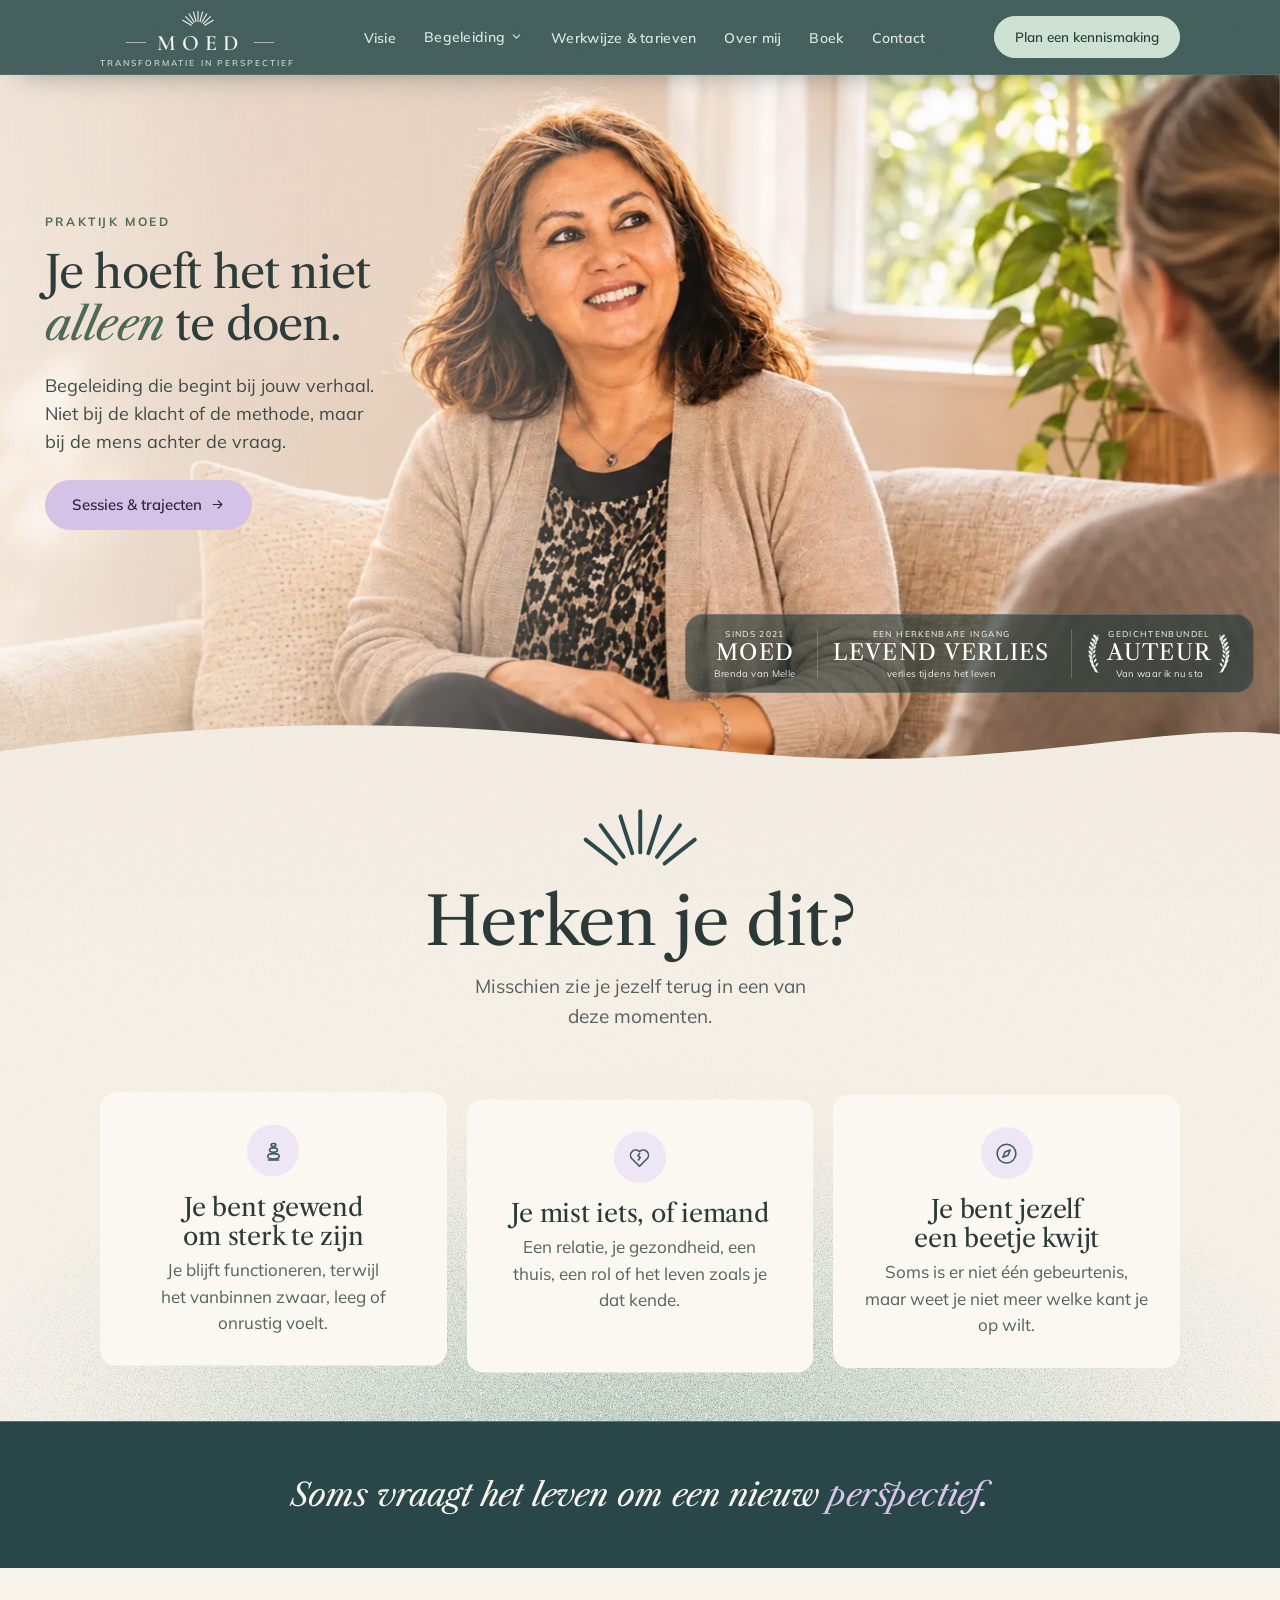
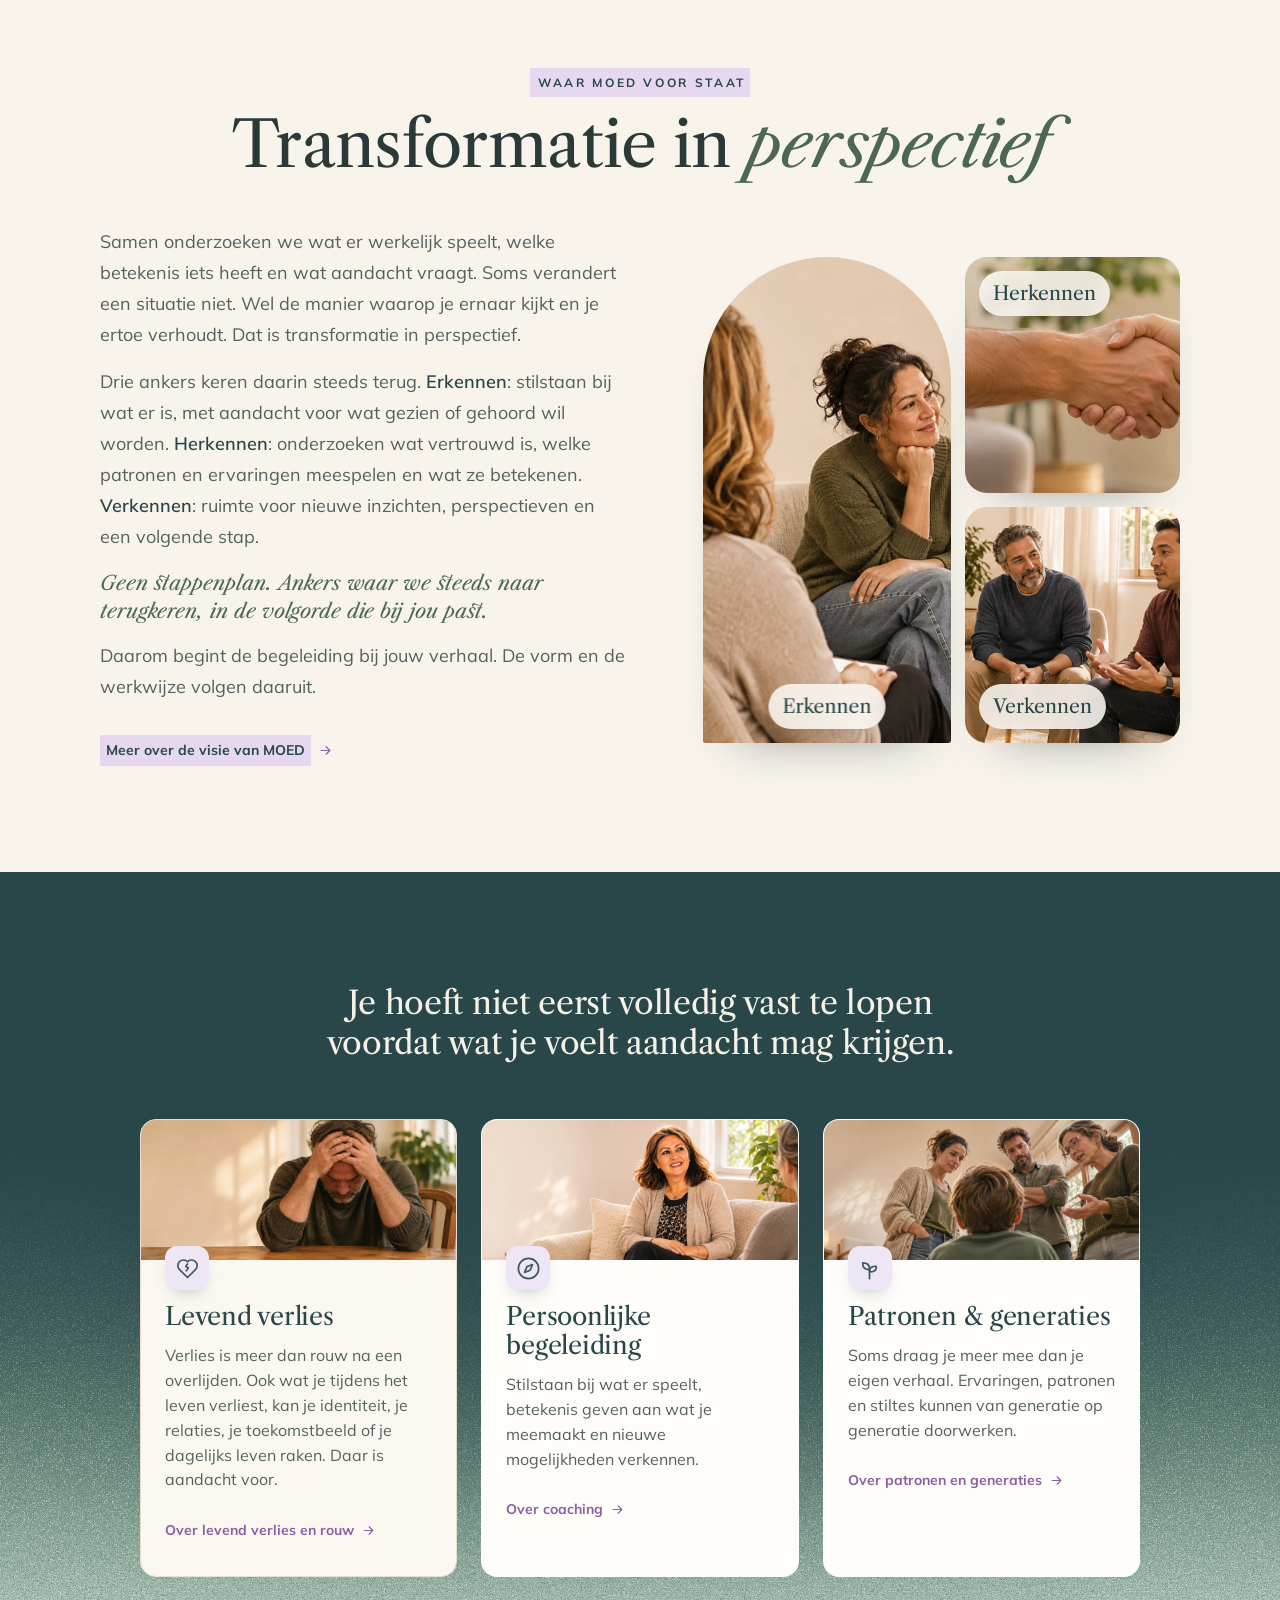
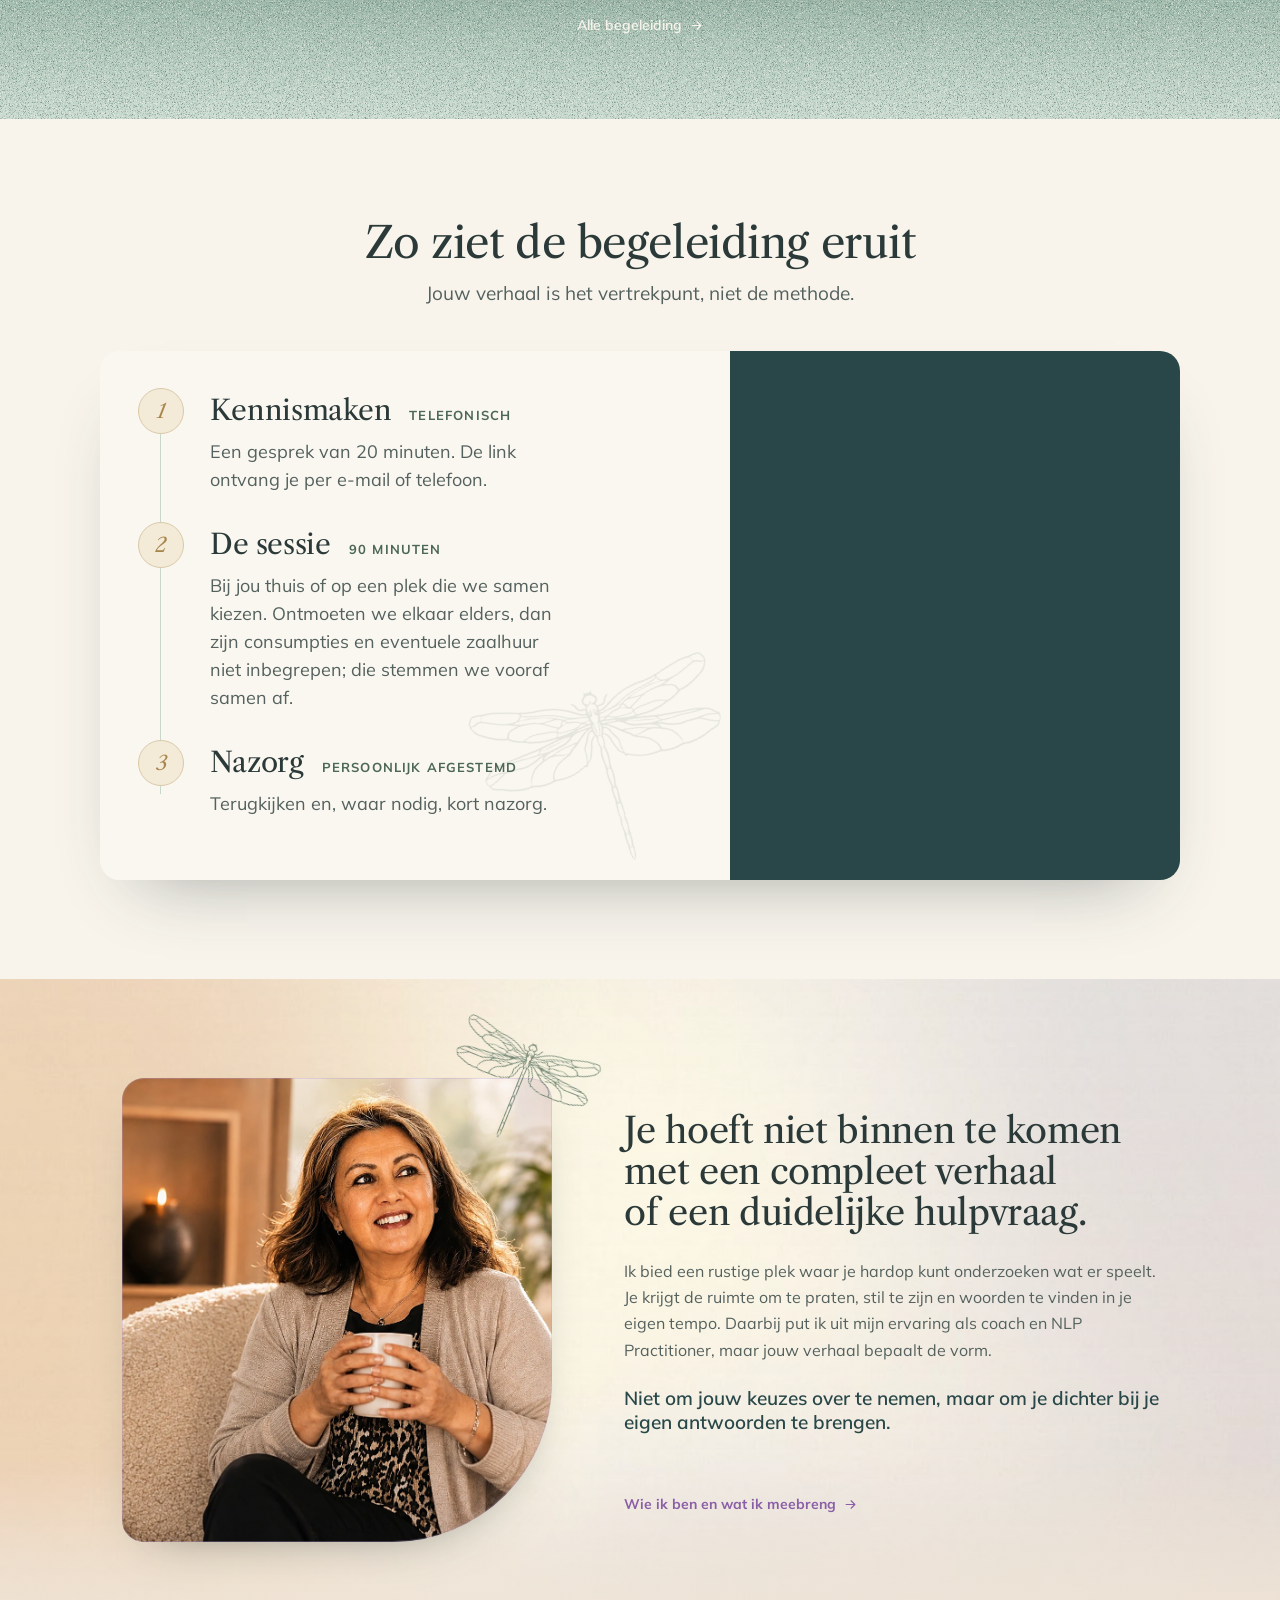
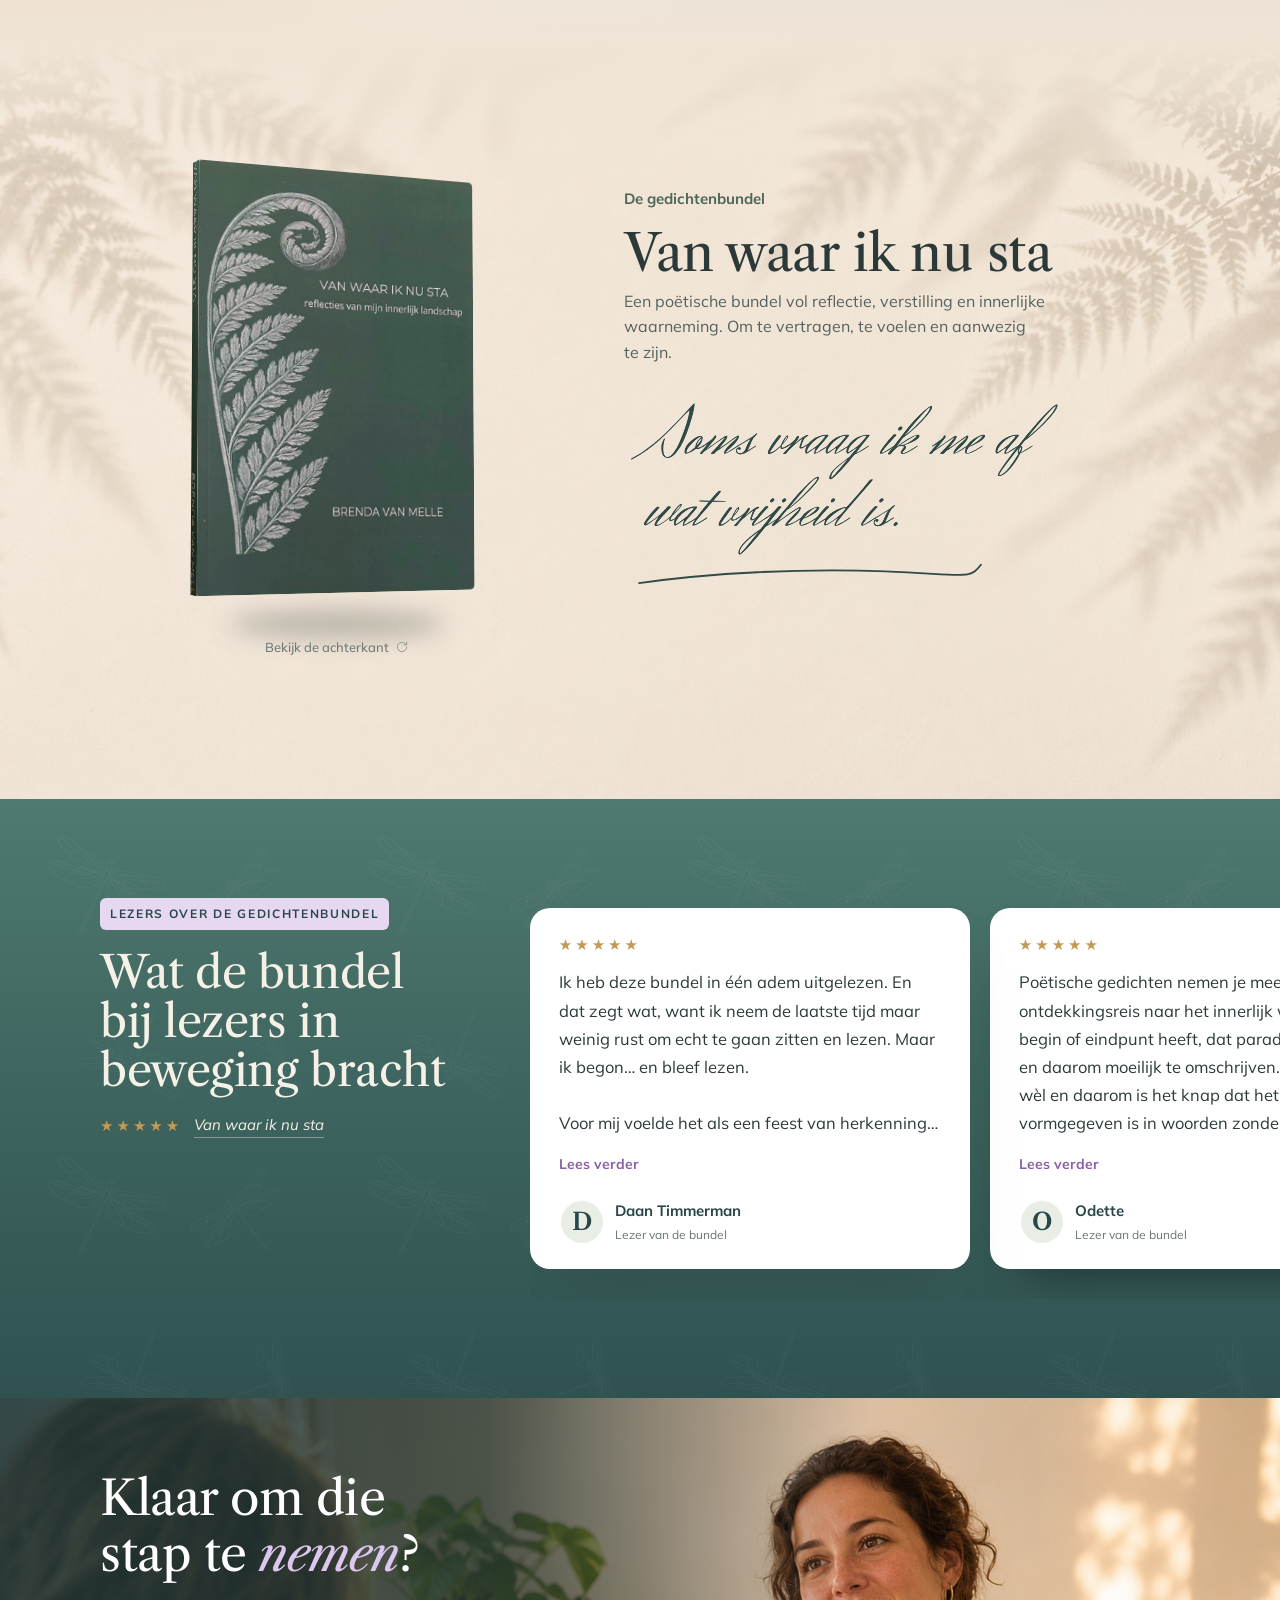
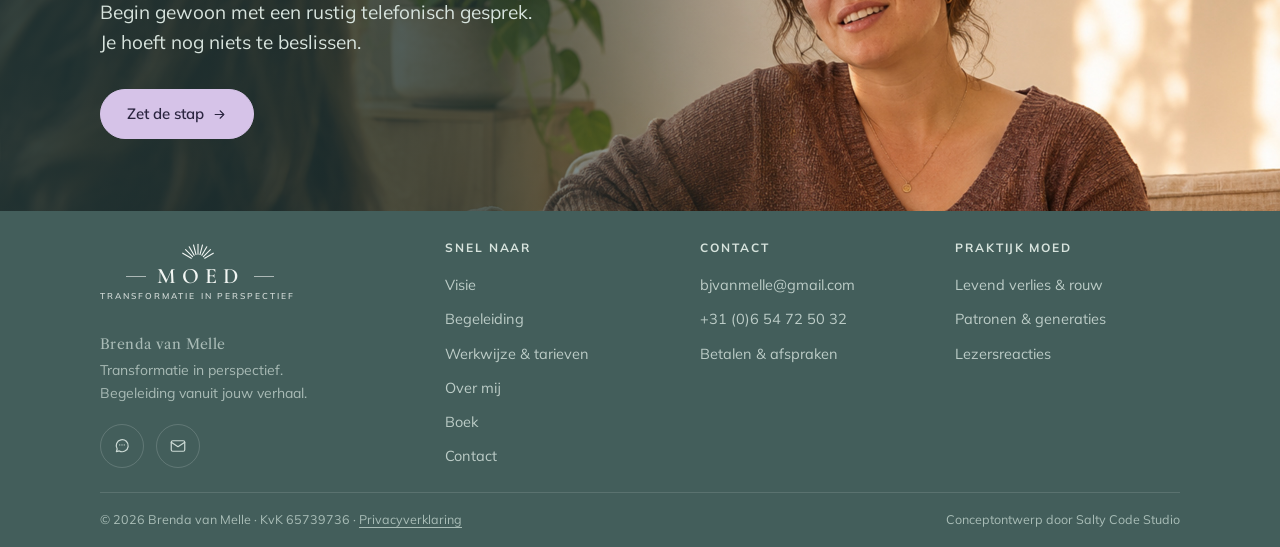
<file: index.html>
<!doctype html>
<html lang="nl">
<head>
<meta charset="utf-8">
<meta name="viewport" content="width=device-width, initial-scale=1">
<title>Brenda van Melle · Trauma, rouw, verlies &amp; life coaching</title>
<meta name="description" content="Praktijk MOED, transformatie in perspectief. Begeleiding door Brenda van Melle die begint bij jouw verhaal: bij levend verlies, rouw en patronen die je meedraagt.">
<!-- Concept preview: remove this line at launch so the site can be found in search. -->
<meta name="robots" content="noindex, nofollow">
<link rel="preconnect" href="https://fonts.googleapis.com">
<link rel="preconnect" href="https://fonts.gstatic.com" crossorigin>
<link href="https://fonts.googleapis.com/css2?family=Libre+Caslon+Text:ital,wght@0,400;0,700;1,400&family=Mulish:wght@300;400;500;600;700&family=Caveat:wght@400;500;600&family=Cormorant+Garamond:wght@600&family=Herr+Von+Muellerhoff&display=swap" rel="stylesheet">
<link rel="preload" as="image" href="assets/img/photo/hero-brenda-gesprek.webp">
<link rel="stylesheet" href="assets/site.css">
<link rel="stylesheet" href="assets/design-b.css?v=374">
<script type="application/ld+json">
{"@context":"https://schema.org","@type":"ProfessionalService","name":"Praktijk MOED","slogan":"Transformatie in perspectief","description":"Praktijk MOED, transformatie in perspectief. Begeleiding door Brenda van Melle bij levend verlies, rouw en patronen die van generatie op generatie doorwerken. Bij jou thuis of op een passende plek.","email":"bjvanmelle@gmail.com","telephone":"+31654725032","founder":{"@type":"Person","name":"Brenda van Melle","jobTitle":"Rouw- en verliescoach, NLP practitioner, professioneel respijtzorgverlener, adviseur diversiteit en inclusie, spreker"},"knowsAbout":["Rouwbegeleiding","Traumabegeleiding","Verliesbegeleiding","Trauma-informed coaching","Levenscoaching","NLP","Professionele respijtzorg","Systemisch werk","Familieopstellingen","Publiek spreken"],"address":{"@type":"PostalAddress","addressCountry":"NL"},"foundingDate":"2021","priceRange":"€195 - €585"}
</script>
</head>
<body>
<svg width="0" height="0" style="position:absolute" aria-hidden="true" focusable="false"><symbol id="dragonfly" viewBox="0 0 120 120"><g fill="none" stroke="currentColor" stroke-width="1.1" stroke-linecap="round" stroke-linejoin="round"><path d="M56 27C40 18 18 14 6 19c-4 3-1 8 8 9 14 2 30 3 42 3Z"/><path d="M56 29C40 24 22 21 8 22" opacity=".55"/><path d="M56 34c-14 0-34 4-46 12-3 4 1 7 8 5 14-4 28-10 38-14Z"/><path d="M56 35.5C42 38 26 43 12 48" opacity=".55"/><g transform="translate(120 0) scale(-1 1)"><path d="M56 27C40 18 18 14 6 19c-4 3-1 8 8 9 14 2 30 3 42 3Z"/><path d="M56 29C40 24 22 21 8 22" opacity=".55"/><path d="M56 34c-14 0-34 4-46 12-3 4 1 7 8 5 14-4 28-10 38-14Z"/><path d="M56 35.5C42 38 26 43 12 48" opacity=".55"/></g><circle cx="60" cy="16" r="5"/><ellipse cx="60" cy="30" rx="5.5" ry="9"/><path d="M58 39c-.5 31 .5 56 1.3 73h1.4c.8-17 1.8-42 1.3-73Z"/><path d="M58.4 50h3.2"/><path d="M58.4 60h3.2"/><path d="M58.4 70h3.2"/><path d="M58.4 80h3.2"/><path d="M58.4 90h3.2"/><path d="M58.4 100h3.2"/></g></symbol><symbol id="laurel" viewBox="0 0 24 64"><path d="M18 62C8 52 6 36 9 22 11 13 14 7 18 2" fill="none" stroke="currentColor" stroke-width="1.2" stroke-linecap="round"/><g fill="currentColor"><ellipse cx="13.4" cy="57.5" rx="1.9" ry="4.6" transform="rotate(-28 13.4 57.5)"/><ellipse cx="9.6" cy="51.0" rx="1.9" ry="4.6" transform="rotate(-30 9.6 51.0)"/><ellipse cx="15.6" cy="49.3" rx="1.5" ry="3.4" transform="rotate(36 15.6 49.3)"/><ellipse cx="7.0" cy="44.0" rx="1.9" ry="4.6" transform="rotate(-32 7.0 44.0)"/><ellipse cx="13.0" cy="42.3" rx="1.5" ry="3.4" transform="rotate(34 13.0 42.3)"/><ellipse cx="5.6" cy="37.0" rx="1.9" ry="4.6" transform="rotate(-34 5.6 37.0)"/><ellipse cx="11.6" cy="35.3" rx="1.5" ry="3.4" transform="rotate(32 11.6 35.3)"/><ellipse cx="5.4" cy="30.0" rx="1.9" ry="4.6" transform="rotate(-36 5.4 30.0)"/><ellipse cx="11.4" cy="28.3" rx="1.5" ry="3.4" transform="rotate(30 11.4 28.3)"/><ellipse cx="6.2" cy="23.0" rx="1.9" ry="4.6" transform="rotate(-38 6.2 23.0)"/><ellipse cx="12.2" cy="21.3" rx="1.5" ry="3.4" transform="rotate(28 12.2 21.3)"/><ellipse cx="8.0" cy="16.3" rx="1.9" ry="4.6" transform="rotate(-40 8.0 16.3)"/><ellipse cx="14.0" cy="14.6" rx="1.5" ry="3.4" transform="rotate(26 14.0 14.6)"/><ellipse cx="10.4" cy="10.1" rx="1.9" ry="4.6" transform="rotate(-42 10.4 10.1)"/><ellipse cx="16.4" cy="8.4" rx="1.5" ry="3.4" transform="rotate(24 16.4 8.4)"/><ellipse cx="13.2" cy="4.5" rx="1.9" ry="4.6" transform="rotate(-44 13.2 4.5)"/></g></symbol></svg>

<!-- ============ HEADER ============ -->
<header class="site-head" id="head">
  <div class="wrap nav">
    <a class="brand" href="#top" aria-label="MOED, Brenda van Melle, home">
      <span class="moed">
        <svg class="moed-rays" viewBox="10 4 40 20" fill="none" stroke="currentColor" stroke-width="1" stroke-linecap="round" aria-hidden="true"><line x1="30" y1="17" x2="30" y2="8"/><line x1="28.2" y1="17.2" x2="25.9" y2="8.5"/><line x1="31.8" y1="17.2" x2="34.1" y2="8.5"/><line x1="26.5" y1="17.9" x2="22" y2="10.1"/><line x1="33.5" y1="17.9" x2="38" y2="10.1"/><line x1="25.1" y1="19.1" x2="18.7" y2="12.7"/><line x1="34.9" y1="19.1" x2="41.3" y2="12.7"/><line x1="23.9" y1="20.5" x2="16.1" y2="16"/><line x1="36.1" y1="20.5" x2="43.9" y2="16"/></svg>
        <span class="moed-word">MOED</span>
        <span class="moed-tag">Transformatie in perspectief</span>
      </span>
    </a>
    <nav aria-label="Hoofdmenu">
      <ul class="nav-links">
        <li><a href="praktijk-moed.html">Visie</a></li>
        <li class="has-dd"><a href="coaching.html" aria-haspopup="true">Begeleiding <svg class="dd-caret" viewBox="0 0 24 24" fill="none" stroke="currentColor" stroke-width="2" stroke-linecap="round" stroke-linejoin="round" aria-hidden="true"><path d="m6 9 6 6 6-6"/></svg></a>
          <div class="nav-dd" role="menu">
            <a role="menuitem" href="coaching.html"><span class="dd-t">Alle begeleiding</span></a>
            <a role="menuitem" href="rouw-en-verlies.html"><span class="dd-t">Levend verlies &amp; rouw</span></a>
            <a role="menuitem" href="innerlijke-groei.html"><span class="dd-t">Patronen &amp; generaties</span></a>
            <a role="menuitem" href="richting-en-zingeving.html"><span class="dd-t">Persoonlijke coaching</span></a>
            <a role="menuitem" href="systemische-begeleiding.html"><span class="dd-t">Systemisch werk</span></a>
            <a role="menuitem" href="familieopstellingen.html"><span class="dd-t">Familieopstellingen</span></a>
          </div>
        </li>
        <li><a href="werkwijze.html">Werkwijze &amp; tarieven</a></li>
        <li><a href="over-brenda.html">Over mij</a></li>
        <li><a href="boek.html">Boek</a></li>
        <li><a href="contact.html">Contact</a></li>
      </ul>
    </nav>
    <div class="nav-cta">
      <a class="btn btn-header" href="contact.html#kennismaken">Plan een kennismaking</a>
      <button class="menu-btn" id="menuBtn" aria-label="Menu openen" aria-expanded="false">
        <svg viewBox="0 0 24 24" fill="none" stroke="currentColor" stroke-width="1.7" stroke-linecap="round"><path d="M4 7h16M4 12h16M4 17h16"/></svg>
      </button>
    </div>
  </div>
</header>

<nav class="mobile-menu" id="mobileMenu" aria-label="Mobiel menu">
  <a href="praktijk-moed.html">Visie</a>
  <a href="coaching.html">Begeleiding</a>
  <a href="werkwijze.html">Werkwijze &amp; tarieven</a>
  <a href="over-brenda.html">Over mij</a>
  <a href="boek.html">Boek</a>
  <a href="contact.html">Contact</a>
  <a class="btn btn-header" href="contact.html#kennismaken">Plan een kennismaking</a>
</nav>

<main id="top">

<!-- ============ HERO ============ -->
<section class="hero">
  <div class="hero-bg" aria-hidden="true"></div>
  <div class="wrap hero-grid">
    <div class="hero-copy hero-in">
      <span class="eyebrow">Praktijk MOED</span>
      <h1>Je hoeft het niet <em>alleen</em> te doen.</h1>
      <p class="hero-lead">Begeleiding die begint bij jouw verhaal. Niet bij de klacht of de methode, maar bij de mens achter de vraag.</p>
      <div class="hero-actions">
        <a class="btn btn-primary btn-lg" href="#intake">Sessies &amp; trajecten
          <svg viewBox="0 0 24 24" fill="none" stroke="currentColor" stroke-width="1.7" stroke-linecap="round" stroke-linejoin="round"><path d="M5 12h14M13 6l6 6-6 6"/></svg>
        </a>
      </div>
    </div>
  </div>
    <ul class="hero-awards" aria-label="Praktijk MOED in het kort">
    <li class="award award--plain"><span class="award-text"><span class="award-top">Sinds 2021</span><span class="award-big">MOED</span><span class="award-sub">Brenda van Melle</span></span></li>
    <li class="award award--plain"><span class="award-text"><span class="award-top">Een herkenbare ingang</span><span class="award-big">Levend verlies</span><span class="award-sub">verlies tijdens het leven</span></span></li>
    <li class="award"><svg class="laurel" aria-hidden="true"><use href="#laurel"/></svg><span class="award-text"><span class="award-top">Gedichtenbundel</span><span class="award-big">Auteur</span><span class="award-sub">Van waar ik nu sta</span></span><svg class="laurel flip" aria-hidden="true"><use href="#laurel"/></svg></li>
  </ul>
</section>

<!-- ============ RECOGNITION ============ -->
<section class="values">
  <div class="fluid" aria-hidden="true"><span class="f1"></span><span class="f2"></span><span class="f3"></span><span class="f4"></span><span class="f5"></span><span class="fgrain"></span></div>
  <svg class="section-wave" viewBox="0 0 1440 72" preserveAspectRatio="none" aria-hidden="true">
    <defs>
      <linearGradient id="sectionWaveGradient" x1="0" y1="0" x2="1" y2="0">
        <stop offset="0%" stop-color="#f8f4ec"/>
        <stop offset="58%" stop-color="#f8f4ec"/>
        <stop offset="100%" stop-color="#f8f4ec"/>
      </linearGradient>
    </defs>
    <path fill="url(#sectionWaveGradient)" d="M0 48C178 18 354 7 544 20c205 14 338 49 536 34 168-13 270-40 360-28v46H0Z"/>
  </svg>
  <div class="wrap herken">
    <div class="herken-intro reveal">
      <svg class="herken-rays" viewBox="200 425 850 440" aria-hidden="true" focusable="false"><g fill="none" stroke="currentColor" stroke-width="28" stroke-linecap="round"><line x1="627" y1="455" x2="627" y2="752" pathLength="1" style="--i:0"/><line x1="484" y1="492" x2="569" y2="758" pathLength="1" style="--i:0"/><line x1="770" y1="492" x2="685" y2="758" pathLength="1" style="--i:1"/><line x1="341" y1="556" x2="507" y2="784" pathLength="1" style="--i:1"/><line x1="913" y1="556" x2="747" y2="784" pathLength="1" style="--i:2"/><line x1="233" y1="660" x2="452" y2="832" pathLength="1" style="--i:2"/><line x1="1020" y1="660" x2="802" y2="832" pathLength="1" style="--i:3"/></g></svg>
      <h2>Herken je dit?</h2>
      <p>Misschien zie je jezelf terug in een van deze momenten.</p>
    </div>
    <ul class="herken-list">
      <li class="reveal"><span class="herken-ic" aria-hidden="true"><svg viewBox="0 0 24 24" fill="none" stroke="currentColor" stroke-width="1.5" stroke-linecap="round" stroke-linejoin="round"><path d="M7 20.5h10"/><ellipse cx="12" cy="17" rx="5.5" ry="2.6"/><ellipse cx="12" cy="11" rx="3.8" ry="2.1"/><ellipse cx="12" cy="6.2" rx="2.3" ry="1.5"/></svg></span><div><h3>Je bent gewend om sterk te zijn</h3><p>Je blijft functioneren, terwijl het vanbinnen zwaar, leeg of onrustig voelt.</p></div></li>
      <li class="reveal d1"><span class="herken-ic" aria-hidden="true"><svg viewBox="0 0 24 24" fill="none" stroke="currentColor" stroke-width="1.5" stroke-linecap="round" stroke-linejoin="round"><path d="M12 20 4.5 12.6a5 5 0 0 1 7.5-6.6 5 5 0 0 1 7.5 6.6L12 20Z"/><path d="m12 8-1.5 2 2.2 1.5L11 14"/></svg></span><div><h3>Je mist iets, of iemand</h3><p>Een relatie, je gezondheid, een thuis, een rol of het leven zoals je dat kende.</p></div></li>
      <li class="reveal d2"><span class="herken-ic" aria-hidden="true"><svg viewBox="0 0 24 24" fill="none" stroke="currentColor" stroke-width="1.5" stroke-linecap="round" stroke-linejoin="round"><circle cx="12" cy="12" r="9"/><path d="m8.5 15.5 2-5 5-2-2 5-5 2Z"/></svg></span><div><h3>Je bent jezelf een beetje kwijt</h3><p>Soms is er niet één gebeurtenis, maar weet je niet meer welke kant je op wilt.</p></div></li>
    </ul>
    <div class="herken-banner reveal">
    <blockquote class="herken-quote reveal">Soms vraagt het leven om een nieuw <em>perspectief</em>.</blockquote>
    </div>
  </div>
</section>

<!-- ============ VISION ============ -->
<section class="vision section" id="visie" aria-labelledby="visionTitle">
  <div class="wrap">
    <div class="vision-head reveal">
      <span class="eyebrow">Waar MOED voor staat</span>
      <h2 id="visionTitle">Transformatie in <em>perspectief</em></h2>
    </div>
    <div class="vision-grid vision-grid--arch">
      <div class="vision-story reveal">
      <p>Samen onderzoeken we wat er werkelijk speelt, welke betekenis iets heeft en wat aandacht vraagt. Soms verandert een situatie niet. Wel de manier waarop je ernaar kijkt en je ertoe verhoudt. Dat is transformatie in perspectief.</p>
      <p>Drie ankers keren daarin steeds terug. <strong>Erkennen</strong>: stilstaan bij wat er is, met aandacht voor wat gezien of gehoord wil worden. <strong>Herkennen</strong>: onderzoeken wat vertrouwd is, welke patronen en ervaringen meespelen en wat ze betekenen. <strong>Verkennen</strong>: ruimte voor nieuwe inzichten, perspectieven en een volgende stap.</p>
      <p class="anchors-note">Geen stappenplan. Ankers waar we steeds naar terugkeren, in de volgorde die bij jou past.</p>
      <p>Daarom begint de begeleiding bij jouw verhaal. De vorm en de werkwijze volgen daaruit.</p>
      <a class="link-more" href="praktijk-moed.html"><span class="hl-link">Meer over de visie van MOED</span> <svg viewBox="0 0 24 24" fill="none" stroke="currentColor" stroke-width="1.8" stroke-linecap="round" stroke-linejoin="round"><path d="M5 12h14M13 6l6 6-6 6"/></svg></a>
    </div>
      <div class="vision-collage reveal d1">
        <figure class="vc vc-a"><img src="assets/img/photo/visie-kring.webp" alt="Brenda in gesprek met een kleine groep" loading="lazy"><figcaption>Erkennen</figcaption></figure>
        <figure class="vc vc-b"><img src="assets/img/photo/contact-handdruk.webp?v=2" alt="Een warme handdruk bij de kennismaking" loading="lazy"><figcaption>Herkennen</figcaption></figure>
        <figure class="vc vc-c"><img src="assets/img/photo/visie-kring.webp" alt="Een kleine groep in gesprek, in een kring" loading="lazy"><figcaption>Verkennen</figcaption></figure>
      </div>
    </div>
  </div>
</section>

<!-- ============ PATTERN UNDERNEATH ============ -->
<section class="pattern section" id="coaching">
  <div class="wrap pattern-grid">
    <div class="pattern-quote reveal">
      <h2>Je hoeft niet eerst volledig vast te lopen voordat wat je voelt aandacht mag krijgen.</h2>
    </div>
    <div class="svc-grid">
      <article class="svc svc--lead reveal"><figure class="svc-photo"><img src="assets/img/photo/topic-rouw.webp" alt="Een man met zijn hoofd in zijn handen" loading="lazy"></figure>
        <span class="ic"><svg viewBox="0 0 24 24" fill="none" stroke="currentColor" stroke-width="1.5" stroke-linecap="round" stroke-linejoin="round"><path d="M12 20 4.5 12.6a5 5 0 0 1 7.5-6.6 5 5 0 0 1 7.5 6.6L12 20Z"/><path d="m12 8-1.5 2 2.2 1.5L11 14"/></svg></span>
        <h3>Levend verlies</h3>
        <p>Verlies is meer dan rouw na een overlijden. Ook wat je tijdens het leven verliest, kan je identiteit, je relaties, je toekomstbeeld of je dagelijks leven raken. Daar is aandacht voor.</p>
        <a class="svc-pick link-more" href="rouw-en-verlies.html">Over levend verlies en rouw <svg viewBox="0 0 24 24" fill="none" stroke="currentColor" stroke-width="1.8" stroke-linecap="round" stroke-linejoin="round"><path d="M5 12h14M13 6l6 6-6 6"/></svg></a>
      </article>
      <article class="svc reveal d1"><figure class="svc-photo svc-photo--gesprek"><img src="assets/img/photo/hero-brenda-gesprek.webp" alt="Brenda in gesprek met een cliënt" loading="lazy"></figure>
        <span class="ic"><svg viewBox="0 0 24 24" fill="none" stroke="currentColor" stroke-width="1.5" stroke-linecap="round" stroke-linejoin="round"><circle cx="12" cy="12" r="9"/><path d="m8.5 15.5 2-5 5-2-2 5-5 2Z"/></svg></span>
        <h3>Persoonlijke begeleiding</h3>
        <p>Stilstaan bij wat er speelt, betekenis geven aan wat je meemaakt en nieuwe mogelijkheden verkennen.</p>
        <a class="svc-pick link-more" href="richting-en-zingeving.html">Over coaching <svg viewBox="0 0 24 24" fill="none" stroke="currentColor" stroke-width="1.8" stroke-linecap="round" stroke-linejoin="round"><path d="M5 12h14M13 6l6 6-6 6"/></svg></a>
      </article>
      <article class="svc reveal d2"><figure class="svc-photo svc-photo--familie"><img src="assets/img/photo/familie-generaties.webp" alt="Een familie in gesprek met elkaar, drie volwassenen rond een kind" loading="lazy"></figure>
        <span class="ic"><svg viewBox="0 0 24 24" fill="none" stroke="currentColor" stroke-width="1.5" stroke-linecap="round" stroke-linejoin="round"><path d="M12 21v-9"/><path d="M12 12c0-3-2-5-6-5v1c0 3 2 5 6 5Z"/><path d="M12 14c0-3 2-4 6-4v1c0 3-2 4-6 4Z"/></svg></span>
        <h3>Patronen &amp; generaties</h3>
        <p>Soms draag je meer mee dan je eigen verhaal. Ervaringen, patronen en stiltes kunnen van generatie op generatie doorwerken.</p>
        <a class="svc-pick link-more" href="innerlijke-groei.html">Over patronen en generaties <svg viewBox="0 0 24 24" fill="none" stroke="currentColor" stroke-width="1.8" stroke-linecap="round" stroke-linejoin="round"><path d="M5 12h14M13 6l6 6-6 6"/></svg></a>
      </article>
    </div>
    <p class="svc-all reveal"><a class="link-more" href="coaching.html">Alle begeleiding <svg viewBox="0 0 24 24" fill="none" stroke="currentColor" stroke-width="1.8" stroke-linecap="round" stroke-linejoin="round" aria-hidden="true"><path d="M5 12h14M13 6l6 6-6 6"/></svg></a></p>
  </div>
</section>

<!-- ============ PRACTICAL INFORMATION ============ -->
<section class="practical practical--home" id="begeleiding" aria-labelledby="practicalTitle">
  <div class="wrap practical-pin">
    <header class="practical-head reveal">
      <h2 id="practicalTitle">Zo ziet de begeleiding eruit</h2>
      <p>Jouw verhaal is het vertrekpunt, niet de methode.</p>
    </header>
    <div class="practical-card reveal d1">
      <div class="practical-flow">
        <div class="journey">
          <article class="journey-item">
            <span class="step-ic" aria-hidden="true"><svg viewBox="0 0 24 24" fill="none" stroke="currentColor" stroke-width="1.6" stroke-linecap="round" stroke-linejoin="round"><path d="M5 4h3.5l1.5 4.5-2.2 1.4a11 11 0 0 0 5.3 5.3l1.4-2.2L19 14.5V18a2 2 0 0 1-2 2A15 15 0 0 1 3 6a2 2 0 0 1 2-2Z"/></svg></span>
            <h3><span class="step-num">01</span>Kennismaken</h3>
            <span class="journey-meta">Telefonisch</span>
            <p>Een gesprek van 20 minuten. De link ontvang je per e-mail of telefoon.</p>
          </article>
          <article class="journey-item">
            <span class="step-ic" aria-hidden="true"><svg viewBox="0 0 24 24" fill="none" stroke="currentColor" stroke-width="1.6" stroke-linecap="round" stroke-linejoin="round"><path d="M4 11.5 12 5l8 6.5"/><path d="M6.5 10v9h11v-9"/><path d="M10 19v-5h4v5"/></svg></span>
            <h3><span class="step-num">02</span>De sessie</h3>
            <span class="journey-meta">90 minuten</span>
            <p>Bij jou thuis of op een plek die we samen kiezen. Ontmoeten we elkaar elders, dan zijn consumpties en eventuele zaalhuur niet inbegrepen; die stemmen we vooraf samen af.</p>
          </article>
          <article class="journey-item">
            <span class="step-ic" aria-hidden="true"><svg viewBox="0 0 24 24" fill="none" stroke="currentColor" stroke-width="1.6" stroke-linecap="round" stroke-linejoin="round"><path d="M12 21v-9"/><path d="M12 12c0-3-2-5-6-5v1c0 3 2 5 6 5Z"/><path d="M12 14c0-3 2-4 6-4v1c0 3-2 4-6 4Z"/></svg></span>
            <h3><span class="step-num">03</span>Nazorg</h3>
            <span class="journey-meta">Persoonlijk afgestemd</span>
            <p>Terugkijken en, waar nodig, kort nazorg.</p>
          </article>
        </div>
      </div>
      <aside class="rate-panel" id="investering" aria-label="Tarieven">
        <span class="eyebrow">Investering in jezelf</span>
        <div class="rate-row" data-plan="kennis">
          <p class="rate-name">Kennismaken<span>Korte telefonische verkenning</span></p>
          <p class="rate-amount rate-amount--soft">20 min</p>
        </div>
        <div class="rate-row" data-plan="sessie">
          <p class="rate-name">Losse sessie<span>Persoonlijke begeleiding</span></p>
          <p class="rate-amount">€195</p>
        </div>
        <div class="rate-row is-featured" data-plan="traject">
          <p class="rate-name">Traject <em class="rate-badge">Aanbevolen</em><span>Drie sessies, niet verplicht</span></p>
          <p class="rate-amount">€585</p>
        </div>
        <details class="practical-details">
          <summary>Annuleren &amp; betalen</summary>
          <div><p>Je betaalt de sessie vooraf, bij het boeken. Een factuur kun je altijd aanvragen.</p><p>Reiskosten €0,35 per km, parkeren tegen kostprijs.</p><p>Verzetten of annuleren kan kosteloos tot 48 uur vooraf. Daarna ontvang je 50% terug; binnen 24 uur of bij niet verschijnen vervalt het bedrag. Bij overmacht zoeken we samen een oplossing.</p><p><a class="rate-more" href="werkwijze.html#afspraken">Meer over betalen en locatie</a></p></div>
        </details>
        <a class="btn btn-light rate-cta" href="#contact">Plan een kennismaking <svg viewBox="0 0 24 24" fill="none" stroke="currentColor" stroke-width="1.7" stroke-linecap="round" stroke-linejoin="round"><path d="M5 12h14M13 6l6 6-6 6"/></svg></a>
      </aside>
        <form class="intake-card intake-inline" id="intakeInline" novalidate hidden aria-label="Kennismaking aanvragen">
          <input type="hidden" name="investering" value="">
          <button type="button" class="intake-back">← Terug naar de stappen</button>
          <div class="intake-head">
            <h3>Vertel me kort wat er speelt</h3>
            <p>Zodat het eerste gesprek meteen over jou kan gaan. Er wordt niets opgeslagen: je antwoorden gaan alleen naar mij, via je eigen WhatsApp of e-mail.</p>
          </div>
          <fieldset class="q q-wide"><legend>Waar wil je mee aan de slag?</legend><div class="chips"><label class="chip"><input type="checkbox" name="traject" value="Levend verlies of rouw"><span>Levend verlies of rouw</span></label><label class="chip"><input type="checkbox" name="traject" value="Patronen of familie"><span>Patronen of familie</span></label><label class="chip"><input type="checkbox" name="traject" value="Richting in mijn leven"><span>Richting in mijn leven</span></label><label class="chip"><input type="checkbox" name="traject" value="Weet ik nog niet"><span>Weet ik nog niet</span></label></div></fieldset>
          <div class="q"><label for="intakeNameH">Hoe mag ik je noemen?</label><input id="intakeNameH" name="naam" type="text" autocomplete="given-name" required></div>
          <div class="q"><label for="intakePhoneH">Je telefoonnummer <span class="opt">(optioneel)</span></label><input id="intakePhoneH" name="telefoon" type="tel" autocomplete="tel" inputmode="tel"></div>
          <div class="q q-wide"><label for="intakeWhatH">Wat speelt er op dit moment?</label><textarea id="intakeWhatH" name="wat" rows="3" required placeholder="Een paar zinnen is genoeg."></textarea></div>
          <fieldset class="q"><legend>Hoe lang speelt dit al?</legend><div class="chips"><label class="chip"><input type="radio" name="duur" value="Pas kort"><span>Pas kort</span></label><label class="chip"><input type="radio" name="duur" value="Enkele maanden"><span>Enkele maanden</span></label><label class="chip"><input type="radio" name="duur" value="Langer dan een jaar"><span>Langer dan een jaar</span></label></div></fieldset>
          <fieldset class="q"><legend>Wanneer ben je goed bereikbaar?</legend><div class="chips"><label class="chip"><input type="checkbox" name="moment" value="Ochtend"><span>Ochtend</span></label><label class="chip"><input type="checkbox" name="moment" value="Middag"><span>Middag</span></label><label class="chip"><input type="checkbox" name="moment" value="Avond"><span>Avond</span></label></div></fieldset>
          <div class="q q-wide"><label for="intakeHopeH">Wat hoop je dat de begeleiding je brengt? <span class="opt">(optioneel)</span></label><textarea id="intakeHopeH" name="hoop" rows="2"></textarea></div>
          <p class="intake-error" role="alert" hidden>Vul je naam en wat er speelt in, dan kan ik me goed voorbereiden.</p>
          <p class="intake-done" role="status" hidden></p>
          <div class="intake-actions">
            <button class="btn btn-primary" type="submit" data-via="whatsapp"><svg class="lead-ic" viewBox="0 0 24 24" fill="none" stroke="currentColor" stroke-width="1.6" stroke-linecap="round" stroke-linejoin="round" aria-hidden="true"><path d="M4.5 19.5 5.6 16A8 8 0 1 1 8.4 18.6Z"/><path d="M9 10.5h.01M12 10.5h.01M15 10.5h.01"/></svg>Verstuur via WhatsApp</button>
            <button class="btn btn-ghost" type="submit" data-via="email">Verstuur via e-mail</button>
            <p class="intake-privacy">Je verstuurt het bericht zelf; je ziet het eerst nog voordat het weggaat.</p>
          </div>
        </form>
    </div>
    <p class="practical-scrollhint" aria-hidden="true">Scroll verder <span>↓</span></p>
  </div>
</section>

<!-- ============ OVER BRENDA ============ -->
<section class="about section" id="over">
  <div class="wrap about-grid">
    <div class="about-media reveal">
      <span class="about-dragon" aria-hidden="true"></span>
      <div class="frame"><img src="assets/img/brenda.webp" width="1537" height="1023" loading="lazy" alt="Brenda van Melle, ontspannen met een kop thee in een warme huiskamer" decoding="async"></div>
    </div>
    <div class="about-copy reveal d1">
      <h2>Je hoeft niet binnen te komen met een compleet verhaal of een duidelijke hulpvraag.</h2>
      <p>Ik bied een rustige plek waar je hardop kunt onderzoeken wat er speelt. Je krijgt de ruimte om te praten, stil te zijn en woorden te vinden in je eigen tempo. Daarbij put ik uit mijn ervaring als coach en NLP Practitioner, maar jouw verhaal bepaalt de vorm.</p>
      <blockquote class="about-quote">Niet om jouw keuzes over te nemen, maar om je dichter bij je eigen antwoorden te brengen.</blockquote>
      <a class="link-more" href="over-brenda.html">Wie ik ben en wat ik meebreng <svg viewBox="0 0 24 24" fill="none" stroke="currentColor" stroke-width="1.8" stroke-linecap="round" stroke-linejoin="round"><path d="M5 12h14M13 6l6 6-6 6"/></svg></a>
    </div>
  </div>
</section>

<!-- ============ BOOK ============ -->
<section class="book section" id="boek">
  <div class="wrap book-grid">
    <div class="book-media reveal">
      <div class="book-magic" aria-hidden="true"><span class="book-glow"></span><span class="book-motes"><span style="--x:45%;--y:90%;--s:4px;--t:8.0s;--dl:-0.5s"></span><span style="--x:72%;--y:36%;--s:4px;--t:8.9s;--dl:-9.1s"></span><span style="--x:31%;--y:32%;--s:3px;--t:8.2s;--dl:-0.7s"></span><span style="--x:15%;--y:65%;--s:5px;--t:6.3s;--dl:-5.7s"></span><span style="--x:32%;--y:70%;--s:7px;--t:8.9s;--dl:-0.6s"></span><span style="--x:78%;--y:55%;--s:3px;--t:10.9s;--dl:-0.5s"></span><span style="--x:21%;--y:48%;--s:5px;--t:6.7s;--dl:-1.2s"></span><span style="--x:43%;--y:65%;--s:7px;--t:6.9s;--dl:-5.8s"></span><span style="--x:85%;--y:42%;--s:4px;--t:6.5s;--dl:-7.1s"></span><span style="--x:76%;--y:33%;--s:6px;--t:7.0s;--dl:-6.8s"></span><span style="--x:58%;--y:79%;--s:4px;--t:8.3s;--dl:-9.2s"></span><span style="--x:50%;--y:49%;--s:4px;--t:10.0s;--dl:-7.0s"></span><span style="--x:35%;--y:35%;--s:6px;--t:7.5s;--dl:-5.0s"></span><span style="--x:47%;--y:76%;--s:5px;--t:7.4s;--dl:-9.8s"></span><span style="--x:19%;--y:62%;--s:5px;--t:6.8s;--dl:-3.4s"></span><span style="--x:66%;--y:56%;--s:3px;--t:10.8s;--dl:-0.8s"></span></span></div>
      <div class="book3d-stage" id="book3d">
        <div class="book3d-float">
          <div class="book3d">
            <div class="b-face b-front"><img src="assets/img/boek-voor.webp" width="840" height="1176" alt="Voorkant van de gedichtenbundel Van waar ik nu sta van Brenda van Melle" decoding="async"></div>
            <div class="b-face b-back"><img src="assets/img/boek-achter.webp" width="840" height="1176" alt="Achterkant van de bundel met flaptekst en een korte biografie van Brenda van Melle" loading="lazy" decoding="async"></div>
            <div class="b-face b-spine"><img src="assets/img/boek-rug.webp" width="48" height="1176" alt="" decoding="async"></div>
            <div class="b-face b-pages"></div>
          </div>
        </div>
        <span class="book3d-shadow"></span>
      </div>
      <button class="book-flip" type="button" aria-pressed="false" aria-controls="book3d"><span class="to-back">Bekijk de achterkant</span><span class="to-front">Bekijk de voorkant</span><svg viewBox="0 0 24 24" fill="none" stroke="currentColor" stroke-width="1.7" stroke-linecap="round" stroke-linejoin="round" aria-hidden="true"><path d="M20 12a8 8 0 1 1-2.3-5.6"/><path d="M20 4v4.5h-4.5"/></svg></button>
    </div>
    <div class="book-copy reveal d1">
      <p class="book-kicker">De gedichtenbundel</p>
      <h2>Van waar ik nu sta</h2>
      <p>Een poëtische bundel vol reflectie, verstilling en innerlijke waarneming. Om te vertragen, te voelen en aanwezig te zijn.</p>
      <a class="book-hand" href="boek.html#poem-kies" aria-label="Uit het gedicht Wanneer ik kies: Soms vraag ik me af wat vrijheid is. Lees het fragment">
        <svg class="hand-svg" viewBox="-16 3 404 151" aria-hidden="true"><path d="M24.1 59.1L24.1 59.1Q26.5 59.1 29.5 55.2Q32.4 51.3 34.9 45.6Q37.4 39.9 39.6 33.8Q41.7 27.7 42.9 22.9Q44.1 18.2 44.1 17.3Q44.1 16.4 44 16.4L44 16.4Q43.4 16.4 36.7 23.5Q30.0 30.5 26.0 34.5Q22.0 38.5 16.7 43.3L16.7 43.3Q5.7 53.3-8.4 61.1L-8.4 61.1Q-8.7 61.2-9.1 61.2Q-9.5 61.2-9.5 61.0Q-9.5 60.7-9.1 60.5L-9.1 60.5Q0.4 55.7 9.7 48.1L9.7 48.1Q19.2 40.2 25.1 34.2Q31.0 28.2 34.1 25.0Q37.2 21.7 41.4 17.2Q45.7 12.6 47.9 10.2L47.9 10.2Q48.3 9.9 48.5 9.9Q48.8 9.9 48.8 10.2L48.8 10.2Q48.8 12.2 47.6 17.7Q46.4 23.1 44 30.3Q41.6 37.5 38.7 44.2Q35.7 50.8 31.7 55.4Q27.7 60.0 23.6 60.0L23.6 60.0Q21.2 60.0 19.7 57.4Q18.3 54.8 18.3 50.6Q18.3 46.4 20.3 42.9L20.3 42.9Q20.8 42.0 21.2 42.0L21.2 42.0Q21.5 42.0 21.7 42.5L21.7 42.5Q21.0 43.6 20.5 46.2Q20 48.9 20 51.6L20 51.6Q20 59.1 24.1 59.1Z"/><path d="M55.3 41.6L55.3 41.6L55.3 41.5Q54.0 42.2 52.4 44.6Q50.9 47.0 50.7 48.7L50.7 48.7Q55.3 44.0 55.3 41.6ZM41.6 55.0L41.6 55.0Q44.1 55.0 49.5 49.9L49.5 49.9L49.5 49.5Q49.5 47.6 51.5 44.6Q53.4 41.7 55.0 40.9L55.0 40.9Q54.8 40.7 54.5 40.7L54.5 40.7Q52.1 40.7 46.7 46.1Q41.2 51.6 41.2 54.6L41.2 54.6Q41.2 55.0 41.6 55.0ZM39.6 54.1L39.6 54.1Q39.6 49.3 45.2 44.5Q50.7 39.7 54.4 39.7L54.4 39.7Q56.2 39.7 56.2 41.3L56.2 41.3Q56.2 45.9 51.3 50.4L51.3 50.4Q51.7 50.6 52.1 50.6L52.1 50.6Q53.9 50.6 57.2 48.3L57.2 48.3L57.6 49.0Q53.5 51.7 51.4 51.7L51.4 51.7Q50.5 51.7 50.1 51.4L50.1 51.4Q47.6 53.4 44.9 54.7Q42.1 56 40.9 56Q39.6 56 39.6 54.1Z"/><path d="M60.9 46.9L56.4 49.7L56.2 49.0L58.9 47.1Q61.8 45.2 62.9 44.2Q64.0 43.3 64.4 42.9Q64.9 42.6 65.5 41.9Q66.1 41.2 66.3 41.0L66.3 41.0Q66.3 41.0 67.0 40L67.0 40Q67.7 39.2 67.7 39.1L67.7 39.1Q68.8 39.4 68.8 40.6L68.8 40.6Q67.0 43.3 63.5 47.3Q60.1 51.3 60.1 51.4Q60.1 51.6 60.2 51.6Q60.3 51.6 61.1 50.9Q62.0 50.2 65.8 47.6L65.8 47.6Q73.6 42.2 76.4 40.3L76.4 40.3Q77.5 39.4 77.9 39.4Q78.3 39.4 78.6 39.7Q78.9 40 78.9 40.5Q78.9 41.0 77.9 42.6Q76.8 44.2 75.7 45.7L75.7 45.7Q72.7 49.5 72.0 50.2L72.0 50.2Q71.6 50.8 71.6 50.8Q71.6 50.9 71.7 50.9L71.7 50.9Q72.2 50.9 85.9 40.9L85.9 40.9Q88.2 39.3 88.9 39.3L88.9 39.3Q89.5 39.3 89.5 40.5Q89.5 41.8 87.6 44.3Q85.7 46.8 83.4 48.9L83.4 48.9Q77.2 54.5 77.2 55.1L77.2 55.1Q77.2 55.2 77.5 55.2L77.5 55.2Q78.2 55.2 86.1 50.1L86.1 50.1L88.7 48.4L88.8 49.2Q78.5 56.1 76.3 56.1L76.3 56.1Q75.9 56.1 75.9 55.7L75.9 55.7Q75.9 53.3 78.8 50.1Q81.8 46.8 84.8 44.3Q87.7 41.7 87.7 40.8L87.7 40.8Q87.7 40.7 87.6 40.7Q87.5 40.7 87.2 40.9Q86.9 41.1 79.2 46.5Q71.5 52.0 70.2 52.9Q68.9 53.8 67.0 55.7L67.0 55.7Q66.4 56.2 65.1 56.2Q63.7 56.2 63.7 55.9Q63.7 55.6 64.2 55.1L64.2 55.1Q68.1 51.3 72.4 46.4Q76.8 41.5 77.0 41.2L77.0 41.2Q77.0 41.0 76.8 41.0L76.8 41.0Q76.2 41.0 69.0 46.0Q61.7 51.1 60.6 52.0L60.6 52.0Q57.6 54.2 57.4 54.3Q57.2 54.4 56.7 55.0L56.7 55.0Q55.6 56.2 54.6 56.2L54.6 56.2Q53.7 55.9 53.6 55.8L53.6 55.8Q55.1 54.1 60.9 46.9L60.9 46.9Z"/><path d="M91.4 47.6L88.8 49.2Q88.5 49.4 88.0 49.7L88.0 49.7L87.8 49.0Q95.1 44.4 99.6 41.8L99.6 41.8L101.3 40.8Q102.3 40 103.5 39.0L103.5 39.0Q105.9 37.1 106.0 37.1L106.0 37.1Q106.3 37.1 106.3 37.4Q106.3 37.7 105.8 38.4Q105.3 39.0 104.4 39.9Q103.5 40.8 103.3 41.1L103.3 41.1Q102.3 42.0 100.1 47.2Q97.9 52.4 97.7 52.7L97.7 52.7Q97.7 53.0 97.9 53.0Q98.0 53.0 98.1 52.9L98.1 52.9L105.2 48.4L105.3 49.2Q104.5 49.7 102.8 50.8Q101.0 52.0 100.2 52.4Q99.5 52.9 98.1 53.7Q96.7 54.6 95.9 55.0Q95.1 55.4 94.1 55.9L94.1 55.9Q91.5 56.6 90.8 56.6L90.8 56.6Q90.7 56.6 90.7 56.6L90.7 56.6Q89.0 56.6 87.9 55.6Q86.8 54.6 86.8 53.2Q86.8 51.9 87.7 50.9Q88.7 50.0 90.0 50.0Q91.2 50.0 91.2 51.0L91.2 51.0Q91.2 51.6 90.8 52.1Q90.4 52.6 89.8 52.6Q89.2 52.6 89.1 52.0Q89.0 51.5 88.7 51.5L88.7 51.5Q88.3 51.5 88 51.9Q87.7 52.4 87.7 53.2Q87.7 54.0 88.5 54.8Q89.2 55.6 90.7 55.6Q92.1 55.6 93.3 54.6Q94.6 53.6 95.0 52.8Q95.5 52.0 96.9 48.5Q98.4 44.9 100 42.9L100 42.9L100.1 42.6Q100.1 42.6 99.9 42.6L99.9 42.6Q99.4 42.6 91.4 47.6L91.4 47.6Z"/><path d="M133.8 40.4L133.8 40.4Q133.2 40.4 132.0 42.4Q130.7 44.4 129.8 46.5L129.8 46.5Q134.0 41.9 134.0 40.6L134.0 40.6Q134.0 40.4 133.8 40.4ZM126.4 39.1L126.8 39.1Q128.4 39.1 128.4 39.6L128.4 39.6Q128.4 39.8 128.1 40.2Q127.8 40.5 126.5 42.2Q125.2 44.0 123.9 45.7Q122.7 47.5 121.2 49.5L121.2 49.5Q117.9 54.1 117.9 55.0L117.9 55.0Q117.9 55.0 118.0 55.0L118.0 55.0Q121.4 55.0 128.1 48.3L128.1 48.3Q129.0 45.4 131.1 42.3Q133.2 39.2 134.3 39.2L134.3 39.2Q134.9 39.2 134.9 39.8L134.9 39.8Q134.9 42.0 129.1 48.1L129.1 48.1Q128.7 49.1 128.7 49.8Q128.7 50.6 129.2 50.6L129.2 50.6Q131.0 50.6 134.4 48.3L134.4 48.3L134.8 48.9Q130.6 51.6 128.7 51.6L128.7 51.6Q127.7 51.6 127.7 50.3L127.7 50.3Q127.7 49.7 127.8 49.4L127.8 49.4Q121.0 56.2 117.0 56.2L117.0 56.2Q116.1 56.2 116.1 54.8Q116.1 53.5 118.5 49.5Q121.0 45.6 123.5 42.3Q126.0 39.1 126.4 39.1L126.4 39.1Z"/><path d="M149.7 49.0L153.6 46.5L154.1 47.0Q151.2 48.8 149.3 50.0Q147.5 51.3 146.5 51.3L146.5 51.3Q145.1 51.3 145.1 50.0L145.1 50.0Q145.1 49.2 146.1 46.5Q147.1 43.8 147.5 42.8L147.5 42.8L147.3 42.6Q147.0 42.6 146.7 42.8L146.7 42.8Q140.3 48 138.4 49.8Q136.5 51.6 134.7 53.6Q133.0 55.7 132.8 55.9Q132.6 56.1 132.6 56.1L132.6 56.1Q132.4 56.3 131.3 56.3Q130.1 56.3 130.1 56.1L130.1 56.1Q130.3 55.9 131.7 54.3L131.7 54.3Q135.3 50.4 138.2 46.8L138.2 46.8L136.4 47.9Q133.4 49.7 132.1 50.6L132.1 50.6L131.8 49.9L135.8 47.4Q138.0 46.0 139.6 44.4Q141.2 42.9 141.7 41.9Q142.3 41.0 142.8 40.3Q143.2 39.7 143.6 39.7Q144.0 39.7 144.8 40.1L144.8 40.1Q144.8 40.8 143.8 42.4Q142.8 44.0 141.7 45.2L141.7 45.2L140.7 46.5Q140.7 46.6 140.8 46.6L140.8 46.6Q141.0 46.6 141.2 46.4Q141.5 46.1 143.4 44.6Q145.2 43.0 146.7 41.9Q148.1 40.8 149.9 39.7Q151.7 38.7 152.5 38.7Q153.4 38.7 153.4 39.1L153.4 39.1Q153.4 39.6 150.2 41.3L150.2 41.3Q149.5 41.7 148.1 45.0Q146.7 48.3 146.7 49.8L146.7 49.8Q146.7 50.1 147.3 50.1Q147.9 50.1 149.7 49.0L149.7 49.0Z"/><path d="M168.8 50.1L171.4 48.4L171.5 49.2Q161.2 56.1 158.9 56.1L158.9 56.1Q158.6 56.1 158.6 55.6L158.6 55.6Q158.6 54.3 159.6 51.8L159.6 51.8L159.9 50.9Q159.9 50.8 159.7 50.8Q159.5 50.8 155.9 53.3L155.9 53.3Q152.5 55.9 151.4 55.9Q150.4 55.9 150.4 54.0L150.4 54.0Q150.4 48.6 156.4 43.6Q162.5 38.5 171.0 38.5L171.0 38.5Q171.7 38.5 171.7 39.2Q171.7 39.8 165.7 46.6Q159.7 53.4 159.7 54.8L159.7 54.8Q159.7 55.1 160.1 55.1Q160.5 55.1 163.4 53.4Q166.2 51.8 168.8 50.1L168.8 50.1ZM161.2 48.4L161.2 48.4Q162.3 47.6 165.5 44.0Q168.6 40.4 168.6 39.9L168.6 39.9Q168.6 39.6 168.1 39.6L168.1 39.6Q165.2 39.6 161.2 42.3Q157.3 45.1 154.6 48.5Q151.9 52.0 151.9 54.1L151.9 54.1Q151.9 54.5 152.3 54.5Q152.7 54.5 153.5 54.0Q154.4 53.5 155.6 52.6Q156.9 51.8 157.8 51.1L157.8 51.1Q160.9 48.8 161.2 48.4Z"/><path d="M187.7 50.1L190.3 48.4L190.4 49.2Q180.1 56.1 177.8 56.1L177.8 56.1Q177.4 56.1 177.4 55.6L177.4 55.6Q177.4 54.3 178.5 51.8L178.5 51.8L178.8 50.9Q178.8 50.8 178.6 50.8Q178.3 50.8 174.8 53.3L174.8 53.3Q171.4 55.9 170.3 55.9Q169.2 55.9 169.2 54.0L169.2 54.0Q169.2 48.6 175.3 43.6Q181.3 38.5 189.9 38.5L189.9 38.5Q190.6 38.5 190.6 39.2Q190.6 39.8 184.6 46.6Q178.6 53.4 178.6 54.8L178.6 54.8Q178.6 55.1 179.0 55.1Q179.4 55.1 182.2 53.4Q185.1 51.8 187.7 50.1L187.7 50.1ZM180.1 48.4L180.1 48.4Q181.2 47.6 184.4 44.0Q187.5 40.4 187.5 39.9L187.5 39.9Q187.5 39.6 187.0 39.6L187.0 39.6Q184.0 39.6 180.1 42.3Q176.2 45.1 173.5 48.5Q170.8 52.0 170.8 54.1L170.8 54.1Q170.8 54.5 171.2 54.5Q171.6 54.5 172.4 54.0Q173.3 53.5 174.5 52.6Q175.8 51.8 176.7 51.1L176.7 51.1Q179.7 48.8 180.1 48.4Z"/><path d="M199.1 48.4L199.1 48.4Q200.2 47.6 203.3 44.0Q206.4 40.4 206.4 39.9L206.4 39.9Q206.4 39.6 205.9 39.6L205.9 39.6Q201.4 39.6 195.6 45.0Q189.7 50.3 189.7 54.1L189.7 54.1Q189.7 54.5 190.1 54.5Q190.5 54.5 191.4 54.0Q192.2 53.5 193.5 52.6Q194.7 51.8 195.6 51.1L195.6 51.1Q198.7 48.8 199.1 48.4ZM174.4 78.0L174.4 78.0Q175.1 78.0 185.5 65.6L185.5 65.6L189.0 61.5Q189.0 61.4 188.8 61.4L188.8 61.4Q184.5 64.5 180.7 67.8Q176.9 71.1 175.6 73.3Q174.2 75.6 174.2 77.6L174.2 77.6Q174.2 78.0 174.4 78.0ZM197.2 55.2L197.2 55.2Q198.2 55.2 206.2 50.1L206.2 50.1L208.9 48.4L208.9 49.2Q204.8 52.0 201.2 54.0L201.2 54.0L195.4 57.0Q190.4 63.8 182.8 71.6Q175.2 79.5 173.9 79.5Q172.5 79.5 172.5 78.6L172.5 78.6Q172.5 73.9 179.6 67.8L179.6 67.8Q182.1 65.5 186.1 62.6Q190.0 59.7 190.9 59.0L190.9 59.0Q192.4 57.2 194.0 55.3L194.0 55.3Q197.5 51.3 197.7 50.9L197.7 50.9Q197.7 50.8 197.5 50.8Q197.3 50.8 193.8 53.3L193.8 53.3Q190.3 55.9 189.2 55.9Q188.2 55.9 188.2 54.0L188.2 54.0Q188.2 48.6 194.2 43.6Q200.3 38.5 208.8 38.5L208.8 38.5Q209.5 38.5 209.5 39.3L209.5 39.3Q197.8 54.0 197.2 55.2Z"/><path d="M236.8 34.7Q235.7 34.7 235.7 33.7Q235.7 32.7 236.6 31.8Q237.6 30.9 238.3 30.9Q238.9 30.9 239.3 31.3Q239.6 31.7 239.6 32.2Q239.6 32.7 238.8 33.7Q237.9 34.7 236.8 34.7ZM220.6 54.9L220.6 54.9Q221.3 53.3 226.2 47.6Q231.2 41.9 233.8 39.4L233.8 39.4Q234.1 38.8 234.1 38.6Q234.1 38.4 233.6 38.3L233.6 38.3L232.2 38.2Q231.6 38.2 231.2 38.7L231.2 38.7Q226.8 43.1 223.0 48.4Q219.1 53.6 219.1 54.8Q219.1 56.1 219.9 56.1L219.9 56.1Q220.9 56.1 224.0 54.4Q227.2 52.7 229.8 50.9L229.8 50.9L232.4 49.2L232.4 48.4Q222.0 55.2 220.9 55.2L220.9 55.2Q220.6 55.2 220.6 54.9Z"/><path d="M240.5 45.9L237.5 48Q237.5 48.3 238.3 48.3L238.3 48.3Q241.4 47.9 245.0 45.9Q248.5 43.9 250.6 42.1Q252.7 40.3 252.7 39.7L252.7 39.7Q252.7 39.6 252.5 39.6L252.5 39.6Q251.0 39.6 247.3 41.7Q243.6 43.8 240.5 45.9L240.5 45.9ZM265.1 13.4L265.1 13.4Q265.1 13.3 264.7 13.3Q264.4 13.3 262.9 14.7L262.9 14.7Q261.3 16.1 254.2 24.1Q247.0 32.2 241.6 39.4L241.6 39.4Q246.8 36.0 255.9 26.5Q265.1 17.0 265.1 13.4ZM241.4 49.3L241.4 49.3Q241.2 49.0 239.0 49.0Q236.8 49.0 236.2 49.1Q235.6 49.3 233.6 51.2Q231.6 53.2 230.9 54.0Q230.2 54.7 229.7 55.3Q229.2 55.9 228.9 56.3Q228.5 56.6 227.4 56.6Q226.3 56.6 226.3 56.3Q226.3 55.9 226.6 55.5L226.6 55.5Q229.8 51.6 237.8 41.2Q245.7 30.7 250.7 25.3Q255.7 19.9 260.2 16Q264.7 12.1 266.3 12.1L266.3 12.1Q267.0 12.1 267.0 12.9L267.0 12.9Q267.0 16.3 257.7 26.0Q248.4 35.6 240.0 41.6L240.0 41.6Q238.8 43.2 236.7 46.2Q234.6 49.2 234.1 49.9L234.1 49.9Q238.0 46.6 244.2 42.8Q250.4 39.0 254.2 38.6L254.2 38.6Q255.3 38.6 255.3 39.8L255.3 39.8Q255.3 41.5 251.8 43.6Q248.4 45.7 244.8 46.9L244.8 46.9L241.4 48.2Q241.4 48.3 241.6 48.4L241.6 48.4Q243.0 49.0 243.0 50.0Q243.0 51.0 241.3 52.9Q239.6 54.7 239.6 55.2L239.6 55.2Q239.6 55.6 240.1 55.6L240.1 55.6Q242.2 55.6 247.3 52.4L247.3 52.4L253.7 48.4L253.7 49.2Q243.3 56.3 239.8 56.3L239.8 56.3Q238.0 56.3 238.0 54.5L238.0 54.5Q238.0 54.0 239.7 51.8Q241.4 49.6 241.4 49.3Z"/><path d="M271.5 46.9L267.0 49.7L266.8 49.0L269.5 47.1Q272.4 45.2 273.5 44.2Q274.6 43.3 275.1 42.9Q275.6 42.6 276.2 41.9Q276.8 41.2 276.9 41.0L276.9 41.0Q276.9 41.0 277.7 40L277.7 40Q278.3 39.2 278.4 39.1L278.4 39.1Q279.4 39.4 279.4 40.6L279.4 40.6Q277.6 43.3 274.1 47.3Q270.7 51.3 270.7 51.4Q270.7 51.6 270.8 51.6Q270.9 51.6 271.7 50.9Q272.6 50.2 276.4 47.6L276.4 47.6Q284.3 42.2 287.0 40.3L287.0 40.3Q288.1 39.4 288.5 39.4Q288.9 39.4 289.2 39.7Q289.5 40 289.5 40.5Q289.5 41.0 288.5 42.6Q287.5 44.2 286.3 45.7L286.3 45.7Q283.3 49.5 282.6 50.2L282.6 50.2Q282.3 50.8 282.3 50.8Q282.3 50.9 282.3 50.9L282.3 50.9Q282.8 50.9 296.5 40.9L296.5 40.9Q298.8 39.3 299.6 39.3L299.6 39.3Q300.1 39.3 300.1 40.5Q300.1 41.8 298.2 44.3Q296.3 46.8 294.0 48.9L294.0 48.9Q287.8 54.5 287.8 55.1L287.8 55.1Q287.8 55.2 288.1 55.2L288.1 55.2Q288.9 55.2 296.7 50.1L296.7 50.1L299.4 48.4L299.4 49.2Q289.1 56.1 286.9 56.1L286.9 56.1Q286.5 56.1 286.5 55.7L286.5 55.7Q286.5 53.3 289.5 50.1Q292.4 46.8 295.4 44.3Q298.3 41.7 298.3 40.8L298.3 40.8Q298.3 40.7 298.2 40.7Q298.1 40.7 297.8 40.9Q297.5 41.1 289.8 46.5Q282.1 52.0 280.8 52.9Q279.5 53.8 277.7 55.7L277.7 55.7Q277.0 56.2 275.7 56.2Q274.3 56.2 274.3 55.9Q274.3 55.6 274.8 55.1L274.8 55.1Q278.7 51.3 283.1 46.4Q287.5 41.5 287.6 41.2L287.6 41.2Q287.6 41.0 287.5 41.0L287.5 41.0Q286.8 41.0 279.6 46.0Q272.4 51.1 271.2 52.0L271.2 52.0Q268.2 54.2 268.0 54.3Q267.9 54.4 267.4 55.0L267.4 55.0Q266.2 56.2 265.2 56.2L265.2 56.2Q264.3 55.9 264.2 55.8L264.2 55.8Q265.7 54.1 271.5 46.9L271.5 46.9Z"/><path d="M313.2 39.6L313.2 39.6Q313.2 39.4 313.0 39.4L313.0 39.4Q311.3 39.4 307.6 42.4Q304.0 45.4 301.3 49.0L301.3 49.0Q304.5 47.9 308.9 44.4Q313.2 40.8 313.2 39.6ZM298.5 54.7L298.5 54.7Q298.5 55.5 299.1 55.5L299.1 55.5Q299.9 55.5 302.6 54.4Q305.2 53.4 307.0 52.4L307.0 52.4L313.2 48.4L313.3 49.2Q306.6 53.7 303.3 54.9Q300 56.1 298.9 56.1L298.9 56.1Q297.1 56.1 297.1 53.9L297.1 53.9Q297.1 50.9 299.3 47.9Q301.5 44.9 304.4 42.9Q307.3 41.0 310.0 39.8Q312.7 38.6 314.1 38.6Q315.6 38.6 315.6 39.6L315.6 39.6Q315.6 41.9 310.0 45.3Q304.4 48.7 300.6 49.8L300.6 49.8Q298.5 52.9 298.5 54.7Z"/><path d="M343.6 50.1L346.2 48.4L346.3 49.2Q336.0 56.1 333.7 56.1L333.7 56.1Q333.3 56.1 333.3 55.6L333.3 55.6Q333.3 54.3 334.4 51.8L334.4 51.8L334.7 50.9Q334.7 50.8 334.5 50.8Q334.2 50.8 330.7 53.3L330.7 53.3Q327.3 55.9 326.2 55.9Q325.2 55.9 325.2 54.0L325.2 54.0Q325.2 48.6 331.2 43.6Q337.2 38.5 345.8 38.5L345.8 38.5Q346.5 38.5 346.5 39.2Q346.5 39.8 340.5 46.6Q334.5 53.4 334.5 54.8L334.5 54.8Q334.5 55.1 334.9 55.1Q335.3 55.1 338.1 53.4Q341.0 51.8 343.6 50.1L343.6 50.1ZM336.0 48.4L336.0 48.4Q337.1 47.6 340.3 44.0Q343.4 40.4 343.4 39.9L343.4 39.9Q343.4 39.6 342.9 39.6L342.9 39.6Q339.9 39.6 336.0 42.3Q332.1 45.1 329.4 48.5Q326.7 52.0 326.7 54.1L326.7 54.1Q326.7 54.5 327.1 54.5Q327.5 54.5 328.3 54.0Q329.2 53.5 330.4 52.6Q331.7 51.8 332.6 51.1L332.6 51.1Q335.6 48.8 336.0 48.4Z"/><path d="M348.8 50.2L348.8 50.2Q348.8 49.9 348.7 49.9L348.7 49.9Q347.8 49.9 347.1 51.4Q346.5 52.9 346.5 53.9Q346.5 54.8 346.7 55.2L346.7 55.2Q348.8 51.2 348.8 50.2ZM380.5 12.3L380.5 12.3Q380.5 12.2 380.3 12.2L380.3 12.2Q378.1 12.2 354.4 41.0L354.4 41.0Q360.9 36.3 370.7 25.9Q380.5 15.5 380.5 12.3ZM328.5 75.4L328.5 75.4Q328.5 75.6 328.8 75.6L328.8 75.6Q332 75.6 337.2 69.3Q342.3 63.0 346.2 56L346.2 56Q345.6 55.7 345.6 54.1Q345.6 52.5 346.9 50.2L346.9 50.2Q328.5 73.2 328.5 75.4ZM381.5 10.7L381.5 10.7Q382.1 10.7 382.1 11.2L382.1 11.2Q382.1 13.8 378.5 18.6Q374.9 23.4 369.8 28.4L369.8 28.4Q358.6 39.2 351.9 44.0L351.9 44.0L347.8 49.2Q348.3 48.8 348.7 48.8L348.7 48.8Q349.7 48.8 349.7 50.2Q349.7 51.7 348.4 54.8L348.4 54.8Q350.8 53.6 353.4 52.0L353.4 52.0L359.0 48.4L359.1 49.2Q351.5 54.2 347.9 55.6L347.9 55.6Q344.5 62.8 338.5 69.7Q332.4 76.5 327.9 76.5L327.9 76.5Q327.2 76.5 327.2 75.7L327.2 75.7Q327.2 73.3 339.3 57.3Q351.4 41.2 364.9 26.0Q378.4 10.7 381.5 10.7Z"/><path d="M35.9 103.3L35.9 103.3Q35.4 103.3 33.3 105.7Q31.3 108.2 29.4 111.0L29.4 111.0Q36.1 104.8 36.1 103.5L36.1 103.5Q36.1 103.3 35.9 103.3ZM14.6 104.7L15.0 104.7Q16.6 104.7 16.6 105.2L16.6 105.2Q16.6 105.4 16.2 105.9Q15.8 106.4 12.8 109.8L12.8 109.8Q4.3 119.2 4.3 120.3L4.3 120.3Q4.3 120.4 4.4 120.4L4.4 120.4Q5.3 120.4 9.8 117.3Q14.3 114.1 16 112.7Q17.7 111.2 20.3 108.5Q22.9 105.8 23.2 105.5Q23.5 105.1 23.6 104.9L23.6 104.9Q24.0 104.4 25.2 104.3L25.2 104.3Q27.0 104.5 27.0 105.0L27.0 105.0Q27.0 105.4 26.4 106.1L26.4 106.1Q23.9 108.6 18.8 114.2Q13.8 119.8 13.8 121.1L13.8 121.1Q13.8 121.4 14.1 121.4L14.1 121.4Q17.6 121.4 26.8 113.3L26.8 113.3Q28.8 109.8 32 105.9Q35.2 102.1 36.4 102.1L36.4 102.1Q37.1 102.1 37.1 102.7L37.1 102.7Q37.1 103.8 34.5 106.8Q31.9 109.8 28.1 113.2L28.1 113.2Q26.7 115.3 26.7 116.0Q26.7 116.8 27.4 116.8L27.4 116.8Q29.1 116.8 32.2 114.3L32.2 114.3L32.5 114.9Q28.5 117.9 26.7 117.9L26.7 117.9Q25.6 117.9 25.6 116.7L25.6 116.7Q25.6 116.0 26.1 114.8L26.1 114.8Q22.2 118.1 18.7 120.2Q15.1 122.4 13.3 122.4L13.3 122.4Q12 122.4 12 121.3Q12 120.2 13.8 117.2Q15.6 114.2 15.6 114.1Q15.6 113.9 15.6 113.9L15.6 113.9Q15.4 113.9 14.6 114.6Q13.7 115.3 9.6 118.3Q5.5 121.2 4.6 121.5Q3.7 121.8 3.4 121.8L3.4 121.8Q2.4 121.8 2.4 120.5Q2.4 119.1 5.3 115.2Q8.2 111.2 11.2 108.0Q14.2 104.7 14.6 104.7L14.6 104.7Z"/><path d="M48.2 116.1L50.8 114.4L50.9 115.2Q40.6 122.1 38.4 122.1L38.4 122.1Q38.0 122.1 38.0 121.6L38.0 121.6Q38.0 120.3 39.0 117.8L39.0 117.8L39.3 116.9Q39.3 116.8 39.1 116.8Q38.9 116.8 35.4 119.3L35.4 119.3Q31.9 121.9 30.8 121.9Q29.8 121.9 29.8 120.0L29.8 120.0Q29.8 114.6 35.8 109.6Q41.9 104.5 50.4 104.5L50.4 104.5Q51.2 104.5 51.2 105.2Q51.2 105.8 45.2 112.6Q39.1 119.4 39.1 120.8L39.1 120.8Q39.1 121.1 39.5 121.1Q39.9 121.1 42.8 119.4Q45.7 117.8 48.2 116.1L48.2 116.1ZM40.7 114.4L40.7 114.4Q41.8 113.6 44.9 110.0Q48.0 106.4 48.0 105.9L48.0 105.9Q48.0 105.6 47.5 105.6L47.5 105.6Q44.6 105.6 40.7 108.3Q36.8 111.1 34.0 114.5Q31.3 118.0 31.3 120.1L31.3 120.1Q31.3 120.5 31.7 120.5Q32.1 120.5 33.0 120.0Q33.8 119.5 35.1 118.6Q36.3 117.8 37.2 117.1L37.2 117.1Q40.3 114.8 40.7 114.4Z"/><path d="M60.2 114.4L60.3 115.2Q50.2 122 47.5 122L47.5 122Q46.8 122 46.8 121.6L46.8 121.6Q46.8 119.8 51.4 113.4Q56.0 107.1 62.0 100.0L62.0 100.0Q55.8 99.9 54.4 99.9Q53.0 99.9 53.0 99.2L53.0 99.2Q53.0 98.9 53.6 98.9L53.6 98.9L62.8 99.1Q70.6 89.9 71.4 89.9L71.4 89.9Q73.1 89.9 73.1 90.5Q73.1 91.0 66.0 99.2L66.0 99.2L76.8 99.3Q77.6 99.3 77.6 99.6Q77.6 99.8 77.3 99.9L77.3 99.9Q77.0 100.0 71.0 100.0L71.0 100.0L65.2 100.0Q61.1 104.8 59.2 106.9Q57.2 109.1 54.2 112.7L54.2 112.7Q48.5 119.3 48.5 120.6L48.5 120.6Q48.5 120.8 49.0 120.8Q49.4 120.8 52.2 119.3Q54.9 117.8 56.4 116.8L56.4 116.8L60.2 114.4Z"/><path d="M88.7 106.4L88.7 106.4Q88.1 106.4 86.8 108.4Q85.6 110.4 84.6 112.5L84.6 112.5Q88.9 107.9 88.9 106.6L88.9 106.6Q88.9 106.4 88.7 106.4ZM81.2 105.1L81.7 105.1Q83.3 105.1 83.3 105.6L83.3 105.6Q83.3 105.8 83.0 106.2Q82.7 106.5 81.4 108.2Q80.1 110.0 78.8 111.7Q77.5 113.5 76.1 115.5L76.1 115.5Q72.7 120.1 72.7 121.0L72.7 121.0Q72.7 121.0 72.9 121.0L72.9 121.0Q76.3 121.0 83.0 114.3L83.0 114.3Q83.9 111.4 86.0 108.3Q88.0 105.2 89.2 105.2L89.2 105.2Q89.8 105.2 89.8 105.8L89.8 105.8Q89.8 108.0 84 114.1L84 114.1Q83.6 115.1 83.6 115.8Q83.6 116.6 84.1 116.6L84.1 116.6Q85.9 116.6 89.3 114.3L89.3 114.3L89.6 114.9Q85.5 117.6 83.6 117.6L83.6 117.6Q82.6 117.6 82.6 116.3L82.6 116.3Q82.6 115.7 82.7 115.4L82.7 115.4Q75.9 122.2 71.9 122.2L71.9 122.2Q70.9 122.2 70.9 120.8Q70.9 119.5 73.4 115.5Q75.9 111.6 78.4 108.3Q80.9 105.1 81.2 105.1L81.2 105.1Z"/><path d="M104.5 115.0L108.5 112.5L109.0 113.0Q106.1 114.8 104.2 116.0Q102.4 117.3 101.4 117.3L101.4 117.3Q100 117.3 100 116.0L100 116.0Q100 115.2 101.0 112.5Q102.0 109.8 102.4 108.8L102.4 108.8L102.2 108.6Q101.9 108.6 101.6 108.8L101.6 108.8Q95.1 114 93.2 115.8Q91.4 117.6 89.6 119.6Q87.8 121.7 87.7 121.9Q87.5 122.1 87.5 122.1L87.5 122.1Q87.3 122.3 86.1 122.3Q85.0 122.3 85.0 122.1L85.0 122.1Q85.2 121.9 86.6 120.3L86.6 120.3Q90.2 116.4 93.1 112.8L93.1 112.8L91.2 113.9Q88.3 115.7 86.9 116.6L86.9 116.6L86.7 115.9L90.7 113.4Q92.9 112.0 94.5 110.4Q96.0 108.9 96.6 107.9Q97.2 107.0 97.6 106.3Q98.1 105.7 98.5 105.7Q98.8 105.7 99.7 106.1L99.7 106.1Q99.7 106.8 98.7 108.4Q97.6 110.0 96.6 111.2L96.6 111.2L95.6 112.5Q95.6 112.6 95.6 112.6L95.6 112.6Q95.8 112.6 96.1 112.4Q96.4 112.1 98.2 110.6Q100.1 109.0 101.5 107.9Q102.9 106.8 104.8 105.7Q106.6 104.7 107.4 104.7Q108.3 104.7 108.3 105.1L108.3 105.1Q108.3 105.6 105.1 107.3L105.1 107.3Q104.4 107.7 103.0 111.0Q101.5 114.3 101.5 115.8L101.5 115.8Q101.5 116.1 102.1 116.1Q102.8 116.1 104.5 115.0L104.5 115.0Z"/><path d="M119.2 100.7Q118.1 100.7 118.1 99.7Q118.1 98.7 119.1 97.8Q120.0 96.9 120.7 96.9Q121.4 96.9 121.7 97.3Q122.1 97.7 122.1 98.2Q122.1 98.7 121.2 99.7Q120.3 100.7 119.2 100.7ZM103.0 120.9L103.0 120.9Q103.7 119.3 108.7 113.6Q113.6 107.9 116.2 105.4L116.2 105.4Q116.6 104.8 116.6 104.6Q116.6 104.4 116.1 104.3L116.1 104.3L114.6 104.2Q114.1 104.2 113.6 104.7L113.6 104.7Q109.3 109.1 105.4 114.4Q101.5 119.6 101.5 120.8Q101.5 122.1 102.3 122.1L102.3 122.1Q103.3 122.1 106.5 120.4Q109.6 118.7 112.2 116.9L112.2 116.9L114.8 115.2L114.8 114.4Q104.5 121.2 103.3 121.2L103.3 121.2Q103.0 121.2 103.0 120.9Z"/><path d="M130.1 100.7Q129.0 100.7 129.0 99.7Q129.0 98.7 130.0 97.8Q130.9 96.9 131.6 96.9Q132.3 96.9 132.6 97.3Q133.0 97.7 133.0 98.2Q133.0 98.7 132.1 99.7Q131.2 100.7 130.1 100.7ZM90.2 146.6L90.2 146.6Q90.2 147.4 90.8 147.4L90.8 147.4Q91.8 147.4 107.7 127.4L107.7 127.4Q90.2 140.0 90.2 146.6ZM114.1 115.7L114.1 115.7L114.0 115.0Q114.3 114.7 115.2 114.1Q116.1 113.5 117.5 112.5Q119.0 111.5 120.6 110.0Q122.3 108.6 123.7 106.8Q125.2 105.0 125.5 104.6Q125.8 104.3 127.1 104.3Q128.5 104.3 128.5 104.9L128.5 104.9Q128.5 105.1 128.4 105.2Q128.2 105.4 127.9 105.8Q127.5 106.2 126.7 107.2Q125.9 108.1 124.9 109.3L124.9 109.3L115.6 121.2Q116.8 120.5 121.0 117.9L121.0 117.9L126.6 114.4L126.7 115.2Q124.2 116.8 121.4 118.5L121.4 118.5L114.0 123.1Q101.7 138.4 94.8 145.2L94.8 145.2Q91.4 148.6 90.3 148.6L90.3 148.6Q89.8 148.6 89.4 148.1Q89.1 147.6 89.1 147.1L89.1 147.1Q89.1 139.0 109.5 125.2L109.5 125.2Q110.6 123.8 112.0 122.0Q113.4 120.3 114.3 119.2Q115.2 118.0 115.9 117.2Q116.6 116.4 119.3 112.6L119.3 112.6L117.0 113.9Q115.5 114.8 114.1 115.7Z"/><path d="M144.7 94.7L144.7 94.7L135.5 105.6Q140.5 102.2 151.0 91.5Q161.5 80.8 161.5 78.7L161.5 78.7Q161.5 78.4 161.2 78.4Q160.9 78.4 160.5 78.6L160.5 78.6Q156.3 80.9 150.4 88.0L150.4 88.0Q150.1 88.3 147.7 91.2Q145.3 94.1 144.7 94.7ZM163.0 78.0L163.0 78.0Q163.0 81.0 151.9 92.1Q140.8 103.1 133.3 108.0L133.3 108.0L132.3 109.3Q130.7 110.7 125.9 117.3L125.9 117.3Q125.5 117.9 125.5 118.0Q125.5 118.0 125.6 118.0Q125.7 118.0 126.3 117.6Q126.9 117.2 131.1 114.2L131.1 114.2Q140.7 107.2 145.1 105.0L145.1 105.0Q145.5 104.9 145.6 104.9L145.6 104.9Q146.3 104.9 146.3 106.1Q146.3 107.3 144.5 109.7Q142.6 112.2 140.4 114.3L140.4 114.3Q134.4 120.0 134.4 120.7L134.4 120.7Q134.4 121.1 134.6 121.1L134.6 121.1Q138.2 120.0 140.9 118.4L140.9 118.4L147.2 114.4L147.2 115.2Q140.5 119.7 137.2 120.9Q133.9 122.1 133.0 122.1Q132.1 122.1 132.1 121.6L132.1 121.6Q132.1 120.4 135.3 116.9Q138.6 113.5 141.8 110.2Q145.1 106.9 145.1 106.3L145.1 106.3Q145.1 106.1 144.9 106.1L144.9 106.1Q144.0 106.1 136.9 110.9Q129.8 115.7 126.3 118.4Q122.7 121.2 122.3 121.6Q122.0 122 120.4 122.2L120.4 122.2Q119.7 122.2 119.7 121.9Q119.7 121.6 120.6 120.3L120.6 120.3Q125.2 114.7 135.5 102.8Q145.7 90.8 146.5 90.1Q147.2 89.4 148.7 87.9Q150.1 86.4 151.2 85.3Q152.4 84.2 154.1 82.5Q155.9 80.9 157.2 79.8L157.2 79.8Q160.4 77.1 162.0 77.1L162.0 77.1Q162.4 77.1 162.7 77.4Q163.0 77.7 163.0 78.0Z"/><path d="M161.1 105.6L161.1 105.6Q161.1 105.4 160.9 105.4L160.9 105.4Q159.1 105.4 155.5 108.4Q151.8 111.4 149.2 115.0L149.2 115.0Q152.4 113.9 156.7 110.4Q161.1 106.8 161.1 105.6ZM146.3 120.7L146.3 120.7Q146.3 121.5 147.0 121.5L147.0 121.5Q147.7 121.5 150.4 120.4Q153.1 119.4 154.8 118.4L154.8 118.4L161.1 114.4L161.2 115.2Q154.5 119.7 151.2 120.9Q147.9 122.1 146.8 122.1L146.8 122.1Q145.0 122.1 145.0 119.9L145.0 119.9Q145.0 116.9 147.2 113.9Q149.3 110.9 152.3 108.9Q155.2 107.0 157.9 105.8Q160.6 104.6 162.0 104.6Q163.4 104.6 163.4 105.6L163.4 105.6Q163.4 107.9 157.8 111.3Q152.2 114.7 148.5 115.8L148.5 115.8Q146.3 118.9 146.3 120.7Z"/><path d="M174.9 100.7Q173.9 100.7 173.9 99.7Q173.9 98.7 174.8 97.8Q175.8 96.9 176.4 96.9Q177.1 96.9 177.5 97.3Q177.8 97.7 177.8 98.2Q177.8 98.7 176.9 99.7Q176.0 100.7 174.9 100.7ZM158.8 120.9L158.8 120.9Q159.5 119.3 164.4 113.6Q169.4 107.9 171.9 105.4L171.9 105.4Q172.3 104.8 172.3 104.6Q172.3 104.4 171.8 104.3L171.8 104.3L170.3 104.2Q169.8 104.2 169.4 104.7L169.4 104.7Q165.0 109.1 161.2 114.4Q157.3 119.6 157.3 120.8Q157.3 122.1 158.0 122.1L158.0 122.1Q159.1 122.1 162.2 120.4Q165.3 118.7 168.0 116.9L168.0 116.9L170.6 115.2L170.5 114.4Q160.2 121.2 159.1 121.2L159.1 121.2Q158.8 121.2 158.8 120.9Z"/><path d="M169.3 120.9L169.3 120.9Q171.0 120.9 177.8 115.9Q184.6 110.9 187.6 106.3L187.6 106.3Q187.6 105.8 186.8 105.8L186.8 105.8Q185.0 105.8 180.7 108.5Q176.4 111.2 172.7 114.8Q169.1 118.4 169.1 120.6L169.1 120.6Q169.1 120.9 169.3 120.9ZM178.1 122.4L178.1 122.4Q177.4 122.4 177.4 121.5Q177.4 120.7 177.8 119.8Q178.2 118.9 179.0 117.5L179.0 117.5Q180.1 115.8 180.4 114.9L180.4 114.9L180.4 114.8Q170.7 121.9 168.5 121.9L168.5 121.9Q167.8 121.9 167.8 120.6L167.8 120.6Q167.8 117.3 170.2 114.2Q172.6 111.1 176.0 109.2Q179.4 107.2 182.8 106.1Q186.1 104.9 188.4 104.9L188.4 104.9Q201.3 90.8 208.5 81.4L208.5 81.4Q210.0 79.5 211.9 79.4L211.9 79.4Q212.4 79.4 212.4 80.0Q212.4 80.5 203.9 90.1Q195.4 99.8 186.9 109.8Q178.4 119.9 178.4 121.4L178.4 121.4Q178.4 121.6 178.7 121.6Q179.0 121.6 181.3 120.5Q183.5 119.4 185.3 118.4L185.3 118.4L191.6 114.4L191.6 115.2Q181.0 122.4 178.1 122.4Z"/><path d="M219.4 100.7Q218.3 100.7 218.3 99.7Q218.3 98.7 219.3 97.8Q220.3 96.9 220.9 96.9Q221.6 96.9 222.0 97.3Q222.3 97.7 222.3 98.2Q222.3 98.7 221.4 99.7Q220.5 100.7 219.4 100.7ZM203.2 120.9L203.2 120.9Q203.9 119.3 208.9 113.6Q213.9 107.9 216.4 105.4L216.4 105.4Q216.8 104.8 216.8 104.6Q216.8 104.4 216.3 104.3L216.3 104.3L214.8 104.2Q214.3 104.2 213.9 104.7L213.9 104.7Q209.5 109.1 205.6 114.4Q201.8 119.6 201.8 120.8Q201.8 122.1 202.5 122.1L202.5 122.1Q203.6 122.1 206.7 120.4Q209.8 118.7 212.4 116.9L212.4 116.9L215.1 115.2L215.0 114.4Q204.7 121.2 203.6 121.2L203.6 121.2Q203.2 121.2 203.2 120.9Z"/><path d="M217.8 113.6L215.1 115.2Q214.8 115.4 214.4 115.7L214.4 115.7L214.2 115.0Q221.4 110.4 226.0 107.8L226.0 107.8L227.7 106.8Q228.6 106 229.8 105.0L229.8 105.0Q232.2 103.1 232.4 103.1L232.4 103.1Q232.7 103.1 232.7 103.4Q232.7 103.7 232.2 104.4Q231.6 105.0 230.7 105.9Q229.8 106.8 229.6 107.1L229.6 107.1Q228.6 108.0 226.4 113.2Q224.2 118.4 224.0 118.7L224.0 118.7Q224.0 119.0 224.2 119.0Q224.4 119.0 224.4 118.9L224.4 118.9L231.6 114.4L231.6 115.2Q230.9 115.7 229.1 116.8Q227.3 118.0 226.6 118.4Q225.8 118.9 224.4 119.7Q223.0 120.6 222.2 121.0Q221.5 121.4 220.4 121.9L220.4 121.9Q217.8 122.6 217.1 122.6L217.1 122.6Q217.1 122.6 217.1 122.6L217.1 122.6Q215.3 122.6 214.2 121.6Q213.2 120.6 213.2 119.2Q213.2 117.9 214.1 116.9Q215.0 116.0 216.3 116.0Q217.6 116.0 217.6 117.0L217.6 117.0Q217.6 117.6 217.2 118.1Q216.7 118.6 216.1 118.6Q215.5 118.6 215.4 118.0Q215.3 117.5 215.1 117.5L215.1 117.5Q214.6 117.5 214.3 117.9Q214.0 118.4 214.0 119.2Q214.0 120.0 214.8 120.8Q215.6 121.6 217.0 121.6Q218.4 121.6 219.6 120.6Q220.9 119.6 221.3 118.8Q221.8 118.0 223.3 114.5Q224.7 110.9 226.3 108.9L226.3 108.9L226.5 108.6Q226.5 108.6 226.3 108.6L226.3 108.6Q225.8 108.6 217.8 113.6L217.8 113.6Z"/><path d="M235.3 120.0Q235.3 120.5 234.4 121.4Q233.6 122.4 232.5 122.4Q231.5 122.4 231.5 121.4Q231.5 120.5 232.4 119.6Q233.3 118.7 234.0 118.7Q234.7 118.7 235.0 119.1Q235.3 119.5 235.3 120.0Z"/></svg>
        <svg class="hand-swash" viewBox="0 0 420 40" fill="none" aria-hidden="true"><path d="M6 30 C 90 18, 200 12, 300 16 S 400 26, 414 8" stroke="currentColor" stroke-width="2.2" stroke-linecap="round"/></svg>
        <span class="hand-src" aria-hidden="true">Lees <em>Wanneer ik kies</em> <svg viewBox="0 0 24 24" fill="none" stroke="currentColor" stroke-width="2" stroke-linecap="round" stroke-linejoin="round"><path d="M5 12h14M13 6l6 6-6 6"/></svg></span>
      </a>
    </div>
  </div>
</section>

<!-- ============ READERS ============ -->
<section class="story section" id="getuigenissen" aria-labelledby="reviewsTitle">
  <div class="wrap story-grid">
    <div class="story-reviews">
      <span class="eyebrow reveal">Lezers over de gedichtenbundel</span>
      <h2 id="reviewsTitle" class="reveal">Wat de bundel bij lezers in beweging bracht</h2>
      <p class="review-meta reveal"><span class="stars" aria-hidden="true">★★★★★</span><a class="book-link" href="boek.html"><em>Van waar ik nu sta</em></a></p>
      <div class="testi-stage" role="region" aria-roledescription="carrousel" aria-label="Reacties op Brenda’s gedichtenbundel">
  <div class="testi-grid" id="testiTrack" tabindex="0" aria-label="Lezersreacties; gebruik de pijltjestoetsen om te bladeren">
        <figure class="quote is-active" aria-label="Reactie 1 van 10">
          <span class="stars" role="img" aria-label="5 van 5 sterren">★★★★★</span>
          <blockquote class="review-bubble"><p>Ik heb deze bundel in één adem uitgelezen. En dat zegt wat, want ik neem de laatste tijd maar weinig rust om echt te gaan zitten en lezen. Maar ik begon… en bleef lezen.<br><br>Voor mij voelde het als een feest van herkenning van de ziel. Alsof Brenda met een zachte fluistering, bijna als fluweel, woorden geeft aan zoveel facetten van het leven: aan wat we meemaken, verliezen, verlangen, ontdekken, loslaten en opnieuw ontmoeten in onszelf.<br><br>Zoveel herkenning, zachtheid en troost, zonder dat het ooit zwaar wordt. De woorden trekken of duwen nergens aan; ze mogen er gewoon zijn. Precies zoals het leven zelf eigenlijk.<br><br>Het bijzondere is dat je in haar woorden iets van háár voelt en tegelijkertijd steeds weer iets van jezelf tegenkomt. Ik weet bijna zeker dat heel veel mensen zich hierin zullen herkennen.<br><br>Een prachtige, zachte en troostende bundel om af en toe weer open te slaan en je door te laten raken. Deze fluisteringen mogen wat mij betreft heel veel mensen bereiken. ❤️</p></blockquote>
          <figcaption class="who"><span class="review-initial" aria-hidden="true">D</span><span><span class="name">Daan Timmerman</span><span class="reader-role">Lezer van de bundel</span></span></figcaption>
        </figure>
        <figure class="quote" aria-label="Reactie 2 van 10">
          <span class="stars" role="img" aria-label="5 van 5 sterren">★★★★★</span>
          <blockquote class="review-bubble"><p>Poëtische gedichten nemen je mee in een ontdekkingsreis naar het innerlijk weten dat geen begin of eindpunt heeft, dat paradoxaal kan zijn en daarom moeilijk te omschrijven. Maar het is er wèl en daarom is het knap dat het prachtig vormgegeven is in woorden zonder overtolligheid, want essentie ligt in de eenvoud.</p></blockquote>
          <figcaption class="who"><span class="review-initial" aria-hidden="true">O</span><span><span class="name">Odette</span><span class="reader-role">Lezer van de bundel</span></span></figcaption>
        </figure>
        <figure class="quote" aria-label="Reactie 3 van 10">
          <span class="stars" role="img" aria-label="5 van 5 sterren">★★★★★</span>
          <blockquote class="review-bubble"><p>Alleen al de moed om invulling te geven aan “Van waar ik nu sta” is voor weinigen weggelegd.</p></blockquote>
          <figcaption class="who"><span class="review-initial" aria-hidden="true">R</span><span><span class="name">Raymond</span><span class="reader-role">Lezer van de bundel</span></span></figcaption>
        </figure>
        <figure class="quote" aria-label="Reactie 4 van 10">
          <span class="stars" role="img" aria-label="5 van 5 sterren">★★★★★</span>
          <blockquote class="review-bubble"><p>De poëzie van Brenda raakt diep, elk woord “staat”. Ze biedt mij herkenning van mijn ervaringen: met mijzelf, relaties en mijn levensweg. Wonderschone pareltjes, om traag tot me te nemen en te laten bezinken.</p></blockquote>
          <figcaption class="who"><span class="review-initial" aria-hidden="true">A</span><span><span class="name">Alize</span><span class="reader-role">Lezer van de bundel</span></span></figcaption>
        </figure>
        <figure class="quote" aria-label="Reactie 5 van 10">
          <span class="stars" role="img" aria-label="5 van 5 sterren">★★★★★</span>
          <blockquote class="review-bubble"><p>Woorden die je toevallen als glinsterende parels die fluisteren van eenheid. In deze kostbare bundel valt je leven samen en opent zich een verlangen de wereld in te stappen met alles wat er is. Om langzaam te lezen en te verwonderen.</p></blockquote>
          <figcaption class="who"><span class="review-initial" aria-hidden="true">M</span><span><span class="name">Mirjam</span><span class="reader-role">Lezer van de bundel</span></span></figcaption>
        </figure>
        <figure class="quote" aria-label="Reactie 6 van 10">
          <span class="stars" role="img" aria-label="5 van 5 sterren">★★★★★</span>
          <blockquote class="review-bubble"><p>Een diepgaande “inkijk”, verhelderend, openhartig en kwetsbaar.</p></blockquote>
          <figcaption class="who"><span class="review-initial" aria-hidden="true">J</span><span><span class="name">Jan</span><span class="reader-role">Lezer van de bundel</span></span></figcaption>
        </figure>
        <figure class="quote" aria-label="Reactie 7 van 10">
          <span class="stars" role="img" aria-label="5 van 5 sterren">★★★★★</span>
          <blockquote class="review-bubble"><p>Met 20 jaar staat de horizon voor de oneindige ruimte en mogelijkheden om de wereld te ontdekken. Op bijna 90-jarige leeftijd heeft de horizon voor mij de invulling van de stip die steeds dichterbij komt. De poëzie van Brenda zet met mildheid een ieder in beweging om te reflecteren op wat is en wat nog komen zal.</p></blockquote>
          <figcaption class="who"><span class="review-initial" aria-hidden="true">M</span><span><span class="name">Marianne</span><span class="reader-role">Lezer van de bundel</span></span></figcaption>
        </figure>
        <figure class="quote" aria-label="Reactie 8 van 10">
          <span class="stars" role="img" aria-label="5 van 5 sterren">★★★★★</span>
          <blockquote class="review-bubble"><p>Fijn om van Brenda’s mooie schrijfstijl en inzichten te kunnen genieten. Ik heb de bundel in een keer uitgelezen, hetgeen ik geen verrassing vond. Waarschijnlijk zal ik het nog vaker gaan lezen. Ik zal wachten op het volgende boek dat misschien nog gaat komen van haar hand. Ook die zal ik direct met positieve nieuwsgierigheid, bijna gretigheid, aanschaffen.</p></blockquote>
          <figcaption class="who"><span class="review-initial" aria-hidden="true">A</span><span><span class="name">Angelique</span><span class="reader-role">Lezer van de bundel</span></span></figcaption>
        </figure>
        <figure class="quote" aria-label="Reactie 9 van 10">
          <span class="stars" role="img" aria-label="5 van 5 sterren">★★★★★</span>
          <blockquote class="review-bubble"><p>Brenda heeft indrukwekkend mooie gedichten geschreven. De bundel is een integere zielsreis. Met zachte maar ook krachtige taal omschrijft Brenda over de ontmoeting met zichzelf. Zonder oordeel, geen verwachtingen maar in aanwezigheid. De gedichtenbundel nodigt uit tot zelfreflectie. En in rust je hart te volgen. Zodra je deze bundel opent en leest begint licht te schijnen en komen de emoties. Brenda moedigt aan “echt” naar het leven te kijken en luisteren. In verbinding met jezelf, anderen en verwondering. Met deze gedichtenbundel weet Brenda de juiste snaar te raken!</p></blockquote>
          <figcaption class="who"><span class="review-initial" aria-hidden="true">J</span><span><span class="name">Jeannette</span><span class="reader-role">Lezer van de bundel</span></span></figcaption>
        </figure>
        <figure class="quote" aria-label="Reactie 10 van 10">
          <span class="stars" role="img" aria-label="5 van 5 sterren">★★★★★</span>
          <blockquote class="review-bubble"><p>Haar toegankelijke gedichten hebben een warm timbre. Het mooi handzame boekje nodigt uit tot bezinning over de vraag wat “leven” voor je inhoudt. Leven in het moment is een uitnodiging om thuis te komen bij jezelf, hier en nu. Een diepe verbondenheid met alles wat was en is, markeert haar gedichten. Dankbaarheid en verbinding met de ander is een sterke stroom die resoneert in dit boekje. De bundel “Van waar ik nu sta” smaakt naar meer, naar een mogelijk vervolg.</p></blockquote>
          <figcaption class="who"><span class="review-initial" aria-hidden="true">N</span><span><span class="name">Nanneke</span><span class="reader-role">Lezer van de bundel</span></span></figcaption>
        </figure>
      </div>
      </div>
    </div>
  </div>
</section>

<!-- ============ CTA BAND (dragonfly) ============ -->
<section class="cta-band" id="contact">
  <span class="cta-dragon one" aria-hidden="true"></span>
  <span class="cta-dragon two" aria-hidden="true"></span>
  <div class="wrap">
    <h2>Klaar om die stap te <em>nemen</em>?</h2>
    <p class="cta-lead">Begin gewoon met een rustig telefonisch gesprek. Je hoeft nog niets te beslissen.</p>
    <div class="cta-actions">
      <a class="btn btn-light btn-lg" href="#intake">Zet de stap <svg viewBox="0 0 24 24" fill="none" stroke="currentColor" stroke-width="1.7" stroke-linecap="round" stroke-linejoin="round"><path d="M5 12h14M13 6l6 6-6 6"/></svg></a>
    </div>
  </div>
</section>

</main>
<div class="mobile-cta" id="mobileCta" inert>
  <a class="btn btn-primary" href="#contact">Plan een kennismaking</a>
  <a class="mobile-cta-wa" href="https://wa.me/31654725032?text=Hallo%20Brenda%2C%20ik%20wil%20graag%20een%20telefonische%20kennismaking%20plannen." target="_blank" rel="noopener" aria-label="Stuur mij gerust een bericht"><svg viewBox="0 0 24 24" fill="none" stroke="currentColor" stroke-width="1.6" stroke-linecap="round" stroke-linejoin="round" aria-hidden="true"><path d="M4.5 19.5 5.6 16A8 8 0 1 1 8.4 18.6Z"/><path d="M9 10.5h.01M12 10.5h.01M15 10.5h.01"/></svg></a>
</div>

<!-- ============ FOOTER ============ -->
<footer class="foot">
  <div class="wrap">
    <div class="foot-grid">
      <div class="foot-brand">
        <a class="brand" href="#top" aria-label="MOED, home">
          <span class="moed">
            <svg class="moed-rays" viewBox="10 4 40 20" fill="none" stroke="currentColor" stroke-width="1" stroke-linecap="round" aria-hidden="true"><line x1="30" y1="17" x2="30" y2="8"/><line x1="28.2" y1="17.2" x2="25.9" y2="8.5"/><line x1="31.8" y1="17.2" x2="34.1" y2="8.5"/><line x1="26.5" y1="17.9" x2="22" y2="10.1"/><line x1="33.5" y1="17.9" x2="38" y2="10.1"/><line x1="25.1" y1="19.1" x2="18.7" y2="12.7"/><line x1="34.9" y1="19.1" x2="41.3" y2="12.7"/><line x1="23.9" y1="20.5" x2="16.1" y2="16"/><line x1="36.1" y1="20.5" x2="43.9" y2="16"/></svg>
            <span class="moed-word">MOED</span>
            <span class="moed-tag">Transformatie in perspectief</span>
          </span>
        </a>
        <p class="foot-name">Brenda van Melle</p>
        <p>Transformatie in perspectief. Begeleiding vanuit jouw verhaal.</p>
        <div class="socials">
          <!-- Add Instagram / Facebook / LinkedIn here once Brenda shares her profile URLs. -->
          <a href="https://wa.me/31654725032?text=Hallo%20Brenda%2C%20ik%20wil%20graag%20een%20telefonische%20kennismaking%20plannen." target="_blank" rel="noopener" aria-label="WhatsApp"><svg viewBox="0 0 24 24" fill="none" stroke="currentColor" stroke-width="1.6" stroke-linecap="round" stroke-linejoin="round" aria-hidden="true"><path d="M4.5 19.5 5.6 16A8 8 0 1 1 8.4 18.6Z"/><path d="M9 10.5h.01M12 10.5h.01M15 10.5h.01"/></svg></a>
          <a href="mailto:bjvanmelle@gmail.com" aria-label="E-mail"><svg viewBox="0 0 24 24" fill="none" stroke="currentColor" stroke-width="1.6" stroke-linecap="round" stroke-linejoin="round"><rect x="3" y="5" width="18" height="14" rx="2"/><path d="m3 7 9 6 9-6"/></svg></a>
        </div>
      </div>
      <div class="foot-col">
        <h2 class="foot-title">Snel naar</h2>
        <ul><li><a href="praktijk-moed.html">Visie</a></li><li><a href="coaching.html">Begeleiding</a></li><li><a href="werkwijze.html">Werkwijze &amp; tarieven</a></li><li><a href="over-brenda.html">Over mij</a></li><li><a href="boek.html">Boek</a></li><li><a href="contact.html">Contact</a></li></ul>
      </div>
      <div class="foot-col">
        <h2 class="foot-title">Contact</h2>
        <ul><li><a href="mailto:bjvanmelle@gmail.com">bjvanmelle@gmail.com</a></li><li><a href="tel:+31654725032">+31 (0)6 54 72 50 32</a></li><li><a href="werkwijze.html#afspraken">Betalen &amp; afspraken</a></li></ul>
      </div>
      <div class="foot-col">
        <h2 class="foot-title">Praktijk MOED</h2>
        <ul><li><a href="rouw-en-verlies.html">Levend verlies &amp; rouw</a></li><li><a href="innerlijke-groei.html">Patronen &amp; generaties</a></li><li><a href="getuigenissen.html">Lezersreacties</a></li></ul>
      </div>
    </div>
    <div class="foot-bottom">
      <span>&copy; 2026 Brenda van Melle · KvK 65739736 · <a href="privacyverklaring.html">Privacyverklaring</a></span>
      <span>Conceptontwerp door Salty Code Studio</span>
    </div>
  </div>
</footer>

<script>
(function(){
  var book=document.getElementById('bookStage');
  if(book){
    var poem=document.getElementById('poemSpread');
    var setBookOpen=function(open){
      book.classList.toggle('is-open',open);
      book.setAttribute('aria-expanded',open?'true':'false');
      book.setAttribute('aria-label',open?'Sluit het boek':'Open het boek en lees een voorbeeldgedicht');
      poem.setAttribute('aria-hidden',open?'false':'true');
    };
    var spreadImg=poem.querySelector('img');
    if(spreadImg&&spreadImg.decode){(window.requestIdleCallback||setTimeout)(function(){spreadImg.decode().catch(function(){});});}
    book.addEventListener('click',function(){book.classList.add('is-pulled');setBookOpen(!book.classList.contains('is-open'));});
    book.addEventListener('keydown',function(event){if(event.key==='Escape'&&book.classList.contains('is-open')){event.preventDefault();setBookOpen(false);}});
    // The book leans toward the cursor.
    var tilt=book.querySelector('.book-tilt'),art=book.querySelector('.book-art');
    var finePointer=window.matchMedia('(hover:hover) and (pointer:fine)'),still=window.matchMedia('(prefers-reduced-motion: reduce)');
    book.addEventListener('pointermove',function(event){
      if(!finePointer.matches||still.matches)return;
      var r=art.getBoundingClientRect(),x=(event.clientX-r.left)/r.width-.5,y=(event.clientY-r.top)/r.height-.5;
      tilt.style.setProperty('--ry',(x*16).toFixed(2)+'deg');tilt.style.setProperty('--rx',(-y*10).toFixed(2)+'deg');
    });
    book.addEventListener('pointerleave',function(){tilt.style.setProperty('--ry','0deg');tilt.style.setProperty('--rx','0deg');});
    // The bundle is pulled from the bookshelf the first time it comes into view.
    var pull=function(){book.classList.add('is-pulled');};
    if(!('IntersectionObserver'in window)||still.matches){pull();}
    else{var shelfWatch=new IntersectionObserver(function(entries){if(entries[0].intersectionRatio>=.45){setTimeout(pull,250);shelfWatch.disconnect();}},{threshold:[0,.45]});shelfWatch.observe(book);}
  }

})();
</script>
<script>
(function () {
  'use strict';
  // Werkwijze: the card appears, then step 1, 2 and 3, then the prices.
  // Roomy screens drive it by scrolling; smaller screens play it once when the card comes into view.
  var section = document.getElementById('begeleiding');
  if (!section) return;
  var head = document.getElementById('head');
  var card = section.querySelector('.practical-card');
  var items = Array.from(section.querySelectorAll('.journey-item'));
  var roomy = window.matchMedia('not all'); /* design-b: always play the animation once when in view, never scroll-driven */
  var still = window.matchMedia('(prefers-reduced-motion: reduce)');
  var marks = [0.1, 0.3, 0.5, 0.72];
  var timers = [], frame, watcher;

  function apply(step) {
    for (var i = 1; i <= 5; i++) section.classList.toggle('s' + i, step >= i);
    items.forEach(function (item, index) { item.classList.toggle('is-current', step === index + 2); });
    section.style.setProperty('--line', Math.min(1, Math.max(0, (step - 2) / 2)).toFixed(2));
  }
  function fromScroll() {
    var rect = section.getBoundingClientRect();
    var run = rect.height - (window.innerHeight - head.offsetHeight);
    var progress = run > 0 ? (head.offsetHeight - rect.top) / run : 1;
    var step = rect.top < window.innerHeight * 0.6 ? 1 : 0;
    marks.forEach(function (mark, index) { if (progress >= mark) step = index + 2; });
    apply(step);
  }
  function onScroll() { cancelAnimationFrame(frame); frame = requestAnimationFrame(fromScroll); }
  function play() { [0, 380, 780, 1180, 1650].forEach(function (delay, index) { timers.push(setTimeout(function () { apply(index + 1); }, delay)); }); }
  function setup() {
    timers.forEach(clearTimeout); timers = [];
    window.removeEventListener('scroll', onScroll);
    if (watcher) watcher.disconnect();
    section.classList.remove('is-motion', 'is-scrolly');
    if (still.matches || !('IntersectionObserver' in window)) { apply(5); return; }
    section.classList.add('is-motion');
    card.classList.add('in');
    if (roomy.matches) {
      section.classList.add('is-scrolly');
      window.addEventListener('scroll', onScroll, { passive: true });
      fromScroll();
    } else {
      apply(0);
      watcher = new IntersectionObserver(function (entries) {
        if (entries[0].isIntersecting) { play(); watcher.disconnect(); }
      }, { threshold: 0.2 });
      watcher.observe(card);
    }
  }
  if (roomy.addEventListener) { roomy.addEventListener('change', setup); still.addEventListener('change', setup); }
  setup();
})();
</script>
<script src="assets/site.js?v=4"></script>
<script src="assets/design-b.js?v=99"></script>
<script>
(function () {
  'use strict';
  // The bundle: floats in its own light, leans toward the cursor, and turns over to show the back cover.
  var stage = document.getElementById('book3d');
  if (!stage) return;
  var book = stage.querySelector('.book3d');
  var flip = document.querySelector('.book-flip');
  var finePointer = window.matchMedia('(hover:hover) and (pointer:fine)');
  var still = window.matchMedia('(prefers-reduced-motion: reduce)');
  var flipped = false;
  function base() { return flipped ? 156 : 24; }
  function set(rx, ry) { book.style.setProperty('--rx', rx + 'deg'); book.style.setProperty('--ry', ry + 'deg'); }
  function rest() { set(4, base()); }
  stage.addEventListener('pointermove', function (event) {
    if (!finePointer.matches || still.matches) return;
    var r = stage.getBoundingClientRect();
    var x = (event.clientX - r.left) / r.width - 0.5, y = (event.clientY - r.top) / r.height - 0.5;
    set((4 - y * 14).toFixed(1), (base() - x * 26).toFixed(1));
  });
  stage.addEventListener('pointerleave', rest);
  function turn() {
    flipped = !flipped;
    flip.classList.toggle('is-back', flipped);
    flip.setAttribute('aria-pressed', flipped ? 'true' : 'false');
    rest();
  }
  flip.addEventListener('click', turn);
  stage.addEventListener('click', turn);
  rest();
})();
</script>
</body>
</html>
</file>
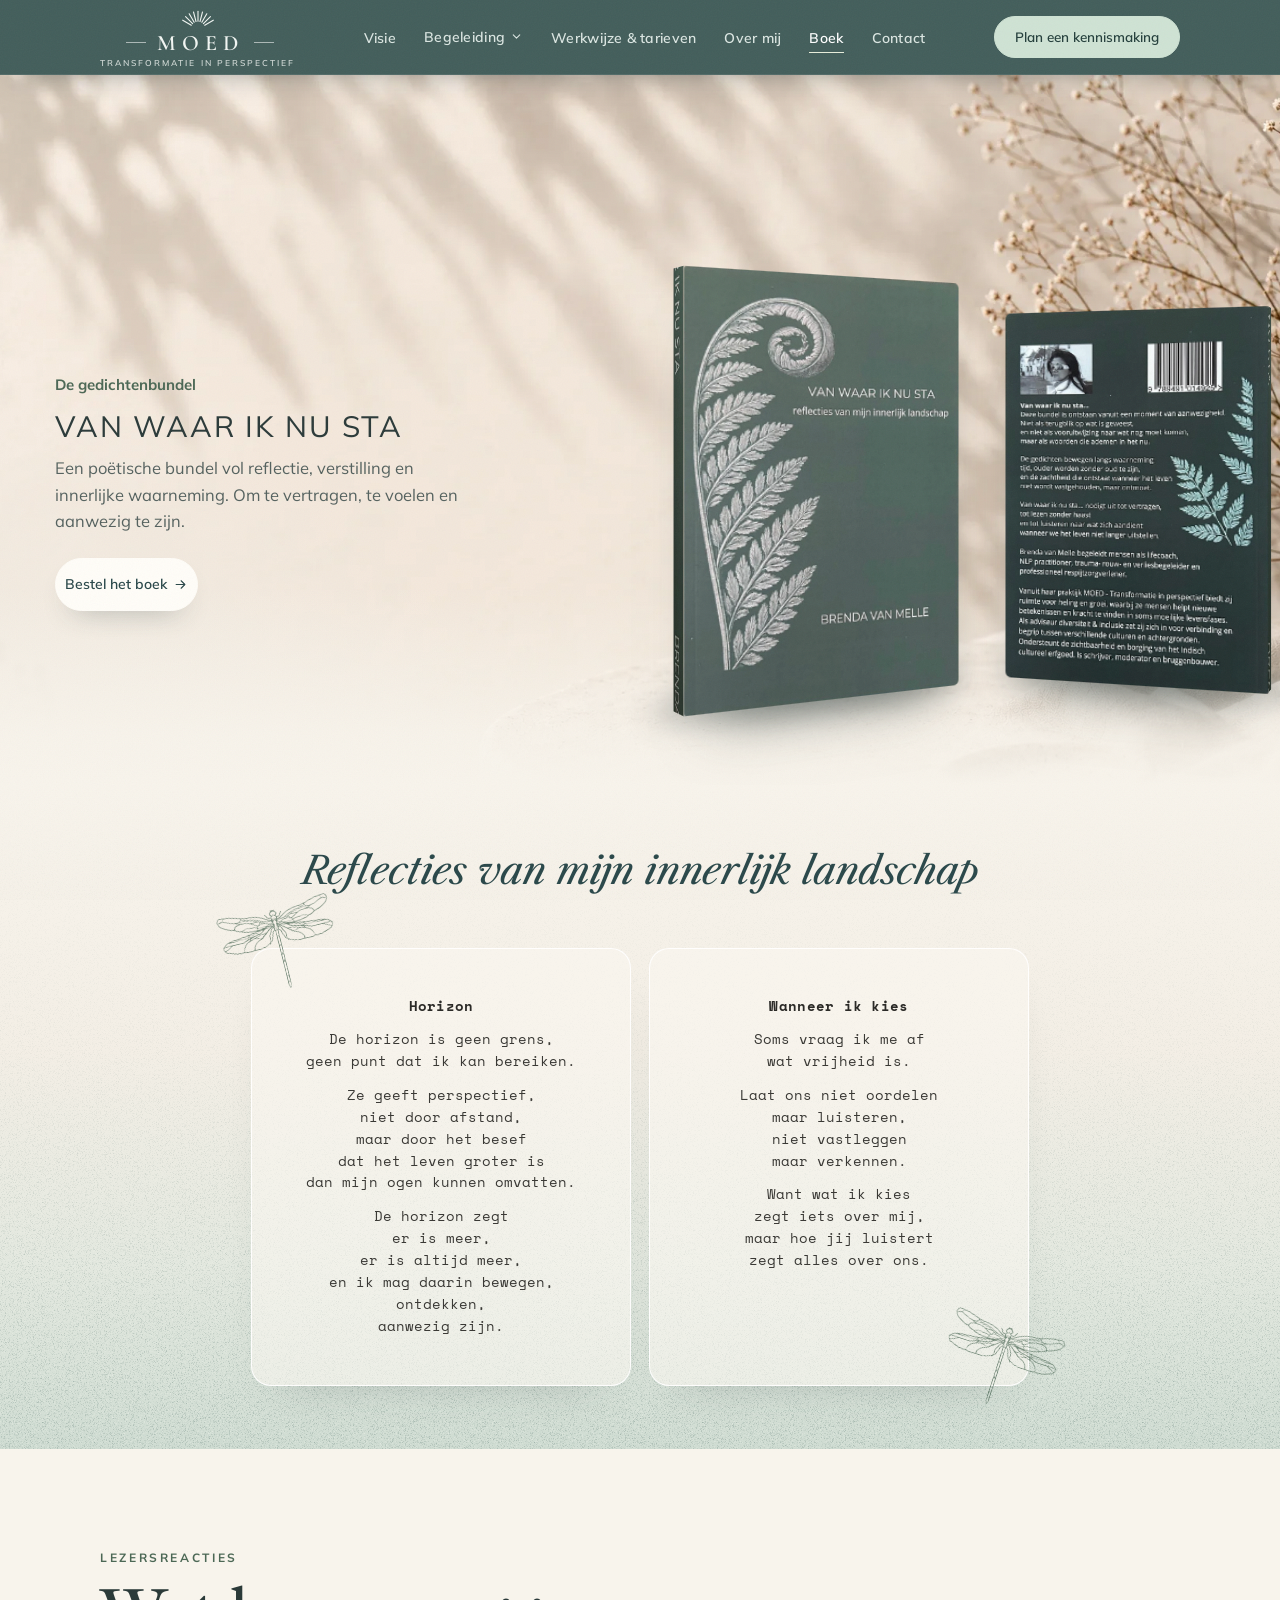
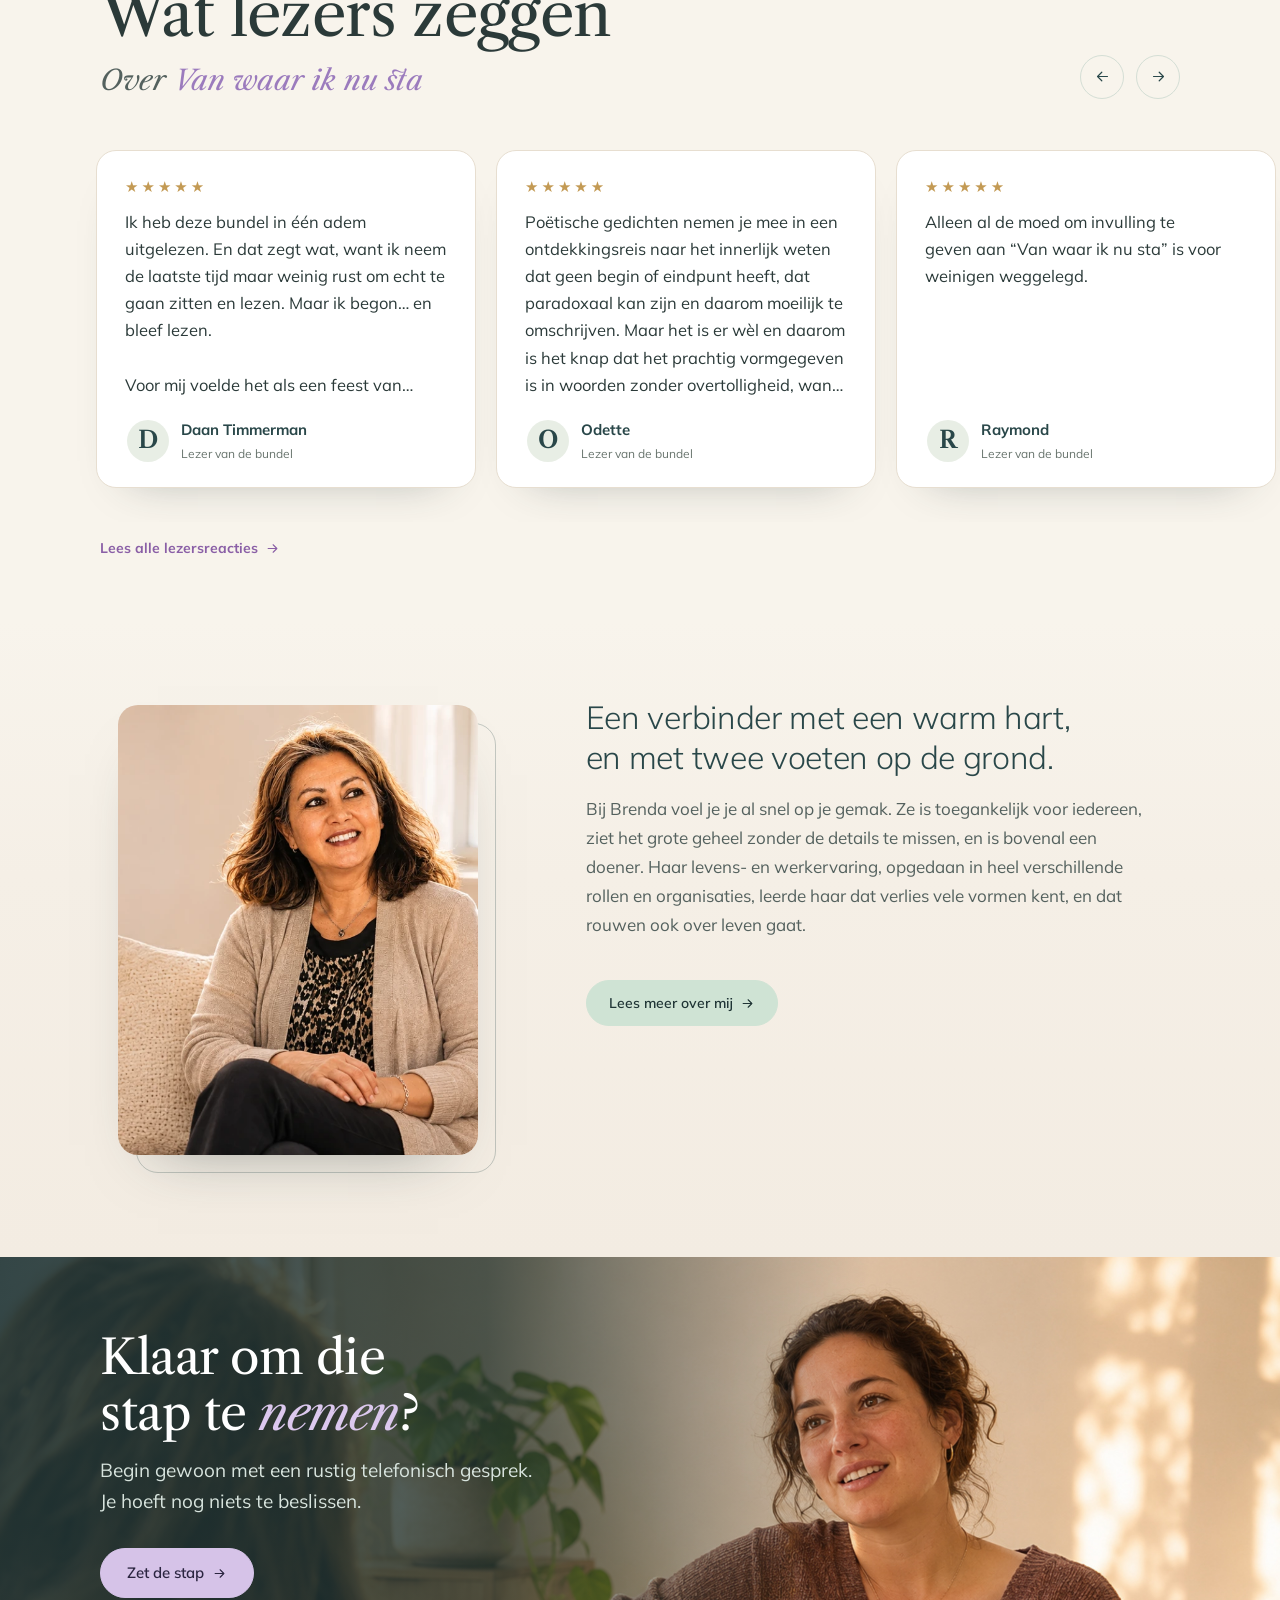
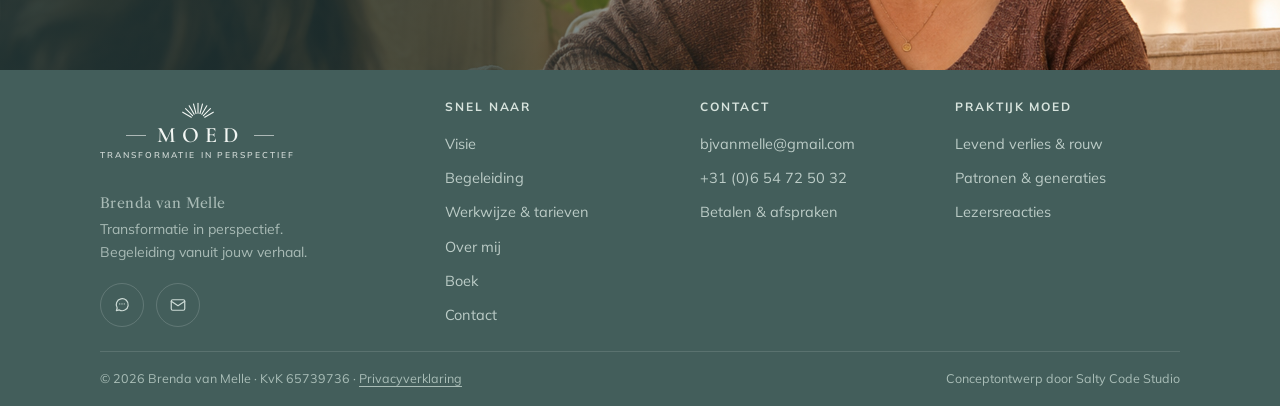
<file: boek.html>
<!doctype html>
<html lang="nl">
<head>
<meta charset="utf-8">
<meta name="viewport" content="width=device-width, initial-scale=1">
<title>Van waar ik nu sta · Brenda van Melle</title>
<meta name="description" content="Van waar ik nu sta: reflecties van mijn innerlijk landschap. Een poëtische gedichtenbundel van Brenda van Melle over aanwezigheid, tijd en zachtheid. ISBN 978-94-91014-92-5.">
<!-- Concept preview: remove this line at launch so the site can be found in search. -->
<meta name="robots" content="noindex, nofollow">
<link rel="preconnect" href="https://fonts.googleapis.com">
<link rel="preconnect" href="https://fonts.gstatic.com" crossorigin>
<link href="https://fonts.googleapis.com/css2?family=Libre+Caslon+Text:ital,wght@0,400;0,700;1,400&family=Space+Mono:wght@400;700&family=Mulish:wght@300;400;500;600;700&family=Caveat:wght@400;500;600&family=Cormorant+Garamond:wght@600&display=swap" rel="stylesheet">
<link rel="stylesheet" href="assets/site.css">
<link rel="stylesheet" href="assets/design-b.css?v=374">
</head>
<body>
<!-- ============ HEADER ============ -->
<header class="site-head" id="head">
  <div class="wrap nav">
    <a class="brand" href="index.html" aria-label="MOED, Brenda van Melle, home">
      <span class="moed">
        <svg class="moed-rays" viewBox="10 4 40 20" fill="none" stroke="currentColor" stroke-width="1" stroke-linecap="round" aria-hidden="true"><line x1="30" y1="17" x2="30" y2="8"/><line x1="28.2" y1="17.2" x2="25.9" y2="8.5"/><line x1="31.8" y1="17.2" x2="34.1" y2="8.5"/><line x1="26.5" y1="17.9" x2="22" y2="10.1"/><line x1="33.5" y1="17.9" x2="38" y2="10.1"/><line x1="25.1" y1="19.1" x2="18.7" y2="12.7"/><line x1="34.9" y1="19.1" x2="41.3" y2="12.7"/><line x1="23.9" y1="20.5" x2="16.1" y2="16"/><line x1="36.1" y1="20.5" x2="43.9" y2="16"/></svg>
        <span class="moed-word">MOED</span>
        <span class="moed-tag">Transformatie in perspectief</span>
      </span>
    </a>
    <nav aria-label="Hoofdmenu">
      <ul class="nav-links">
        <li><a href="praktijk-moed.html">Visie</a></li>
        <li class="has-dd"><a href="coaching.html" aria-haspopup="true">Begeleiding <svg class="dd-caret" viewBox="0 0 24 24" fill="none" stroke="currentColor" stroke-width="2" stroke-linecap="round" stroke-linejoin="round" aria-hidden="true"><path d="m6 9 6 6 6-6"/></svg></a>
          <div class="nav-dd" role="menu">
            <a role="menuitem" href="coaching.html"><span class="dd-t">Alle begeleiding</span></a>
            <a role="menuitem" href="rouw-en-verlies.html"><span class="dd-t">Levend verlies &amp; rouw</span></a>
            <a role="menuitem" href="innerlijke-groei.html"><span class="dd-t">Patronen &amp; generaties</span></a>
            <a role="menuitem" href="richting-en-zingeving.html"><span class="dd-t">Persoonlijke coaching</span></a>
            <a role="menuitem" href="systemische-begeleiding.html"><span class="dd-t">Systemisch werk</span></a>
            <a role="menuitem" href="familieopstellingen.html"><span class="dd-t">Familieopstellingen</span></a>
          </div>
        </li>
        <li><a href="werkwijze.html">Werkwijze &amp; tarieven</a></li>
        <li><a href="over-brenda.html">Over mij</a></li>
        <li><a class="is-current" aria-current="page" href="boek.html">Boek</a></li>
        <li><a href="contact.html">Contact</a></li>
      </ul>
    </nav>
    <div class="nav-cta">
      <a class="btn btn-header" href="contact.html#kennismaken">Plan een kennismaking</a>
      <button class="menu-btn" id="menuBtn" aria-label="Menu openen" aria-expanded="false">
        <svg viewBox="0 0 24 24" fill="none" stroke="currentColor" stroke-width="1.7" stroke-linecap="round"><path d="M4 7h16M4 12h16M4 17h16"/></svg>
      </button>
    </div>
  </div>
</header>

<nav class="mobile-menu" id="mobileMenu" aria-label="Mobiel menu">
  <a href="praktijk-moed.html">Visie</a>
  <a href="coaching.html">Begeleiding</a>
  <a href="werkwijze.html">Werkwijze &amp; tarieven</a>
  <a href="over-brenda.html">Over mij</a>
  <a href="boek.html">Boek</a>
  <a href="contact.html">Contact</a>
  <a class="btn btn-header" href="contact.html#kennismaken">Plan een kennismaking</a>
</nav>

<main id="top" class="sub">

<section class="bp-hero">
  <div class="wrap bp-hero-grid">
    <div class="bp-hero-copy">
      <p class="bp-kicker">De gedichtenbundel</p>
      <h1>Van waar ik nu sta</h1>
      <p class="bp-lead">Een poëtische bundel vol reflectie, verstilling en innerlijke waarneming. Om te vertragen, te voelen en aanwezig te zijn.</p>
      <div class="hero-actions">
        <a class="btn btn-lilac btn-lg" href="mailto:bjvanmelle@gmail.com?subject=Bestelling%20%E2%80%98Van%20waar%20ik%20nu%20sta%E2%80%99&amp;body=Beste%20Brenda%2C%0D%0A%0D%0AIk%20wil%20graag%20de%20gedichtenbundel%20%27Van%20waar%20ik%20nu%20sta%27%20bestellen.%0D%0A%0D%0AAantal%20exemplaren%3A%201%0D%0A%0D%0AMijn%20gegevens%3A%0D%0ANaam%3A%0D%0AAdres%3A%0D%0APostcode%20en%20woonplaats%3A%0D%0ATelefoonnummer%3A%0D%0A%0D%0AWil%20je%20me%20laten%20weten%20hoe%20ik%20kan%20betalen%20en%20wanneer%20het%20boek%20verstuurd%20wordt%3F%0D%0A%0D%0AHartelijke%20groet%2C%0D%0A">Bestel het boek
        <svg viewBox="0 0 24 24" fill="none" stroke="currentColor" stroke-width="1.7" stroke-linecap="round" stroke-linejoin="round"><path d="M5 12h14M13 6l6 6-6 6"/></svg>
      </a>
      </div>
    </div>
    <div class="bp-books" aria-hidden="true">
      <div class="hb hb-back">
        <div class="hb-face"><img src="assets/img/boek-achter.webp" alt="" width="840" height="1176" decoding="async"></div>
        <div class="hb-spine hb-spine--right"><img src="assets/img/boek-rug.webp" alt="" width="48" height="1176" decoding="async"></div>
      </div>
      <div class="hb hb-front">
        <div class="hb-face"><img src="assets/img/boek-voor.webp" alt="" width="840" height="1176" decoding="async"></div>
        <div class="hb-spine"><img src="assets/img/boek-rug.webp" alt="" width="48" height="1176" decoding="async"></div>
        <div class="hb-pages"></div>
      </div>
    </div>
  </div>
</section>

<section class="section bp-inkijk" id="inkijk">
  <div class="wrap bp-inkijk-grid">
    <div class="bp-inkijk-text">
      <p class="bp-inkijk-tagline reveal">Reflecties van mijn innerlijk landschap</p>
      <div class="sub-head reveal"><span class="eyebrow">Inkijk</span><h2>Over de bundel</h2></div>
      <p class="bp-intro reveal">Om alvast te proeven: fragmenten uit twee gedichten.</p>
      <div class="bp-poems reveal">
        <div class="bp-poem-tabs" role="tablist" aria-label="Kies een gedicht">
          <button type="button" role="tab" id="tab-horizon" aria-controls="poem-horizon" aria-selected="true">Horizon</button>
          <button type="button" role="tab" id="tab-kies" aria-controls="poem-kies" aria-selected="false" tabindex="-1">Wanneer ik kies</button>
        </div>
        <div class="bp-paper">
          <article class="bp-poem" id="poem-horizon" role="tabpanel" aria-labelledby="tab-horizon">
            <h3>Horizon</h3>
            <p>De horizon is geen grens,<br>geen punt dat ik kan bereiken.</p>
            <p>Ze geeft perspectief,<br>niet door afstand,<br>maar door het besef<br>dat het leven groter is<br>dan mijn ogen kunnen omvatten.</p>
            <p class="bp-poem-close">De horizon zegt<br>er is meer,<br>er is altijd meer,<br>en ik mag daarin bewegen,<br>ontdekken,<br>aanwezig zijn.</p>
            <footer class="bp-poem-foot">uit <em>Van waar ik nu sta</em></footer>
          </article>
          <article class="bp-poem" id="poem-kies" role="tabpanel" aria-labelledby="tab-kies" hidden>
            <h3>Wanneer ik kies</h3>
            <p>Soms vraag ik me af<br>wat vrijheid is.</p>
            <p>Laat ons niet oordelen<br>maar luisteren,<br>niet vastleggen<br>maar verkennen.</p>
            <p class="bp-poem-close">Want wat ik kies<br>zegt iets over mij,<br>maar hoe jij luistert<br>zegt alles over ons.</p>
            <footer class="bp-poem-foot">uit <em>Van waar ik nu sta</em></footer>
          </article>
        </div>
      </div>
      <div class="bp-themes reveal"><span class="bp-themes-label">Waar de gedichten over gaan</span><ul><li>Aanwezigheid</li><li>Waarneming</li><li>Tijd</li><li>Ouder worden</li><li>Zachtheid</li></ul></div>
    </div>
    <div class="bp-flip">
    <div class="book-media reveal">
      <div class="book-magic" aria-hidden="true"><span class="book-glow"></span><span class="book-motes"><span style="--x:45%;--y:90%;--s:4px;--t:8.0s;--dl:-0.5s"></span><span style="--x:72%;--y:36%;--s:4px;--t:8.9s;--dl:-9.1s"></span><span style="--x:31%;--y:32%;--s:3px;--t:8.2s;--dl:-0.7s"></span><span style="--x:15%;--y:65%;--s:5px;--t:6.3s;--dl:-5.7s"></span><span style="--x:32%;--y:70%;--s:7px;--t:8.9s;--dl:-0.6s"></span><span style="--x:78%;--y:55%;--s:3px;--t:10.9s;--dl:-0.5s"></span><span style="--x:21%;--y:48%;--s:5px;--t:6.7s;--dl:-1.2s"></span><span style="--x:43%;--y:65%;--s:7px;--t:6.9s;--dl:-5.8s"></span><span style="--x:85%;--y:42%;--s:4px;--t:6.5s;--dl:-7.1s"></span><span style="--x:76%;--y:33%;--s:6px;--t:7.0s;--dl:-6.8s"></span><span style="--x:58%;--y:79%;--s:4px;--t:8.3s;--dl:-9.2s"></span><span style="--x:50%;--y:49%;--s:4px;--t:10.0s;--dl:-7.0s"></span><span style="--x:35%;--y:35%;--s:6px;--t:7.5s;--dl:-5.0s"></span><span style="--x:47%;--y:76%;--s:5px;--t:7.4s;--dl:-9.8s"></span><span style="--x:19%;--y:62%;--s:5px;--t:6.8s;--dl:-3.4s"></span><span style="--x:66%;--y:56%;--s:3px;--t:10.8s;--dl:-0.8s"></span></span></div>
      <div class="book3d-stage" id="book3d">
        <div class="book3d-float">
          <div class="book3d">
            <div class="b-face b-front"><img src="assets/img/boek-voor.webp" width="840" height="1176" alt="Voorkant van de gedichtenbundel Van waar ik nu sta van Brenda van Melle" decoding="async"></div>
            <div class="b-face b-back"><img src="assets/img/boek-achter.webp" width="840" height="1176" alt="Achterkant van de bundel met flaptekst en een korte biografie van Brenda van Melle" loading="lazy" decoding="async"></div>
            <div class="b-face b-spine"><img src="assets/img/boek-rug.webp" width="48" height="1176" alt="" decoding="async"></div>
            <div class="b-face b-pages"></div>
          </div>
        </div>
        <span class="book3d-shadow"></span>
      </div>
      <button class="book-flip" type="button" aria-pressed="false" aria-controls="book3d"><span class="to-back">Bekijk de achterkant</span><span class="to-front">Bekijk de voorkant</span><svg viewBox="0 0 24 24" fill="none" stroke="currentColor" stroke-width="1.7" stroke-linecap="round" stroke-linejoin="round" aria-hidden="true"><path d="M20 12a8 8 0 1 1-2.3-5.6"/><path d="M20 4v4.5h-4.5"/></svg></button>
    </div>
      <p class="bp-flip-hint">Klik op het boek om het om te draaien</p>
    </div>
  </div>
  <div class="zine" aria-label="Twee gedichten uit Van waar ik nu sta">
    <p class="zine-tagline">Reflecties van mijn innerlijk landschap</p>
    <header class="zine-head"><p class="zine-kicker">Van waar ik nu sta</p><p class="zine-sub">Reflecties van mijn innerlijk landschap</p></header>
    <article class="zine-poem zine-p1"><h3>Horizon</h3><p>De horizon is geen grens,<br>geen punt dat ik kan bereiken.</p><p>Ze geeft perspectief,<br>niet door afstand,<br>maar door het besef<br>dat het leven groter is<br>dan mijn ogen kunnen omvatten.</p><p>De horizon zegt<br>er is meer,<br>er is altijd meer,<br>en ik mag daarin bewegen,<br>ontdekken,<br>aanwezig zijn.</p></article>
    <article class="zine-poem zine-p2"><h3>Wanneer ik kies</h3><p>Soms vraag ik me af<br>wat vrijheid is.</p><p>Laat ons niet oordelen<br>maar luisteren,<br>niet vastleggen<br>maar verkennen.</p><p>Want wat ik kies<br>zegt iets over mij,<br>maar hoe jij luistert<br>zegt alles over ons.</p></article>
    <figure class="zine-ph zine-ph1"><img src="assets/img/photo/zine-heuvel.webp" alt="Een figuur op een heuveltop boven een zee van mistige bergruggen" loading="lazy"></figure>
    <figure class="zine-ph zine-ph2"><img src="assets/img/photo/zine-varen.webp" alt="Schaduw van varenbladeren op een lichte muur" loading="lazy"></figure>
    <footer class="zine-meta"><strong>Brenda van Melle</strong><span>Gedichtenbundel</span><span>Twee fragmenten</span></footer>
  </div>
</section>

<section class="section bp-reviews">
  <div class="wrap bp-reviews-head">
    <div class="sub-head reveal"><span class="eyebrow">Lezersreacties</span><h2>Wat lezers zeggen</h2><p class="sub-kicker">Over <em>Van waar ik nu sta</em></p></div>
    <div class="bp-rev-nav"><button class="testi-arrow" type="button" data-dir="-1" aria-label="Vorige lezersreactie"><svg viewBox="0 0 24 24" fill="none" stroke="currentColor" stroke-width="1.7" stroke-linecap="round" stroke-linejoin="round" aria-hidden="true"><path d="M19 12H5M11 18l-6-6 6-6"/></svg></button><button class="testi-arrow" type="button" data-dir="1" aria-label="Volgende lezersreactie"><svg viewBox="0 0 24 24" fill="none" stroke="currentColor" stroke-width="1.7" stroke-linecap="round" stroke-linejoin="round" aria-hidden="true"><path d="M5 12h14M13 6l6 6-6 6"/></svg></button></div>
  </div>
  <div class="bp-rev-track" tabindex="0" role="region" aria-roledescription="carrousel" aria-label="Lezersreacties; schuift vanzelf door, of scroll zelf">
<figure class="quote bp-rev" aria-label="Reactie 1 van 10">
  <span class="stars" role="img" aria-label="5 van 5 sterren">★★★★★</span>
  <blockquote class="review-bubble"><p>Ik heb deze bundel in één adem uitgelezen. En dat zegt wat, want ik neem de laatste tijd maar weinig rust om echt te gaan zitten en lezen. Maar ik begon… en bleef lezen.<br><br>Voor mij voelde het als een feest van herkenning van de ziel. Alsof Brenda met een zachte fluistering, bijna als fluweel, woorden geeft aan zoveel facetten van het leven: aan wat we meemaken, verliezen, verlangen, ontdekken, loslaten en opnieuw ontmoeten in onszelf.<br><br>Zoveel herkenning, zachtheid en troost, zonder dat het ooit zwaar wordt. De woorden trekken of duwen nergens aan; ze mogen er gewoon zijn. Precies zoals het leven zelf eigenlijk.<br><br>Het bijzondere is dat je in haar woorden iets van háár voelt en tegelijkertijd steeds weer iets van jezelf tegenkomt. Ik weet bijna zeker dat heel veel mensen zich hierin zullen herkennen.<br><br>Een prachtige, zachte en troostende bundel om af en toe weer open te slaan en je door te laten raken. Deze fluisteringen mogen wat mij betreft heel veel mensen bereiken. ❤️</p></blockquote>
  <figcaption class="who"><span class="review-initial" aria-hidden="true">D</span><span><span class="name">Daan Timmerman</span><span class="reader-role">Lezer van de bundel</span></span></figcaption>
</figure>
<figure class="quote bp-rev" aria-label="Reactie 2 van 10">
          <span class="stars" role="img" aria-label="5 van 5 sterren">★★★★★</span>
          <blockquote class="review-bubble"><p>Poëtische gedichten nemen je mee in een ontdekkingsreis naar het innerlijk weten dat geen begin of eindpunt heeft, dat paradoxaal kan zijn en daarom moeilijk te omschrijven. Maar het is er wèl en daarom is het knap dat het prachtig vormgegeven is in woorden zonder overtolligheid, want essentie ligt in de eenvoud.</p></blockquote>
          <figcaption class="who"><span class="review-initial" aria-hidden="true">O</span><span><span class="name">Odette</span><span class="reader-role">Lezer van de bundel</span></span></figcaption>
        </figure>
<figure class="quote bp-rev" aria-label="Reactie 3 van 10">
          <span class="stars" role="img" aria-label="5 van 5 sterren">★★★★★</span>
          <blockquote class="review-bubble"><p>Alleen al de moed om invulling te geven aan “Van waar ik nu sta” is voor weinigen weggelegd.</p></blockquote>
          <figcaption class="who"><span class="review-initial" aria-hidden="true">R</span><span><span class="name">Raymond</span><span class="reader-role">Lezer van de bundel</span></span></figcaption>
        </figure>
<figure class="quote bp-rev" aria-label="Reactie 4 van 10">
          <span class="stars" role="img" aria-label="5 van 5 sterren">★★★★★</span>
          <blockquote class="review-bubble"><p>De poëzie van Brenda raakt diep, elk woord “staat”. Ze biedt mij herkenning van mijn ervaringen: met mijzelf, relaties en mijn levensweg. Wonderschone pareltjes, om traag tot me te nemen en te laten bezinken.</p></blockquote>
          <figcaption class="who"><span class="review-initial" aria-hidden="true">A</span><span><span class="name">Alize</span><span class="reader-role">Lezer van de bundel</span></span></figcaption>
        </figure>
<figure class="quote bp-rev" aria-label="Reactie 5 van 10">
          <span class="stars" role="img" aria-label="5 van 5 sterren">★★★★★</span>
          <blockquote class="review-bubble"><p>Woorden die je toevallen als glinsterende parels die fluisteren van eenheid. In deze kostbare bundel valt je leven samen en opent zich een verlangen de wereld in te stappen met alles wat er is. Om langzaam te lezen en te verwonderen.</p></blockquote>
          <figcaption class="who"><span class="review-initial" aria-hidden="true">M</span><span><span class="name">Mirjam</span><span class="reader-role">Lezer van de bundel</span></span></figcaption>
        </figure>
<figure class="quote bp-rev" aria-label="Reactie 6 van 10">
          <span class="stars" role="img" aria-label="5 van 5 sterren">★★★★★</span>
          <blockquote class="review-bubble"><p>Een diepgaande “inkijk”, verhelderend, openhartig en kwetsbaar.</p></blockquote>
          <figcaption class="who"><span class="review-initial" aria-hidden="true">J</span><span><span class="name">Jan</span><span class="reader-role">Lezer van de bundel</span></span></figcaption>
        </figure>
<figure class="quote bp-rev" aria-label="Reactie 7 van 10">
          <span class="stars" role="img" aria-label="5 van 5 sterren">★★★★★</span>
          <blockquote class="review-bubble"><p>Met 20 jaar staat de horizon voor de oneindige ruimte en mogelijkheden om de wereld te ontdekken. Op bijna 90-jarige leeftijd heeft de horizon voor mij de invulling van de stip die steeds dichterbij komt. De poëzie van Brenda zet met mildheid een ieder in beweging om te reflecteren op wat is en wat nog komen zal.</p></blockquote>
          <figcaption class="who"><span class="review-initial" aria-hidden="true">M</span><span><span class="name">Marianne</span><span class="reader-role">Lezer van de bundel</span></span></figcaption>
        </figure>
<figure class="quote bp-rev" aria-label="Reactie 8 van 10">
          <span class="stars" role="img" aria-label="5 van 5 sterren">★★★★★</span>
          <blockquote class="review-bubble"><p>Fijn om van Brenda’s mooie schrijfstijl en inzichten te kunnen genieten. Ik heb de bundel in een keer uitgelezen, hetgeen ik geen verrassing vond. Waarschijnlijk zal ik het nog vaker gaan lezen. Ik zal wachten op het volgende boek dat misschien nog gaat komen van haar hand. Ook die zal ik direct met positieve nieuwsgierigheid, bijna gretigheid, aanschaffen.</p></blockquote>
          <figcaption class="who"><span class="review-initial" aria-hidden="true">A</span><span><span class="name">Angelique</span><span class="reader-role">Lezer van de bundel</span></span></figcaption>
        </figure>
<figure class="quote bp-rev" aria-label="Reactie 9 van 10">
          <span class="stars" role="img" aria-label="5 van 5 sterren">★★★★★</span>
          <blockquote class="review-bubble"><p>Brenda heeft indrukwekkend mooie gedichten geschreven. De bundel is een integere zielsreis. Met zachte maar ook krachtige taal omschrijft Brenda over de ontmoeting met zichzelf. Zonder oordeel, geen verwachtingen maar in aanwezigheid. De gedichtenbundel nodigt uit tot zelfreflectie. En in rust je hart te volgen. Zodra je deze bundel opent en leest begint licht te schijnen en komen de emoties. Brenda moedigt aan “echt” naar het leven te kijken en luisteren. In verbinding met jezelf, anderen en verwondering. Met deze gedichtenbundel weet Brenda de juiste snaar te raken!</p></blockquote>
          <figcaption class="who"><span class="review-initial" aria-hidden="true">J</span><span><span class="name">Jeannette</span><span class="reader-role">Lezer van de bundel</span></span></figcaption>
        </figure>
<figure class="quote bp-rev" aria-label="Reactie 10 van 10">
          <span class="stars" role="img" aria-label="5 van 5 sterren">★★★★★</span>
          <blockquote class="review-bubble"><p>Haar toegankelijke gedichten hebben een warm timbre. Het mooi handzame boekje nodigt uit tot bezinning over de vraag wat “leven” voor je inhoudt. Leven in het moment is een uitnodiging om thuis te komen bij jezelf, hier en nu. Een diepe verbondenheid met alles wat was en is, markeert haar gedichten. Dankbaarheid en verbinding met de ander is een sterke stroom die resoneert in dit boekje. De bundel “Van waar ik nu sta” smaakt naar meer, naar een mogelijk vervolg.</p></blockquote>
          <figcaption class="who"><span class="review-initial" aria-hidden="true">N</span><span><span class="name">Nanneke</span><span class="reader-role">Lezer van de bundel</span></span></figcaption>
        </figure>
  </div>
  <div class="wrap"><a class="link-more" href="getuigenissen.html">Lees alle lezersreacties <svg viewBox="0 0 24 24" fill="none" stroke="currentColor" stroke-width="1.7" stroke-linecap="round" stroke-linejoin="round" aria-hidden="true"><path d="M5 12h14M13 6l6 6-6 6"/></svg></a></div>
</section>

<section class="section bp-author">
  <div class="wrap bp-author-grid">
    <div class="bp-author-media reveal">
      <img class="bp-author-photo bp-author-photo--bank" src="assets/img/photo/hero-brenda-bank.webp" alt="Brenda van Melle, glimlachend op de bank" width="652" height="814" loading="lazy" decoding="async">
    </div>
    <div class="bp-author-copy reveal d1">
      
      <h2 class="bp-author-lead">Een verbinder met een warm hart, en met twee voeten op de grond.</h2>
      <p class="bp-author-text">Bij Brenda voel je je al snel op je gemak. Ze is toegankelijk voor iedereen, ziet het grote geheel zonder de details te missen, en is bovenal een doener. Haar levens- en werkervaring, opgedaan in heel verschillende rollen en organisaties, leerde haar dat verlies vele vormen kent, en dat rouwen ook over leven gaat.</p>
      <div class="bp-author-actions">
        <a class="btn btn-light" href="over-brenda.html">Lees meer over mij <svg viewBox="0 0 24 24" fill="none" stroke="currentColor" stroke-width="1.7" stroke-linecap="round" stroke-linejoin="round" aria-hidden="true"><path d="M5 12h14M13 6l6 6-6 6"/></svg></a>
      </div>
    </div>
  </div>
</section>

<section class="cta-band info-cta">
  <span class="cta-dragon one" aria-hidden="true"></span>
  <div class="wrap">
    <h2>Klaar om die stap te <em>nemen</em>?</h2>
    <p class="cta-lead">Begin gewoon met een rustig telefonisch gesprek. Je hoeft nog niets te beslissen.</p>
    <div class="cta-actions">
      <a class="btn btn-light btn-lg" href="index.html#intake">Zet de stap <svg viewBox="0 0 24 24" fill="none" stroke="currentColor" stroke-width="1.7" stroke-linecap="round" stroke-linejoin="round" aria-hidden="true"><path d="M5 12h14M13 6l6 6-6 6"/></svg></a>
    </div>
  </div>
</section>

</main>
<!-- ============ FOOTER ============ -->
<footer class="foot">
  <div class="wrap">
    <div class="foot-grid">
      <div class="foot-brand">
        <a class="brand" href="index.html" aria-label="MOED, home">
          <span class="moed">
            <svg class="moed-rays" viewBox="10 4 40 20" fill="none" stroke="currentColor" stroke-width="1" stroke-linecap="round" aria-hidden="true"><line x1="30" y1="17" x2="30" y2="8"/><line x1="28.2" y1="17.2" x2="25.9" y2="8.5"/><line x1="31.8" y1="17.2" x2="34.1" y2="8.5"/><line x1="26.5" y1="17.9" x2="22" y2="10.1"/><line x1="33.5" y1="17.9" x2="38" y2="10.1"/><line x1="25.1" y1="19.1" x2="18.7" y2="12.7"/><line x1="34.9" y1="19.1" x2="41.3" y2="12.7"/><line x1="23.9" y1="20.5" x2="16.1" y2="16"/><line x1="36.1" y1="20.5" x2="43.9" y2="16"/></svg>
            <span class="moed-word">MOED</span>
            <span class="moed-tag">Transformatie in perspectief</span>
          </span>
        </a>
        <p class="foot-name">Brenda van Melle</p>
        <p>Transformatie in perspectief. Begeleiding vanuit jouw verhaal.</p>
        <div class="socials">
          <!-- Add Instagram / Facebook / LinkedIn here once Brenda shares her profile URLs. -->
          <a href="https://wa.me/31654725032?text=Hallo%20Brenda%2C%20ik%20wil%20graag%20een%20telefonische%20kennismaking%20plannen." target="_blank" rel="noopener" aria-label="WhatsApp"><svg viewBox="0 0 24 24" fill="none" stroke="currentColor" stroke-width="1.6" stroke-linecap="round" stroke-linejoin="round" aria-hidden="true"><path d="M4.5 19.5 5.6 16A8 8 0 1 1 8.4 18.6Z"/><path d="M9 10.5h.01M12 10.5h.01M15 10.5h.01"/></svg></a>
          <a href="mailto:bjvanmelle@gmail.com" aria-label="E-mail"><svg viewBox="0 0 24 24" fill="none" stroke="currentColor" stroke-width="1.6" stroke-linecap="round" stroke-linejoin="round"><rect x="3" y="5" width="18" height="14" rx="2"/><path d="m3 7 9 6 9-6"/></svg></a>
        </div>
      </div>
      <div class="foot-col">
        <h2 class="foot-title">Snel naar</h2>
        <ul><li><a href="praktijk-moed.html">Visie</a></li><li><a href="coaching.html">Begeleiding</a></li><li><a href="werkwijze.html">Werkwijze &amp; tarieven</a></li><li><a href="over-brenda.html">Over mij</a></li><li><a href="boek.html">Boek</a></li><li><a href="contact.html">Contact</a></li></ul>
      </div>
      <div class="foot-col">
        <h2 class="foot-title">Contact</h2>
        <ul><li><a href="mailto:bjvanmelle@gmail.com">bjvanmelle@gmail.com</a></li><li><a href="tel:+31654725032">+31 (0)6 54 72 50 32</a></li><li><a href="werkwijze.html#afspraken">Betalen &amp; afspraken</a></li></ul>
      </div>
      <div class="foot-col">
        <h2 class="foot-title">Praktijk MOED</h2>
        <ul><li><a href="rouw-en-verlies.html">Levend verlies &amp; rouw</a></li><li><a href="innerlijke-groei.html">Patronen &amp; generaties</a></li><li><a href="getuigenissen.html">Lezersreacties</a></li></ul>
      </div>
    </div>
    <div class="foot-bottom">
      <span>&copy; 2026 Brenda van Melle · KvK 65739736 · <a href="privacyverklaring.html">Privacyverklaring</a></span>
      <span>Conceptontwerp door Salty Code Studio</span>
    </div>
  </div>
</footer>
<div class="mobile-cta" id="mobileCta" inert>
  <a class="btn btn-primary" href="contact.html#kennismaken">Plan een kennismaking</a>
  <a class="mobile-cta-wa" href="https://wa.me/31654725032?text=Hallo%20Brenda%2C%20ik%20wil%20graag%20een%20telefonische%20kennismaking%20plannen." target="_blank" rel="noopener" aria-label="Stuur mij gerust een bericht"><svg viewBox="0 0 24 24" fill="none" stroke="currentColor" stroke-width="1.6" stroke-linecap="round" stroke-linejoin="round" aria-hidden="true"><path d="M4.5 19.5 5.6 16A8 8 0 1 1 8.4 18.6Z"/><path d="M9 10.5h.01M12 10.5h.01M15 10.5h.01"/></svg></a>
</div>
<script>
(function () {
  'use strict';
  // The bundle: floats in its own light, leans toward the cursor, and turns over to show the back cover.
  var stage = document.getElementById('book3d');
  if (!stage) return;
  var book = stage.querySelector('.book3d');
  var flip = document.querySelector('.book-flip');
  var finePointer = window.matchMedia('(hover:hover) and (pointer:fine)');
  var still = window.matchMedia('(prefers-reduced-motion: reduce)');
  var flipped = false;
  function base() { return flipped ? 156 : 24; }
  function set(rx, ry) { book.style.setProperty('--rx', rx + 'deg'); book.style.setProperty('--ry', ry + 'deg'); }
  function rest() { set(4, base()); }
  stage.addEventListener('pointermove', function (event) {
    if (!finePointer.matches || still.matches) return;
    var r = stage.getBoundingClientRect();
    var x = (event.clientX - r.left) / r.width - 0.5, y = (event.clientY - r.top) / r.height - 0.5;
    set((4 - y * 14).toFixed(1), (base() - x * 26).toFixed(1));
  });
  stage.addEventListener('pointerleave', rest);
  function turn() {
    flipped = !flipped;
    flip.classList.toggle('is-back', flipped);
    flip.setAttribute('aria-pressed', flipped ? 'true' : 'false');
    rest();
  }
  flip.addEventListener('click', turn);
  stage.addEventListener('click', turn);
  rest();
})();
</script>
<script>
(function () {
  'use strict';
  // Poems: two loose pages from the bundle, one at a time.
  var tabs = Array.from(document.querySelectorAll('.bp-poem-tabs [role=tab]'));
  function show(tab, focus) {
    tabs.forEach(function (t) {
      var on = t === tab, panel = document.getElementById(t.getAttribute('aria-controls'));
      t.setAttribute('aria-selected', on ? 'true' : 'false');
      t.tabIndex = on ? 0 : -1;
      if (on && panel.hidden) { panel.hidden = false; panel.classList.remove('is-entering'); void panel.offsetWidth; panel.classList.add('is-entering'); }
      else if (!on) panel.hidden = true;
    });
    if (focus) tab.focus();
  }
  tabs.forEach(function (tab, i) {
    tab.addEventListener('click', function () { show(tab); history.replaceState(null, '', '#' + tab.getAttribute('aria-controls')); });
    tab.addEventListener('keydown', function (e) {
      if (e.key !== 'ArrowRight' && e.key !== 'ArrowLeft') return;
      e.preventDefault();
      show(tabs[(i + (e.key === 'ArrowRight' ? 1 : tabs.length - 1)) % tabs.length], true);
    });
  });
  // Arriving from the home page with #poem-horizon or #poem-kies: open that page and bring it into view.
  function fromHash() {
    var tab = tabs.filter(function (t) { return '#' + t.getAttribute('aria-controls') === location.hash; })[0];
    if (!tab) return;
    show(tab);
    var target = document.querySelector('.bp-poems');
    function bring() { target.scrollIntoView({ block: 'start', behavior: 'auto' }); }
    bring();
    if (document.readyState !== 'complete') window.addEventListener('load', bring, { once: true });
  }
  fromHash();
  window.addEventListener('hashchange', fromHash);
})();
(function () {
  'use strict';
  // Reader reviews: a slow, endless drift. Hovering stops it; then scroll, drag or use the arrows.
  var track = document.querySelector('.bp-rev-track');
  if (!track) return;
  var cards = Array.from(track.querySelectorAll('.bp-rev'));
  var still = window.matchMedia('(prefers-reduced-motion: reduce)');
  // A second, hidden set of cards makes the strip seamless.
  cards.forEach(function (card) {
    var copy = card.cloneNode(true);
    copy.setAttribute('aria-hidden', 'true');
    copy.inert = true;
    track.appendChild(copy);
  });
  var SPEED = 32; // px per second
  var hover = false, held = false, visible = !('IntersectionObserver' in window), resume, drag = null, pos = 0, last = 0;
  function loop() { return track.children[cards.length].offsetLeft - cards[0].offsetLeft; }
  function wrap() {
    var w = loop();
    if (track.scrollLeft >= w) track.scrollLeft -= w;
  }
  function step() { return cards.length > 1 ? cards[1].offsetLeft - cards[0].offsetLeft : track.clientWidth; }
  function hold(ms) {
    held = true; clearTimeout(resume);
    if (ms) resume = setTimeout(function () { held = false; }, ms);
  }
  function tick(t) {
    var dt = last ? Math.min(t - last, 64) : 0;
    last = t;
    if (!hover && !held && !drag && visible && !document.hidden && !still.matches) {
      pos += SPEED * dt / 1000;
      var w = loop();
      if (pos >= w) pos -= w;
      track.scrollLeft = pos;
    } else {
      pos = track.scrollLeft;
    }
    requestAnimationFrame(tick);
  }
  requestAnimationFrame(tick);
  track.addEventListener('scroll', function () { if (hover || held || drag) wrap(); }, { passive: true });
  document.querySelectorAll('.bp-rev-nav [data-dir]').forEach(function (button) {
    button.addEventListener('click', function () {
      var dir = Number(button.dataset.dir);
      hold(6000);
      if (dir < 0 && track.scrollLeft < step()) track.scrollLeft += loop();
      track.scrollBy({ left: dir * step(), behavior: still.matches ? 'auto' : 'smooth' });
    });
  });
  track.addEventListener('pointerenter', function (e) { if (e.pointerType === 'mouse') hover = true; });
  track.addEventListener('pointerleave', function () { hover = false; hold(1200); });
  track.addEventListener('touchstart', function () { hold(); }, { passive: true });
  track.addEventListener('touchend', function () { hold(4000); }, { passive: true });
  track.addEventListener('focusin', function () { hold(); });
  track.addEventListener('focusout', function () { hold(2000); });
  track.addEventListener('keydown', function (e) {
    if (e.key !== 'ArrowRight' && e.key !== 'ArrowLeft') return;
    e.preventDefault();
    var dir = e.key === 'ArrowRight' ? 1 : -1;
    if (dir < 0 && track.scrollLeft < step()) track.scrollLeft += loop();
    track.scrollBy({ left: dir * step(), behavior: still.matches ? 'auto' : 'smooth' });
  });
  track.addEventListener('pointerdown', function (e) {
    if (e.pointerType !== 'mouse' || e.button !== 0) return;
    drag = { x: e.clientX, left: track.scrollLeft };
  });
  window.addEventListener('pointermove', function (e) {
    if (!drag) return;
    var dx = e.clientX - drag.x;
    if (Math.abs(dx) > 5) {
      track.classList.add('is-dragging');
      var next = drag.left - dx;
      if (next < 0) { next += loop(); drag.left += loop(); }
      track.scrollLeft = next;
    }
  });
  window.addEventListener('pointerup', function () { if (drag) { drag = null; track.classList.remove('is-dragging'); } });
  if ('IntersectionObserver' in window) {
    new IntersectionObserver(function (entries) { visible = entries[0].isIntersecting; }, { threshold: 0.2 }).observe(track);
  }
})();
</script>
<script src="assets/site.js?v=4"></script>
<script src="assets/design-b.js?v=99"></script>
</body>
</html>
</file>
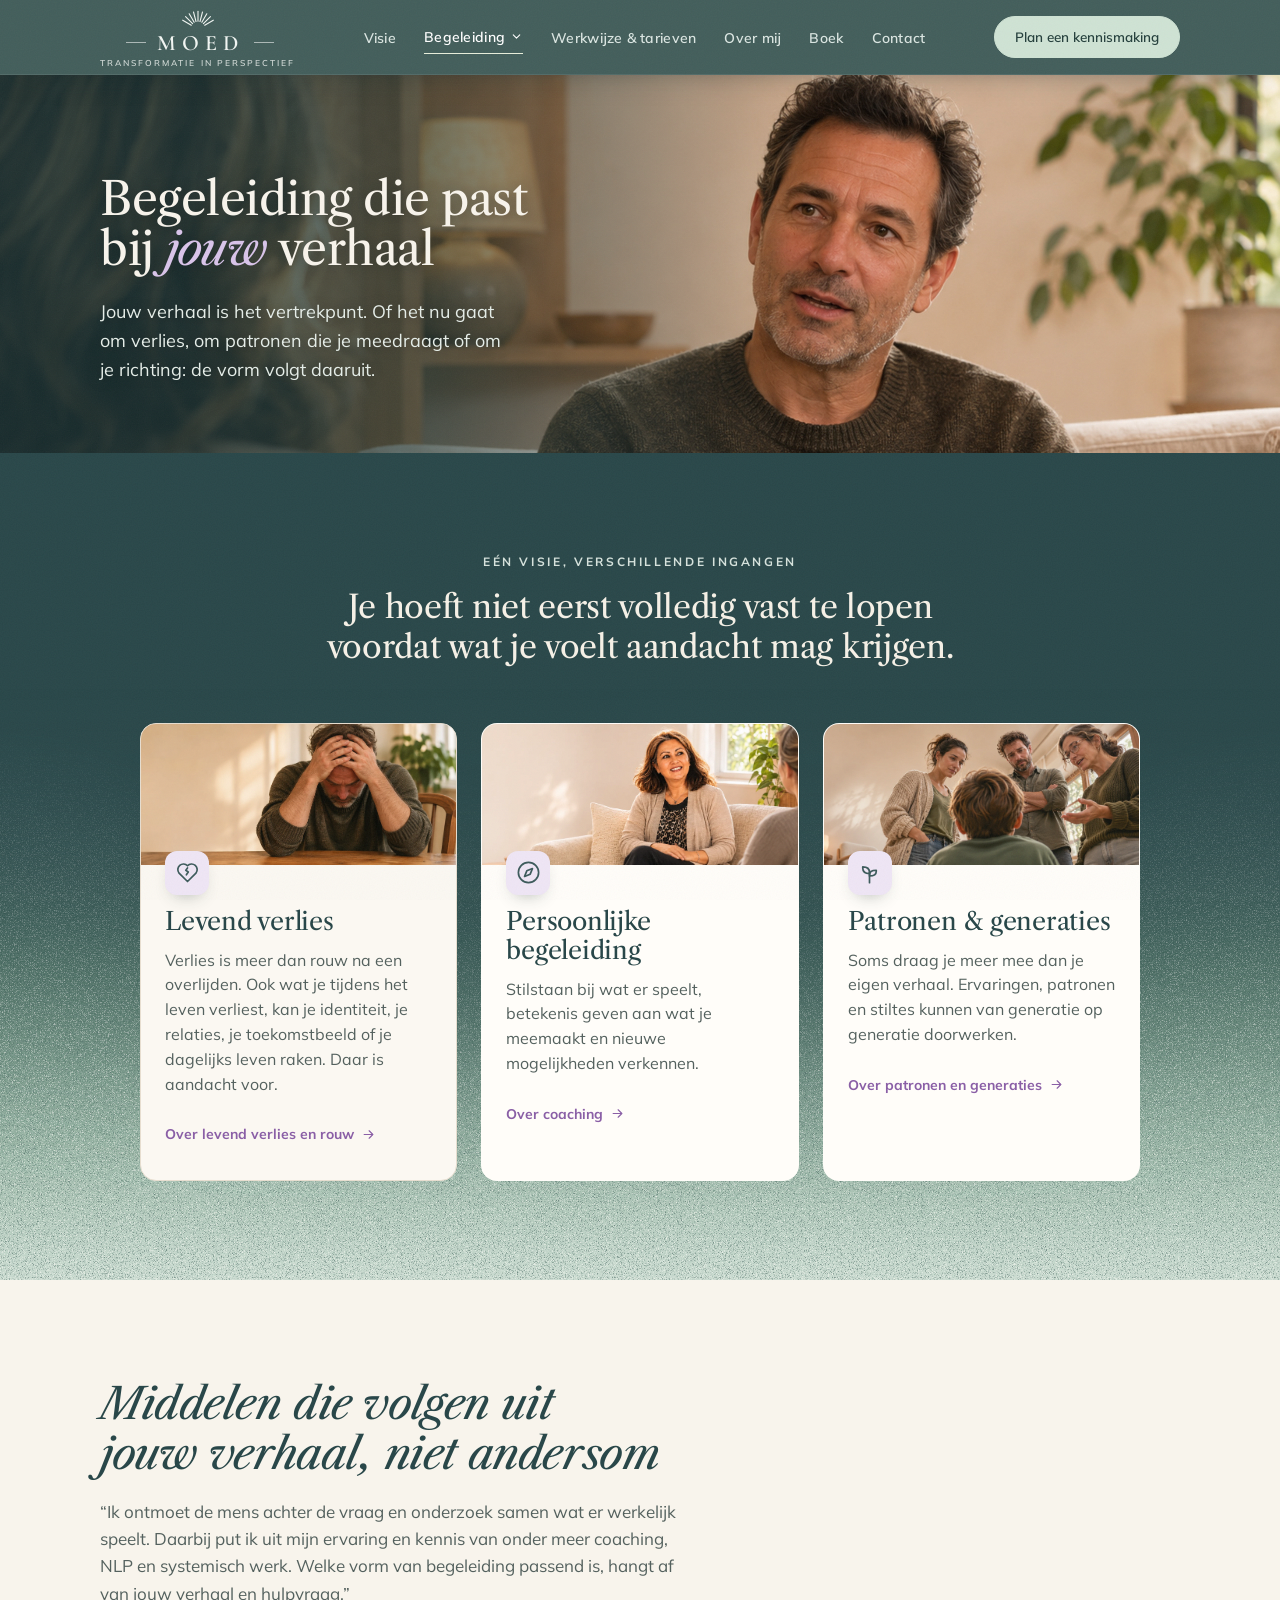
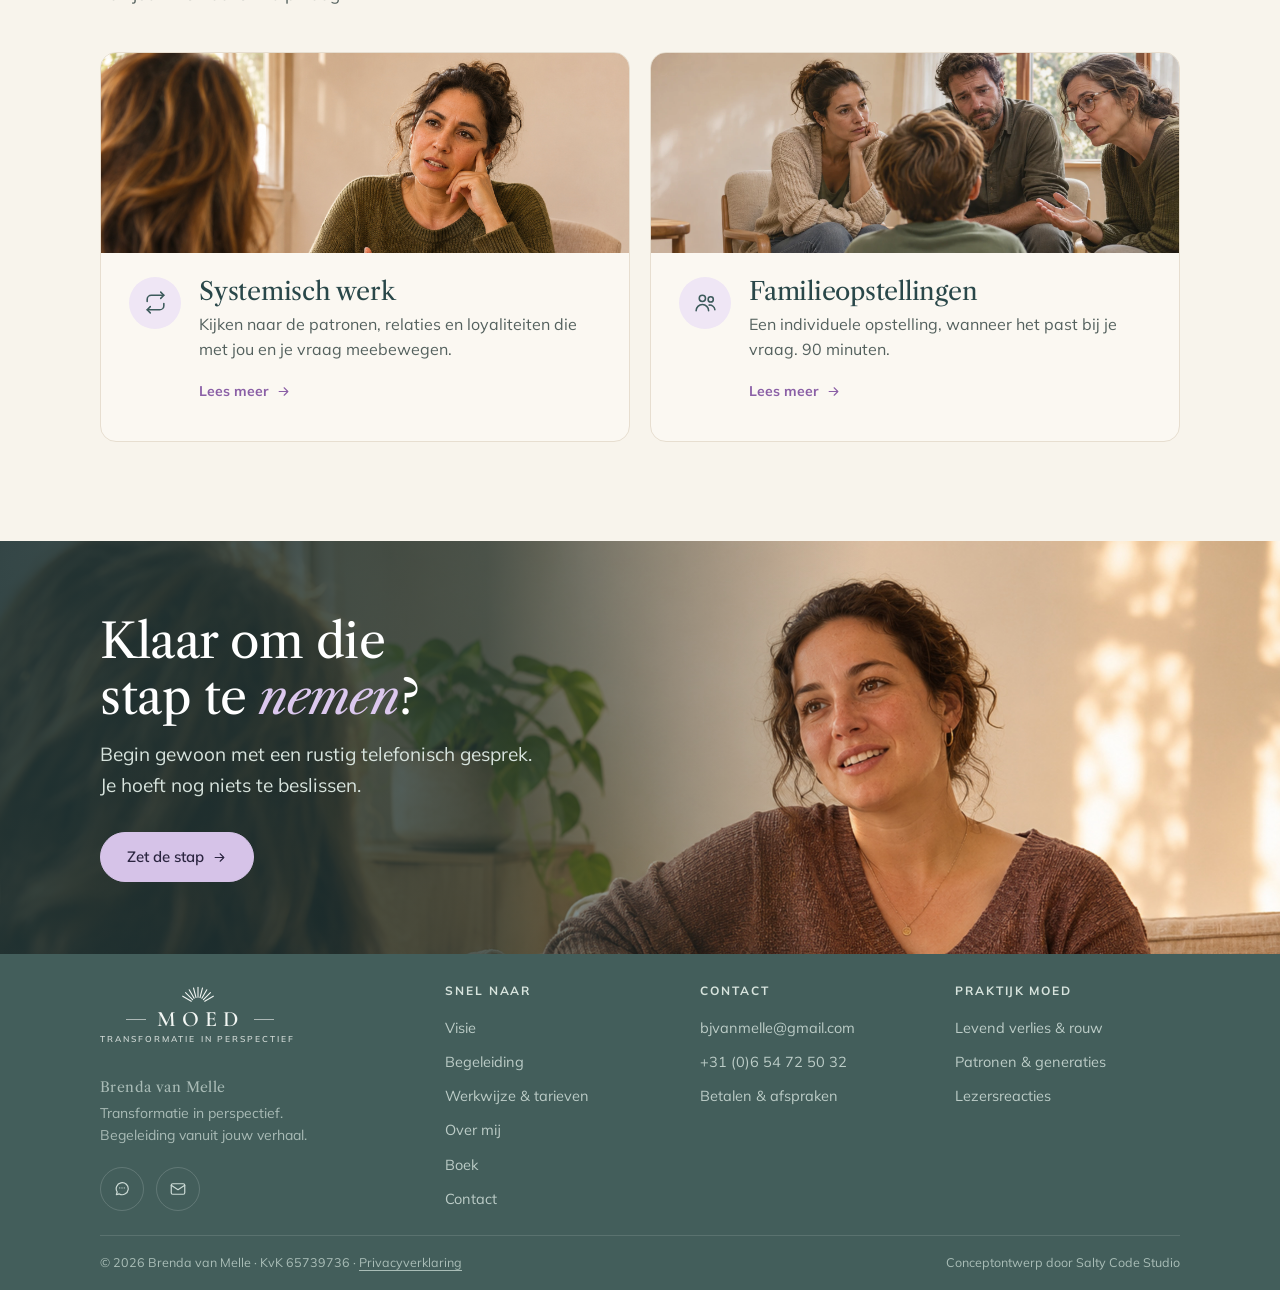
<file: coaching.html>
<!doctype html>
<html lang="nl">
<head>
<meta charset="utf-8">
<meta name="viewport" content="width=device-width, initial-scale=1">
<title>Begeleiding · Brenda van Melle</title>
<meta name="description" content="Begeleiding bij Praktijk MOED: één visie, verschillende ingangen. Levend verlies en rouw, persoonlijke coaching, en patronen die van generatie op generatie doorwerken.">
<!-- Concept preview: remove this line at launch so the site can be found in search. -->
<meta name="robots" content="noindex, nofollow">
<link rel="preconnect" href="https://fonts.googleapis.com">
<link rel="preconnect" href="https://fonts.gstatic.com" crossorigin>
<link href="https://fonts.googleapis.com/css2?family=Libre+Caslon+Text:ital,wght@0,400;0,700;1,400&family=Mulish:wght@300;400;500;600;700&family=Caveat:wght@400;500;600&family=Cormorant+Garamond:wght@600&display=swap" rel="stylesheet">
<link rel="stylesheet" href="assets/site.css">
<link rel="stylesheet" href="assets/design-b.css?v=374">
</head>
<body>
<!-- ============ HEADER ============ -->
<header class="site-head" id="head">
  <div class="wrap nav">
    <a class="brand" href="index.html" aria-label="MOED, Brenda van Melle, home">
      <span class="moed">
        <svg class="moed-rays" viewBox="10 4 40 20" fill="none" stroke="currentColor" stroke-width="1" stroke-linecap="round" aria-hidden="true"><line x1="30" y1="17" x2="30" y2="8"/><line x1="28.2" y1="17.2" x2="25.9" y2="8.5"/><line x1="31.8" y1="17.2" x2="34.1" y2="8.5"/><line x1="26.5" y1="17.9" x2="22" y2="10.1"/><line x1="33.5" y1="17.9" x2="38" y2="10.1"/><line x1="25.1" y1="19.1" x2="18.7" y2="12.7"/><line x1="34.9" y1="19.1" x2="41.3" y2="12.7"/><line x1="23.9" y1="20.5" x2="16.1" y2="16"/><line x1="36.1" y1="20.5" x2="43.9" y2="16"/></svg>
        <span class="moed-word">MOED</span>
        <span class="moed-tag">Transformatie in perspectief</span>
      </span>
    </a>
    <nav aria-label="Hoofdmenu">
      <ul class="nav-links">
        <li><a href="praktijk-moed.html">Visie</a></li>
        <li class="has-dd"><a class="is-current" aria-current="page" href="coaching.html" aria-haspopup="true">Begeleiding <svg class="dd-caret" viewBox="0 0 24 24" fill="none" stroke="currentColor" stroke-width="2" stroke-linecap="round" stroke-linejoin="round" aria-hidden="true"><path d="m6 9 6 6 6-6"/></svg></a>
          <div class="nav-dd" role="menu">
            <a role="menuitem" href="coaching.html"><span class="dd-t">Alle begeleiding</span></a>
            <a role="menuitem" href="rouw-en-verlies.html"><span class="dd-t">Levend verlies &amp; rouw</span></a>
            <a role="menuitem" href="innerlijke-groei.html"><span class="dd-t">Patronen &amp; generaties</span></a>
            <a role="menuitem" href="richting-en-zingeving.html"><span class="dd-t">Persoonlijke coaching</span></a>
            <a role="menuitem" href="systemische-begeleiding.html"><span class="dd-t">Systemisch werk</span></a>
            <a role="menuitem" href="familieopstellingen.html"><span class="dd-t">Familieopstellingen</span></a>
          </div>
        </li>
        <li><a href="werkwijze.html">Werkwijze &amp; tarieven</a></li>
        <li><a href="over-brenda.html">Over mij</a></li>
        <li><a href="boek.html">Boek</a></li>
        <li><a href="contact.html">Contact</a></li>
      </ul>
    </nav>
    <div class="nav-cta">
      <a class="btn btn-header" href="contact.html#kennismaken">Plan een kennismaking</a>
      <button class="menu-btn" id="menuBtn" aria-label="Menu openen" aria-expanded="false">
        <svg viewBox="0 0 24 24" fill="none" stroke="currentColor" stroke-width="1.7" stroke-linecap="round"><path d="M4 7h16M4 12h16M4 17h16"/></svg>
      </button>
    </div>
  </div>
</header>

<nav class="mobile-menu" id="mobileMenu" aria-label="Mobiel menu">
  <a href="praktijk-moed.html">Visie</a>
  <a href="coaching.html">Begeleiding</a>
  <a href="werkwijze.html">Werkwijze &amp; tarieven</a>
  <a href="over-brenda.html">Over mij</a>
  <a href="boek.html">Boek</a>
  <a href="contact.html">Contact</a>
  <a class="btn btn-header" href="contact.html#kennismaken">Plan een kennismaking</a>
</nav>

<main id="top" class="sub">

<section class="tex-begeleiding sub-hero sub-hero--plain photo-hero">
  <div class="wrap sub-hero-grid">
    <div class="sub-hero-copy hero-in">
      <p class="topic-tag"><span class="topic-ic" aria-hidden="true"><svg viewBox="0 0 24 24" fill="none" stroke="currentColor" stroke-width="1.6" stroke-linecap="round" stroke-linejoin="round"><circle cx="12" cy="12" r="9"/><path d="m8.5 15.5 2-5 5-2-2 5-5 2Z"/></svg></span>Begeleiding</p>
      <h1>Begeleiding die past bij <em>jouw</em> verhaal</h1>
      <p class="sub-lead">Jouw verhaal is het vertrekpunt. Of het nu gaat om verlies, om patronen die je meedraagt of om je richting: de vorm volgt daaruit.</p>
    </div>
  </div>
</section>
<!-- ============ PATTERN UNDERNEATH ============ -->
<section class="pattern section" id="inhoud">
  <div class="wrap pattern-grid">
    <div class="pattern-quote reveal">
      <span class="eyebrow">Eén visie, verschillende ingangen</span>
      <h2>Je hoeft niet eerst volledig vast te lopen voordat wat je voelt aandacht mag krijgen.</h2>
    </div>
    <div class="svc-grid">
      <article class="svc svc--lead reveal"><figure class="svc-photo"><img src="assets/img/photo/topic-rouw.webp" alt="Een man met zijn hoofd in zijn handen" loading="lazy"></figure>
        <span class="ic"><svg viewBox="0 0 24 24" fill="none" stroke="currentColor" stroke-width="1.5" stroke-linecap="round" stroke-linejoin="round"><path d="M12 20 4.5 12.6a5 5 0 0 1 7.5-6.6 5 5 0 0 1 7.5 6.6L12 20Z"/><path d="m12 8-1.5 2 2.2 1.5L11 14"/></svg></span>
        <h3>Levend verlies</h3>
        <p>Verlies is meer dan rouw na een overlijden. Ook wat je tijdens het leven verliest, kan je identiteit, je relaties, je toekomstbeeld of je dagelijks leven raken. Daar is aandacht voor.</p>
        <a class="svc-pick link-more" href="rouw-en-verlies.html">Over levend verlies en rouw <svg viewBox="0 0 24 24" fill="none" stroke="currentColor" stroke-width="1.8" stroke-linecap="round" stroke-linejoin="round"><path d="M5 12h14M13 6l6 6-6 6"/></svg></a>
      </article>
      <article class="svc reveal d1"><figure class="svc-photo svc-photo--gesprek"><img src="assets/img/photo/hero-brenda-gesprek.webp" alt="Brenda in gesprek met een cliënt" loading="lazy"></figure>
        <span class="ic"><svg viewBox="0 0 24 24" fill="none" stroke="currentColor" stroke-width="1.5" stroke-linecap="round" stroke-linejoin="round"><circle cx="12" cy="12" r="9"/><path d="m8.5 15.5 2-5 5-2-2 5-5 2Z"/></svg></span>
        <h3>Persoonlijke begeleiding</h3>
        <p>Stilstaan bij wat er speelt, betekenis geven aan wat je meemaakt en nieuwe mogelijkheden verkennen.</p>
        <a class="svc-pick link-more" href="richting-en-zingeving.html">Over coaching <svg viewBox="0 0 24 24" fill="none" stroke="currentColor" stroke-width="1.8" stroke-linecap="round" stroke-linejoin="round"><path d="M5 12h14M13 6l6 6-6 6"/></svg></a>
      </article>
      <article class="svc reveal d2"><figure class="svc-photo svc-photo--familie"><img src="assets/img/photo/familie-generaties.webp" alt="Een familie in gesprek met elkaar, drie volwassenen rond een kind" loading="lazy"></figure>
        <span class="ic"><svg viewBox="0 0 24 24" fill="none" stroke="currentColor" stroke-width="1.5" stroke-linecap="round" stroke-linejoin="round"><path d="M12 21v-9"/><path d="M12 12c0-3-2-5-6-5v1c0 3 2 5 6 5Z"/><path d="M12 14c0-3 2-4 6-4v1c0 3-2 4-6 4Z"/></svg></span>
        <h3>Patronen &amp; generaties</h3>
        <p>Soms draag je meer mee dan je eigen verhaal. Ervaringen, patronen en stiltes kunnen van generatie op generatie doorwerken.</p>
        <a class="svc-pick link-more" href="innerlijke-groei.html">Over patronen en generaties <svg viewBox="0 0 24 24" fill="none" stroke="currentColor" stroke-width="1.8" stroke-linecap="round" stroke-linejoin="round"><path d="M5 12h14M13 6l6 6-6 6"/></svg></a>
      </article>
    </div>
  </div>
</section>


<section class="section also">
  <div class="wrap">
    <div class="sub-head reveal"><h2 class="also-title"><em>Middelen die volgen uit jouw verhaal, niet andersom</em></h2><p>“Ik ontmoet de mens achter de vraag en onderzoek samen wat er werkelijk speelt. Daarbij put ik uit mijn ervaring en kennis van onder meer coaching, NLP en systemisch werk. Welke vorm van begeleiding passend is, hangt af van jouw verhaal en hulpvraag.”</p></div>
    <div class="also-grid">
      <a class="also-card also-card--photo reveal" href="systemische-begeleiding.html"><span class="also-photo"><img src="assets/img/photo/werkwijze.jpg" alt="Een vrouw luistert aandachtig in een gesprek" loading="lazy"></span><span class="herken-ic" aria-hidden="true"><svg viewBox="0 0 24 24" fill="none" stroke="currentColor" stroke-width="1.5" stroke-linecap="round" stroke-linejoin="round"><path d="M17 2l3 3-3 3"/><path d="M4 11V9a4 4 0 0 1 4-4h12"/><path d="M7 22l-3-3 3-3"/><path d="M20 13v2a4 4 0 0 1-4 4H4"/></svg></span><div><h3>Systemisch werk</h3><p>Kijken naar de patronen, relaties en loyaliteiten die met jou en je vraag meebewegen.</p><span class="link-more">Lees meer <svg viewBox="0 0 24 24" fill="none" stroke="currentColor" stroke-width="1.7" stroke-linecap="round" stroke-linejoin="round" aria-hidden="true"><path d="M5 12h14M13 6l6 6-6 6"/></svg></span></div></a>
      <a class="also-card also-card--photo reveal d1" href="familieopstellingen.html"><span class="also-photo"><img src="assets/img/photo/familie-zittend.webp" alt="Een familie in gesprek, rond een kind" loading="lazy"></span><span class="herken-ic" aria-hidden="true"><svg viewBox="0 0 24 24" fill="none" stroke="currentColor" stroke-width="1.5" stroke-linecap="round" stroke-linejoin="round"><circle cx="9" cy="8" r="3"/><path d="M3 20a6 6 0 0 1 12 0"/><circle cx="17" cy="9" r="2.5"/><path d="M15.5 14.5A5 5 0 0 1 21 19"/></svg></span><div><h3>Familieopstellingen</h3><p>Een individuele opstelling, wanneer het past bij je vraag. 90 minuten.</p><span class="link-more">Lees meer <svg viewBox="0 0 24 24" fill="none" stroke="currentColor" stroke-width="1.7" stroke-linecap="round" stroke-linejoin="round" aria-hidden="true"><path d="M5 12h14M13 6l6 6-6 6"/></svg></span></div></a>
    </div>
  </div>
</section>

<section class="cta-band info-cta">
  <span class="cta-dragon one" aria-hidden="true"></span>
  <div class="wrap">
    <h2>Klaar om die stap te <em>nemen</em>?</h2>
    <p class="cta-lead">Begin gewoon met een rustig telefonisch gesprek. Je hoeft nog niets te beslissen.</p>
    <div class="cta-actions">
      <a class="btn btn-light btn-lg" href="index.html#intake">Zet de stap <svg viewBox="0 0 24 24" fill="none" stroke="currentColor" stroke-width="1.7" stroke-linecap="round" stroke-linejoin="round" aria-hidden="true"><path d="M5 12h14M13 6l6 6-6 6"/></svg></a>
    </div>
  </div>
</section>

</main>
<!-- ============ FOOTER ============ -->
<footer class="foot">
  <div class="wrap">
    <div class="foot-grid">
      <div class="foot-brand">
        <a class="brand" href="index.html" aria-label="MOED, home">
          <span class="moed">
            <svg class="moed-rays" viewBox="10 4 40 20" fill="none" stroke="currentColor" stroke-width="1" stroke-linecap="round" aria-hidden="true"><line x1="30" y1="17" x2="30" y2="8"/><line x1="28.2" y1="17.2" x2="25.9" y2="8.5"/><line x1="31.8" y1="17.2" x2="34.1" y2="8.5"/><line x1="26.5" y1="17.9" x2="22" y2="10.1"/><line x1="33.5" y1="17.9" x2="38" y2="10.1"/><line x1="25.1" y1="19.1" x2="18.7" y2="12.7"/><line x1="34.9" y1="19.1" x2="41.3" y2="12.7"/><line x1="23.9" y1="20.5" x2="16.1" y2="16"/><line x1="36.1" y1="20.5" x2="43.9" y2="16"/></svg>
            <span class="moed-word">MOED</span>
            <span class="moed-tag">Transformatie in perspectief</span>
          </span>
        </a>
        <p class="foot-name">Brenda van Melle</p>
        <p>Transformatie in perspectief. Begeleiding vanuit jouw verhaal.</p>
        <div class="socials">
          <!-- Add Instagram / Facebook / LinkedIn here once Brenda shares her profile URLs. -->
          <a href="https://wa.me/31654725032?text=Hallo%20Brenda%2C%20ik%20wil%20graag%20een%20telefonische%20kennismaking%20plannen." target="_blank" rel="noopener" aria-label="WhatsApp"><svg viewBox="0 0 24 24" fill="none" stroke="currentColor" stroke-width="1.6" stroke-linecap="round" stroke-linejoin="round" aria-hidden="true"><path d="M4.5 19.5 5.6 16A8 8 0 1 1 8.4 18.6Z"/><path d="M9 10.5h.01M12 10.5h.01M15 10.5h.01"/></svg></a>
          <a href="mailto:bjvanmelle@gmail.com" aria-label="E-mail"><svg viewBox="0 0 24 24" fill="none" stroke="currentColor" stroke-width="1.6" stroke-linecap="round" stroke-linejoin="round"><rect x="3" y="5" width="18" height="14" rx="2"/><path d="m3 7 9 6 9-6"/></svg></a>
        </div>
      </div>
      <div class="foot-col">
        <h2 class="foot-title">Snel naar</h2>
        <ul><li><a href="praktijk-moed.html">Visie</a></li><li><a href="coaching.html">Begeleiding</a></li><li><a href="werkwijze.html">Werkwijze &amp; tarieven</a></li><li><a href="over-brenda.html">Over mij</a></li><li><a href="boek.html">Boek</a></li><li><a href="contact.html">Contact</a></li></ul>
      </div>
      <div class="foot-col">
        <h2 class="foot-title">Contact</h2>
        <ul><li><a href="mailto:bjvanmelle@gmail.com">bjvanmelle@gmail.com</a></li><li><a href="tel:+31654725032">+31 (0)6 54 72 50 32</a></li><li><a href="werkwijze.html#afspraken">Betalen &amp; afspraken</a></li></ul>
      </div>
      <div class="foot-col">
        <h2 class="foot-title">Praktijk MOED</h2>
        <ul><li><a href="rouw-en-verlies.html">Levend verlies &amp; rouw</a></li><li><a href="innerlijke-groei.html">Patronen &amp; generaties</a></li><li><a href="getuigenissen.html">Lezersreacties</a></li></ul>
      </div>
    </div>
    <div class="foot-bottom">
      <span>&copy; 2026 Brenda van Melle · KvK 65739736 · <a href="privacyverklaring.html">Privacyverklaring</a></span>
      <span>Conceptontwerp door Salty Code Studio</span>
    </div>
  </div>
</footer>
<div class="mobile-cta" id="mobileCta" inert>
  <a class="btn btn-primary" href="contact.html#kennismaken">Plan een kennismaking</a>
  <a class="mobile-cta-wa" href="https://wa.me/31654725032?text=Hallo%20Brenda%2C%20ik%20wil%20graag%20een%20telefonische%20kennismaking%20plannen." target="_blank" rel="noopener" aria-label="Stuur mij gerust een bericht"><svg viewBox="0 0 24 24" fill="none" stroke="currentColor" stroke-width="1.6" stroke-linecap="round" stroke-linejoin="round" aria-hidden="true"><path d="M4.5 19.5 5.6 16A8 8 0 1 1 8.4 18.6Z"/><path d="M9 10.5h.01M12 10.5h.01M15 10.5h.01"/></svg></a>
</div>
<script src="assets/site.js?v=4"></script>
<script src="assets/design-b.js?v=99"></script>
</body>
</html>
</file>
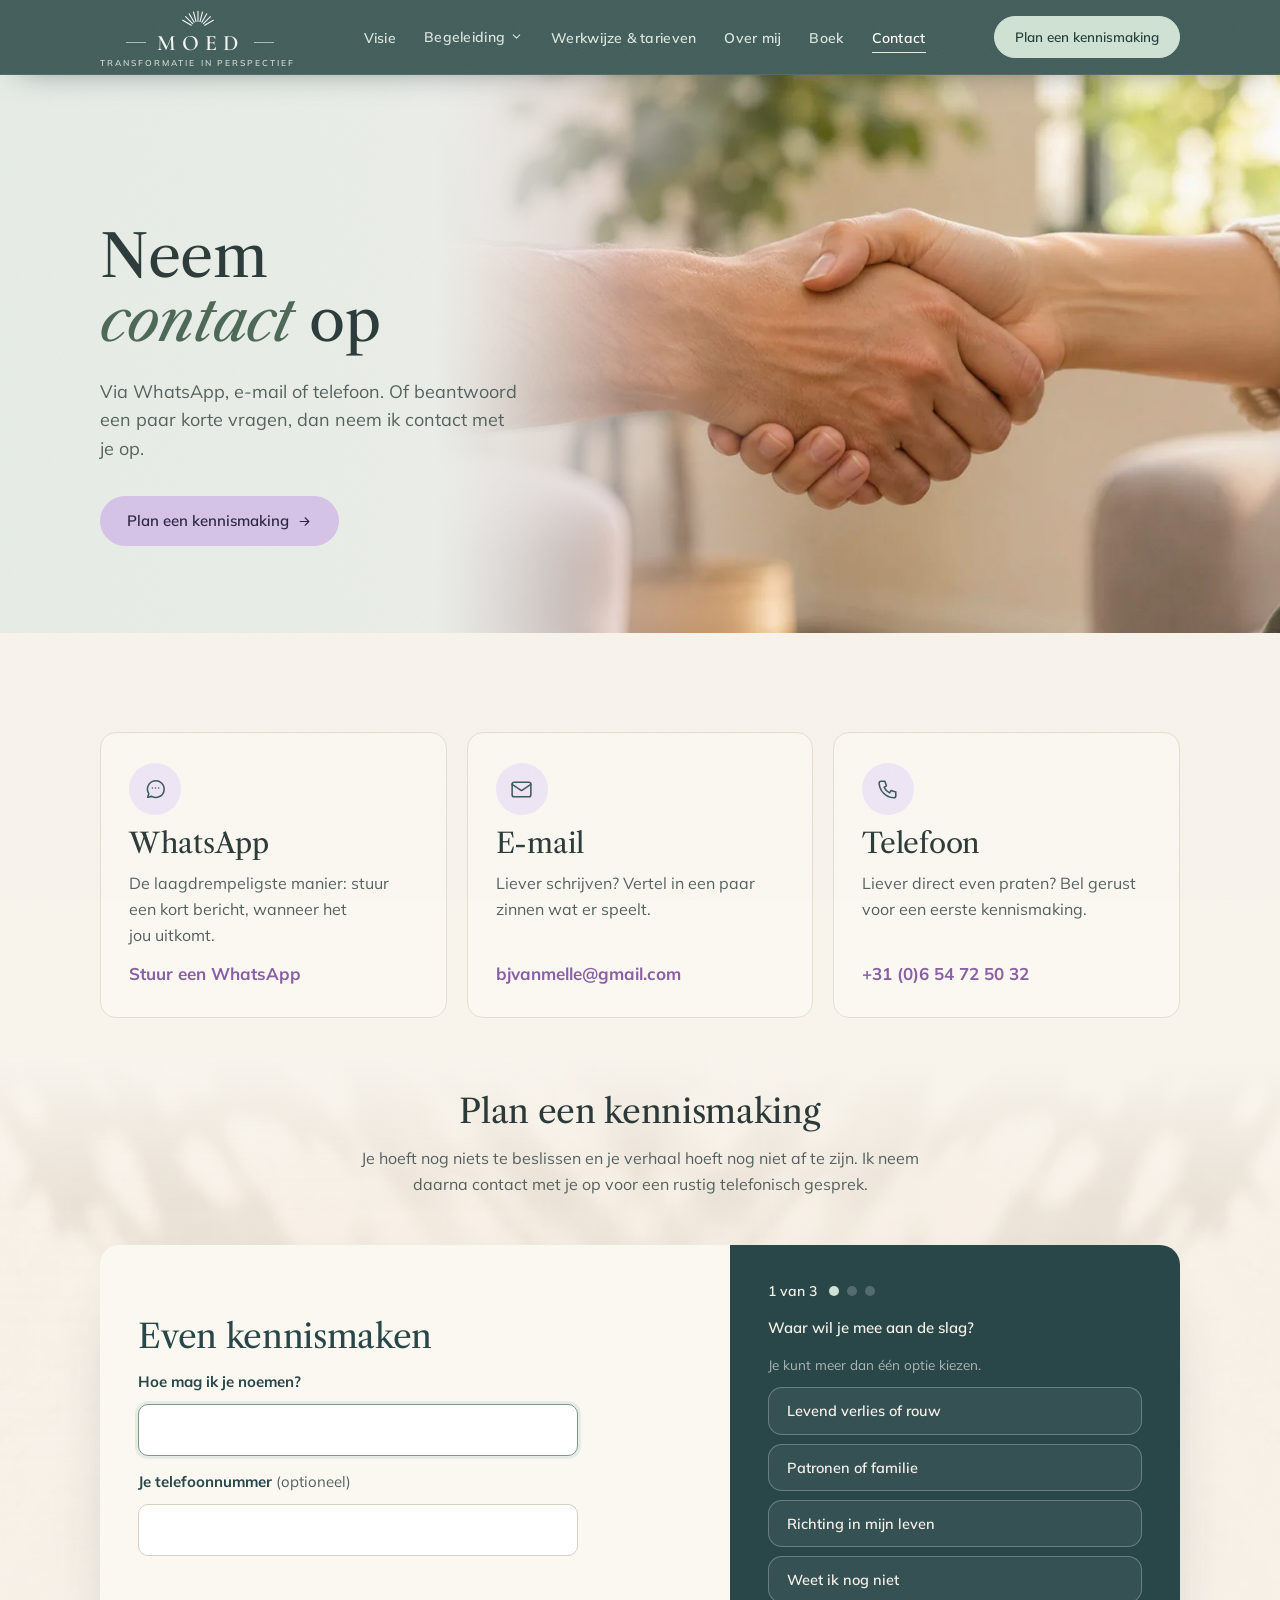
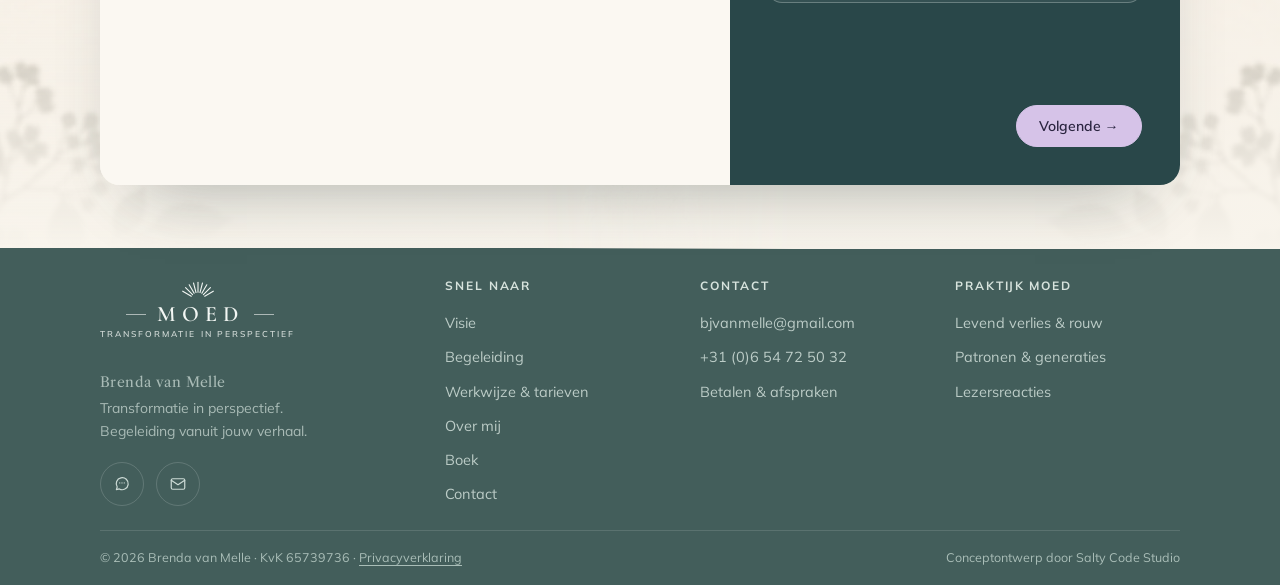
<file: contact.html>
<!doctype html>
<html lang="nl">
<head>
<meta charset="utf-8">
<meta name="viewport" content="width=device-width, initial-scale=1">
<title>Contact · Brenda van Melle</title>
<meta name="description" content="Neem contact op met Brenda van Melle (Praktijk MOED) via WhatsApp, e-mail of telefoon, of plan een kennismaking met een paar korte vragen vooraf.">
<!-- Concept preview: remove this line at launch so the site can be found in search. -->
<meta name="robots" content="noindex, nofollow">
<link rel="preconnect" href="https://fonts.googleapis.com">
<link rel="preconnect" href="https://fonts.gstatic.com" crossorigin>
<link href="https://fonts.googleapis.com/css2?family=Libre+Caslon+Text:ital,wght@0,400;0,700;1,400&family=Mulish:wght@300;400;500;600;700&family=Caveat:wght@400;500;600&family=Cormorant+Garamond:wght@600&display=swap" rel="stylesheet">
<link rel="stylesheet" href="assets/site.css">
<link rel="stylesheet" href="assets/design-b.css?v=374">
</head>
<body>
<!-- ============ HEADER ============ -->
<header class="site-head" id="head">
  <div class="wrap nav">
    <a class="brand" href="index.html" aria-label="MOED, Brenda van Melle, home">
      <span class="moed">
        <svg class="moed-rays" viewBox="10 4 40 20" fill="none" stroke="currentColor" stroke-width="1" stroke-linecap="round" aria-hidden="true"><line x1="30" y1="17" x2="30" y2="8"/><line x1="28.2" y1="17.2" x2="25.9" y2="8.5"/><line x1="31.8" y1="17.2" x2="34.1" y2="8.5"/><line x1="26.5" y1="17.9" x2="22" y2="10.1"/><line x1="33.5" y1="17.9" x2="38" y2="10.1"/><line x1="25.1" y1="19.1" x2="18.7" y2="12.7"/><line x1="34.9" y1="19.1" x2="41.3" y2="12.7"/><line x1="23.9" y1="20.5" x2="16.1" y2="16"/><line x1="36.1" y1="20.5" x2="43.9" y2="16"/></svg>
        <span class="moed-word">MOED</span>
        <span class="moed-tag">Transformatie in perspectief</span>
      </span>
    </a>
    <nav aria-label="Hoofdmenu">
      <ul class="nav-links">
        <li><a href="praktijk-moed.html">Visie</a></li>
        <li class="has-dd"><a href="coaching.html" aria-haspopup="true">Begeleiding <svg class="dd-caret" viewBox="0 0 24 24" fill="none" stroke="currentColor" stroke-width="2" stroke-linecap="round" stroke-linejoin="round" aria-hidden="true"><path d="m6 9 6 6 6-6"/></svg></a>
          <div class="nav-dd" role="menu">
            <a role="menuitem" href="coaching.html"><span class="dd-t">Alle begeleiding</span></a>
            <a role="menuitem" href="rouw-en-verlies.html"><span class="dd-t">Levend verlies &amp; rouw</span></a>
            <a role="menuitem" href="innerlijke-groei.html"><span class="dd-t">Patronen &amp; generaties</span></a>
            <a role="menuitem" href="richting-en-zingeving.html"><span class="dd-t">Persoonlijke coaching</span></a>
            <a role="menuitem" href="systemische-begeleiding.html"><span class="dd-t">Systemisch werk</span></a>
            <a role="menuitem" href="familieopstellingen.html"><span class="dd-t">Familieopstellingen</span></a>
          </div>
        </li>
        <li><a href="werkwijze.html">Werkwijze &amp; tarieven</a></li>
        <li><a href="over-brenda.html">Over mij</a></li>
        <li><a href="boek.html">Boek</a></li>
        <li><a class="is-current" aria-current="page" href="contact.html">Contact</a></li>
      </ul>
    </nav>
    <div class="nav-cta">
      <a class="btn btn-header" href="#kennismaken">Plan een kennismaking</a>
      <button class="menu-btn" id="menuBtn" aria-label="Menu openen" aria-expanded="false">
        <svg viewBox="0 0 24 24" fill="none" stroke="currentColor" stroke-width="1.7" stroke-linecap="round"><path d="M4 7h16M4 12h16M4 17h16"/></svg>
      </button>
    </div>
  </div>
</header>

<nav class="mobile-menu" id="mobileMenu" aria-label="Mobiel menu">
  <a href="praktijk-moed.html">Visie</a>
  <a href="coaching.html">Begeleiding</a>
  <a href="werkwijze.html">Werkwijze &amp; tarieven</a>
  <a href="over-brenda.html">Over mij</a>
  <a href="boek.html">Boek</a>
  <a href="contact.html">Contact</a>
  <a class="btn btn-header" href="#kennismaken">Plan een kennismaking</a>
</nav>

<main id="top" class="sub">

<section class="tex-contact sub-hero sub-hero--plain photo-hero">
  <div class="wrap sub-hero-grid">
    <div class="sub-hero-copy hero-in">
      <p class="topic-tag"><span class="topic-ic" aria-hidden="true"><svg viewBox="0 0 24 24" fill="none" stroke="currentColor" stroke-width="1.6" stroke-linecap="round" stroke-linejoin="round"><path d="M4.5 19.5 5.6 16A8 8 0 1 1 8.4 18.6Z"/><path d="M9 10.5h.01M12 10.5h.01M15 10.5h.01"/></svg></span>Contact</p>
      <h1>Neem <em>contact</em> op</h1>
      <p class="sub-lead">Via WhatsApp, e-mail of telefoon. Of beantwoord een paar korte vragen, dan neem ik contact met je op.</p>
      <div class="hero-actions">
        <a class="btn btn-primary btn-lg" href="#kennismaken">Plan een kennismaking <svg viewBox="0 0 24 24" fill="none" stroke="currentColor" stroke-width="1.7" stroke-linecap="round" stroke-linejoin="round" aria-hidden="true"><path d="M5 12h14M13 6l6 6-6 6"/></svg></a>
      </div>
    </div>
  </div>
</section>

<section class="section also" id="inhoud">
  <div class="wrap">
    <div class="contact-options">
      <a class="contact-card reveal" href="https://wa.me/31654725032?text=Hallo%20Brenda%2C%20ik%20wil%20graag%20een%20telefonische%20kennismaking%20plannen." target="_blank" rel="noopener"><span class="herken-ic" aria-hidden="true"><svg viewBox="0 0 24 24" fill="none" stroke="currentColor" stroke-width="1.5" stroke-linecap="round" stroke-linejoin="round"><path d="M4.5 19.5 5.6 16A8 8 0 1 1 8.4 18.6Z"/><path d="M9 10.5h.01M12 10.5h.01M15 10.5h.01"/></svg></span><h2>WhatsApp</h2><p>De laagdrempeligste manier: stuur een kort bericht, wanneer het jou uitkomt.</p><span class="contact-value">Stuur een WhatsApp</span></a>
      <a class="contact-card reveal" href="mailto:bjvanmelle@gmail.com?subject=Kennismaking"><span class="herken-ic" aria-hidden="true"><svg viewBox="0 0 24 24" fill="none" stroke="currentColor" stroke-width="1.5" stroke-linecap="round" stroke-linejoin="round"><rect x="3" y="5" width="18" height="14" rx="2"/><path d="m3 7 9 6 9-6"/></svg></span><h2>E-mail</h2><p>Liever schrijven? Vertel in een paar zinnen wat er speelt.</p><span class="contact-value">bjvanmelle@gmail.com</span></a>
      <a class="contact-card reveal" href="tel:+31654725032"><span class="herken-ic" aria-hidden="true"><svg viewBox="0 0 24 24" fill="none" stroke="currentColor" stroke-width="1.5" stroke-linecap="round" stroke-linejoin="round"><path d="M5 4h3.5l1.5 4.5-2.2 1.4a11 11 0 0 0 5.3 5.3l1.4-2.2L19 14.5V18a2 2 0 0 1-2 2A15 15 0 0 1 3 6a2 2 0 0 1 2-2Z"/></svg></span><h2>Telefoon</h2><p>Liever direct even praten? Bel gerust voor een eerste kennismaking.</p><span class="contact-value">+31 (0)6 54 72 50 32</span></a>
    </div>
  </div>
</section>
<section class="section sub-steps" id="kennismaken">
  <div class="wrap">
    <div class="sub-head center reveal"><h2>Plan een kennismaking</h2><p>Je hoeft nog niets te beslissen en je verhaal hoeft nog niet af te zijn. Ik neem daarna contact met je op voor een rustig telefonisch gesprek.</p></div>
    <div class="practical-card practical-card--contact reveal">
        <div class="practical-flow"></div>
        <aside class="rate-panel" id="investering-contact" aria-label="Tarieven">
        <span class="eyebrow">Investering in jezelf</span>
        <div class="rate-row" data-plan="kennis">
          <p class="rate-name">Kennismaken<span>Korte telefonische verkenning</span></p>
          <p class="rate-amount rate-amount--soft">20 min</p>
        </div>
        <div class="rate-row" data-plan="sessie">
          <p class="rate-name">Losse sessie<span>Persoonlijke begeleiding</span></p>
          <p class="rate-amount">€195</p>
        </div>
        <div class="rate-row is-featured" data-plan="traject">
          <p class="rate-name">Traject <em class="rate-badge">Aanbevolen</em><span>Drie sessies, niet verplicht</span></p>
          <p class="rate-amount">€585</p>
        </div>
        <details class="practical-details">
          <summary>Annuleren &amp; betalen</summary>
          <div><p>Je betaalt de sessie vooraf, bij het boeken. Een factuur kun je altijd aanvragen.</p><p>Reiskosten €0,35 per km, parkeren tegen kostprijs.</p><p>Verzetten of annuleren kan kosteloos tot 48 uur vooraf. Daarna ontvang je 50% terug; binnen 24 uur of bij niet verschijnen vervalt het bedrag. Bij overmacht zoeken we samen een oplossing.</p><p><a class="rate-more" href="werkwijze.html#afspraken">Meer over betalen en locatie</a></p></div>
        </details>
        <a class="btn btn-light rate-cta" href="#contact">Plan een kennismaking <svg viewBox="0 0 24 24" fill="none" stroke="currentColor" stroke-width="1.7" stroke-linecap="round" stroke-linejoin="round"><path d="M5 12h14M13 6l6 6-6 6"/></svg></a>
      </aside>
        <form class="intake-card intake-inline" id="intakeInline" novalidate hidden aria-label="Kennismaking aanvragen">
          <input type="hidden" name="investering" value="">
          <button type="button" class="intake-back">← Terug naar de stappen</button>
          <div class="intake-head">
            <h3>Vertel me kort wat er speelt</h3>
            <p>Zodat het eerste gesprek meteen over jou kan gaan. Er wordt niets opgeslagen: je antwoorden gaan alleen naar mij, via je eigen WhatsApp of e-mail.</p>
          </div>
          <fieldset class="q q-wide"><legend>Waar wil je mee aan de slag?</legend><div class="chips"><label class="chip"><input type="checkbox" name="traject" value="Levend verlies of rouw"><span>Levend verlies of rouw</span></label><label class="chip"><input type="checkbox" name="traject" value="Patronen of familie"><span>Patronen of familie</span></label><label class="chip"><input type="checkbox" name="traject" value="Richting in mijn leven"><span>Richting in mijn leven</span></label><label class="chip"><input type="checkbox" name="traject" value="Weet ik nog niet"><span>Weet ik nog niet</span></label></div></fieldset>
          <div class="q"><label for="intakeNameH">Hoe mag ik je noemen?</label><input id="intakeNameH" name="naam" type="text" autocomplete="given-name" required></div>
          <div class="q"><label for="intakePhoneH">Je telefoonnummer <span class="opt">(optioneel)</span></label><input id="intakePhoneH" name="telefoon" type="tel" autocomplete="tel" inputmode="tel"></div>
          <div class="q q-wide"><label for="intakeWhatH">Wat speelt er op dit moment?</label><textarea id="intakeWhatH" name="wat" rows="3" required placeholder="Een paar zinnen is genoeg."></textarea></div>
          <fieldset class="q"><legend>Hoe lang speelt dit al?</legend><div class="chips"><label class="chip"><input type="radio" name="duur" value="Pas kort"><span>Pas kort</span></label><label class="chip"><input type="radio" name="duur" value="Enkele maanden"><span>Enkele maanden</span></label><label class="chip"><input type="radio" name="duur" value="Langer dan een jaar"><span>Langer dan een jaar</span></label></div></fieldset>
          <fieldset class="q"><legend>Wanneer ben je goed bereikbaar?</legend><div class="chips"><label class="chip"><input type="checkbox" name="moment" value="Ochtend"><span>Ochtend</span></label><label class="chip"><input type="checkbox" name="moment" value="Middag"><span>Middag</span></label><label class="chip"><input type="checkbox" name="moment" value="Avond"><span>Avond</span></label></div></fieldset>
          <div class="q q-wide"><label for="intakeHopeH">Wat hoop je dat de begeleiding je brengt? <span class="opt">(optioneel)</span></label><textarea id="intakeHopeH" name="hoop" rows="2"></textarea></div>
          <p class="intake-error" role="alert" hidden>Vul je naam en wat er speelt in, dan kan ik me goed voorbereiden.</p>
          <p class="intake-done" role="status" hidden></p>
          <div class="intake-actions">
            <button class="btn btn-primary" type="submit" data-via="whatsapp"><svg class="lead-ic" viewBox="0 0 24 24" fill="none" stroke="currentColor" stroke-width="1.6" stroke-linecap="round" stroke-linejoin="round" aria-hidden="true"><path d="M4.5 19.5 5.6 16A8 8 0 1 1 8.4 18.6Z"/><path d="M9 10.5h.01M12 10.5h.01M15 10.5h.01"/></svg>Verstuur via WhatsApp</button>
            <button class="btn btn-ghost" type="submit" data-via="email">Verstuur via e-mail</button>
            <p class="intake-privacy">Je verstuurt het bericht zelf; je ziet het eerst nog voordat het weggaat.</p>
          </div>
        </form>
      </div>
  </div>
</section>

</main>
<!-- ============ FOOTER ============ -->
<footer class="foot">
  <div class="wrap">
    <div class="foot-grid">
      <div class="foot-brand">
        <a class="brand" href="index.html" aria-label="MOED, home">
          <span class="moed">
            <svg class="moed-rays" viewBox="10 4 40 20" fill="none" stroke="currentColor" stroke-width="1" stroke-linecap="round" aria-hidden="true"><line x1="30" y1="17" x2="30" y2="8"/><line x1="28.2" y1="17.2" x2="25.9" y2="8.5"/><line x1="31.8" y1="17.2" x2="34.1" y2="8.5"/><line x1="26.5" y1="17.9" x2="22" y2="10.1"/><line x1="33.5" y1="17.9" x2="38" y2="10.1"/><line x1="25.1" y1="19.1" x2="18.7" y2="12.7"/><line x1="34.9" y1="19.1" x2="41.3" y2="12.7"/><line x1="23.9" y1="20.5" x2="16.1" y2="16"/><line x1="36.1" y1="20.5" x2="43.9" y2="16"/></svg>
            <span class="moed-word">MOED</span>
            <span class="moed-tag">Transformatie in perspectief</span>
          </span>
        </a>
        <p class="foot-name">Brenda van Melle</p>
        <p>Transformatie in perspectief. Begeleiding vanuit jouw verhaal.</p>
        <div class="socials">
          <!-- Add Instagram / Facebook / LinkedIn here once Brenda shares her profile URLs. -->
          <a href="https://wa.me/31654725032?text=Hallo%20Brenda%2C%20ik%20wil%20graag%20een%20telefonische%20kennismaking%20plannen." target="_blank" rel="noopener" aria-label="WhatsApp"><svg viewBox="0 0 24 24" fill="none" stroke="currentColor" stroke-width="1.6" stroke-linecap="round" stroke-linejoin="round" aria-hidden="true"><path d="M4.5 19.5 5.6 16A8 8 0 1 1 8.4 18.6Z"/><path d="M9 10.5h.01M12 10.5h.01M15 10.5h.01"/></svg></a>
          <a href="mailto:bjvanmelle@gmail.com" aria-label="E-mail"><svg viewBox="0 0 24 24" fill="none" stroke="currentColor" stroke-width="1.6" stroke-linecap="round" stroke-linejoin="round"><rect x="3" y="5" width="18" height="14" rx="2"/><path d="m3 7 9 6 9-6"/></svg></a>
        </div>
      </div>
      <div class="foot-col">
        <h2 class="foot-title">Snel naar</h2>
        <ul><li><a href="praktijk-moed.html">Visie</a></li><li><a href="coaching.html">Begeleiding</a></li><li><a href="werkwijze.html">Werkwijze &amp; tarieven</a></li><li><a href="over-brenda.html">Over mij</a></li><li><a href="boek.html">Boek</a></li><li><a href="contact.html">Contact</a></li></ul>
      </div>
      <div class="foot-col">
        <h2 class="foot-title">Contact</h2>
        <ul><li><a href="mailto:bjvanmelle@gmail.com">bjvanmelle@gmail.com</a></li><li><a href="tel:+31654725032">+31 (0)6 54 72 50 32</a></li><li><a href="werkwijze.html#afspraken">Betalen &amp; afspraken</a></li></ul>
      </div>
      <div class="foot-col">
        <h2 class="foot-title">Praktijk MOED</h2>
        <ul><li><a href="rouw-en-verlies.html">Levend verlies &amp; rouw</a></li><li><a href="innerlijke-groei.html">Patronen &amp; generaties</a></li><li><a href="getuigenissen.html">Lezersreacties</a></li></ul>
      </div>
    </div>
    <div class="foot-bottom">
      <span>&copy; 2026 Brenda van Melle · KvK 65739736 · <a href="privacyverklaring.html">Privacyverklaring</a></span>
      <span>Conceptontwerp door Salty Code Studio</span>
    </div>
  </div>
</footer>
<div class="mobile-cta" id="mobileCta" inert>
  <a class="btn btn-primary" href="#kennismaken">Plan een kennismaking</a>
  <a class="mobile-cta-wa" href="https://wa.me/31654725032?text=Hallo%20Brenda%2C%20ik%20wil%20graag%20een%20telefonische%20kennismaking%20plannen." target="_blank" rel="noopener" aria-label="Stuur mij gerust een bericht"><svg viewBox="0 0 24 24" fill="none" stroke="currentColor" stroke-width="1.6" stroke-linecap="round" stroke-linejoin="round" aria-hidden="true"><path d="M4.5 19.5 5.6 16A8 8 0 1 1 8.4 18.6Z"/><path d="M9 10.5h.01M12 10.5h.01M15 10.5h.01"/></svg></a>
</div>
<script src="assets/site.js?v=4"></script>
<script src="assets/design-b.js?v=99"></script>
</body>
</html>
</file>
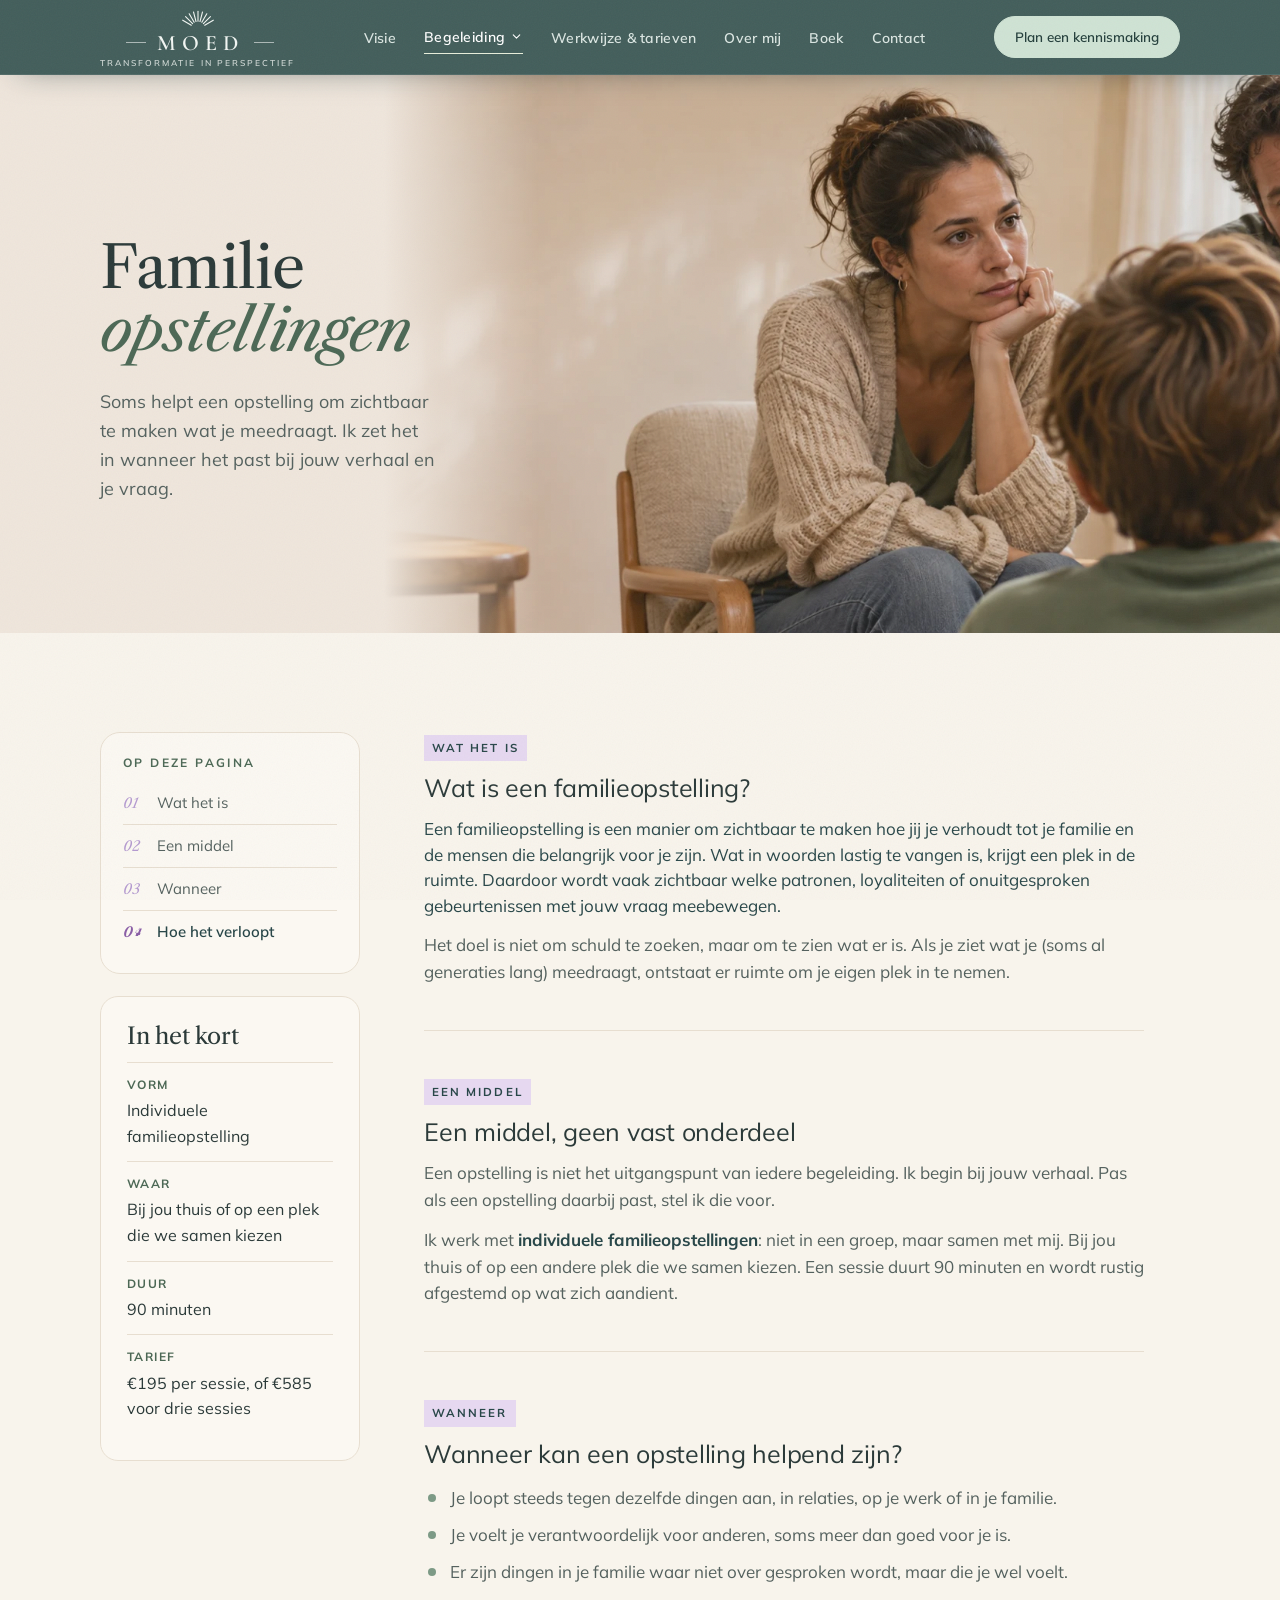
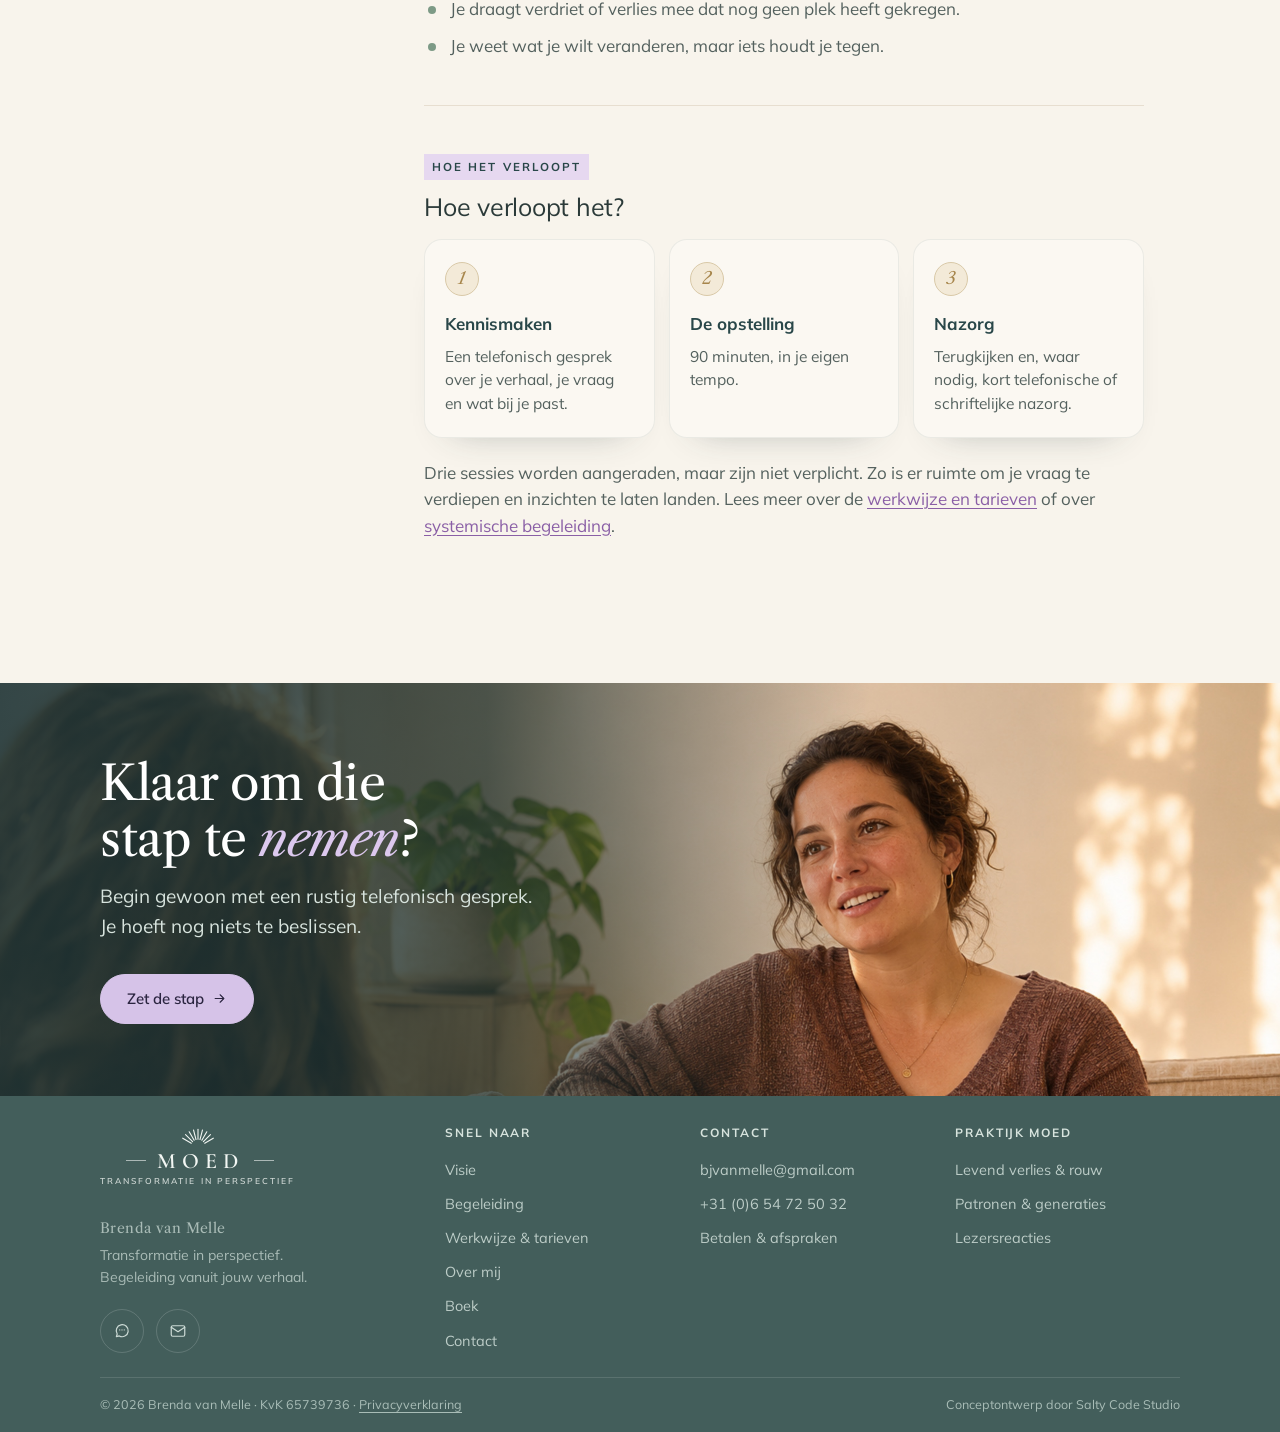
<file: familieopstellingen.html>
<!doctype html>
<html lang="nl">
<head>
<meta charset="utf-8">
<meta name="viewport" content="width=device-width, initial-scale=1">
<title>Familieopstellingen · Brenda van Melle</title>
<meta name="description" content="Een individuele familieopstelling met Brenda van Melle (Praktijk MOED), wanneer die past bij je vraag. 90 minuten, rustig afgestemd op wat zich aandient.">
<!-- Concept preview: remove this line at launch so the site can be found in search. -->
<meta name="robots" content="noindex, nofollow">
<link rel="preconnect" href="https://fonts.googleapis.com">
<link rel="preconnect" href="https://fonts.gstatic.com" crossorigin>
<link href="https://fonts.googleapis.com/css2?family=Libre+Caslon+Text:ital,wght@0,400;0,700;1,400&family=Mulish:wght@300;400;500;600;700&family=Caveat:wght@400;500;600&family=Cormorant+Garamond:wght@600&display=swap" rel="stylesheet">
<link rel="stylesheet" href="assets/site.css">
<link rel="stylesheet" href="assets/design-b.css?v=374">
</head>
<body>
<!-- ============ HEADER ============ -->
<header class="site-head" id="head">
  <div class="wrap nav">
    <a class="brand" href="index.html" aria-label="MOED, Brenda van Melle, home">
      <span class="moed">
        <svg class="moed-rays" viewBox="10 4 40 20" fill="none" stroke="currentColor" stroke-width="1" stroke-linecap="round" aria-hidden="true"><line x1="30" y1="17" x2="30" y2="8"/><line x1="28.2" y1="17.2" x2="25.9" y2="8.5"/><line x1="31.8" y1="17.2" x2="34.1" y2="8.5"/><line x1="26.5" y1="17.9" x2="22" y2="10.1"/><line x1="33.5" y1="17.9" x2="38" y2="10.1"/><line x1="25.1" y1="19.1" x2="18.7" y2="12.7"/><line x1="34.9" y1="19.1" x2="41.3" y2="12.7"/><line x1="23.9" y1="20.5" x2="16.1" y2="16"/><line x1="36.1" y1="20.5" x2="43.9" y2="16"/></svg>
        <span class="moed-word">MOED</span>
        <span class="moed-tag">Transformatie in perspectief</span>
      </span>
    </a>
    <nav aria-label="Hoofdmenu">
      <ul class="nav-links">
        <li><a href="praktijk-moed.html">Visie</a></li>
        <li class="has-dd"><a class="is-current" href="coaching.html" aria-haspopup="true">Begeleiding <svg class="dd-caret" viewBox="0 0 24 24" fill="none" stroke="currentColor" stroke-width="2" stroke-linecap="round" stroke-linejoin="round" aria-hidden="true"><path d="m6 9 6 6 6-6"/></svg></a>
          <div class="nav-dd" role="menu">
            <a role="menuitem" href="coaching.html"><span class="dd-t">Alle begeleiding</span></a>
            <a role="menuitem" href="rouw-en-verlies.html"><span class="dd-t">Levend verlies &amp; rouw</span></a>
            <a role="menuitem" href="innerlijke-groei.html"><span class="dd-t">Patronen &amp; generaties</span></a>
            <a role="menuitem" href="richting-en-zingeving.html"><span class="dd-t">Persoonlijke coaching</span></a>
            <a role="menuitem" href="systemische-begeleiding.html"><span class="dd-t">Systemisch werk</span></a>
            <a role="menuitem" href="familieopstellingen.html"><span class="dd-t">Familieopstellingen</span></a>
          </div>
        </li>
        <li><a href="werkwijze.html">Werkwijze &amp; tarieven</a></li>
        <li><a href="over-brenda.html">Over mij</a></li>
        <li><a href="boek.html">Boek</a></li>
        <li><a href="contact.html">Contact</a></li>
      </ul>
    </nav>
    <div class="nav-cta">
      <a class="btn btn-header" href="innerlijke-groei.html#kennismaken">Plan een kennismaking</a>
      <button class="menu-btn" id="menuBtn" aria-label="Menu openen" aria-expanded="false">
        <svg viewBox="0 0 24 24" fill="none" stroke="currentColor" stroke-width="1.7" stroke-linecap="round"><path d="M4 7h16M4 12h16M4 17h16"/></svg>
      </button>
    </div>
  </div>
</header>

<nav class="mobile-menu" id="mobileMenu" aria-label="Mobiel menu">
  <a href="praktijk-moed.html">Visie</a>
  <a href="coaching.html">Begeleiding</a>
  <a href="werkwijze.html">Werkwijze &amp; tarieven</a>
  <a href="over-brenda.html">Over mij</a>
  <a href="boek.html">Boek</a>
  <a href="contact.html">Contact</a>
  <a class="btn btn-header" href="innerlijke-groei.html#kennismaken">Plan een kennismaking</a>
</nav>

<main id="top" class="sub">

<section class="tex-familie sub-hero sub-hero--plain photo-hero">
  <div class="wrap sub-hero-grid">
    <div class="sub-hero-copy hero-in">
      <p class="topic-tag"><span class="topic-ic" aria-hidden="true"><svg viewBox="0 0 24 24" fill="none" stroke="currentColor" stroke-width="1.6" stroke-linecap="round" stroke-linejoin="round"><circle cx="9" cy="8" r="3"/><path d="M3 20a6 6 0 0 1 12 0"/><circle cx="17" cy="9" r="2.5"/><path d="M15.5 14.5A5 5 0 0 1 21 19"/></svg></span>Familieopstellingen</p>
      <h1>Familie<em>opstellingen</em></h1>
      <p class="sub-lead">Soms helpt een opstelling om zichtbaar te maken wat je meedraagt. Ik zet het in wanneer het past bij jouw verhaal en je vraag.</p>
    </div>
  </div>
</section>

<section class="section info-body" id="inhoud">
  <div class="wrap info-grid info-grid--bio">
    <aside class="bio-side"><nav class="bio-toc" aria-label="Op deze pagina"><p class="bio-toc-title">Op deze pagina</p><ol><li><a href="#wat">Wat het is</a></li><li><a href="#middel">Een middel</a></li><li><a href="#wanneer">Wanneer</a></li><li><a href="#verloop">Hoe het verloopt</a></li></ol></nav>
      <div class="fact-card bio-fact"><h3>In het kort</h3><dl><dt>Vorm</dt><dd>Individuele familieopstelling</dd><dt>Waar</dt><dd>Bij jou thuis of op een plek die we samen kiezen</dd><dt>Duur</dt><dd>90 minuten</dd><dt>Tarief</dt><dd>€195 per sessie, of €585 voor drie sessies</dd></dl></div>
    </aside>
    <article class="prose bio-grid prose-sans">
<section class="bio-block reveal" id="wat" data-label="Wat het is">
<h2>Wat is een familieopstelling?</h2>
<p>Een familieopstelling is een manier om zichtbaar te maken hoe jij je verhoudt tot je familie en de mensen die belangrijk voor je zijn. Wat in woorden lastig te vangen is, krijgt een plek in de ruimte. Daardoor wordt vaak zichtbaar welke patronen, loyaliteiten of onuitgesproken gebeurtenissen met jouw vraag meebewegen.</p>
<p>Het doel is niet om schuld te zoeken, maar om te zien wat er is. Als je ziet wat je (soms al generaties lang) meedraagt, ontstaat er ruimte om je eigen plek in te nemen.</p>
</section>
<section class="bio-block reveal" id="middel" data-label="Een middel">
<h2>Een middel, geen vast onderdeel</h2>
<p>Een opstelling is niet het uitgangspunt van iedere begeleiding. Ik begin bij jouw verhaal. Pas als een opstelling daarbij past, stel ik die voor.</p>
<p>Ik werk met <strong>individuele familieopstellingen</strong>: niet in een groep, maar samen met mij. Bij jou thuis of op een andere plek die we samen kiezen. Een sessie duurt 90 minuten en wordt rustig afgestemd op wat zich aandient.</p>
</section>
<section class="bio-block reveal" id="wanneer" data-label="Wanneer">
<h2>Wanneer kan een opstelling helpend zijn?</h2>
<ul>
<li>Je loopt steeds tegen dezelfde dingen aan, in relaties, op je werk of in je familie.</li>
<li>Je voelt je verantwoordelijk voor anderen, soms meer dan goed voor je is.</li>
<li>Er zijn dingen in je familie waar niet over gesproken wordt, maar die je wel voelt.</li>
<li>Je draagt verdriet of verlies mee dat nog geen plek heeft gekregen.</li>
<li>Je weet wat je wilt veranderen, maar iets houdt je tegen.</li>
</ul>
</section>
<section class="bio-block reveal" id="verloop" data-label="Hoe het verloopt">
<h2>Hoe verloopt het?</h2>
<ol class="step-tiles">
<li><span class="st-num" aria-hidden="true">1</span><strong>Kennismaken</strong><span class="st-text">Een telefonisch gesprek over je verhaal, je vraag en wat bij je past.</span></li>
<li><span class="st-num" aria-hidden="true">2</span><strong>De opstelling</strong><span class="st-text">90 minuten, in je eigen tempo.</span></li>
<li><span class="st-num" aria-hidden="true">3</span><strong>Nazorg</strong><span class="st-text">Terugkijken en, waar nodig, kort telefonische of schriftelijke nazorg.</span></li>
</ol>
<p>Drie sessies worden aangeraden, maar zijn niet verplicht. Zo is er ruimte om je vraag te verdiepen en inzichten te laten landen. Lees meer over de <a href="werkwijze.html">werkwijze en tarieven</a> of over <a href="systemische-begeleiding.html">systemische begeleiding</a>.</p>
</section>
</article>
  </div>
</section>

<section class="cta-band info-cta">
  <span class="cta-dragon one" aria-hidden="true"></span>
  <div class="wrap">
    <h2>Klaar om die stap te <em>nemen</em>?</h2>
    <p class="cta-lead">Begin gewoon met een rustig telefonisch gesprek. Je hoeft nog niets te beslissen.</p>
    <div class="cta-actions">
      <a class="btn btn-light btn-lg" href="index.html#intake">Zet de stap <svg viewBox="0 0 24 24" fill="none" stroke="currentColor" stroke-width="1.7" stroke-linecap="round" stroke-linejoin="round" aria-hidden="true"><path d="M5 12h14M13 6l6 6-6 6"/></svg></a>
    </div>
  </div>
</section>

</main>
<!-- ============ FOOTER ============ -->
<footer class="foot">
  <div class="wrap">
    <div class="foot-grid">
      <div class="foot-brand">
        <a class="brand" href="index.html" aria-label="MOED, home">
          <span class="moed">
            <svg class="moed-rays" viewBox="10 4 40 20" fill="none" stroke="currentColor" stroke-width="1" stroke-linecap="round" aria-hidden="true"><line x1="30" y1="17" x2="30" y2="8"/><line x1="28.2" y1="17.2" x2="25.9" y2="8.5"/><line x1="31.8" y1="17.2" x2="34.1" y2="8.5"/><line x1="26.5" y1="17.9" x2="22" y2="10.1"/><line x1="33.5" y1="17.9" x2="38" y2="10.1"/><line x1="25.1" y1="19.1" x2="18.7" y2="12.7"/><line x1="34.9" y1="19.1" x2="41.3" y2="12.7"/><line x1="23.9" y1="20.5" x2="16.1" y2="16"/><line x1="36.1" y1="20.5" x2="43.9" y2="16"/></svg>
            <span class="moed-word">MOED</span>
            <span class="moed-tag">Transformatie in perspectief</span>
          </span>
        </a>
        <p class="foot-name">Brenda van Melle</p>
        <p>Transformatie in perspectief. Begeleiding vanuit jouw verhaal.</p>
        <div class="socials">
          <!-- Add Instagram / Facebook / LinkedIn here once Brenda shares her profile URLs. -->
          <a href="https://wa.me/31654725032?text=Hallo%20Brenda%2C%20ik%20wil%20graag%20een%20telefonische%20kennismaking%20plannen." target="_blank" rel="noopener" aria-label="WhatsApp"><svg viewBox="0 0 24 24" fill="none" stroke="currentColor" stroke-width="1.6" stroke-linecap="round" stroke-linejoin="round" aria-hidden="true"><path d="M4.5 19.5 5.6 16A8 8 0 1 1 8.4 18.6Z"/><path d="M9 10.5h.01M12 10.5h.01M15 10.5h.01"/></svg></a>
          <a href="mailto:bjvanmelle@gmail.com" aria-label="E-mail"><svg viewBox="0 0 24 24" fill="none" stroke="currentColor" stroke-width="1.6" stroke-linecap="round" stroke-linejoin="round"><rect x="3" y="5" width="18" height="14" rx="2"/><path d="m3 7 9 6 9-6"/></svg></a>
        </div>
      </div>
      <div class="foot-col">
        <h2 class="foot-title">Snel naar</h2>
        <ul><li><a href="praktijk-moed.html">Visie</a></li><li><a href="coaching.html">Begeleiding</a></li><li><a href="werkwijze.html">Werkwijze &amp; tarieven</a></li><li><a href="over-brenda.html">Over mij</a></li><li><a href="boek.html">Boek</a></li><li><a href="contact.html">Contact</a></li></ul>
      </div>
      <div class="foot-col">
        <h2 class="foot-title">Contact</h2>
        <ul><li><a href="mailto:bjvanmelle@gmail.com">bjvanmelle@gmail.com</a></li><li><a href="tel:+31654725032">+31 (0)6 54 72 50 32</a></li><li><a href="werkwijze.html#afspraken">Betalen &amp; afspraken</a></li></ul>
      </div>
      <div class="foot-col">
        <h2 class="foot-title">Praktijk MOED</h2>
        <ul><li><a href="rouw-en-verlies.html">Levend verlies &amp; rouw</a></li><li><a href="innerlijke-groei.html">Patronen &amp; generaties</a></li><li><a href="getuigenissen.html">Lezersreacties</a></li></ul>
      </div>
    </div>
    <div class="foot-bottom">
      <span>&copy; 2026 Brenda van Melle · KvK 65739736 · <a href="privacyverklaring.html">Privacyverklaring</a></span>
      <span>Conceptontwerp door Salty Code Studio</span>
    </div>
  </div>
</footer>
<div class="mobile-cta" id="mobileCta" inert>
  <a class="btn btn-primary" href="innerlijke-groei.html#kennismaken">Plan een kennismaking</a>
  <a class="mobile-cta-wa" href="https://wa.me/31654725032?text=Hallo%20Brenda%2C%20ik%20wil%20graag%20een%20telefonische%20kennismaking%20plannen." target="_blank" rel="noopener" aria-label="Stuur mij gerust een bericht"><svg viewBox="0 0 24 24" fill="none" stroke="currentColor" stroke-width="1.6" stroke-linecap="round" stroke-linejoin="round" aria-hidden="true"><path d="M4.5 19.5 5.6 16A8 8 0 1 1 8.4 18.6Z"/><path d="M9 10.5h.01M12 10.5h.01M15 10.5h.01"/></svg></a>
</div>
<script src="assets/site.js?v=4"></script>
<script src="assets/design-b.js?v=99"></script>
</body>
</html>
</file>
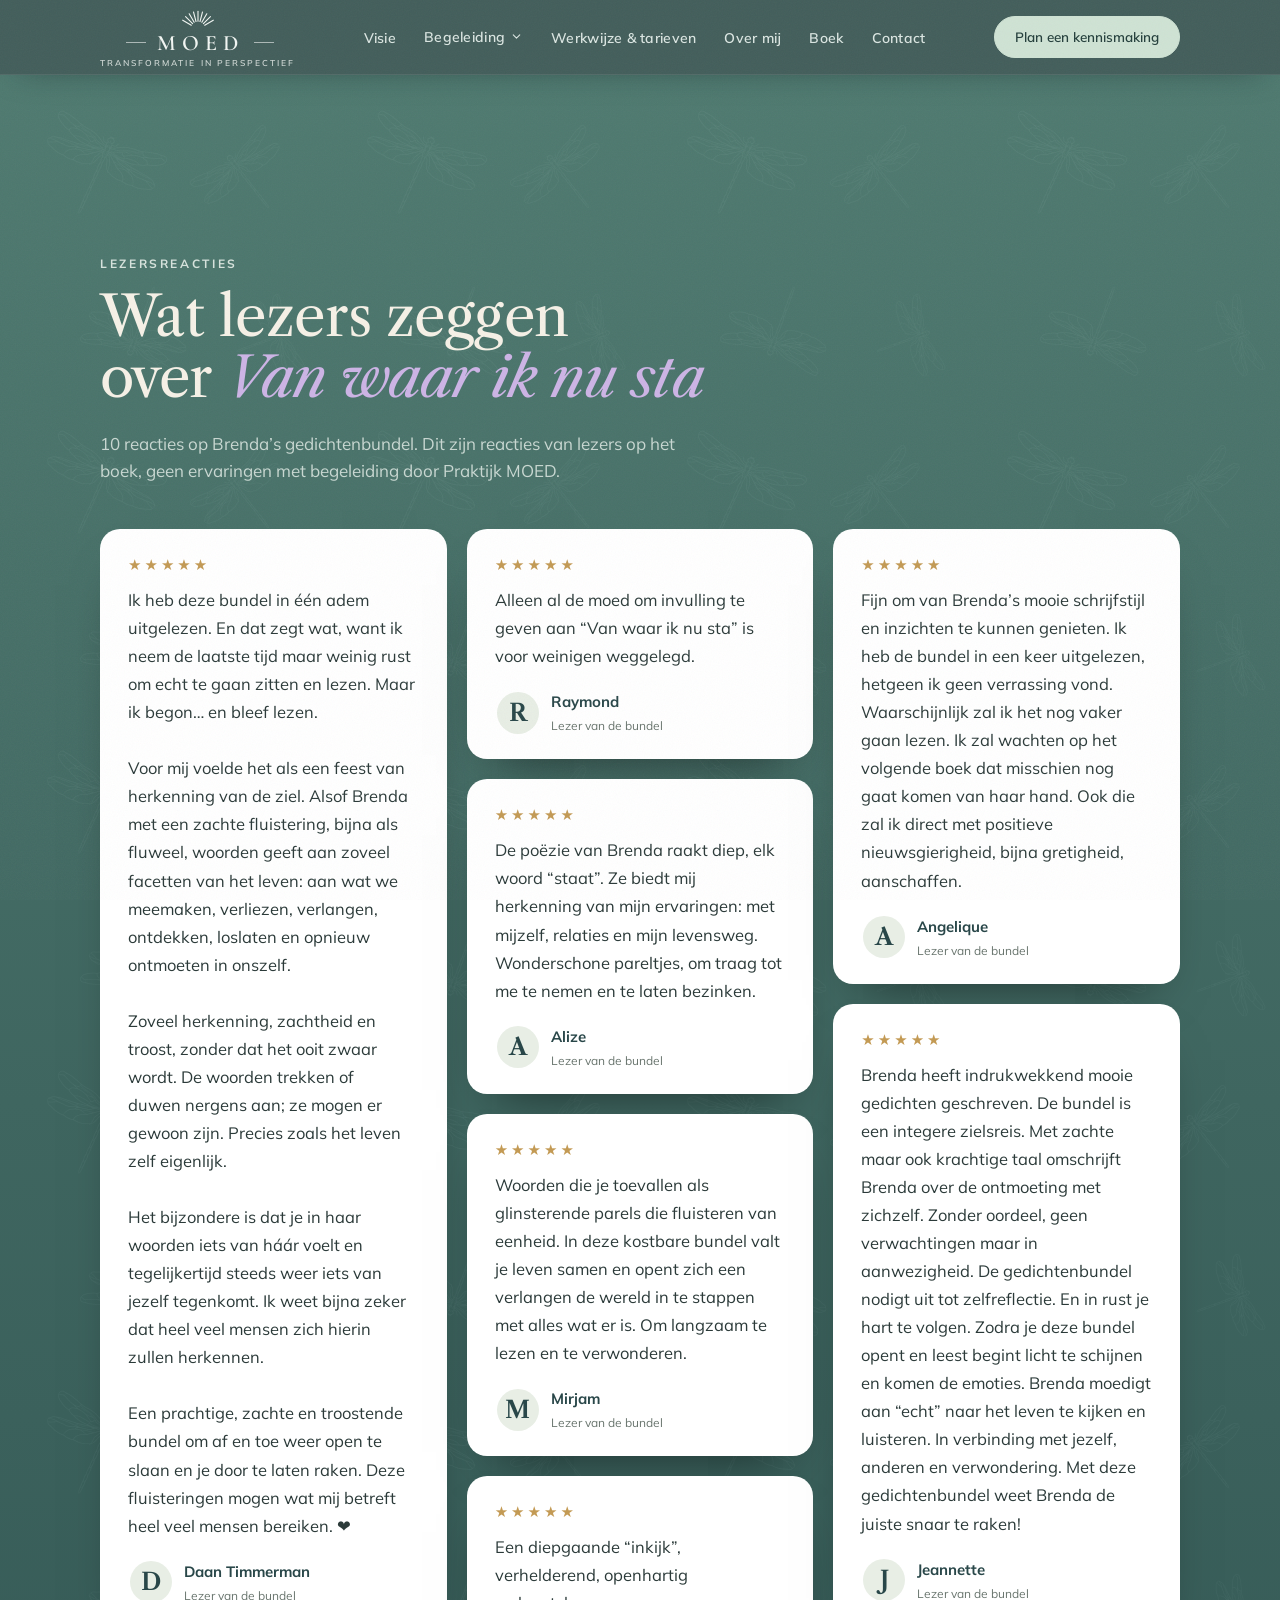
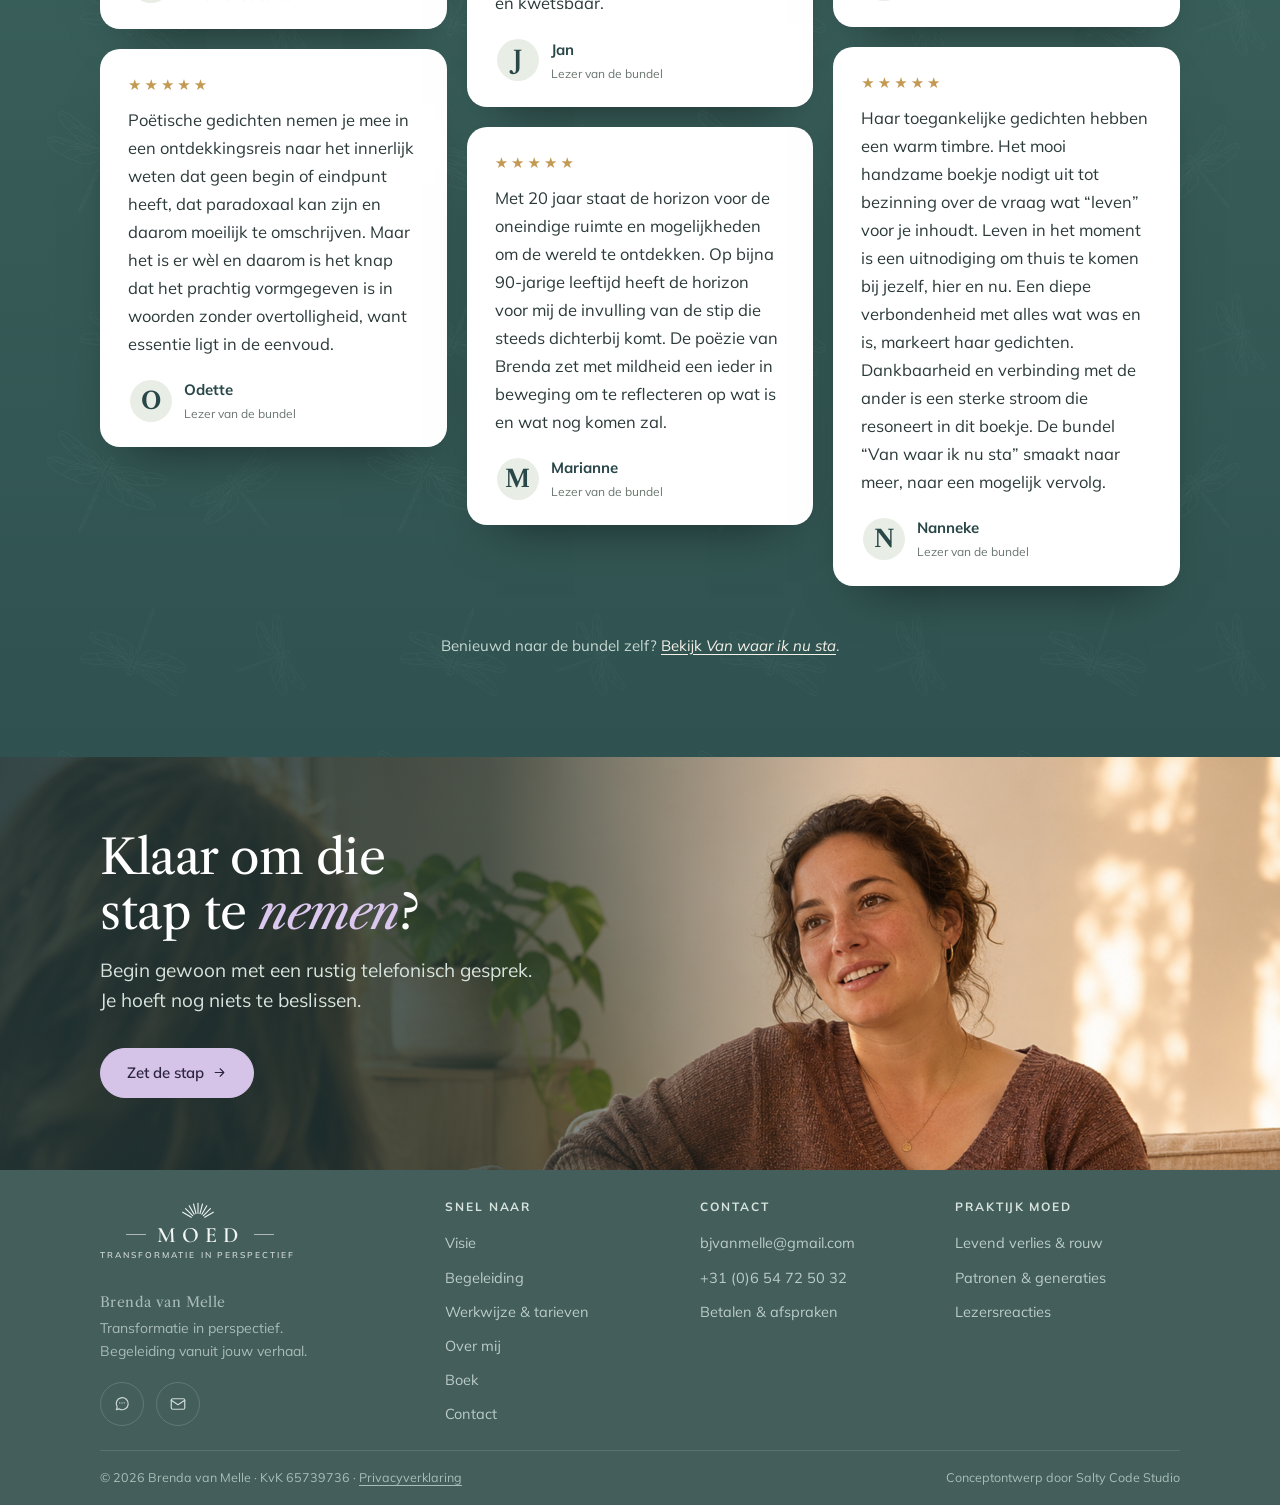
<file: getuigenissen.html>
<!doctype html>
<html lang="nl">
<head>
<meta charset="utf-8">
<meta name="viewport" content="width=device-width, initial-scale=1">
<title>Lezersreacties · Brenda van Melle</title>
<meta name="description" content="Lezersreacties op Van waar ik nu sta, de gedichtenbundel van Brenda van Melle: wat haar woorden bij anderen in beweging brachten.">
<!-- Concept preview: remove this line at launch so the site can be found in search. -->
<meta name="robots" content="noindex, nofollow">
<link rel="preconnect" href="https://fonts.googleapis.com">
<link rel="preconnect" href="https://fonts.gstatic.com" crossorigin>
<link href="https://fonts.googleapis.com/css2?family=Libre+Caslon+Text:ital,wght@0,400;0,700;1,400&family=Mulish:wght@300;400;500;600;700&family=Caveat:wght@400;500;600&family=Cormorant+Garamond:wght@600&display=swap" rel="stylesheet">
<link rel="stylesheet" href="assets/site.css">
<link rel="stylesheet" href="assets/design-b.css?v=374">
</head>
<body>
<!-- ============ HEADER ============ -->
<header class="site-head" id="head">
  <div class="wrap nav">
    <a class="brand" href="index.html" aria-label="MOED, Brenda van Melle, home">
      <span class="moed">
        <svg class="moed-rays" viewBox="10 4 40 20" fill="none" stroke="currentColor" stroke-width="1" stroke-linecap="round" aria-hidden="true"><line x1="30" y1="17" x2="30" y2="8"/><line x1="28.2" y1="17.2" x2="25.9" y2="8.5"/><line x1="31.8" y1="17.2" x2="34.1" y2="8.5"/><line x1="26.5" y1="17.9" x2="22" y2="10.1"/><line x1="33.5" y1="17.9" x2="38" y2="10.1"/><line x1="25.1" y1="19.1" x2="18.7" y2="12.7"/><line x1="34.9" y1="19.1" x2="41.3" y2="12.7"/><line x1="23.9" y1="20.5" x2="16.1" y2="16"/><line x1="36.1" y1="20.5" x2="43.9" y2="16"/></svg>
        <span class="moed-word">MOED</span>
        <span class="moed-tag">Transformatie in perspectief</span>
      </span>
    </a>
    <nav aria-label="Hoofdmenu">
      <ul class="nav-links">
        <li><a href="praktijk-moed.html">Visie</a></li>
        <li class="has-dd"><a href="coaching.html" aria-haspopup="true">Begeleiding <svg class="dd-caret" viewBox="0 0 24 24" fill="none" stroke="currentColor" stroke-width="2" stroke-linecap="round" stroke-linejoin="round" aria-hidden="true"><path d="m6 9 6 6 6-6"/></svg></a>
          <div class="nav-dd" role="menu">
            <a role="menuitem" href="coaching.html"><span class="dd-t">Alle begeleiding</span></a>
            <a role="menuitem" href="rouw-en-verlies.html"><span class="dd-t">Levend verlies &amp; rouw</span></a>
            <a role="menuitem" href="innerlijke-groei.html"><span class="dd-t">Patronen &amp; generaties</span></a>
            <a role="menuitem" href="richting-en-zingeving.html"><span class="dd-t">Persoonlijke coaching</span></a>
            <a role="menuitem" href="systemische-begeleiding.html"><span class="dd-t">Systemisch werk</span></a>
            <a role="menuitem" href="familieopstellingen.html"><span class="dd-t">Familieopstellingen</span></a>
          </div>
        </li>
        <li><a href="werkwijze.html">Werkwijze &amp; tarieven</a></li>
        <li><a href="over-brenda.html">Over mij</a></li>
        <li><a href="boek.html">Boek</a></li>
        <li><a href="contact.html">Contact</a></li>
      </ul>
    </nav>
    <div class="nav-cta">
      <a class="btn btn-header" href="contact.html#kennismaken">Plan een kennismaking</a>
      <button class="menu-btn" id="menuBtn" aria-label="Menu openen" aria-expanded="false">
        <svg viewBox="0 0 24 24" fill="none" stroke="currentColor" stroke-width="1.7" stroke-linecap="round"><path d="M4 7h16M4 12h16M4 17h16"/></svg>
      </button>
    </div>
  </div>
</header>

<nav class="mobile-menu" id="mobileMenu" aria-label="Mobiel menu">
  <a href="praktijk-moed.html">Visie</a>
  <a href="coaching.html">Begeleiding</a>
  <a href="werkwijze.html">Werkwijze &amp; tarieven</a>
  <a href="over-brenda.html">Over mij</a>
  <a href="boek.html">Boek</a>
  <a href="contact.html">Contact</a>
  <a class="btn btn-header" href="contact.html#kennismaken">Plan een kennismaking</a>
</nav>

<main id="top" class="sub">


<section class="section reviews-page" id="inhoud">
  <div class="wrap">
    <div class="sub-head reveal"><span class="eyebrow">Lezersreacties</span><h1 class="rv-title">Wat lezers zeggen over <em>Van waar ik nu sta</em></h1><p>10 reacties op Brenda’s gedichtenbundel. Dit zijn reacties van lezers op het boek, geen ervaringen met begeleiding door Praktijk MOED.</p></div>
    <div class="reviews-masonry">
<figure id="daan" class="quote reveal" aria-label="Reactie 1 van 10">
  <span class="stars" role="img" aria-label="5 van 5 sterren">★★★★★</span>
  <blockquote class="review-bubble"><p>Ik heb deze bundel in één adem uitgelezen. En dat zegt wat, want ik neem de laatste tijd maar weinig rust om echt te gaan zitten en lezen. Maar ik begon… en bleef lezen.<br><br>Voor mij voelde het als een feest van herkenning van de ziel. Alsof Brenda met een zachte fluistering, bijna als fluweel, woorden geeft aan zoveel facetten van het leven: aan wat we meemaken, verliezen, verlangen, ontdekken, loslaten en opnieuw ontmoeten in onszelf.<br><br>Zoveel herkenning, zachtheid en troost, zonder dat het ooit zwaar wordt. De woorden trekken of duwen nergens aan; ze mogen er gewoon zijn. Precies zoals het leven zelf eigenlijk.<br><br>Het bijzondere is dat je in haar woorden iets van háár voelt en tegelijkertijd steeds weer iets van jezelf tegenkomt. Ik weet bijna zeker dat heel veel mensen zich hierin zullen herkennen.<br><br>Een prachtige, zachte en troostende bundel om af en toe weer open te slaan en je door te laten raken. Deze fluisteringen mogen wat mij betreft heel veel mensen bereiken. ❤️</p></blockquote>
  <figcaption class="who"><span class="review-initial" aria-hidden="true">D</span><span><span class="name">Daan Timmerman</span><span class="reader-role">Lezer van de bundel</span></span></figcaption>
</figure>
<figure class="quote reveal" aria-label="Reactie 2 van 10">
          <span class="stars" role="img" aria-label="5 van 5 sterren">★★★★★</span>
          <blockquote class="review-bubble"><p>Poëtische gedichten nemen je mee in een ontdekkingsreis naar het innerlijk weten dat geen begin of eindpunt heeft, dat paradoxaal kan zijn en daarom moeilijk te omschrijven. Maar het is er wèl en daarom is het knap dat het prachtig vormgegeven is in woorden zonder overtolligheid, want essentie ligt in de eenvoud.</p></blockquote>
          <figcaption class="who"><span class="review-initial" aria-hidden="true">O</span><span><span class="name">Odette</span><span class="reader-role">Lezer van de bundel</span></span></figcaption>
        </figure>
<figure class="quote reveal" aria-label="Reactie 3 van 10">
          <span class="stars" role="img" aria-label="5 van 5 sterren">★★★★★</span>
          <blockquote class="review-bubble"><p>Alleen al de moed om invulling te geven aan “Van waar ik nu sta” is voor weinigen weggelegd.</p></blockquote>
          <figcaption class="who"><span class="review-initial" aria-hidden="true">R</span><span><span class="name">Raymond</span><span class="reader-role">Lezer van de bundel</span></span></figcaption>
        </figure>
<figure class="quote reveal" aria-label="Reactie 4 van 10">
          <span class="stars" role="img" aria-label="5 van 5 sterren">★★★★★</span>
          <blockquote class="review-bubble"><p>De poëzie van Brenda raakt diep, elk woord “staat”. Ze biedt mij herkenning van mijn ervaringen: met mijzelf, relaties en mijn levensweg. Wonderschone pareltjes, om traag tot me te nemen en te laten bezinken.</p></blockquote>
          <figcaption class="who"><span class="review-initial" aria-hidden="true">A</span><span><span class="name">Alize</span><span class="reader-role">Lezer van de bundel</span></span></figcaption>
        </figure>
<figure class="quote reveal" aria-label="Reactie 5 van 10">
          <span class="stars" role="img" aria-label="5 van 5 sterren">★★★★★</span>
          <blockquote class="review-bubble"><p>Woorden die je toevallen als glinsterende parels die fluisteren van eenheid. In deze kostbare bundel valt je leven samen en opent zich een verlangen de wereld in te stappen met alles wat er is. Om langzaam te lezen en te verwonderen.</p></blockquote>
          <figcaption class="who"><span class="review-initial" aria-hidden="true">M</span><span><span class="name">Mirjam</span><span class="reader-role">Lezer van de bundel</span></span></figcaption>
        </figure>
<figure class="quote reveal" aria-label="Reactie 6 van 10">
          <span class="stars" role="img" aria-label="5 van 5 sterren">★★★★★</span>
          <blockquote class="review-bubble"><p>Een diepgaande “inkijk”, verhelderend, openhartig en kwetsbaar.</p></blockquote>
          <figcaption class="who"><span class="review-initial" aria-hidden="true">J</span><span><span class="name">Jan</span><span class="reader-role">Lezer van de bundel</span></span></figcaption>
        </figure>
<figure class="quote reveal" aria-label="Reactie 7 van 10">
          <span class="stars" role="img" aria-label="5 van 5 sterren">★★★★★</span>
          <blockquote class="review-bubble"><p>Met 20 jaar staat de horizon voor de oneindige ruimte en mogelijkheden om de wereld te ontdekken. Op bijna 90-jarige leeftijd heeft de horizon voor mij de invulling van de stip die steeds dichterbij komt. De poëzie van Brenda zet met mildheid een ieder in beweging om te reflecteren op wat is en wat nog komen zal.</p></blockquote>
          <figcaption class="who"><span class="review-initial" aria-hidden="true">M</span><span><span class="name">Marianne</span><span class="reader-role">Lezer van de bundel</span></span></figcaption>
        </figure>
<figure class="quote reveal" aria-label="Reactie 8 van 10">
          <span class="stars" role="img" aria-label="5 van 5 sterren">★★★★★</span>
          <blockquote class="review-bubble"><p>Fijn om van Brenda’s mooie schrijfstijl en inzichten te kunnen genieten. Ik heb de bundel in een keer uitgelezen, hetgeen ik geen verrassing vond. Waarschijnlijk zal ik het nog vaker gaan lezen. Ik zal wachten op het volgende boek dat misschien nog gaat komen van haar hand. Ook die zal ik direct met positieve nieuwsgierigheid, bijna gretigheid, aanschaffen.</p></blockquote>
          <figcaption class="who"><span class="review-initial" aria-hidden="true">A</span><span><span class="name">Angelique</span><span class="reader-role">Lezer van de bundel</span></span></figcaption>
        </figure>
<figure class="quote reveal" aria-label="Reactie 9 van 10">
          <span class="stars" role="img" aria-label="5 van 5 sterren">★★★★★</span>
          <blockquote class="review-bubble"><p>Brenda heeft indrukwekkend mooie gedichten geschreven. De bundel is een integere zielsreis. Met zachte maar ook krachtige taal omschrijft Brenda over de ontmoeting met zichzelf. Zonder oordeel, geen verwachtingen maar in aanwezigheid. De gedichtenbundel nodigt uit tot zelfreflectie. En in rust je hart te volgen. Zodra je deze bundel opent en leest begint licht te schijnen en komen de emoties. Brenda moedigt aan “echt” naar het leven te kijken en luisteren. In verbinding met jezelf, anderen en verwondering. Met deze gedichtenbundel weet Brenda de juiste snaar te raken!</p></blockquote>
          <figcaption class="who"><span class="review-initial" aria-hidden="true">J</span><span><span class="name">Jeannette</span><span class="reader-role">Lezer van de bundel</span></span></figcaption>
        </figure>
<figure class="quote reveal" aria-label="Reactie 10 van 10">
          <span class="stars" role="img" aria-label="5 van 5 sterren">★★★★★</span>
          <blockquote class="review-bubble"><p>Haar toegankelijke gedichten hebben een warm timbre. Het mooi handzame boekje nodigt uit tot bezinning over de vraag wat “leven” voor je inhoudt. Leven in het moment is een uitnodiging om thuis te komen bij jezelf, hier en nu. Een diepe verbondenheid met alles wat was en is, markeert haar gedichten. Dankbaarheid en verbinding met de ander is een sterke stroom die resoneert in dit boekje. De bundel “Van waar ik nu sta” smaakt naar meer, naar een mogelijk vervolg.</p></blockquote>
          <figcaption class="who"><span class="review-initial" aria-hidden="true">N</span><span><span class="name">Nanneke</span><span class="reader-role">Lezer van de bundel</span></span></figcaption>
        </figure>
    </div>
    <p class="reviews-note reveal">Benieuwd naar de bundel zelf? <a href="boek.html">Bekijk <em>Van waar ik nu sta</em></a>.</p>
  </div>
</section>

<section class="cta-band info-cta">
  <span class="cta-dragon one" aria-hidden="true"></span>
  <div class="wrap">
    <h2>Klaar om die stap te <em>nemen</em>?</h2>
    <p class="cta-lead">Begin gewoon met een rustig telefonisch gesprek. Je hoeft nog niets te beslissen.</p>
    <div class="cta-actions">
      <a class="btn btn-light btn-lg" href="index.html#intake">Zet de stap <svg viewBox="0 0 24 24" fill="none" stroke="currentColor" stroke-width="1.7" stroke-linecap="round" stroke-linejoin="round" aria-hidden="true"><path d="M5 12h14M13 6l6 6-6 6"/></svg></a>
    </div>
  </div>
</section>

</main>
<!-- ============ FOOTER ============ -->
<footer class="foot">
  <div class="wrap">
    <div class="foot-grid">
      <div class="foot-brand">
        <a class="brand" href="index.html" aria-label="MOED, home">
          <span class="moed">
            <svg class="moed-rays" viewBox="10 4 40 20" fill="none" stroke="currentColor" stroke-width="1" stroke-linecap="round" aria-hidden="true"><line x1="30" y1="17" x2="30" y2="8"/><line x1="28.2" y1="17.2" x2="25.9" y2="8.5"/><line x1="31.8" y1="17.2" x2="34.1" y2="8.5"/><line x1="26.5" y1="17.9" x2="22" y2="10.1"/><line x1="33.5" y1="17.9" x2="38" y2="10.1"/><line x1="25.1" y1="19.1" x2="18.7" y2="12.7"/><line x1="34.9" y1="19.1" x2="41.3" y2="12.7"/><line x1="23.9" y1="20.5" x2="16.1" y2="16"/><line x1="36.1" y1="20.5" x2="43.9" y2="16"/></svg>
            <span class="moed-word">MOED</span>
            <span class="moed-tag">Transformatie in perspectief</span>
          </span>
        </a>
        <p class="foot-name">Brenda van Melle</p>
        <p>Transformatie in perspectief. Begeleiding vanuit jouw verhaal.</p>
        <div class="socials">
          <!-- Add Instagram / Facebook / LinkedIn here once Brenda shares her profile URLs. -->
          <a href="https://wa.me/31654725032?text=Hallo%20Brenda%2C%20ik%20wil%20graag%20een%20telefonische%20kennismaking%20plannen." target="_blank" rel="noopener" aria-label="WhatsApp"><svg viewBox="0 0 24 24" fill="none" stroke="currentColor" stroke-width="1.6" stroke-linecap="round" stroke-linejoin="round" aria-hidden="true"><path d="M4.5 19.5 5.6 16A8 8 0 1 1 8.4 18.6Z"/><path d="M9 10.5h.01M12 10.5h.01M15 10.5h.01"/></svg></a>
          <a href="mailto:bjvanmelle@gmail.com" aria-label="E-mail"><svg viewBox="0 0 24 24" fill="none" stroke="currentColor" stroke-width="1.6" stroke-linecap="round" stroke-linejoin="round"><rect x="3" y="5" width="18" height="14" rx="2"/><path d="m3 7 9 6 9-6"/></svg></a>
        </div>
      </div>
      <div class="foot-col">
        <h2 class="foot-title">Snel naar</h2>
        <ul><li><a href="praktijk-moed.html">Visie</a></li><li><a href="coaching.html">Begeleiding</a></li><li><a href="werkwijze.html">Werkwijze &amp; tarieven</a></li><li><a href="over-brenda.html">Over mij</a></li><li><a href="boek.html">Boek</a></li><li><a href="contact.html">Contact</a></li></ul>
      </div>
      <div class="foot-col">
        <h2 class="foot-title">Contact</h2>
        <ul><li><a href="mailto:bjvanmelle@gmail.com">bjvanmelle@gmail.com</a></li><li><a href="tel:+31654725032">+31 (0)6 54 72 50 32</a></li><li><a href="werkwijze.html#afspraken">Betalen &amp; afspraken</a></li></ul>
      </div>
      <div class="foot-col">
        <h2 class="foot-title">Praktijk MOED</h2>
        <ul><li><a href="rouw-en-verlies.html">Levend verlies &amp; rouw</a></li><li><a href="innerlijke-groei.html">Patronen &amp; generaties</a></li><li><a href="getuigenissen.html">Lezersreacties</a></li></ul>
      </div>
    </div>
    <div class="foot-bottom">
      <span>&copy; 2026 Brenda van Melle · KvK 65739736 · <a href="privacyverklaring.html">Privacyverklaring</a></span>
      <span>Conceptontwerp door Salty Code Studio</span>
    </div>
  </div>
</footer>
<div class="mobile-cta" id="mobileCta" inert>
  <a class="btn btn-primary" href="contact.html#kennismaken">Plan een kennismaking</a>
  <a class="mobile-cta-wa" href="https://wa.me/31654725032?text=Hallo%20Brenda%2C%20ik%20wil%20graag%20een%20telefonische%20kennismaking%20plannen." target="_blank" rel="noopener" aria-label="Stuur mij gerust een bericht"><svg viewBox="0 0 24 24" fill="none" stroke="currentColor" stroke-width="1.6" stroke-linecap="round" stroke-linejoin="round" aria-hidden="true"><path d="M4.5 19.5 5.6 16A8 8 0 1 1 8.4 18.6Z"/><path d="M9 10.5h.01M12 10.5h.01M15 10.5h.01"/></svg></a>
</div>
<script src="assets/site.js?v=4"></script>
<script src="assets/design-b.js?v=99"></script>
</body>
</html>
</file>
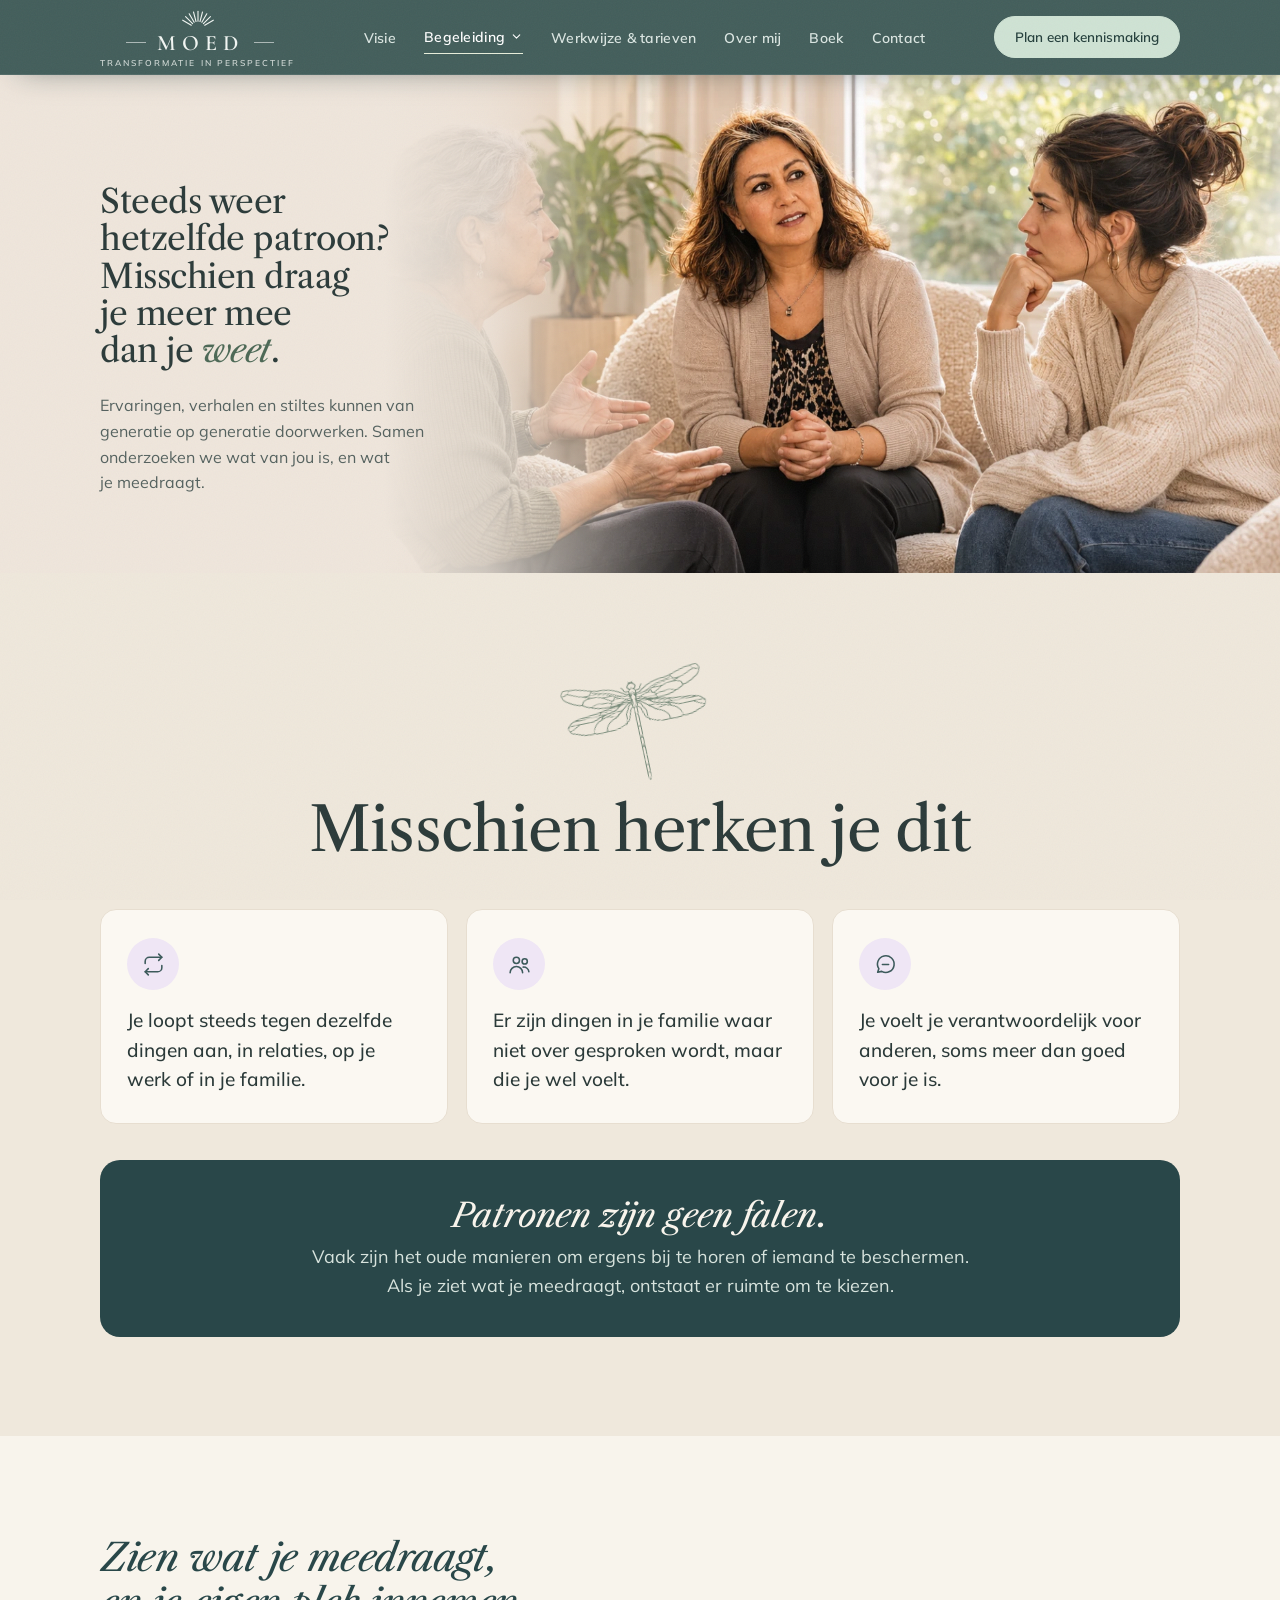
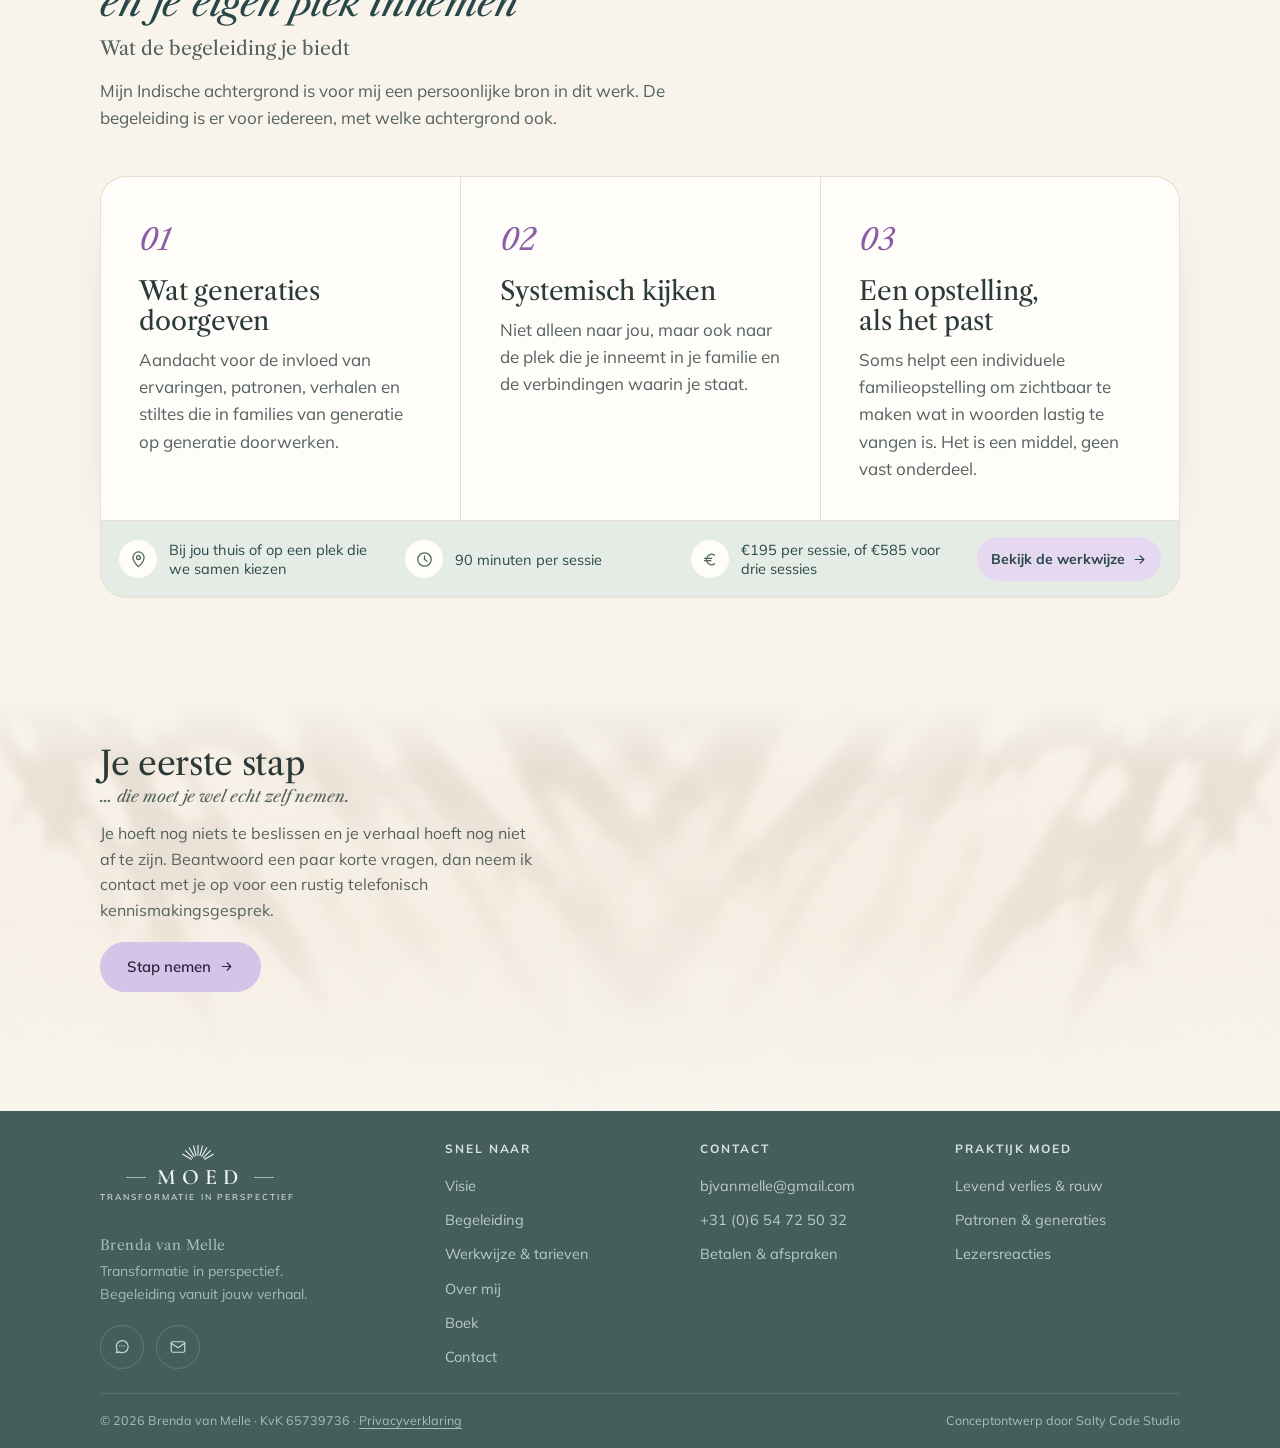
<file: innerlijke-groei.html>
<!doctype html>
<html lang="nl">
<head>
<meta charset="utf-8">
<meta name="viewport" content="width=device-width, initial-scale=1">
<title>Patronen &amp; generaties · Brenda van Melle</title>
<meta name="description" content="Ervaringen, verhalen en stiltes kunnen van generatie op generatie doorwerken. Samen onderzoeken we wat van jou is, en wat je meedraagt.">
<!-- Concept preview: remove this line at launch so the site can be found in search. -->
<meta name="robots" content="noindex, nofollow">
<link rel="preconnect" href="https://fonts.googleapis.com">
<link rel="preconnect" href="https://fonts.gstatic.com" crossorigin>
<link href="https://fonts.googleapis.com/css2?family=Libre+Caslon+Text:ital,wght@0,400;0,700;1,400&family=Mulish:wght@300;400;500;600;700&family=Caveat:wght@400;500;600&family=Cormorant+Garamond:wght@600&display=swap" rel="stylesheet">
<link rel="stylesheet" href="assets/site.css">
<link rel="stylesheet" href="assets/design-b.css?v=374">
</head>
<body>
<!-- ============ HEADER ============ -->
<header class="site-head" id="head">
  <div class="wrap nav">
    <a class="brand" href="index.html" aria-label="MOED, Brenda van Melle, home">
      <span class="moed">
        <svg class="moed-rays" viewBox="10 4 40 20" fill="none" stroke="currentColor" stroke-width="1" stroke-linecap="round" aria-hidden="true"><line x1="30" y1="17" x2="30" y2="8"/><line x1="28.2" y1="17.2" x2="25.9" y2="8.5"/><line x1="31.8" y1="17.2" x2="34.1" y2="8.5"/><line x1="26.5" y1="17.9" x2="22" y2="10.1"/><line x1="33.5" y1="17.9" x2="38" y2="10.1"/><line x1="25.1" y1="19.1" x2="18.7" y2="12.7"/><line x1="34.9" y1="19.1" x2="41.3" y2="12.7"/><line x1="23.9" y1="20.5" x2="16.1" y2="16"/><line x1="36.1" y1="20.5" x2="43.9" y2="16"/></svg>
        <span class="moed-word">MOED</span>
        <span class="moed-tag">Transformatie in perspectief</span>
      </span>
    </a>
    <nav aria-label="Hoofdmenu">
      <ul class="nav-links">
        <li><a href="praktijk-moed.html">Visie</a></li>
        <li class="has-dd"><a class="is-current" href="coaching.html" aria-haspopup="true">Begeleiding <svg class="dd-caret" viewBox="0 0 24 24" fill="none" stroke="currentColor" stroke-width="2" stroke-linecap="round" stroke-linejoin="round" aria-hidden="true"><path d="m6 9 6 6 6-6"/></svg></a>
          <div class="nav-dd" role="menu">
            <a role="menuitem" href="coaching.html"><span class="dd-t">Alle begeleiding</span></a>
            <a role="menuitem" href="rouw-en-verlies.html"><span class="dd-t">Levend verlies &amp; rouw</span></a>
            <a role="menuitem" href="innerlijke-groei.html"><span class="dd-t">Patronen &amp; generaties</span></a>
            <a role="menuitem" href="richting-en-zingeving.html"><span class="dd-t">Persoonlijke coaching</span></a>
            <a role="menuitem" href="systemische-begeleiding.html"><span class="dd-t">Systemisch werk</span></a>
            <a role="menuitem" href="familieopstellingen.html"><span class="dd-t">Familieopstellingen</span></a>
          </div>
        </li>
        <li><a href="werkwijze.html">Werkwijze &amp; tarieven</a></li>
        <li><a href="over-brenda.html">Over mij</a></li>
        <li><a href="boek.html">Boek</a></li>
        <li><a href="contact.html">Contact</a></li>
      </ul>
    </nav>
    <div class="nav-cta">
      <a class="btn btn-header" href="#kennismaken">Plan een kennismaking</a>
      <button class="menu-btn" id="menuBtn" aria-label="Menu openen" aria-expanded="false">
        <svg viewBox="0 0 24 24" fill="none" stroke="currentColor" stroke-width="1.7" stroke-linecap="round"><path d="M4 7h16M4 12h16M4 17h16"/></svg>
      </button>
    </div>
  </div>
</header>

<nav class="mobile-menu" id="mobileMenu" aria-label="Mobiel menu">
  <a href="praktijk-moed.html">Visie</a>
  <a href="coaching.html">Begeleiding</a>
  <a href="werkwijze.html">Werkwijze &amp; tarieven</a>
  <a href="over-brenda.html">Over mij</a>
  <a href="boek.html">Boek</a>
  <a href="contact.html">Contact</a>
  <a class="btn btn-header" href="#kennismaken">Plan een kennismaking</a>
</nav>

<main id="top" class="sub">

<section class="tex-topic-patronen sub-hero sub-hero--plain photo-hero">
  <div class="wrap sub-hero-grid">
    <div class="sub-hero-copy hero-in">
      <p class="topic-tag"><span class="topic-ic" aria-hidden="true"><svg viewBox="0 0 24 24" fill="none" stroke="currentColor" stroke-width="1.6" stroke-linecap="round" stroke-linejoin="round"><path d="M12 21v-9"/><path d="M12 12c0-3-2-5-6-5v1c0 3 2 5 6 5Z"/><path d="M12 14c0-3 2-4 6-4v1c0 3-2 4-6 4Z"/></svg></span>Patronen &amp; generaties</p>
      <h1>Steeds weer hetzelfde patroon? Misschien draag je meer mee dan je <em>weet</em>.</h1>
      <p class="sub-lead">Ervaringen, verhalen en stiltes kunnen van generatie op generatie doorwerken. Samen onderzoeken we wat van jou is, en wat je meedraagt.</p>
    </div>
  </div>
</section>

<section class="section sub-pain" id="herken">
  <div class="wrap pain-grid pain-grid--tiles">
    <div class="sub-head reveal"><span class="herken-dragon" aria-hidden="true"></span><h2>Misschien herken je dit</h2></div>
    <ul class="pain-list">
      <li class="reveal"><span class="herken-ic" aria-hidden="true"><svg viewBox="0 0 24 24" fill="none" stroke="currentColor" stroke-width="1.5" stroke-linecap="round" stroke-linejoin="round"><path d="M17 2l3 3-3 3"/><path d="M4 11V9a4 4 0 0 1 4-4h12"/><path d="M7 22l-3-3 3-3"/><path d="M20 13v2a4 4 0 0 1-4 4H4"/></svg></span><span>Je loopt steeds tegen dezelfde dingen aan, in relaties, op je werk of in je familie.</span></li>
      <li class="reveal d1"><span class="herken-ic" aria-hidden="true"><svg viewBox="0 0 24 24" fill="none" stroke="currentColor" stroke-width="1.5" stroke-linecap="round" stroke-linejoin="round"><circle cx="9" cy="8" r="3"/><path d="M3 20a6 6 0 0 1 12 0"/><circle cx="17" cy="9" r="2.5"/><path d="M15.5 14.5A5 5 0 0 1 21 19"/></svg></span><span>Er zijn dingen in je familie waar niet over gesproken wordt, maar die je wel voelt.</span></li>
      <li class="reveal d2"><span class="herken-ic" aria-hidden="true"><svg viewBox="0 0 24 24" fill="none" stroke="currentColor" stroke-width="1.5" stroke-linecap="round" stroke-linejoin="round"><path d="M4.5 19.5 5.6 16A8 8 0 1 1 8.4 18.6Z"/><path d="M9 12h6"/></svg></span><span>Je voelt je verantwoordelijk voor anderen, soms meer dan goed voor je is.</span></li>
    </ul>
    <p class="pain-note reveal"><strong>Patronen zijn geen falen.</strong> Vaak zijn het oude manieren om ergens bij te horen of iemand te beschermen.<br>Als je ziet wat je meedraagt, ontstaat er ruimte om te kiezen.</p>
  </div>
</section>

<section class="section sub-offer">
  <div class="wrap">
    <div class="sub-head reveal"><h2 class="swap-title"><em>Zien wat je meedraagt, en je eigen plek innemen</em></h2><p class="swap-sub">Wat de begeleiding je biedt</p><p>Mijn Indische achtergrond is voor mij een persoonlijke bron in dit werk. De begeleiding is er voor iedereen, met welke achtergrond ook.</p></div>
    <div class="offer-list">
      <article class="offer-item reveal"><h3>Wat generaties doorgeven</h3><p>Aandacht voor de invloed van ervaringen, patronen, verhalen en stiltes die in families van generatie op generatie doorwerken.</p></article>
      <article class="offer-item reveal"><h3>Systemisch kijken</h3><p>Niet alleen naar jou, maar ook naar de plek die je inneemt in je familie en de verbindingen waarin je staat.</p></article>
      <article class="offer-item reveal"><h3>Een opstelling, als het past</h3><p>Soms helpt een individuele familieopstelling om zichtbaar te maken wat in woorden lastig te vangen is. Het is een middel, geen vast onderdeel.</p></article>
    </div>
    <div class="practical-strip ps-v2 reveal"><span class="ps-item"><span class="ps-ic"><svg viewBox="0 0 24 24" fill="none" stroke="currentColor" stroke-width="1.6" stroke-linecap="round" stroke-linejoin="round" aria-hidden="true"><path d="M12 21s-7-6.2-7-11.5A7 7 0 0 1 19 9.5C19 14.8 12 21 12 21Z"/><circle cx="12" cy="9.5" r="2.5"/></svg></span><span>Bij jou thuis of op een plek die we samen kiezen</span></span><span class="ps-item"><span class="ps-ic"><svg viewBox="0 0 24 24" fill="none" stroke="currentColor" stroke-width="1.6" stroke-linecap="round" stroke-linejoin="round" aria-hidden="true"><circle cx="12" cy="12" r="8.5"/><path d="M12 7.5V12l3 2"/></svg></span><span>90 minuten per sessie</span></span><span class="ps-item"><span class="ps-ic"><svg viewBox="0 0 24 24" fill="none" stroke="currentColor" stroke-width="1.6" stroke-linecap="round" stroke-linejoin="round" aria-hidden="true"><path d="M17 6.5A6.5 6.5 0 1 0 17 17.5M4.5 10.5h9M4.5 13.5h8"/></svg></span><span>€195 per sessie, of €585 voor drie sessies</span></span><a class="link-more" href="werkwijze.html">Bekijk de werkwijze <svg viewBox="0 0 24 24" fill="none" stroke="currentColor" stroke-width="1.7" stroke-linecap="round" stroke-linejoin="round" aria-hidden="true"><path d="M5 12h14M13 6l6 6-6 6"/></svg></a></div>
  </div>
</section>

<section class="section sub-steps sub-steps--photo" id="kennismaken">
  <div class="wrap">
    <div class="sub-head center first-step reveal">
      <figure class="fs-photo"><img src="assets/img/photo/contact-handdruk.webp?v=2" alt="Een warme handdruk bij de eerste kennismaking" loading="lazy"></figure>
      <h2>Je eerste stap</h2>
      <p class="sub-kicker">… die moet je wel echt zelf nemen.</p>
      <p>Je hoeft nog niets te beslissen en je verhaal hoeft nog niet af te zijn. Beantwoord een paar korte vragen, dan neem ik contact met je op voor een rustig telefonisch kennismakingsgesprek.</p>
      <a class="btn btn-primary btn-lg step-btn" href="index.html#intake">Stap nemen <svg viewBox="0 0 24 24" fill="none" stroke="currentColor" stroke-width="1.7" stroke-linecap="round" stroke-linejoin="round" aria-hidden="true"><path d="M5 12h14M13 6l6 6-6 6"/></svg></a>
    </div>
    <div class="intake step-panel" id="stapPanel" inert><div class="intake-inner">
    <div class="intake-wrap">
      <aside class="brenda-card reveal">
        <img src="assets/img/brenda.webp" alt="Brenda van Melle" loading="lazy">
        <h3>Brenda van Melle</h3>
        <p class="reader-role">Praktijk MOED</p>
        <ul>
          <li>Je bericht komt rechtstreeks bij mij terecht.</li>
          <li>De kennismaking is telefonisch, in een rustig gesprek.</li>
          <li>Sessies zijn bij jou thuis, of op een plek die we samen kiezen.</li>
        </ul>
      </aside>
      <form class="intake-card" novalidate>
          <div class="intake-head">
            <h3>Vertel me kort wat er speelt</h3>
            <p>Zodat het eerste gesprek meteen over jou kan gaan. Er wordt niets opgeslagen: je antwoorden gaan alleen naar mij, via je eigen WhatsApp of e-mail.</p>
          </div>
          <fieldset class="q q-wide"><legend>Waar wil je mee aan de slag?</legend><div class="chips"><label class="chip"><input type="checkbox" name="traject" value="Levend verlies of rouw"><span>Levend verlies of rouw</span></label><label class="chip"><input type="checkbox" name="traject" value="Patronen of familie" checked><span>Patronen of familie</span></label><label class="chip"><input type="checkbox" name="traject" value="Richting in mijn leven"><span>Richting in mijn leven</span></label><label class="chip"><input type="checkbox" name="traject" value="Weet ik nog niet"><span>Weet ik nog niet</span></label></div></fieldset>
          <div class="q"><label for="intakeName">Hoe mag ik je noemen?</label><input id="intakeName" name="naam" type="text" autocomplete="given-name" required></div>
          <div class="q"><label for="intakePhone">Je telefoonnummer <span class="opt">(optioneel)</span></label><input id="intakePhone" name="telefoon" type="tel" autocomplete="tel" inputmode="tel"></div>
          <div class="q q-wide"><label for="intakeWhat">Wat speelt er op dit moment?</label><textarea id="intakeWhat" name="wat" rows="3" required placeholder="Een paar zinnen is genoeg."></textarea></div>
          <fieldset class="q"><legend>Hoe lang speelt dit al?</legend><div class="chips"><label class="chip"><input type="radio" name="duur" value="Pas kort"><span>Pas kort</span></label><label class="chip"><input type="radio" name="duur" value="Enkele maanden"><span>Enkele maanden</span></label><label class="chip"><input type="radio" name="duur" value="Langer dan een jaar"><span>Langer dan een jaar</span></label></div></fieldset>
          <fieldset class="q"><legend>Wanneer ben je goed bereikbaar?</legend><div class="chips"><label class="chip"><input type="checkbox" name="moment" value="Ochtend"><span>Ochtend</span></label><label class="chip"><input type="checkbox" name="moment" value="Middag"><span>Middag</span></label><label class="chip"><input type="checkbox" name="moment" value="Avond"><span>Avond</span></label></div></fieldset>
          <div class="q q-wide"><label for="intakeHope">Wat hoop je dat de begeleiding je brengt? <span class="opt">(optioneel)</span></label><textarea id="intakeHope" name="hoop" rows="2"></textarea></div>
          <p class="intake-error" role="alert" hidden>Vul je naam en wat er speelt in, dan kan ik me goed voorbereiden.</p>
          <p class="intake-done" role="status" hidden></p>
          <div class="intake-actions">
            <button class="btn btn-primary" type="submit" data-via="whatsapp"><svg class="lead-ic" viewBox="0 0 24 24" fill="none" stroke="currentColor" stroke-width="1.6" stroke-linecap="round" stroke-linejoin="round" aria-hidden="true"><path d="M4.5 19.5 5.6 16A8 8 0 1 1 8.4 18.6Z"/><path d="M9 10.5h.01M12 10.5h.01M15 10.5h.01"/></svg>Verstuur via WhatsApp</button>
            <button class="btn btn-ghost" type="submit" data-via="email">Verstuur via e-mail</button>
            <p class="intake-privacy">Je verstuurt het bericht zelf; je ziet het eerst nog voordat het weggaat.</p>
          </div>
        </form>
    </div>
    </div></div>
  </div>
</section>

</main>
<!-- ============ FOOTER ============ -->
<footer class="foot">
  <div class="wrap">
    <div class="foot-grid">
      <div class="foot-brand">
        <a class="brand" href="index.html" aria-label="MOED, home">
          <span class="moed">
            <svg class="moed-rays" viewBox="10 4 40 20" fill="none" stroke="currentColor" stroke-width="1" stroke-linecap="round" aria-hidden="true"><line x1="30" y1="17" x2="30" y2="8"/><line x1="28.2" y1="17.2" x2="25.9" y2="8.5"/><line x1="31.8" y1="17.2" x2="34.1" y2="8.5"/><line x1="26.5" y1="17.9" x2="22" y2="10.1"/><line x1="33.5" y1="17.9" x2="38" y2="10.1"/><line x1="25.1" y1="19.1" x2="18.7" y2="12.7"/><line x1="34.9" y1="19.1" x2="41.3" y2="12.7"/><line x1="23.9" y1="20.5" x2="16.1" y2="16"/><line x1="36.1" y1="20.5" x2="43.9" y2="16"/></svg>
            <span class="moed-word">MOED</span>
            <span class="moed-tag">Transformatie in perspectief</span>
          </span>
        </a>
        <p class="foot-name">Brenda van Melle</p>
        <p>Transformatie in perspectief. Begeleiding vanuit jouw verhaal.</p>
        <div class="socials">
          <!-- Add Instagram / Facebook / LinkedIn here once Brenda shares her profile URLs. -->
          <a href="https://wa.me/31654725032?text=Hallo%20Brenda%2C%20ik%20wil%20graag%20een%20telefonische%20kennismaking%20plannen." target="_blank" rel="noopener" aria-label="WhatsApp"><svg viewBox="0 0 24 24" fill="none" stroke="currentColor" stroke-width="1.6" stroke-linecap="round" stroke-linejoin="round" aria-hidden="true"><path d="M4.5 19.5 5.6 16A8 8 0 1 1 8.4 18.6Z"/><path d="M9 10.5h.01M12 10.5h.01M15 10.5h.01"/></svg></a>
          <a href="mailto:bjvanmelle@gmail.com" aria-label="E-mail"><svg viewBox="0 0 24 24" fill="none" stroke="currentColor" stroke-width="1.6" stroke-linecap="round" stroke-linejoin="round"><rect x="3" y="5" width="18" height="14" rx="2"/><path d="m3 7 9 6 9-6"/></svg></a>
        </div>
      </div>
      <div class="foot-col">
        <h2 class="foot-title">Snel naar</h2>
        <ul><li><a href="praktijk-moed.html">Visie</a></li><li><a href="coaching.html">Begeleiding</a></li><li><a href="werkwijze.html">Werkwijze &amp; tarieven</a></li><li><a href="over-brenda.html">Over mij</a></li><li><a href="boek.html">Boek</a></li><li><a href="contact.html">Contact</a></li></ul>
      </div>
      <div class="foot-col">
        <h2 class="foot-title">Contact</h2>
        <ul><li><a href="mailto:bjvanmelle@gmail.com">bjvanmelle@gmail.com</a></li><li><a href="tel:+31654725032">+31 (0)6 54 72 50 32</a></li><li><a href="werkwijze.html#afspraken">Betalen &amp; afspraken</a></li></ul>
      </div>
      <div class="foot-col">
        <h2 class="foot-title">Praktijk MOED</h2>
        <ul><li><a href="rouw-en-verlies.html">Levend verlies &amp; rouw</a></li><li><a href="innerlijke-groei.html">Patronen &amp; generaties</a></li><li><a href="getuigenissen.html">Lezersreacties</a></li></ul>
      </div>
    </div>
    <div class="foot-bottom">
      <span>&copy; 2026 Brenda van Melle · KvK 65739736 · <a href="privacyverklaring.html">Privacyverklaring</a></span>
      <span>Conceptontwerp door Salty Code Studio</span>
    </div>
  </div>
</footer>
<div class="mobile-cta" id="mobileCta" inert>
  <a class="btn btn-primary" href="#kennismaken">Plan een kennismaking</a>
  <a class="mobile-cta-wa" href="https://wa.me/31654725032?text=Hallo%20Brenda%2C%20ik%20wil%20graag%20een%20telefonische%20kennismaking%20plannen." target="_blank" rel="noopener" aria-label="Stuur mij gerust een bericht"><svg viewBox="0 0 24 24" fill="none" stroke="currentColor" stroke-width="1.6" stroke-linecap="round" stroke-linejoin="round" aria-hidden="true"><path d="M4.5 19.5 5.6 16A8 8 0 1 1 8.4 18.6Z"/><path d="M9 10.5h.01M12 10.5h.01M15 10.5h.01"/></svg></a>
</div>
<script src="assets/site.js?v=4"></script>
<script src="assets/design-b.js?v=99"></script>
</body>
</html>
</file>
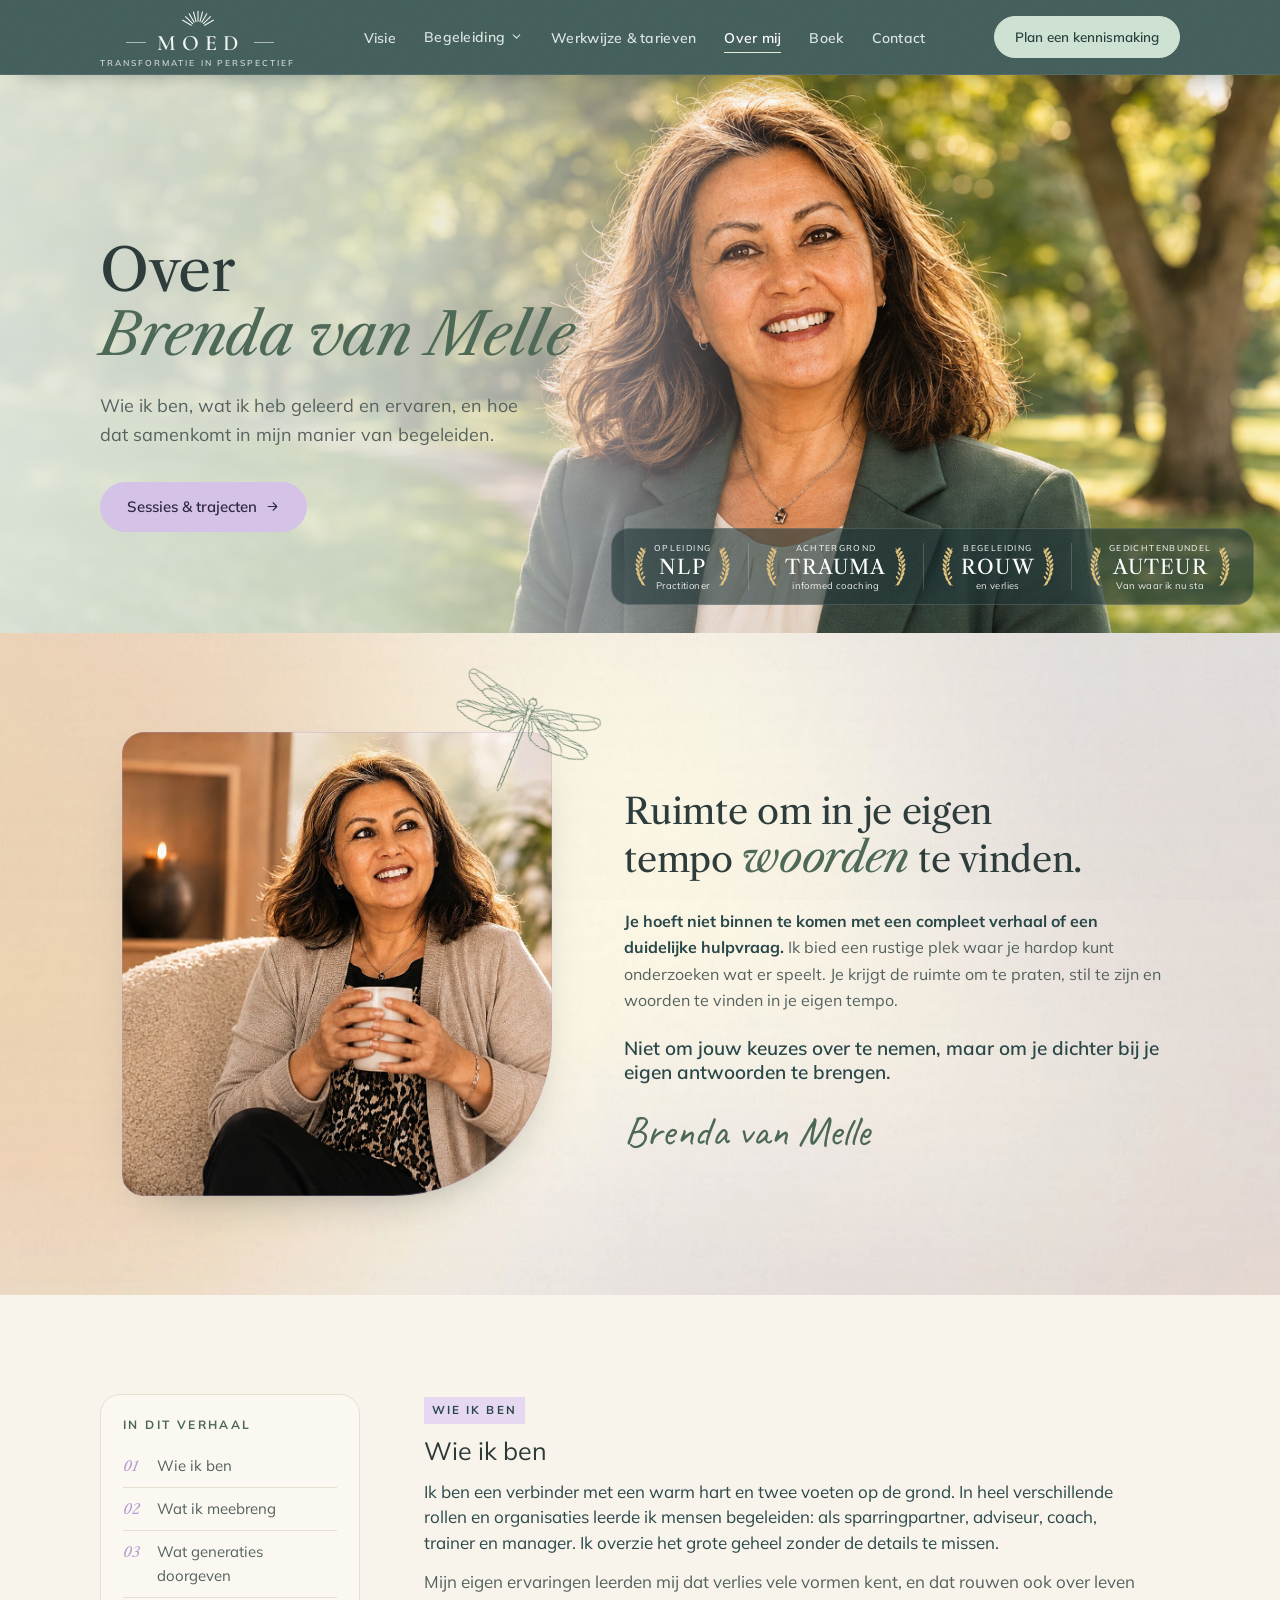
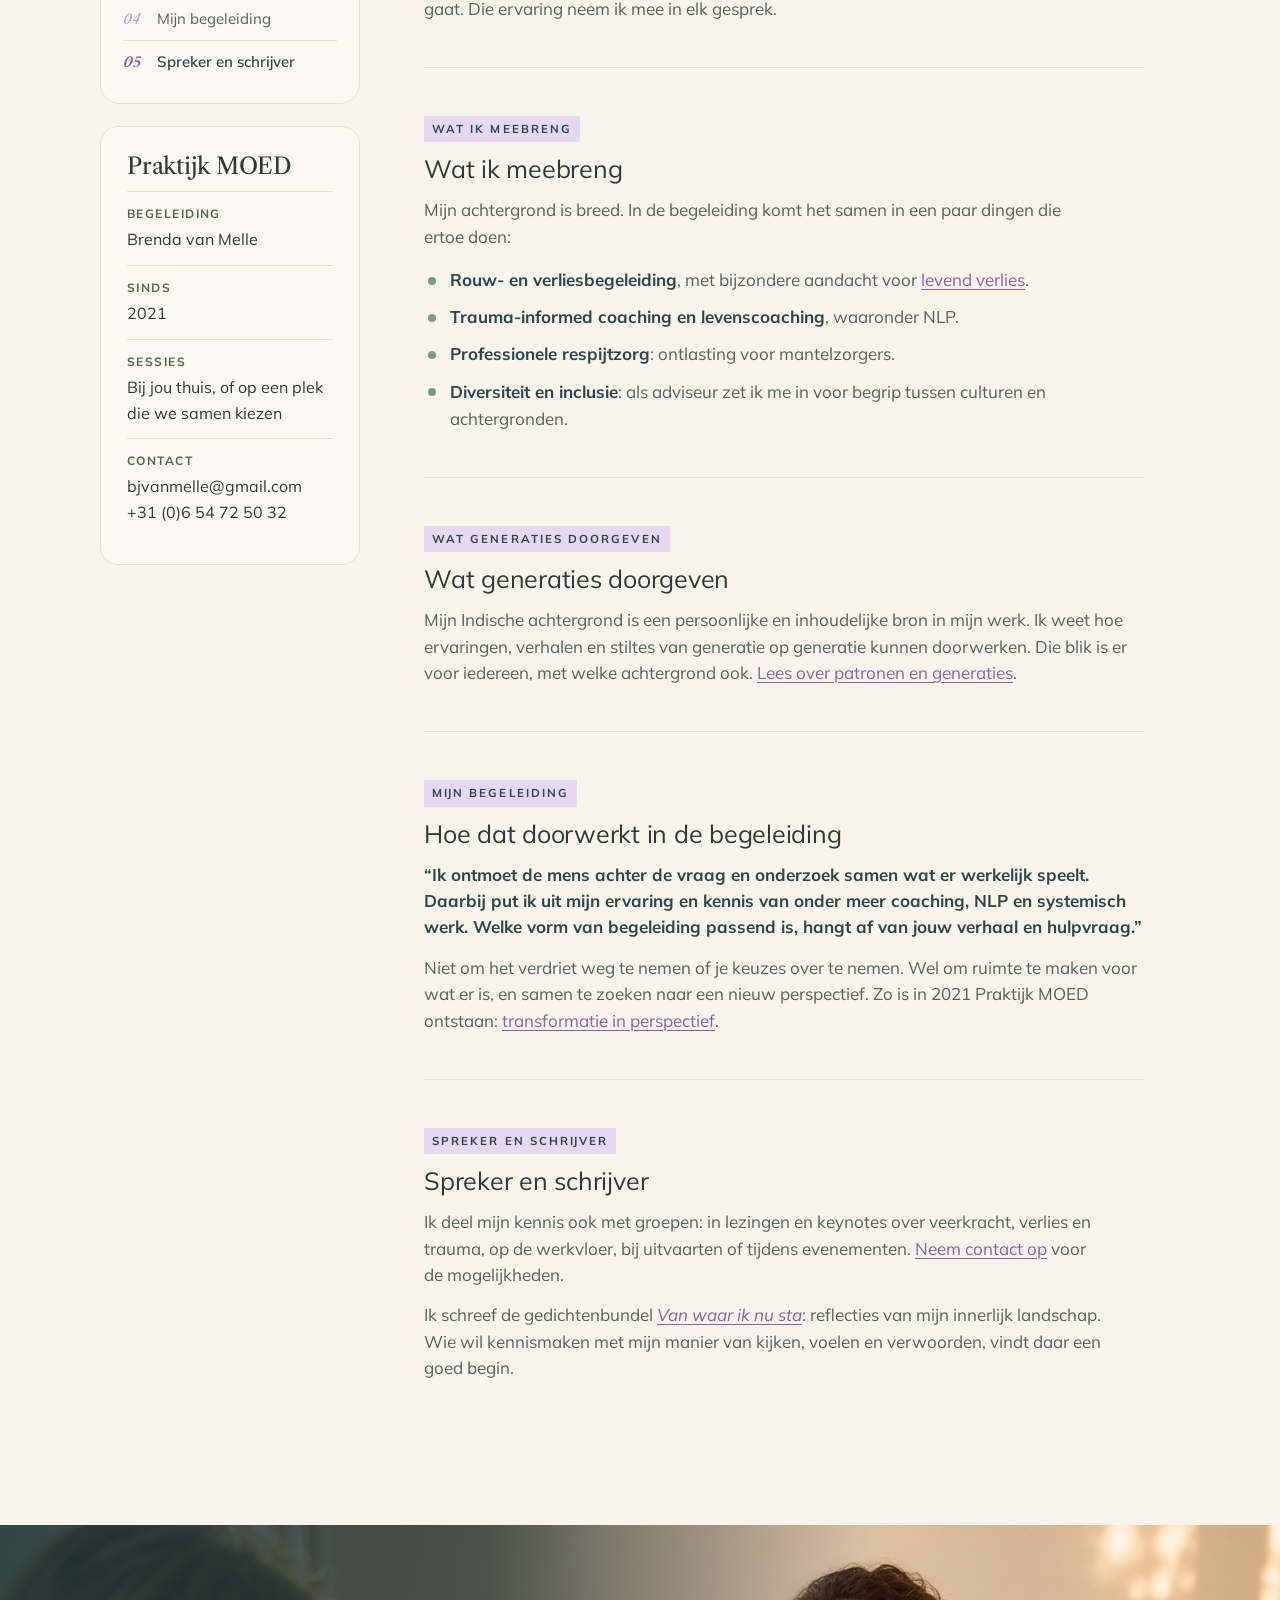
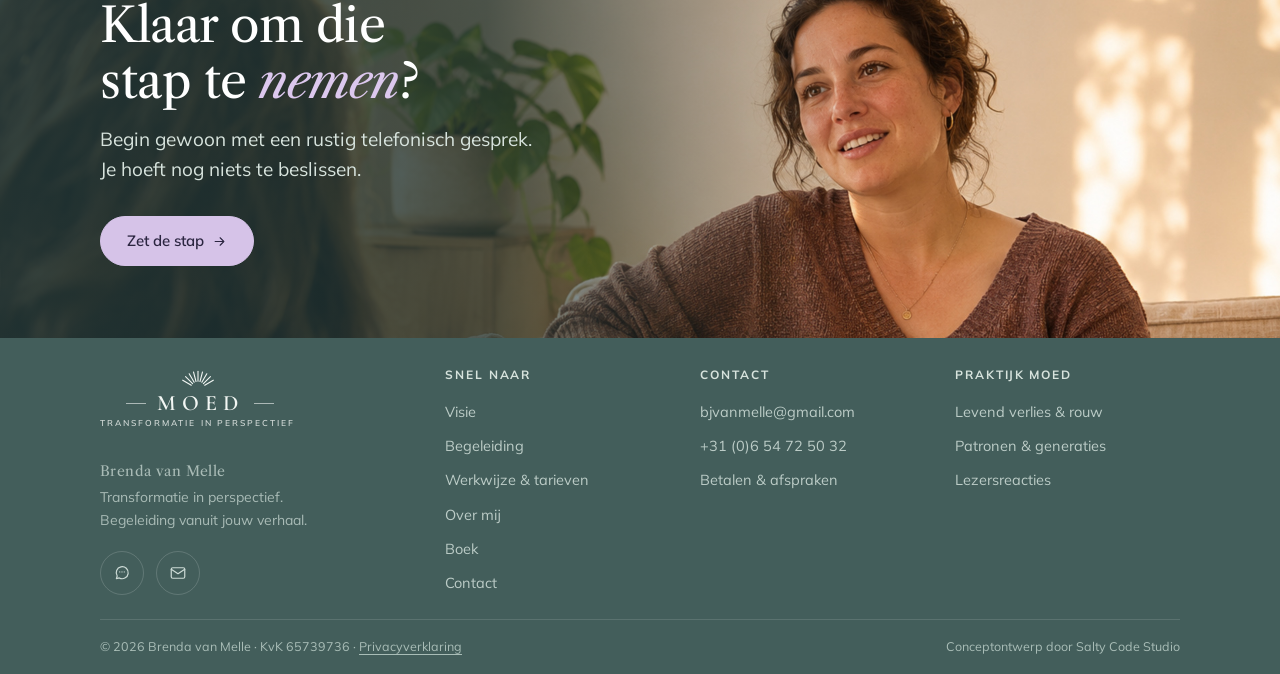
<file: over-brenda.html>
<!doctype html>
<html lang="nl">
<head>
<meta charset="utf-8">
<meta name="viewport" content="width=device-width, initial-scale=1">
<title>Over Brenda van Melle · Brenda van Melle</title>
<meta name="description" content="Brenda van Melle (Praktijk MOED) begeleidt mensen bij levend verlies, rouw en patronen die van generatie op generatie doorwerken. Spreker en schrijver van de bundel Van waar ik nu sta.">
<!-- Concept preview: remove this line at launch so the site can be found in search. -->
<meta name="robots" content="noindex, nofollow">
<link rel="preconnect" href="https://fonts.googleapis.com">
<link rel="preconnect" href="https://fonts.gstatic.com" crossorigin>
<link href="https://fonts.googleapis.com/css2?family=Libre+Caslon+Text:ital,wght@0,400;0,700;1,400&family=Mulish:wght@300;400;500;600;700&family=Caveat:wght@400;500;600&family=Cormorant+Garamond:wght@600&display=swap" rel="stylesheet">
<link rel="stylesheet" href="assets/site.css">
<link rel="stylesheet" href="assets/design-b.css?v=374">
</head>
<body>
<!-- ============ HEADER ============ -->
<header class="site-head" id="head">
  <div class="wrap nav">
    <a class="brand" href="index.html" aria-label="MOED, Brenda van Melle, home">
      <span class="moed">
        <svg class="moed-rays" viewBox="10 4 40 20" fill="none" stroke="currentColor" stroke-width="1" stroke-linecap="round" aria-hidden="true"><line x1="30" y1="17" x2="30" y2="8"/><line x1="28.2" y1="17.2" x2="25.9" y2="8.5"/><line x1="31.8" y1="17.2" x2="34.1" y2="8.5"/><line x1="26.5" y1="17.9" x2="22" y2="10.1"/><line x1="33.5" y1="17.9" x2="38" y2="10.1"/><line x1="25.1" y1="19.1" x2="18.7" y2="12.7"/><line x1="34.9" y1="19.1" x2="41.3" y2="12.7"/><line x1="23.9" y1="20.5" x2="16.1" y2="16"/><line x1="36.1" y1="20.5" x2="43.9" y2="16"/></svg>
        <span class="moed-word">MOED</span>
        <span class="moed-tag">Transformatie in perspectief</span>
      </span>
    </a>
    <nav aria-label="Hoofdmenu">
      <ul class="nav-links">
        <li><a href="praktijk-moed.html">Visie</a></li>
        <li class="has-dd"><a href="coaching.html" aria-haspopup="true">Begeleiding <svg class="dd-caret" viewBox="0 0 24 24" fill="none" stroke="currentColor" stroke-width="2" stroke-linecap="round" stroke-linejoin="round" aria-hidden="true"><path d="m6 9 6 6 6-6"/></svg></a>
          <div class="nav-dd" role="menu">
            <a role="menuitem" href="coaching.html"><span class="dd-t">Alle begeleiding</span></a>
            <a role="menuitem" href="rouw-en-verlies.html"><span class="dd-t">Levend verlies &amp; rouw</span></a>
            <a role="menuitem" href="innerlijke-groei.html"><span class="dd-t">Patronen &amp; generaties</span></a>
            <a role="menuitem" href="richting-en-zingeving.html"><span class="dd-t">Persoonlijke coaching</span></a>
            <a role="menuitem" href="systemische-begeleiding.html"><span class="dd-t">Systemisch werk</span></a>
            <a role="menuitem" href="familieopstellingen.html"><span class="dd-t">Familieopstellingen</span></a>
          </div>
        </li>
        <li><a href="werkwijze.html">Werkwijze &amp; tarieven</a></li>
        <li><a class="is-current" aria-current="page" href="over-brenda.html">Over mij</a></li>
        <li><a href="boek.html">Boek</a></li>
        <li><a href="contact.html">Contact</a></li>
      </ul>
    </nav>
    <div class="nav-cta">
      <a class="btn btn-header" href="contact.html#kennismaken">Plan een kennismaking</a>
      <button class="menu-btn" id="menuBtn" aria-label="Menu openen" aria-expanded="false">
        <svg viewBox="0 0 24 24" fill="none" stroke="currentColor" stroke-width="1.7" stroke-linecap="round"><path d="M4 7h16M4 12h16M4 17h16"/></svg>
      </button>
    </div>
  </div>
</header>

<nav class="mobile-menu" id="mobileMenu" aria-label="Mobiel menu">
  <a href="praktijk-moed.html">Visie</a>
  <a href="coaching.html">Begeleiding</a>
  <a href="werkwijze.html">Werkwijze &amp; tarieven</a>
  <a href="over-brenda.html">Over mij</a>
  <a href="boek.html">Boek</a>
  <a href="contact.html">Contact</a>
  <a class="btn btn-header" href="contact.html#kennismaken">Plan een kennismaking</a>
</nav>

<main id="top" class="sub">

<section class="tex-brenda sub-hero sub-hero--plain photo-hero">
  <div class="wrap sub-hero-grid">
    <div class="sub-hero-copy hero-in">
      <p class="topic-tag"><span class="topic-ic" aria-hidden="true"><svg viewBox="0 0 24 24" fill="none" stroke="currentColor" stroke-width="1.6" stroke-linecap="round" stroke-linejoin="round"><circle cx="12" cy="7" r="3.5"/><path d="M5 21a7 7 0 0 1 14 0"/></svg></span>Over mij</p>
      <h1>Over <em class="h1-name">Brenda van Melle</em></h1>
      <p class="sub-lead">Wie ik ben, wat ik heb geleerd en ervaren, en hoe dat samenkomt in mijn manier van begeleiden.</p>
      <div class="hero-actions">
        <a class="btn btn-primary btn-lg" href="index.html#intake">Sessies &amp; trajecten <svg viewBox="0 0 24 24" fill="none" stroke="currentColor" stroke-width="1.7" stroke-linecap="round" stroke-linejoin="round" aria-hidden="true"><path d="M5 12h14M13 6l6 6-6 6"/></svg></a>
      </div>
    </div>
  </div>

  <svg width="0" height="0" style="position:absolute" aria-hidden="true"><defs><symbol id="laurel" viewBox="0 0 24 64"><path d="M18 62C8 52 6 36 9 22 11 13 14 7 18 2" fill="none" stroke="currentColor" stroke-width="1.2" stroke-linecap="round"/><g fill="currentColor"><ellipse cx="13.4" cy="57.5" rx="1.9" ry="4.6" transform="rotate(-28 13.4 57.5)"/><ellipse cx="9.6" cy="51.0" rx="1.9" ry="4.6" transform="rotate(-30 9.6 51.0)"/><ellipse cx="15.6" cy="49.3" rx="1.5" ry="3.4" transform="rotate(36 15.6 49.3)"/><ellipse cx="7.0" cy="44.0" rx="1.9" ry="4.6" transform="rotate(-32 7.0 44.0)"/><ellipse cx="13.0" cy="42.3" rx="1.5" ry="3.4" transform="rotate(34 13.0 42.3)"/><ellipse cx="5.6" cy="37.0" rx="1.9" ry="4.6" transform="rotate(-34 5.6 37.0)"/><ellipse cx="11.6" cy="35.3" rx="1.5" ry="3.4" transform="rotate(32 11.6 35.3)"/><ellipse cx="5.4" cy="30.0" rx="1.9" ry="4.6" transform="rotate(-36 5.4 30.0)"/><ellipse cx="11.4" cy="28.3" rx="1.5" ry="3.4" transform="rotate(30 11.4 28.3)"/><ellipse cx="6.2" cy="23.0" rx="1.9" ry="4.6" transform="rotate(-38 6.2 23.0)"/><ellipse cx="12.2" cy="21.3" rx="1.5" ry="3.4" transform="rotate(28 12.2 21.3)"/><ellipse cx="8.0" cy="16.3" rx="1.9" ry="4.6" transform="rotate(-40 8.0 16.3)"/><ellipse cx="14.0" cy="14.6" rx="1.5" ry="3.4" transform="rotate(26 14.0 14.6)"/><ellipse cx="10.4" cy="10.1" rx="1.9" ry="4.6" transform="rotate(-42 10.4 10.1)"/><ellipse cx="16.4" cy="8.4" rx="1.5" ry="3.4" transform="rotate(24 16.4 8.4)"/><ellipse cx="13.2" cy="4.5" rx="1.9" ry="4.6" transform="rotate(-44 13.2 4.5)"/></g></symbol></defs></svg>
  <ul class="hero-awards brenda-awards" aria-label="Brenda in het kort"><li class="award"><svg class="laurel" aria-hidden="true"><use href="#laurel"/></svg><span class="award-text"><span class="award-top">Opleiding</span><span class="award-big">NLP</span><span class="award-sub">Practitioner</span></span><svg class="laurel flip" aria-hidden="true"><use href="#laurel"/></svg></li><li class="award"><svg class="laurel" aria-hidden="true"><use href="#laurel"/></svg><span class="award-text"><span class="award-top">Achtergrond</span><span class="award-big">Trauma</span><span class="award-sub">informed coaching</span></span><svg class="laurel flip" aria-hidden="true"><use href="#laurel"/></svg></li><li class="award"><svg class="laurel" aria-hidden="true"><use href="#laurel"/></svg><span class="award-text"><span class="award-top">Begeleiding</span><span class="award-big">Rouw</span><span class="award-sub">en verlies</span></span><svg class="laurel flip" aria-hidden="true"><use href="#laurel"/></svg></li><li class="award"><svg class="laurel" aria-hidden="true"><use href="#laurel"/></svg><span class="award-text"><span class="award-top">Gedichtenbundel</span><span class="award-big">Auteur</span><span class="award-sub">Van waar ik nu sta</span></span><svg class="laurel flip" aria-hidden="true"><use href="#laurel"/></svg></li></ul>
</section>
<!-- ============ OVER BRENDA ============ -->
<section class="about section" id="inhoud">
  <div class="wrap about-grid">
    <div class="about-media reveal">
      <span class="about-dragon" aria-hidden="true"></span>
      <div class="frame"><img src="assets/img/brenda.webp" width="1100" height="732" alt="Brenda van Melle, ontspannen met een kop thee in een warme huiskamer" decoding="async"></div>
    </div>
    <div class="about-copy reveal d1">
      
      <h2>Ruimte om in je eigen tempo <em>woorden</em> te vinden.</h2>
      <p><strong>Je hoeft niet binnen te komen met een compleet verhaal of een duidelijke hulpvraag.</strong> Ik bied een rustige plek waar je hardop kunt onderzoeken wat er speelt. Je krijgt de ruimte om te praten, stil te zijn en woorden te vinden in je eigen tempo.</p>
      <blockquote class="about-quote">Niet om jouw keuzes over te nemen, maar om je dichter bij je eigen antwoorden te brengen.</blockquote>
      <p class="about-sign" aria-hidden="true">Brenda van Melle</p>
    </div>
  </div>
</section>


<section class="section info-body">
  <div class="wrap info-grid info-grid--bio">
    <aside class="bio-side"><nav class="bio-toc" aria-label="Over mij, in delen"><p class="bio-toc-title">In dit verhaal</p><ol><li><a href="#wie">Wie ik ben</a></li><li><a href="#wat">Wat ik meebreng</a></li><li><a href="#generaties">Wat generaties doorgeven</a></li><li><a href="#hoe">Mijn begeleiding</a></li><li><a href="#spreker">Spreker en schrijver</a></li></ol></nav><div class="fact-card bio-fact"><h3>Praktijk MOED</h3><dl><dt>Begeleiding</dt><dd>Brenda van Melle</dd><dt>Sinds</dt><dd>2021</dd><dt>Sessies</dt><dd>Bij jou thuis, of op een plek die we samen kiezen</dd><dt>Contact</dt><dd><a href="mailto:bjvanmelle@gmail.com">bjvanmelle@gmail.com</a><br><a href="tel:+31654725032">+31 (0)6 54 72 50 32</a></dd></dl></div></aside>
    <article class="prose bio-grid prose-sans">
<section class="bio-block reveal" id="wie" data-label="Wie ik ben">
<h2>Wie ik ben</h2>
<p>Ik ben een verbinder met een warm hart en twee voeten op de grond. In heel verschillende rollen en organisaties leerde ik mensen begeleiden: als sparringpartner, adviseur, coach, trainer en manager. Ik overzie het grote geheel zonder de details te missen.</p>
<p>Mijn eigen ervaringen leerden mij dat verlies vele vormen kent, en dat rouwen ook over leven gaat. Die ervaring neem ik mee in elk gesprek.</p>
</section>
<section class="bio-block reveal" id="wat" data-label="Wat ik meebreng">
<h2>Wat ik meebreng</h2>
<p>Mijn achtergrond is breed. In de begeleiding komt het samen in een paar dingen die ertoe doen:</p>
<ul>
<li><strong>Rouw- en verliesbegeleiding</strong>, met bijzondere aandacht voor <a href="rouw-en-verlies.html">levend verlies</a>.</li>
<li><strong>Trauma-informed coaching en levenscoaching</strong>, waaronder NLP.</li>
<li><strong>Professionele respijtzorg</strong>: ontlasting voor mantelzorgers.</li>
<li><strong>Diversiteit en inclusie</strong>: als adviseur zet ik me in voor begrip tussen culturen en achtergronden.</li>
</ul>
</section>
<section class="bio-block reveal" id="generaties" data-label="Wat generaties doorgeven">
<h2>Wat generaties doorgeven</h2>
<p>Mijn Indische achtergrond is een persoonlijke en inhoudelijke bron in mijn werk. Ik weet hoe ervaringen, verhalen en stiltes van generatie op generatie kunnen doorwerken. Die blik is er voor iedereen, met welke achtergrond ook. <a href="innerlijke-groei.html">Lees over patronen en generaties</a>.</p>
</section>
<section class="bio-block reveal" id="hoe" data-label="Mijn begeleiding">
<h2>Hoe dat doorwerkt in de begeleiding</h2>
<p><strong>“Ik ontmoet de mens achter de vraag en onderzoek samen wat er werkelijk speelt. Daarbij put ik uit mijn ervaring en kennis van onder meer coaching, NLP en systemisch werk. Welke vorm van begeleiding passend is, hangt af van jouw verhaal en hulpvraag.”</strong></p>
<p>Niet om het verdriet weg te nemen of je keuzes over te nemen. Wel om ruimte te maken voor wat er is, en samen te zoeken naar een nieuw perspectief. Zo is in 2021 Praktijk MOED ontstaan: <a href="praktijk-moed.html">transformatie in perspectief</a>.</p>
</section>
<section class="bio-block reveal" id="spreker" data-label="Spreker en schrijver">
<h2>Spreker en schrijver</h2>
<p>Ik deel mijn kennis ook met groepen: in lezingen en keynotes over veerkracht, verlies en trauma, op de werkvloer, bij uitvaarten of tijdens evenementen. <a href="contact.html">Neem contact op</a> voor de mogelijkheden.</p>
<p>Ik schreef de gedichtenbundel <a href="boek.html"><em>Van waar ik nu sta</em></a>: reflecties van mijn innerlijk landschap. Wie wil kennismaken met mijn manier van kijken, voelen en verwoorden, vindt daar een goed begin.</p>
</section>

</article>
  </div>
</section>

<section class="cta-band info-cta">
  <span class="cta-dragon one" aria-hidden="true"></span>
  <div class="wrap">
    <h2>Klaar om die stap te <em>nemen</em>?</h2>
    <p class="cta-lead">Begin gewoon met een rustig telefonisch gesprek. Je hoeft nog niets te beslissen.</p>
    <div class="cta-actions">
      <a class="btn btn-light btn-lg" href="index.html#intake">Zet de stap <svg viewBox="0 0 24 24" fill="none" stroke="currentColor" stroke-width="1.7" stroke-linecap="round" stroke-linejoin="round" aria-hidden="true"><path d="M5 12h14M13 6l6 6-6 6"/></svg></a>
    </div>
  </div>
</section>

</main>
<!-- ============ FOOTER ============ -->
<footer class="foot">
  <div class="wrap">
    <div class="foot-grid">
      <div class="foot-brand">
        <a class="brand" href="index.html" aria-label="MOED, home">
          <span class="moed">
            <svg class="moed-rays" viewBox="10 4 40 20" fill="none" stroke="currentColor" stroke-width="1" stroke-linecap="round" aria-hidden="true"><line x1="30" y1="17" x2="30" y2="8"/><line x1="28.2" y1="17.2" x2="25.9" y2="8.5"/><line x1="31.8" y1="17.2" x2="34.1" y2="8.5"/><line x1="26.5" y1="17.9" x2="22" y2="10.1"/><line x1="33.5" y1="17.9" x2="38" y2="10.1"/><line x1="25.1" y1="19.1" x2="18.7" y2="12.7"/><line x1="34.9" y1="19.1" x2="41.3" y2="12.7"/><line x1="23.9" y1="20.5" x2="16.1" y2="16"/><line x1="36.1" y1="20.5" x2="43.9" y2="16"/></svg>
            <span class="moed-word">MOED</span>
            <span class="moed-tag">Transformatie in perspectief</span>
          </span>
        </a>
        <p class="foot-name">Brenda van Melle</p>
        <p>Transformatie in perspectief. Begeleiding vanuit jouw verhaal.</p>
        <div class="socials">
          <!-- Add Instagram / Facebook / LinkedIn here once Brenda shares her profile URLs. -->
          <a href="https://wa.me/31654725032?text=Hallo%20Brenda%2C%20ik%20wil%20graag%20een%20telefonische%20kennismaking%20plannen." target="_blank" rel="noopener" aria-label="WhatsApp"><svg viewBox="0 0 24 24" fill="none" stroke="currentColor" stroke-width="1.6" stroke-linecap="round" stroke-linejoin="round" aria-hidden="true"><path d="M4.5 19.5 5.6 16A8 8 0 1 1 8.4 18.6Z"/><path d="M9 10.5h.01M12 10.5h.01M15 10.5h.01"/></svg></a>
          <a href="mailto:bjvanmelle@gmail.com" aria-label="E-mail"><svg viewBox="0 0 24 24" fill="none" stroke="currentColor" stroke-width="1.6" stroke-linecap="round" stroke-linejoin="round"><rect x="3" y="5" width="18" height="14" rx="2"/><path d="m3 7 9 6 9-6"/></svg></a>
        </div>
      </div>
      <div class="foot-col">
        <h2 class="foot-title">Snel naar</h2>
        <ul><li><a href="praktijk-moed.html">Visie</a></li><li><a href="coaching.html">Begeleiding</a></li><li><a href="werkwijze.html">Werkwijze &amp; tarieven</a></li><li><a href="over-brenda.html">Over mij</a></li><li><a href="boek.html">Boek</a></li><li><a href="contact.html">Contact</a></li></ul>
      </div>
      <div class="foot-col">
        <h2 class="foot-title">Contact</h2>
        <ul><li><a href="mailto:bjvanmelle@gmail.com">bjvanmelle@gmail.com</a></li><li><a href="tel:+31654725032">+31 (0)6 54 72 50 32</a></li><li><a href="werkwijze.html#afspraken">Betalen &amp; afspraken</a></li></ul>
      </div>
      <div class="foot-col">
        <h2 class="foot-title">Praktijk MOED</h2>
        <ul><li><a href="rouw-en-verlies.html">Levend verlies &amp; rouw</a></li><li><a href="innerlijke-groei.html">Patronen &amp; generaties</a></li><li><a href="getuigenissen.html">Lezersreacties</a></li></ul>
      </div>
    </div>
    <div class="foot-bottom">
      <span>&copy; 2026 Brenda van Melle · KvK 65739736 · <a href="privacyverklaring.html">Privacyverklaring</a></span>
      <span>Conceptontwerp door Salty Code Studio</span>
    </div>
  </div>
</footer>
<div class="mobile-cta" id="mobileCta" inert>
  <a class="btn btn-primary" href="contact.html#kennismaken">Plan een kennismaking</a>
  <a class="mobile-cta-wa" href="https://wa.me/31654725032?text=Hallo%20Brenda%2C%20ik%20wil%20graag%20een%20telefonische%20kennismaking%20plannen." target="_blank" rel="noopener" aria-label="Stuur mij gerust een bericht"><svg viewBox="0 0 24 24" fill="none" stroke="currentColor" stroke-width="1.6" stroke-linecap="round" stroke-linejoin="round" aria-hidden="true"><path d="M4.5 19.5 5.6 16A8 8 0 1 1 8.4 18.6Z"/><path d="M9 10.5h.01M12 10.5h.01M15 10.5h.01"/></svg></a>
</div>
<script src="assets/site.js?v=4"></script>
<script src="assets/design-b.js?v=99"></script>
</body>
</html>
</file>
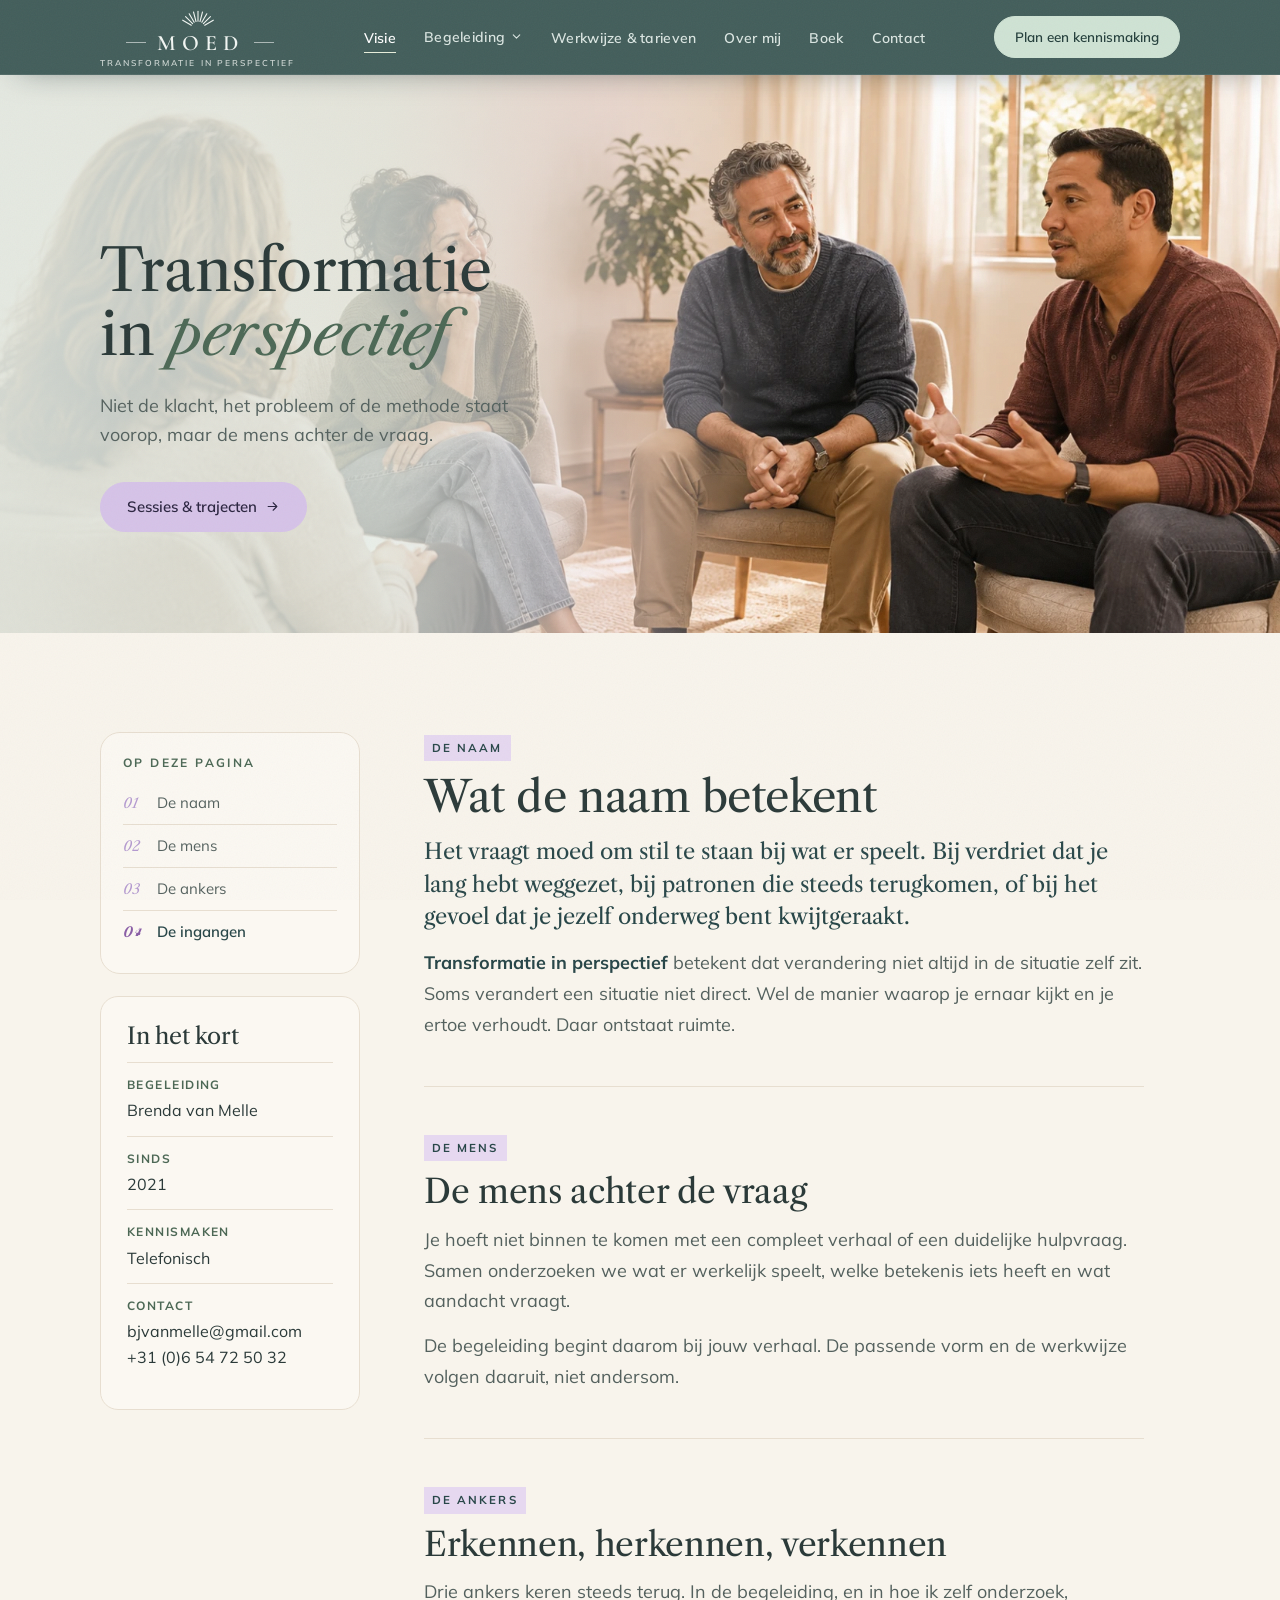
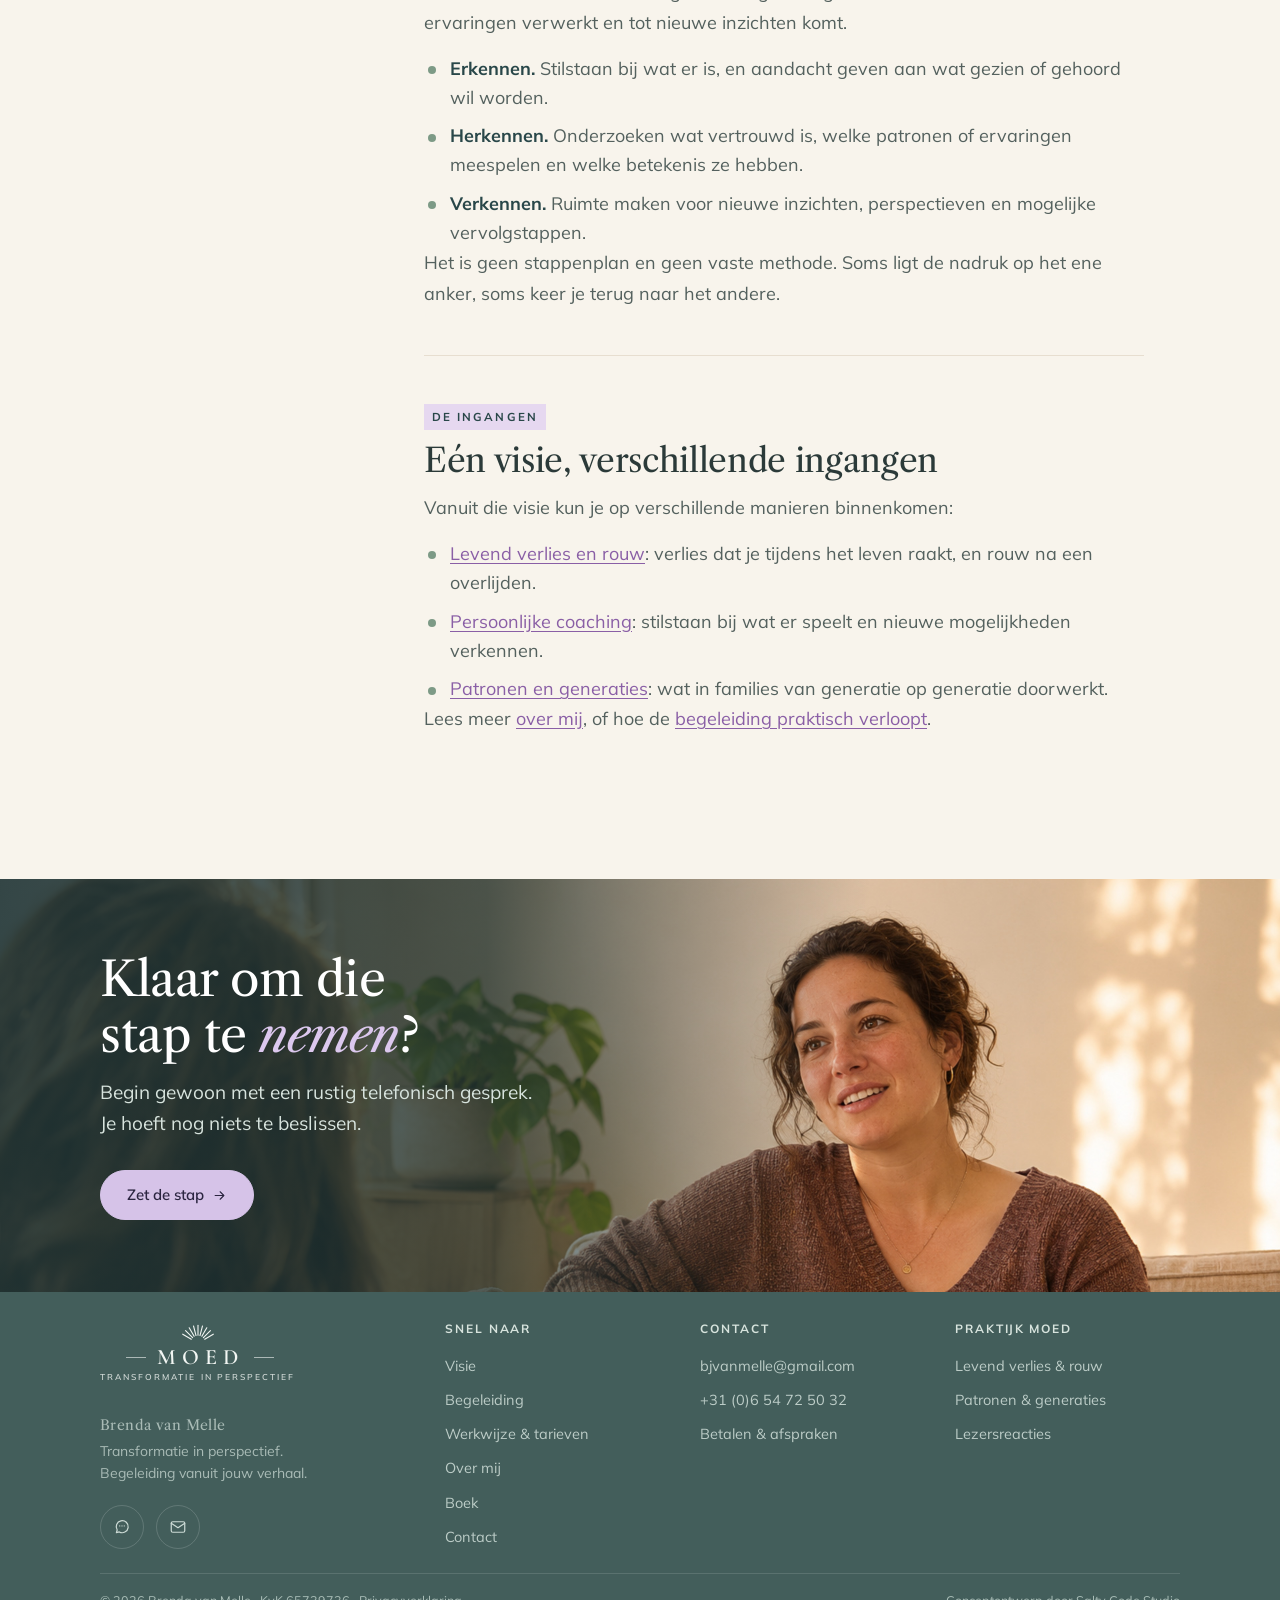
<file: praktijk-moed.html>
<!doctype html>
<html lang="nl">
<head>
<meta charset="utf-8">
<meta name="viewport" content="width=device-width, initial-scale=1">
<title>Visie · Brenda van Melle</title>
<meta name="description" content="Praktijk MOED, transformatie in perspectief. Begeleiding die begint bij de mens achter de vraag, met erkennen, herkennen en verkennen als ankers.">
<!-- Concept preview: remove this line at launch so the site can be found in search. -->
<meta name="robots" content="noindex, nofollow">
<link rel="preconnect" href="https://fonts.googleapis.com">
<link rel="preconnect" href="https://fonts.gstatic.com" crossorigin>
<link href="https://fonts.googleapis.com/css2?family=Libre+Caslon+Text:ital,wght@0,400;0,700;1,400&family=Mulish:wght@300;400;500;600;700&family=Caveat:wght@400;500;600&family=Cormorant+Garamond:wght@600&display=swap" rel="stylesheet">
<link rel="stylesheet" href="assets/site.css">
<link rel="stylesheet" href="assets/design-b.css?v=374">
</head>
<body>
<!-- ============ HEADER ============ -->
<header class="site-head" id="head">
  <div class="wrap nav">
    <a class="brand" href="index.html" aria-label="MOED, Brenda van Melle, home">
      <span class="moed">
        <svg class="moed-rays" viewBox="10 4 40 20" fill="none" stroke="currentColor" stroke-width="1" stroke-linecap="round" aria-hidden="true"><line x1="30" y1="17" x2="30" y2="8"/><line x1="28.2" y1="17.2" x2="25.9" y2="8.5"/><line x1="31.8" y1="17.2" x2="34.1" y2="8.5"/><line x1="26.5" y1="17.9" x2="22" y2="10.1"/><line x1="33.5" y1="17.9" x2="38" y2="10.1"/><line x1="25.1" y1="19.1" x2="18.7" y2="12.7"/><line x1="34.9" y1="19.1" x2="41.3" y2="12.7"/><line x1="23.9" y1="20.5" x2="16.1" y2="16"/><line x1="36.1" y1="20.5" x2="43.9" y2="16"/></svg>
        <span class="moed-word">MOED</span>
        <span class="moed-tag">Transformatie in perspectief</span>
      </span>
    </a>
    <nav aria-label="Hoofdmenu">
      <ul class="nav-links">
        <li><a class="is-current" aria-current="page" href="praktijk-moed.html">Visie</a></li>
        <li class="has-dd"><a href="coaching.html" aria-haspopup="true">Begeleiding <svg class="dd-caret" viewBox="0 0 24 24" fill="none" stroke="currentColor" stroke-width="2" stroke-linecap="round" stroke-linejoin="round" aria-hidden="true"><path d="m6 9 6 6 6-6"/></svg></a>
          <div class="nav-dd" role="menu">
            <a role="menuitem" href="coaching.html"><span class="dd-t">Alle begeleiding</span></a>
            <a role="menuitem" href="rouw-en-verlies.html"><span class="dd-t">Levend verlies &amp; rouw</span></a>
            <a role="menuitem" href="innerlijke-groei.html"><span class="dd-t">Patronen &amp; generaties</span></a>
            <a role="menuitem" href="richting-en-zingeving.html"><span class="dd-t">Persoonlijke coaching</span></a>
            <a role="menuitem" href="systemische-begeleiding.html"><span class="dd-t">Systemisch werk</span></a>
            <a role="menuitem" href="familieopstellingen.html"><span class="dd-t">Familieopstellingen</span></a>
          </div>
        </li>
        <li><a href="werkwijze.html">Werkwijze &amp; tarieven</a></li>
        <li><a href="over-brenda.html">Over mij</a></li>
        <li><a href="boek.html">Boek</a></li>
        <li><a href="contact.html">Contact</a></li>
      </ul>
    </nav>
    <div class="nav-cta">
      <a class="btn btn-header" href="contact.html#kennismaken">Plan een kennismaking</a>
      <button class="menu-btn" id="menuBtn" aria-label="Menu openen" aria-expanded="false">
        <svg viewBox="0 0 24 24" fill="none" stroke="currentColor" stroke-width="1.7" stroke-linecap="round"><path d="M4 7h16M4 12h16M4 17h16"/></svg>
      </button>
    </div>
  </div>
</header>

<nav class="mobile-menu" id="mobileMenu" aria-label="Mobiel menu">
  <a href="praktijk-moed.html">Visie</a>
  <a href="coaching.html">Begeleiding</a>
  <a href="werkwijze.html">Werkwijze &amp; tarieven</a>
  <a href="over-brenda.html">Over mij</a>
  <a href="boek.html">Boek</a>
  <a href="contact.html">Contact</a>
  <a class="btn btn-header" href="contact.html#kennismaken">Plan een kennismaking</a>
</nav>

<main id="top" class="sub">

<section class="tex-visie sub-hero sub-hero--plain photo-hero">
  <div class="wrap sub-hero-grid">
    <div class="sub-hero-copy hero-in">
      <p class="topic-tag"><span class="topic-ic" aria-hidden="true"><svg viewBox="0 0 24 24" fill="none" stroke="currentColor" stroke-width="1.6" stroke-linecap="round" stroke-linejoin="round"><path d="M5 17h14"/><path d="M8 17a4 4 0 0 1 8 0"/><path d="M12 6v3M6.3 9.3l2 2M17.7 9.3l-2 2M4 13h2M18 13h2"/></svg></span>Visie</p>
      <h1>Transformatie in <em>perspectief</em></h1>
      <p class="sub-lead">Niet de klacht, het probleem of de methode staat voorop, maar de mens achter de vraag.</p>
      <div class="hero-actions">
        <a class="btn btn-primary btn-lg" href="index.html#intake">Sessies &amp; trajecten <svg viewBox="0 0 24 24" fill="none" stroke="currentColor" stroke-width="1.7" stroke-linecap="round" stroke-linejoin="round" aria-hidden="true"><path d="M5 12h14M13 6l6 6-6 6"/></svg></a>
      </div>
    </div>
  </div>
</section>

<section class="section info-body" id="inhoud">
  <div class="wrap info-grid info-grid--bio">
    <aside class="bio-side"><nav class="bio-toc" aria-label="Visie, in delen"><p class="bio-toc-title">Op deze pagina</p><ol><li><a href="#naam">De naam</a></li><li><a href="#mens">De mens</a></li><li><a href="#ankers">De ankers</a></li><li><a href="#ingangen">De ingangen</a></li></ol></nav>
      <div class="fact-card bio-fact"><h3>In het kort</h3><dl><dt>Begeleiding</dt><dd>Brenda van Melle</dd><dt>Sinds</dt><dd>2021</dd><dt>Kennismaken</dt><dd>Telefonisch</dd><dt>Contact</dt><dd><a href="mailto:bjvanmelle@gmail.com">bjvanmelle@gmail.com</a><br><a href="tel:+31654725032">+31 (0)6 54 72 50 32</a></dd></dl></div>
    </aside>
    <article class="prose bio-grid">
<section class="bio-block reveal" id="naam" data-label="De naam">
<h2>Wat de naam betekent</h2>
<p>Het vraagt moed om stil te staan bij wat er speelt. Bij verdriet dat je lang hebt weggezet, bij patronen die steeds terugkomen, of bij het gevoel dat je jezelf onderweg bent kwijtgeraakt.</p>
<p><strong>Transformatie in perspectief</strong> betekent dat verandering niet altijd in de situatie zelf zit. Soms verandert een situatie niet direct. Wel de manier waarop je ernaar kijkt en je ertoe verhoudt. Daar ontstaat ruimte.</p>
</section>
<section class="bio-block reveal" id="mens" data-label="De mens">
<h2>De mens achter de vraag</h2>
<p>Je hoeft niet binnen te komen met een compleet verhaal of een duidelijke hulpvraag. Samen onderzoeken we wat er werkelijk speelt, welke betekenis iets heeft en wat aandacht vraagt.</p>
<p>De begeleiding begint daarom bij jouw verhaal. De passende vorm en de werkwijze volgen daaruit, niet andersom.</p>
</section>
<section class="bio-block reveal" id="ankers" data-label="De ankers">
<h2>Erkennen, herkennen, verkennen</h2>
<p>Drie ankers keren steeds terug. In de begeleiding, en in hoe ik zelf onderzoek, ervaringen verwerkt en tot nieuwe inzichten komt.</p>
<ul>
<li><strong>Erkennen.</strong> Stilstaan bij wat er is, en aandacht geven aan wat gezien of gehoord wil worden.</li>
<li><strong>Herkennen.</strong> Onderzoeken wat vertrouwd is, welke patronen of ervaringen meespelen en welke betekenis ze hebben.</li>
<li><strong>Verkennen.</strong> Ruimte maken voor nieuwe inzichten, perspectieven en mogelijke vervolgstappen.</li>
</ul>
<p>Het is geen stappenplan en geen vaste methode. Soms ligt de nadruk op het ene anker, soms keer je terug naar het andere.</p>
</section>
<section class="bio-block reveal" id="ingangen" data-label="De ingangen">
<h2>Eén visie, verschillende ingangen</h2>
<p>Vanuit die visie kun je op verschillende manieren binnenkomen:</p>
<ul>
<li><a href="rouw-en-verlies.html">Levend verlies en rouw</a>: verlies dat je tijdens het leven raakt, en rouw na een overlijden.</li>
<li><a href="richting-en-zingeving.html">Persoonlijke coaching</a>: stilstaan bij wat er speelt en nieuwe mogelijkheden verkennen.</li>
<li><a href="innerlijke-groei.html">Patronen en generaties</a>: wat in families van generatie op generatie doorwerkt.</li>
</ul>
<p>Lees meer <a href="over-brenda.html">over mij</a>, of hoe de <a href="werkwijze.html">begeleiding praktisch verloopt</a>.</p>
</section>
</article>
  </div>
</section>

<section class="cta-band info-cta">
  <span class="cta-dragon one" aria-hidden="true"></span>
  <div class="wrap">
    <h2>Klaar om die stap te <em>nemen</em>?</h2>
    <p class="cta-lead">Begin gewoon met een rustig telefonisch gesprek. Je hoeft nog niets te beslissen.</p>
    <div class="cta-actions">
      <a class="btn btn-light btn-lg" href="index.html#intake">Zet de stap <svg viewBox="0 0 24 24" fill="none" stroke="currentColor" stroke-width="1.7" stroke-linecap="round" stroke-linejoin="round" aria-hidden="true"><path d="M5 12h14M13 6l6 6-6 6"/></svg></a>
    </div>
  </div>
</section>

</main>
<!-- ============ FOOTER ============ -->
<footer class="foot">
  <div class="wrap">
    <div class="foot-grid">
      <div class="foot-brand">
        <a class="brand" href="index.html" aria-label="MOED, home">
          <span class="moed">
            <svg class="moed-rays" viewBox="10 4 40 20" fill="none" stroke="currentColor" stroke-width="1" stroke-linecap="round" aria-hidden="true"><line x1="30" y1="17" x2="30" y2="8"/><line x1="28.2" y1="17.2" x2="25.9" y2="8.5"/><line x1="31.8" y1="17.2" x2="34.1" y2="8.5"/><line x1="26.5" y1="17.9" x2="22" y2="10.1"/><line x1="33.5" y1="17.9" x2="38" y2="10.1"/><line x1="25.1" y1="19.1" x2="18.7" y2="12.7"/><line x1="34.9" y1="19.1" x2="41.3" y2="12.7"/><line x1="23.9" y1="20.5" x2="16.1" y2="16"/><line x1="36.1" y1="20.5" x2="43.9" y2="16"/></svg>
            <span class="moed-word">MOED</span>
            <span class="moed-tag">Transformatie in perspectief</span>
          </span>
        </a>
        <p class="foot-name">Brenda van Melle</p>
        <p>Transformatie in perspectief. Begeleiding vanuit jouw verhaal.</p>
        <div class="socials">
          <!-- Add Instagram / Facebook / LinkedIn here once Brenda shares her profile URLs. -->
          <a href="https://wa.me/31654725032?text=Hallo%20Brenda%2C%20ik%20wil%20graag%20een%20telefonische%20kennismaking%20plannen." target="_blank" rel="noopener" aria-label="WhatsApp"><svg viewBox="0 0 24 24" fill="none" stroke="currentColor" stroke-width="1.6" stroke-linecap="round" stroke-linejoin="round" aria-hidden="true"><path d="M4.5 19.5 5.6 16A8 8 0 1 1 8.4 18.6Z"/><path d="M9 10.5h.01M12 10.5h.01M15 10.5h.01"/></svg></a>
          <a href="mailto:bjvanmelle@gmail.com" aria-label="E-mail"><svg viewBox="0 0 24 24" fill="none" stroke="currentColor" stroke-width="1.6" stroke-linecap="round" stroke-linejoin="round"><rect x="3" y="5" width="18" height="14" rx="2"/><path d="m3 7 9 6 9-6"/></svg></a>
        </div>
      </div>
      <div class="foot-col">
        <h2 class="foot-title">Snel naar</h2>
        <ul><li><a href="praktijk-moed.html">Visie</a></li><li><a href="coaching.html">Begeleiding</a></li><li><a href="werkwijze.html">Werkwijze &amp; tarieven</a></li><li><a href="over-brenda.html">Over mij</a></li><li><a href="boek.html">Boek</a></li><li><a href="contact.html">Contact</a></li></ul>
      </div>
      <div class="foot-col">
        <h2 class="foot-title">Contact</h2>
        <ul><li><a href="mailto:bjvanmelle@gmail.com">bjvanmelle@gmail.com</a></li><li><a href="tel:+31654725032">+31 (0)6 54 72 50 32</a></li><li><a href="werkwijze.html#afspraken">Betalen &amp; afspraken</a></li></ul>
      </div>
      <div class="foot-col">
        <h2 class="foot-title">Praktijk MOED</h2>
        <ul><li><a href="rouw-en-verlies.html">Levend verlies &amp; rouw</a></li><li><a href="innerlijke-groei.html">Patronen &amp; generaties</a></li><li><a href="getuigenissen.html">Lezersreacties</a></li></ul>
      </div>
    </div>
    <div class="foot-bottom">
      <span>&copy; 2026 Brenda van Melle · KvK 65739736 · <a href="privacyverklaring.html">Privacyverklaring</a></span>
      <span>Conceptontwerp door Salty Code Studio</span>
    </div>
  </div>
</footer>
<div class="mobile-cta" id="mobileCta" inert>
  <a class="btn btn-primary" href="contact.html#kennismaken">Plan een kennismaking</a>
  <a class="mobile-cta-wa" href="https://wa.me/31654725032?text=Hallo%20Brenda%2C%20ik%20wil%20graag%20een%20telefonische%20kennismaking%20plannen." target="_blank" rel="noopener" aria-label="Stuur mij gerust een bericht"><svg viewBox="0 0 24 24" fill="none" stroke="currentColor" stroke-width="1.6" stroke-linecap="round" stroke-linejoin="round" aria-hidden="true"><path d="M4.5 19.5 5.6 16A8 8 0 1 1 8.4 18.6Z"/><path d="M9 10.5h.01M12 10.5h.01M15 10.5h.01"/></svg></a>
</div>
<script src="assets/site.js?v=4"></script>
<script src="assets/design-b.js?v=99"></script>
</body>
</html>
</file>
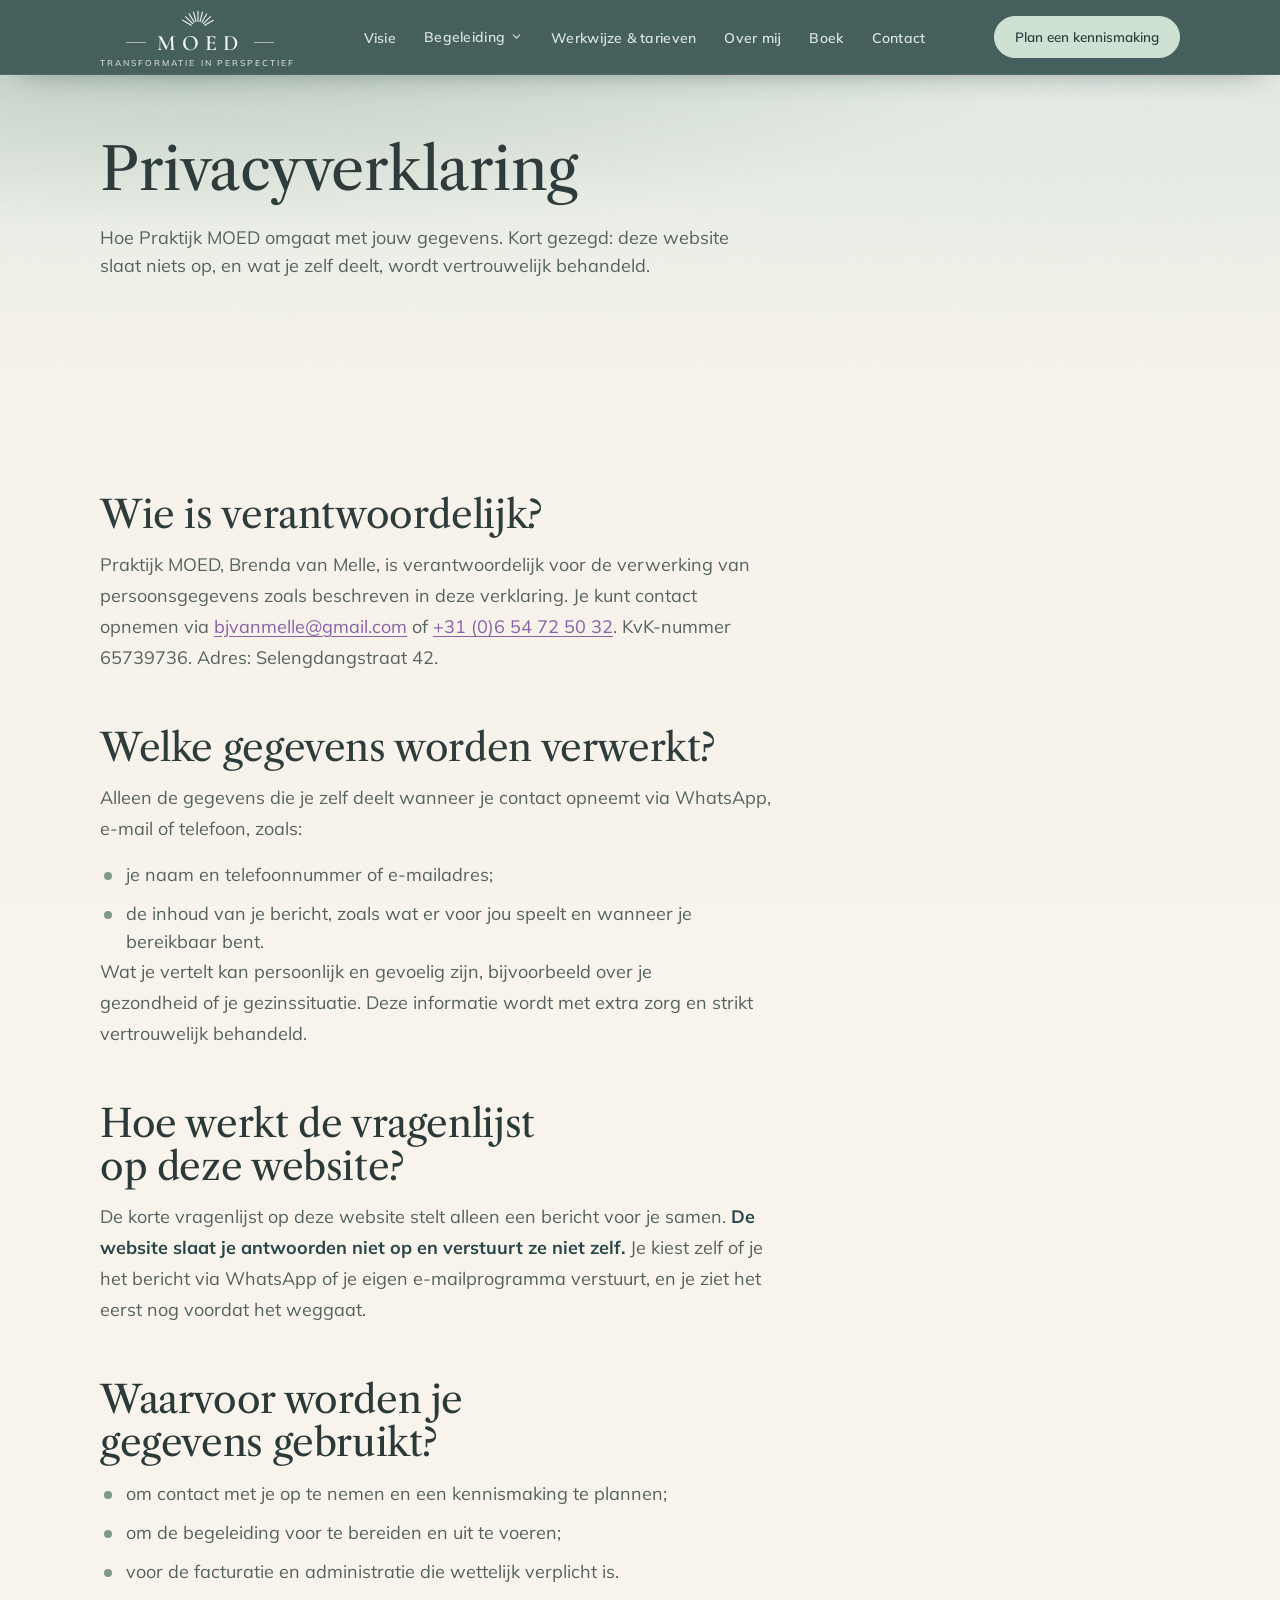
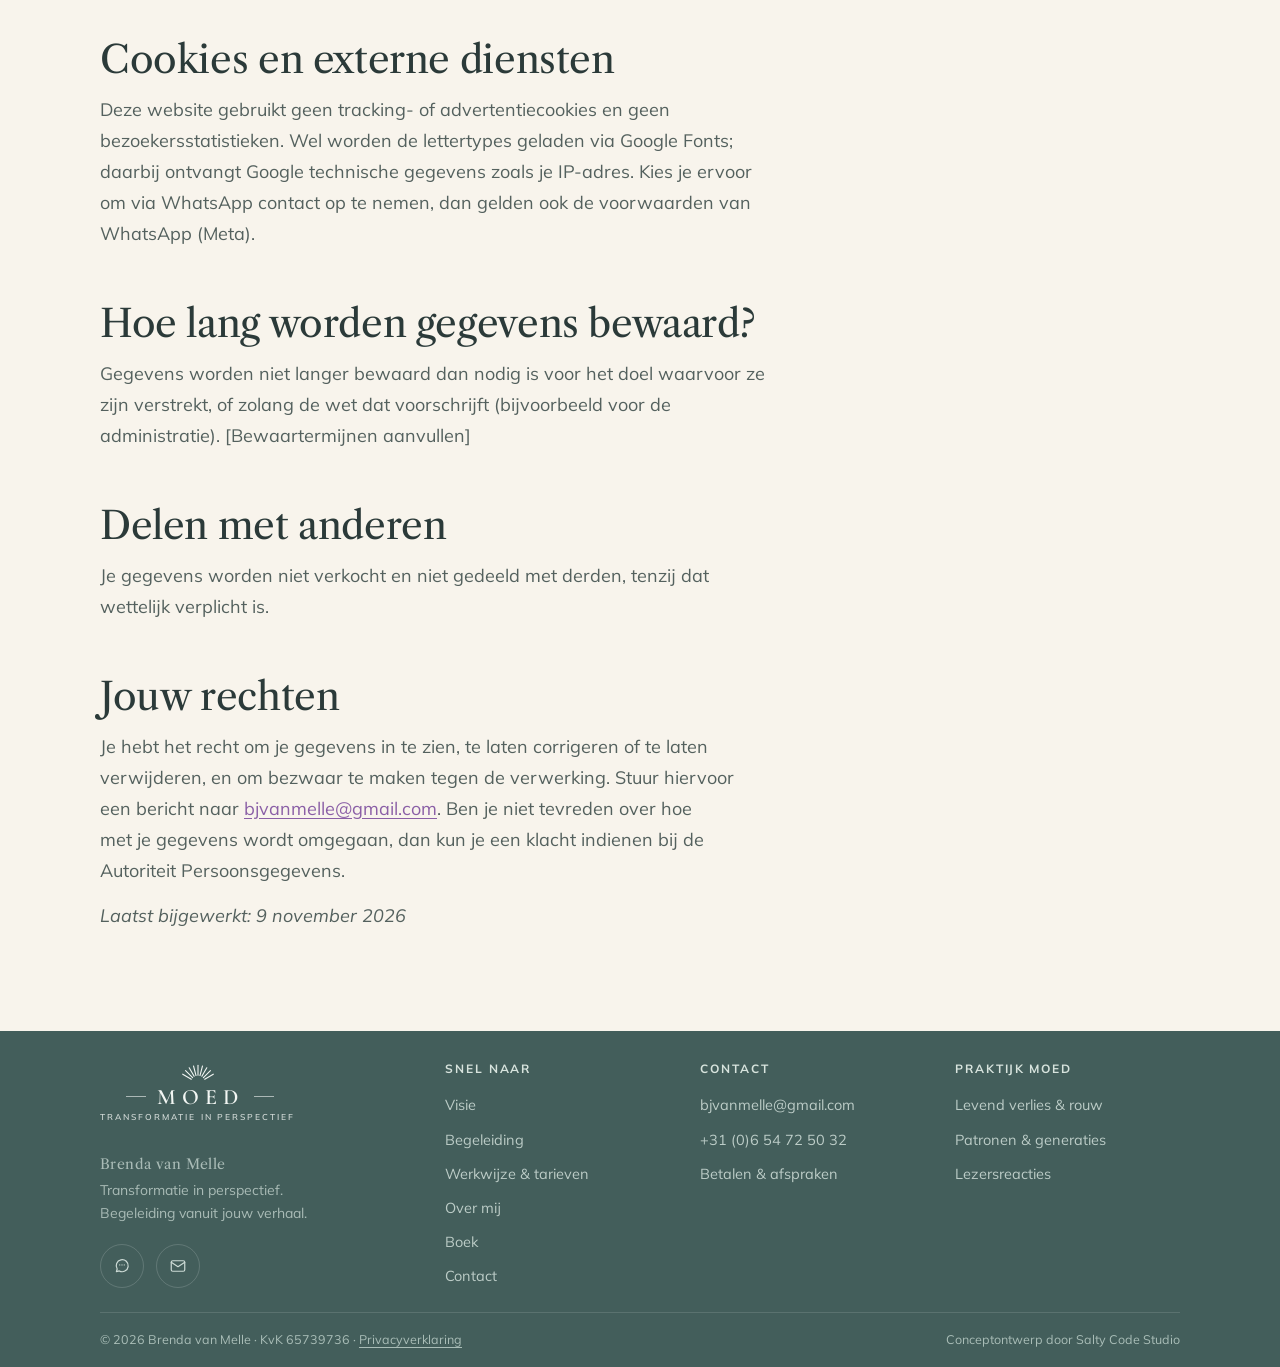
<file: privacyverklaring.html>
<!doctype html>
<html lang="nl">
<head>
<meta charset="utf-8">
<meta name="viewport" content="width=device-width, initial-scale=1">
<title>Privacyverklaring · Brenda van Melle</title>
<meta name="description" content="Privacyverklaring van Praktijk MOED (Brenda van Melle): welke gegevens worden verwerkt, waarvoor, en welke rechten je hebt.">
<!-- Concept preview: remove this line at launch so the site can be found in search. -->
<meta name="robots" content="noindex, nofollow">
<link rel="preconnect" href="https://fonts.googleapis.com">
<link rel="preconnect" href="https://fonts.gstatic.com" crossorigin>
<link href="https://fonts.googleapis.com/css2?family=Libre+Caslon+Text:ital,wght@0,400;0,700;1,400&family=Mulish:wght@300;400;500;600;700&family=Caveat:wght@400;500;600&family=Cormorant+Garamond:wght@600&display=swap" rel="stylesheet">
<link rel="stylesheet" href="assets/site.css">
<link rel="stylesheet" href="assets/design-b.css?v=374">
</head>
<body>
<!-- ============ HEADER ============ -->
<header class="site-head" id="head">
  <div class="wrap nav">
    <a class="brand" href="index.html" aria-label="MOED, Brenda van Melle, home">
      <span class="moed">
        <svg class="moed-rays" viewBox="10 4 40 20" fill="none" stroke="currentColor" stroke-width="1" stroke-linecap="round" aria-hidden="true"><line x1="30" y1="17" x2="30" y2="8"/><line x1="28.2" y1="17.2" x2="25.9" y2="8.5"/><line x1="31.8" y1="17.2" x2="34.1" y2="8.5"/><line x1="26.5" y1="17.9" x2="22" y2="10.1"/><line x1="33.5" y1="17.9" x2="38" y2="10.1"/><line x1="25.1" y1="19.1" x2="18.7" y2="12.7"/><line x1="34.9" y1="19.1" x2="41.3" y2="12.7"/><line x1="23.9" y1="20.5" x2="16.1" y2="16"/><line x1="36.1" y1="20.5" x2="43.9" y2="16"/></svg>
        <span class="moed-word">MOED</span>
        <span class="moed-tag">Transformatie in perspectief</span>
      </span>
    </a>
    <nav aria-label="Hoofdmenu">
      <ul class="nav-links">
        <li><a href="praktijk-moed.html">Visie</a></li>
        <li class="has-dd"><a href="coaching.html" aria-haspopup="true">Begeleiding <svg class="dd-caret" viewBox="0 0 24 24" fill="none" stroke="currentColor" stroke-width="2" stroke-linecap="round" stroke-linejoin="round" aria-hidden="true"><path d="m6 9 6 6 6-6"/></svg></a>
          <div class="nav-dd" role="menu">
            <a role="menuitem" href="coaching.html"><span class="dd-t">Alle begeleiding</span></a>
            <a role="menuitem" href="rouw-en-verlies.html"><span class="dd-t">Levend verlies &amp; rouw</span></a>
            <a role="menuitem" href="innerlijke-groei.html"><span class="dd-t">Patronen &amp; generaties</span></a>
            <a role="menuitem" href="richting-en-zingeving.html"><span class="dd-t">Persoonlijke coaching</span></a>
            <a role="menuitem" href="systemische-begeleiding.html"><span class="dd-t">Systemisch werk</span></a>
            <a role="menuitem" href="familieopstellingen.html"><span class="dd-t">Familieopstellingen</span></a>
          </div>
        </li>
        <li><a href="werkwijze.html">Werkwijze &amp; tarieven</a></li>
        <li><a href="over-brenda.html">Over mij</a></li>
        <li><a href="boek.html">Boek</a></li>
        <li><a href="contact.html">Contact</a></li>
      </ul>
    </nav>
    <div class="nav-cta">
      <a class="btn btn-header" href="contact.html#kennismaken">Plan een kennismaking</a>
      <button class="menu-btn" id="menuBtn" aria-label="Menu openen" aria-expanded="false">
        <svg viewBox="0 0 24 24" fill="none" stroke="currentColor" stroke-width="1.7" stroke-linecap="round"><path d="M4 7h16M4 12h16M4 17h16"/></svg>
      </button>
    </div>
  </div>
</header>

<nav class="mobile-menu" id="mobileMenu" aria-label="Mobiel menu">
  <a href="praktijk-moed.html">Visie</a>
  <a href="coaching.html">Begeleiding</a>
  <a href="werkwijze.html">Werkwijze &amp; tarieven</a>
  <a href="over-brenda.html">Over mij</a>
  <a href="boek.html">Boek</a>
  <a href="contact.html">Contact</a>
  <a class="btn btn-header" href="contact.html#kennismaken">Plan een kennismaking</a>
</nav>

<main id="top" class="sub">

<section class="sub-hero sub-hero--plain">
  <div class="wrap sub-hero-grid">
    <div class="sub-hero-copy hero-in">
      <p class="topic-tag"><span class="topic-ic" aria-hidden="true"><svg viewBox="0 0 24 24" fill="none" stroke="currentColor" stroke-width="1.6" stroke-linecap="round" stroke-linejoin="round"><path d="M12 3 5 6v5c0 4.5 3 8 7 10 4-2 7-5.5 7-10V6Z"/><path d="m9 12 2 2 4-4"/></svg></span>Privacyverklaring</p>
      <h1>Privacyverklaring</h1>
      <p class="sub-lead">Hoe Praktijk MOED omgaat met jouw gegevens. Kort gezegd: deze website slaat niets op, en wat je zelf deelt, wordt vertrouwelijk behandeld.</p>
    </div>
  </div>
</section>

<section class="section info-body" id="inhoud">
  <div class="wrap info-grid">
    <article class="prose reveal">

<h2>Wie is verantwoordelijk?</h2>
<p>Praktijk MOED, Brenda van Melle, is verantwoordelijk voor de verwerking van persoonsgegevens zoals beschreven in deze verklaring. Je kunt contact opnemen via <a href="mailto:bjvanmelle@gmail.com">bjvanmelle@gmail.com</a> of <a href="tel:+31654725032">+31 (0)6 54 72 50 32</a>. KvK-nummer 65739736. Adres: Selengdangstraat 42.</p>

<h2>Welke gegevens worden verwerkt?</h2>
<p>Alleen de gegevens die je zelf deelt wanneer je contact opneemt via WhatsApp, e-mail of telefoon, zoals:</p>
<ul>
<li>je naam en telefoonnummer of e-mailadres;</li>
<li>de inhoud van je bericht, zoals wat er voor jou speelt en wanneer je bereikbaar bent.</li>
</ul>
<p>Wat je vertelt kan persoonlijk en gevoelig zijn, bijvoorbeeld over je gezondheid of je gezinssituatie. Deze informatie wordt met extra zorg en strikt vertrouwelijk behandeld.</p>

<h2>Hoe werkt de vragenlijst op deze website?</h2>
<p>De korte vragenlijst op deze website stelt alleen een bericht voor je samen. <strong>De website slaat je antwoorden niet op en verstuurt ze niet zelf.</strong> Je kiest zelf of je het bericht via WhatsApp of je eigen e-mailprogramma verstuurt, en je ziet het eerst nog voordat het weggaat.</p>

<h2>Waarvoor worden je gegevens gebruikt?</h2>
<ul>
<li>om contact met je op te nemen en een kennismaking te plannen;</li>
<li>om de begeleiding voor te bereiden en uit te voeren;</li>
<li>voor de facturatie en administratie die wettelijk verplicht is.</li>
</ul>

<h2>Cookies en externe diensten</h2>
<p>Deze website gebruikt geen tracking- of advertentiecookies en geen bezoekersstatistieken. Wel worden de lettertypes geladen via Google Fonts; daarbij ontvangt Google technische gegevens zoals je IP-adres. Kies je ervoor om via WhatsApp contact op te nemen, dan gelden ook de voorwaarden van WhatsApp (Meta).</p>

<h2>Hoe lang worden gegevens bewaard?</h2>
<p>Gegevens worden niet langer bewaard dan nodig is voor het doel waarvoor ze zijn verstrekt, of zolang de wet dat voorschrijft (bijvoorbeeld voor de administratie). [Bewaartermijnen aanvullen]</p>

<h2>Delen met anderen</h2>
<p>Je gegevens worden niet verkocht en niet gedeeld met derden, tenzij dat wettelijk verplicht is.</p>

<h2>Jouw rechten</h2>
<p>Je hebt het recht om je gegevens in te zien, te laten corrigeren of te laten verwijderen, en om bezwaar te maken tegen de verwerking. Stuur hiervoor een bericht naar <a href="mailto:bjvanmelle@gmail.com">bjvanmelle@gmail.com</a>. Ben je niet tevreden over hoe met je gegevens wordt omgegaan, dan kun je een klacht indienen bij de Autoriteit Persoonsgegevens.</p>

<p><em>Laatst bijgewerkt: 9 november 2026</em></p>
</article>
  </div>
</section>

</main>
<!-- ============ FOOTER ============ -->
<footer class="foot">
  <div class="wrap">
    <div class="foot-grid">
      <div class="foot-brand">
        <a class="brand" href="index.html" aria-label="MOED, home">
          <span class="moed">
            <svg class="moed-rays" viewBox="10 4 40 20" fill="none" stroke="currentColor" stroke-width="1" stroke-linecap="round" aria-hidden="true"><line x1="30" y1="17" x2="30" y2="8"/><line x1="28.2" y1="17.2" x2="25.9" y2="8.5"/><line x1="31.8" y1="17.2" x2="34.1" y2="8.5"/><line x1="26.5" y1="17.9" x2="22" y2="10.1"/><line x1="33.5" y1="17.9" x2="38" y2="10.1"/><line x1="25.1" y1="19.1" x2="18.7" y2="12.7"/><line x1="34.9" y1="19.1" x2="41.3" y2="12.7"/><line x1="23.9" y1="20.5" x2="16.1" y2="16"/><line x1="36.1" y1="20.5" x2="43.9" y2="16"/></svg>
            <span class="moed-word">MOED</span>
            <span class="moed-tag">Transformatie in perspectief</span>
          </span>
        </a>
        <p class="foot-name">Brenda van Melle</p>
        <p>Transformatie in perspectief. Begeleiding vanuit jouw verhaal.</p>
        <div class="socials">
          <!-- Add Instagram / Facebook / LinkedIn here once Brenda shares her profile URLs. -->
          <a href="https://wa.me/31654725032?text=Hallo%20Brenda%2C%20ik%20wil%20graag%20een%20telefonische%20kennismaking%20plannen." target="_blank" rel="noopener" aria-label="WhatsApp"><svg viewBox="0 0 24 24" fill="none" stroke="currentColor" stroke-width="1.6" stroke-linecap="round" stroke-linejoin="round" aria-hidden="true"><path d="M4.5 19.5 5.6 16A8 8 0 1 1 8.4 18.6Z"/><path d="M9 10.5h.01M12 10.5h.01M15 10.5h.01"/></svg></a>
          <a href="mailto:bjvanmelle@gmail.com" aria-label="E-mail"><svg viewBox="0 0 24 24" fill="none" stroke="currentColor" stroke-width="1.6" stroke-linecap="round" stroke-linejoin="round"><rect x="3" y="5" width="18" height="14" rx="2"/><path d="m3 7 9 6 9-6"/></svg></a>
        </div>
      </div>
      <div class="foot-col">
        <h2 class="foot-title">Snel naar</h2>
        <ul><li><a href="praktijk-moed.html">Visie</a></li><li><a href="coaching.html">Begeleiding</a></li><li><a href="werkwijze.html">Werkwijze &amp; tarieven</a></li><li><a href="over-brenda.html">Over mij</a></li><li><a href="boek.html">Boek</a></li><li><a href="contact.html">Contact</a></li></ul>
      </div>
      <div class="foot-col">
        <h2 class="foot-title">Contact</h2>
        <ul><li><a href="mailto:bjvanmelle@gmail.com">bjvanmelle@gmail.com</a></li><li><a href="tel:+31654725032">+31 (0)6 54 72 50 32</a></li><li><a href="werkwijze.html#afspraken">Betalen &amp; afspraken</a></li></ul>
      </div>
      <div class="foot-col">
        <h2 class="foot-title">Praktijk MOED</h2>
        <ul><li><a href="rouw-en-verlies.html">Levend verlies &amp; rouw</a></li><li><a href="innerlijke-groei.html">Patronen &amp; generaties</a></li><li><a href="getuigenissen.html">Lezersreacties</a></li></ul>
      </div>
    </div>
    <div class="foot-bottom">
      <span>&copy; 2026 Brenda van Melle · KvK 65739736 · <a href="privacyverklaring.html">Privacyverklaring</a></span>
      <span>Conceptontwerp door Salty Code Studio</span>
    </div>
  </div>
</footer>
<div class="mobile-cta" id="mobileCta" inert>
  <a class="btn btn-primary" href="contact.html#kennismaken">Plan een kennismaking</a>
  <a class="mobile-cta-wa" href="https://wa.me/31654725032?text=Hallo%20Brenda%2C%20ik%20wil%20graag%20een%20telefonische%20kennismaking%20plannen." target="_blank" rel="noopener" aria-label="Stuur mij gerust een bericht"><svg viewBox="0 0 24 24" fill="none" stroke="currentColor" stroke-width="1.6" stroke-linecap="round" stroke-linejoin="round" aria-hidden="true"><path d="M4.5 19.5 5.6 16A8 8 0 1 1 8.4 18.6Z"/><path d="M9 10.5h.01M12 10.5h.01M15 10.5h.01"/></svg></a>
</div>
<script src="assets/site.js?v=4"></script>
<script src="assets/design-b.js?v=99"></script>
</body>
</html>
</file>
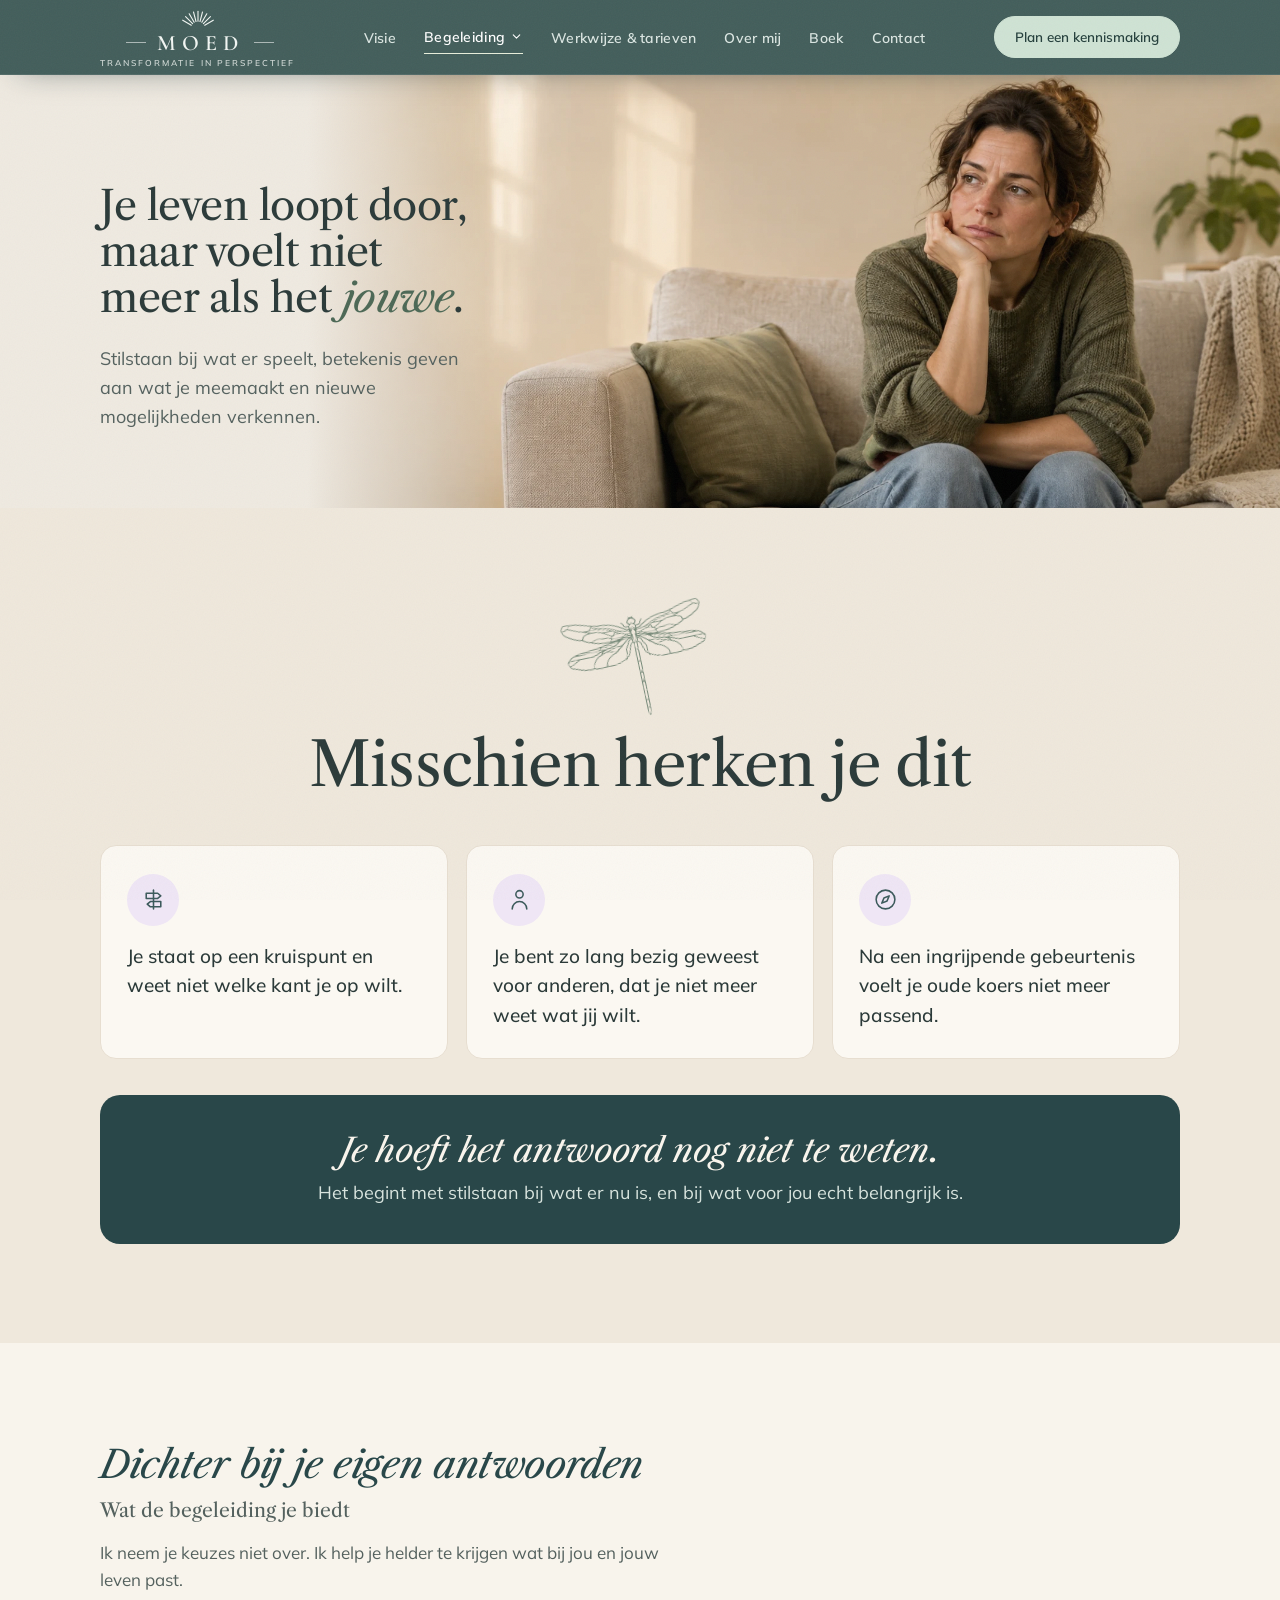
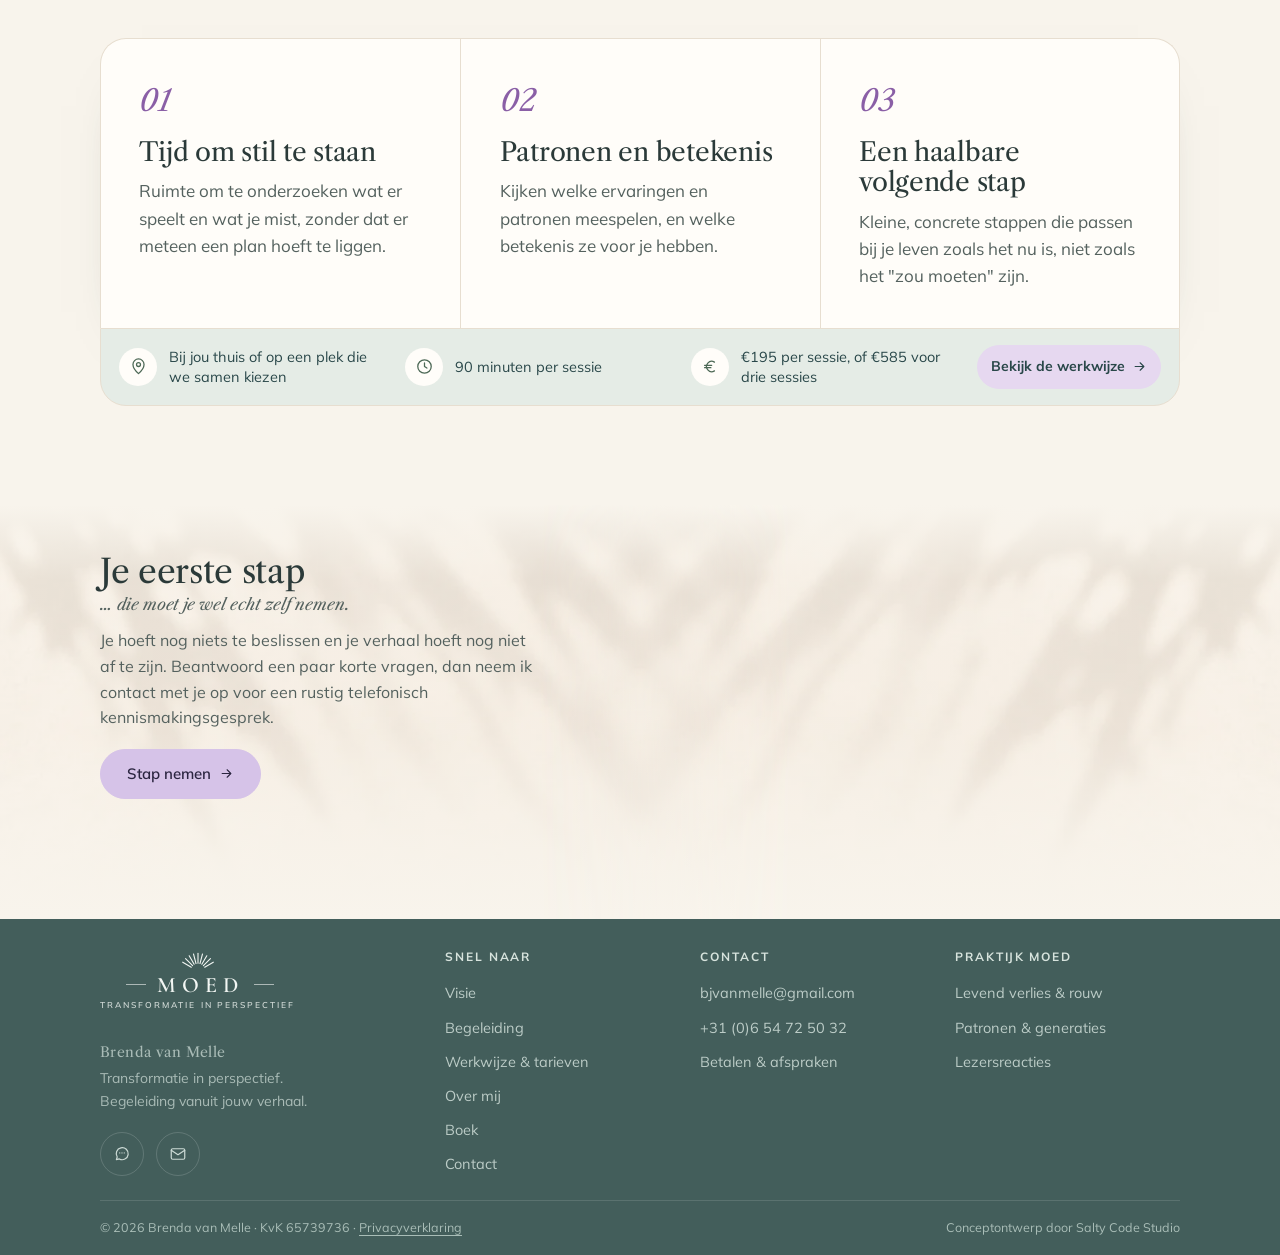
<file: richting-en-zingeving.html>
<!doctype html>
<html lang="nl">
<head>
<meta charset="utf-8">
<meta name="viewport" content="width=device-width, initial-scale=1">
<title>Persoonlijke coaching · Brenda van Melle</title>
<meta name="description" content="Stilstaan bij wat er speelt, betekenis geven aan wat je meemaakt en nieuwe mogelijkheden verkennen.">
<!-- Concept preview: remove this line at launch so the site can be found in search. -->
<meta name="robots" content="noindex, nofollow">
<link rel="preconnect" href="https://fonts.googleapis.com">
<link rel="preconnect" href="https://fonts.gstatic.com" crossorigin>
<link href="https://fonts.googleapis.com/css2?family=Libre+Caslon+Text:ital,wght@0,400;0,700;1,400&family=Mulish:wght@300;400;500;600;700&family=Caveat:wght@400;500;600&family=Cormorant+Garamond:wght@600&display=swap" rel="stylesheet">
<link rel="stylesheet" href="assets/site.css">
<link rel="stylesheet" href="assets/design-b.css?v=374">
</head>
<body>
<!-- ============ HEADER ============ -->
<header class="site-head" id="head">
  <div class="wrap nav">
    <a class="brand" href="index.html" aria-label="MOED, Brenda van Melle, home">
      <span class="moed">
        <svg class="moed-rays" viewBox="10 4 40 20" fill="none" stroke="currentColor" stroke-width="1" stroke-linecap="round" aria-hidden="true"><line x1="30" y1="17" x2="30" y2="8"/><line x1="28.2" y1="17.2" x2="25.9" y2="8.5"/><line x1="31.8" y1="17.2" x2="34.1" y2="8.5"/><line x1="26.5" y1="17.9" x2="22" y2="10.1"/><line x1="33.5" y1="17.9" x2="38" y2="10.1"/><line x1="25.1" y1="19.1" x2="18.7" y2="12.7"/><line x1="34.9" y1="19.1" x2="41.3" y2="12.7"/><line x1="23.9" y1="20.5" x2="16.1" y2="16"/><line x1="36.1" y1="20.5" x2="43.9" y2="16"/></svg>
        <span class="moed-word">MOED</span>
        <span class="moed-tag">Transformatie in perspectief</span>
      </span>
    </a>
    <nav aria-label="Hoofdmenu">
      <ul class="nav-links">
        <li><a href="praktijk-moed.html">Visie</a></li>
        <li class="has-dd"><a class="is-current" href="coaching.html" aria-haspopup="true">Begeleiding <svg class="dd-caret" viewBox="0 0 24 24" fill="none" stroke="currentColor" stroke-width="2" stroke-linecap="round" stroke-linejoin="round" aria-hidden="true"><path d="m6 9 6 6 6-6"/></svg></a>
          <div class="nav-dd" role="menu">
            <a role="menuitem" href="coaching.html"><span class="dd-t">Alle begeleiding</span></a>
            <a role="menuitem" href="rouw-en-verlies.html"><span class="dd-t">Levend verlies &amp; rouw</span></a>
            <a role="menuitem" href="innerlijke-groei.html"><span class="dd-t">Patronen &amp; generaties</span></a>
            <a role="menuitem" href="richting-en-zingeving.html"><span class="dd-t">Persoonlijke coaching</span></a>
            <a role="menuitem" href="systemische-begeleiding.html"><span class="dd-t">Systemisch werk</span></a>
            <a role="menuitem" href="familieopstellingen.html"><span class="dd-t">Familieopstellingen</span></a>
          </div>
        </li>
        <li><a href="werkwijze.html">Werkwijze &amp; tarieven</a></li>
        <li><a href="over-brenda.html">Over mij</a></li>
        <li><a href="boek.html">Boek</a></li>
        <li><a href="contact.html">Contact</a></li>
      </ul>
    </nav>
    <div class="nav-cta">
      <a class="btn btn-header" href="#kennismaken">Plan een kennismaking</a>
      <button class="menu-btn" id="menuBtn" aria-label="Menu openen" aria-expanded="false">
        <svg viewBox="0 0 24 24" fill="none" stroke="currentColor" stroke-width="1.7" stroke-linecap="round"><path d="M4 7h16M4 12h16M4 17h16"/></svg>
      </button>
    </div>
  </div>
</header>

<nav class="mobile-menu" id="mobileMenu" aria-label="Mobiel menu">
  <a href="praktijk-moed.html">Visie</a>
  <a href="coaching.html">Begeleiding</a>
  <a href="werkwijze.html">Werkwijze &amp; tarieven</a>
  <a href="over-brenda.html">Over mij</a>
  <a href="boek.html">Boek</a>
  <a href="contact.html">Contact</a>
  <a class="btn btn-header" href="#kennismaken">Plan een kennismaking</a>
</nav>

<main id="top" class="sub">

<section class="tex-topic-coaching sub-hero sub-hero--plain photo-hero">
  <div class="wrap sub-hero-grid">
    <div class="sub-hero-copy hero-in">
      <p class="topic-tag"><span class="topic-ic" aria-hidden="true"><svg viewBox="0 0 24 24" fill="none" stroke="currentColor" stroke-width="1.6" stroke-linecap="round" stroke-linejoin="round"><circle cx="12" cy="12" r="9"/><path d="m8.5 15.5 2-5 5-2-2 5-5 2Z"/></svg></span>Persoonlijke coaching</p>
      <h1>Je leven loopt door, maar voelt niet meer als het <em>jouwe</em>.</h1>
      <p class="sub-lead">Stilstaan bij wat er speelt, betekenis geven aan wat je meemaakt en nieuwe mogelijkheden verkennen.</p>
    </div>
  </div>
</section>

<section class="section sub-pain" id="herken">
  <div class="wrap pain-grid pain-grid--tiles">
    <div class="sub-head reveal"><span class="herken-dragon" aria-hidden="true"></span><h2>Misschien herken je dit</h2></div>
    <ul class="pain-list">
      <li class="reveal"><span class="herken-ic" aria-hidden="true"><svg viewBox="0 0 24 24" fill="none" stroke="currentColor" stroke-width="1.5" stroke-linecap="round" stroke-linejoin="round"><path d="M12 3v18"/><path d="M5 6h11l3 2.5L16 11H5Z"/><path d="M19 14H9l-3 2.5L9 19h10Z"/></svg></span><span>Je staat op een kruispunt en weet niet welke kant je op wilt.</span></li>
      <li class="reveal d1"><span class="herken-ic" aria-hidden="true"><svg viewBox="0 0 24 24" fill="none" stroke="currentColor" stroke-width="1.5" stroke-linecap="round" stroke-linejoin="round"><circle cx="12" cy="7" r="3.5"/><path d="M5 21a7 7 0 0 1 14 0"/></svg></span><span>Je bent zo lang bezig geweest voor anderen, dat je niet meer weet wat jij wilt.</span></li>
      <li class="reveal d2"><span class="herken-ic" aria-hidden="true"><svg viewBox="0 0 24 24" fill="none" stroke="currentColor" stroke-width="1.5" stroke-linecap="round" stroke-linejoin="round"><circle cx="12" cy="12" r="9"/><path d="m8.5 15.5 2-5 5-2-2 5-5 2Z"/></svg></span><span>Na een ingrijpende gebeurtenis voelt je oude koers niet meer passend.</span></li>
    </ul>
    <p class="pain-note reveal"><strong>Je hoeft het antwoord nog niet te weten.</strong> Het begint met stilstaan bij wat er nu is, en bij wat voor jou echt belangrijk is.</p>
  </div>
</section>

<section class="section sub-offer">
  <div class="wrap">
    <div class="sub-head reveal"><h2 class="swap-title"><em>Dichter bij je eigen antwoorden</em></h2><p class="swap-sub">Wat de begeleiding je biedt</p><p>Ik neem je keuzes niet over. Ik help je helder te krijgen wat bij jou en jouw leven past.</p></div>
    <div class="offer-list">
      <article class="offer-item reveal"><h3>Tijd om stil te staan</h3><p>Ruimte om te onderzoeken wat er speelt en wat je mist, zonder dat er meteen een plan hoeft te liggen.</p></article>
      <article class="offer-item reveal"><h3>Patronen en betekenis</h3><p>Kijken welke ervaringen en patronen meespelen, en welke betekenis ze voor je hebben.</p></article>
      <article class="offer-item reveal"><h3>Een haalbare volgende stap</h3><p>Kleine, concrete stappen die passen bij je leven zoals het nu is, niet zoals het "zou moeten" zijn.</p></article>
    </div>
    <div class="practical-strip ps-v2 reveal"><span class="ps-item"><span class="ps-ic"><svg viewBox="0 0 24 24" fill="none" stroke="currentColor" stroke-width="1.6" stroke-linecap="round" stroke-linejoin="round" aria-hidden="true"><path d="M12 21s-7-6.2-7-11.5A7 7 0 0 1 19 9.5C19 14.8 12 21 12 21Z"/><circle cx="12" cy="9.5" r="2.5"/></svg></span><span>Bij jou thuis of op een plek die we samen kiezen</span></span><span class="ps-item"><span class="ps-ic"><svg viewBox="0 0 24 24" fill="none" stroke="currentColor" stroke-width="1.6" stroke-linecap="round" stroke-linejoin="round" aria-hidden="true"><circle cx="12" cy="12" r="8.5"/><path d="M12 7.5V12l3 2"/></svg></span><span>90 minuten per sessie</span></span><span class="ps-item"><span class="ps-ic"><svg viewBox="0 0 24 24" fill="none" stroke="currentColor" stroke-width="1.6" stroke-linecap="round" stroke-linejoin="round" aria-hidden="true"><path d="M17 6.5A6.5 6.5 0 1 0 17 17.5M4.5 10.5h9M4.5 13.5h8"/></svg></span><span>€195 per sessie, of €585 voor drie sessies</span></span><a class="link-more" href="werkwijze.html">Bekijk de werkwijze <svg viewBox="0 0 24 24" fill="none" stroke="currentColor" stroke-width="1.7" stroke-linecap="round" stroke-linejoin="round" aria-hidden="true"><path d="M5 12h14M13 6l6 6-6 6"/></svg></a></div>
  </div>
</section>

<section class="section sub-steps sub-steps--photo" id="kennismaken">
  <div class="wrap">
    <div class="sub-head center first-step reveal">
      <figure class="fs-photo"><img src="assets/img/photo/contact-handdruk.webp?v=2" alt="Een warme handdruk bij de eerste kennismaking" loading="lazy"></figure>
      <h2>Je eerste stap</h2>
      <p class="sub-kicker">… die moet je wel echt zelf nemen.</p>
      <p>Je hoeft nog niets te beslissen en je verhaal hoeft nog niet af te zijn. Beantwoord een paar korte vragen, dan neem ik contact met je op voor een rustig telefonisch kennismakingsgesprek.</p>
      <a class="btn btn-primary btn-lg step-btn" href="index.html#intake">Stap nemen <svg viewBox="0 0 24 24" fill="none" stroke="currentColor" stroke-width="1.7" stroke-linecap="round" stroke-linejoin="round" aria-hidden="true"><path d="M5 12h14M13 6l6 6-6 6"/></svg></a>
    </div>
    <div class="intake step-panel" id="stapPanel" inert><div class="intake-inner">
    <div class="intake-wrap">
      <aside class="brenda-card reveal">
        <img src="assets/img/brenda.webp" alt="Brenda van Melle" loading="lazy">
        <h3>Brenda van Melle</h3>
        <p class="reader-role">Praktijk MOED</p>
        <ul>
          <li>Je bericht komt rechtstreeks bij mij terecht.</li>
          <li>De kennismaking is telefonisch, in een rustig gesprek.</li>
          <li>Sessies zijn bij jou thuis, of op een plek die we samen kiezen.</li>
        </ul>
      </aside>
      <form class="intake-card" novalidate>
          <div class="intake-head">
            <h3>Vertel me kort wat er speelt</h3>
            <p>Zodat het eerste gesprek meteen over jou kan gaan. Er wordt niets opgeslagen: je antwoorden gaan alleen naar mij, via je eigen WhatsApp of e-mail.</p>
          </div>
          <fieldset class="q q-wide"><legend>Waar wil je mee aan de slag?</legend><div class="chips"><label class="chip"><input type="checkbox" name="traject" value="Levend verlies of rouw"><span>Levend verlies of rouw</span></label><label class="chip"><input type="checkbox" name="traject" value="Patronen of familie"><span>Patronen of familie</span></label><label class="chip"><input type="checkbox" name="traject" value="Richting in mijn leven" checked><span>Richting in mijn leven</span></label><label class="chip"><input type="checkbox" name="traject" value="Weet ik nog niet"><span>Weet ik nog niet</span></label></div></fieldset>
          <div class="q"><label for="intakeName">Hoe mag ik je noemen?</label><input id="intakeName" name="naam" type="text" autocomplete="given-name" required></div>
          <div class="q"><label for="intakePhone">Je telefoonnummer <span class="opt">(optioneel)</span></label><input id="intakePhone" name="telefoon" type="tel" autocomplete="tel" inputmode="tel"></div>
          <div class="q q-wide"><label for="intakeWhat">Wat speelt er op dit moment?</label><textarea id="intakeWhat" name="wat" rows="3" required placeholder="Een paar zinnen is genoeg."></textarea></div>
          <fieldset class="q"><legend>Hoe lang speelt dit al?</legend><div class="chips"><label class="chip"><input type="radio" name="duur" value="Pas kort"><span>Pas kort</span></label><label class="chip"><input type="radio" name="duur" value="Enkele maanden"><span>Enkele maanden</span></label><label class="chip"><input type="radio" name="duur" value="Langer dan een jaar"><span>Langer dan een jaar</span></label></div></fieldset>
          <fieldset class="q"><legend>Wanneer ben je goed bereikbaar?</legend><div class="chips"><label class="chip"><input type="checkbox" name="moment" value="Ochtend"><span>Ochtend</span></label><label class="chip"><input type="checkbox" name="moment" value="Middag"><span>Middag</span></label><label class="chip"><input type="checkbox" name="moment" value="Avond"><span>Avond</span></label></div></fieldset>
          <div class="q q-wide"><label for="intakeHope">Wat hoop je dat de begeleiding je brengt? <span class="opt">(optioneel)</span></label><textarea id="intakeHope" name="hoop" rows="2"></textarea></div>
          <p class="intake-error" role="alert" hidden>Vul je naam en wat er speelt in, dan kan ik me goed voorbereiden.</p>
          <p class="intake-done" role="status" hidden></p>
          <div class="intake-actions">
            <button class="btn btn-primary" type="submit" data-via="whatsapp"><svg class="lead-ic" viewBox="0 0 24 24" fill="none" stroke="currentColor" stroke-width="1.6" stroke-linecap="round" stroke-linejoin="round" aria-hidden="true"><path d="M4.5 19.5 5.6 16A8 8 0 1 1 8.4 18.6Z"/><path d="M9 10.5h.01M12 10.5h.01M15 10.5h.01"/></svg>Verstuur via WhatsApp</button>
            <button class="btn btn-ghost" type="submit" data-via="email">Verstuur via e-mail</button>
            <p class="intake-privacy">Je verstuurt het bericht zelf; je ziet het eerst nog voordat het weggaat.</p>
          </div>
        </form>
    </div>
    </div></div>
  </div>
</section>

</main>
<!-- ============ FOOTER ============ -->
<footer class="foot">
  <div class="wrap">
    <div class="foot-grid">
      <div class="foot-brand">
        <a class="brand" href="index.html" aria-label="MOED, home">
          <span class="moed">
            <svg class="moed-rays" viewBox="10 4 40 20" fill="none" stroke="currentColor" stroke-width="1" stroke-linecap="round" aria-hidden="true"><line x1="30" y1="17" x2="30" y2="8"/><line x1="28.2" y1="17.2" x2="25.9" y2="8.5"/><line x1="31.8" y1="17.2" x2="34.1" y2="8.5"/><line x1="26.5" y1="17.9" x2="22" y2="10.1"/><line x1="33.5" y1="17.9" x2="38" y2="10.1"/><line x1="25.1" y1="19.1" x2="18.7" y2="12.7"/><line x1="34.9" y1="19.1" x2="41.3" y2="12.7"/><line x1="23.9" y1="20.5" x2="16.1" y2="16"/><line x1="36.1" y1="20.5" x2="43.9" y2="16"/></svg>
            <span class="moed-word">MOED</span>
            <span class="moed-tag">Transformatie in perspectief</span>
          </span>
        </a>
        <p class="foot-name">Brenda van Melle</p>
        <p>Transformatie in perspectief. Begeleiding vanuit jouw verhaal.</p>
        <div class="socials">
          <!-- Add Instagram / Facebook / LinkedIn here once Brenda shares her profile URLs. -->
          <a href="https://wa.me/31654725032?text=Hallo%20Brenda%2C%20ik%20wil%20graag%20een%20telefonische%20kennismaking%20plannen." target="_blank" rel="noopener" aria-label="WhatsApp"><svg viewBox="0 0 24 24" fill="none" stroke="currentColor" stroke-width="1.6" stroke-linecap="round" stroke-linejoin="round" aria-hidden="true"><path d="M4.5 19.5 5.6 16A8 8 0 1 1 8.4 18.6Z"/><path d="M9 10.5h.01M12 10.5h.01M15 10.5h.01"/></svg></a>
          <a href="mailto:bjvanmelle@gmail.com" aria-label="E-mail"><svg viewBox="0 0 24 24" fill="none" stroke="currentColor" stroke-width="1.6" stroke-linecap="round" stroke-linejoin="round"><rect x="3" y="5" width="18" height="14" rx="2"/><path d="m3 7 9 6 9-6"/></svg></a>
        </div>
      </div>
      <div class="foot-col">
        <h2 class="foot-title">Snel naar</h2>
        <ul><li><a href="praktijk-moed.html">Visie</a></li><li><a href="coaching.html">Begeleiding</a></li><li><a href="werkwijze.html">Werkwijze &amp; tarieven</a></li><li><a href="over-brenda.html">Over mij</a></li><li><a href="boek.html">Boek</a></li><li><a href="contact.html">Contact</a></li></ul>
      </div>
      <div class="foot-col">
        <h2 class="foot-title">Contact</h2>
        <ul><li><a href="mailto:bjvanmelle@gmail.com">bjvanmelle@gmail.com</a></li><li><a href="tel:+31654725032">+31 (0)6 54 72 50 32</a></li><li><a href="werkwijze.html#afspraken">Betalen &amp; afspraken</a></li></ul>
      </div>
      <div class="foot-col">
        <h2 class="foot-title">Praktijk MOED</h2>
        <ul><li><a href="rouw-en-verlies.html">Levend verlies &amp; rouw</a></li><li><a href="innerlijke-groei.html">Patronen &amp; generaties</a></li><li><a href="getuigenissen.html">Lezersreacties</a></li></ul>
      </div>
    </div>
    <div class="foot-bottom">
      <span>&copy; 2026 Brenda van Melle · KvK 65739736 · <a href="privacyverklaring.html">Privacyverklaring</a></span>
      <span>Conceptontwerp door Salty Code Studio</span>
    </div>
  </div>
</footer>
<div class="mobile-cta" id="mobileCta" inert>
  <a class="btn btn-primary" href="#kennismaken">Plan een kennismaking</a>
  <a class="mobile-cta-wa" href="https://wa.me/31654725032?text=Hallo%20Brenda%2C%20ik%20wil%20graag%20een%20telefonische%20kennismaking%20plannen." target="_blank" rel="noopener" aria-label="Stuur mij gerust een bericht"><svg viewBox="0 0 24 24" fill="none" stroke="currentColor" stroke-width="1.6" stroke-linecap="round" stroke-linejoin="round" aria-hidden="true"><path d="M4.5 19.5 5.6 16A8 8 0 1 1 8.4 18.6Z"/><path d="M9 10.5h.01M12 10.5h.01M15 10.5h.01"/></svg></a>
</div>
<script src="assets/site.js?v=4"></script>
<script src="assets/design-b.js?v=99"></script>
</body>
</html>
</file>
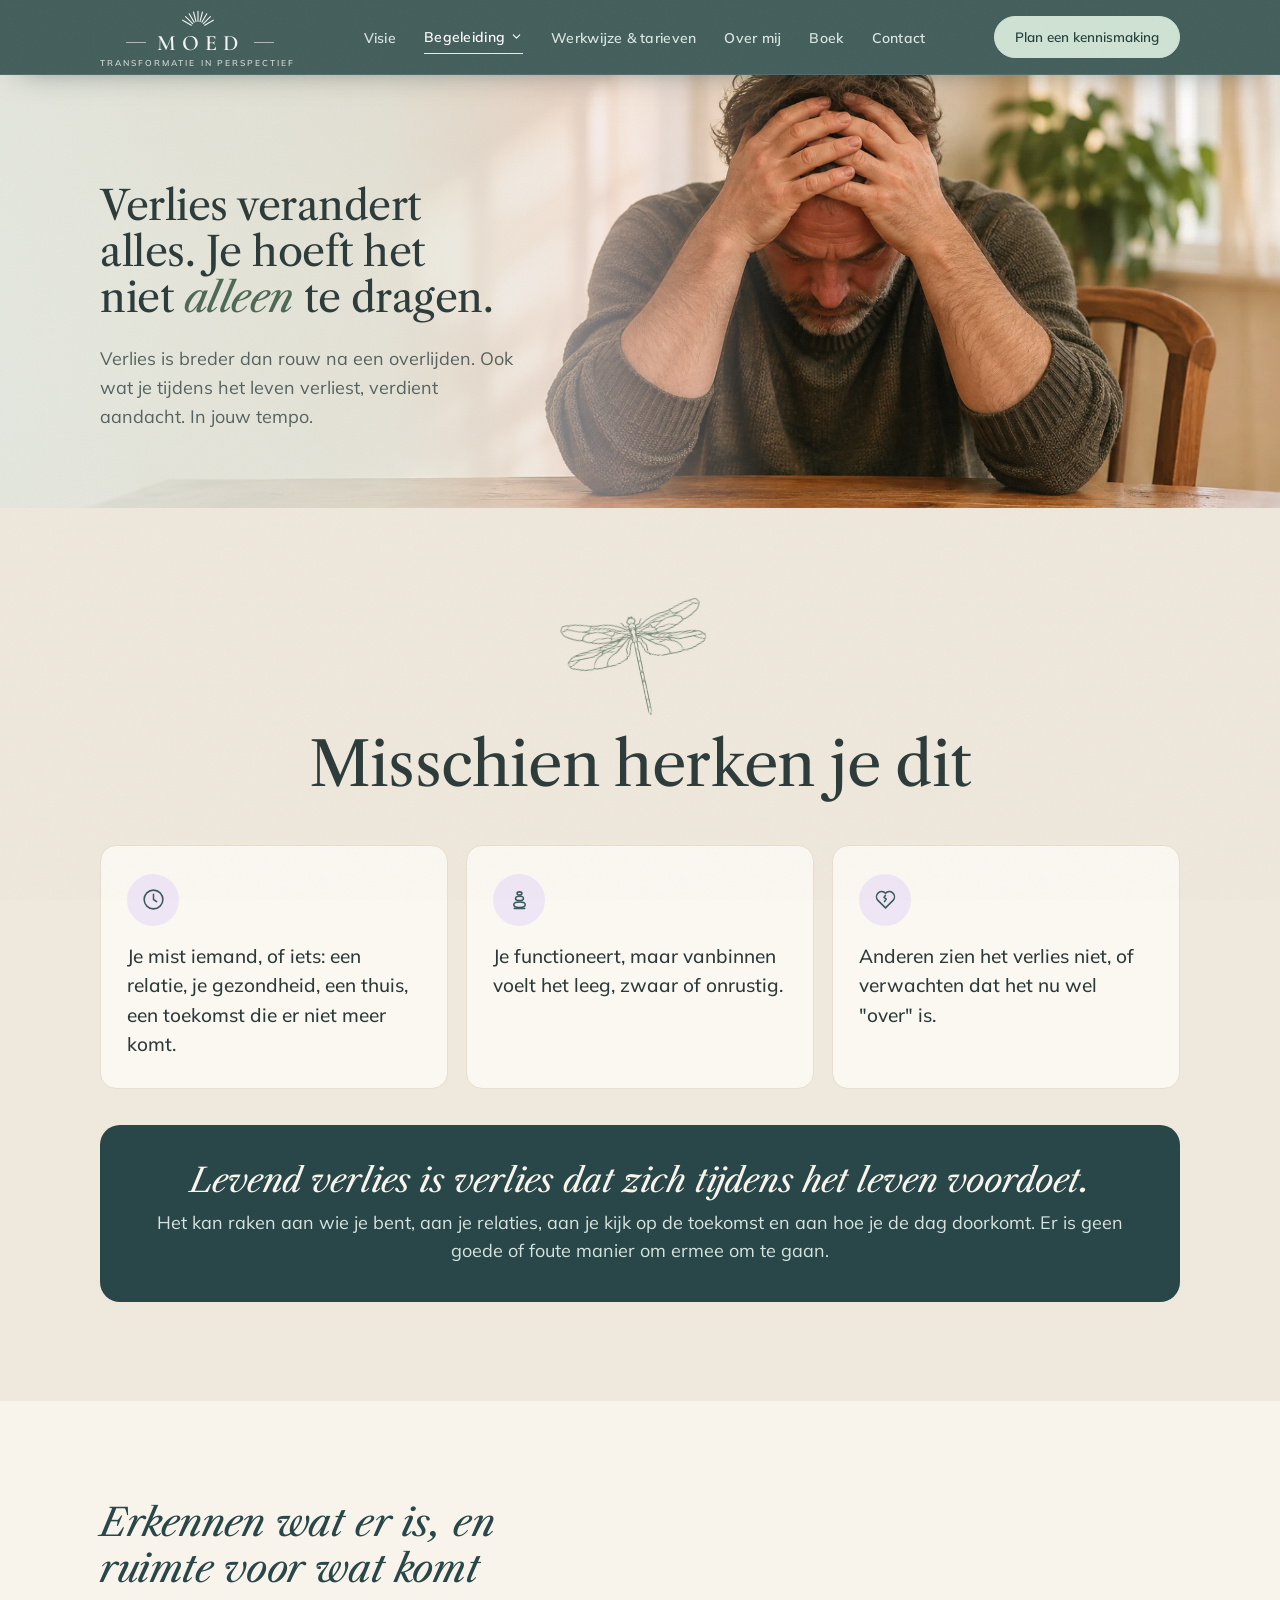
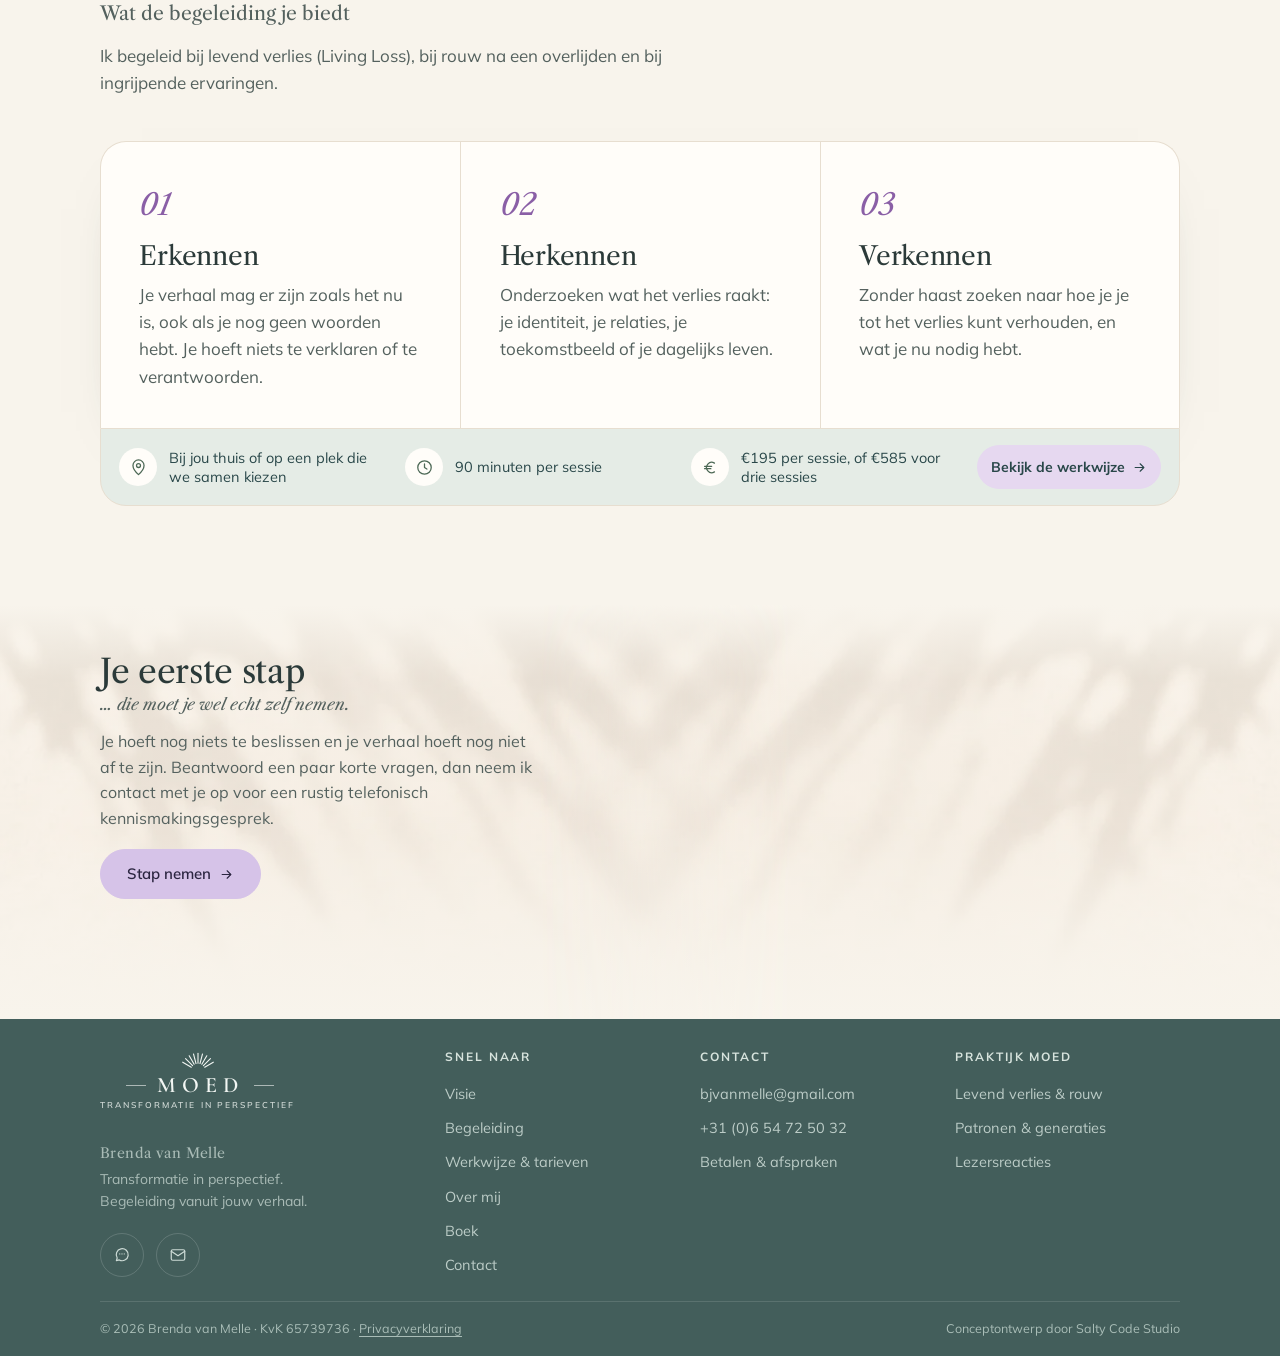
<file: rouw-en-verlies.html>
<!doctype html>
<html lang="nl">
<head>
<meta charset="utf-8">
<meta name="viewport" content="width=device-width, initial-scale=1">
<title>Levend verlies &amp; rouw · Brenda van Melle</title>
<meta name="description" content="Verlies is breder dan rouw na een overlijden. Ook wat je tijdens het leven verliest, verdient aandacht. In jouw tempo.">
<!-- Concept preview: remove this line at launch so the site can be found in search. -->
<meta name="robots" content="noindex, nofollow">
<link rel="preconnect" href="https://fonts.googleapis.com">
<link rel="preconnect" href="https://fonts.gstatic.com" crossorigin>
<link href="https://fonts.googleapis.com/css2?family=Libre+Caslon+Text:ital,wght@0,400;0,700;1,400&family=Mulish:wght@300;400;500;600;700&family=Caveat:wght@400;500;600&family=Cormorant+Garamond:wght@600&display=swap" rel="stylesheet">
<link rel="stylesheet" href="assets/site.css">
<link rel="stylesheet" href="assets/design-b.css?v=374">
</head>
<body>
<!-- ============ HEADER ============ -->
<header class="site-head" id="head">
  <div class="wrap nav">
    <a class="brand" href="index.html" aria-label="MOED, Brenda van Melle, home">
      <span class="moed">
        <svg class="moed-rays" viewBox="10 4 40 20" fill="none" stroke="currentColor" stroke-width="1" stroke-linecap="round" aria-hidden="true"><line x1="30" y1="17" x2="30" y2="8"/><line x1="28.2" y1="17.2" x2="25.9" y2="8.5"/><line x1="31.8" y1="17.2" x2="34.1" y2="8.5"/><line x1="26.5" y1="17.9" x2="22" y2="10.1"/><line x1="33.5" y1="17.9" x2="38" y2="10.1"/><line x1="25.1" y1="19.1" x2="18.7" y2="12.7"/><line x1="34.9" y1="19.1" x2="41.3" y2="12.7"/><line x1="23.9" y1="20.5" x2="16.1" y2="16"/><line x1="36.1" y1="20.5" x2="43.9" y2="16"/></svg>
        <span class="moed-word">MOED</span>
        <span class="moed-tag">Transformatie in perspectief</span>
      </span>
    </a>
    <nav aria-label="Hoofdmenu">
      <ul class="nav-links">
        <li><a href="praktijk-moed.html">Visie</a></li>
        <li class="has-dd"><a class="is-current" href="coaching.html" aria-haspopup="true">Begeleiding <svg class="dd-caret" viewBox="0 0 24 24" fill="none" stroke="currentColor" stroke-width="2" stroke-linecap="round" stroke-linejoin="round" aria-hidden="true"><path d="m6 9 6 6 6-6"/></svg></a>
          <div class="nav-dd" role="menu">
            <a role="menuitem" href="coaching.html"><span class="dd-t">Alle begeleiding</span></a>
            <a role="menuitem" href="rouw-en-verlies.html"><span class="dd-t">Levend verlies &amp; rouw</span></a>
            <a role="menuitem" href="innerlijke-groei.html"><span class="dd-t">Patronen &amp; generaties</span></a>
            <a role="menuitem" href="richting-en-zingeving.html"><span class="dd-t">Persoonlijke coaching</span></a>
            <a role="menuitem" href="systemische-begeleiding.html"><span class="dd-t">Systemisch werk</span></a>
            <a role="menuitem" href="familieopstellingen.html"><span class="dd-t">Familieopstellingen</span></a>
          </div>
        </li>
        <li><a href="werkwijze.html">Werkwijze &amp; tarieven</a></li>
        <li><a href="over-brenda.html">Over mij</a></li>
        <li><a href="boek.html">Boek</a></li>
        <li><a href="contact.html">Contact</a></li>
      </ul>
    </nav>
    <div class="nav-cta">
      <a class="btn btn-header" href="#kennismaken">Plan een kennismaking</a>
      <button class="menu-btn" id="menuBtn" aria-label="Menu openen" aria-expanded="false">
        <svg viewBox="0 0 24 24" fill="none" stroke="currentColor" stroke-width="1.7" stroke-linecap="round"><path d="M4 7h16M4 12h16M4 17h16"/></svg>
      </button>
    </div>
  </div>
</header>

<nav class="mobile-menu" id="mobileMenu" aria-label="Mobiel menu">
  <a href="praktijk-moed.html">Visie</a>
  <a href="coaching.html">Begeleiding</a>
  <a href="werkwijze.html">Werkwijze &amp; tarieven</a>
  <a href="over-brenda.html">Over mij</a>
  <a href="boek.html">Boek</a>
  <a href="contact.html">Contact</a>
  <a class="btn btn-header" href="#kennismaken">Plan een kennismaking</a>
</nav>

<main id="top" class="sub">

<section class="tex-topic-rouw sub-hero sub-hero--plain photo-hero">
  <div class="wrap sub-hero-grid">
    <div class="sub-hero-copy hero-in">
      <p class="topic-tag"><span class="topic-ic" aria-hidden="true"><svg viewBox="0 0 24 24" fill="none" stroke="currentColor" stroke-width="1.6" stroke-linecap="round" stroke-linejoin="round"><path d="M12 20 4.5 12.6a5 5 0 0 1 7.5-6.6 5 5 0 0 1 7.5 6.6L12 20Z"/><path d="m12 8-1.5 2 2.2 1.5L11 14"/></svg></span>Levend verlies &amp; rouw</p>
      <h1>Verlies verandert alles. Je hoeft het niet <em>alleen</em> te dragen.</h1>
      <p class="sub-lead">Verlies is breder dan rouw na een overlijden. Ook wat je tijdens het leven verliest, verdient aandacht. In jouw tempo.</p>
    </div>
  </div>
</section>

<section class="section sub-pain" id="herken">
  <div class="wrap pain-grid pain-grid--tiles">
    <div class="sub-head reveal"><span class="herken-dragon" aria-hidden="true"></span><h2>Misschien herken je dit</h2></div>
    <ul class="pain-list">
      <li class="reveal"><span class="herken-ic" aria-hidden="true"><svg viewBox="0 0 24 24" fill="none" stroke="currentColor" stroke-width="1.5" stroke-linecap="round" stroke-linejoin="round"><circle cx="12" cy="12" r="9"/><path d="M12 7v5l3 2"/></svg></span><span>Je mist iemand, of iets: een relatie, je gezondheid, een thuis, een toekomst die er niet meer komt.</span></li>
      <li class="reveal d1"><span class="herken-ic" aria-hidden="true"><svg viewBox="0 0 24 24" fill="none" stroke="currentColor" stroke-width="1.5" stroke-linecap="round" stroke-linejoin="round"><path d="M7 20.5h10"/><ellipse cx="12" cy="17" rx="5.5" ry="2.6"/><ellipse cx="12" cy="11" rx="3.8" ry="2.1"/><ellipse cx="12" cy="6.2" rx="2.3" ry="1.5"/></svg></span><span>Je functioneert, maar vanbinnen voelt het leeg, zwaar of onrustig.</span></li>
      <li class="reveal d2"><span class="herken-ic" aria-hidden="true"><svg viewBox="0 0 24 24" fill="none" stroke="currentColor" stroke-width="1.5" stroke-linecap="round" stroke-linejoin="round"><path d="M12 20 4.5 12.6a5 5 0 0 1 7.5-6.6 5 5 0 0 1 7.5 6.6L12 20Z"/><path d="m12 8-1.5 2 2.2 1.5L11 14"/></svg></span><span>Anderen zien het verlies niet, of verwachten dat het nu wel "over" is.</span></li>
    </ul>
    <p class="pain-note reveal"><strong>Levend verlies is verlies dat zich tijdens het leven voordoet.</strong> Het kan raken aan wie je bent, aan je relaties, aan je kijk op de toekomst en aan hoe je de dag doorkomt. Er is geen goede of foute manier om ermee om te gaan.</p>
  </div>
</section>

<section class="section sub-offer">
  <div class="wrap">
    <div class="sub-head reveal"><h2 class="swap-title"><em>Erkennen wat er is, en ruimte voor wat komt</em></h2><p class="swap-sub">Wat de begeleiding je biedt</p><p>Ik begeleid bij levend verlies (Living Loss), bij rouw na een overlijden en bij ingrijpende ervaringen.</p></div>
    <div class="offer-list">
      <article class="offer-item reveal"><h3>Erkennen</h3><p>Je verhaal mag er zijn zoals het nu is, ook als je nog geen woorden hebt. Je hoeft niets te verklaren of te verantwoorden.</p></article>
      <article class="offer-item reveal"><h3>Herkennen</h3><p>Onderzoeken wat het verlies raakt: je identiteit, je relaties, je toekomstbeeld of je dagelijks leven.</p></article>
      <article class="offer-item reveal"><h3>Verkennen</h3><p>Zonder haast zoeken naar hoe je je tot het verlies kunt verhouden, en wat je nu nodig hebt.</p></article>
    </div>
    <div class="practical-strip ps-v2 reveal"><span class="ps-item"><span class="ps-ic"><svg viewBox="0 0 24 24" fill="none" stroke="currentColor" stroke-width="1.6" stroke-linecap="round" stroke-linejoin="round" aria-hidden="true"><path d="M12 21s-7-6.2-7-11.5A7 7 0 0 1 19 9.5C19 14.8 12 21 12 21Z"/><circle cx="12" cy="9.5" r="2.5"/></svg></span><span>Bij jou thuis of op een plek die we samen kiezen</span></span><span class="ps-item"><span class="ps-ic"><svg viewBox="0 0 24 24" fill="none" stroke="currentColor" stroke-width="1.6" stroke-linecap="round" stroke-linejoin="round" aria-hidden="true"><circle cx="12" cy="12" r="8.5"/><path d="M12 7.5V12l3 2"/></svg></span><span>90 minuten per sessie</span></span><span class="ps-item"><span class="ps-ic"><svg viewBox="0 0 24 24" fill="none" stroke="currentColor" stroke-width="1.6" stroke-linecap="round" stroke-linejoin="round" aria-hidden="true"><path d="M17 6.5A6.5 6.5 0 1 0 17 17.5M4.5 10.5h9M4.5 13.5h8"/></svg></span><span>€195 per sessie, of €585 voor drie sessies</span></span><a class="link-more" href="werkwijze.html">Bekijk de werkwijze <svg viewBox="0 0 24 24" fill="none" stroke="currentColor" stroke-width="1.7" stroke-linecap="round" stroke-linejoin="round" aria-hidden="true"><path d="M5 12h14M13 6l6 6-6 6"/></svg></a></div>
  </div>
</section>

<section class="section sub-steps sub-steps--photo" id="kennismaken">
  <div class="wrap">
    <div class="sub-head center first-step reveal">
      <figure class="fs-photo"><img src="assets/img/photo/contact-handdruk.webp?v=2" alt="Een warme handdruk bij de eerste kennismaking" loading="lazy"></figure>
      <h2>Je eerste stap</h2>
      <p class="sub-kicker">… die moet je wel echt zelf nemen.</p>
      <p>Je hoeft nog niets te beslissen en je verhaal hoeft nog niet af te zijn. Beantwoord een paar korte vragen, dan neem ik contact met je op voor een rustig telefonisch kennismakingsgesprek.</p>
      <a class="btn btn-primary btn-lg step-btn" href="index.html#intake">Stap nemen <svg viewBox="0 0 24 24" fill="none" stroke="currentColor" stroke-width="1.7" stroke-linecap="round" stroke-linejoin="round" aria-hidden="true"><path d="M5 12h14M13 6l6 6-6 6"/></svg></a>
    </div>
    <div class="intake step-panel" id="stapPanel" inert><div class="intake-inner">
    <div class="intake-wrap">
      <aside class="brenda-card reveal">
        <img src="assets/img/brenda.webp" alt="Brenda van Melle" loading="lazy">
        <h3>Brenda van Melle</h3>
        <p class="reader-role">Praktijk MOED</p>
        <ul>
          <li>Je bericht komt rechtstreeks bij mij terecht.</li>
          <li>De kennismaking is telefonisch, in een rustig gesprek.</li>
          <li>Sessies zijn bij jou thuis, of op een plek die we samen kiezen.</li>
        </ul>
      </aside>
      <form class="intake-card" novalidate>
          <div class="intake-head">
            <h3>Vertel me kort wat er speelt</h3>
            <p>Zodat het eerste gesprek meteen over jou kan gaan. Er wordt niets opgeslagen: je antwoorden gaan alleen naar mij, via je eigen WhatsApp of e-mail.</p>
          </div>
          <fieldset class="q q-wide"><legend>Waar wil je mee aan de slag?</legend><div class="chips"><label class="chip"><input type="checkbox" name="traject" value="Levend verlies of rouw" checked><span>Levend verlies of rouw</span></label><label class="chip"><input type="checkbox" name="traject" value="Patronen of familie"><span>Patronen of familie</span></label><label class="chip"><input type="checkbox" name="traject" value="Richting in mijn leven"><span>Richting in mijn leven</span></label><label class="chip"><input type="checkbox" name="traject" value="Weet ik nog niet"><span>Weet ik nog niet</span></label></div></fieldset>
          <div class="q"><label for="intakeName">Hoe mag ik je noemen?</label><input id="intakeName" name="naam" type="text" autocomplete="given-name" required></div>
          <div class="q"><label for="intakePhone">Je telefoonnummer <span class="opt">(optioneel)</span></label><input id="intakePhone" name="telefoon" type="tel" autocomplete="tel" inputmode="tel"></div>
          <div class="q q-wide"><label for="intakeWhat">Wat speelt er op dit moment?</label><textarea id="intakeWhat" name="wat" rows="3" required placeholder="Een paar zinnen is genoeg."></textarea></div>
          <fieldset class="q"><legend>Hoe lang speelt dit al?</legend><div class="chips"><label class="chip"><input type="radio" name="duur" value="Pas kort"><span>Pas kort</span></label><label class="chip"><input type="radio" name="duur" value="Enkele maanden"><span>Enkele maanden</span></label><label class="chip"><input type="radio" name="duur" value="Langer dan een jaar"><span>Langer dan een jaar</span></label></div></fieldset>
          <fieldset class="q"><legend>Wanneer ben je goed bereikbaar?</legend><div class="chips"><label class="chip"><input type="checkbox" name="moment" value="Ochtend"><span>Ochtend</span></label><label class="chip"><input type="checkbox" name="moment" value="Middag"><span>Middag</span></label><label class="chip"><input type="checkbox" name="moment" value="Avond"><span>Avond</span></label></div></fieldset>
          <div class="q q-wide"><label for="intakeHope">Wat hoop je dat de begeleiding je brengt? <span class="opt">(optioneel)</span></label><textarea id="intakeHope" name="hoop" rows="2"></textarea></div>
          <p class="intake-error" role="alert" hidden>Vul je naam en wat er speelt in, dan kan ik me goed voorbereiden.</p>
          <p class="intake-done" role="status" hidden></p>
          <div class="intake-actions">
            <button class="btn btn-primary" type="submit" data-via="whatsapp"><svg class="lead-ic" viewBox="0 0 24 24" fill="none" stroke="currentColor" stroke-width="1.6" stroke-linecap="round" stroke-linejoin="round" aria-hidden="true"><path d="M4.5 19.5 5.6 16A8 8 0 1 1 8.4 18.6Z"/><path d="M9 10.5h.01M12 10.5h.01M15 10.5h.01"/></svg>Verstuur via WhatsApp</button>
            <button class="btn btn-ghost" type="submit" data-via="email">Verstuur via e-mail</button>
            <p class="intake-privacy">Je verstuurt het bericht zelf; je ziet het eerst nog voordat het weggaat.</p>
          </div>
        </form>
    </div>
    </div></div>
  </div>
</section>

</main>
<!-- ============ FOOTER ============ -->
<footer class="foot">
  <div class="wrap">
    <div class="foot-grid">
      <div class="foot-brand">
        <a class="brand" href="index.html" aria-label="MOED, home">
          <span class="moed">
            <svg class="moed-rays" viewBox="10 4 40 20" fill="none" stroke="currentColor" stroke-width="1" stroke-linecap="round" aria-hidden="true"><line x1="30" y1="17" x2="30" y2="8"/><line x1="28.2" y1="17.2" x2="25.9" y2="8.5"/><line x1="31.8" y1="17.2" x2="34.1" y2="8.5"/><line x1="26.5" y1="17.9" x2="22" y2="10.1"/><line x1="33.5" y1="17.9" x2="38" y2="10.1"/><line x1="25.1" y1="19.1" x2="18.7" y2="12.7"/><line x1="34.9" y1="19.1" x2="41.3" y2="12.7"/><line x1="23.9" y1="20.5" x2="16.1" y2="16"/><line x1="36.1" y1="20.5" x2="43.9" y2="16"/></svg>
            <span class="moed-word">MOED</span>
            <span class="moed-tag">Transformatie in perspectief</span>
          </span>
        </a>
        <p class="foot-name">Brenda van Melle</p>
        <p>Transformatie in perspectief. Begeleiding vanuit jouw verhaal.</p>
        <div class="socials">
          <!-- Add Instagram / Facebook / LinkedIn here once Brenda shares her profile URLs. -->
          <a href="https://wa.me/31654725032?text=Hallo%20Brenda%2C%20ik%20wil%20graag%20een%20telefonische%20kennismaking%20plannen." target="_blank" rel="noopener" aria-label="WhatsApp"><svg viewBox="0 0 24 24" fill="none" stroke="currentColor" stroke-width="1.6" stroke-linecap="round" stroke-linejoin="round" aria-hidden="true"><path d="M4.5 19.5 5.6 16A8 8 0 1 1 8.4 18.6Z"/><path d="M9 10.5h.01M12 10.5h.01M15 10.5h.01"/></svg></a>
          <a href="mailto:bjvanmelle@gmail.com" aria-label="E-mail"><svg viewBox="0 0 24 24" fill="none" stroke="currentColor" stroke-width="1.6" stroke-linecap="round" stroke-linejoin="round"><rect x="3" y="5" width="18" height="14" rx="2"/><path d="m3 7 9 6 9-6"/></svg></a>
        </div>
      </div>
      <div class="foot-col">
        <h2 class="foot-title">Snel naar</h2>
        <ul><li><a href="praktijk-moed.html">Visie</a></li><li><a href="coaching.html">Begeleiding</a></li><li><a href="werkwijze.html">Werkwijze &amp; tarieven</a></li><li><a href="over-brenda.html">Over mij</a></li><li><a href="boek.html">Boek</a></li><li><a href="contact.html">Contact</a></li></ul>
      </div>
      <div class="foot-col">
        <h2 class="foot-title">Contact</h2>
        <ul><li><a href="mailto:bjvanmelle@gmail.com">bjvanmelle@gmail.com</a></li><li><a href="tel:+31654725032">+31 (0)6 54 72 50 32</a></li><li><a href="werkwijze.html#afspraken">Betalen &amp; afspraken</a></li></ul>
      </div>
      <div class="foot-col">
        <h2 class="foot-title">Praktijk MOED</h2>
        <ul><li><a href="rouw-en-verlies.html">Levend verlies &amp; rouw</a></li><li><a href="innerlijke-groei.html">Patronen &amp; generaties</a></li><li><a href="getuigenissen.html">Lezersreacties</a></li></ul>
      </div>
    </div>
    <div class="foot-bottom">
      <span>&copy; 2026 Brenda van Melle · KvK 65739736 · <a href="privacyverklaring.html">Privacyverklaring</a></span>
      <span>Conceptontwerp door Salty Code Studio</span>
    </div>
  </div>
</footer>
<div class="mobile-cta" id="mobileCta" inert>
  <a class="btn btn-primary" href="#kennismaken">Plan een kennismaking</a>
  <a class="mobile-cta-wa" href="https://wa.me/31654725032?text=Hallo%20Brenda%2C%20ik%20wil%20graag%20een%20telefonische%20kennismaking%20plannen." target="_blank" rel="noopener" aria-label="Stuur mij gerust een bericht"><svg viewBox="0 0 24 24" fill="none" stroke="currentColor" stroke-width="1.6" stroke-linecap="round" stroke-linejoin="round" aria-hidden="true"><path d="M4.5 19.5 5.6 16A8 8 0 1 1 8.4 18.6Z"/><path d="M9 10.5h.01M12 10.5h.01M15 10.5h.01"/></svg></a>
</div>
<script src="assets/site.js?v=4"></script>
<script src="assets/design-b.js?v=99"></script>
</body>
</html>
</file>
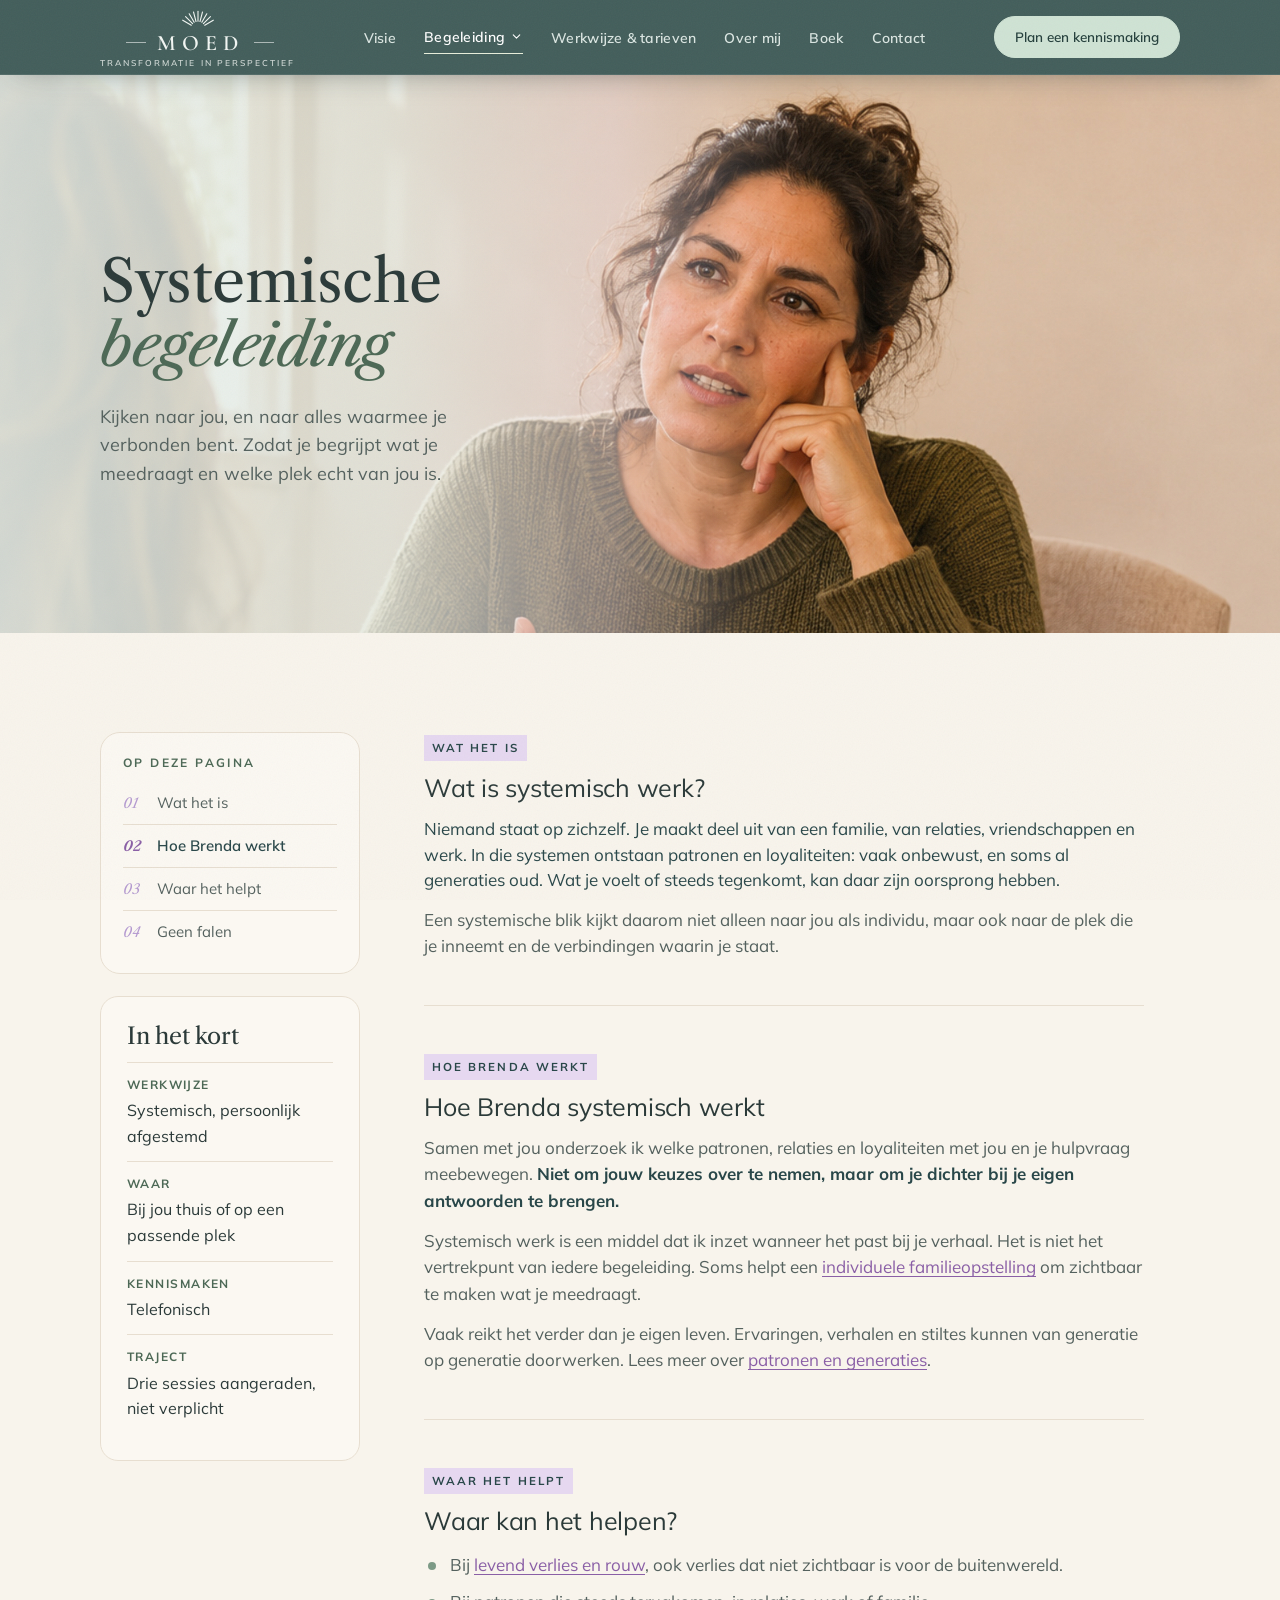
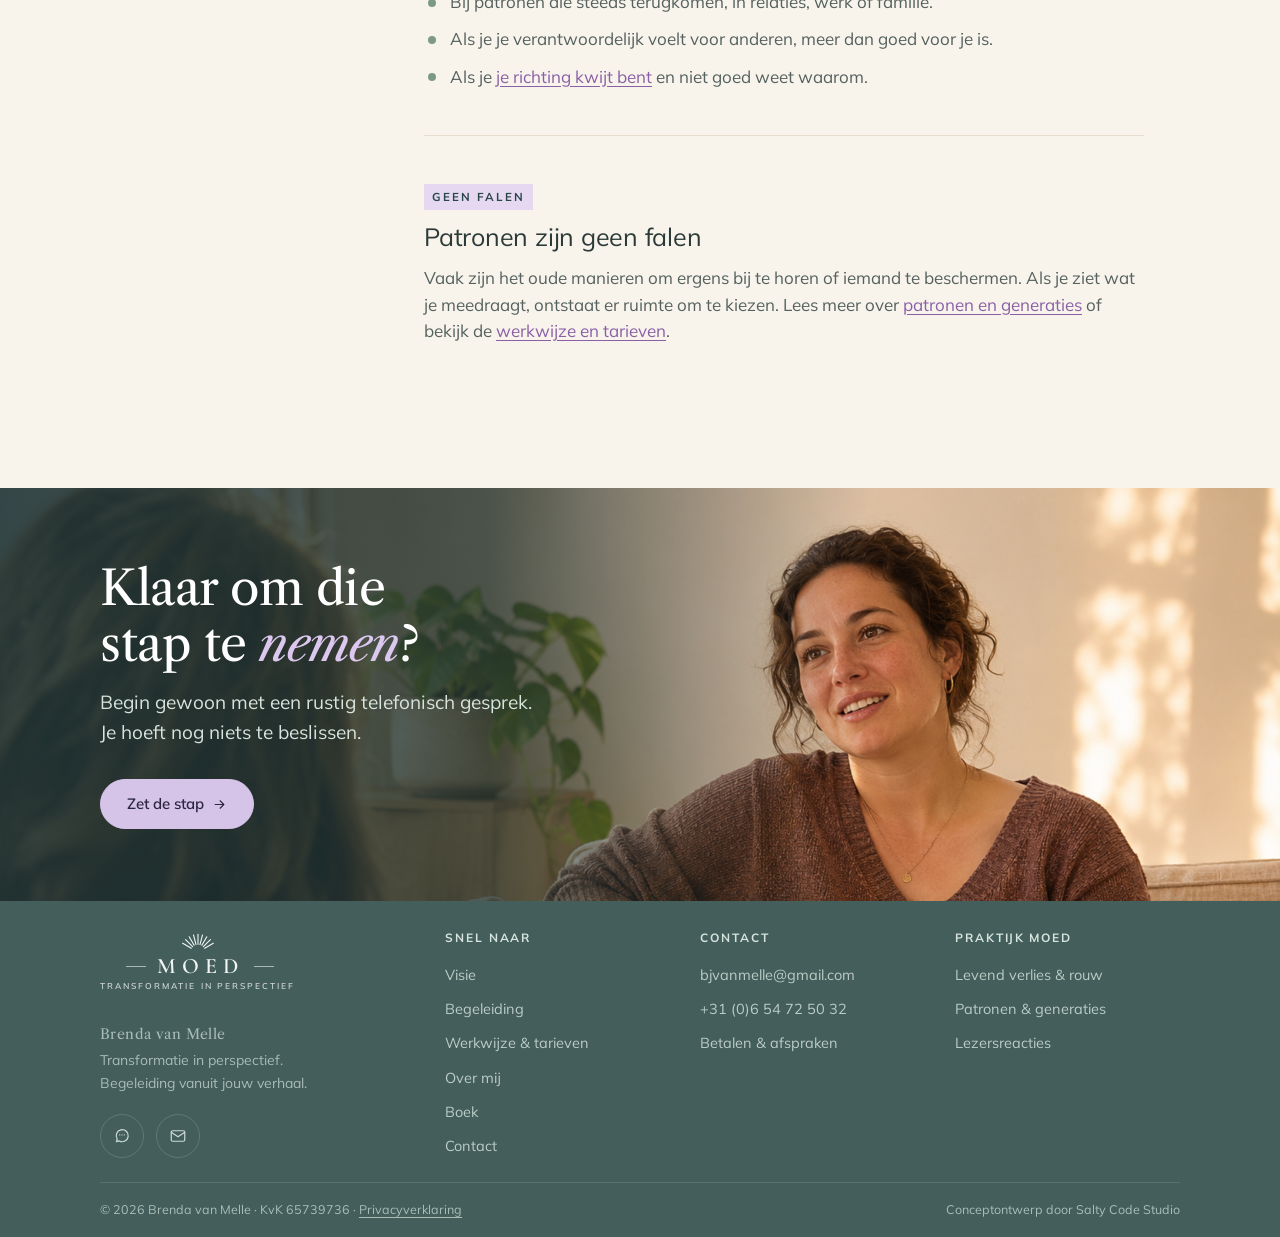
<file: systemische-begeleiding.html>
<!doctype html>
<html lang="nl">
<head>
<meta charset="utf-8">
<meta name="viewport" content="width=device-width, initial-scale=1">
<title>Systemische begeleiding · Brenda van Melle</title>
<meta name="description" content="Systemische begeleiding door Brenda van Melle: onderzoeken welke patronen, relaties en loyaliteiten met jou en je hulpvraag meebewegen, ook over generaties heen.">
<!-- Concept preview: remove this line at launch so the site can be found in search. -->
<meta name="robots" content="noindex, nofollow">
<link rel="preconnect" href="https://fonts.googleapis.com">
<link rel="preconnect" href="https://fonts.gstatic.com" crossorigin>
<link href="https://fonts.googleapis.com/css2?family=Libre+Caslon+Text:ital,wght@0,400;0,700;1,400&family=Mulish:wght@300;400;500;600;700&family=Caveat:wght@400;500;600&family=Cormorant+Garamond:wght@600&display=swap" rel="stylesheet">
<link rel="stylesheet" href="assets/site.css">
<link rel="stylesheet" href="assets/design-b.css?v=374">
</head>
<body>
<!-- ============ HEADER ============ -->
<header class="site-head" id="head">
  <div class="wrap nav">
    <a class="brand" href="index.html" aria-label="MOED, Brenda van Melle, home">
      <span class="moed">
        <svg class="moed-rays" viewBox="10 4 40 20" fill="none" stroke="currentColor" stroke-width="1" stroke-linecap="round" aria-hidden="true"><line x1="30" y1="17" x2="30" y2="8"/><line x1="28.2" y1="17.2" x2="25.9" y2="8.5"/><line x1="31.8" y1="17.2" x2="34.1" y2="8.5"/><line x1="26.5" y1="17.9" x2="22" y2="10.1"/><line x1="33.5" y1="17.9" x2="38" y2="10.1"/><line x1="25.1" y1="19.1" x2="18.7" y2="12.7"/><line x1="34.9" y1="19.1" x2="41.3" y2="12.7"/><line x1="23.9" y1="20.5" x2="16.1" y2="16"/><line x1="36.1" y1="20.5" x2="43.9" y2="16"/></svg>
        <span class="moed-word">MOED</span>
        <span class="moed-tag">Transformatie in perspectief</span>
      </span>
    </a>
    <nav aria-label="Hoofdmenu">
      <ul class="nav-links">
        <li><a href="praktijk-moed.html">Visie</a></li>
        <li class="has-dd"><a class="is-current" href="coaching.html" aria-haspopup="true">Begeleiding <svg class="dd-caret" viewBox="0 0 24 24" fill="none" stroke="currentColor" stroke-width="2" stroke-linecap="round" stroke-linejoin="round" aria-hidden="true"><path d="m6 9 6 6 6-6"/></svg></a>
          <div class="nav-dd" role="menu">
            <a role="menuitem" href="coaching.html"><span class="dd-t">Alle begeleiding</span></a>
            <a role="menuitem" href="rouw-en-verlies.html"><span class="dd-t">Levend verlies &amp; rouw</span></a>
            <a role="menuitem" href="innerlijke-groei.html"><span class="dd-t">Patronen &amp; generaties</span></a>
            <a role="menuitem" href="richting-en-zingeving.html"><span class="dd-t">Persoonlijke coaching</span></a>
            <a role="menuitem" href="systemische-begeleiding.html"><span class="dd-t">Systemisch werk</span></a>
            <a role="menuitem" href="familieopstellingen.html"><span class="dd-t">Familieopstellingen</span></a>
          </div>
        </li>
        <li><a href="werkwijze.html">Werkwijze &amp; tarieven</a></li>
        <li><a href="over-brenda.html">Over mij</a></li>
        <li><a href="boek.html">Boek</a></li>
        <li><a href="contact.html">Contact</a></li>
      </ul>
    </nav>
    <div class="nav-cta">
      <a class="btn btn-header" href="innerlijke-groei.html#kennismaken">Plan een kennismaking</a>
      <button class="menu-btn" id="menuBtn" aria-label="Menu openen" aria-expanded="false">
        <svg viewBox="0 0 24 24" fill="none" stroke="currentColor" stroke-width="1.7" stroke-linecap="round"><path d="M4 7h16M4 12h16M4 17h16"/></svg>
      </button>
    </div>
  </div>
</header>

<nav class="mobile-menu" id="mobileMenu" aria-label="Mobiel menu">
  <a href="praktijk-moed.html">Visie</a>
  <a href="coaching.html">Begeleiding</a>
  <a href="werkwijze.html">Werkwijze &amp; tarieven</a>
  <a href="over-brenda.html">Over mij</a>
  <a href="boek.html">Boek</a>
  <a href="contact.html">Contact</a>
  <a class="btn btn-header" href="innerlijke-groei.html#kennismaken">Plan een kennismaking</a>
</nav>

<main id="top" class="sub">

<section class="tex-systemisch sub-hero sub-hero--plain photo-hero">
  <div class="wrap sub-hero-grid">
    <div class="sub-hero-copy hero-in">
      <p class="topic-tag"><span class="topic-ic" aria-hidden="true"><svg viewBox="0 0 24 24" fill="none" stroke="currentColor" stroke-width="1.6" stroke-linecap="round" stroke-linejoin="round"><path d="M17 2l3 3-3 3"/><path d="M4 11V9a4 4 0 0 1 4-4h12"/><path d="M7 22l-3-3 3-3"/><path d="M20 13v2a4 4 0 0 1-4 4H4"/></svg></span>Systemische begeleiding</p>
      <h1>Systemische <em>begeleiding</em></h1>
      <p class="sub-lead">Kijken naar jou, en naar alles waarmee je verbonden bent. Zodat je begrijpt wat je meedraagt en welke plek echt van jou is.</p>
    </div>
  </div>
</section>

<section class="section info-body" id="inhoud">
  <div class="wrap info-grid info-grid--bio">
    <aside class="bio-side"><nav class="bio-toc" aria-label="Op deze pagina"><p class="bio-toc-title">Op deze pagina</p><ol><li><a href="#wat">Wat het is</a></li><li><a href="#hoe">Hoe Brenda werkt</a></li><li><a href="#helpen">Waar het helpt</a></li><li><a href="#patronen">Geen falen</a></li></ol></nav>
      <div class="fact-card bio-fact"><h3>In het kort</h3><dl><dt>Werkwijze</dt><dd>Systemisch, persoonlijk afgestemd</dd><dt>Waar</dt><dd>Bij jou thuis of op een passende plek</dd><dt>Kennismaken</dt><dd>Telefonisch</dd><dt>Traject</dt><dd>Drie sessies aangeraden, niet verplicht</dd></dl></div>
    </aside>
    <article class="prose bio-grid prose-sans">
<section class="bio-block reveal" id="wat" data-label="Wat het is">
<h2>Wat is systemisch werk?</h2>
<p>Niemand staat op zichzelf. Je maakt deel uit van een familie, van relaties, vriendschappen en werk. In die systemen ontstaan patronen en loyaliteiten: vaak onbewust, en soms al generaties oud. Wat je voelt of steeds tegenkomt, kan daar zijn oorsprong hebben.</p>
<p>Een systemische blik kijkt daarom niet alleen naar jou als individu, maar ook naar de plek die je inneemt en de verbindingen waarin je staat.</p>
</section>
<section class="bio-block reveal" id="hoe" data-label="Hoe Brenda werkt">
<h2 class="h-sans">Hoe Brenda systemisch werkt</h2>
<p>Samen met jou onderzoek ik welke patronen, relaties en loyaliteiten met jou en je hulpvraag meebewegen. <strong>Niet om jouw keuzes over te nemen, maar om je dichter bij je eigen antwoorden te brengen.</strong></p>
<p>Systemisch werk is een middel dat ik inzet wanneer het past bij je verhaal. Het is niet het vertrekpunt van iedere begeleiding. Soms helpt een <a href="familieopstellingen.html">individuele familieopstelling</a> om zichtbaar te maken wat je meedraagt.</p>
<p>Vaak reikt het verder dan je eigen leven. Ervaringen, verhalen en stiltes kunnen van generatie op generatie doorwerken. Lees meer over <a href="innerlijke-groei.html">patronen en generaties</a>.</p>
</section>
<section class="bio-block reveal" id="helpen" data-label="Waar het helpt">
<h2>Waar kan het helpen?</h2>
<ul>
<li>Bij <a href="rouw-en-verlies.html">levend verlies en rouw</a>, ook verlies dat niet zichtbaar is voor de buitenwereld.</li>
<li>Bij patronen die steeds terugkomen, in relaties, werk of familie.</li>
<li>Als je je verantwoordelijk voelt voor anderen, meer dan goed voor je is.</li>
<li>Als je <a href="richting-en-zingeving.html">je richting kwijt bent</a> en niet goed weet waarom.</li>
</ul>
</section>
<section class="bio-block reveal" id="patronen" data-label="Geen falen">
<h2>Patronen zijn geen falen</h2>
<p>Vaak zijn het oude manieren om ergens bij te horen of iemand te beschermen. Als je ziet wat je meedraagt, ontstaat er ruimte om te kiezen. Lees meer over <a href="innerlijke-groei.html">patronen en generaties</a> of bekijk de <a href="werkwijze.html">werkwijze en tarieven</a>.</p>
</section>
</article>
  </div>
</section>

<section class="cta-band info-cta">
  <span class="cta-dragon one" aria-hidden="true"></span>
  <div class="wrap">
    <h2>Klaar om die stap te <em>nemen</em>?</h2>
    <p class="cta-lead">Begin gewoon met een rustig telefonisch gesprek. Je hoeft nog niets te beslissen.</p>
    <div class="cta-actions">
      <a class="btn btn-light btn-lg" href="index.html#intake">Zet de stap <svg viewBox="0 0 24 24" fill="none" stroke="currentColor" stroke-width="1.7" stroke-linecap="round" stroke-linejoin="round" aria-hidden="true"><path d="M5 12h14M13 6l6 6-6 6"/></svg></a>
    </div>
  </div>
</section>

</main>
<!-- ============ FOOTER ============ -->
<footer class="foot">
  <div class="wrap">
    <div class="foot-grid">
      <div class="foot-brand">
        <a class="brand" href="index.html" aria-label="MOED, home">
          <span class="moed">
            <svg class="moed-rays" viewBox="10 4 40 20" fill="none" stroke="currentColor" stroke-width="1" stroke-linecap="round" aria-hidden="true"><line x1="30" y1="17" x2="30" y2="8"/><line x1="28.2" y1="17.2" x2="25.9" y2="8.5"/><line x1="31.8" y1="17.2" x2="34.1" y2="8.5"/><line x1="26.5" y1="17.9" x2="22" y2="10.1"/><line x1="33.5" y1="17.9" x2="38" y2="10.1"/><line x1="25.1" y1="19.1" x2="18.7" y2="12.7"/><line x1="34.9" y1="19.1" x2="41.3" y2="12.7"/><line x1="23.9" y1="20.5" x2="16.1" y2="16"/><line x1="36.1" y1="20.5" x2="43.9" y2="16"/></svg>
            <span class="moed-word">MOED</span>
            <span class="moed-tag">Transformatie in perspectief</span>
          </span>
        </a>
        <p class="foot-name">Brenda van Melle</p>
        <p>Transformatie in perspectief. Begeleiding vanuit jouw verhaal.</p>
        <div class="socials">
          <!-- Add Instagram / Facebook / LinkedIn here once Brenda shares her profile URLs. -->
          <a href="https://wa.me/31654725032?text=Hallo%20Brenda%2C%20ik%20wil%20graag%20een%20telefonische%20kennismaking%20plannen." target="_blank" rel="noopener" aria-label="WhatsApp"><svg viewBox="0 0 24 24" fill="none" stroke="currentColor" stroke-width="1.6" stroke-linecap="round" stroke-linejoin="round" aria-hidden="true"><path d="M4.5 19.5 5.6 16A8 8 0 1 1 8.4 18.6Z"/><path d="M9 10.5h.01M12 10.5h.01M15 10.5h.01"/></svg></a>
          <a href="mailto:bjvanmelle@gmail.com" aria-label="E-mail"><svg viewBox="0 0 24 24" fill="none" stroke="currentColor" stroke-width="1.6" stroke-linecap="round" stroke-linejoin="round"><rect x="3" y="5" width="18" height="14" rx="2"/><path d="m3 7 9 6 9-6"/></svg></a>
        </div>
      </div>
      <div class="foot-col">
        <h2 class="foot-title">Snel naar</h2>
        <ul><li><a href="praktijk-moed.html">Visie</a></li><li><a href="coaching.html">Begeleiding</a></li><li><a href="werkwijze.html">Werkwijze &amp; tarieven</a></li><li><a href="over-brenda.html">Over mij</a></li><li><a href="boek.html">Boek</a></li><li><a href="contact.html">Contact</a></li></ul>
      </div>
      <div class="foot-col">
        <h2 class="foot-title">Contact</h2>
        <ul><li><a href="mailto:bjvanmelle@gmail.com">bjvanmelle@gmail.com</a></li><li><a href="tel:+31654725032">+31 (0)6 54 72 50 32</a></li><li><a href="werkwijze.html#afspraken">Betalen &amp; afspraken</a></li></ul>
      </div>
      <div class="foot-col">
        <h2 class="foot-title">Praktijk MOED</h2>
        <ul><li><a href="rouw-en-verlies.html">Levend verlies &amp; rouw</a></li><li><a href="innerlijke-groei.html">Patronen &amp; generaties</a></li><li><a href="getuigenissen.html">Lezersreacties</a></li></ul>
      </div>
    </div>
    <div class="foot-bottom">
      <span>&copy; 2026 Brenda van Melle · KvK 65739736 · <a href="privacyverklaring.html">Privacyverklaring</a></span>
      <span>Conceptontwerp door Salty Code Studio</span>
    </div>
  </div>
</footer>
<div class="mobile-cta" id="mobileCta" inert>
  <a class="btn btn-primary" href="innerlijke-groei.html#kennismaken">Plan een kennismaking</a>
  <a class="mobile-cta-wa" href="https://wa.me/31654725032?text=Hallo%20Brenda%2C%20ik%20wil%20graag%20een%20telefonische%20kennismaking%20plannen." target="_blank" rel="noopener" aria-label="Stuur mij gerust een bericht"><svg viewBox="0 0 24 24" fill="none" stroke="currentColor" stroke-width="1.6" stroke-linecap="round" stroke-linejoin="round" aria-hidden="true"><path d="M4.5 19.5 5.6 16A8 8 0 1 1 8.4 18.6Z"/><path d="M9 10.5h.01M12 10.5h.01M15 10.5h.01"/></svg></a>
</div>
<script src="assets/site.js?v=4"></script>
<script src="assets/design-b.js?v=99"></script>
</body>
</html>
</file>
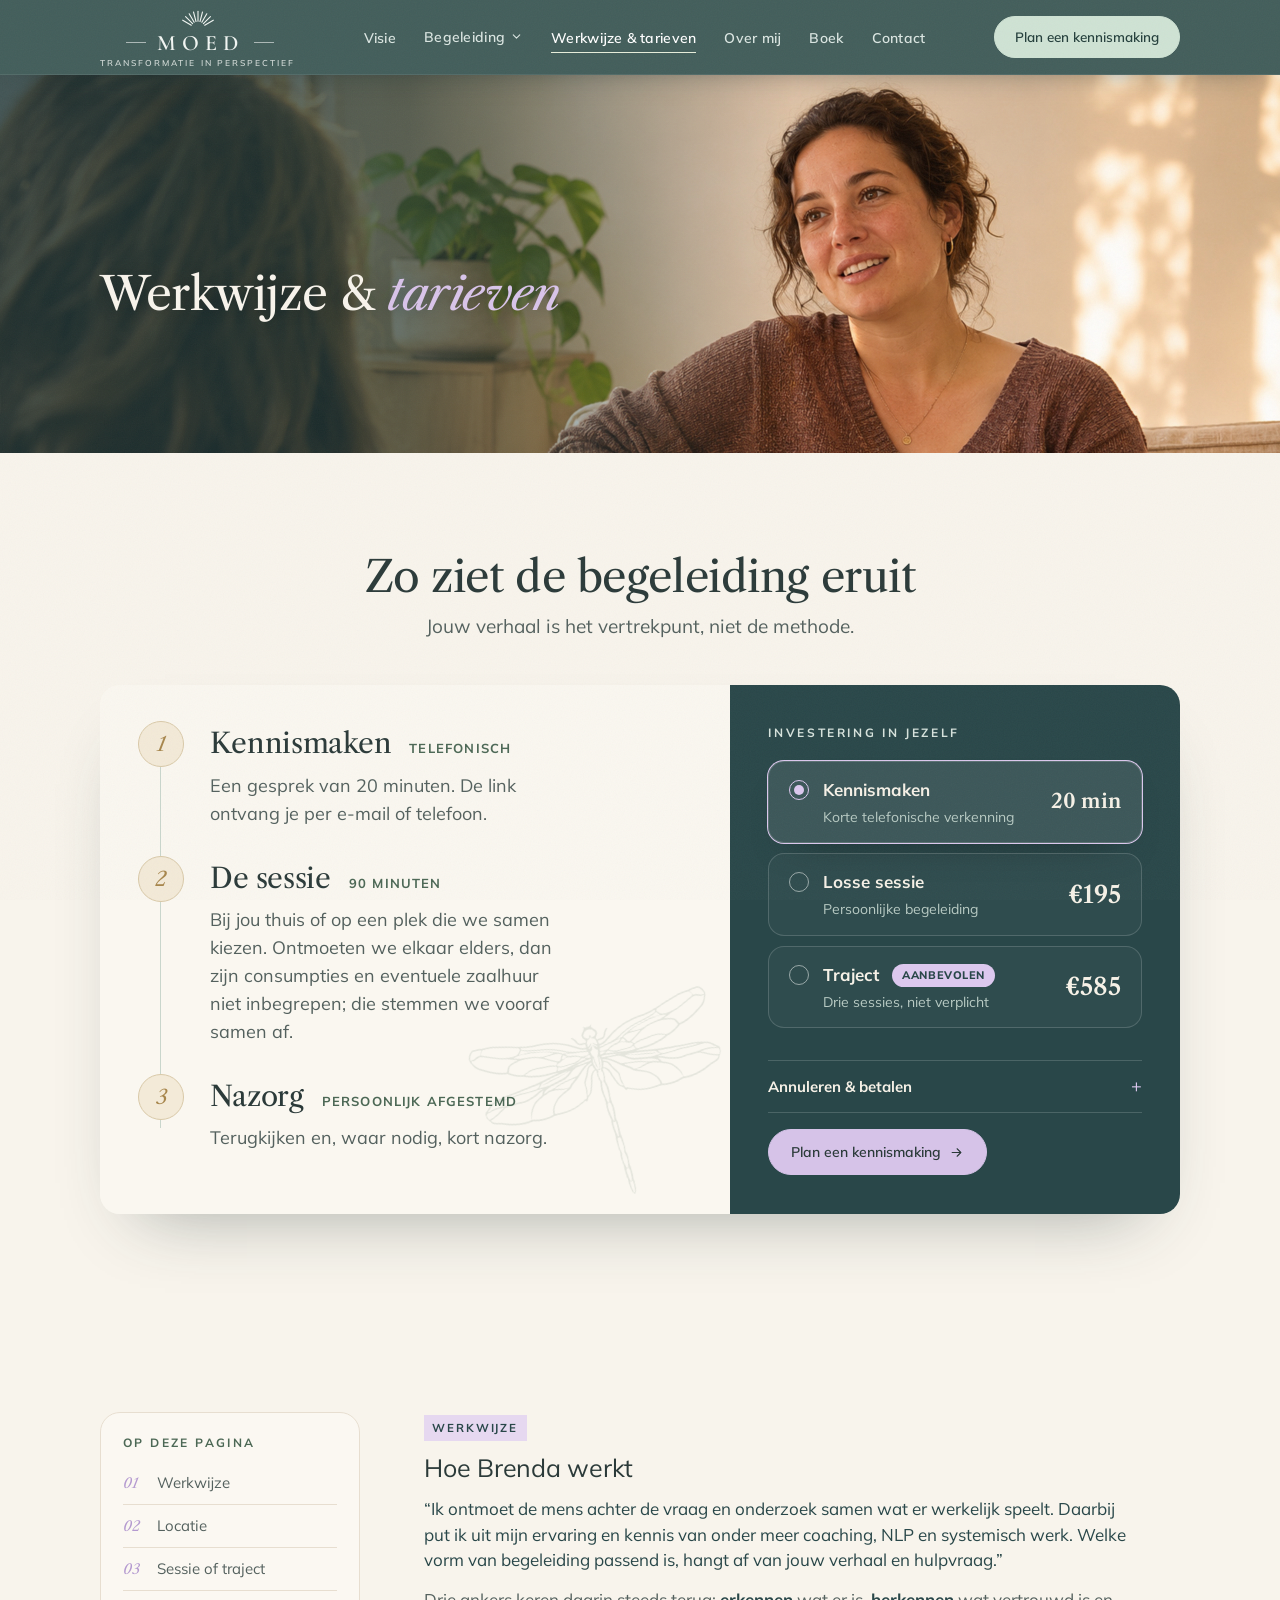
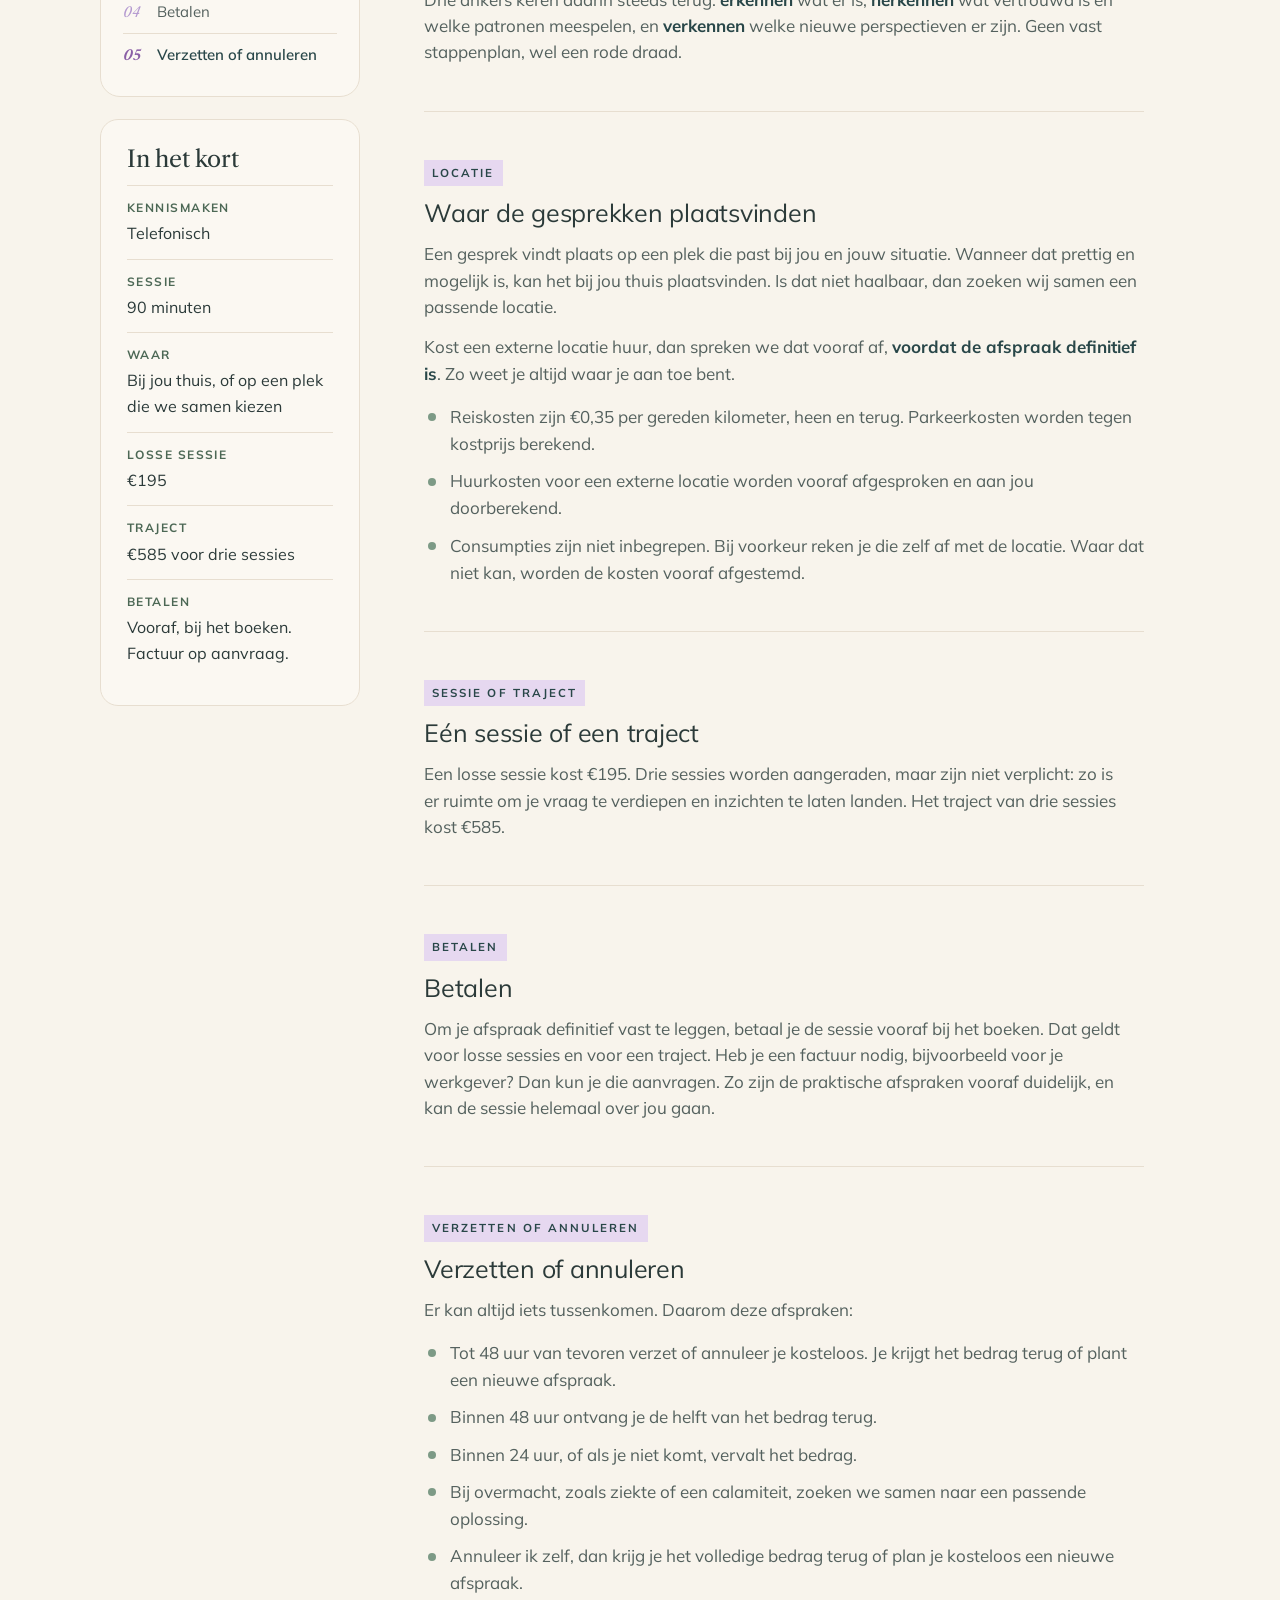
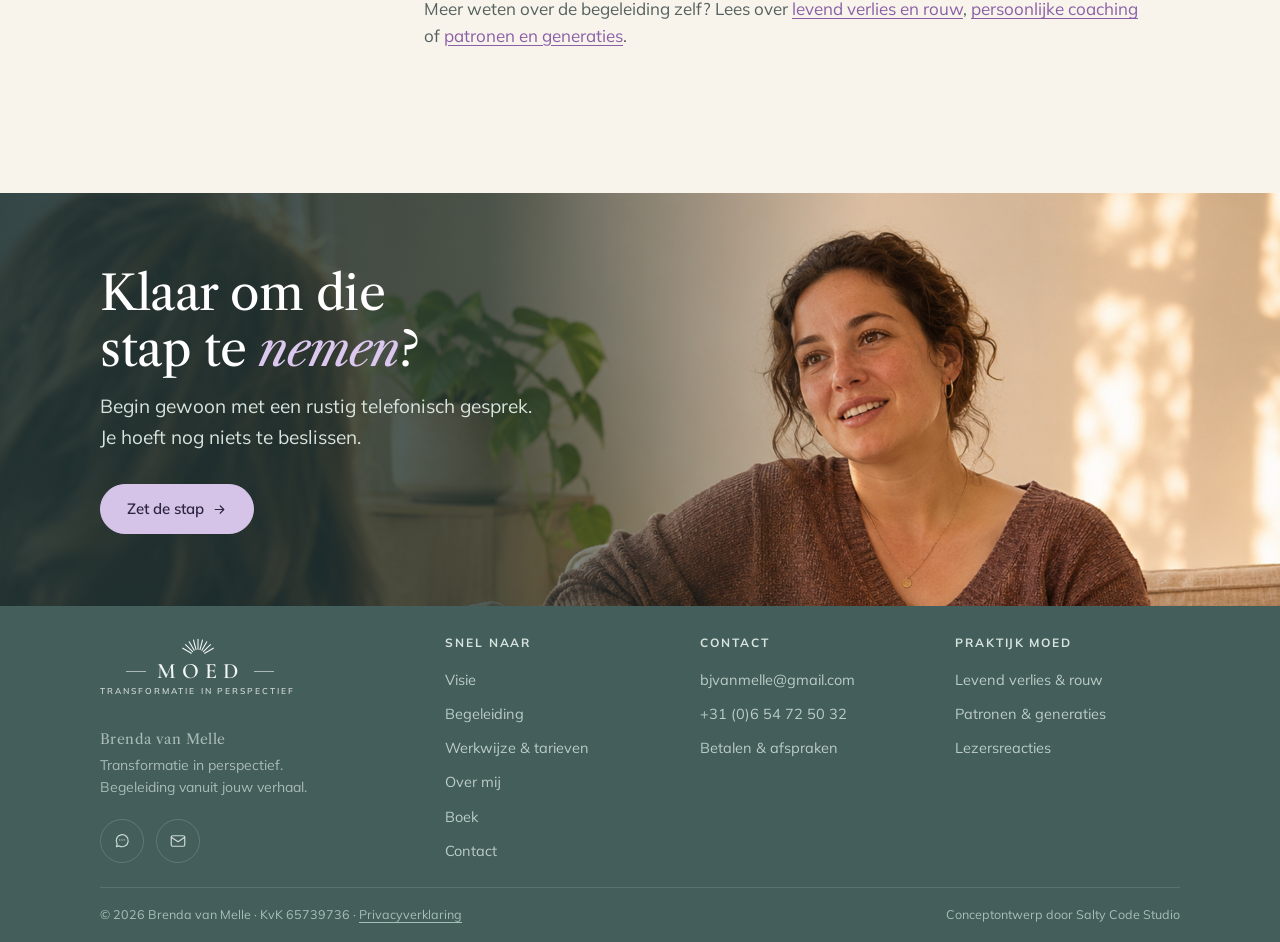
<file: werkwijze.html>
<!doctype html>
<html lang="nl">
<head>
<meta charset="utf-8">
<meta name="viewport" content="width=device-width, initial-scale=1">
<title>Werkwijze &amp; tarieven · Brenda van Melle</title>
<meta name="description" content="Zo verloopt begeleiding bij Praktijk MOED: telefonisch kennismaken, een sessie bij jou thuis of op een passende plek, en nazorg. Losse sessie €195, traject van drie sessies €585, vooraf te betalen.">
<!-- Concept preview: remove this line at launch so the site can be found in search. -->
<meta name="robots" content="noindex, nofollow">
<link rel="preconnect" href="https://fonts.googleapis.com">
<link rel="preconnect" href="https://fonts.gstatic.com" crossorigin>
<link href="https://fonts.googleapis.com/css2?family=Libre+Caslon+Text:ital,wght@0,400;0,700;1,400&family=Mulish:wght@300;400;500;600;700&family=Caveat:wght@400;500;600&family=Cormorant+Garamond:wght@600&display=swap" rel="stylesheet">
<link rel="stylesheet" href="assets/site.css">
<link rel="stylesheet" href="assets/design-b.css?v=374">
</head>
<body>
<!-- ============ HEADER ============ -->
<header class="site-head" id="head">
  <div class="wrap nav">
    <a class="brand" href="index.html" aria-label="MOED, Brenda van Melle, home">
      <span class="moed">
        <svg class="moed-rays" viewBox="10 4 40 20" fill="none" stroke="currentColor" stroke-width="1" stroke-linecap="round" aria-hidden="true"><line x1="30" y1="17" x2="30" y2="8"/><line x1="28.2" y1="17.2" x2="25.9" y2="8.5"/><line x1="31.8" y1="17.2" x2="34.1" y2="8.5"/><line x1="26.5" y1="17.9" x2="22" y2="10.1"/><line x1="33.5" y1="17.9" x2="38" y2="10.1"/><line x1="25.1" y1="19.1" x2="18.7" y2="12.7"/><line x1="34.9" y1="19.1" x2="41.3" y2="12.7"/><line x1="23.9" y1="20.5" x2="16.1" y2="16"/><line x1="36.1" y1="20.5" x2="43.9" y2="16"/></svg>
        <span class="moed-word">MOED</span>
        <span class="moed-tag">Transformatie in perspectief</span>
      </span>
    </a>
    <nav aria-label="Hoofdmenu">
      <ul class="nav-links">
        <li><a href="praktijk-moed.html">Visie</a></li>
        <li class="has-dd"><a href="coaching.html" aria-haspopup="true">Begeleiding <svg class="dd-caret" viewBox="0 0 24 24" fill="none" stroke="currentColor" stroke-width="2" stroke-linecap="round" stroke-linejoin="round" aria-hidden="true"><path d="m6 9 6 6 6-6"/></svg></a>
          <div class="nav-dd" role="menu">
            <a role="menuitem" href="coaching.html"><span class="dd-t">Alle begeleiding</span></a>
            <a role="menuitem" href="rouw-en-verlies.html"><span class="dd-t">Levend verlies &amp; rouw</span></a>
            <a role="menuitem" href="innerlijke-groei.html"><span class="dd-t">Patronen &amp; generaties</span></a>
            <a role="menuitem" href="richting-en-zingeving.html"><span class="dd-t">Persoonlijke coaching</span></a>
            <a role="menuitem" href="systemische-begeleiding.html"><span class="dd-t">Systemisch werk</span></a>
            <a role="menuitem" href="familieopstellingen.html"><span class="dd-t">Familieopstellingen</span></a>
          </div>
        </li>
        <li><a class="is-current" aria-current="page" href="werkwijze.html">Werkwijze &amp; tarieven</a></li>
        <li><a href="over-brenda.html">Over mij</a></li>
        <li><a href="boek.html">Boek</a></li>
        <li><a href="contact.html">Contact</a></li>
      </ul>
    </nav>
    <div class="nav-cta">
      <a class="btn btn-header" href="contact.html#kennismaken">Plan een kennismaking</a>
      <button class="menu-btn" id="menuBtn" aria-label="Menu openen" aria-expanded="false">
        <svg viewBox="0 0 24 24" fill="none" stroke="currentColor" stroke-width="1.7" stroke-linecap="round"><path d="M4 7h16M4 12h16M4 17h16"/></svg>
      </button>
    </div>
  </div>
</header>

<nav class="mobile-menu" id="mobileMenu" aria-label="Mobiel menu">
  <a href="praktijk-moed.html">Visie</a>
  <a href="coaching.html">Begeleiding</a>
  <a href="werkwijze.html">Werkwijze &amp; tarieven</a>
  <a href="over-brenda.html">Over mij</a>
  <a href="boek.html">Boek</a>
  <a href="contact.html">Contact</a>
  <a class="btn btn-header" href="contact.html#kennismaken">Plan een kennismaking</a>
</nav>

<main id="top" class="sub">

<section class="tex-werkwijze sub-hero sub-hero--plain photo-hero">
  <div class="wrap sub-hero-grid">
    <div class="sub-hero-copy hero-in">
      <p class="topic-tag"><span class="topic-ic" aria-hidden="true"><svg viewBox="0 0 24 24" fill="none" stroke="currentColor" stroke-width="1.6" stroke-linecap="round" stroke-linejoin="round"><path d="M4 20h4v-4h4v-4h4V8h4"/></svg></span>Werkwijze</p>
      <h1>Werkwijze &amp; <em>tarieven</em></h1>
    </div>
  </div>
</section>
<!-- ============ PRACTICAL INFORMATION ============ -->
<section class="practical" id="inhoud" aria-labelledby="practicalTitle">
  <div class="wrap practical-pin">
    <header class="practical-head reveal">
      <h2 id="practicalTitle">Zo ziet de begeleiding eruit</h2>
      <p>Jouw verhaal is het vertrekpunt, niet de methode.</p>
    </header>
    <div class="practical-card reveal d1">
      <div class="practical-flow">
        <div class="journey">
          <article class="journey-item">
            <span class="step-ic" aria-hidden="true"><svg viewBox="0 0 24 24" fill="none" stroke="currentColor" stroke-width="1.6" stroke-linecap="round" stroke-linejoin="round"><path d="M5 4h3.5l1.5 4.5-2.2 1.4a11 11 0 0 0 5.3 5.3l1.4-2.2L19 14.5V18a2 2 0 0 1-2 2A15 15 0 0 1 3 6a2 2 0 0 1 2-2Z"/></svg></span>
            <h3><span class="step-num">01</span>Kennismaken</h3>
            <span class="journey-meta">Telefonisch</span>
            <p>Een gesprek van 20 minuten. De link ontvang je per e-mail of telefoon.</p>
          </article>
          <article class="journey-item">
            <span class="step-ic" aria-hidden="true"><svg viewBox="0 0 24 24" fill="none" stroke="currentColor" stroke-width="1.6" stroke-linecap="round" stroke-linejoin="round"><path d="M4 11.5 12 5l8 6.5"/><path d="M6.5 10v9h11v-9"/><path d="M10 19v-5h4v5"/></svg></span>
            <h3><span class="step-num">02</span>De sessie</h3>
            <span class="journey-meta">90 minuten</span>
            <p>Bij jou thuis of op een plek die we samen kiezen. Ontmoeten we elkaar elders, dan zijn consumpties en eventuele zaalhuur niet inbegrepen; die stemmen we vooraf samen af.</p>
          </article>
          <article class="journey-item">
            <span class="step-ic" aria-hidden="true"><svg viewBox="0 0 24 24" fill="none" stroke="currentColor" stroke-width="1.6" stroke-linecap="round" stroke-linejoin="round"><path d="M12 21v-9"/><path d="M12 12c0-3-2-5-6-5v1c0 3 2 5 6 5Z"/><path d="M12 14c0-3 2-4 6-4v1c0 3-2 4-6 4Z"/></svg></span>
            <h3><span class="step-num">03</span>Nazorg</h3>
            <span class="journey-meta">Persoonlijk afgestemd</span>
            <p>Terugkijken en, waar nodig, kort nazorg.</p>
          </article>
        </div>
      </div>
      <aside class="rate-panel" id="investering" aria-label="Tarieven">
        <span class="eyebrow">Investering in jezelf</span>
        <div class="rate-row" data-plan="kennis">
          <p class="rate-name">Kennismaken<span>Korte telefonische verkenning</span></p>
          <p class="rate-amount rate-amount--soft">20 min</p>
        </div>
        <div class="rate-row" data-plan="sessie">
          <p class="rate-name">Losse sessie<span>Persoonlijke begeleiding</span></p>
          <p class="rate-amount">€195</p>
        </div>
        <div class="rate-row is-featured" data-plan="traject">
          <p class="rate-name">Traject <em class="rate-badge">Aanbevolen</em><span>Drie sessies, niet verplicht</span></p>
          <p class="rate-amount">€585</p>
        </div>
        <details class="practical-details">
          <summary>Annuleren &amp; betalen</summary>
          <div><p>Je betaalt de sessie vooraf, bij het boeken. Een factuur kun je altijd aanvragen.</p><p>Reiskosten €0,35 per km, parkeren tegen kostprijs.</p><p>Verzetten of annuleren kan kosteloos tot 48 uur vooraf. Daarna ontvang je 50% terug; binnen 24 uur of bij niet verschijnen vervalt het bedrag. Bij overmacht zoeken we samen een oplossing.</p><p><a class="rate-more" href="werkwijze.html#afspraken">Meer over betalen en locatie</a></p></div>
        </details>
        <a class="btn btn-light rate-cta" href="contact.html#kennismaken">Plan een kennismaking <svg viewBox="0 0 24 24" fill="none" stroke="currentColor" stroke-width="1.7" stroke-linecap="round" stroke-linejoin="round"><path d="M5 12h14M13 6l6 6-6 6"/></svg></a>
      </aside>
        <form class="intake-card intake-inline" id="intakeInline" novalidate hidden aria-label="Kennismaking aanvragen">
          <input type="hidden" name="investering" value="">
          <button type="button" class="intake-back">← Terug naar de stappen</button>
          <div class="intake-head">
            <h3>Vertel me kort wat er speelt</h3>
            <p>Zodat het eerste gesprek meteen over jou kan gaan. Er wordt niets opgeslagen: je antwoorden gaan alleen naar mij, via je eigen WhatsApp of e-mail.</p>
          </div>
          <fieldset class="q q-wide"><legend>Waar wil je mee aan de slag?</legend><div class="chips"><label class="chip"><input type="checkbox" name="traject" value="Levend verlies of rouw"><span>Levend verlies of rouw</span></label><label class="chip"><input type="checkbox" name="traject" value="Patronen of familie"><span>Patronen of familie</span></label><label class="chip"><input type="checkbox" name="traject" value="Richting in mijn leven"><span>Richting in mijn leven</span></label><label class="chip"><input type="checkbox" name="traject" value="Weet ik nog niet"><span>Weet ik nog niet</span></label></div></fieldset>
          <div class="q"><label for="intakeNameH">Hoe mag ik je noemen?</label><input id="intakeNameH" name="naam" type="text" autocomplete="given-name" required></div>
          <div class="q"><label for="intakePhoneH">Je telefoonnummer <span class="opt">(optioneel)</span></label><input id="intakePhoneH" name="telefoon" type="tel" autocomplete="tel" inputmode="tel"></div>
          <div class="q q-wide"><label for="intakeWhatH">Wat speelt er op dit moment?</label><textarea id="intakeWhatH" name="wat" rows="3" required placeholder="Een paar zinnen is genoeg."></textarea></div>
          <fieldset class="q"><legend>Hoe lang speelt dit al?</legend><div class="chips"><label class="chip"><input type="radio" name="duur" value="Pas kort"><span>Pas kort</span></label><label class="chip"><input type="radio" name="duur" value="Enkele maanden"><span>Enkele maanden</span></label><label class="chip"><input type="radio" name="duur" value="Langer dan een jaar"><span>Langer dan een jaar</span></label></div></fieldset>
          <fieldset class="q"><legend>Wanneer ben je goed bereikbaar?</legend><div class="chips"><label class="chip"><input type="checkbox" name="moment" value="Ochtend"><span>Ochtend</span></label><label class="chip"><input type="checkbox" name="moment" value="Middag"><span>Middag</span></label><label class="chip"><input type="checkbox" name="moment" value="Avond"><span>Avond</span></label></div></fieldset>
          <div class="q q-wide"><label for="intakeHopeH">Wat hoop je dat de begeleiding je brengt? <span class="opt">(optioneel)</span></label><textarea id="intakeHopeH" name="hoop" rows="2"></textarea></div>
          <p class="intake-error" role="alert" hidden>Vul je naam en wat er speelt in, dan kan ik me goed voorbereiden.</p>
          <p class="intake-done" role="status" hidden></p>
          <div class="intake-actions">
            <button class="btn btn-primary" type="submit" data-via="whatsapp"><svg class="lead-ic" viewBox="0 0 24 24" fill="none" stroke="currentColor" stroke-width="1.6" stroke-linecap="round" stroke-linejoin="round" aria-hidden="true"><path d="M4.5 19.5 5.6 16A8 8 0 1 1 8.4 18.6Z"/><path d="M9 10.5h.01M12 10.5h.01M15 10.5h.01"/></svg>Verstuur via WhatsApp</button>
            <button class="btn btn-ghost" type="submit" data-via="email">Verstuur via e-mail</button>
            <p class="intake-privacy">Je verstuurt het bericht zelf; je ziet het eerst nog voordat het weggaat.</p>
          </div>
        </form>
    </div>
    <p class="practical-scrollhint" aria-hidden="true">Scroll verder <span>↓</span></p>
  </div>
</section>


<section class="section info-body" id="afspraken">
  <div class="wrap info-grid info-grid--bio">
    <aside class="bio-side"><nav class="bio-toc" aria-label="Werkwijze, in delen"><p class="bio-toc-title">Op deze pagina</p><ol><li><a href="#hoe">Werkwijze</a></li><li><a href="#waar">Locatie</a></li><li><a href="#vorm">Sessie of traject</a></li><li><a href="#betalen">Betalen</a></li><li><a href="#annuleren">Verzetten of annuleren</a></li></ol></nav><div class="fact-card bio-fact"><h3>In het kort</h3><dl><dt>Kennismaken</dt><dd>Telefonisch</dd><dt>Sessie</dt><dd>90 minuten</dd><dt>Waar</dt><dd>Bij jou thuis, of op een plek die we samen kiezen</dd><dt>Losse sessie</dt><dd>€195</dd><dt>Traject</dt><dd>€585 voor drie sessies</dd><dt>Betalen</dt><dd>Vooraf, bij het boeken. Factuur op aanvraag.</dd></dl></div></aside>
    <article class="prose bio-grid prose-sans">
<section class="bio-block reveal" id="hoe" data-label="Werkwijze">
<h2>Hoe Brenda werkt</h2>
<p>“Ik ontmoet de mens achter de vraag en onderzoek samen wat er werkelijk speelt. Daarbij put ik uit mijn ervaring en kennis van onder meer coaching, NLP en systemisch werk. Welke vorm van begeleiding passend is, hangt af van jouw verhaal en hulpvraag.”</p>
<p>Drie ankers keren daarin steeds terug: <strong>erkennen</strong> wat er is, <strong>herkennen</strong> wat vertrouwd is en welke patronen meespelen, en <strong>verkennen</strong> welke nieuwe perspectieven er zijn. Geen vast stappenplan, wel een rode draad.</p>
</section>
<section class="bio-block reveal" id="waar" data-label="Locatie">
<h2>Waar de gesprekken plaatsvinden</h2>
<p>Een gesprek vindt plaats op een plek die past bij jou en jouw situatie. Wanneer dat prettig en mogelijk is, kan het bij jou thuis plaatsvinden. Is dat niet haalbaar, dan zoeken wij samen een passende locatie.</p>
<p>Kost een externe locatie huur, dan spreken we dat vooraf af, <strong>voordat de afspraak definitief is</strong>. Zo weet je altijd waar je aan toe bent.</p>
<ul>
<li>Reiskosten zijn €0,35 per gereden kilometer, heen en terug. Parkeerkosten worden tegen kostprijs berekend.</li>
<li>Huurkosten voor een externe locatie worden vooraf afgesproken en aan jou doorberekend.</li>
<li>Consumpties zijn niet inbegrepen. Bij voorkeur reken je die zelf af met de locatie. Waar dat niet kan, worden de kosten vooraf afgestemd.</li>
</ul>
</section>
<section class="bio-block reveal" id="vorm" data-label="Sessie of traject">
<h2>Eén sessie of een traject</h2>
<p>Een losse sessie kost €195. Drie sessies worden aangeraden, maar zijn niet verplicht: zo is er ruimte om je vraag te verdiepen en inzichten te laten landen. Het traject van drie sessies kost €585.</p>
</section>
<section class="bio-block reveal" id="betalen" data-label="Betalen">
<h2>Betalen</h2>
<p>Om je afspraak definitief vast te leggen, betaal je de sessie vooraf bij het boeken. Dat geldt voor losse sessies en voor een traject. Heb je een factuur nodig, bijvoorbeeld voor je werkgever? Dan kun je die aanvragen. Zo zijn de praktische afspraken vooraf duidelijk, en kan de sessie helemaal over jou gaan.</p>
</section>
<section class="bio-block reveal" id="annuleren" data-label="Verzetten of annuleren">
<h2>Verzetten of annuleren</h2>
<p>Er kan altijd iets tussenkomen. Daarom deze afspraken:</p>
<ul>
<li>Tot 48 uur van tevoren verzet of annuleer je kosteloos. Je krijgt het bedrag terug of plant een nieuwe afspraak.</li>
<li>Binnen 48 uur ontvang je de helft van het bedrag terug.</li>
<li>Binnen 24 uur, of als je niet komt, vervalt het bedrag.</li>
<li>Bij overmacht, zoals ziekte of een calamiteit, zoeken we samen naar een passende oplossing.</li>
<li>Annuleer ik zelf, dan krijg je het volledige bedrag terug of plan je kosteloos een nieuwe afspraak.</li>
</ul>
<p>Meer weten over de begeleiding zelf? Lees over <a href="rouw-en-verlies.html">levend verlies en rouw</a>, <a href="richting-en-zingeving.html">persoonlijke coaching</a> of <a href="innerlijke-groei.html">patronen en generaties</a>.</p>
</section>
</article>
  </div>
</section>

<section class="cta-band info-cta">
  <span class="cta-dragon one" aria-hidden="true"></span>
  <div class="wrap">
    <h2>Klaar om die stap te <em>nemen</em>?</h2>
    <p class="cta-lead">Begin gewoon met een rustig telefonisch gesprek. Je hoeft nog niets te beslissen.</p>
    <div class="cta-actions">
      <a class="btn btn-light btn-lg" href="#inhoud">Zet de stap <svg viewBox="0 0 24 24" fill="none" stroke="currentColor" stroke-width="1.7" stroke-linecap="round" stroke-linejoin="round" aria-hidden="true"><path d="M5 12h14M13 6l6 6-6 6"/></svg></a>
    </div>
  </div>
</section>

</main>
<!-- ============ FOOTER ============ -->
<footer class="foot">
  <div class="wrap">
    <div class="foot-grid">
      <div class="foot-brand">
        <a class="brand" href="index.html" aria-label="MOED, home">
          <span class="moed">
            <svg class="moed-rays" viewBox="10 4 40 20" fill="none" stroke="currentColor" stroke-width="1" stroke-linecap="round" aria-hidden="true"><line x1="30" y1="17" x2="30" y2="8"/><line x1="28.2" y1="17.2" x2="25.9" y2="8.5"/><line x1="31.8" y1="17.2" x2="34.1" y2="8.5"/><line x1="26.5" y1="17.9" x2="22" y2="10.1"/><line x1="33.5" y1="17.9" x2="38" y2="10.1"/><line x1="25.1" y1="19.1" x2="18.7" y2="12.7"/><line x1="34.9" y1="19.1" x2="41.3" y2="12.7"/><line x1="23.9" y1="20.5" x2="16.1" y2="16"/><line x1="36.1" y1="20.5" x2="43.9" y2="16"/></svg>
            <span class="moed-word">MOED</span>
            <span class="moed-tag">Transformatie in perspectief</span>
          </span>
        </a>
        <p class="foot-name">Brenda van Melle</p>
        <p>Transformatie in perspectief. Begeleiding vanuit jouw verhaal.</p>
        <div class="socials">
          <!-- Add Instagram / Facebook / LinkedIn here once Brenda shares her profile URLs. -->
          <a href="https://wa.me/31654725032?text=Hallo%20Brenda%2C%20ik%20wil%20graag%20een%20telefonische%20kennismaking%20plannen." target="_blank" rel="noopener" aria-label="WhatsApp"><svg viewBox="0 0 24 24" fill="none" stroke="currentColor" stroke-width="1.6" stroke-linecap="round" stroke-linejoin="round" aria-hidden="true"><path d="M4.5 19.5 5.6 16A8 8 0 1 1 8.4 18.6Z"/><path d="M9 10.5h.01M12 10.5h.01M15 10.5h.01"/></svg></a>
          <a href="mailto:bjvanmelle@gmail.com" aria-label="E-mail"><svg viewBox="0 0 24 24" fill="none" stroke="currentColor" stroke-width="1.6" stroke-linecap="round" stroke-linejoin="round"><rect x="3" y="5" width="18" height="14" rx="2"/><path d="m3 7 9 6 9-6"/></svg></a>
        </div>
      </div>
      <div class="foot-col">
        <h2 class="foot-title">Snel naar</h2>
        <ul><li><a href="praktijk-moed.html">Visie</a></li><li><a href="coaching.html">Begeleiding</a></li><li><a href="werkwijze.html">Werkwijze &amp; tarieven</a></li><li><a href="over-brenda.html">Over mij</a></li><li><a href="boek.html">Boek</a></li><li><a href="contact.html">Contact</a></li></ul>
      </div>
      <div class="foot-col">
        <h2 class="foot-title">Contact</h2>
        <ul><li><a href="mailto:bjvanmelle@gmail.com">bjvanmelle@gmail.com</a></li><li><a href="tel:+31654725032">+31 (0)6 54 72 50 32</a></li><li><a href="werkwijze.html#afspraken">Betalen &amp; afspraken</a></li></ul>
      </div>
      <div class="foot-col">
        <h2 class="foot-title">Praktijk MOED</h2>
        <ul><li><a href="rouw-en-verlies.html">Levend verlies &amp; rouw</a></li><li><a href="innerlijke-groei.html">Patronen &amp; generaties</a></li><li><a href="getuigenissen.html">Lezersreacties</a></li></ul>
      </div>
    </div>
    <div class="foot-bottom">
      <span>&copy; 2026 Brenda van Melle · KvK 65739736 · <a href="privacyverklaring.html">Privacyverklaring</a></span>
      <span>Conceptontwerp door Salty Code Studio</span>
    </div>
  </div>
</footer>
<div class="mobile-cta" id="mobileCta" inert>
  <a class="btn btn-primary" href="contact.html#kennismaken">Plan een kennismaking</a>
  <a class="mobile-cta-wa" href="https://wa.me/31654725032?text=Hallo%20Brenda%2C%20ik%20wil%20graag%20een%20telefonische%20kennismaking%20plannen." target="_blank" rel="noopener" aria-label="Stuur mij gerust een bericht"><svg viewBox="0 0 24 24" fill="none" stroke="currentColor" stroke-width="1.6" stroke-linecap="round" stroke-linejoin="round" aria-hidden="true"><path d="M4.5 19.5 5.6 16A8 8 0 1 1 8.4 18.6Z"/><path d="M9 10.5h.01M12 10.5h.01M15 10.5h.01"/></svg></a>
</div>
<script src="assets/site.js?v=4"></script>
<script src="assets/design-b.js?v=99"></script>
</body>
</html>
</file>
<file: assets/site.css>
/* ============================================================
   BRENDA VAN MELLE — concept mockup for Salty Code Studio
   Palette from client's world (dragonfly invitation + fern book):
     lilac/violet  = primary accent + gradient CTAs (her signature)
     teal-deep     = book-cover green, dark bands, footer
     sage          = soft green (book subtitle, quiet accents)
     gold          = star ratings only
   Neutrals: warm ivory base. Dreamy, iridescent, calm.
   Radius lock: buttons 8px · cards 16px · pills 999px
   Theme: single warm/light theme (dark bands are deliberate, not inverted)
   Motion: gentle reveal-on-scroll + soft hovers, reduced-motion honored
   ============================================================ */
:root{
  --cream:#f8f4ec;
  --linen:#efe8dc;
  --cream-raise:#fbf8f2;
  --mist-lilac:#efe7f4;
  --mist-mint:#e7eeeb;
  --ink:#2b3a39;
  --ink-soft:#54615e;
  --muted:#8a8b84;
  --teal-deep:#294749;
  --teal:#3c5a5b;
  --sage:#7d9a86;
  --sage-tint:#e5ece6;
  --lilac:#b49ad0;
  --lilac-tint:#efe6f5;
  --violet:#8a5fa6;
  --violet-lite:#c1a2da;
  --gold:#c39a54;
  --line:#e7ded0;
  --r-btn:8px;
  --r-card:16px;
  --shadow-soft:0 20px 50px -30px rgba(41,58,57,.55);
  --shadow-card:0 24px 54px -34px rgba(41,58,57,.5);
  --wrap:1160px;
  --ease:cubic-bezier(.16,1,.3,1);
  --ease-out:cubic-bezier(.22,1,.36,1);
  --sage-deep:#4c6855;
  --hero-desktop:url("img/hero-desktop.webp");
  --hero-mobile:url("img/hero-mobile.webp");
  --book-cover:url("img/boek-dicht.webp");
}
*{box-sizing:border-box}
[hidden]{display:none!important}
html{scroll-behavior:smooth}
body{
  margin:0;background:var(--cream);color:var(--ink);
  font-family:"Mulish",system-ui,sans-serif;font-weight:400;font-size:17px;line-height:1.6;
  -webkit-font-smoothing:antialiased;text-rendering:optimizeLegibility;font-kerning:normal;
}
::selection{background:#e6d8f0;color:var(--teal-deep)}
/* warm paper grain: a tactile, printed feel across the whole page */
body::before{content:"";position:fixed;inset:0;z-index:100;pointer-events:none;opacity:.045;background-image:url("data:image/svg+xml,%3Csvg xmlns='http://www.w3.org/2000/svg' width='180' height='180'%3E%3Cfilter id='n'%3E%3CfeTurbulence type='fractalNoise' baseFrequency='.85' numOctaves='2' stitchTiles='stitch'/%3E%3C/filter%3E%3Crect width='100%25' height='100%25' filter='url(%23n)'/%3E%3C/svg%3E")}
img{max-width:100%;display:block}
a{color:inherit;text-decoration:none}
h1,h2,h3{font-family:"Libre Caslon Text",Georgia,serif;font-weight:500;line-height:1.14;letter-spacing:.2px;margin:0;text-wrap:balance}
h1 em,h2 em{font-style:italic;color:var(--sage-deep);padding-bottom:.06em;display:inline-block}
p{margin:0;text-wrap:pretty}
.wrap{width:100%;max-width:var(--wrap);margin:0 auto;padding:0 clamp(20px,5vw,40px)}
.eyebrow{font-size:12px;font-weight:700;letter-spacing:.22em;text-transform:uppercase;color:var(--sage-deep)}
.script{font-family:"Caveat",cursive;color:var(--sage-deep);font-size:26px;line-height:1.2}
.section{padding:clamp(64px,9vw,110px) 0}

/* buttons */
.btn{display:inline-flex;align-items:center;gap:.55em;font-family:"Mulish";font-weight:600;font-size:15px;
  padding:14px 26px;border-radius:var(--r-btn);border:1.5px solid transparent;cursor:pointer;
  transition:transform .3s var(--ease),box-shadow .3s var(--ease),background .3s var(--ease),color .3s var(--ease);white-space:nowrap;position:relative;overflow:hidden}
.btn::after{content:"";position:absolute;inset:-45% auto -45% -32%;width:24%;background:linear-gradient(90deg,transparent,rgba(255,255,255,.26),transparent);transform:skewX(-18deg) translateX(0);transition:transform .65s var(--ease);pointer-events:none}
.btn::after{content:none}
.btn-primary:hover{background:#7a4f97}
.btn svg{width:17px;height:17px;transition:transform .3s var(--ease)}
.btn:hover svg{transform:translateX(4px)}
.btn:hover svg.lead-ic{transform:none}
.btn-primary{background:var(--violet);color:#fff;box-shadow:0 14px 30px -16px rgba(138,95,166,.85)}
.btn-primary:hover{transform:translateY(-2px);box-shadow:0 22px 40px -16px rgba(138,95,166,.95)}
.btn-primary:active{transform:translateY(0)}
.btn-ghost{border-color:var(--teal);color:var(--teal)}
.btn-ghost:hover{background:var(--sage-tint);border-color:var(--teal-deep);transform:translateY(-2px)}
.btn-light{background:#fff;color:var(--violet)}
.btn-light:hover{transform:translateY(-2px);box-shadow:0 18px 36px -18px rgba(0,0,0,.4)}
.btn-lg{padding:16px 32px;font-size:16px}
.btn-header{background:#fffdf7;color:var(--teal-deep);border-color:rgba(255,255,255,.8);box-shadow:0 8px 22px -14px rgba(0,0,0,.3)}
.btn-header:hover{background:#edf4ee;transform:translateY(-2px);box-shadow:0 12px 26px -15px rgba(0,0,0,.4)}
a:focus-visible,button:focus-visible{outline:2px solid var(--sage);outline-offset:5px}

/* dragonfly mark */
.dragon{color:var(--sage-deep);flex:none}

/* ---------- header ---------- */
.site-head{position:sticky;top:0;z-index:50;background:rgb(41,71,73);
  border-bottom:1px solid rgba(255,255,255,.08);transition:box-shadow .3s var(--ease),border-color .3s var(--ease),background .3s var(--ease)}
.site-head.scrolled{background:rgba(41,71,73,.68);-webkit-backdrop-filter:blur(14px) saturate(140%);backdrop-filter:blur(14px) saturate(140%);box-shadow:0 12px 32px -20px rgba(20,39,40,.82);border-color:rgba(255,255,255,.12)}
.site-head .moed{color:#f2f6f3}
.nav{display:flex;align-items:center;justify-content:space-between;gap:24px;height:74px}
.brand{display:inline-flex}
.moed{display:flex;flex-direction:column;align-items:center;gap:2px;line-height:1;color:var(--teal-deep)}
.moed-rays{width:44px;height:22px;color:currentColor}
.moed-word{font-family:"Libre Caslon Text",serif;font-weight:600;font-size:22px;letter-spacing:.26em;padding-left:.26em;display:flex;align-items:center;gap:11px;margin-top:1px}
.moed-word::before,.moed-word::after{content:"";width:20px;height:1px;background:currentColor;opacity:.6}
.moed-tag{font-size:8.5px;letter-spacing:.24em;text-transform:uppercase;font-weight:600;opacity:.8;margin-top:3px}
.nav-links{display:flex;align-items:center;gap:28px;list-style:none;margin:0;padding:0}
.nav-links a{font-size:14px;font-weight:600;letter-spacing:.02em;color:#dbe6e2;position:relative;padding:4px 0;transition:color .2s}
.nav-links a::after{content:"";position:absolute;left:0;bottom:-2px;width:0;height:1.5px;background:#e8eedb;transition:width .3s var(--ease)}
.nav-links a:hover{color:#fff}
.nav-links a:hover::after{width:100%}
.nav-cta{display:flex;align-items:center;gap:14px}
.menu-btn{display:none;background:none;border:0;cursor:pointer;padding:8px;color:#f2f6f3}
.menu-btn svg{width:26px;height:26px}

/* ---------- hero: one responsive photographic canvas ---------- */
.hero{position:relative;overflow:hidden;min-height:610px;background-color:#f4ead8;isolation:isolate}
.hero-bg{position:absolute;inset:0;z-index:-1;background-image:var(--hero-desktop);background-repeat:no-repeat;background-size:cover;background-position:center center;transform-origin:72% 42%;animation:heroSettle 2.6s var(--ease-out) both}
.hero::before{content:"";position:absolute;inset:0;pointer-events:none;background:radial-gradient(ellipse at 18% 18%,rgba(255,249,219,.46),transparent 57%);opacity:.28;animation:welcomeLight 12s ease-in-out infinite alternate}
.hero-grid{width:100%;max-width:none;padding:0;display:block;min-height:610px;overflow:hidden}
.hero-copy{width:58%;min-height:610px;padding:clamp(48px,5vw,70px) 3.5vw clamp(76px,7vw,98px) max(5vw,calc((100vw - 1160px)/2 + 40px));display:flex;flex-direction:column;justify-content:center;position:relative;z-index:2}
.hero-copy .eyebrow{margin-bottom:22px;display:block}
.hero h1{font-size:clamp(42px,3.7vw,64px);letter-spacing:-.8px;max-width:100%;white-space:nowrap;text-wrap:balance}
.hero-lead{margin:26px 0 34px;max-width:30ch;font-size:18px;color:#3d4a48}
.hero-actions{display:flex;flex-wrap:wrap;gap:14px;align-items:center}
.hero-script{margin-top:34px;display:flex;align-items:center;gap:12px}
.hero-script .dragon{width:34px;height:28px;opacity:.9}
.hero-awards{position:absolute;z-index:3;right:max(4vw,calc((100vw - 1160px)/2 + 24px));bottom:76px;display:flex;align-items:center;gap:clamp(8px,1.2vw,20px);margin:0;padding:14px 22px;list-style:none;color:#fff;background:rgba(30,52,54,.62);border:1px solid rgba(255,255,255,.14);border-radius:18px;animation:heroIn 1.1s var(--ease-out) .45s both}
.award{display:flex;align-items:center;gap:5px}
.award--plain{padding:0 6px}
.award--plain+.award--plain,.award--plain+.award{border-left:1px solid rgba(255,255,255,.2);padding-left:clamp(10px,1.2vw,20px)}
.laurel{width:15px;height:42px;flex:none;color:rgba(255,255,255,.92)}
.laurel.flip{transform:scaleX(-1)}
.award-text{display:flex;flex-direction:column;align-items:center;text-align:center;line-height:1.1}
.award-top{font-size:8.5px;font-weight:700;letter-spacing:.16em;text-transform:uppercase;opacity:.9}
.award-big{margin:3px 0 2px;font-family:"Libre Caslon Text",Georgia,serif;font-size:22px;font-weight:600;letter-spacing:.06em;text-transform:uppercase}
.award-sub{font-size:9.5px;letter-spacing:.04em;opacity:.9;white-space:nowrap}
@media(min-width:1101px){.hero-grid{padding-bottom:84px}}
@media(max-width:1100px){
  .hero-awards{position:relative;right:auto;bottom:auto;justify-content:center;flex-wrap:wrap;gap:14px 22px;padding:22px 16px 58px;border:0;border-radius:0;background:var(--teal-deep);animation:none}
}
.hero-script .script{color:var(--sage-deep);text-shadow:0 0 16px rgba(255,251,242,.95),0 0 3px rgba(255,251,242,.85)}
/* ---------- value row ---------- */
.values{position:relative;z-index:4;background:var(--cream);padding:clamp(50px,5.5vw,72px) 0 clamp(70px,8vw,102px)}
.section-wave{position:absolute;z-index:0;left:0;top:-54px;width:100%;height:55px;display:block;pointer-events:none}
.values>.wrap{position:relative;z-index:1}
.recognition-grid{display:block;max-width:920px;margin:0 auto;text-align:center}
.recognition-title{position:static;margin-bottom:34px}
.recognition-title .eyebrow{display:block;margin-bottom:15px}
.recognition-title h2{font-size:clamp(44px,5.5vw,70px)}
.recognition-title::after{content:"";display:block;width:56px;height:2px;background:#b8c7b0;margin:26px auto 0;transform-origin:center;transition:transform 1.1s var(--ease)}
.has-motion .recognition-title:not(.in)::after{transform:scaleX(0)}
.recognition-copy{max-width:830px;margin:0 auto}
.recognition-copy p{font-size:clamp(18px,1.55vw,21px);line-height:1.8;color:var(--ink-soft)}
.recognition-copy p+p{margin-top:28px}
.recognition-copy strong{font-weight:700;color:var(--teal-deep)}
.recognition-copy em{font-family:"Libre Caslon Text",serif;font-size:1.2em;line-height:1.35;color:var(--sage-deep);font-weight:600}
.value-grid{display:grid;grid-template-columns:repeat(4,1fr);gap:clamp(22px,3vw,40px)}
.value{display:flex;flex-direction:column;align-items:center;text-align:center;gap:12px;padding:30px 24px;border:1px solid rgba(41,71,73,.13);border-radius:var(--r-card);background:rgba(251,248,242,.46);box-shadow:0 18px 44px -38px rgba(41,58,57,.7)}
.value .ic{width:46px;height:46px;color:var(--teal);display:grid;place-items:center;border-radius:12px;
  background:var(--teal-deep);color:#f8f2ea;box-shadow:0 12px 28px -18px rgba(41,71,73,.9)}
.value .ic svg{width:24px;height:24px}
.value h3{font-size:23px}
.value p{font-size:15px;color:var(--ink-soft)}

/* ---------- psychological funnel ---------- */
.pattern{background:var(--teal-deep);color:#eef3f0;padding-top:clamp(76px,9vw,112px);padding-bottom:clamp(76px,9vw,112px)}
.pattern-grid{display:block}
.pattern-quote{width:100%;padding-bottom:0;border-bottom:0;text-align:center}
.pattern-quote h2{max-width:1120px;margin:0 auto;font-size:clamp(40px,5.2vw,64px);line-height:1.12}
.pattern .svc-grid{margin-top:58px;text-align:left}
.pattern h2{color:#f6f1e7}
.pattern .svc{background:#fffdf9;border-color:transparent;box-shadow:none}
.pattern .svc h3{color:var(--teal-deep)}
.pattern .svc p{color:var(--ink-soft)}
.pattern .svc .ic{background:var(--lilac-tint);color:var(--teal)}
.pattern .svc .link-more{color:var(--violet)}
.pattern .svc:hover{background:#fff;border-color:#e6d6f1;box-shadow:0 0 0 1px #e6d6f1,0 0 60px -2px rgba(214,190,236,.75),0 26px 50px -30px rgba(0,0,0,.45)}
.pattern .link-more{color:#dcc8ee}
.pattern a:focus-visible{outline-color:#dcc8ee}
.pattern .svc h3{transition:color .4s var(--ease-out)}
.pattern .svc:hover h3{color:var(--violet)}
.svc-more{margin-top:34px;text-align:center}
.svc{cursor:pointer}
.svc.is-selected{background:#f6efe5;border-color:var(--violet);box-shadow:0 0 0 1px var(--violet),0 0 42px -8px rgba(138,95,166,.5)}
.svc.is-selected h3{color:var(--violet)}
.svc-pick{align-self:flex-start}
.pattern .svc>.svc-pick{position:static}
.svc-pick::after{content:"";position:absolute;inset:0;z-index:2;border-radius:inherit}

/* ---------- intake questionnaire ---------- */
.intake{display:grid;grid-template-rows:0fr;opacity:0;transform:translateY(-10px);transition:grid-template-rows .75s var(--ease-out),opacity .5s ease,transform .75s var(--ease-out),margin-top .75s var(--ease-out)}
.intake.is-open{grid-template-rows:1fr;opacity:1;transform:none;margin-top:34px}
.intake{scroll-margin-top:calc(var(--head-height) + 18px)}
.mobile-cta{display:none}
@media(max-width:1100px){
  .mobile-cta{position:fixed;left:12px;right:12px;bottom:calc(12px + env(safe-area-inset-bottom));z-index:40;display:flex;gap:10px;padding:8px;border-radius:16px;background:rgba(41,71,73,.97);box-shadow:0 18px 40px -18px rgba(20,39,40,.75);transform:translateY(150%);transition:transform .55s var(--ease-out)}
  .mobile-cta.is-visible{transform:none}
  .mobile-cta .btn{flex:1;justify-content:center;padding:13px 16px;font-size:15px}
  .mobile-cta-wa{width:50px;flex:none;display:grid;place-items:center;border-radius:10px;border:1px solid rgba(255,255,255,.28);color:#fff}
  .mobile-cta-wa svg{width:22px;height:22px}
  .foot{padding-bottom:100px}
}
.intake-inner{min-height:0;overflow:hidden}
.intake-card{position:relative;display:grid;grid-template-columns:1fr 1fr;gap:24px 36px;margin:2px;padding:clamp(24px,4vw,48px);text-align:left;background:var(--cream-raise);border:1px solid var(--line);border-radius:20px;box-shadow:0 30px 60px -44px rgba(41,58,57,.5)}
.intake-head,.q-wide,.intake-error,.intake-done,.intake-actions{grid-column:1/-1}
.intake-head .eyebrow{display:block;margin-bottom:10px}
.intake-head h3{font-size:clamp(28px,3vw,38px);padding-right:44px}
.intake-head p{margin-top:10px;color:var(--ink-soft);max-width:60ch}
.intake-close{position:absolute;top:18px;right:18px;width:44px;height:44px;display:grid;place-items:center;border:1px solid var(--line);border-radius:50%;background:#fff;color:var(--teal-deep);font-size:22px;line-height:1;cursor:pointer;transition:background .25s ease}
.intake-close:hover{background:var(--lilac-tint)}
.q{margin:0;padding:0;border:0;min-width:0}
.q>label,.q>legend{display:block;margin-bottom:10px;padding:0;font-weight:700;font-size:15px;color:var(--teal-deep)}
.q .opt{font-weight:400;color:var(--ink-soft)}
.q input[type=text],.q input[type=tel],.q textarea{width:100%;padding:13px 15px;border:1px solid #d8cfc1;border-radius:10px;background:#fff;color:var(--ink);font:inherit;font-size:16px;line-height:1.5;resize:vertical;transition:border-color .2s ease,box-shadow .2s ease}
.q input:focus,.q textarea:focus{outline:none;border-color:var(--sage);box-shadow:0 0 0 3px var(--sage-tint)}
.chips{display:flex;flex-wrap:wrap;gap:10px}
.chip{position:relative;cursor:pointer}
.chip input{position:absolute;opacity:0;width:1px;height:1px}
.chip span{display:inline-flex;align-items:center;min-height:44px;padding:10px 18px;border:1px solid #d8cfc1;border-radius:999px;background:#fff;font-size:14.5px;font-weight:600;color:var(--teal-deep);transition:background .25s ease,color .25s ease,border-color .25s ease}
.chip:hover span{border-color:var(--violet)}
.chip input:checked+span{background:var(--violet);border-color:var(--violet);color:#fff}
.chip input:focus-visible+span{outline:2px solid var(--sage);outline-offset:3px}
.intake-error{margin:0;color:#9b3d3d;font-weight:600;font-size:14.5px}
.intake-done{margin:0;padding:14px 18px;border-radius:12px;background:var(--sage-tint);color:var(--teal-deep);font-size:15px}
.intake-actions{display:flex;flex-wrap:wrap;align-items:center;gap:14px}
.intake .btn-primary{background:var(--violet)}
.intake-privacy{flex-basis:100%;margin:0;font-size:13px;color:var(--ink-soft)}
.pattern-body{padding-top:42px;max-width:820px;margin-left:auto}
.pattern h2{font-size:clamp(36px,5vw,58px);margin:14px 0 24px}
.pattern-copy p{color:var(--ink-soft);max-width:57ch}
.pattern-copy p+p{margin-top:18px}
.change{background:linear-gradient(180deg,var(--cream-raise),var(--mist-lilac))}
.change-grid{display:grid;grid-template-columns:.92fr 1.08fr;gap:clamp(44px,7vw,90px);align-items:center}
.outcome-list{list-style:none;margin:0;padding:0;border-top:1px solid rgba(41,71,73,.18)}
.outcome-list li{display:grid;grid-template-columns:14px 1fr;gap:14px;padding:18px 0;border-bottom:1px solid rgba(41,71,73,.18);color:var(--ink-soft)}
.outcome-list span{color:var(--violet);font-weight:700;font-size:19px;line-height:1.2}
.nuance{margin-top:24px;color:var(--ink-soft);font-style:italic}

/* ---------- testimonials ---------- */
.testi{background:#fcfcfa;overflow:hidden;--review-width:380px}
.center{text-align:center;max-width:700px;margin:0 auto}
.center .eyebrow{display:block;margin-bottom:14px}
.center h2{font-size:clamp(34px,4.6vw,52px)}
.review-meta{margin:20px 0 0;font-size:14px;color:var(--ink-soft)}
.testi-layout{display:grid;grid-template-columns:190px minmax(0,1fr);gap:40px;margin-top:46px;padding-left:max(24px,calc((100vw - 1160px)/2 + 40px))}
.testi-intro{padding-top:38px;align-self:start}
.testi-intro .review-mark{display:block;height:58px;font-family:Georgia,serif;font-size:100px;line-height:1;color:#a4b3a6}
.testi-intro h3{font-size:30px;line-height:1.18;margin:20px 0 30px;max-width:10ch}
.testi-stage{min-width:0;position:relative}
.testi-grid{position:relative;display:flex;align-items:flex-start;gap:24px;width:100%;margin:0;padding:24px 40px 38px 12px;overflow-x:auto;overscroll-behavior-x:contain;scroll-snap-type:x proximity;scroll-padding-left:12px;scrollbar-width:none;cursor:grab}
.testi-grid::-webkit-scrollbar{display:none}
.testi-grid.is-dragging{cursor:grabbing;scroll-snap-type:none;user-select:none}
.quote{position:relative;display:flex;flex:0 0 var(--review-width);flex-direction:column;margin:0;scroll-snap-align:start;transform:scale(.95);transform-origin:center top;transition:transform .6s var(--ease)}
.quote.is-active{transform:scale(1);z-index:2}
.review-bubble{position:relative;flex:none;margin:0 0 25px;padding:30px;background:#fff;border:1px solid #e9eee9;border-radius:14px 14px 14px 3px;box-shadow:0 5px 20px -9px rgba(41,71,73,.17);transition:box-shadow .6s var(--ease),border-color .6s var(--ease)}
.review-bubble::before{content:"\201C";position:absolute;top:-22px;left:20px;font-family:"Libre Caslon Text",Georgia,serif;font-size:68px;line-height:1;color:var(--lilac);pointer-events:none}
.review-bubble::after{content:"";position:absolute;left:-1px;bottom:-15px;width:23px;height:23px;background:#fff;border-left:1px solid #e9eee9;border-bottom:1px solid #e9eee9;clip-path:polygon(0 0,100% 0,0 100%)}
.quote.is-active .review-bubble{border-color:#d2dfd4;box-shadow:0 14px 38px -22px rgba(41,71,73,.3)}
.quote.is-active .review-bubble::after{border-color:#d2dfd4}
.quote p{font-size:16px;color:var(--ink);line-height:1.75;overflow:visible;overflow-wrap:anywhere}
.quote .who{display:flex;align-items:center;gap:12px;padding-left:2px;flex-shrink:0}
.review-initial{width:42px;height:42px;display:grid;place-items:center;flex:none;border-radius:50%;background:#e8eee5;color:var(--teal-deep);font-family:"Libre Caslon Text",Georgia,serif;font-size:24px;font-weight:600}
.who .name{display:block;font-weight:700;font-size:15px;color:var(--teal-deep)}
.reader-role{display:block;font-size:12px;color:#69756e;margin-top:2px}
.testi-controls{display:flex;align-items:center;gap:12px}
.testi-arrow{width:44px;height:44px;border-radius:50%;border:1px solid #d4ded5;background:transparent;color:var(--teal-deep);display:grid;place-items:center;cursor:pointer;transition:background .25s,transform .25s}
.testi-arrow:hover{background:#e9f0e6;transform:translateY(-2px)}
.testi-arrow svg{width:17px;height:17px}
.review-count{min-width:42px;text-align:center;font-size:13px;font-variant-numeric:tabular-nums;color:var(--ink-soft)}
.review-play{display:flex;align-items:center;gap:7px;margin-top:16px;padding:7px 0;border:0;background:none;color:var(--ink-soft);font:inherit;font-size:13px;cursor:pointer}
.review-play:hover{color:var(--teal-deep)}
.review-play svg{width:14px;height:14px}
.review-play .play-symbol,.review-play.is-paused .pause-symbol{display:none}
.review-play.is-paused .play-symbol{display:block}
@media(hover:hover){.quote.is-active:hover{transform:translateY(-4px)}}

/* ---------- practical information ---------- */
.practical{background:var(--cream);padding:clamp(68px,8vw,100px) 0}
.practical-head{text-align:center;max-width:700px;margin:0 auto 42px}
.practical-head .eyebrow{display:block;margin-bottom:14px}
.practical-head h2{font-size:clamp(36px,4.8vw,54px)}
.practical-head p{margin:16px auto 0;color:var(--ink-soft);max-width:48ch}
.practical-card{display:grid;grid-template-columns:1.55fr .8fr;border:1px solid rgba(41,71,73,.14);border-radius:20px;background:rgba(251,248,242,.86);box-shadow:var(--shadow-soft);overflow:hidden}
.practical-flow{padding:clamp(34px,4.5vw,52px)}
.journey{position:relative;display:grid;grid-template-columns:repeat(3,1fr);gap:28px;padding-top:34px}
.journey::before{content:"";position:absolute;left:8px;right:8px;top:10px;height:1px;background:#b7c9bd}
.journey-item{position:relative}
.journey-item::before{content:"";position:absolute;top:-30px;left:0;width:13px;height:13px;border:4px solid var(--cream-raise);border-radius:50%;background:var(--sage);box-shadow:0 0 0 1px rgba(41,71,73,.13)}
.journey-item:last-child::before{background:var(--sage-deep)}
.journey-item h3{font-size:23px;margin-bottom:5px}
.journey-meta{display:block;color:var(--sage-deep);font-size:12px;font-weight:700;letter-spacing:.09em;text-transform:uppercase;line-height:1.45}
.journey-item p{margin-top:12px;color:var(--ink-soft);font-size:14px;line-height:1.58}
.practical-note{margin-top:30px;padding-top:24px;border-top:1px solid rgba(41,71,73,.13);color:var(--ink-soft);font-size:14px;line-height:1.65}
.practical-note strong{color:var(--teal-deep)}
.rate-panel{padding:clamp(34px,4vw,48px);background:var(--linen);border-left:1px solid rgba(41,71,73,.1);display:flex;flex-direction:column}
.rate-panel .eyebrow{margin-bottom:16px}
.rate-row{display:grid;grid-template-columns:1fr auto;gap:18px;align-items:center;padding:21px 0;border-top:1px solid rgba(41,71,73,.14)}
.rate-row:last-of-type{border-bottom:1px solid rgba(41,71,73,.14)}
.rate-name{font-weight:700;font-size:15px;color:var(--ink)}
.rate-name span{display:block;margin-top:3px;color:var(--ink-soft);font-size:12px;font-weight:400}
.rate-amount{text-align:right;color:var(--teal-deep);font-family:"Libre Caslon Text",Georgia,serif;font-size:32px;font-weight:600;line-height:1;white-space:nowrap;font-variant-numeric:lining-nums}
.rate-amount span{display:block;margin-top:6px;font-family:"Mulish",sans-serif;color:var(--ink-soft);font-size:11px;font-weight:400}
.rate-context{margin:18px 0 24px;color:var(--ink-soft);font-size:13px;line-height:1.55}
.practical-details{margin:0 0 24px;border-top:1px solid rgba(41,71,73,.14);border-bottom:1px solid rgba(41,71,73,.14)}
.practical-details summary{display:flex;align-items:center;justify-content:space-between;gap:14px;padding:15px 0;cursor:pointer;list-style:none;color:var(--teal-deep);font-size:13px;font-weight:700}
.practical-details summary::-webkit-details-marker{display:none}
.practical-details summary::after{content:"+";font-size:18px;font-weight:400;color:var(--violet)}
.practical-details[open] summary::after{content:"−"}
.practical-details div{padding:0 0 17px;color:var(--ink-soft);font-size:12.5px;line-height:1.58}
.practical-details p+p{margin-top:8px}
.rate-panel .link-more{margin-top:auto}

/* ---------- services ---------- */
.services{background:linear-gradient(180deg,var(--cream-raise),var(--mist-lilac))}
.svc-grid{display:grid;grid-template-columns:repeat(3,1fr);gap:24px;margin-top:52px}
.svc{position:relative;overflow:hidden;background:var(--cream-raise);border:1px solid var(--line);border-radius:var(--r-card);padding:34px 30px;transition:transform .38s var(--ease),box-shadow .38s var(--ease),border-color .38s var(--ease),background .38s var(--ease);display:flex;flex-direction:column;gap:16px}
.svc>*{position:relative;z-index:1}
.svc:hover{transform:translateY(-6px);background:#f6efe5;border-color:#dccbe6;box-shadow:0 0 0 1px #dccbe6,0 0 42px -6px rgba(180,154,208,.6),0 26px 50px -30px rgba(41,58,57,.4)}
.svc .ic{width:54px;height:54px;border-radius:14px;background:var(--lilac-tint);
  color:var(--teal);display:grid;place-items:center}
.svc .ic svg{width:27px;height:27px}
.svc h3{font-size:26px}
.svc p{font-size:15px;color:var(--ink-soft)}
.link-more{font-weight:700;font-size:14px;color:var(--violet);display:inline-flex;align-items:center;gap:7px;margin-top:4px;min-height:44px}
.link-more svg{width:15px;height:15px;transition:transform .25s var(--ease)}
.svc:hover .link-more svg{transform:translateX(4px)}

/* ---------- over brenda ---------- */
.about{background:var(--linen)}
.about-grid{display:grid;grid-template-columns:.92fr 1.08fr;gap:clamp(34px,5vw,72px);align-items:center}
.about-media{position:relative}
.about-media .frame{border-radius:22px 22px 160px 22px;overflow:hidden;box-shadow:var(--shadow-soft);aspect-ratio:5/6;background:var(--mist-lilac)}
.about-media img{width:100%;height:100%;object-fit:cover;object-position:center 20%;transform:scale(1);transition:transform 1.4s var(--ease)}
.has-motion .about-media:not(.in) img{transform:scale(1.055)}
.about-media::after{content:"";position:absolute;inset:0;border-radius:22px 22px 160px 22px;box-shadow:inset 0 0 0 1px rgba(180,154,208,.32);pointer-events:none}
.about-copy .eyebrow{display:block;margin-bottom:20px}
.about h2{font-size:clamp(32px,4.4vw,50px);margin:16px 0 24px}
.about p{color:var(--ink-soft);max-width:54ch}
.about p + p{margin-top:16px}
.about-copy strong{color:var(--teal-deep);font-weight:700}
.about-copy em{font-family:"Libre Caslon Text",serif;font-size:1.18em;color:var(--sage-deep);font-weight:600}
.about .btn{margin-top:30px}
.about{overflow:hidden}
.about-media{isolation:isolate}
.about-shape{position:absolute;z-index:-1;inset:-5% -9% 9% 9%;background:#e6daf0;border-radius:46% 54% 38% 62% / 52% 40% 60% 48%;transform:rotate(-6deg)}
.about-dragon{position:absolute;z-index:2;right:-40px;top:-46px;width:150px;height:113px;background:url("img/libel-groen.webp") center/contain no-repeat;opacity:.75;transform:rotate(22deg);animation:aboutFloat 9s ease-in-out infinite}
@keyframes aboutFloat{0%,100%{transform:rotate(22deg) translateY(0)}50%{transform:rotate(18deg) translateY(-8px)}}
.about-quote{margin:24px 0 26px;padding:0;max-width:54ch;font-family:"Libre Caslon Text",Georgia,serif;font-style:italic;font-size:clamp(22px,1.9vw,26px);line-height:1.25;color:var(--teal-deep)}
.about h2 em{color:#9b7bbd}
.about-pills{display:flex;flex-wrap:wrap;gap:10px;margin:0;padding:0;list-style:none}
.about-pills li{padding:8px 16px;border:1px solid rgba(41,71,73,.18);border-radius:999px;background:var(--cream-raise);font-size:14px;font-weight:600;color:var(--teal-deep)}
.about p.about-sign{margin-top:26px;font-family:"Caveat",cursive;font-size:42px;line-height:1;color:var(--sage-deep)}
@media(max-width:680px){
  .about-dragon{display:none}
  .about-shape{inset:-6% -10% 6% 8%}
  .about-quote{font-size:24px;margin:20px 0}
  .about-pills li{font-size:13px;padding:7px 13px}
}

/* ---------- book ---------- */
.book{background:#f1e6d8 url("img/boek-varen.webp") center/cover no-repeat}
.book-kicker{margin:0 0 12px!important;font-size:15px!important;font-weight:700;color:var(--sage-deep)!important}
.book-copy .sub{margin-bottom:18px}
.book-poems-label{margin:26px 0 12px!important;font-size:12px!important;font-weight:700;letter-spacing:.16em;text-transform:uppercase;color:var(--sage-deep)!important}
.book-poems{display:grid;grid-template-columns:repeat(2,minmax(0,1fr));gap:16px;max-width:520px;margin-bottom:30px}
.book-poem{display:flex;flex-direction:column;gap:8px;padding:20px 22px 16px;border-radius:6px;background:#fffdf8;color:var(--ink);text-decoration:none;box-shadow:0 1px 0 rgba(41,58,57,.06),0 22px 36px -26px rgba(41,58,57,.5);transform:rotate(-1.2deg);transition:transform .45s cubic-bezier(.22,1,.36,1),box-shadow .45s cubic-bezier(.22,1,.36,1)}
.book-poem+.book-poem{transform:rotate(1deg)}
.book-poem:hover,.book-poem:focus-visible{transform:rotate(0) translateY(-4px);box-shadow:0 1px 0 rgba(41,58,57,.06),0 30px 44px -26px rgba(41,58,57,.55)}
.book-poem:focus-visible{outline:2px solid var(--sage);outline-offset:3px}
.book-poem-title{font-family:"Libre Caslon Text",Georgia,serif;font-size:23px;font-weight:500;line-height:1.1}
.book-poem-line{font-family:"Libre Caslon Text",Georgia,serif;font-style:italic;font-size:17px;line-height:1.45;color:var(--ink-soft)}
.book-poem-more{display:inline-flex;align-items:center;gap:6px;margin-top:auto;padding-top:10px;border-top:1px solid var(--line);font-size:13px;font-weight:700;color:var(--violet)}
.book-poem-more svg{width:14px;height:14px;transition:transform .3s}
.book-poem:hover .book-poem-more svg{transform:translateX(3px)}
.book-actions{display:flex;flex-wrap:wrap;align-items:center;gap:14px 26px}
.book-copy .book-meta{margin-top:22px!important}
@media(max-width:520px){.book-poems{grid-template-columns:minmax(0,1fr)}.book-poem,.book-poem+.book-poem{transform:none}}
.book-grid{display:grid;grid-template-columns:.95fr 1.05fr;gap:clamp(34px,5vw,68px);align-items:center}
.book-media{position:relative;display:flex;justify-content:center}
.book-stage{position:relative;display:flex;flex-direction:column;align-items:center;gap:16px;width:min(100%,600px);border:0;padding:0;background:none;color:inherit;font:inherit;cursor:pointer;-webkit-tap-highlight-color:transparent}
.book-stage:focus-visible{outline:2px solid var(--violet);outline-offset:8px;border-radius:18px}
.book-art{position:relative;display:block;width:100%;aspect-ratio:6/5;perspective:1600px}
.book-closed,.book-open{position:absolute;inset:0;display:flex;align-items:center;justify-content:center;pointer-events:none}
.book-closed{animation:bookFloat 7s ease-in-out infinite;transition:opacity .5s ease .08s}
.book-closed .cover{display:block;height:90%;aspect-ratio:2/3;background:var(--book-cover) center/contain no-repeat;transform:rotate(-2deg);transform-origin:38% 92%;backface-visibility:hidden;transition:transform 1s var(--ease-out)}
.book-stage:not(.is-open):hover .book-closed .cover{transform:rotate(0deg) translateY(-8px) scale(1.02)}
.book-open{opacity:0;transform:translateY(18px) scale(.93) rotateX(10deg);transform-origin:50% 78%;transition:opacity .35s ease,transform .6s var(--ease-out);will-change:opacity,transform}
.book-open img{width:100%;height:100%;object-fit:contain}
.book-stage.is-open .book-closed{opacity:0;animation-play-state:paused;transition:opacity .38s ease}
.book-stage.is-open .book-closed .cover{transform:perspective(1200px) rotateY(-26deg) translateX(-5%) scale(.95)}
.book-stage.is-open .book-open{opacity:1;transform:none;transition:opacity .6s ease .12s,transform 1.1s var(--ease-out) .06s}
.book-hint{display:inline-flex;align-items:center;gap:8px;min-height:40px;padding:10px 18px;border-radius:999px;background:rgba(251,248,242,.92);border:1px solid rgba(41,71,73,.13);box-shadow:0 12px 28px -20px rgba(41,58,57,.65);font-family:"Mulish",sans-serif;font-size:12.5px;font-weight:700;letter-spacing:.02em;color:var(--teal);white-space:nowrap;transition:transform .45s var(--ease-out),color .3s ease}
.book-stage:hover .book-hint{transform:translateY(-2px);color:var(--violet)}
.book-hint .close-label{display:none}
.book-stage.is-open .book-hint .open-label{display:none}
.book-stage.is-open .book-hint .close-label{display:inline}
/* bookshelf: the bundle is pulled out, turns to its cover and comes forward */
.shelf{position:absolute;left:6%;right:6%;bottom:9%;height:44%;display:flex;align-items:flex-end;justify-content:center;gap:5px;pointer-events:none;transition:opacity .6s ease}
.shelf::after{content:"";position:absolute;left:-4%;right:-4%;bottom:-12px;height:12px;border-radius:3px;background:#d8ccb8;box-shadow:0 12px 20px -12px rgba(41,58,57,.5)}
.spine{position:relative;width:24px;height:var(--h);border-radius:3px 3px 1px 1px;background:var(--c);box-shadow:inset -3px 0 0 rgba(0,0,0,.09),inset 3px 0 0 rgba(255,255,255,.08)}
.spine::before{content:"";position:absolute;left:5px;right:5px;top:14%;height:2px;background:rgba(255,255,255,.4);box-shadow:0 7px 0 rgba(255,255,255,.22)}
.spine.gap{width:64px;background:none;box-shadow:none}
.spine.gap::before{display:none}
.spine.lean{transform:rotate(-9deg);transform-origin:bottom left;margin-left:4px}
.book-stage.is-open .shelf{opacity:0}
.book-stage:not(.is-pulled) .book-closed{animation:none}
.book-stage:not(.is-pulled) .book-closed .cover{transform:translate(-3%,15%) rotateY(80deg) scale(.76);filter:brightness(.8)}
.book-stage.is-pulled .book-closed .cover{animation:pullOut 1.7s cubic-bezier(.2,.8,.2,1) backwards}
@keyframes pullOut{0%{transform:translate(-3%,15%) rotateY(80deg) scale(.76);filter:brightness(.8)}42%{transform:translate(-3%,-7%) rotateY(72deg) scale(.8);filter:brightness(.88)}100%{transform:rotate(-2deg);filter:none}}
.book-stage:not(.is-pulled) .book-hint{opacity:0;transform:translateY(8px)}
.book-stage.is-pulled .book-hint{transition:opacity .6s ease 1.2s,transform .45s var(--ease-out),color .3s ease}
.btn-lilac{background:#dcc8ee;color:var(--teal-deep);box-shadow:0 14px 30px -18px rgba(138,95,166,.7)}
.btn-lilac:hover{background:#cfb6e6;transform:translateY(-2px)}
@media(max-width:680px){.spine{width:16px}.spine.gap{width:46px}.shelf{gap:3px}}

/* ---------- the bundle: real cover in 3D, held in soft light ---------- */
.book{position:relative;overflow:hidden}
.book-media{position:relative;display:flex;flex-direction:column;align-items:center;gap:34px;min-height:560px;justify-content:center}
.book-magic{position:absolute;inset:-10% -20%;pointer-events:none}
.book-glow{display:none;position:absolute;left:50%;top:46%;width:min(600px,92vw);aspect-ratio:1;border-radius:50%;background:#dfcaef;filter:blur(64px);transform:translate(-50%,-50%);animation:glowBreath 7s ease-in-out infinite}
.book-glow::after{content:"";position:absolute;inset:20%;border-radius:50%;background:#fff6e2;filter:blur(36px);opacity:1}
@keyframes glowBreath{0%,100%{opacity:.75;transform:translate(-50%,-50%) scale(.96)}50%{opacity:1;transform:translate(-50%,-50%) scale(1.04)}}
.book-motes{display:none}
.book-motes span{position:absolute;left:var(--x);top:var(--y);width:var(--s);height:var(--s);border-radius:50%;background:#c7a4e4;box-shadow:0 0 8px 2px rgba(199,164,228,.9),0 0 20px 6px rgba(214,190,236,.55);opacity:0;animation:moteRise var(--t) linear var(--dl) infinite}
.book-motes span:nth-child(3n){background:#e2bf74;box-shadow:0 0 8px 2px rgba(226,191,116,.9),0 0 20px 6px rgba(236,214,170,.6)}
@keyframes moteRise{0%{opacity:0;transform:translateY(30px) scale(.6)}20%{opacity:.95}70%{opacity:.7}100%{opacity:0;transform:translateY(-160px) scale(1.1)}}
.book3d-stage{--w:300px;--h:420px;--d:18px;position:relative;z-index:1;width:var(--w);height:var(--h);perspective:1700px;cursor:pointer}
.book3d-float{position:absolute;inset:0;transform-style:preserve-3d;animation:bookLevitate 7s ease-in-out infinite}
@keyframes bookLevitate{0%,100%{transform:translateY(0)}50%{transform:translateY(-14px)}}
.book3d{position:absolute;inset:0;transform-style:preserve-3d;transform:rotateX(var(--rx,4deg)) rotateY(var(--ry,24deg));transition:transform 1.1s var(--ease-out)}
.b-face{position:absolute;backface-visibility:hidden}
.b-face img{display:block;width:100%;height:100%;object-fit:cover}
.b-front,.b-back{inset:0;overflow:hidden;border-radius:2px 5px 5px 2px;box-shadow:inset 3px 0 6px rgba(0,0,0,.25)}
.b-front{transform:translateZ(calc(var(--d) / 2))}
.b-front::after{content:"";position:absolute;inset:0;background:linear-gradient(105deg,rgba(255,255,255,0) 40%,rgba(255,255,255,.22) 50%,rgba(255,255,255,0) 60%);transform:translateX(-120%);animation:coverSheen 9s ease-in-out 2s infinite}
@keyframes coverSheen{0%,70%{transform:translateX(-120%)}100%{transform:translateX(120%)}}
.b-back{transform:rotateY(180deg) translateZ(calc(var(--d) / 2));border-radius:5px 2px 2px 5px}
.b-spine{top:0;left:calc(50% - var(--d) / 2);width:var(--d);height:100%;transform:rotateY(-90deg) translateZ(calc(var(--w) / 2));filter:brightness(.88)}
.b-pages{top:3px;bottom:3px;left:calc(50% - var(--d) / 2 + 1px);width:calc(var(--d) - 2px);background:repeating-linear-gradient(90deg,#f6f1e6 0 2px,#e2d9c8 2px 3px);transform:rotateY(90deg) translateZ(calc(var(--w) / 2 - 3px))}
.book3d-shadow{position:absolute;left:14%;right:14%;bottom:-46px;height:26px;border-radius:50%;background:rgba(41,58,57,.3);filter:blur(12px);animation:shadowBreath 7s ease-in-out infinite}
@keyframes shadowBreath{0%,100%{transform:scale(1);opacity:.9}50%{transform:scale(.86);opacity:.6}}
.book-flip{position:relative;z-index:1;display:inline-flex;align-items:center;gap:10px;min-height:44px;padding:10px 20px;border:1px solid rgba(41,71,73,.16);border-radius:999px;background:rgba(251,248,242,.92);box-shadow:0 12px 28px -20px rgba(41,58,57,.65);font:inherit;font-size:13.5px;font-weight:700;color:var(--teal);cursor:pointer;transition:transform .45s var(--ease-out),color .3s ease}
.book-flip:hover{transform:translateY(-2px);color:var(--violet)}
.book-flip svg{width:16px;height:16px}
.book-flip .to-front,.book-flip.is-back .to-back{display:none}
.book-flip.is-back .to-front{display:inline}
.book-author{margin:0 0 4px;font-size:15px;font-weight:700;letter-spacing:.22em;text-transform:uppercase;color:var(--sage-deep)}
.book-excerpt{margin:22px 0 0;padding:0 0 0 20px;border-left:2px solid #dcc8ee;font-family:"Libre Caslon Text",Georgia,serif;font-style:italic;font-size:21px;line-height:1.45;color:var(--teal-deep);max-width:44ch}
.book-meta{margin-top:16px!important;font-size:13px!important;letter-spacing:.06em;color:var(--sage-deep)!important}
@media(max-width:680px){
  .book-media{min-height:440px;gap:28px}
  .book3d-stage{--w:220px;--h:308px;--d:14px}
  .book-excerpt{font-size:19px}
}
@keyframes bookFloat{0%,100%{transform:translateY(0)}50%{transform:translateY(-6px)}}
.book-copy .eyebrow{display:flex;align-items:center;gap:12px;margin-bottom:16px}
.book-copy .eyebrow::before{content:"";width:34px;height:1px;background:var(--teal);opacity:.5}
.book h2{font-size:clamp(38px,5vw,60px);margin:0 0 6px}
.book .sub{font-family:"Libre Caslon Text",serif;font-style:italic;font-size:22px;color:var(--sage);margin-bottom:18px}
.lotus{display:flex;align-items:center;gap:14px;margin:0 0 20px;color:var(--sage)}
.lotus::before,.lotus::after{content:"";height:1px;flex:1;max-width:70px;background:currentColor;opacity:.4}
.lotus svg{width:26px;height:16px}
.book p{color:var(--ink-soft);max-width:44ch}
.book .btn{margin-top:26px}

/* ---------- cta band (dragonfly) ---------- */
.cta-band{position:relative;overflow:hidden;text-align:center;color:#fff;margin-bottom:-1px;
  background-color:var(--teal-deep);background-image:url("img/libellen-patroon.webp");background-size:320px 320px}}");background-position:center 34%;background-size:cover,cover;background-repeat:no-repeat}
.cta-band .wrap{position:relative;z-index:1;padding-top:clamp(84px,11vw,138px);padding-bottom:clamp(118px,14vw,172px)}
.cta-band .eyebrow{color:#d9e5df;display:block;margin-bottom:18px}
.cta-band h2{font-size:clamp(32px,4.6vw,52px);max-width:18ch;margin:0 auto 34px;color:#fff;text-shadow:0 2px 30px rgba(0,0,0,.25)}
.cta-band .script{color:#efe7d8;margin-top:26px}
.cta-band h2 em{font-style:italic;color:#dcc8ee}
.cta-lead{max-width:46ch;margin:-12px auto 32px;font-size:clamp(17px,1.5vw,19px);line-height:1.6;color:#d7e3dd}
.cta-dragon{position:absolute;z-index:0;color:#e6d8f0;pointer-events:none}
.cta-dragon.one{right:max(3vw,calc((100vw - 1160px)/2 - 40px));top:50%;width:300px;height:300px;margin-top:-170px;opacity:.38;transform:rotate(-18deg);animation:ctaDrift 11s ease-in-out infinite}
.cta-dragon.two{left:max(2vw,calc((100vw - 1160px)/2 - 60px));bottom:8%;width:150px;height:150px;opacity:.22;transform:rotate(32deg);animation:ctaDrift 13s ease-in-out -4s infinite reverse}
.cta-dragon{display:block;background:url("img/libel.webp") center/contain no-repeat}
.cta-dragon.one{width:360px;height:272px;margin-top:-150px}
.cta-dragon.two{width:180px;height:136px}
.cta-band{position:relative;overflow:hidden}
@keyframes ctaDrift{0%,100%{translate:0 0}50%{translate:-10px -14px}}
@media(max-width:900px){.cta-dragon.one{width:190px;height:144px;top:24px;margin-top:0;right:-36px;opacity:.25}.cta-dragon.two{display:none}}
.cta-actions{display:flex;flex-wrap:wrap;justify-content:center;gap:14px}
.btn-outline-light{border-color:rgba(255,255,255,.55);color:#fff;background:rgba(255,255,255,.04)}
.btn-outline-light:hover{background:rgba(255,255,255,.14);border-color:#fff;transform:translateY(-2px)}

/* ---------- footer ---------- */
.foot{background:var(--teal-deep);color:#dbe6e2;padding:44px 0 22px}
.foot .moed{color:#f2f6f3}
.foot-name{font-family:"Libre Caslon Text",serif;font-size:20px;letter-spacing:.03em;color:#f2f6f3;margin:16px 0 4px}
.foot-grid{display:grid;grid-template-columns:1.4fr 1fr 1fr 1fr;gap:30px}
.foot-brand .brand{margin-bottom:16px}
.foot-brand p{font-size:14px;color:#a9bbb6;max-width:27ch}
.socials{display:flex;gap:12px;margin-top:20px}
.socials a{width:44px;height:44px;border-radius:50%;border:1px solid rgba(255,255,255,.16);display:grid;place-items:center;color:#cddbd6;transition:.25s var(--ease)}
.socials a:hover{background:var(--violet);color:#fff;border-color:var(--violet);transform:translateY(-2px)}
.socials a svg{width:18px;height:18px}
.foot-col .foot-title{font-family:"Mulish";font-weight:700;font-size:12px;line-height:1.4;letter-spacing:.16em;text-transform:uppercase;color:#d7e3dd;margin:0 0 16px}
.foot-col ul{list-style:none;margin:0;padding:0;display:flex;flex-direction:column;gap:11px}
.foot-col a,.foot-col li{font-size:14.5px;color:#bcccc7}
.foot-col a:hover{color:#fff}
.foot-bottom a{color:inherit;text-decoration:underline;text-underline-offset:3px}
.foot-bottom a:hover{color:#fff}
.foot-bottom{border-top:1px solid rgba(255,255,255,.12);margin-top:34px;padding-top:18px;display:flex;justify-content:space-between;gap:14px;flex-wrap:wrap;
  font-size:12.5px;color:#a9bdb7}

/* ---------- mobile menu ---------- */
.mobile-menu{display:none;position:fixed;inset:74px 0 0;z-index:45;background:var(--cream);padding:22px clamp(20px,5vw,40px);
  flex-direction:column;gap:6px;transform:translateY(-8px);opacity:0;pointer-events:none;transition:.28s var(--ease)}
.mobile-menu.open{display:flex;opacity:1;transform:none;pointer-events:auto}
.mobile-menu a{padding:16px 4px;border-bottom:1px solid var(--line);font-family:"Libre Caslon Text",serif;font-size:24px;color:var(--ink)}
.mobile-menu .btn{margin-top:22px;justify-content:center}

/* ---------- a quiet welcome: short, staggered reveals ---------- */
.reveal{opacity:1;transform:none;transition:opacity .9s var(--ease),transform .9s var(--ease)}
.has-motion .reveal:not(.in){opacity:0;transform:translateY(20px)}
.reveal.d1{transition-delay:.1s}.reveal.d2{transition-delay:.2s}.reveal.d3{transition-delay:.3s}
.hero-in>*{animation:heroIn 1.05s var(--ease) both}
.hero-in>:nth-child(2){animation-delay:.1s}.hero-in>:nth-child(3){animation-delay:.2s}.hero-in>:nth-child(4){animation-delay:.3s}.hero-in>:nth-child(5){animation-delay:.4s}
.svc .ic{transition:background .4s var(--ease),transform .6s var(--ease)}
.svc:hover .ic{transform:translateY(-3px) rotate(-4deg)}
.svc.in{transition:transform .4s var(--ease),box-shadow .4s var(--ease),border-color .4s var(--ease),background .4s var(--ease)}
.journey::before{transform-origin:left;transition:transform 1.3s var(--ease)}
.has-motion .practical-card:not(.in) .journey::before{transform:scaleX(0)}
@keyframes welcomeLight{from{opacity:.2}to{opacity:.7}}
@keyframes heroSettle{from{transform:scale(1.07);opacity:.35}to{transform:none;opacity:1}}
@keyframes heroIn{from{opacity:0;transform:translateY(16px)}to{opacity:1;transform:none}}
section[id]{scroll-margin-top:92px}

/* ---------- responsive ---------- */
@media(max-width:1100px){
  .nav-links,.nav-cta .btn{display:none}
  .menu-btn{display:block}
  .hero{min-height:720px}
  .hero-bg{background-image:var(--hero-mobile)}
  .hero-grid{min-height:720px;text-align:left}
  .hero-copy{width:100%;min-height:720px;justify-content:flex-start;padding:54px max(24px,7vw) 58px}
  .hero-copy>*{max-width:62%}
  .hero h1{font-size:clamp(46px,7vw,58px);max-width:62%;white-space:normal}
  .hero-lead{font-size:17px;margin:22px 0 26px}
  .hero-actions{align-items:flex-start;flex-direction:column}
  .hero-script{margin-top:24px}
  .value-grid{grid-template-columns:repeat(2,1fr);gap:30px 26px}
  .pattern-grid,.change-grid{grid-template-columns:1fr}
  .steps{grid-template-columns:1fr 1fr}
  .svc-grid{grid-template-columns:1fr}
  .about-grid,.book-grid{grid-template-columns:1fr}
  .about-media{max-width:460px}
  .book-media{max-width:620px;width:100%;margin-inline:auto}
  .about-media .frame{border-radius:22px}
  .about-media::after{border-radius:22px}
  .book-media{order:-1;margin-bottom:6px}
  .practical-card{grid-template-columns:1fr}
  .rate-panel{border-left:0;border-top:1px solid rgba(41,71,73,.1)}
  .recognition-title{margin-bottom:24px}
  .values{padding-top:58px}
  .section-wave{top:-38px;height:39px}
  .testi{--review-width:360px}
  .testi-layout{grid-template-columns:160px minmax(0,1fr);gap:22px;padding-left:30px}
  .foot-grid{grid-template-columns:1fr 1fr}
  .foot-brand{grid-column:1/-1}
}
@media(max-width:760px){
  .testi{--review-width:min(380px,calc(100vw - 64px))}
  .testi-layout{display:block;margin-top:28px;padding:0}
  .testi-intro{display:flex;flex-wrap:wrap;align-items:center;justify-content:space-between;column-gap:16px;padding:0 24px 14px}
  .testi-intro .review-mark{display:none}
  .testi-intro h3{font-size:24px;max-width:none;margin:0}
  .review-play{flex-basis:100%;margin-top:8px}
  .testi-grid{gap:16px;padding-left:24px;padding-right:24px;scroll-padding-left:24px}
}
@media(max-width:520px){
  body{font-size:16px}
  .hero{min-height:680px}
  .hero-grid,.hero-copy{min-height:680px}
  .hero-copy{padding:42px 22px 46px}
  .hero-copy>*{max-width:68%}
  .hero h1{font-size:clamp(42px,12.5vw,52px);max-width:68%}
  .value-grid{grid-template-columns:1fr}
  .steps{grid-template-columns:1fr}
  .foot-grid{grid-template-columns:1fr}
  .hero-actions .btn{flex:0 1 auto;padding:13px 17px;font-size:14px}
  .testi{--review-width:calc(100vw - 64px)}
  .review-bubble{padding:25px 24px}
  .journey{grid-template-columns:1fr;gap:26px;padding:0 0 0 30px}
  .journey::before{left:6px;right:auto;top:5px;bottom:5px;width:1px;height:auto;background:#b7c9bd}
  .journey-item::before{top:4px;left:-30px}
  .rate-row{align-items:start}
}
/* Fit the composition to the space below the header. Content remains natural-height. */
:root{--head-height:74px;--screen-space:calc(100vh - var(--head-height));--section-space:clamp(64px,11vh,128px)}
@supports(height:100svh){:root{--screen-space:calc(100svh - var(--head-height));--section-space:clamp(64px,11svh,128px)}}
.nav{height:var(--head-height)}
.mobile-menu{top:var(--head-height);overflow-y:auto}
section[id],.story-book{scroll-margin-top:var(--head-height)}
.section,.values,.pattern,.practical{padding-block:var(--section-space)}
.hero,.hero-grid{min-height:0}
.hero-copy{min-height:min(610px,var(--screen-space));padding-top:clamp(28px,5vh,54px);padding-bottom:clamp(48px,7vh,76px)}
.hero h1{white-space:normal;max-width:15ch;font-size:clamp(40px,3.5vw,56px)}
.hero-copy .eyebrow{margin-bottom:16px}
.hero-lead{margin:18px 0 24px;line-height:1.55}
.hero-script{margin-top:22px}
.recognition-title{margin-bottom:34px}
.recognition-title .eyebrow{margin-bottom:10px}
.recognition-title h2{font-size:clamp(38px,4.5vw,56px)}
.recognition-title::after{margin-top:16px}
.recognition-copy p{font-size:clamp(16px,1.35vw,18px);line-height:1.65}
.recognition-copy p+p{margin-top:24px}
.pattern h2{font-size:clamp(32px,3.4vw,46px);margin:12px auto 0;max-width:1000px}
.pattern .svc-grid{margin-top:56px}
.svc{padding:24px;gap:12px}
.svc .ic{width:44px;height:44px;border-radius:12px}
.svc h3{font-size:25px}
.svc p{font-size:16px;line-height:1.55}
.testi{--review-width:clamp(360px,32vw,440px)}
.testi-layout{grid-template-columns:clamp(220px,23vw,300px) minmax(0,1fr);align-items:center;gap:clamp(24px,4vw,56px);margin-top:0}
.testi-intro{align-self:center;padding-top:0}
.testi-intro .eyebrow{display:block;margin-bottom:16px}
.testi-intro h2{font-size:clamp(32px,3.2vw,44px);line-height:1.12}
.review-meta{margin-top:18px}
.review-navigation{margin-top:26px}
.review-play{margin-top:10px}
.testi-grid{padding-top:14px;padding-bottom:26px}
.review-bubble{padding:24px;margin-bottom:20px}
.quote p{font-size:16px;line-height:1.55}
.practical-head{max-width:1000px;margin-bottom:44px}
.practical-head .eyebrow{margin-bottom:8px}
.practical-head h2{font-size:clamp(32px,3.4vw,46px)}
.practical-head p{font-size:16px;line-height:1.5;max-width:none;margin-top:10px}
.practical-card{grid-template-columns:1.4fr 1fr}
.practical-flow,.rate-panel{padding:24px}
.journey{gap:18px;padding-top:28px}
.journey-item::before{top:-24px}
.journey-item h3{font-size:21px}
.journey-item p{font-size:16px;line-height:1.5;margin-top:10px}
.practical-note{margin-top:20px;padding-top:18px}
.rate-panel{border-top:0;border-left:1px solid rgba(41,71,73,.1)}
.rate-panel .eyebrow{margin-bottom:12px}
.rate-row{padding:14px 0;gap:12px}
.rate-context{margin:14px 0 16px}
.practical-details{margin-bottom:16px}
.practical-details summary{padding:11px 0}
.about-grid,.book-grid{grid-template-columns:.92fr 1.08fr;gap:clamp(28px,4vw,56px)}
.about-media{width:100%;max-width:430px;justify-self:center}
.about-media .frame{aspect-ratio:5/5.4;max-height:calc(var(--screen-space) - 2 * var(--section-space))}
.about-copy .eyebrow{margin-bottom:18px}
.about p{font-size:16px;line-height:1.65}
.about .btn{margin-top:20px}
.book-media{order:0;margin-bottom:0}
.book h2{font-size:clamp(36px,4vw,52px)}
.book .sub{margin-bottom:12px}
.lotus{margin-bottom:14px}
.book p{font-size:16px;line-height:1.6}
.book .btn{margin-top:20px}
.cta-band .wrap{padding-block:clamp(40px,8vh,88px)}
.cta-band h2{font-size:clamp(32px,4vw,48px);margin-bottom:24px}
.cta-band .script{margin-top:18px}
.foot{padding:30px 0 18px}
.foot-bottom{margin-top:24px;padding-top:16px}
@media(min-width:681px) and (max-width:1100px){
  .svc-grid{grid-template-columns:repeat(3,1fr);gap:16px}
  .svc{padding:20px;gap:10px}
  .svc h3{font-size:23px}
  .hero-copy{width:56%;padding-inline:clamp(24px,4vw,40px);justify-content:center}
  .hero-copy>*{max-width:100%}
  .hero h1{font-size:clamp(36px,4.7vw,50px);max-width:14ch}
  .hero-actions{gap:10px}
  .hero-actions .btn{padding:12px 20px;font-size:14px}
  .hero-lead{font-size:16px}
  .hero-script .script{font-size:23px}
  .practical-card{grid-template-columns:1.25fr 1fr}
  .practical-flow,.rate-panel{padding:20px}
  .journey{grid-template-columns:1fr;gap:16px;padding:0 0 0 23px}
  .journey::before{left:6px;right:auto;top:5px;bottom:5px;width:1px;height:auto}
  .journey-item::before{top:4px;left:-23px}
  .journey-item h3{font-size:20px}
  .journey-item p{margin-top:6px}
  .journey-meta{font-size:12px;line-height:1.35}
  .practical-note{margin-top:16px;padding-top:14px;font-size:13px;line-height:1.5}
  .about-grid{grid-template-columns:.7fr 1.3fr;gap:26px}
}
@media(max-width:900px){
  :root{--head-height:64px}
  .testi{--review-width:clamp(330px,48vw,440px)}
  .testi-layout{display:block;padding-left:0}
  .testi-intro{display:block;padding:0 24px;max-width:760px;margin:0 auto 10px}
  .testi-intro .eyebrow{margin-bottom:8px}
  .testi-intro h2{font-size:clamp(28px,4.4vw,36px);max-width:30ch}
  .review-meta{margin-top:8px;font-size:13px}
  .review-navigation{display:flex;align-items:center;justify-content:space-between;gap:20px;margin-top:14px}
  .review-play{flex-basis:auto;margin:0;padding:8px 0}
  .testi-grid{padding-left:24px;scroll-padding-left:24px}
}
@media(max-width:680px){
  :root{--section-space:32px}
  .hero-bg{background-image:var(--hero-mobile)}
  .hero-copy{width:100%;padding:28px 22px 48px;min-height:min(650px,var(--screen-space));justify-content:center}
  .hero-copy>*{max-width:61%}
  .hero h1{font-size:clamp(34px,7.5vw,44px);max-width:61%}
  .hero-lead{font-size:16px;line-height:1.5;margin:16px 0 20px}
  .hero-copy .eyebrow{font-size:12px;letter-spacing:.12em;margin-bottom:12px}
  .hero-actions{gap:10px}
  .hero-actions .btn{padding:11px 14px;font-size:14px}
  .hero-script{gap:6px;margin-top:18px}
  .hero-script .script{font-size:22px}
  .hero-script .dragon{width:24px}
  .section-wave{top:-28px;height:29px}
  .recognition-title h2{font-size:38px}
  .recognition-title{margin-bottom:18px}
  .recognition-title .eyebrow{font-size:12px;letter-spacing:.14em}
  .recognition-copy p{font-size:16px;line-height:1.55}
  .recognition-copy p+p{margin-top:16px}
  .pattern h2{font-size:30px;line-height:1.12}
  .pattern .svc-grid{margin-top:20px;gap:12px}
  .svc{display:grid;grid-template-columns:34px 1fr;column-gap:12px;row-gap:6px;padding:16px}
  .svc .ic{width:34px;height:34px;border-radius:9px;grid-row:1/4}
  .svc .ic svg{width:21px;height:21px}
  .svc h3{font-size:23px}
  .svc p{line-height:1.45}
  .site-head .moed-tag{display:none}
  .hero-awards{display:grid;grid-template-columns:1fr 1fr;justify-items:center;padding-bottom:46px}
  .hero-awards .award{border-left:0!important;padding-left:0}
  .hero-awards .award:last-child{grid-column:1/-1}
  .award-big{font-size:18px;letter-spacing:.04em}
  .award{gap:3px}
  .laurel{width:12px;height:36px}
  .about h2{font-size:30px;margin:4px 0 14px}
  .testi{--review-width:calc(100vw - 40px)}
  .testi-intro{padding-inline:20px}
  .testi-intro h2{font-size:28px}
  .testi-intro .eyebrow{font-size:12px;letter-spacing:.14em}
  .testi-grid{gap:14px;padding:12px 20px 20px;scroll-padding-left:20px}
  .review-bubble{padding:20px;margin-bottom:18px}
  .quote p{line-height:1.5}
  .review-initial{width:36px;height:36px;font-size:22px}
  .who .name{font-size:14px}
  .practical-card{grid-template-columns:1fr}
  .practical-head h2{font-size:34px}
  .practical-head p{font-size:16px;line-height:1.45}
  .practical-flow,.rate-panel{padding:20px}
  .journey{gap:14px;padding:0 0 0 24px}
  .journey::before{left:6px;right:auto;top:5px;bottom:5px;width:1px;height:auto}
  .journey-item::before{top:4px;left:-24px}
  .journey-item h3{font-size:21px}
  .journey-item p{line-height:1.45;margin-top:4px}
  .practical-note{font-size:13px;line-height:1.45;margin-top:14px;padding-top:12px}
  .rate-panel{border-left:0;border-top:1px solid rgba(41,71,73,.1)}
  .rate-row{padding:10px 0}
  .about-grid{display:block}
  .about-grid::after{content:"";display:block;clear:both}
  .about-media{float:right;width:120px;margin:0 0 14px 18px}
  .about-media .frame{aspect-ratio:auto;height:150px;border-radius:16px}
  .about-media img{object-position:center 35%}
  .about-copy p{line-height:1.55}
  .about-copy .eyebrow{margin-bottom:10px}
  .about p+p{margin-top:12px}
  .about .btn{margin-top:16px}
  .book-grid{grid-template-columns:1fr;gap:20px}
  .book-media{order:-1}
  .book h2{font-size:38px}
  .book-copy .eyebrow{margin-bottom:10px}
  .book .sub{font-size:20px;margin-bottom:12px}
  .book .btn{margin-top:16px}
  .cta-band .wrap{padding-block:42px}
  .cta-band .btn{white-space:normal;justify-content:center;padding:13px 20px;font-size:14px}
  .foot-grid{grid-template-columns:1fr 1fr;gap:24px 18px}
  .foot-brand{grid-column:1/-1}
  .foot-name{margin:14px 0 6px}
  .foot-col a{display:inline-block;padding:6px 0}
  .foot-brand p{font-size:14px}
  .foot-brand .socials{margin-top:12px}
  .foot-col:last-child{grid-column:1/-1}
  .foot-col ul{gap:7px}
  .foot-col .foot-title{margin-bottom:6px}
  .foot-col a,.foot-col li{font-size:14px}
  .foot-bottom{margin-top:20px;padding-top:12px;gap:6px;font-size:12px}
}

/* ---------- reviews + book: one continuous story ---------- */
.story{position:relative;--review-width:min(440px,80%);background:var(--teal-deep)}
.story{overflow:clip}
.story-grid{display:block}
.story-reviews{display:grid;grid-template-columns:minmax(0,.72fr) minmax(0,1.28fr);grid-template-rows:auto auto auto auto 1fr;column-gap:clamp(40px,5vw,80px);align-items:start}
.story-reviews>*{grid-column:1}
.story .story-reviews .testi-stage{grid-column:2;grid-row:2/span 4;align-self:center;margin-top:0;margin-right:calc(-1 * (max(0px,(100vw - 1160px) / 2) + clamp(20px,5vw,40px)))}
.book-link{color:var(--teal-deep);border-bottom:1px solid rgba(41,71,73,.3);transition:color .2s,border-color .2s}
.book-link:hover{color:var(--violet);border-color:var(--violet)}
.story-rail{display:flex;flex-direction:column;align-items:center;gap:22px}
.review-cover{display:block;width:min(100%,280px);aspect-ratio:2/3;background:var(--book-cover) center/contain no-repeat;transform:rotate(-3deg);animation:bookFloat 7s ease-in-out infinite}
.story-reviews{min-width:0}
.book-caption{margin:0;font-family:"Libre Caslon Text",Georgia,serif;font-size:19px;color:var(--ink-soft);text-align:center}
.book-caption em{color:var(--teal-deep)}
.book-tilt{position:absolute;inset:0;transform-style:preserve-3d;transform:rotateX(var(--rx,0deg)) rotateY(var(--ry,0deg));transition:transform .8s var(--ease-out)}
.stars{display:inline-block;color:var(--gold);font-size:15px;letter-spacing:3px;line-height:1}
.story-reviews .eyebrow{grid-column:1/-1;display:flex;align-items:center;gap:14px;margin-bottom:18px;font-size:14.5px;letter-spacing:.18em;color:#d7e3dd}
.story-reviews .eyebrow::before{content:"";width:32px;height:1px;background:currentColor;opacity:.6}
.story-reviews h2{font-size:clamp(34px,3.5vw,50px);line-height:1.1;max-width:20ch}
.story .review-meta{display:flex;flex-wrap:wrap;align-items:center;gap:12px;margin-top:18px;font-size:15px}
.story .testi-stage{margin-top:18px}
.story .testi-grid{align-items:stretch;gap:20px;padding:10px 0 30px;scroll-padding-left:0;scroll-snap-type:x mandatory;cursor:auto}
.story .quote{background:#fff;border:1px solid #ece7dd;border-radius:20px;padding:28px 28px 24px;transform:none;opacity:1;box-shadow:0 22px 44px -36px rgba(41,58,57,.45);transition:opacity .6s ease,box-shadow .6s ease,transform .6s var(--ease-out)}
.story .quote.is-active{opacity:1;box-shadow:0 28px 56px -34px rgba(41,58,57,.5)}
.story .quote .stars{margin-bottom:16px}
.story .quote{display:flex;flex-direction:column}
.story .quote .review-bubble{flex:1 0 auto;background:none;border:0;border-radius:0;box-shadow:none;padding:0;margin:0 0 24px}
.story .quote .review-bubble::before,.story .quote .review-bubble::after{display:none}
.story .quote p{font-size:16.5px;line-height:1.7}
.story .review-navigation{display:flex;align-items:center;justify-content:space-between;gap:20px;margin-top:30px;max-width:340px}
.story .review-play{margin:0}
.story-reviews h2{color:#f6f1e7}
.story .review-meta{color:#c9d8d2}
.story .book-link{color:#f6f1e7;border-color:rgba(255,255,255,.35)}
.story .book-link:hover{color:#dcc8ee;border-color:#dcc8ee}
.story .quote{border-color:transparent;box-shadow:0 26px 50px -30px rgba(0,0,0,.6)}
.story .testi-grid{scrollbar-width:thin;scrollbar-color:rgba(255,255,255,.32) transparent}
.story .testi-grid::-webkit-scrollbar{display:block;height:6px}
.story .testi-grid::-webkit-scrollbar-thumb{background:rgba(255,255,255,.3);border-radius:3px}
.story .testi-grid:focus-visible{outline:2px solid #dcc8ee;outline-offset:6px;border-radius:20px}
.story .quote .review-bubble p{display:-webkit-box;-webkit-box-orient:vertical;-webkit-line-clamp:6;overflow:hidden}
.story .quote.is-open .review-bubble p{display:block;-webkit-line-clamp:unset}
.review-more{align-self:flex-start;margin:-12px 0 20px;padding:4px 0;border:0;background:none;font:inherit;font-size:14px;font-weight:700;color:var(--violet);cursor:pointer}
.review-more:hover{text-decoration:underline}
.testi-arrow:disabled{opacity:.35;cursor:default;transform:none;background:transparent}

/* ---------- werkwijze: motion-designed build-up ---------- */
.practical-head p{font-size:19px}
.journey-item h3{font-size:28px}
.journey-meta{font-size:13px}
.journey-item p{font-size:18px;line-height:1.55}
.practical-note{font-size:17px}
.rate-name{font-size:17px}
.rate-name span{font-size:14px}
.rate-amount{font-size:40px}
.rate-amount span{font-size:12.5px}
.rate-context{font-size:15px;line-height:1.55}
.practical-details summary{font-size:15px}
.practical-details div{font-size:14.5px}
.practical-flow,.rate-panel{padding:clamp(24px,3vw,40px)}
.journey{grid-template-columns:1fr;gap:34px;padding:4px 0 0 72px}
.journey::before{left:22px;right:auto;top:24px;bottom:24px;width:1px;height:auto;background:#c9d6cc}
.journey-item::before{display:none}
.step-ic{position:absolute;left:-72px;top:-6px;width:46px;height:46px;display:grid;place-items:center;border-radius:50%;background:var(--cream-raise);border:1px solid #c9d6cc;color:var(--teal);transition:background .5s ease,color .5s ease,border-color .5s ease,box-shadow .5s ease}
.step-ic svg{width:21px;height:21px}
.step-num{margin-right:12px;font-style:italic;font-size:.82em;color:#9b7bbd}
.practical.is-motion .journey-item.is-current .step-ic{background:var(--violet);border-color:var(--violet);color:#fff;box-shadow:0 0 0 8px rgba(138,95,166,.14)}
.practical-flow{position:relative;overflow:hidden}
.practical-flow::after{content:"";position:absolute;right:-10px;bottom:10px;width:260px;height:196px;background:url("img/libel-groen.webp") center/contain no-repeat;opacity:.13;transform:rotate(-16deg);pointer-events:none}
.practical-flow>*{position:relative;z-index:1}
.practical-card{border:0;box-shadow:0 34px 70px -40px rgba(41,58,57,.45)}
.rate-panel{background:var(--teal-deep);border:0;color:#eef3f0}
.rate-panel .eyebrow{color:#d7e3dd}
.rate-row{border-color:rgba(255,255,255,.16)!important}
.rate-row.is-featured{margin-inline:-14px;padding-inline:14px;border-radius:14px;background:rgba(255,255,255,.07)}
.rate-name,.rate-amount{color:#f6f1e7}
.rate-name span,.rate-amount span{color:#b9cbc4}
.rate-badge{display:inline-block;margin-left:8px;padding:3px 10px;border-radius:999px;background:#dcc8ee;color:var(--teal-deep);font-style:normal;font-size:11px;font-weight:800;letter-spacing:.05em;text-transform:uppercase;vertical-align:2px}
.rate-context{color:#c9d8d2}
.practical-details{border-color:rgba(255,255,255,.16)}
.practical-details summary{color:#f6f1e7}
.practical-details summary::after{color:#dcc8ee}
.practical-details div{color:#c9d8d2}
.rate-panel .rate-cta{margin-top:auto;align-self:flex-start;color:var(--teal-deep)}
.rate-panel a:focus-visible,.rate-panel summary:focus-visible{outline-color:#dcc8ee}
@media(max-width:680px){
  .journey{padding-left:60px;gap:28px}
  .journey::before{left:19px}
  .step-ic{left:-60px;width:40px;height:40px}
  .practical-flow::after{width:170px;height:128px;opacity:.1}
  .rate-panel .rate-cta{align-self:stretch;justify-content:center}
}
.journey-item h3{margin-bottom:4px}
.journey-item p{margin-top:8px;max-width:34ch}
.practical-note{margin-top:28px;padding-top:20px}
.practical.is-motion .practical-card .journey::before{transform:scaleY(var(--line,0));transform-origin:top}
.practical-scrollhint{display:none}
.practical.is-motion .practical-card{opacity:0;transform:translateY(40px) scale(.97);transition:opacity .9s ease,transform 1.1s var(--ease-out)}
.practical.is-motion.s1 .practical-card{opacity:1;transform:none}
.practical.is-motion .journey-item{opacity:0;transform:translateY(26px);transition:opacity .75s ease,transform 1s var(--ease-out)}
.practical.is-motion.s2 .journey-item:nth-child(1),.practical.is-motion.s3 .journey-item:nth-child(2),.practical.is-motion.s4 .journey-item:nth-child(3){opacity:1;transform:none}
.practical.is-motion .journey-item::before{transition:background .5s ease,box-shadow .5s ease}
.practical.is-motion .journey-item.is-current::before{background:var(--violet);box-shadow:0 0 0 1px rgba(41,71,73,.13),0 0 0 8px rgba(138,95,166,.16)}
.practical.is-motion .practical-card .journey::before{transform:scaleX(var(--line,0));transition:transform .7s var(--ease-out)}
.practical.is-motion .practical-note{opacity:0;transform:translateY(14px);transition:opacity .75s ease,transform 1s var(--ease-out)}
.practical.is-motion.s4 .practical-note{opacity:1;transform:none}
.practical.is-motion .rate-panel>*{opacity:0;transform:translateX(30px);transition:opacity .75s ease,transform 1s var(--ease-out)}
.practical.is-motion.s5 .rate-panel>*{opacity:1;transform:none}
.practical.is-motion.s5 .rate-panel>:nth-child(2){transition-delay:.08s}
.practical.is-motion.s5 .rate-panel>:nth-child(3){transition-delay:.16s}
.practical.is-motion.s5 .rate-panel>:nth-child(4){transition-delay:.24s}
.practical.is-motion.s5 .rate-panel>:nth-child(5){transition-delay:.32s}
.practical.is-motion.s5 .rate-panel>:nth-child(6){transition-delay:.4s}
.practical.is-scrolly{height:300vh;padding-block:0}
.practical.is-scrolly .practical-pin{position:sticky;top:var(--head-height);height:calc(100vh - var(--head-height));display:flex;flex-direction:column;justify-content:center}
@supports(height:100svh){.practical.is-scrolly .practical-pin{height:calc(100svh - var(--head-height))}}
.practical.is-scrolly .practical-scrollhint{display:flex;align-items:center;justify-content:center;gap:8px;margin:22px 0 0;font-size:13px;font-weight:600;letter-spacing:.04em;color:var(--sage-deep);transition:opacity .6s ease}
.practical.is-scrolly .practical-scrollhint span{display:inline-block;animation:hintNudge 2.4s ease-in-out infinite}
.practical.is-scrolly.s5 .practical-scrollhint{opacity:0}
@media(max-width:1100px){
  .practical.is-motion .practical-card .journey::before{transform:scaleY(var(--line,0));transform-origin:top}
}
@media(max-width:680px){
  .journey-item h3{font-size:24px}
  .journey-item p{font-size:17px}
  .rate-amount{font-size:34px}
}
@keyframes hintNudge{0%,100%{transform:translateY(0)}50%{transform:translateY(4px)}}

@media(max-width:900px){
  .story{--review-width:min(400px,calc(100vw - 72px))}
  .story-reviews{display:block}
  .story .story-reviews .testi-stage{margin-right:0;margin-top:18px}
  .story .testi-grid{width:auto;margin-inline:calc(-1 * clamp(20px,5vw,40px));padding-inline:clamp(20px,5vw,40px);scroll-padding-left:clamp(20px,5vw,40px);-webkit-mask-image:none;mask-image:none}
}
@media(max-width:760px){
  .intake-card{grid-template-columns:1fr;gap:20px}
  .intake-actions .btn{flex:1 1 100%;justify-content:center}
}
@media(max-width:680px){
  .story-reviews h2{font-size:30px}
  .story .testi-stage{margin-top:20px}
  .story .quote{padding:22px 22px 20px}
  .story .quote p{font-size:16px;line-height:1.6}
}

/* ---------- herken je dit ---------- */
.herken-rays{display:block;width:118px;height:auto;margin:0 auto 20px;color:var(--teal-deep)}
.herken-rays line{stroke-dasharray:1;stroke-dashoffset:0;transition:stroke-dashoffset .9s cubic-bezier(.22,1,.36,1);transition-delay:calc(var(--i) * .12s + .15s)}
.has-motion .herken-intro:not(.in) .herken-rays line{stroke-dashoffset:1}

/* cards enter one by one: an animation, so it never fights the hover transition */
.has-motion .herken-list li.reveal:not(.in),.has-motion .pain-list li.reveal:not(.in){opacity:0}
.has-motion .herken-list li.reveal.in,.has-motion .pain-list li.reveal.in{animation:cardIn 1s var(--ease-out) backwards}
.has-motion .herken-list li.reveal.in:nth-child(2),.has-motion .pain-list li.reveal.in:nth-child(2){animation-delay:.28s}
.has-motion .herken-list li.reveal.in:nth-child(3),.has-motion .pain-list li.reveal.in:nth-child(3){animation-delay:.56s}
@keyframes cardIn{from{opacity:0;transform:translateY(34px) scale(.96)}to{opacity:1;transform:none}}
.values .herken{display:grid;grid-template-columns:minmax(0,1fr);justify-items:center;text-align:center}
.herken-dragon{display:block;width:150px;height:113px;margin:0 auto 18px;background:url("img/libel-groen.webp") center/contain no-repeat;opacity:.75;transform:rotate(-12deg)}
.herken-intro h2{font-size:clamp(48px,5.2vw,76px);line-height:1.02}
.herken-intro p{margin:16px auto 0;max-width:36ch;font-size:19px;line-height:1.55;color:var(--ink-soft)}
.herken-list{list-style:none;width:100%;margin:clamp(36px,6vh,60px) 0 0;padding:0;display:grid;grid-template-columns:repeat(3,minmax(0,1fr));gap:20px}
.herken-list li{display:flex;flex-direction:column;align-items:center;gap:16px;padding:32px 28px 30px;text-align:center;background:var(--cream-raise);border:1px solid var(--line);border-radius:var(--r-card);transition:transform .45s var(--ease-out),box-shadow .45s var(--ease-out),border-color .45s ease}
.herken-list li:hover{transform:translateY(-5px);border-color:#dccbe6;box-shadow:0 22px 44px -32px rgba(41,58,57,.4)}
.herken-ic{width:52px;height:52px;display:grid;place-items:center;border-radius:50%;background:var(--lilac-tint);color:var(--teal)}
.herken-ic svg{width:25px;height:25px}
.herken-list h3{font-size:25px;margin-bottom:6px}
.herken-list p{font-size:17px;line-height:1.55;color:var(--ink-soft)}
.herken-quote{grid-column:1/-1;margin:clamp(40px,7vh,72px) 0 0;padding:clamp(30px,5vh,48px) 0 0;border-top:1px solid rgba(41,71,73,.15);text-align:center;font-family:"Libre Caslon Text",Georgia,serif;font-style:italic;font-size:clamp(32px,3.8vw,52px);line-height:1.18;color:var(--teal-deep)}
.herken-quote em{color:#9b7bbd}
.herken-close{grid-column:1/-1;max-width:56ch;margin:18px auto 0;text-align:center;font-size:18px;line-height:1.6;color:var(--ink-soft)}
.herken-more{grid-column:1/-1;margin-top:10px;text-align:center}
@media(max-width:900px){
  .herken-list{grid-template-columns:1fr;gap:14px;margin-top:28px}
  .herken-dragon{width:110px;height:83px;margin-bottom:14px}
  .herken-intro h2{font-size:44px}
}
@media(max-width:680px){
  .herken-list li{display:grid;grid-template-columns:42px 1fr;gap:14px;padding:18px;text-align:left;align-items:start}
  .herken-ic{width:42px;height:42px}
  .herken-ic svg{width:21px;height:21px}
  .herken-list h3{font-size:22px}
  .herken-list p{font-size:16px}
  .herken-quote{font-size:30px;margin-top:16px;padding-top:26px}
  .herken-close{font-size:16px}
}
@media(prefers-reduced-motion:reduce){
  html{scroll-behavior:auto}
  *,*::before,*::after{animation:none!important;transition:none!important;scroll-behavior:auto!important}
  .has-motion .reveal:not(.in){opacity:1;transform:none}
  .hero-in>*,.quote,.quote.is-active,.quote.is-active:hover{transform:none}
  .hero::before,.cta-band::before{animation:none;opacity:.25}
  .hero-bg,.book-closed,.review-cover,.practical-scrollhint span,.about-dragon,.cta-dragon,.book-glow,.book-motes span,.book3d-float,.book3d-shadow,.b-front::after{animation:none}
}
/* phones: keep Brenda in frame, below the text instead of cropped off the right edge */
@media(max-width:680px){
  .hero{--hero-photo-h:max(calc(540px + 113vw),calc(2480px - 383vw))}
  .hero,.hero-grid{min-height:0}
  .hero-bg{bottom:auto;height:var(--hero-photo-h);background-position:right bottom;transform-origin:80% 85%}
  .hero-copy{min-height:var(--hero-photo-h);justify-content:flex-start}
}

/* ============ evaluation 16 Oct: vision + anchors ============ */
.vision{background:var(--cream)}
.vision-head{text-align:center;margin-bottom:clamp(36px,5vh,60px)}
.vision-head .eyebrow{display:block;margin-bottom:14px}
.vision-head h2{font-size:clamp(42px,5vw,68px);line-height:1.05}
.vision-grid{display:grid;grid-template-columns:minmax(0,1fr) minmax(0,1fr);gap:clamp(36px,6vw,96px);align-items:center}
.vision-copy p{font-size:18px;line-height:1.72;color:var(--ink-soft);max-width:52ch}
.vision-copy p+p{margin-top:14px}
.vision-copy .vision-lead{font-family:"Libre Caslon Text",Georgia,serif;font-style:italic;font-size:clamp(26px,2.6vw,34px);line-height:1.25;color:var(--teal-deep)}
.vision-copy .link-more{margin-top:24px}
.anchors{position:relative;padding:76px clamp(22px,3vw,40px) 30px;background:var(--cream-raise);border:1px solid var(--line);border-radius:999px 999px 28px 28px;text-align:center}
.anchors-rays{position:absolute;top:22px;left:50%;width:96px;height:auto;transform:translateX(-50%);color:var(--sage)}
.anchor-list{list-style:none;margin:0;padding:0;display:grid;gap:0}
.anchor{padding:20px 0}
.anchor+.anchor{border-top:1px solid var(--line)}
.anchor h3{font-size:clamp(28px,2.6vw,34px);color:var(--teal-deep);margin-bottom:6px}
.anchor p{max-width:36ch;margin:0 auto;font-size:16px;line-height:1.6;color:var(--ink-soft)}
.anchors-note{margin-top:14px;font-family:"Libre Caslon Text",Georgia,serif;font-style:italic;font-size:19px;line-height:1.35;color:var(--sage-deep)}
.pattern-quote .eyebrow{display:block;margin-bottom:16px}
.pattern .svc--lead{background:var(--mist-lilac);box-shadow:0 0 0 1px #dccbe6,0 0 50px -10px rgba(214,190,236,.55)}
.pattern .svc--lead h3{font-size:30px}
.pattern-quote .eyebrow{color:#d7e3dd}
.svc-method{max-width:62ch;margin:36px auto 0;text-align:center;font-size:17px;line-height:1.65;color:#c9d8d2}
.review-kind{display:block;margin-top:6px;font-size:14px;font-style:italic;opacity:.85}
.about-copy .link-more{margin-top:22px}
@media(max-width:900px){
  .vision-grid{grid-template-columns:1fr}
  .anchors{border-radius:200px 200px 24px 24px}
}

/* ============ topic pages ============ */
.sub-hero{background:var(--cream);padding:clamp(40px,7vh,88px) 0 clamp(56px,9vh,104px)}
.sub-hero-grid{display:grid;grid-template-columns:minmax(0,1.05fr) minmax(0,.95fr);gap:clamp(36px,6vw,88px);align-items:center}
.back-link{display:inline-flex;align-items:center;gap:8px;min-height:44px;margin-bottom:18px;font-size:14px;font-weight:700;color:var(--teal);transition:color .2s}
.back-link:hover{color:var(--violet)}
.sub-hero .eyebrow{display:block;margin-bottom:16px}
.crumbs{display:flex;flex-wrap:wrap;align-items:center;gap:8px;font-size:14px;color:var(--ink-soft)}
.crumbs a{display:inline-flex;align-items:center;min-height:32px;font-weight:600;color:var(--teal);transition:color .2s}
.crumbs a:hover{color:var(--violet)}
.crumbs [aria-current]{font-weight:700;color:var(--teal-deep)}
.topic-tag{display:inline-flex;align-items:center;gap:12px;margin:20px 0 22px;padding:9px 26px 9px 9px;border-radius:999px;background:var(--teal-deep);color:#f6f1e7;font-size:20px;font-weight:700;letter-spacing:.01em;box-shadow:0 14px 30px -18px rgba(41,71,73,.7)}
.topic-ic{width:44px;height:44px;display:grid;place-items:center;border-radius:50%;background:var(--lilac-tint);color:var(--teal)}
.topic-ic svg{width:22px;height:22px}
.nav-links a.is-current{color:#fff}
.nav-links a.is-current::after{width:100%}
.sub-hero h1{font-size:clamp(40px,4.6vw,64px);line-height:1.08;letter-spacing:-.5px}
.sub-lead{margin:22px 0 32px;max-width:44ch;font-size:18px;color:var(--ink-soft)}
.sub-hero-media{margin:0;border-radius:22px 22px 140px 22px;overflow:hidden;aspect-ratio:4/5;box-shadow:var(--shadow-soft);background:var(--linen)}
.sub-hero-media img{width:100%;height:100%;object-fit:cover}
.sub-head{max-width:760px;margin-bottom:clamp(30px,5vh,52px)}
.sub-head .eyebrow{display:block;margin-bottom:14px}
.sub-head h2{font-size:clamp(42px,4.8vw,66px);line-height:1.05}
.sub-kicker{margin-top:12px;font-family:"Libre Caslon Text",Georgia,serif;font-style:italic;font-size:clamp(22px,2.2vw,28px);line-height:1.3;color:var(--sage-deep)}
.sub-head .sub-kicker+p{margin-top:14px}
.sub-head p{margin-top:16px;color:var(--ink-soft);max-width:60ch}
.sub-head.center{margin-inline:auto;text-align:center}
.sub-head.center p{margin-inline:auto}
.sub-pain{background:var(--linen)}
.pain-list{list-style:none;margin:0;padding:0;display:grid;grid-template-columns:repeat(3,1fr);gap:20px}
.pain-list li{display:flex;gap:16px;align-items:flex-start;padding:28px 28px;background:var(--cream-raise);border:1px solid var(--line);border-radius:var(--r-card);font-family:"Mulish",system-ui,sans-serif;font-size:19px;font-weight:500;line-height:1.55;color:var(--ink)}
.pain-list li::before{content:"";flex:none;width:10px;height:10px;margin-top:9px;border-radius:50%;background:var(--sage)}
.pain-note{margin-top:clamp(28px,4vh,40px);max-width:62ch;font-size:18px;color:var(--ink-soft)}
.pain-note strong{color:var(--teal-deep)}
.sub-offer{background:var(--cream)}
.offer-list{display:grid;grid-template-columns:repeat(3,1fr);gap:clamp(24px,3vw,40px);counter-reset:offer}
.offer-item{padding-top:22px;border-top:1px solid rgba(41,71,73,.18)}
.offer-item::before{counter-increment:offer;content:"0" counter(offer);display:block;margin-bottom:12px;font-family:"Libre Caslon Text",Georgia,serif;font-size:30px;font-style:italic;color:var(--sage-deep)}
.offer-item h3{font-size:26px;margin-bottom:10px}
.offer-item p{color:var(--ink-soft)}
.practical-strip{display:flex;flex-wrap:wrap;align-items:center;gap:10px 26px;margin-top:clamp(36px,5vh,56px);padding:20px 26px;background:var(--linen);border-radius:var(--r-card);font-size:15px;color:var(--teal-deep)}
.practical-strip span{display:inline-flex;align-items:center;gap:10px}
.practical-strip span+span::before{content:"";width:5px;height:5px;border-radius:50%;background:var(--sage)}
.practical-strip .link-more{margin-left:auto}
.sub-steps{background:var(--mist-lilac)}
.next-steps{list-style:none;margin:0 auto clamp(36px,5vh,56px);padding:0;max-width:980px;display:grid;grid-template-columns:repeat(3,1fr);gap:24px;counter-reset:step}
.next-steps li{position:relative;padding:26px 24px 24px;background:var(--cream-raise);border:1px solid var(--line);border-radius:var(--r-card)}
.next-steps li::before{counter-increment:step;content:counter(step);display:grid;place-items:center;width:38px;height:38px;margin-bottom:14px;border-radius:50%;background:var(--teal-deep);color:#fff;font-family:"Libre Caslon Text",Georgia,serif;font-size:21px;font-weight:600}
.next-steps h3{font-size:23px;margin-bottom:6px}
.next-steps p{font-size:15px;color:var(--ink-soft)}
.intake-wrap{display:grid;grid-template-columns:minmax(0,.62fr) minmax(0,1.38fr);gap:clamp(24px,3vw,40px);max-width:1100px;margin:0 auto;align-items:start}
.step-btn{margin-top:30px}
.step-btn[hidden]{display:none}
.step-panel.is-open{margin-top:8px}
.brenda-card{padding:26px;background:var(--cream-raise);border:1px solid var(--line);border-radius:20px;text-align:center}
.brenda-card img{width:112px;height:112px;margin:0 auto 16px;border-radius:50%;object-fit:cover;object-position:62% 30%}
.brenda-card h3{font-size:24px}
.brenda-card ul{list-style:none;margin:16px 0 0;padding:0;text-align:left;font-size:15px;color:var(--ink-soft)}
.brenda-card li{display:flex;gap:10px;padding:10px 0;border-top:1px solid var(--line)}
.brenda-card li::before{content:"";flex:none;width:7px;height:7px;margin-top:9px;border-radius:50%;background:var(--sage)}
.sub-steps .intake-card{margin:0;background:#fffdf9}
.pain-grid{display:grid;grid-template-columns:minmax(0,.85fr) minmax(0,1.15fr);column-gap:clamp(32px,6vw,96px);align-items:center}
.pain-grid .sub-head{margin-bottom:0}
.pain-grid .pain-list{grid-template-columns:1fr;gap:14px}
.pain-grid .pain-list li{display:grid;grid-template-columns:52px 1fr;gap:20px;align-items:center;padding:22px 26px;transition:transform .45s var(--ease-out),box-shadow .45s var(--ease-out),border-color .45s ease}
.pain-grid .pain-list li::before{display:none}
.pain-grid .pain-list li:hover{transform:translateX(6px);border-color:#dccbe6;box-shadow:0 22px 44px -32px rgba(41,58,57,.4)}
.pain-grid .pain-note{grid-column:1/-1;max-width:none;margin-top:clamp(36px,6vh,60px);padding:clamp(24px,3vw,36px) clamp(24px,4vw,56px);background:var(--mist-lilac);border-radius:20px;text-align:center}
.pain-grid .pain-note strong{display:block;margin-bottom:8px;font-family:"Libre Caslon Text",Georgia,serif;font-style:italic;font-weight:500;font-size:clamp(26px,2.6vw,34px);line-height:1.2;color:var(--teal-deep)}
@media(max-width:900px){
  .pain-grid{grid-template-columns:1fr;row-gap:26px}
  .sub-hero-grid,.intake-wrap{grid-template-columns:1fr}
  .sub-hero-media{max-width:460px;aspect-ratio:5/4;border-radius:22px}
  .offer-list,.next-steps,.pain-list{grid-template-columns:1fr}
  .brenda-card{position:static;display:grid;grid-template-columns:80px 1fr;gap:4px 16px;text-align:left;align-items:center}
  .brenda-card img{width:80px;height:80px;margin:0;grid-row:1/3}
  .brenda-card ul{grid-column:1/-1}
}
@media(max-width:680px){
  .sub-hero{padding:28px 0 40px}
  .sub-hero h1{font-size:38px}
  .sub-lead{font-size:16px;margin:16px 0 22px}
  .pain-list{grid-template-columns:1fr;gap:10px}
  .pain-list li{padding:20px 22px;font-size:18px}
  .pain-grid .pain-list li{grid-template-columns:42px 1fr;gap:14px;padding:18px}
  .practical-strip{flex-direction:column;align-items:flex-start}
  .practical-strip span+span::before{display:none}
  .practical-strip .link-more{margin-left:0}
}

/* ============ information pages ============ */
.sub-hero--plain .sub-hero-grid{grid-template-columns:minmax(0,1fr)}
.sub-hero--plain .sub-lead{max-width:60ch}
.info-body{background:var(--cream)}
.info-grid{display:grid;grid-template-columns:minmax(0,1fr) 330px;gap:clamp(32px,5vw,80px);align-items:start}
.prose{max-width:68ch}
.prose h2{margin:52px 0 14px;font-size:clamp(30px,3vw,42px);line-height:1.12}
.prose h2:first-child{margin-top:0}
.prose h3{margin:28px 0 8px;font-size:24px}
.prose p{font-size:18px;line-height:1.72;color:var(--ink-soft)}
.prose p+p{margin-top:14px}
.prose strong{color:var(--teal-deep)}
.prose ul,.prose ol{margin:16px 0 0;padding:0;list-style:none;display:grid;gap:10px}
.prose ul li{position:relative;padding-left:26px;font-size:18px;line-height:1.6;color:var(--ink-soft)}
.prose ul li::before{content:"";position:absolute;left:4px;top:.62em;width:8px;height:8px;border-radius:50%;background:var(--sage)}
.prose ol{counter-reset:item}
.prose ol li{position:relative;padding-left:46px;font-size:18px;line-height:1.6;color:var(--ink-soft)}
.prose ol li::before{counter-increment:item;content:counter(item);position:absolute;left:0;top:-2px;width:32px;height:32px;display:grid;place-items:center;border-radius:50%;background:var(--teal-deep);color:#fff;font-family:"Libre Caslon Text",Georgia,serif;font-size:18px;font-weight:600}
.prose a{color:var(--violet);text-decoration:underline;text-underline-offset:3px}
.prose a:hover{color:var(--teal-deep)}
.concept-note{margin-bottom:30px;padding:16px 20px;border-radius:14px;background:var(--mist-lilac);font-size:15px;line-height:1.55;color:var(--teal-deep)}
.info-aside{position:sticky;top:calc(var(--head-height) + 24px);display:grid;gap:16px}
.fact-card{padding:26px;background:var(--cream-raise);border:1px solid var(--line);border-radius:18px}
.fact-card h3{margin-bottom:12px;font-size:23px}
.fact-card dl{margin:0;display:grid;gap:0}
.fact-card dt{padding-top:12px;border-top:1px solid var(--line);font-size:12px;font-weight:700;letter-spacing:.12em;text-transform:uppercase;color:var(--sage-deep)}
.fact-card dd{margin:4px 0 12px;font-size:16px;color:var(--ink)}
.related{padding:22px 26px;background:var(--linen);border-radius:18px}
.related h3{margin-bottom:6px;font-size:21px}
.related a{display:flex;align-items:center;justify-content:space-between;gap:12px;min-height:44px;border-top:1px solid rgba(41,71,73,.12);font-size:15px;font-weight:700;color:var(--teal-deep);transition:color .2s}
.related a:hover{color:var(--violet)}
.related a svg{width:15px;height:15px;flex:none}
.info-cta h2 em{font-style:italic;color:#dcc8ee}
@media(max-width:900px){
  .info-grid{grid-template-columns:1fr}
  .info-aside{position:static}
}
@media(max-width:680px){
  .prose p,.prose ul li,.prose ol li{font-size:17px}
}

/* ============ menu pages ============ */
.also{background:var(--cream)}
.also-grid{display:grid;grid-template-columns:repeat(2,minmax(0,1fr));gap:20px}
.also-card{display:grid;grid-template-columns:52px 1fr;gap:18px;align-items:start;padding:28px;background:var(--cream-raise);border:1px solid var(--line);border-radius:var(--r-card);transition:transform .45s var(--ease-out),box-shadow .45s var(--ease-out),border-color .45s ease}
.also-card:hover{transform:translateY(-4px);border-color:#dccbe6;box-shadow:0 0 0 1px #e6d6f1,0 0 50px -10px rgba(214,190,236,.7)}
.also-card h3{font-size:25px;margin-bottom:6px;color:var(--teal-deep)}
.also-card p{font-size:16px;color:var(--ink-soft)}
.also-card .link-more{margin-top:6px}
.reviews-page{background:var(--teal-deep)}
.reviews-page .sub-head h2{color:#f6f1e7}
.reviews-page .sub-head p{color:#c9d8d2}
.reviews-page .sub-head .eyebrow{color:#d7e3dd}
.reviews-masonry{columns:3 300px;column-gap:20px}
.reviews-masonry .quote{display:inline-block;width:100%;margin:0 0 20px;padding:28px 28px 24px;background:#fff;border-radius:20px;break-inside:avoid;transform:none;box-shadow:0 26px 50px -30px rgba(0,0,0,.6)}
.reviews-masonry .quote .stars{display:block;margin-bottom:14px}
.reviews-masonry .review-bubble{margin:0 0 20px;padding:0;background:none;border:0;box-shadow:none}
.reviews-masonry .review-bubble::before,.reviews-masonry .review-bubble::after{display:none}
.reviews-masonry .quote p{font-size:16.5px;line-height:1.7}
.reviews-note{margin-top:28px;text-align:center;color:#c9d8d2;font-size:15px}
.reviews-note a{color:#f6f1e7;text-decoration:underline;text-underline-offset:3px}
.contact-options{display:grid;grid-template-columns:repeat(3,minmax(0,1fr));gap:20px}
.contact-card{display:flex;flex-direction:column;align-items:flex-start;gap:12px;padding:30px 28px;background:var(--cream-raise);border:1px solid var(--line);border-radius:var(--r-card);transition:transform .45s var(--ease-out),box-shadow .45s var(--ease-out),border-color .45s ease}
.contact-card:hover{transform:translateY(-4px);border-color:#dccbe6;box-shadow:0 0 0 1px #e6d6f1,0 0 50px -10px rgba(214,190,236,.7)}
.contact-card h2{font-size:28px}
.contact-card p{font-size:16px;color:var(--ink-soft)}
.contact-card .contact-value{margin-top:auto;font-size:17px;font-weight:700;color:var(--violet)}
.contact-note{max-width:70ch;margin:30px auto 0;text-align:center;font-size:17px;line-height:1.65;color:var(--ink-soft)}
.contact-note strong{color:var(--teal-deep)}
.book-quotes{display:grid;grid-template-columns:repeat(3,minmax(0,1fr));gap:20px;margin:0;padding:0;list-style:none}
.book-quotes li{padding:26px;background:var(--cream-raise);border:1px solid var(--line);border-radius:var(--r-card)}
.book-quotes .stars{display:block;margin-bottom:12px}
.book-quotes p{font-size:16.5px;line-height:1.65;color:var(--ink)}
.book-quotes cite{display:block;margin-top:14px;font-style:normal;font-weight:700;font-size:14px;color:var(--teal-deep)}
@media(max-width:900px){
  .also-grid,.contact-options,.book-quotes{grid-template-columns:1fr}
}

/* ============ book page ============ */
/* hero: modelled on "Meet your next favorite book" */
.bp-hero{position:relative;overflow:hidden;background:#efe6da url("img/boek-hero.webp") center bottom/cover no-repeat}
.bp-hero-grid{display:grid;grid-template-columns:minmax(0,1fr) minmax(0,1.05fr);gap:clamp(24px,4vw,64px);align-items:center;min-height:min(760px,var(--screen-space));padding-block:clamp(40px,7vh,80px)}
.bp-hero-copy .crumbs{margin-bottom:26px}
.bp-kicker{margin:0 0 14px;font-size:15px;font-weight:700;color:var(--sage-deep)}
.bp-hero-copy h1{font-size:clamp(46px,4.5vw,70px);line-height:1.02;letter-spacing:-.5px;color:var(--ink)}
@media(min-width:1101px){.bp-hero-copy h1{white-space:nowrap}}
.bp-hook{margin-top:14px;font-family:"Libre Caslon Text",Georgia,serif;font-style:italic;font-size:clamp(26px,2.6vw,36px);line-height:1.2;color:var(--sage-deep)}
.bp-lead{margin:20px 0 32px;max-width:40ch;font-size:19px;line-height:1.6;color:var(--ink-soft)}
.bp-quote{display:block;max-width:44ch;margin-top:32px;padding-left:20px;border-left:2px solid #c9b1e0}
.bp-quote-text{display:block;font-family:"Libre Caslon Text",Georgia,serif;font-style:italic;font-size:clamp(20px,1.8vw,24px);line-height:1.4;color:var(--teal-deep);transition:color .25s}
.bp-quote-by{display:flex;flex-wrap:wrap;align-items:center;gap:6px 16px;margin-top:10px;font-size:13.5px;font-weight:600;color:var(--sage-deep)}
.bp-quote-more{display:inline-flex;align-items:center;gap:6px;color:var(--violet)}
.bp-quote-more svg{width:14px;height:14px;transition:transform .25s}
.bp-quote:hover .bp-quote-text{color:var(--violet)}
.bp-quote:hover .bp-quote-more svg{transform:translateX(3px)}
/* the two books: front cover in front, back cover behind and to the right */
.bp-books{position:relative;height:clamp(500px,46vw,640px);perspective:1250px}
.hb{--w:clamp(230px,21vw,300px);--h:calc(var(--w) * 1.4);--d:24px;position:absolute;width:var(--w);height:var(--h);transform-style:preserve-3d}
.hb::after{content:"";position:absolute;left:-6%;right:-10%;bottom:-16px;height:30px;border-radius:50%;background:rgba(41,58,57,.34);filter:blur(12px);transform:translateZ(-20px)}
.hb-front{left:0;bottom:52px;z-index:2;transform:rotateY(32deg)}
.hb-back{--w:clamp(205px,18.5vw,266px);right:-1%;bottom:66px;z-index:1;transform:rotateY(-20deg)}
.hb-face{position:absolute;inset:0;overflow:hidden;border-radius:2px 5px 5px 2px;transform:translateZ(calc(var(--d) / 2));box-shadow:inset 3px 0 6px rgba(0,0,0,.22),0 30px 50px -30px rgba(41,58,57,.6)}
.hb-back .hb-face{border-radius:5px 2px 2px 5px;box-shadow:inset -3px 0 6px rgba(0,0,0,.22),0 30px 50px -30px rgba(41,58,57,.6)}
.hb-face img,.hb-spine img{display:block;width:100%;height:100%;object-fit:cover}
.hb-spine{position:absolute;top:0;left:calc(50% - var(--d) / 2);width:var(--d);height:100%;transform:rotateY(-90deg) translateZ(calc(var(--w) / 2));filter:brightness(.86)}
.hb-spine--right{transform:rotateY(90deg) translateZ(calc(var(--w) / 2));filter:brightness(.8)}
.hb-pages{position:absolute;top:3px;bottom:3px;left:calc(50% - var(--d) / 2 + 1px);width:calc(var(--d) - 2px);background:repeating-linear-gradient(90deg,#f6f1e6 0 2px,#e2d9c8 2px 3px);transform:rotateY(90deg) translateZ(calc(var(--w) / 2 - 3px))}
.bp-plinth{position:absolute;left:2%;right:2%;bottom:0;height:96px;z-index:0}
.bp-plinth::before{content:"";position:absolute;left:0;right:0;top:26px;bottom:0;background:#e2d9cc url("img/steen.webp") center/420px auto;border-radius:0 0 46% 46%/0 0 34px 34px;box-shadow:inset 0 -16px 26px -14px rgba(41,58,57,.28),0 34px 44px -28px rgba(41,58,57,.45)}
.bp-plinth::after{content:"";position:absolute;left:0;right:0;top:0;height:54px;border-radius:50%;background:#efe8de url("img/steen.webp") center/420px auto;box-shadow:inset 0 -8px 14px -8px rgba(41,58,57,.3),inset 0 4px 10px -6px rgba(255,255,255,.7)}
/* inkijk */
.bp-inkijk{background:var(--cream)}
.bp-inkijk-grid{display:grid;grid-template-columns:minmax(0,1.1fr) minmax(0,.9fr);gap:clamp(32px,6vw,96px);align-items:center}
.bp-blurb p{font-family:"Libre Caslon Text",Georgia,serif;font-style:italic;font-size:clamp(22px,2vw,27px);line-height:1.5;color:var(--teal-deep)}
.bp-blurb p+p{margin-top:18px}
.bp-facts{margin-top:40px;max-width:520px}
.bp-flip{display:flex;flex-direction:column;align-items:center}
.bp-flip .book-media{min-height:0;padding-top:24px;gap:30px}
.bp-flip .book3d-stage{--w:280px;--h:392px;--d:20px}
.bp-flip-hint{margin-top:12px;font-size:13px;letter-spacing:.04em;color:var(--sage-deep)}
.bp-backcover{position:sticky;top:calc(var(--head-height) + 32px);margin:0;text-align:center}
.bp-backcover img{display:block;width:100%;max-width:340px;height:auto;margin:0 auto;border-radius:4px;box-shadow:0 34px 60px -36px rgba(41,58,57,.6)}
.bp-backcover figcaption{margin-top:14px;font-size:13px;letter-spacing:.06em;color:var(--sage-deep)}
/* author: dark band, arched portrait, her own words */
.bp-author{position:relative;overflow:hidden;background:var(--teal-deep);color:#eef3f0}
.bp-author-grid{display:grid;grid-template-columns:minmax(0,.8fr) minmax(0,1.2fr);gap:clamp(40px,7vw,110px);align-items:center}
.bp-author-media{position:relative;justify-self:center;width:100%;max-width:360px;margin-top:60px}
.bp-author-media::before{content:"";position:absolute;inset:-16px 16px 16px -16px;border:1px solid rgba(220,200,238,.55);border-radius:999px 999px 34px 34px}
.bp-author-photo{position:relative;z-index:1;display:block;width:100%;height:auto;aspect-ratio:4/5;object-fit:cover;object-position:center 30%;border-radius:999px 999px 28px 28px;box-shadow:0 44px 70px -40px rgba(0,0,0,.75)}
.bp-author-rays{position:absolute;z-index:2;top:-74px;left:50%;width:120px;height:auto;transform:translateX(-50%);color:#dcc8ee}
.bp-author .eyebrow{display:block;margin-bottom:12px;color:#d7e3dd}
.bp-author h2{font-size:clamp(38px,4vw,56px);color:#f6f1e7}
.bp-author-quote{margin:18px 0 22px;padding:0;max-width:30ch;font-family:"Libre Caslon Text",Georgia,serif;font-style:italic;font-size:clamp(24px,2.4vw,32px);line-height:1.3;color:#e9dcf3}
.bp-author-text{max-width:56ch;font-size:17px;line-height:1.7;color:#c9d8d2}
.bp-author-text a{color:#f6f1e7;text-decoration:underline;text-underline-offset:3px}
.bp-roles{display:flex;flex-wrap:wrap;gap:8px;margin:24px 0 32px;padding:0;list-style:none}
.bp-roles li{padding:7px 14px;border:1px solid rgba(255,255,255,.22);border-radius:999px;font-size:13.5px;font-weight:600;color:#eef3f0}
.bp-author-actions{display:flex;flex-wrap:wrap;align-items:center;gap:22px}
.bp-author .link-more{color:#dcc8ee}
.bp-author a:focus-visible{outline-color:#dcc8ee}
@media(max-width:900px){
  .bp-hero-grid,.bp-inkijk-grid,.bp-author-grid{grid-template-columns:minmax(0,1fr)}
  .bp-hero-grid{min-height:0}
  .bp-books{height:clamp(400px,104vw,540px);max-width:520px;width:100%;margin:0 auto}
  .hb{--w:clamp(160px,40vw,240px);--d:18px}
  .hb-back{--w:clamp(140px,35vw,210px)}
  .hb-front{bottom:40px}
  .hb-back{bottom:52px}
  .bp-plinth{height:74px}
  .bp-plinth::after{height:42px}
  .bp-plinth::before{top:20px}
  .bp-author-media{max-width:280px}
  .bp-backcover,.bp-flip{position:static}
}

.bp-inkijk-text .sub-head{margin-bottom:18px}
.bp-intro{margin:0 0 26px;font-size:17px;color:var(--ink-soft)}
.bp-poems{max-width:540px;scroll-margin-top:110px}
.bp-poem{scroll-margin-top:190px}
.bp-poem-tabs{display:inline-flex;gap:4px;margin-bottom:26px;padding:4px;border:1px solid var(--line);border-radius:999px;background:#fff}
.bp-poem-tabs button{padding:9px 18px;border:0;border-radius:999px;background:none;font:inherit;font-size:14px;font-weight:600;color:var(--ink-soft);cursor:pointer;transition:background-color .25s,color .25s}
.bp-poem-tabs button:hover{color:var(--teal-deep)}
.bp-poem-tabs button[aria-selected="true"]{background:var(--teal-deep);color:#f7f2ea}
.bp-poem-tabs button:focus-visible{outline:2px solid var(--sage);outline-offset:2px}
.bp-paper{position:relative;margin:0 8px 0 4px}
.bp-paper::before{content:"";position:absolute;inset:0;border-radius:6px;background:#ece3d6;transform:rotate(2.2deg) translate(8px,6px);box-shadow:0 18px 30px -24px rgba(41,58,57,.45)}
.bp-poem{position:relative;padding:clamp(30px,4vw,48px) clamp(26px,4vw,52px) clamp(24px,3vw,32px);border-radius:6px;background:#fffdf8;box-shadow:0 1px 0 rgba(41,58,57,.06),0 30px 50px -30px rgba(41,58,57,.45);transform:rotate(-1deg)}
.bp-poem[hidden]{display:none}
.has-motion .bp-poem.is-entering{animation:bpPage .6s cubic-bezier(.22,1,.36,1) both}
@keyframes bpPage{from{opacity:0;transform:rotate(-2.5deg) translateY(14px)}to{opacity:1;transform:rotate(-1deg)}}
.bp-poem h3{margin:0 0 22px;font-family:"Libre Caslon Text",Georgia,serif;font-size:clamp(28px,2.6vw,34px);font-weight:500;color:var(--ink)}
.bp-poem p{margin:0;font-family:"Libre Caslon Text",Georgia,serif;font-style:italic;font-size:clamp(19px,1.5vw,21px);line-height:1.55;color:var(--ink-soft)}
.bp-poem p+p{margin-top:20px}
.bp-poem .bp-poem-close{font-size:clamp(23px,2vw,27px);line-height:1.42;color:var(--teal-deep)}
.bp-poem-foot{display:flex;align-items:center;gap:12px;margin-top:30px;padding-top:16px;border-top:1px solid var(--line);font-size:12px;font-weight:600;letter-spacing:.12em;text-transform:uppercase;color:var(--sage-deep)}
.bp-poem-foot em{font-family:"Libre Caslon Text",Georgia,serif;font-size:16px;font-weight:500;letter-spacing:0;text-transform:none}
.bp-themes{margin-top:34px}
.bp-themes-label{display:block;margin-bottom:12px;font-size:12px;font-weight:700;letter-spacing:.16em;text-transform:uppercase;color:var(--sage-deep)}
.bp-themes ul{display:flex;flex-wrap:wrap;gap:8px;margin:0;padding:0;list-style:none}
.bp-themes li{padding:7px 15px;border-radius:999px;background:var(--mist-lilac);font-size:14px;font-weight:600;color:var(--teal-deep)}
.bp-flip .book3d-stage{--w:340px;--h:476px;--d:22px}
.bp-flip .book-magic{display:none}
.bp-author-lead{margin:14px 0 18px;font-family:"Libre Caslon Text",Georgia,serif;font-style:italic;font-size:clamp(23px,2.2vw,29px);line-height:1.3;color:#e9dcf3}
.bp-author-text+.bp-author-text,.bp-author-quote+.bp-author-text{margin-top:0}
.bp-author-quote{margin:24px 0}
.bp-drives{display:grid;gap:12px;margin:28px 0 0;padding:0;list-style:none}
.bp-drives li{display:flex;align-items:center;gap:14px;font-size:16px;color:#eef3f0}
.bp-drive-ic{display:grid;place-items:center;flex:none;width:40px;height:40px;border-radius:50%;background:rgba(220,200,238,.14);color:#dcc8ee}
.bp-drive-ic svg{width:20px;height:20px}
.bp-author .bp-author-sign{margin:26px 0 2px;font-family:"Caveat",cursive;font-size:44px;line-height:1;color:#dcc8ee}
.bp-author-roles{margin:0 0 28px;font-size:13px;letter-spacing:.06em;color:#a9bdb7}
/* reviews: a sliding strip */
.bp-reviews{background:var(--cream);overflow:hidden;--gutter:max(clamp(20px,5vw,40px),calc((100vw - 1160px) / 2 + clamp(20px,5vw,40px)))}
.bp-reviews-head{display:flex;align-items:flex-end;justify-content:space-between;gap:24px}
.bp-rev-nav{display:flex;gap:12px;margin-bottom:clamp(30px,5vh,52px)}
.bp-rev-track{display:flex;align-items:stretch;gap:20px;overflow-x:auto;overscroll-behavior-x:contain;padding:6px var(--gutter) 34px;scrollbar-width:none;cursor:grab}
.bp-rev-track::-webkit-scrollbar{display:none}
.bp-rev-track.is-dragging{cursor:grabbing;user-select:none}
.bp-rev-track:focus-visible{outline:2px solid var(--sage);outline-offset:-4px}
.quote.bp-rev{flex:0 0 min(380px,82vw);display:flex;flex-direction:column;margin:0;padding:28px 28px 24px;transform:none;background:#fff;border:1px solid var(--line);border-radius:20px;box-shadow:0 22px 44px -34px rgba(41,58,57,.4)}
.quote.bp-rev .stars{display:block;margin-bottom:14px}
.quote.bp-rev .review-bubble{flex:1;margin:0 0 20px;padding:0;background:none;border:0;border-radius:0;box-shadow:none}
.quote.bp-rev .review-bubble::before,.quote.bp-rev .review-bubble::after{display:none}
.quote.bp-rev p{display:-webkit-box;-webkit-box-orient:vertical;-webkit-line-clamp:7;overflow:hidden;font-size:16.5px;line-height:1.65}
@media(max-width:900px){
  .bp-flip .book3d-stage{--w:240px;--h:336px;--d:16px}
  .bp-poem p{font-size:19px}
  .bp-poem .bp-poem-close{font-size:22px}
  .bp-reviews-head{display:block}
  .bp-rev-nav{margin-bottom:20px}
}
</file>
<file: assets/design-b.css>
/* ============================================================
   DESIGN B: comparison variant, layered on top of site.css
   1. Header: solid white bar
   2. Round (pill) buttons
   3. Hero keeps the original wave
   4. Serif: Libre Caslon Text instead of Cormorant
   ============================================================ */

/* ---------- 1. Header: always a solid white bar ---------- */
.site-head,.site-head.scrolled{
  background:#fffdf9;-webkit-backdrop-filter:none;backdrop-filter:none;
  border-bottom-color:rgba(41,71,73,.08);
  box-shadow:0 10px 30px -22px rgba(41,58,57,.45);
}
.site-head .moed,
.site-head .menu-btn{color:var(--teal-deep)}
.site-head .nav-links a{color:var(--teal-deep)}
.site-head .nav-links a:hover,
.site-head .nav-links a.is-current{color:var(--ink)}
.site-head .nav-links a::after{background:var(--teal-deep)}
.site-head .btn-header{background:var(--teal-deep);border-color:var(--teal-deep);color:#fffdf7;box-shadow:none}
.site-head .btn-header:hover{background:var(--teal);border-color:var(--teal)}

/* ---------- 2. Round buttons ---------- */
:root{--r-btn:999px}
.btn,.btn-header,.mobile-cta-wa,.testi-arrow,.step-btn{border-radius:999px}
.btn{padding:11px 22px;font-size:14px}
.btn-lg{padding:12px 26px;font-size:15px}
.site-head .btn-header{padding:9px 20px;font-size:13.5px}
.btn svg{width:15px;height:15px}

/* ---------- 3. Hero: keeps the original wave into the next section ---------- */

/* ---------- 4. Serif: Libre Caslon Text instead of Cormorant ---------- */
h1,h2,h3{font-weight:400;letter-spacing:-.01em;line-height:1.16}

/* phone: the wider serif needs the full width so the headline stays on two lines above the photo */
@media (max-width:680px){
  .hero h1{max-width:none}
}

/* ---------- 6. Soft, glowing buttons ---------- */
.btn-primary,
.site-head .btn-header{
  color:#fff;border:1px solid rgba(255,255,255,.55);
  background:
    radial-gradient(120% 90% at 50% 0%,rgba(255,255,255,.38),rgba(255,255,255,0) 60%),
    linear-gradient(180deg,#c3a6dc 0%,#a07fc0 55%,#8f6cb0 100%);
  box-shadow:
    inset 0 2px 4px rgba(255,255,255,.55),
    inset 0 -6px 12px rgba(110,70,150,.22),
    0 12px 26px -10px rgba(160,127,192,.7),
    0 4px 10px -6px rgba(110,70,150,.35);
  text-shadow:0 1px 2px rgba(90,55,125,.35);
}
.btn-primary:hover,
.site-head .btn-header:hover{
  background:
    radial-gradient(120% 90% at 50% 0%,rgba(255,255,255,.45),rgba(255,255,255,0) 60%),
    linear-gradient(180deg,#cbb1e2 0%,#a888c7 55%,#9673b6 100%);
  border-color:rgba(255,255,255,.7);
  transform:translateY(-2px);
  box-shadow:
    inset 0 2px 4px rgba(255,255,255,.6),
    inset 0 -6px 12px rgba(110,70,150,.2),
    0 18px 34px -12px rgba(160,127,192,.8),
    0 6px 14px -8px rgba(110,70,150,.4);
}
.btn-primary:active,.site-head .btn-header:active{transform:translateY(0)}
/* secondary buttons: soft frosted cream */
.btn-ghost{
  background:linear-gradient(180deg,rgba(255,253,249,.9),rgba(243,236,226,.85));
  border:1px solid rgba(255,255,255,.8);color:var(--teal-deep);
  box-shadow:inset 0 2px 3px rgba(255,255,255,.9),inset 0 -4px 10px rgba(41,71,73,.06),0 10px 22px -14px rgba(41,58,57,.45);
}
.btn-ghost:hover{background:#fffdf9;border-color:#fff}

/* ---------- 7. Photographic light textures behind sections ---------- */
/* Herken je dit?: blurred green leaves, from below the hero wave down to the thin line above the quote.
   --herken-line is measured by design-b.js */
.values::after{
  content:"";position:absolute;z-index:-1;left:0;right:0;top:0;pointer-events:none;
  height:var(--herken-line,70%);
  background:
    linear-gradient(180deg,var(--cream) 0%,rgba(248,244,236,.55) 22%,rgba(248,244,236,.35) 85%,rgba(248,244,236,.55) 100%),
    url("img/tex/bladeren.jpg") right 30%/cover no-repeat;
}
/* Zo ziet de begeleiding eruit: grey light warming into a peach sunrise at the bottom */
.practical{
  background:
    linear-gradient(180deg,var(--cream) 0%,rgba(248,244,236,0) 14%),
    url("img/tex/zonsopkomst.jpg") center bottom/cover no-repeat,
    var(--cream);
}
/* Subpages: sage light at the top fading to white, ties in with the mint header */
.sub-hero{
  background:
    linear-gradient(180deg,rgba(248,244,236,.2) 0%,rgba(248,244,236,.55) 60%,var(--cream) 100%),
    url("img/tex/salie-wit.jpg") center top/cover no-repeat,
    var(--cream);
}

/* ---------- 8. A texture per page, top section (images may be rotated) ---------- */
.sub-hero.tex-visie{
  background:linear-gradient(180deg,rgba(248,244,236,0) 55%,var(--cream) 100%),
    url("img/tex/lila-blauw-l.jpg") center/cover no-repeat,var(--cream);
}
.sub-hero.tex-brenda{
  background:linear-gradient(180deg,rgba(248,244,236,.1) 0%,rgba(248,244,236,.2) 65%,var(--cream) 100%),
    url("img/tex/zonsopkomst.jpg") center bottom/cover no-repeat,var(--cream);
}
/* Brenda section (homepage and Over Brenda): light camel with white */
.about{
  background:
    linear-gradient(180deg,rgba(239,232,220,.25),rgba(239,232,220,.15)),
    url("img/tex/zonsopkomst-l.jpg") center/cover no-repeat,
    var(--linen);
}

/* ---------- 9. "Soms vraagt het leven": original text and spacing, on a full-width dark green band ---------- */
.values{overflow-x:clip}
.herken-banner{
  grid-column:1/-1;
  margin:clamp(40px,7vh,72px) calc(50% - 50vw) calc(-1 * clamp(70px,8vw,102px));
  padding:0 calc(50vw - 50%) clamp(70px,8vw,102px);
  background:var(--teal-deep);
}
.herken-banner .herken-quote{margin-top:0;border-top-color:transparent;color:#f8f4ec}
.herken-banner .herken-quote em{color:#d9c4ea}
.herken-banner .herken-close{color:#d7e3dd}
.herken-banner .link-more{color:#fffdf7}
.herken-banner .link-more:hover{color:#d9c4ea}
/* equal breathing room above and below the text in the dark band; link in light purple */
.herken-banner{
  padding-top:clamp(56px,8vh,88px);
  padding-bottom:clamp(56px,8vh,88px);
  margin-bottom:0;
}
.values{padding-bottom:0}
.herken-banner .herken-quote{padding-top:0}
.herken-banner .link-more{color:#cdb4e6}
.herken-banner .link-more:hover{color:#e6d8f3}
/* smaller quote (one line on desktop) and a thinner band */
.herken-banner{padding-top:clamp(40px,6vh,56px);padding-bottom:clamp(40px,6vh,56px)}
.herken-banner .herken-quote{font-size:clamp(26px,2.5vw,36px)}
.herken-banner .herken-close{font-size:16px;margin-top:12px}
.herken-banner .herken-more{margin-top:6px}
/* full-bleed band that does not depend on the grid width */
.herken-banner{
  margin-left:0;margin-right:0;padding-left:0;padding-right:0;
  box-shadow:0 0 0 100vmax var(--teal-deep);
  clip-path:inset(0 -100vmax);
}

/* ---------- 10. Soft lilac highlight on key words ---------- */
mark.hl{
  background:#e6d8f0;color:inherit;padding:0 .08em;
  -webkit-box-decoration-break:clone;box-decoration-break:clone;
}
/* pricing section: light green instead of the warm gold sunrise */
.practical{
  background:
    linear-gradient(180deg,var(--cream) 0%,rgba(248,244,236,.15) 18%,rgba(248,244,236,.25) 100%),
    url("img/tex/salie-wit.jpg") center 30%/cover no-repeat,
    var(--cream);
}
/* pricing section: plain, no image */
.practical{background:var(--cream)}

/* ---------- 11. Header option: dark teal like the old site (delete this block to go back to white) ---------- */
.site-head,.site-head.scrolled{
  background:rgb(41,71,73);border-bottom-color:rgba(255,255,255,.08);
  box-shadow:0 12px 32px -20px rgba(20,39,40,.6);
}
.site-head .moed,.site-head .menu-btn{color:#f2f6f3}
.site-head .nav-links a{color:#dbe6e2}
.site-head .nav-links a:hover,.site-head .nav-links a.is-current{color:#fff}
.site-head .nav-links a::after{background:#e8eedb}

/* ---------- 12. Matte buttons: flat colour, no gloss ---------- */
.btn-primary,
.site-head .btn-header{
  background:#9474b4;border:1px solid #9474b4;color:#fff;
  box-shadow:none;text-shadow:none;
}
.btn-primary:hover,
.site-head .btn-header:hover{
  background:#856aa5;border-color:#856aa5;box-shadow:none;transform:translateY(-1px);
}
.btn-ghost{
  background:#fbf8f2;border:1px solid rgba(41,71,73,.22);color:var(--teal-deep);box-shadow:none;
}
.btn-ghost:hover{background:#fff;border-color:rgba(41,71,73,.4)}
.herken-banner .herken-close{max-width:none}
/* "Waar MOED voor staat" label on a lilac highlight */
.vision-head .eyebrow{
  display:inline-block;background:#e6d8f0;color:var(--teal-deep);
  padding:5px 4px 5px 8px;
}
/* link text on a lilac highlight, arrow stays outside */
.hl-link{background:#e6d8f0;color:var(--teal-deep);padding:4px 6px;-webkit-box-decoration-break:clone;box-decoration-break:clone}
a:hover .hl-link{background:#dccbeb}
/* "Persoonlijk begeleidingsvoorstel" label on the same lilac highlight */
.practical-head .eyebrow{
  display:inline-block;background:#e6d8f0;color:var(--teal-deep);
  padding:5px 4px 5px 8px;
}
/* no fake bold on italic words in headings (Libre Caslon has no bold italic) */
h1 em,h2 em,h3 em,.about h2 em{font-weight:400}
h1,h2,h3{font-synthesis:none}
/* book section: fern shadows less prominent */
.book{
  background:
    linear-gradient(rgba(241,230,216,.5),rgba(241,230,216,.5)),
    #f1e6d8 url("img/boek-varen.webp") center/cover no-repeat;
}
/* "Lezers over de gedichtenbundel": no dash, lilac highlight */
.story-reviews .eyebrow{
  display:inline-flex;justify-self:start;width:auto;
  background:#e6d8f0;color:var(--teal-deep);padding:6px 6px 6px 10px;
}
.story-reviews .eyebrow::before{content:none}
/* white buttons on dark sections inverted: matte violet with white text */
.btn-light{background:#9474b4;border:1px solid #9474b4;color:#fff;box-shadow:none}
.btn-light:hover{background:#856aa5;border-color:#856aa5;color:#fff;box-shadow:none;transform:translateY(-1px)}
/* "Van waar ik nu sta" under "Wat lezers zeggen" in light purple */
.sub-kicker em{color:#9b7bbd}
.reviews-page h2 em{color:#cdb4e6}

/* Over Brenda top: pale mint-grey light instead of the warm camel */
.sub-hero.tex-brenda{
  background:linear-gradient(180deg,rgba(248,244,236,.1) 0%,rgba(248,244,236,.2) 65%,var(--cream) 100%),
    url("img/tex/mint-licht-l.jpg") center/cover no-repeat,var(--cream);
}
/* book page title: never runs into the book on wide screens */
.bp-hero h1{white-space:normal;font-size:clamp(40px,3.6vw,56px)}
/* dark header turns translucent with a soft blur when you scroll, like the old site */
.site-head.scrolled{
  background:rgba(41,71,73,.68);
  -webkit-backdrop-filter:blur(14px) saturate(140%);backdrop-filter:blur(14px) saturate(140%);
  box-shadow:0 12px 32px -20px rgba(20,39,40,.82);border-bottom-color:rgba(255,255,255,.12);
}
/* topic-page note ("Je hoeft het antwoord nog niet te weten."): dark green with light text */
.pain-grid .pain-note{background:var(--teal-deep);color:#d7e3dd}
.pain-grid .pain-note strong{color:#f8f4ec;font-weight:400;font-synthesis:none}

/* ---------- 13. Subpage tops: smooth CSS gradients instead of stretched photos (crisp at any size) ---------- */
/* default: soft sage light from the top, fading into cream */
.sub-hero{
  background:
    radial-gradient(90% 70% at 15% 0%,rgba(125,154,134,.30),rgba(125,154,134,0) 70%),
    radial-gradient(70% 60% at 85% 10%,rgba(229,236,230,.9),rgba(229,236,230,0) 70%),
    linear-gradient(180deg,#e3eae4 0%,#ecefe8 45%,var(--cream) 100%);
}
/* Visie: pastel lilac and soft blue */
.sub-hero.tex-visie{
  background:
    radial-gradient(70% 80% at 20% 30%,rgba(214,226,246,.75),rgba(214,226,246,0) 70%),
    radial-gradient(60% 70% at 80% 20%,rgba(232,222,246,.85),rgba(232,222,246,0) 70%),
    linear-gradient(180deg,#f1eef7 0%,#f4f1f3 55%,var(--cream) 100%);
}
/* Over Brenda: pale mint-grey light */
.sub-hero.tex-brenda{
  background:
    radial-gradient(80% 70% at 85% 15%,rgba(214,228,222,.9),rgba(214,228,222,0) 70%),
    radial-gradient(70% 60% at 10% 80%,rgba(231,238,235,.9),rgba(231,238,235,0) 70%),
    linear-gradient(180deg,#e9eeeb 0%,#eff1ec 55%,var(--cream) 100%);
}
/* logo wordmark stays in its original font */
.moed-word{font-family:"Cormorant Garamond",serif}
/* hero awards strip sits further to the right on desktop */
@media (min-width:1101px){
  .hero-awards{right:max(2vw,calc((100vw - 1160px)/2 - 60px))}
}
@media (min-width:1101px){
  .hero-awards{right:max(24px,2vw)}
}

/* ---------- 14. "Herken je dit?" motion: warm, soft, alive while scrolling ---------- */
@media (prefers-reduced-motion:no-preference){
  /* leaf light: slow parallax drift (--leaf-y set by design-b.js) plus a gentle breathing */
  .values::after{
    transform:translate3d(0,var(--leaf-y,0px),0) scale(1.06);
    animation:leafBreath 14s ease-in-out infinite alternate;
    will-change:transform;
  }
  @keyframes leafBreath{from{opacity:.85}to{opacity:1}}

  /* heading: rises out of a soft blur, then the line below follows */
  .has-motion .herken-intro h2,.has-motion .herken-intro p{
    transition:opacity 1.1s var(--ease-out),transform 1.1s var(--ease-out),filter 1.1s var(--ease-out);
  }
  .has-motion .herken-intro:not(.in) h2{opacity:0;transform:translateY(24px);filter:blur(6px)}
  .has-motion .herken-intro:not(.in) p{opacity:0;transform:translateY(16px);filter:blur(4px)}
  .has-motion .herken-intro.in h2{transition-delay:.35s}
  .has-motion .herken-intro.in p{transition-delay:.6s}
  .has-motion .herken-intro:not(.in){opacity:1;transform:none}

  /* rays: after drawing in, they keep a slow, warm glow */
  .herken-intro.in .herken-rays{animation:raysGlow 5s ease-in-out 1.4s infinite alternate}
  @keyframes raysGlow{
    from{transform:scale(1);filter:drop-shadow(0 0 0 rgba(195,154,84,0))}
    to{transform:scale(1.05);filter:drop-shadow(0 0 10px rgba(195,154,84,.35))}
  }

  /* cards: softer entrance with a little blur and scale */
  @keyframes cardSoftIn{
    from{opacity:0;transform:translateY(38px) scale(.96);filter:blur(5px)}
    to{opacity:1;transform:none;filter:none}
  }
  .has-motion .herken-list li.reveal.in{animation:cardSoftIn 1.2s var(--ease-out) backwards}
  .has-motion .herken-list li.reveal.in:nth-child(2){animation-delay:.22s}
  .has-motion .herken-list li.reveal.in:nth-child(3){animation-delay:.44s}
  /* depth: each card floats at its own pace while scrolling (--py set by design-b.js) */
  .herken-list li{translate:0 var(--py,0px);transition:translate .25s linear,transform .45s var(--ease-out),box-shadow .45s var(--ease-out),border-color .45s ease}

  /* icons: pop in after their card, then breathe slowly */
  @keyframes icPop{from{opacity:0;transform:scale(.6)}to{opacity:1;transform:scale(1)}}
  @keyframes icBreath{
    0%,100%{transform:scale(1);box-shadow:0 0 0 0 rgba(180,154,208,0)}
    50%{transform:scale(1.06);box-shadow:0 0 0 8px rgba(180,154,208,.12)}
  }
  .has-motion .herken-list li.reveal.in .herken-ic{
    animation:icPop .8s var(--ease-out) .5s backwards,icBreath 5.5s ease-in-out 1.6s infinite;
  }
  .has-motion .herken-list li.reveal.in:nth-child(2) .herken-ic{animation-delay:.72s,2.4s}
  .has-motion .herken-list li.reveal.in:nth-child(3) .herken-ic{animation-delay:.94s,3.2s}
}
/* closing section: remove the large extra dragonfly, keep the small pattern */
.cta-dragon.one{display:none}
/* leaf layer never rises above its section (keeps the hero wave clean) */
@media (prefers-reduced-motion:no-preference){
  .values::after{transform-origin:center top;transform:translate3d(0,var(--leaf-y,0px),0) scale(1.04)}
}

/* ---------- 15. "Herken je dit?": word-by-word heading and breathing rays ---------- */
@media (prefers-reduced-motion:no-preference){
  /* heading words come in one by one (words wrapped by design-b.js) */
  .has-motion .herken-intro:not(.in) h2{opacity:1;transform:none;filter:none}
  .herken-intro h2 .w{display:inline-block;transition:opacity 1s var(--ease-out),transform 1.1s var(--ease-out),filter 1s var(--ease-out);transition-delay:calc(.35s + var(--w) * .14s)}
  .has-motion .herken-intro:not(.in) h2 .w{opacity:0;transform:translateY(.45em) rotate(1.5deg);filter:blur(8px)}

  /* rays: after drawing in, they keep lengthening and shortening in a slow wave */
  @keyframes rayBreath{0%,100%{stroke-dashoffset:0}50%{stroke-dashoffset:.3}}
  .herken-intro.in .herken-rays line{animation:rayBreath 4.2s ease-in-out infinite;animation-delay:calc(1.8s + var(--i) * .3s)}
  .herken-intro.in .herken-rays{animation:raysSway 9s ease-in-out 1.8s infinite alternate}
  @keyframes raysSway{
    from{transform:rotate(-2deg) scale(1);filter:drop-shadow(0 0 0 rgba(195,154,84,0))}
    to{transform:rotate(2deg) scale(1.05);filter:drop-shadow(0 0 10px rgba(195,154,84,.35))}
  }
}

/* ---------- 16. Rays: unfold once from left to right like an arch, then stay still ---------- */
.herken-intro .herken-rays,.herken-intro.in .herken-rays{animation:none;transform:none;filter:none}
.herken-intro .herken-rays line,.herken-intro.in .herken-rays line{animation:none}
/* order the seven rays left to right (markup order is centre-out) */
.herken-rays line:nth-child(6){--seq:0}
.herken-rays line:nth-child(4){--seq:1}
.herken-rays line:nth-child(2){--seq:2}
.herken-rays line:nth-child(1){--seq:3}
.herken-rays line:nth-child(3){--seq:4}
.herken-rays line:nth-child(5){--seq:5}
.herken-rays line:nth-child(7){--seq:6}
.herken-rays line{
  transition:stroke-dashoffset .65s cubic-bezier(.22,1,.36,1);
  transition-delay:calc(.15s + var(--seq) * .13s);
}
/* each ray grows outward from the centre */
.has-motion .herken-intro:not(.in) .herken-rays line{stroke-dashoffset:-1}
/* hidden state applies instantly; only the unfolding is animated */
.herken-rays line{transition:none}
.herken-intro.in .herken-rays line{
  transition:stroke-dashoffset .65s cubic-bezier(.22,1,.36,1);
  transition-delay:calc(.15s + var(--seq) * .13s);
}
/* rays: whole sticks pop in quickly one after another, left to right (no drawing) */
.herken-rays line,
.has-motion .herken-intro:not(.in) .herken-rays line{stroke-dashoffset:0}
.has-motion .herken-intro:not(.in) .herken-rays line{opacity:0}
.herken-intro.in .herken-rays line{
  opacity:1;
  transition:opacity .18s ease-out;
  transition-delay:calc(.15s + var(--seq) * .07s);
}

/* ---------- 17. Photo heroes: Begeleiding, Contact, Werkwijze ---------- */
/* note: --photo url is relative to this stylesheet (assets/) */
.sub-hero.photo-hero{
  position:relative;overflow:hidden;isolation:isolate;
  min-height:clamp(480px,62vh,640px);display:flex;align-items:center;
  background:var(--cream);
}
.sub-hero.photo-hero::before{
  content:"";position:absolute;inset:0;z-index:-2;
  background:var(--photo) right center/cover no-repeat;
}
/* soft cream wash on the left so the text reads, fading out before the person */
.sub-hero.photo-hero::after{
  content:"";position:absolute;inset:0;z-index:-1;pointer-events:none;
  background:
    linear-gradient(90deg,rgba(248,244,236,.97) 0%,rgba(248,244,236,.92) 32%,rgba(248,244,236,.55) 48%,rgba(248,244,236,0) 62%),
    linear-gradient(180deg,rgba(248,244,236,0) 70%,var(--cream) 100%);
}
.sub-hero.photo-hero .sub-hero-grid{width:100%}
.sub-hero.photo-hero .sub-hero-copy{max-width:min(560px,48%)}
.sub-hero.photo-hero .sub-lead{max-width:46ch}

/* phone: photo as a band on top, text below on cream */
@media (max-width:760px){
  .sub-hero.photo-hero{display:block;min-height:0;padding-top:0}
  .sub-hero.photo-hero::before{position:relative;display:block;height:62vw;inset:auto;background-position:72% center;
    -webkit-mask-image:linear-gradient(180deg,#000 70%,transparent);mask-image:linear-gradient(180deg,#000 70%,transparent)}
  .sub-hero.photo-hero::after{display:none}
  .sub-hero.photo-hero .sub-hero-copy{max-width:none;margin-top:-8px}
}
.sub-hero.photo-hero.tex-begeleiding::before{background-image:url("img/photo/begeleiding.jpg")}
.sub-hero.photo-hero.tex-contact::before{background-image:url("img/photo/contact.jpg")}
.sub-hero.photo-hero.tex-werkwijze::before{background-image:url("img/photo/werkwijze.jpg")}
.sub-hero.photo-hero::before{background-position:right center;background-size:cover;background-repeat:no-repeat}
/* photo heroes: first layout, slightly lighter cream wash */
.sub-hero.photo-hero::after{
  background:
    linear-gradient(90deg,rgba(248,244,236,.88) 0%,rgba(248,244,236,.78) 32%,rgba(248,244,236,.4) 48%,rgba(248,244,236,0) 62%),
    linear-gradient(180deg,rgba(248,244,236,0) 70%,var(--cream) 100%);
}

/* ---------- 18. Vision: wide photo of a conversation circle under the heading ---------- */
.vision-photo{
  margin:0 0 clamp(40px,6vh,72px);border-radius:28px;overflow:hidden;
  aspect-ratio:2000/723;max-height:460px;
  box-shadow:0 34px 70px -46px rgba(41,58,57,.55);
}
.vision-photo img{display:block;width:100%;height:100%;object-fit:cover;object-position:center 40%}
@media (max-width:760px){
  .vision-photo{aspect-ratio:4/3;border-radius:20px}
  .vision-photo img{object-position:38% center}
}
@media (prefers-reduced-motion:no-preference){
  .has-motion .vision-photo.reveal:not(.in){opacity:0;transform:translateY(26px) scale(.98)}
  .vision-photo.reveal{transition:opacity 1.1s var(--ease-out),transform 1.2s var(--ease-out)}
}
/* pricing: smiling woman above the card */
.practical-photo{max-width:var(--wrap);margin-inline:auto;margin-top:clamp(28px,4vh,44px);margin-bottom:clamp(28px,4vh,44px)}
.practical-photo img{object-position:center 30%}
@media (max-width:760px){.practical-photo img{object-position:68% center}}
/* photo heroes end with a straight edge instead of fading into the next section */
.sub-hero.photo-hero{padding-bottom:0}
@media (min-width:761px){
  .sub-hero.photo-hero::after{
    background:linear-gradient(90deg,rgba(248,244,236,.88) 0%,rgba(248,244,236,.78) 32%,rgba(248,244,236,.4) 48%,rgba(248,244,236,0) 62%);
  }
  .sub-hero.photo-hero .sub-hero-grid{padding-block:clamp(40px,7vh,88px)}
}
@media (max-width:760px){
  .sub-hero.photo-hero::before{-webkit-mask-image:none;mask-image:none}
  .sub-hero.photo-hero{padding-bottom:clamp(40px,6vh,56px)}
}
@media (min-width:761px){
  .sub-hero.photo-hero .sub-hero-copy{max-width:min(520px,40%)}
  .sub-hero.photo-hero .sub-lead{max-width:38ch}
}

/* ---------- 19. New homepage hero: Brenda on the sofa ---------- */
.hero-bg{background-image:url("img/photo/hero-brenda-bank.webp");background-position:right center}
/* soft cream light behind the text on the left */
.hero::before{
  opacity:1;animation:none;
  background:linear-gradient(90deg,rgba(248,244,236,.55) 0%,rgba(248,244,236,.25) 38%,rgba(248,244,236,0) 55%);
}
@media (max-width:680px){
  .hero-bg{background-image:url("img/photo/hero-brenda-bank.webp");background-size:auto 100%;background-position:64% bottom}
  .hero::before{background:linear-gradient(180deg,rgba(248,244,236,.85) 0%,rgba(248,244,236,.5) 40%,rgba(248,244,236,0) 60%)}
}
.hero-bg{background-position:center center}
.hero{background-color:#efe3d6}
@media (max-width:680px){
  .hero-bg{background-size:auto 56%;background-position:63% 100%}
  .hero::before{background:linear-gradient(180deg,#efe3d6 0%,rgba(239,227,214,.9) 38%,rgba(239,227,214,0) 52%)}
}

/* ---------- 20. "Soms vraagt het leven": tree canopy photo that pans while you scroll ---------- */
.herken-banner{position:relative;isolation:isolate;background:transparent;box-shadow:none}
.herken-banner::before,.herken-banner::after{
  content:"";position:absolute;top:0;bottom:0;left:calc(50% - 50vw);width:100vw;pointer-events:none;
}
.herken-banner::before{
  z-index:-2;
  background:var(--teal-deep) url("img/photo/perspectief-boomkruinen.jpg") center var(--band-pos,50%)/100% auto no-repeat;
}
/* dark green veil: keeps white text readable and the photo in Brenda's colours */
.herken-banner::after{
  z-index:-1;
  background:
    radial-gradient(60% 90% at 50% 50%,rgba(41,71,73,.62),rgba(41,71,73,.42) 100%),
    linear-gradient(rgba(41,71,73,.25),rgba(41,71,73,.25));
}
.herken-banner .herken-quote,.herken-banner .herken-close,.herken-banner .link-more{text-shadow:0 1px 18px rgba(20,39,40,.45)}

/* ---------- 21. Homepage hero: Brenda in conversation ---------- */
.hero-bg{background-image:url("img/photo/hero-brenda-gesprek.webp")}
@media (max-width:680px){.hero-bg{background-image:url("img/photo/hero-brenda-gesprek.webp");background-position:60% 100%}}

/* ---------- 22. Vision: group conversation as a soft blurred background ---------- */
.vision{position:relative;overflow:hidden;isolation:isolate;background:var(--cream)}
.vision::before{
  content:"";position:absolute;inset:-40px;z-index:-2;pointer-events:none;
  background:url("img/photo/visie-kring.webp") center/cover no-repeat;
  filter:blur(14px) saturate(.9);
}
.vision::after{
  content:"";position:absolute;inset:0;z-index:-1;pointer-events:none;
  background:linear-gradient(180deg,var(--cream) 0%,rgba(248,244,236,.72) 14%,rgba(248,244,236,.66) 86%,var(--cream) 100%);
}
@media (min-width:681px){.hero-bg{background-position:right center}}

/* ---------- 23. Canopy band in brand colours: photo toned to deep teal / sage ---------- */
.herken-banner::before{filter:grayscale(1) contrast(1.05) brightness(1.05)}
.herken-banner::after{
  background:
    linear-gradient(rgba(41,71,73,.78),rgba(41,71,73,.78)),
    linear-gradient(135deg,rgba(125,154,134,.35),rgba(180,154,208,.18));
  mix-blend-mode:normal;
}

/* ---------- 24. Vision back to plain; group photo behind "Zo ziet de begeleiding eruit" (sharp) ---------- */
.vision::before,.vision::after{content:none}
.vision{background:var(--cream)}
.practical{position:relative;isolation:isolate;overflow:hidden;background:var(--cream)}
.practical--home::before{
  content:"";position:absolute;inset:0;z-index:-2;pointer-events:none;
  background:url("img/photo/visie-kring.webp") center 35%/cover no-repeat;
}
.practical--home::after{
  content:"";position:absolute;inset:0;z-index:-1;pointer-events:none;
  background:linear-gradient(180deg,rgba(248,244,236,.55) 0%,rgba(248,244,236,.3) 30%,rgba(248,244,236,.3) 75%,var(--cream) 100%);
}
.practical--home .practical-head{background:rgba(248,244,236,.82);-webkit-backdrop-filter:blur(8px);backdrop-filter:blur(8px);border-radius:22px;padding:18px 28px;max-width:max-content;margin-inline:auto}

/* ---------- 25. Photo swap: Werkwijze hero = smiling woman, Contact hero = handshake ---------- */
.sub-hero.photo-hero.tex-werkwijze::before{background-image:url("img/photo/contact.jpg")}
.sub-hero.photo-hero.tex-contact::before{background-image:url("img/photo/contact-handdruk.webp?v=2");background-position:center center}
.sub-hero.photo-hero.tex-contact::before{transform:scaleX(-1);background-position:left center}
/* homepage pricing: photo at full strength, no veil */
.practical--home::after{content:none}
.practical--home::before{background-position:center center}
/* homepage pricing: photo removed again, plain cream */
.practical--home::before,.practical--home::after{content:none}
.practical--home .practical-head{background:none;-webkit-backdrop-filter:none;backdrop-filter:none;padding:0;border-radius:0;max-width:none}

/* ---------- 26. Vision: three anchor words in a small row, descriptions woven into the story ---------- */
.vision-story{max-width:720px;margin:0 auto;text-align:center}
.vision-story p{font-size:18px;line-height:1.72;color:var(--ink-soft);margin:0 auto 16px}
.vision-story p strong{color:var(--teal-deep);font-weight:600}
.vision-story .link-more{margin-top:10px;justify-content:center}
.anchor-row{margin:0 auto clamp(28px,4vh,40px)}
.anchor-row .anchors-rays{display:block;width:64px;height:auto;margin:0 auto 12px;color:var(--sage)}
.anchor-row ul{list-style:none;margin:0;padding:0;display:flex;justify-content:center;flex-wrap:wrap;gap:6px 0}
.anchor-row li{font-family:"Libre Caslon Text",Georgia,serif;font-size:clamp(22px,2.2vw,28px);color:var(--teal-deep);padding:0 clamp(14px,2vw,26px)}
.anchor-row li+li{border-left:1px solid rgba(41,71,73,.2)}
@media (max-width:520px){.anchor-row li{font-size:20px;padding:0 10px}}

/* ---------- 27. Vision: story left, group photo inside the arch on the right ---------- */
.vision-grid--arch{display:grid;grid-template-columns:minmax(0,1.05fr) minmax(0,.95fr);gap:clamp(36px,6vw,88px);align-items:center}
.vision-grid--arch .vision-story{max-width:none;margin:0;text-align:left}
.vision-grid--arch .vision-story p{margin:0 0 16px;max-width:54ch}
.vision-grid--arch .vision-story .link-more{justify-content:flex-start}
.vision-grid--arch .anchor-row{margin:0 0 clamp(22px,3vh,32px)}
.vision-grid--arch .anchor-row .anchors-rays{margin:0 0 10px}
.vision-grid--arch .anchor-row ul{justify-content:flex-start}
.vision-grid--arch .anchor-row li:first-child{padding-left:0}
.vision-story .anchors-note{font-family:"Libre Caslon Text",Georgia,serif;font-style:italic;font-size:20px;line-height:1.4;color:var(--sage-deep)}
.vision-arch{
  margin:0;aspect-ratio:4/5;max-height:620px;width:100%;
  border-radius:999px 999px 28px 28px;overflow:hidden;
  border:1px solid var(--line);
  box-shadow:0 34px 70px -46px rgba(41,58,57,.55);
}
.vision-arch img{display:block;width:100%;height:100%;object-fit:cover;object-position:46% center}
@media (max-width:900px){
  .vision-grid--arch{grid-template-columns:1fr}
  .vision-arch{max-width:420px;margin:8px auto 0;aspect-ratio:4/5}
}
.vision-grid--arch .anchor-row ul{flex-wrap:nowrap}
.vision-grid--arch .anchor-row li{font-size:clamp(20px,1.8vw,24px);padding:0 clamp(10px,1.4vw,18px)}
.anchor-row .anchors-rays line{stroke-dashoffset:0!important;opacity:1!important}
.vision-arch{aspect-ratio:1/1.08}
.vision-arch img{object-position:34% center}
@media (max-width:420px){.anchor-row ul{flex-wrap:wrap}}

/* ---------- 28. Vision: warm photo collage instead of the arch ---------- */
.vision-collage{
  display:grid;grid-template-columns:1.15fr 1fr;grid-template-rows:1fr 1fr;gap:14px;
  aspect-ratio:1/1.02;max-height:600px;
}
.vc{margin:0;overflow:hidden;border-radius:22px;box-shadow:0 26px 50px -36px rgba(41,58,57,.6)}
.vc img{display:block;width:100%;height:100%;object-fit:cover}
.vc-a{grid-row:1/3;border-radius:999px 999px 22px 22px}
.vc-a img{object-position:34% center}
.vc-b img{object-position:30% center}
.vc-c img{object-position:68% 30%}
@media (prefers-reduced-motion:no-preference){
  .vc{transition:transform .6s var(--ease-out)}
  .vc:hover{transform:translateY(-4px)}
}
@media (max-width:900px){.vision-collage{max-width:520px;margin:8px auto 0;width:100%}}

/* the three anchors as their own soft element */
.vision-grid--arch .anchor-row{
  display:inline-flex;flex-direction:column;align-items:flex-start;
  background:var(--mist-lilac);border-radius:20px;padding:18px 22px 16px;
}
.vision-grid--arch .anchor-row ul{gap:8px}
.vision-grid--arch .anchor-row li,
.vision-grid--arch .anchor-row li+li{
  border:0;padding:8px 16px;border-radius:999px;background:#fbf8f2;
  font-size:clamp(18px,1.6vw,21px);box-shadow:0 8px 18px -14px rgba(41,58,57,.5);
}
.vision-grid--arch .anchor-row li:first-child{padding-left:16px}
.vision-grid--arch .anchor-row .anchors-rays{width:44px;margin:0 0 10px 4px;color:var(--sage-deep)}
@media (max-width:420px){.vision-grid--arch .anchor-row ul{flex-wrap:wrap}}
/* Over Brenda: park portrait cropped to her within the portrait frame */
.sub-hero-media img.brenda-park{width:100%;height:100%;object-fit:cover;object-position:67% 30%}

/* ---------- 29. Photo on top of the Systemisch werk / Familieopstellingen cards ---------- */
.also-card--photo{padding-top:0;overflow:hidden}
.also-card--photo .also-photo{grid-column:1/-1;display:block;margin:0 -28px 6px;height:200px;overflow:hidden}
.also-card--photo .also-photo img{display:block;width:100%;height:100%;object-fit:cover;transition:transform .8s var(--ease-out)}
.also-card--photo:hover .also-photo img{transform:scale(1.04)}
.also-card--photo .also-photo img[src*="werkwijze"]{object-position:62% 25%}
.also-card--photo .also-photo img[src*="visie-kring"]{object-position:center 40%}

/* ---------- 30. Over Brenda: park portrait fills the hero ---------- */
.sub-hero.photo-hero.tex-brenda::before{background-image:url("img/photo/brenda-park.png");background-position:right 30%}
@media (max-width:760px){.sub-hero.photo-hero.tex-brenda::before{background-position:72% 25%}}
/* Begeleiding hero: zoom out (shorter hero) and keep Brenda's hair in view on the left */
@media (min-width:761px){
  .sub-hero.photo-hero.tex-begeleiding{min-height:0}
  .sub-hero.photo-hero.tex-begeleiding .sub-hero-grid{padding-block:clamp(28px,4vh,44px)}
  .sub-hero.photo-hero.tex-begeleiding .sub-hero-copy{max-width:min(600px,46%)}
  .sub-hero.photo-hero.tex-begeleiding h1{font-size:clamp(36px,3.6vw,52px)}
  .sub-hero.photo-hero.tex-begeleiding .topic-tag{margin-bottom:12px}
  .sub-hero.photo-hero.tex-begeleiding::before{background-position:12% center}
}
@media (min-width:761px){
  .sub-hero.photo-hero.tex-begeleiding::after{
    background:linear-gradient(90deg,rgba(248,244,236,.62) 0%,rgba(248,244,236,.55) 30%,rgba(248,244,236,.25) 48%,rgba(248,244,236,0) 60%);
  }
}
/* Werkwijze hero: same treatment (less zoom, Brenda's hair visible on the left, lighter wash) */
@media (min-width:761px){
  .sub-hero.photo-hero.tex-werkwijze{min-height:0}
  .sub-hero.photo-hero.tex-werkwijze .sub-hero-grid{padding-block:clamp(28px,4vh,44px)}
  .sub-hero.photo-hero.tex-werkwijze .sub-hero-copy{max-width:min(600px,46%)}
  .sub-hero.photo-hero.tex-werkwijze h1{font-size:clamp(36px,3.6vw,52px)}
  .sub-hero.photo-hero.tex-werkwijze .topic-tag{margin-bottom:12px}
  .sub-hero.photo-hero.tex-werkwijze::before{background-position:12% center}
  .sub-hero.photo-hero.tex-werkwijze::after{
    background:linear-gradient(90deg,rgba(248,244,236,.62) 0%,rgba(248,244,236,.55) 30%,rgba(248,244,236,.25) 48%,rgba(248,244,236,0) 60%);
  }
}

/* ---------- 31. Over Brenda: credentials with gold laurels, bottom-right of the photo ---------- */
.brenda-awards{bottom:28px;right:max(24px,2vw);gap:clamp(10px,1.3vw,22px)}
.brenda-awards .laurel{color:#e3c27e}
.brenda-awards .award+.award{border-left:1px solid rgba(255,255,255,.18);padding-left:clamp(10px,1.3vw,22px)}
.brenda-awards .award-big{font-size:20px}
@media (max-width:1100px){
  .brenda-awards{position:relative;right:auto;bottom:auto;margin:20px auto 0;width:max-content;max-width:calc(100% - 32px);border-radius:20px;flex-wrap:wrap;justify-content:center;padding:16px}
}
@media (max-width:680px){
  .brenda-awards{display:grid;grid-template-columns:1fr 1fr;gap:14px 8px}
  .brenda-awards .award+.award{border-left:0;padding-left:0}
}

/* ---------- 32. Topic pages: emotional photo heroes ---------- */
.sub-hero.photo-hero.tex-topic-rouw::before{background-image:url("img/photo/topic-rouw.webp")}
.sub-hero.photo-hero.tex-topic-patronen::before{background-image:url("img/photo/topic-patronen.webp")}
.sub-hero.photo-hero.tex-topic-coaching::before{background-image:url("img/photo/topic-coaching.webp")}
@media (min-width:761px){
  .sub-hero.photo-hero[class*="tex-topic-"]::before{background-position:right center}
}
@media (max-width:760px){
  .sub-hero.photo-hero[class*="tex-topic-"]::before{background-position:76% center}
}
@media (min-width:761px){
  .sub-hero.photo-hero[class*="tex-topic-"]{min-height:0}
  .sub-hero.photo-hero[class*="tex-topic-"] .sub-hero-grid{padding-block:clamp(32px,5vh,56px)}
  .sub-hero.photo-hero[class*="tex-topic-"] .sub-hero-copy{max-width:min(620px,50%)}
  .sub-hero.photo-hero[class*="tex-topic-"] h1{font-size:clamp(34px,3.2vw,48px);line-height:1.12}
  .sub-hero.photo-hero[class*="tex-topic-"]::after{
    background:linear-gradient(90deg,rgba(248,244,236,.93) 0%,rgba(248,244,236,.86) 36%,rgba(248,244,236,.45) 52%,rgba(248,244,236,0) 64%);
  }
}
/* remove the dark page-name pill at the top of subpages */
.topic-tag{display:none}
/* homepage hero text a little further left, into the lighter wall */
@media (min-width:1101px){
  .hero-copy{padding-left:max(3.5vw,calc((100vw - 1160px)/2 - 20px))}
}

/* ---------- 33. Over Brenda: story split into cards, two columns ---------- */
.info-grid--bio{display:block}
.info-grid--bio .bio-grid{display:grid;grid-template-columns:1fr 1fr;gap:clamp(18px,2.4vw,32px);max-width:none;align-items:start}
.bio-block{
  background:var(--cream-raise);border:1px solid var(--line);border-radius:24px;
  padding:clamp(26px,3vw,40px);box-shadow:0 22px 48px -40px rgba(41,58,57,.55);
}
.bio-block h2{margin-top:0!important;font-size:clamp(26px,2.4vw,34px)}
.bio-block > :last-child{margin-bottom:0}
.bio-block:nth-child(even){margin-top:clamp(40px,6vw,80px)}
.info-grid--bio .info-aside{max-width:520px;margin:clamp(28px,4vw,48px) auto 0}
@media (max-width:860px){
  .info-grid--bio .bio-grid{grid-template-columns:1fr}
  .bio-block:nth-child(even){margin-top:0}
}
.bio-fact{margin-top:clamp(40px,6vw,80px)}
@media (max-width:860px){.bio-fact{margin-top:0}}
/* flow as two columns (top-to-bottom, then the right column) instead of rows */
.info-grid--bio .bio-grid{display:block;columns:2;column-gap:clamp(18px,2.4vw,32px)}
.bio-block,.bio-fact{break-inside:avoid;margin:0 0 clamp(18px,2.4vw,32px)!important;display:block}
.bio-block:nth-child(even){margin-top:0}
@media (max-width:860px){.info-grid--bio .bio-grid{columns:1}}

/* ---------- 34. Over Brenda: clear hierarchy — sticky chapter menu + one reading column ---------- */
.info-grid--bio{display:grid;grid-template-columns:260px minmax(0,1fr);gap:clamp(32px,5vw,72px);align-items:start}
.info-grid--bio .bio-grid{display:block;columns:auto;max-width:720px}
.bio-side{position:sticky;top:calc(var(--head-height) + 28px);display:grid;gap:22px}
.bio-toc{background:var(--cream-raise);border:1px solid var(--line);border-radius:20px;padding:20px 22px}
.bio-toc-title{margin:0 0 10px;font-size:12px;font-weight:700;letter-spacing:.2em;text-transform:uppercase;color:var(--sage-deep)}
.bio-toc ol{list-style:none;margin:0;padding:0;counter-reset:c}
.bio-toc li{counter-increment:c}
.bio-toc a{display:flex;gap:12px;align-items:baseline;padding:9px 0;border-top:1px solid var(--line);color:var(--ink-soft);text-decoration:none;font-size:15px;transition:color .2s}
.bio-toc li:first-child a{border-top:0}
.bio-toc a::before{content:counter(c,decimal-leading-zero);font-family:"Libre Caslon Text",serif;font-style:italic;font-size:14px;color:var(--lilac);min-width:22px}
.bio-toc a:hover,.bio-toc a.is-active{color:var(--teal-deep)}
.bio-toc a.is-active::before{color:var(--violet)}
.bio-toc a.is-active{font-weight:600}
.bio-side .fact-card{margin:0!important}

/* chapters: no boxes, just strong rhythm */
.bio-block{background:none;border:0;box-shadow:none;border-radius:0;padding:0 0 clamp(36px,5vh,56px);margin:0 0 clamp(36px,5vh,56px)!important;border-bottom:1px solid var(--line);scroll-margin-top:calc(var(--head-height) + 24px)}
.bio-block:last-child{border-bottom:0;margin-bottom:0!important}
.bio-block::before{content:attr(data-label);display:inline-block;margin-bottom:12px;padding:4px 8px;background:#e6d8f0;color:var(--teal-deep);font-size:11.5px;font-weight:700;letter-spacing:.18em;text-transform:uppercase}
.bio-block h2{font-size:clamp(28px,2.6vw,38px);margin:0 0 14px!important}
/* the first chapter leads: bigger and warmer */
.bio-block:first-child h2{font-size:clamp(34px,3.4vw,48px)}
.bio-block:first-child p:first-of-type{font-family:"Libre Caslon Text",Georgia,serif;font-size:clamp(20px,1.7vw,24px);line-height:1.5;color:var(--teal-deep)}
@media (max-width:900px){
  .info-grid--bio{grid-template-columns:1fr}
  .bio-side{position:static;order:-1}
  .bio-toc ol{display:flex;gap:8px;overflow-x:auto;padding-bottom:4px}
  .bio-toc a{border:1px solid var(--line);border-radius:999px;padding:7px 14px;white-space:nowrap}
  .bio-toc li:first-child a{border-top:1px solid var(--line)}
  .bio-side .fact-card{display:none}
}

/* ---------- 35. Photo-hero wash in brand tints: soft sage melting into lilac (instead of cream) ---------- */
@media (min-width:761px){
  .sub-hero.photo-hero::after,
  .sub-hero.photo-hero[class*="tex-"]::after{
    background:
      linear-gradient(90deg,rgba(229,236,230,.9) 0%,rgba(229,236,230,.78) 30%,rgba(239,231,244,.45) 48%,rgba(239,231,244,0) 62%);
  }
  .sub-hero.photo-hero.tex-begeleiding::after,
  .sub-hero.photo-hero.tex-werkwijze::after{
    background:
      linear-gradient(90deg,rgba(229,236,230,.66) 0%,rgba(229,236,230,.58) 30%,rgba(239,231,244,.3) 48%,rgba(239,231,244,0) 60%);
  }
}

/* ---------- 36. Book page: poem card as tall as the book, no scrolling needed ---------- */
@media (min-width:901px){
  .bp-poem{padding:28px 40px 20px}
  .bp-poem h3{font-size:26px;margin-bottom:14px}
  .bp-poem p{font-size:16.5px;line-height:1.5}
  .bp-poem p+p{margin-top:12px}
  .bp-poem .bp-poem-close{font-size:19px;line-height:1.38}
  .bp-poem-foot{margin-top:16px;padding-top:12px}
  .bp-poem-tabs{margin-bottom:18px}
}

/* ---------- 37. Visie page photo hero ---------- */
.sub-hero.photo-hero.tex-visie::before{background-image:url("img/photo/visie-kring.webp");background-position:right center}

/* ---------- 38. Homepage band back to solid teal (no tree photo) ---------- */
.herken-banner::before{background:var(--teal-deep)!important;filter:none}
.herken-banner::after{content:none}
.herken-banner .herken-quote{text-shadow:none}

/* ---------- 39. Homepage collage: anchor words on the photos; more of the face in green ---------- */
.vc{position:relative}
.vc-a img{object-position:58% center}
.vc figcaption{
  position:absolute;left:14px;bottom:14px;
  padding:7px 14px;border-radius:999px;
  background:rgba(251,248,242,.88);-webkit-backdrop-filter:blur(8px);backdrop-filter:blur(8px);
  font-family:"Libre Caslon Text",Georgia,serif;font-size:clamp(17px,1.5vw,21px);color:var(--teal-deep);
  box-shadow:0 10px 24px -16px rgba(41,58,57,.6);
}
.vc-a figcaption{left:50%;transform:translateX(-50%)}

/* ---------- 40. Book: author photo (Brenda on the sofa) cropped to her ---------- */
.bp-author-photo--bank{object-fit:cover;object-position:64% 30%;aspect-ratio:652/814;width:100%;height:auto}

/* ---------- 41. Practical strip v2: three items with icons, link as small pill ---------- */
.practical-strip.ps-v2{
  display:grid;grid-template-columns:repeat(3,minmax(0,1fr)) auto;align-items:center;gap:12px 20px;
  padding:16px 18px;background:var(--cream-raise);border:1px solid var(--line);
  border-radius:20px;box-shadow:0 18px 40px -34px rgba(41,58,57,.5);
}
.practical-strip.ps-v2 span+span::before,.practical-strip.ps-v2 .ps-item+.ps-item::before{content:none}
.practical-strip.ps-v2 .ps-item{display:flex;align-items:center;gap:12px;font-size:14.5px;line-height:1.35;color:var(--teal-deep)}
.practical-strip.ps-v2 .ps-ic{flex:none;width:38px;height:38px;border-radius:50%;display:grid;place-items:center;background:var(--sage-tint);color:var(--sage-deep)}
.practical-strip.ps-v2 .ps-ic svg{width:19px;height:19px}
.practical-strip.ps-v2 .link-more{margin:0;white-space:nowrap;padding:8px 14px;border-radius:999px;background:#e6d8f0;color:var(--teal-deep);font-size:14px}
@media (max-width:900px){
  .practical-strip.ps-v2{grid-template-columns:1fr}
  .practical-strip.ps-v2 .link-more{justify-self:start}
}

/* ---------- 42. "Je eerste stap": thinner, smaller text, photo on the left ---------- */
.sub-steps{padding-block:clamp(48px,7vh,72px)}
.sub-head.first-step{
  display:grid;grid-template-columns:minmax(0,300px) minmax(0,1fr);column-gap:clamp(28px,4vw,56px);
  max-width:920px;text-align:left;align-items:center;
}
.sub-head.first-step > *:not(.fs-photo){grid-column:2}
.first-step .fs-photo{grid-column:1;grid-row:1/6;margin:0;aspect-ratio:4/5;border-radius:999px 999px 22px 22px;overflow:hidden;box-shadow:0 26px 50px -36px rgba(41,58,57,.6)}
.first-step .fs-photo img{display:block;width:100%;height:100%;object-fit:cover;object-position:40% center}
.sub-head.first-step h2{font-size:clamp(32px,3.2vw,44px);margin-bottom:4px}
.sub-head.first-step .sub-kicker{font-size:clamp(19px,1.8vw,23px);margin:0 0 12px}
.sub-head.first-step p{margin-inline:0;font-size:16px;max-width:52ch}
.sub-head.first-step .step-btn{justify-self:start;margin-top:14px}
@media (max-width:760px){
  .sub-head.first-step{grid-template-columns:1fr;text-align:center}
  .sub-head.first-step > *{grid-column:1!important}
  .first-step .fs-photo{grid-row:auto;max-width:240px;margin:0 auto 18px;aspect-ratio:1/1}
  .sub-head.first-step p{margin-inline:auto}
  .sub-head.first-step .step-btn{justify-self:center}
}

/* homepage collage: show more of the woman in green */
.vc-a img{object-position:44% center}

/* ---------- 43. "Je eerste stap": handshake as the section background ---------- */
.sub-steps--photo{position:relative;isolation:isolate;overflow:hidden}
.sub-steps--photo::before{
  content:"";position:absolute;inset:0;z-index:-2;
  background:url("img/photo/contact-handdruk.webp?v=2") center/cover no-repeat;transform:scaleX(-1);
}
.sub-steps--photo::after{
  content:"";position:absolute;inset:0;z-index:-1;pointer-events:none;
  background:linear-gradient(90deg,rgba(239,231,244,.96) 0%,rgba(239,231,244,.9) 38%,rgba(239,231,244,.45) 56%,rgba(239,231,244,0) 72%);
}
.sub-steps--photo .first-step{display:block;max-width:560px;margin-inline:0;text-align:left}
.sub-steps--photo .first-step .fs-photo{display:none}
.sub-steps--photo .sub-head.first-step p{margin-inline:0}
.sub-steps--photo .first-step .step-btn{margin-top:18px}
.sub-steps--photo .intake{position:relative}
@media (max-width:760px){
  .sub-steps--photo::after{background:linear-gradient(180deg,rgba(239,231,244,.94) 0%,rgba(239,231,244,.88) 60%,rgba(239,231,244,.7) 100%)}
  .sub-steps--photo .first-step{text-align:center;margin-inline:auto}
  .sub-steps--photo .sub-head.first-step p{margin-inline:auto}
}

/* ---------- 44. Lezersreacties: book on the table as hero background ---------- */
.sub-hero.photo-hero.tex-lezers::before{background-image:url("img/photo/boek-tafel.webp");background-position:right center}
@media (min-width:761px){
  .sub-hero.photo-hero.tex-lezers{min-height:clamp(420px,52vh,560px)}
  .sub-hero.photo-hero.tex-lezers .sub-hero-copy{max-width:min(560px,42%)}
}
@media (min-width:761px){
  .sub-hero.photo-hero.tex-lezers .sub-hero-copy{max-width:min(620px,46%)}
  .sub-hero.photo-hero.tex-lezers h1{font-size:clamp(38px,3.6vw,54px)}
}
@media (max-width:760px){
  .sub-hero.photo-hero.tex-lezers .sub-hero-copy{padding-top:24px}
}
/* collage: man for Verkennen, handshake shown higher in its frame */
.vc-c img{object-position:74% 30%}
.vc-b img{object-position:32% 78%}
.vc-b figcaption{top:14px;bottom:auto}
.vc-b img{object-position:30% 62%}

/* Verkennen: the group, wide enough to see several people */
.vc-c img{object-position:62% 40%}

/* ---------- 45. Header: Begeleiding dropdown ---------- */
.nav-links .has-dd{position:relative}
.nav-links .has-dd > a{display:inline-flex;align-items:center;gap:5px}
.dd-caret{width:13px;height:13px;transition:transform .25s var(--ease)}
.has-dd:hover .dd-caret,.has-dd:focus-within .dd-caret{transform:rotate(180deg)}
.nav-dd{
  position:absolute;top:100%;left:50%;z-index:60;min-width:300px;
  margin-top:14px;padding:10px;border-radius:18px;
  background:#fffdf9;border:1px solid var(--line);box-shadow:0 26px 60px -30px rgba(20,39,40,.55);
  opacity:0;visibility:hidden;transform:translate(-50%,8px);
  transition:opacity .22s ease,transform .25s var(--ease),visibility 0s linear .25s;
}
.nav-dd::before{content:"";position:absolute;left:0;right:0;top:-16px;height:16px}
.has-dd:hover .nav-dd,.has-dd:focus-within .nav-dd{opacity:1;visibility:visible;transform:translate(-50%,0);transition-delay:0s}
.nav-links .nav-dd a{display:flex;flex-direction:column;gap:2px;padding:10px 14px;border-radius:12px;color:var(--teal-deep);font-weight:600;letter-spacing:0}
.nav-links .nav-dd a::after{content:none}
.nav-links .nav-dd a:hover{background:var(--sage-tint);color:var(--teal-deep)}
.nav-dd .dd-t{font-size:14.5px}
.nav-dd .dd-s{font-size:12.5px;font-weight:400;color:var(--ink-soft)}
.nav-dd a:first-child{border-bottom:1px solid var(--line);border-radius:12px 12px 4px 4px;margin-bottom:4px}

/* ---------- 46. Service tiles: thin photo across the top ---------- */
.svc{padding-top:0;overflow:hidden}
.svc .svc-photo{margin:0 -30px 4px;height:clamp(120px,11vw,150px);overflow:hidden}
.svc .svc-photo img{display:block;width:100%;height:100%;object-fit:cover;object-position:72% 30%;transition:transform .8s var(--ease-out)}
.svc:hover .svc-photo img{transform:scale(1.04)}
.svc .ic{margin-top:-30px;position:relative;z-index:1;box-shadow:0 8px 18px -10px rgba(41,58,57,.45);background:#f3ecf8}
.svc .svc-photo--gesprek img{object-position:62% 28%}
.svc .svc-photo--gesprek img{object-position:88% 22%}
/* "Herken je dit?" content sits a little higher */
.values{padding-top:clamp(24px,3vw,44px)}
/* Verkennen: only the men (right part of the group photo) */
.vc-c img{object-position:100% 40%;transform:scale(1.25);transform-origin:right center}
.vc-c img{object-position:84% 40%;transform:scale(1.12);transform-origin:80% center}
/* Erkennen: a bit more of Brenda (left, back to camera) in frame */
.vc-a img{object-position:30% center}
.vc-a img{object-position:38% center}
/* handwritten name above Brenda's photo */
.about-sign--top{position:relative;z-index:2;margin:0 0 10px;text-align:center}
/* price panel button: white text on violet, like the other primary buttons */
.btn.rate-cta,.btn.rate-cta:hover,.btn-light.rate-cta{color:#fff}
.btn.rate-cta svg{color:#fff}

/* ---------- 47. Systemisch werk & Familieopstellingen: photo heroes ---------- */
.sub-hero.photo-hero.tex-systemisch::before{background-image:url("img/photo/werkwijze.jpg");background-position:right center}
.sub-hero.photo-hero.tex-familie::before{background-image:url("img/photo/visie-kring.webp");background-position:right center}

/* ---------- 48. Intake form: compact, step by step ---------- */
.intake-card.is-stepped{padding:clamp(24px,3vw,36px)}
.intake-card.is-stepped .intake-head h3{font-size:clamp(24px,2.2vw,30px);margin-bottom:6px}
.intake-card.is-stepped .intake-head p{font-size:14.5px;line-height:1.55;margin:0}
.intake-card.is-stepped .intake-head .eyebrow{margin-bottom:8px}
.iprog{margin:20px 0 18px}
.iprog-label{display:block;font-size:12.5px;font-weight:700;letter-spacing:.06em;color:var(--sage-deep);margin-bottom:8px}
.iprog-bar{display:block;height:4px;border-radius:99px;background:var(--line);overflow:hidden}
.iprog-bar span{display:block;height:100%;background:var(--violet);border-radius:99px;transition:width .45s var(--ease)}
.isteps{min-height:170px}
.istep{display:grid;grid-template-columns:1fr 1fr;gap:16px 18px;animation:istepIn .4s var(--ease-out)}
.istep[hidden]{display:none}
.istep .q{margin:0}
.istep .q-wide,.istep fieldset.q,.istep .intake-actions{grid-column:1/-1}
.istep .q > legend,.istep .q > label{font-size:15px}
.istep textarea{min-height:88px}
@keyframes istepIn{from{opacity:0;transform:translateX(12px)}to{opacity:1;transform:none}}
.inav{display:flex;justify-content:space-between;align-items:center;margin-top:18px}
.inav-back{background:none;border:0;font:inherit;font-size:14px;font-weight:600;color:var(--sage-deep);cursor:pointer;padding:8px 0}
.inav-back:hover{color:var(--teal-deep)}
.inav .inav-next[hidden]{display:none}
.istep .intake-actions{margin-top:4px}
@media (max-width:600px){.istep{grid-template-columns:1fr}}
.intake-card.is-stepped > *{grid-column:1/-1}
.intake-card.is-stepped .istep .q:only-child,.istep fieldset.q{grid-column:1/-1}
.intake-card.is-stepped .intake-actions{display:flex;flex-wrap:wrap;gap:10px;align-items:center}
.intake-card.is-stepped .intake-privacy{flex-basis:100%;margin:2px 0 0}
/* stepped form: error directly under the missing field, clearer back button */
.istep .intake-error{grid-column:auto;margin:8px 0 0;font-size:14px;color:#a14b4b;display:flex;gap:6px;align-items:center}
.istep .intake-error::before{content:"!";display:inline-grid;place-items:center;width:18px;height:18px;border-radius:50%;background:#a14b4b;color:#fff;font-size:12px;font-weight:700;flex:none}
.istep .is-missing{border-color:#c98585!important;box-shadow:0 0 0 3px rgba(201,133,133,.18)!important}
.inav-back{
  display:inline-flex;align-items:center;gap:6px;
  padding:10px 20px;border:1.5px solid rgba(41,71,73,.35);border-radius:999px;
  background:#fffdf9;color:var(--teal-deep);font-size:14.5px;
  transition:background .2s,border-color .2s;
}
.inav-back:hover{background:var(--sage-tint);border-color:var(--teal-deep)}

/* ---------- 49. Erkennen/Herkennen/Verkennen offer items as white cards ---------- */
.offer-list{gap:clamp(16px,2vw,24px)}
.offer-item{
  background:#fffdf9;border:1px solid var(--line);border-top:1px solid var(--line);
  border-radius:22px;padding:clamp(24px,2.6vw,34px);
  box-shadow:0 22px 46px -36px rgba(41,58,57,.55);
  transition:transform .45s var(--ease-out),box-shadow .45s var(--ease-out);
}
.offer-item:hover{transform:translateY(-4px);box-shadow:0 28px 54px -36px rgba(41,58,57,.6)}
.offer-item::before{color:var(--violet)}
/* "Je eerste stap": show the whole handshake (less zoom, hands centred on the right) */
@media (min-width:761px){
  .sub-steps--photo::before{background-size:auto 135%;background-position:left 46%;background-color:#e9dccd}
  .sub-steps--photo::after{background:linear-gradient(90deg,rgba(239,231,244,.96) 0%,rgba(239,231,244,.9) 34%,rgba(239,231,244,.35) 50%,rgba(239,231,244,0) 60%)}
}
@media (min-width:761px){
  .sub-steps--photo::before{transform:scaleX(-1);background-size:auto 125%;background-position:right 48%}
}
@media (min-width:761px){
  .sub-steps--photo::before{background-size:cover;background-position:left 46%}
  .sub-steps--photo{min-height:clamp(380px,46vh,460px);display:flex;align-items:center}
  .sub-steps--photo > .wrap{width:100%}
}
/* Patronen & generaties: three generations in conversation with Brenda */
.sub-hero.photo-hero.tex-topic-patronen::before{background-image:url("img/photo/generaties-gesprek.webp");background-position:right center}
@media (max-width:760px){.sub-hero.photo-hero.tex-topic-patronen::before{background-position:62% center}}
@media (min-width:761px){
  .sub-hero.photo-hero.tex-topic-patronen .sub-hero-copy{max-width:min(440px,32%)}
  .sub-hero.photo-hero.tex-topic-patronen h1{font-size:clamp(30px,2.6vw,40px)}
  .sub-hero.photo-hero.tex-topic-patronen .sub-lead{font-size:16px}
  .sub-hero.photo-hero.tex-topic-patronen::after{background:linear-gradient(90deg,rgba(229,236,230,.92) 0%,rgba(229,236,230,.8) 26%,rgba(239,231,244,.3) 36%,rgba(239,231,244,0) 44%)}
}
@media (min-width:761px){
  .sub-hero.photo-hero.tex-topic-patronen{background:#f1e6da}
  .sub-hero.photo-hero.tex-topic-patronen::before{left:22%;background-size:cover;background-position:right center}
  .sub-hero.photo-hero.tex-topic-patronen::after{background:linear-gradient(90deg,#efe6dc 0%,#efe6dc 22%,rgba(239,230,220,.7) 28%,rgba(239,230,220,0) 36%)}
  .sub-hero.photo-hero.tex-topic-patronen .sub-hero-copy{max-width:min(460px,34%)}
}
.pain-grid .pain-note{max-width:none}
/* intake: Brenda card and form card line up top and bottom */
.intake-wrap{align-items:stretch}
.intake-wrap > .brenda-card,.intake-wrap > form.intake-card{height:100%;margin:0}
.intake-wrap > .brenda-card{display:flex;flex-direction:column;justify-content:center}
.intake-card.is-stepped{display:flex;flex-direction:column}
.intake-card.is-stepped .isteps{min-height:0;flex:1}
.intake-card.is-stepped .inav{margin-top:auto;padding-top:18px}
@media (max-width:900px){.intake-wrap > .brenda-card,.intake-wrap > form.intake-card{height:auto}}

/* ---------- 50. Offer items + info bar as one connected panel ---------- */
.offer-list:has(+ .practical-strip){
  gap:0;background:#fffdf9;border:1px solid var(--line);border-bottom:0;
  border-radius:26px 26px 0 0;overflow:hidden;
  box-shadow:0 26px 54px -42px rgba(41,58,57,.55);
}
.offer-list:has(+ .practical-strip) .offer-item{
  background:none;border:0;border-radius:0;box-shadow:none;
  padding:clamp(26px,3vw,40px);
}
.offer-list:has(+ .practical-strip) .offer-item + .offer-item{border-left:1px solid var(--line)}
.offer-list:has(+ .practical-strip) .offer-item:hover{transform:none;box-shadow:none;background:#fdf9f3}
.offer-list + .practical-strip.ps-v2{
  margin-top:0;border-radius:0 0 26px 26px;border:1px solid var(--line);
  background:var(--sage-tint);box-shadow:0 26px 54px -42px rgba(41,58,57,.55);
}
.offer-list + .practical-strip.ps-v2 .ps-ic{background:#fffdf9}
@media (max-width:900px){
  .offer-list:has(+ .practical-strip) .offer-item + .offer-item{border-left:0;border-top:1px solid var(--line)}
}
.istep .ihint{display:block;margin:-2px 0 12px;font-size:13.5px;color:var(--ink-soft)}
.chip input[type=checkbox]{position:absolute;opacity:0;pointer-events:none}
/* once "Stap nemen" is clicked, the "… die moet je wel echt zelf nemen." line disappears */
.sub-head:has(.step-btn[aria-expanded="true"]) .sub-kicker{display:none}

/* ---------- 51. Dark "ways in" section: grainy light-sage glow rising from the bottom 20% ---------- */
.pattern{position:relative;isolation:isolate}
.pattern > *{position:relative;z-index:1}
.pattern::after,.bp-author::after{
  content:"";position:absolute;left:0;right:0;bottom:0;height:20%;z-index:0;pointer-events:none;
  background:
    url("data:image/svg+xml,%3Csvg xmlns='http://www.w3.org/2000/svg' width='160' height='160'%3E%3Cfilter id='n'%3E%3CfeTurbulence type='fractalNoise' baseFrequency='.9' numOctaves='3' stitchTiles='stitch'/%3E%3CfeColorMatrix values='0 0 0 0 1  0 0 0 0 1  0 0 0 0 1  0 0 0 .55 0'/%3E%3C/filter%3E%3Crect width='100%25' height='100%25' filter='url(%23n)'/%3E%3C/svg%3E"),
    linear-gradient(180deg,rgba(229,236,230,0) 0%,rgba(229,236,230,.35) 55%,rgba(229,236,230,.85) 100%);
  -webkit-mask-image:linear-gradient(180deg,transparent 0%,#000 60%);mask-image:linear-gradient(180deg,transparent 0%,#000 60%);
  mix-blend-mode:normal;opacity:.9;
}
/* replace: vibrant colour shift (teal -> sage), opaque, grainy — like paint on canvas */
.pattern::after,.bp-author::after{
  height:24%;opacity:1;-webkit-mask-image:none;mask-image:none;mix-blend-mode:normal;
  background:
    url("data:image/svg+xml,%3Csvg xmlns='http://www.w3.org/2000/svg' width='180' height='180'%3E%3Cfilter id='n'%3E%3CfeTurbulence type='fractalNoise' baseFrequency='.85' numOctaves='3' stitchTiles='stitch'/%3E%3CfeColorMatrix values='0 0 0 0 .1  0 0 0 0 .2  0 0 0 0 .18  0 0 0 .22 0'/%3E%3C/filter%3E%3Crect width='100%25' height='100%25' filter='url(%23n)'/%3E%3C/svg%3E"),
    linear-gradient(180deg,#294749 0%,#3f6a5c 38%,#6e9a7c 72%,#8fb592 100%);
}
/* sandy, greener colour shift that blends in with no visible top edge */
.pattern::after,.bp-author::after{
  height:42%;
  background:
    url("data:image/svg+xml,%3Csvg xmlns='http://www.w3.org/2000/svg' width='220' height='220'%3E%3Cfilter id='a'%3E%3CfeTurbulence type='fractalNoise' baseFrequency='1.35' numOctaves='2' seed='3' stitchTiles='stitch'/%3E%3CfeColorMatrix values='0 0 0 0 .96  0 0 0 0 .95  0 0 0 0 .86  0 0 0 1.6 -.92'/%3E%3C/filter%3E%3Crect width='100%25' height='100%25' filter='url(%23a)'/%3E%3C/svg%3E"),
    url("data:image/svg+xml,%3Csvg xmlns='http://www.w3.org/2000/svg' width='200' height='200'%3E%3Cfilter id='b'%3E%3CfeTurbulence type='fractalNoise' baseFrequency='1.1' numOctaves='2' seed='9' stitchTiles='stitch'/%3E%3CfeColorMatrix values='0 0 0 0 .08  0 0 0 0 .16  0 0 0 0 .12  0 0 0 1.5 -.88'/%3E%3C/filter%3E%3Crect width='100%25' height='100%25' filter='url(%23b)'/%3E%3C/svg%3E"),
    linear-gradient(180deg,#294749 0%,#33604f 30%,#55895f 62%,#86b37f 88%,#9cc28c 100%);
  -webkit-mask-image:linear-gradient(180deg,transparent 0%,rgba(0,0,0,.6) 22%,#000 45%);
          mask-image:linear-gradient(180deg,transparent 0%,rgba(0,0,0,.6) 22%,#000 45%);
}
/* calmer mint colour shift, extra grainy */
.pattern::after,.bp-author::after{
  background:
    url("data:image/svg+xml,%3Csvg xmlns='http://www.w3.org/2000/svg' width='240' height='240'%3E%3Cfilter id='a'%3E%3CfeTurbulence type='fractalNoise' baseFrequency='1.5' numOctaves='2' seed='3' stitchTiles='stitch'/%3E%3CfeColorMatrix values='0 0 0 0 .97  0 0 0 0 .97  0 0 0 0 .92  0 0 0 2.2 -1.15'/%3E%3C/filter%3E%3Crect width='100%25' height='100%25' filter='url(%23a)'/%3E%3C/svg%3E"),
    url("data:image/svg+xml,%3Csvg xmlns='http://www.w3.org/2000/svg' width='220' height='220'%3E%3Cfilter id='b'%3E%3CfeTurbulence type='fractalNoise' baseFrequency='1.25' numOctaves='2' seed='9' stitchTiles='stitch'/%3E%3CfeColorMatrix values='0 0 0 0 .1  0 0 0 0 .18  0 0 0 0 .16  0 0 0 2.2 -1.12'/%3E%3C/filter%3E%3Crect width='100%25' height='100%25' filter='url(%23b)'/%3E%3C/svg%3E"),
    url("data:image/svg+xml,%3Csvg xmlns='http://www.w3.org/2000/svg' width='160' height='160'%3E%3Cfilter id='c'%3E%3CfeTurbulence type='fractalNoise' baseFrequency='.75' numOctaves='3' seed='5' stitchTiles='stitch'/%3E%3CfeColorMatrix values='0 0 0 0 .9  0 0 0 0 .94  0 0 0 0 .9  0 0 0 .5 -.1'/%3E%3C/filter%3E%3Crect width='100%25' height='100%25' filter='url(%23c)'/%3E%3C/svg%3E"),
    linear-gradient(180deg,#294749 0%,#3b5e58 30%,#7c9c90 64%,#b4cbbf 88%,#c9dacf 100%);
}
/* homepage 3D book: closer to the real cover's deeper, richer green */
.book3d .b-face img{filter:saturate(1.3) brightness(.86) contrast(1.06) hue-rotate(-6deg)}
.svc .svc-photo--familie img{object-position:60% 22%}
/* colour shift curves up at the sides (smile-shaped edge), seamless */
.pattern::after,.bp-author::after{
  height:68%;
  background-size:auto,auto,auto,100% 100%;
  -webkit-mask-image:
    linear-gradient(180deg,transparent 0%,transparent 38%,rgba(0,0,0,.6) 55%,#000 72%),
    radial-gradient(ellipse 34% 95% at 0% 100%,#000 25%,rgba(0,0,0,.5) 55%,transparent 85%),
    radial-gradient(ellipse 34% 95% at 100% 100%,#000 25%,rgba(0,0,0,.5) 55%,transparent 85%);
  -webkit-mask-composite:source-over;
          mask-image:
    linear-gradient(180deg,transparent 0%,transparent 38%,rgba(0,0,0,.6) 55%,#000 72%),
    radial-gradient(ellipse 34% 95% at 0% 100%,#000 25%,rgba(0,0,0,.5) 55%,transparent 85%),
    radial-gradient(ellipse 34% 95% at 100% 100%,#000 25%,rgba(0,0,0,.5) 55%,transparent 85%);
          mask-composite:add;
}
/* Familieopstellingen: the seated family (card on Begeleiding + page hero) */
.also-card--photo .also-photo img[src*="familie-zittend"]{object-position:center 25%}
.sub-hero.photo-hero.tex-familie::before{background-image:url("img/photo/familie-zittend.webp");background-position:right 30%}
@media (min-width:761px){
  .sub-hero.photo-hero.tex-familie{background:#efe6dc}
  .sub-hero.photo-hero.tex-familie::before{left:30%;background-size:cover;background-position:left 30%}
  .sub-hero.photo-hero.tex-familie::after{background:linear-gradient(90deg,#efe6dc 0%,#efe6dc 30%,rgba(239,230,220,.6) 35%,rgba(239,230,220,0) 42%)}
  .sub-hero.photo-hero.tex-familie .sub-hero-copy{max-width:min(440px,32%)}
}

/* ---------- 52. Begeleiding & Werkwijze heroes: dark green wash, light text ---------- */
@media (min-width:761px){
  .sub-hero.photo-hero.tex-begeleiding::after,
  .sub-hero.photo-hero.tex-werkwijze::after{
    background:linear-gradient(90deg,rgba(28,52,54,.82) 0%,rgba(33,60,61,.68) 32%,rgba(41,71,73,.3) 50%,rgba(41,71,73,0) 62%);
  }
  .sub-hero.photo-hero.tex-begeleiding h1,.sub-hero.photo-hero.tex-werkwijze h1{color:#f8f4ec}
  .sub-hero.photo-hero.tex-begeleiding h1 em,.sub-hero.photo-hero.tex-werkwijze h1 em{color:#d9c4ea}
  .sub-hero.photo-hero.tex-begeleiding .sub-lead,.sub-hero.photo-hero.tex-werkwijze .sub-lead{color:#e6eee9}
  .sub-hero.photo-hero.tex-begeleiding .sub-hero-copy,.sub-hero.photo-hero.tex-werkwijze .sub-hero-copy{text-shadow:0 1px 14px rgba(15,30,31,.35)}
}
@media (min-width:761px){.sub-hero.photo-hero.tex-werkwijze{min-height:clamp(340px,42vh,440px)}}
/* vignette: dark teal hollow in the middle, grainy mint coming in from the sides and bottom */
.pattern::after,.bp-author::after{
  top:0;height:auto;
  background:
    url("data:image/svg+xml,%3Csvg xmlns='http://www.w3.org/2000/svg' width='240' height='240'%3E%3Cfilter id='a'%3E%3CfeTurbulence type='fractalNoise' baseFrequency='1.5' numOctaves='2' seed='3' stitchTiles='stitch'/%3E%3CfeColorMatrix values='0 0 0 0 .97  0 0 0 0 .97  0 0 0 0 .92  0 0 0 2.2 -1.15'/%3E%3C/filter%3E%3Crect width='100%25' height='100%25' filter='url(%23a)'/%3E%3C/svg%3E"),
    url("data:image/svg+xml,%3Csvg xmlns='http://www.w3.org/2000/svg' width='220' height='220'%3E%3Cfilter id='b'%3E%3CfeTurbulence type='fractalNoise' baseFrequency='1.25' numOctaves='2' seed='9' stitchTiles='stitch'/%3E%3CfeColorMatrix values='0 0 0 0 .1  0 0 0 0 .18  0 0 0 0 .16  0 0 0 2.2 -1.12'/%3E%3C/filter%3E%3Crect width='100%25' height='100%25' filter='url(%23b)'/%3E%3C/svg%3E"),
    url("data:image/svg+xml,%3Csvg xmlns='http://www.w3.org/2000/svg' width='160' height='160'%3E%3Cfilter id='c'%3E%3CfeTurbulence type='fractalNoise' baseFrequency='.75' numOctaves='3' seed='5' stitchTiles='stitch'/%3E%3CfeColorMatrix values='0 0 0 0 .9  0 0 0 0 .94  0 0 0 0 .9  0 0 0 .5 -.1'/%3E%3C/filter%3E%3Crect width='100%25' height='100%25' filter='url(%23c)'/%3E%3C/svg%3E"),
    radial-gradient(ellipse 62% 70% at 50% 30%,#294749 0%,#294749 45%,#3b5e58 62%,#7c9c90 82%,#b4cbbf 100%);
  background-size:auto,auto,auto,100% 100%;
  -webkit-mask-image:radial-gradient(ellipse 62% 70% at 50% 30%,transparent 42%,rgba(0,0,0,.55) 62%,#000 82%);
          mask-image:radial-gradient(ellipse 62% 70% at 50% 30%,transparent 42%,rgba(0,0,0,.55) 62%,#000 82%);
  -webkit-mask-composite:source-over;mask-composite:add;
}
/* back to the bottom-up version (sides rising), with a smooth eased dark-to-light ramp */
.pattern::after,.bp-author::after{
  top:auto;bottom:0;height:72%;
  background:
    url("data:image/svg+xml,%3Csvg xmlns='http://www.w3.org/2000/svg' width='240' height='240'%3E%3Cfilter id='a'%3E%3CfeTurbulence type='fractalNoise' baseFrequency='1.5' numOctaves='2' seed='3' stitchTiles='stitch'/%3E%3CfeColorMatrix values='0 0 0 0 .97  0 0 0 0 .97  0 0 0 0 .92  0 0 0 2.2 -1.15'/%3E%3C/filter%3E%3Crect width='100%25' height='100%25' filter='url(%23a)'/%3E%3C/svg%3E"),
    url("data:image/svg+xml,%3Csvg xmlns='http://www.w3.org/2000/svg' width='220' height='220'%3E%3Cfilter id='b'%3E%3CfeTurbulence type='fractalNoise' baseFrequency='1.25' numOctaves='2' seed='9' stitchTiles='stitch'/%3E%3CfeColorMatrix values='0 0 0 0 .1  0 0 0 0 .18  0 0 0 0 .16  0 0 0 2.2 -1.12'/%3E%3C/filter%3E%3Crect width='100%25' height='100%25' filter='url(%23b)'/%3E%3C/svg%3E"),
    url("data:image/svg+xml,%3Csvg xmlns='http://www.w3.org/2000/svg' width='160' height='160'%3E%3Cfilter id='c'%3E%3CfeTurbulence type='fractalNoise' baseFrequency='.75' numOctaves='3' seed='5' stitchTiles='stitch'/%3E%3CfeColorMatrix values='0 0 0 0 .9  0 0 0 0 .94  0 0 0 0 .9  0 0 0 .5 -.1'/%3E%3C/filter%3E%3Crect width='100%25' height='100%25' filter='url(%23c)'/%3E%3C/svg%3E"),
    linear-gradient(180deg,#294749 0%,#2d4e4f 14%,#345852 26%,#3f6559 37%,#4e7564 47%,#618674 57%,#779a88 67%,#8eae9c 77%,#a5c0b0 87%,#b9cfc2 95%,#c4d7cb 100%);
  background-size:auto,auto,auto,100% 100%;
  -webkit-mask-image:
    linear-gradient(180deg,transparent 0%,rgba(0,0,0,.04) 18%,rgba(0,0,0,.14) 30%,rgba(0,0,0,.32) 42%,rgba(0,0,0,.55) 54%,rgba(0,0,0,.78) 66%,rgba(0,0,0,.93) 78%,#000 88%),
    radial-gradient(ellipse 36% 100% at 0% 100%,rgba(0,0,0,.9) 0%,rgba(0,0,0,.6) 40%,rgba(0,0,0,.25) 68%,transparent 92%),
    radial-gradient(ellipse 36% 100% at 100% 100%,rgba(0,0,0,.9) 0%,rgba(0,0,0,.6) 40%,rgba(0,0,0,.25) 68%,transparent 92%);
  -webkit-mask-composite:source-over;
          mask-image:
    linear-gradient(180deg,transparent 0%,rgba(0,0,0,.04) 18%,rgba(0,0,0,.14) 30%,rgba(0,0,0,.32) 42%,rgba(0,0,0,.55) 54%,rgba(0,0,0,.78) 66%,rgba(0,0,0,.93) 78%,#000 88%),
    radial-gradient(ellipse 36% 100% at 0% 100%,rgba(0,0,0,.9) 0%,rgba(0,0,0,.6) 40%,rgba(0,0,0,.25) 68%,transparent 92%),
    radial-gradient(ellipse 36% 100% at 100% 100%,rgba(0,0,0,.9) 0%,rgba(0,0,0,.6) 40%,rgba(0,0,0,.25) 68%,transparent 92%);
          mask-composite:add;
}

/* ---------- 53. "Herken je dit?": Brenda's own slowly moving fluid gradient (replaces the leaf photo) ---------- */
.values::after{content:none!important}
.values{background:var(--cream)}
.values > .wrap{position:relative;z-index:1}
.fluid{
  position:absolute;left:0;right:0;top:0;height:var(--herken-line,75%);z-index:0;overflow:hidden;pointer-events:none;
  background:linear-gradient(180deg,#f3efe6 0%,#eef1ea 55%,var(--cream) 100%);
  -webkit-mask-image:linear-gradient(180deg,transparent 0%,#000 14%,#000 82%,transparent 100%);
          mask-image:linear-gradient(180deg,transparent 0%,#000 14%,#000 82%,transparent 100%);
}
.fluid span:not(.fgrain){position:absolute;border-radius:50%;filter:blur(70px);opacity:.85;will-change:transform}
.fluid .f1{width:46vw;height:46vw;left:-8vw;top:-6vw;background:radial-gradient(circle,rgba(125,154,134,.55),rgba(125,154,134,0) 68%);animation:fluidA 26s ease-in-out infinite alternate}
.fluid .f2{width:40vw;height:40vw;right:-6vw;top:2vw;background:radial-gradient(circle,rgba(193,162,218,.5),rgba(193,162,218,0) 68%);animation:fluidB 31s ease-in-out infinite alternate}
.fluid .f3{width:38vw;height:38vw;left:30vw;top:14vw;background:radial-gradient(circle,rgba(229,236,230,.95),rgba(229,236,230,0) 70%);animation:fluidC 23s ease-in-out infinite alternate}
.fluid .f4{width:30vw;height:30vw;left:12vw;top:22vw;background:radial-gradient(circle,rgba(195,154,84,.22),rgba(195,154,84,0) 70%);animation:fluidB 37s ease-in-out -9s infinite alternate-reverse}
.fluid .f5{width:34vw;height:34vw;right:14vw;top:24vw;background:radial-gradient(circle,rgba(76,104,85,.28),rgba(76,104,85,0) 70%);animation:fluidA 29s ease-in-out -14s infinite alternate-reverse}
@keyframes fluidA{0%{transform:translate(0,0) scale(1)}50%{transform:translate(8vw,4vw) scale(1.12)}100%{transform:translate(3vw,-3vw) scale(.94)}}
@keyframes fluidB{0%{transform:translate(0,0) scale(1)}50%{transform:translate(-7vw,5vw) scale(1.08)}100%{transform:translate(-2vw,-4vw) scale(1.15)}}
@keyframes fluidC{0%{transform:translate(0,0) scale(1)}50%{transform:translate(-6vw,-3vw) scale(1.18)}100%{transform:translate(6vw,2vw) scale(.92)}}
.fluid .fgrain{
  position:absolute;inset:0;opacity:.35;mix-blend-mode:multiply;
  background:url("data:image/svg+xml,%3Csvg xmlns='http://www.w3.org/2000/svg' width='220' height='220'%3E%3Cfilter id='n'%3E%3CfeTurbulence type='fractalNoise' baseFrequency='.9' numOctaves='3' stitchTiles='stitch'/%3E%3CfeColorMatrix values='0 0 0 0 .3  0 0 0 0 .35  0 0 0 0 .32  0 0 0 .5 0'/%3E%3C/filter%3E%3Crect width='100%25' height='100%25' filter='url(%23n)'/%3E%3C/svg%3E");
}
@media (prefers-reduced-motion:reduce){.fluid span{animation:none!important}}
@media (max-width:680px){.fluid span:not(.fgrain){filter:blur(46px)}.fluid .f1,.fluid .f2,.fluid .f3{width:80vw;height:80vw}}
/* "Alle begeleiding" link under the three tiles */
.svc-all{grid-column:1/-1;margin:clamp(26px,3vw,38px) 0 0;text-align:center}
.svc-all .link-more{color:#f8f4ec;font-weight:600;justify-content:center}
.svc-all .link-more:hover{color:#d9c4ea}
/* fluid: a touch more colour */
.fluid span:not(.fgrain){opacity:1}
/* Levend verlies tile: same as the others — white at rest, heading turns violet on hover */
.pattern .svc--lead{background:var(--cream-raise);box-shadow:none;border-color:var(--line)}
.pattern .svc--lead h3{font-size:25px}
.pattern .svc--lead:hover{background:#fff;border-color:#e6d6f1;box-shadow:0 0 0 1px #e6d6f1,0 0 60px -2px rgba(214,190,236,.75),0 26px 50px -30px rgba(0,0,0,.45)}
/* "Alle begeleiding": a bit higher, less space below, soft white glow on hover */
.svc-all{margin-top:clamp(14px,1.8vw,22px)}
.pattern:has(.svc-all){padding-bottom:clamp(48px,6vw,72px)}
.svc-all .link-more{transition:color .3s,text-shadow .3s}
.svc-all .link-more:hover{color:#fff;text-shadow:0 0 14px rgba(255,255,255,.85),0 0 28px rgba(255,255,255,.45)}
.svc-all .link-more:hover svg{filter:drop-shadow(0 0 6px rgba(255,255,255,.8))}
/* thin outline only around the photo, not around the name above it */
.about-media::after{content:none}
.about-media .frame{position:relative}
.about-media .frame::after{content:"";position:absolute;inset:0;border-radius:inherit;box-shadow:inset 0 0 0 1px rgba(180,154,208,.32);pointer-events:none}
/* "Herken je dit?" fluid: lighter green from the left, lilac from the right, lighter middle */
.fluid{background:linear-gradient(180deg,#f6f3ec 0%,#f4f4ef 55%,var(--cream) 100%)}
.fluid .f1{left:-22vw;top:-4vw;width:48vw;height:48vw;background:radial-gradient(circle,rgba(160,190,168,.6),rgba(160,190,168,0) 68%)}
.fluid .f2{right:-22vw;top:-2vw;width:48vw;height:48vw;background:radial-gradient(circle,rgba(200,170,226,.6),rgba(200,170,226,0) 68%)}
.fluid .f3{left:28vw;top:6vw;width:44vw;height:44vw;background:radial-gradient(circle,rgba(255,253,247,.95),rgba(255,253,247,0) 70%)}
.fluid .f4{left:-14vw;top:20vw;background:radial-gradient(circle,rgba(184,212,192,.45),rgba(184,212,192,0) 70%)}
.fluid .f5{right:-14vw;left:auto;top:20vw;background:radial-gradient(circle,rgba(214,194,234,.45),rgba(214,194,234,0) 70%)}
@keyframes fluidA{0%{transform:translate(0,0) scale(1)}50%{transform:translate(4vw,3vw) scale(1.1)}100%{transform:translate(1vw,-2vw) scale(.95)}}
@keyframes fluidB{0%{transform:translate(0,0) scale(1)}50%{transform:translate(-4vw,3vw) scale(1.08)}100%{transform:translate(-1vw,-2vw) scale(1.12)}}
@keyframes fluidC{0%{transform:translate(0,0) scale(1)}50%{transform:translate(-3vw,-2vw) scale(1.12)}100%{transform:translate(3vw,1vw) scale(.95)}}
/* fluid: bigger and brighter green (left) and lilac (right) */
.fluid .f1{left:-24vw;top:-10vw;width:62vw;height:62vw;background:radial-gradient(circle,rgba(150,196,164,.85),rgba(150,196,164,.35) 40%,rgba(150,196,164,0) 70%)}
.fluid .f2{right:-24vw;top:-10vw;width:62vw;height:62vw;background:radial-gradient(circle,rgba(196,160,232,.85),rgba(196,160,232,.35) 40%,rgba(196,160,232,0) 70%)}
.fluid .f4{left:-18vw;top:14vw;width:46vw;height:46vw;background:radial-gradient(circle,rgba(176,214,186,.7),rgba(176,214,186,0) 70%)}
.fluid .f5{right:-18vw;top:14vw;width:46vw;height:46vw;background:radial-gradient(circle,rgba(212,186,240,.7),rgba(212,186,240,0) 70%)}
.fluid .f3{width:36vw;height:36vw;left:32vw}
/* fluid: colour fills top to bottom from each side (no white bands), smaller, asymmetrical */
.fluid{-webkit-mask-image:none;mask-image:none;height:var(--herken-line,75%);background:#f5f2ea}
.fluid span:not(.fgrain){border-radius:50%}
/* green: left, tall, leaning toward the top */
.fluid .f1{left:-16vw;top:-12%;width:40vw;height:96%;background:radial-gradient(ellipse at center,rgba(150,196,164,.85),rgba(150,196,164,.35) 45%,rgba(150,196,164,0) 72%)}
.fluid .f4{left:-12vw;top:48%;width:30vw;height:70%;background:radial-gradient(ellipse at center,rgba(176,214,186,.75),rgba(176,214,186,0) 70%)}
/* lilac: right, a bit narrower, leaning toward the bottom */
.fluid .f2{right:-14vw;top:18%;width:34vw;height:100%;background:radial-gradient(ellipse at center,rgba(196,160,232,.82),rgba(196,160,232,.32) 45%,rgba(196,160,232,0) 72%)}
.fluid .f5{right:-10vw;left:auto;top:-18%;width:28vw;height:62%;background:radial-gradient(ellipse at center,rgba(212,186,240,.7),rgba(212,186,240,0) 70%)}
/* soft light in the middle, slightly off-centre */
.fluid .f3{left:34vw;top:4%;width:30vw;height:80%;background:radial-gradient(ellipse at center,rgba(255,253,247,.9),rgba(255,253,247,0) 70%)}
/* the fluid colours run up into the hero wave: the wave itself becomes the gradient (no cream band) */
.values .section-wave{display:none}
.fluid{
  top:-55px;height:calc(var(--herken-line,75%) + 55px);overflow:hidden;
  -webkit-mask:
    url("data:image/svg+xml,%3Csvg xmlns='http://www.w3.org/2000/svg' viewBox='0 0 1440 72' preserveAspectRatio='none'%3E%3Cpath d='M0 48C178 18 354 7 544 20c205 14 338 49 536 34 168-13 270-40 360-28v46H0Z'/%3E%3C/svg%3E") top/100% 56px no-repeat,
    linear-gradient(#000,#000) 0 55px/100% calc(100% - 55px) no-repeat;
          mask:
    url("data:image/svg+xml,%3Csvg xmlns='http://www.w3.org/2000/svg' viewBox='0 0 1440 72' preserveAspectRatio='none'%3E%3Cpath d='M0 48C178 18 354 7 544 20c205 14 338 49 536 34 168-13 270-40 360-28v46H0Z'/%3E%3C/svg%3E") top/100% 56px no-repeat,
    linear-gradient(#000,#000) 0 55px/100% calc(100% - 55px) no-repeat;
}
@media (max-width:1100px){.fluid{top:-39px;height:calc(var(--herken-line,75%) + 39px);-webkit-mask-size:100% 40px,100% calc(100% - 39px);mask-size:100% 40px,100% calc(100% - 39px);-webkit-mask-position:top,0 39px;mask-position:top,0 39px}}
@media (max-width:680px){.fluid{top:-29px;height:calc(var(--herken-line,75%) + 29px);-webkit-mask-size:100% 30px,100% calc(100% - 29px);mask-size:100% 30px,100% calc(100% - 29px);-webkit-mask-position:top,0 29px;mask-position:top,0 29px}}
.values{overflow:visible}
@media (min-width:761px){
  .sub-hero.photo-hero.tex-topic-coaching{background:#f0ebe2}
  .sub-hero.photo-hero.tex-topic-coaching::before{left:24%;background-size:cover;background-position:right center}
  .sub-hero.photo-hero.tex-topic-coaching::after{background:linear-gradient(90deg,#efeae1 0%,#efeae1 24%,rgba(239,234,225,.6) 30%,rgba(239,234,225,0) 38%)}
  .sub-hero.photo-hero.tex-topic-coaching .sub-hero-copy{max-width:min(460px,34%)}
}
/* fluid: softer, lighter colours */
.fluid span:not(.fgrain){opacity:.6}
.fluid .fgrain{opacity:.25}
/* softer hover glow on cards */
.pattern .svc:hover,.pattern .svc--lead:hover{box-shadow:0 0 0 1px #ece2f3,0 0 26px -10px rgba(214,190,236,.45),0 22px 44px -32px rgba(0,0,0,.35)}
.svc:hover{box-shadow:0 0 0 1px #e6dcee,0 0 20px -10px rgba(180,154,208,.35),0 22px 44px -32px rgba(41,58,57,.3)}
/* "Herken je dit?": right side soft mint instead of lilac */
.fluid .f2{background:radial-gradient(ellipse at center,rgba(198,224,210,.85),rgba(198,224,210,.35) 45%,rgba(198,224,210,0) 72%)}
.fluid .f5{background:radial-gradient(ellipse at center,rgba(232,242,236,.9),rgba(232,242,236,0) 70%)}
/* crisper, fresher green on both sides */
.fluid span:not(.fgrain){opacity:.8}
.fluid .f1{background:radial-gradient(ellipse at center,rgba(132,196,156,.85),rgba(132,196,156,.35) 45%,rgba(132,196,156,0) 72%)}
.fluid .f4{background:radial-gradient(ellipse at center,rgba(168,218,184,.75),rgba(168,218,184,0) 70%)}
.fluid .f2{background:radial-gradient(ellipse at center,rgba(150,208,172,.8),rgba(150,208,172,.32) 45%,rgba(150,208,172,0) 72%)}
.fluid .f5{background:radial-gradient(ellipse at center,rgba(190,228,202,.8),rgba(190,228,202,0) 70%)}
/* stronger, sandy grain over the green */
.fluid .fgrain{
  opacity:1;mix-blend-mode:normal;
  background:
    url("data:image/svg+xml,%3Csvg xmlns='http://www.w3.org/2000/svg' width='240' height='240'%3E%3Cfilter id='a'%3E%3CfeTurbulence type='fractalNoise' baseFrequency='1.5' numOctaves='2' seed='3' stitchTiles='stitch'/%3E%3CfeColorMatrix values='0 0 0 0 1  0 0 0 0 1  0 0 0 0 .97  0 0 0 2.2 -1.2'/%3E%3C/filter%3E%3Crect width='100%25' height='100%25' filter='url(%23a)'/%3E%3C/svg%3E"),
    url("data:image/svg+xml,%3Csvg xmlns='http://www.w3.org/2000/svg' width='220' height='220'%3E%3Cfilter id='b'%3E%3CfeTurbulence type='fractalNoise' baseFrequency='1.25' numOctaves='2' seed='9' stitchTiles='stitch'/%3E%3CfeColorMatrix values='0 0 0 0 .2  0 0 0 0 .3  0 0 0 0 .26  0 0 0 2 -1.12'/%3E%3C/filter%3E%3Crect width='100%25' height='100%25' filter='url(%23b)'/%3E%3C/svg%3E");
}
/* green glow only on the right, low, behind the "Je bent jezelf een beetje kwijt" card; more grain */
.fluid .f1,.fluid .f4{display:none}
.fluid .f2{right:-8vw;top:38%;width:46vw;height:96%;background:radial-gradient(ellipse at 45% 55%,rgba(140,202,162,.9),rgba(140,202,162,.4) 42%,rgba(140,202,162,0) 72%)}
.fluid .f5{right:-14vw;top:62%;width:34vw;height:70%;background:radial-gradient(ellipse at center,rgba(176,222,190,.85),rgba(176,222,190,0) 70%)}
.fluid .f3{left:20vw}
.fluid .fgrain{
  background:
    url("data:image/svg+xml,%3Csvg xmlns='http://www.w3.org/2000/svg' width='240' height='240'%3E%3Cfilter id='a'%3E%3CfeTurbulence type='fractalNoise' baseFrequency='1.6' numOctaves='2' seed='3' stitchTiles='stitch'/%3E%3CfeColorMatrix values='0 0 0 0 1  0 0 0 0 1  0 0 0 0 .97  0 0 0 2.8 -1.4'/%3E%3C/filter%3E%3Crect width='100%25' height='100%25' filter='url(%23a)'/%3E%3C/svg%3E"),
    url("data:image/svg+xml,%3Csvg xmlns='http://www.w3.org/2000/svg' width='220' height='220'%3E%3Cfilter id='b'%3E%3CfeTurbulence type='fractalNoise' baseFrequency='1.3' numOctaves='2' seed='9' stitchTiles='stitch'/%3E%3CfeColorMatrix values='0 0 0 0 .18  0 0 0 0 .28  0 0 0 0 .24  0 0 0 2.6 -1.3'/%3E%3C/filter%3E%3Crect width='100%25' height='100%25' filter='url(%23b)'/%3E%3C/svg%3E"),
    url("data:image/svg+xml,%3Csvg xmlns='http://www.w3.org/2000/svg' width='160' height='160'%3E%3Cfilter id='c'%3E%3CfeTurbulence type='fractalNoise' baseFrequency='.8' numOctaves='3' seed='5' stitchTiles='stitch'/%3E%3CfeColorMatrix values='0 0 0 0 .4  0 0 0 0 .45  0 0 0 0 .4  0 0 0 .35 -.05'/%3E%3C/filter%3E%3Crect width='100%25' height='100%25' filter='url(%23c)'/%3E%3C/svg%3E");
}
/* base of the "Herken" section in the warm wall tone from the hero photo (left side) */
.fluid{background:linear-gradient(180deg,#ecdfd0 0%,#efe4d7 45%,#f2e9de 100%)}
.fluid .f3{background:radial-gradient(ellipse at center,rgba(246,239,229,.75),rgba(246,239,229,0) 70%)}
/* lighter warm base, close to the other light sections */
.fluid{background:linear-gradient(180deg,#f5eee4 0%,#f6f0e7 45%,#f7f2ea 100%)}
.fluid .f3{background:radial-gradient(ellipse at center,rgba(250,246,239,.8),rgba(250,246,239,0) 70%)}
/* grain: strong only around the green glow (bottom-right), very light elsewhere so the base stays bright */
.fluid .fgrain{
  -webkit-mask-image:radial-gradient(ellipse 60% 75% at 88% 85%,#000 0%,rgba(0,0,0,.6) 40%,rgba(0,0,0,.12) 75%,rgba(0,0,0,.08) 100%);
          mask-image:radial-gradient(ellipse 60% 75% at 88% 85%,#000 0%,rgba(0,0,0,.6) 40%,rgba(0,0,0,.12) 75%,rgba(0,0,0,.08) 100%);
}
/* green as a centred half-moon rising from the bottom, edge to edge */
.fluid .f5,.fluid .f3{display:none}
.fluid .f2{
  left:-10%;right:auto;top:auto;bottom:-62%;width:120%;height:110%;border-radius:50%;
  background:radial-gradient(ellipse 50% 50% at 50% 50%,rgba(140,202,162,.9) 0%,rgba(140,202,162,.55) 38%,rgba(140,202,162,.18) 62%,rgba(140,202,162,0) 76%);
  filter:blur(40px);animation:moonDrift 24s ease-in-out infinite alternate;
}
@keyframes moonDrift{from{transform:translateX(-2%) scaleY(1)}to{transform:translateX(2%) scaleY(1.06)}}
.fluid .fgrain{
  -webkit-mask-image:radial-gradient(ellipse 70% 55% at 50% 100%,#000 0%,rgba(0,0,0,.6) 45%,rgba(0,0,0,.1) 80%,rgba(0,0,0,.06) 100%);
          mask-image:radial-gradient(ellipse 70% 55% at 50% 100%,#000 0%,rgba(0,0,0,.6) 45%,rgba(0,0,0,.1) 80%,rgba(0,0,0,.06) 100%);
}
/* half-moon in the same mint as the dark section's bottom */
.fluid .f2{background:radial-gradient(ellipse 50% 50% at 50% 50%,rgba(165,192,176,.95) 0%,rgba(185,207,194,.65) 38%,rgba(196,215,203,.25) 62%,rgba(196,215,203,0) 76%)}

/* 54. Book page author: no rays, no big name, bigger quote, signature under photo */
.bp-author .bp-author-lead{margin:14px 0 22px;font-family:"Libre Caslon Text",Georgia,serif;font-style:italic;font-weight:400;font-size:clamp(30px,3.2vw,44px);line-height:1.22;color:#e9dcf3}
.bp-author-caption{position:relative;text-align:center;margin-top:34px}
.bp-author-caption .bp-author-sign{margin:0 0 6px;font-size:40px}
.bp-author-caption .bp-author-roles{margin:0}
.bp-author-caption{position:absolute;top:100%;left:50%;transform:translateX(-50%);width:max-content;max-width:90vw;margin-top:40px}
.bp-author-caption .bp-author-roles{white-space:nowrap}
.bp-author-media{margin-bottom:80px}
@media (max-width:600px){.bp-author-caption .bp-author-roles{white-space:normal}}
.bp-author .bp-author-lead{font-family:"Mulish",system-ui,sans-serif;font-style:normal;font-weight:300;font-size:clamp(28px,2.8vw,40px);line-height:1.25;letter-spacing:-.01em}
.bp-author .bp-author-actions{margin-top:40px}
/* 55. Book author section gets the homepage grainy teal-to-mint rise */
.bp-author{isolation:isolate}
.bp-author > *{position:relative;z-index:1}
.bp-author{padding-bottom:clamp(140px,14vw,220px)}
.bp-author::after{height:58%}
/* flipped: mint at the top, fading into teal */
.bp-author::after{top:0;bottom:auto;transform:scaleY(-1)}
.bp-author{padding-top:clamp(140px,14vw,220px);padding-bottom:clamp(72px,8vw,110px)}
.bp-author::after{opacity:.6}
.bp-author::after{opacity:1;height:66%;filter:brightness(1.12) saturate(1.05)}
.bp-author::after{height:54%}
.bp-author{background:linear-gradient(180deg,#365b57 0%,#3c635d 55%,#46706a 100%)}
@media (min-width:901px){.bp-author-grid{align-items:start}.bp-author-media{margin-top:20px}}
.bp-author-media{margin-bottom:0}
.bp-author{background:linear-gradient(180deg,#3b605b 0%,#446c65 55%,#527c73 100%)}
/* seamless fade from the cream section above into the mint */
.bp-author::before{content:"";position:absolute;left:0;right:0;top:-1px;height:clamp(120px,14vw,200px);z-index:0;pointer-events:none;
  background:linear-gradient(180deg,#f8f4ec 0%,rgba(248,244,236,.85) 25%,rgba(248,244,236,.5) 55%,rgba(248,244,236,.18) 80%,rgba(248,244,236,0) 100%)}
.bp-inkijk{border-bottom:0;box-shadow:none}
.bp-author::before{z-index:1}.bp-author > .wrap{z-index:2}
.bp-author::before{height:clamp(70px,8vw,120px);background:linear-gradient(180deg,#f8f4ec 0%,rgba(248,244,236,.7) 30%,rgba(248,244,236,.3) 65%,rgba(248,244,236,0) 100%)}
/* 56. Herken cards: static, no hover, not clickable */
.herken-list li{pointer-events:none;border:0!important}

.pattern-quote h2{font-size:clamp(22px,2.6vw,32px)!important;line-height:1.25;max-width:760px}

/* 57. Homepage tiles: a bit smaller */
@media (min-width:901px){.pattern .svc-grid{max-width:1000px;margin-inline:auto}}
.about-copy h2{font-size:clamp(28px,2.8vw,38px)!important;line-height:1.15}
.about-quote{font-family:"Mulish",system-ui,sans-serif!important;font-style:normal!important;font-weight:300}

/* 58. Investering: choosable plans + add-ons */
.rate-choice{display:grid;gap:10px;margin:6px 0 4px}
.rate-choice .rate-row{position:relative;cursor:pointer;border:1px solid rgba(255,255,255,.12);border-radius:16px;padding:18px 20px 18px 54px;margin:0;background:rgba(255,255,255,.03);transition:background .25s ease,border-color .25s ease,box-shadow .25s ease}
.rate-choice .rate-row:hover{background:rgba(255,255,255,.07);border-color:rgba(220,200,238,.45)}
.rate-choice .rate-row:focus-visible{outline:2px solid #dcc8ee;outline-offset:3px}
.rate-choice .rate-row.is-chosen{background:rgba(255,255,255,.09);border-color:#dcc8ee;box-shadow:0 0 0 1px #dcc8ee,0 18px 40px -28px rgba(0,0,0,.6)}
.rate-tick{position:absolute;left:20px;top:22px;width:20px;height:20px;border-radius:50%;border:1.5px solid rgba(238,243,240,.55);transition:border-color .2s ease}
.rate-tick::after{content:"";position:absolute;inset:4px;border-radius:50%;background:#dcc8ee;transform:scale(0);transition:transform .25s cubic-bezier(.3,1.4,.5,1)}
.is-chosen .rate-tick{border-color:#dcc8ee}
.is-chosen .rate-tick::after{transform:scale(1)}
.rate-extras{border:0;padding:0;margin:14px 0 4px;display:flex;flex-wrap:wrap;gap:8px 10px;align-items:center}
.rate-extras legend{float:left;margin-right:6px;font-size:13px;letter-spacing:.06em;color:#a9bdb7}
.rate-extra{display:inline-flex;align-items:center;gap:8px;cursor:pointer;padding:7px 14px;border-radius:999px;border:1px solid rgba(255,255,255,.18);font-size:14px;color:#e4ece8;transition:background .2s ease,border-color .2s ease}
.rate-extra:hover{border-color:rgba(220,200,238,.5)}
.rate-extra input{appearance:none;width:14px;height:14px;margin:0;border-radius:4px;border:1.5px solid rgba(238,243,240,.6);display:grid;place-items:center}
.rate-extra input:checked{background:#dcc8ee;border-color:#dcc8ee}
.rate-extra:has(input:checked){background:rgba(220,200,238,.14);border-color:#dcc8ee}
.rate-extra:has(input:focus-visible){outline:2px solid #dcc8ee;outline-offset:2px}
.intake-choice{display:flex;flex-wrap:wrap;align-items:baseline;gap:6px 12px;margin:0 0 18px;padding:14px 18px;border-radius:14px;background:#f1eaf6;color:#2b3a39;font-size:15px}
.intake-choice-k{font-size:12px;font-weight:700;letter-spacing:.14em;text-transform:uppercase;color:#6d5a86}
.intake-choice-x{color:#54615e}
.intake-choice a{margin-left:auto;font-size:14px;color:#7a5aa0}
/* 59. Journey steps: meta sits next to the title, lighter rhythm */
.journey-item h3{display:inline-block;margin-right:14px;vertical-align:baseline}
.journey-item .journey-meta{display:inline-block;vertical-align:baseline;margin:0}
.journey-item p{margin-top:8px}

/* 60-61. Journey steps: number in each circle, option A (linnen) colours */
.journey{counter-reset:jstep}
.journey-item{counter-increment:jstep}
.step-ic svg,.step-num{display:none}
.step-ic,.practical.is-motion .journey-item.is-current .step-ic{background:#f3ead8;border-color:#d9c9a8;box-shadow:none}
.step-ic::before{content:counter(jstep);font-family:"Libre Caslon Text",Georgia,serif;font-style:italic;font-size:20px;line-height:1;color:#a7864c}
.about-copy h2 em{color:#4c6855!important}
.btn.rate-cta,.btn-light.rate-cta{background:#d6c3e8!important;border-color:#d6c3e8!important;color:#2b3a39!important}
.btn.rate-cta svg{color:#2b3a39!important}
.btn.rate-cta:hover,.btn-light.rate-cta:hover{background:#e3d4f0!important;border-color:#e3d4f0!important;color:#2b3a39!important}
.about-quote{font-size:19px!important}
.about-quote{font-weight:600!important}
.practical-details a.rate-more{color:#e6d8f0;text-decoration:underline;text-decoration-thickness:1px;text-underline-offset:4px}.practical-details a.rate-more:hover{color:#fff}

/* 62. About + book backgrounds mirrored horizontally (image on a flipped layer) */
.about,.book{position:relative;isolation:isolate;background:var(--linen)}
.book{background:#f1e6d8}
.about::before,.book::before{content:"";position:absolute;inset:0;z-index:-1;transform:scaleX(-1);pointer-events:none}
.about::before{background:linear-gradient(180deg,rgba(239,232,220,.25),rgba(239,232,220,.15)),url("img/tex/zonsopkomst-l.jpg") center/cover no-repeat}
.book::before{background:linear-gradient(rgba(241,230,216,.5),rgba(241,230,216,.5)),url("img/boek-varen.webp") center/cover no-repeat}
.rate-panel .practical-details{margin-top:28px}
.rate-amount--soft{font-size:clamp(26px,2.4vw,34px)!important}
.rate-panel .rate-amount{font-size:30px!important;line-height:1.05}.rate-panel .rate-amount--soft{font-size:24px!important}.rate-choice .rate-row{padding-top:14px;padding-bottom:14px}.rate-tick{top:18px}
.rate-panel .rate-amount{font-size:24px!important}.rate-panel .rate-amount--soft{font-size:20px!important}
/* 63. Seamless seam: Brenda section fades into the book section's linen tone */
.about:has(+ .book)::after{content:"";position:absolute;left:0;right:0;bottom:0;height:clamp(120px,14vw,200px);z-index:-1;pointer-events:none;
  background:linear-gradient(180deg,rgba(239,228,214,0) 0%,rgba(239,228,214,.6) 55%,#efe4d6 100%)}
.about + .book::after{content:"";position:absolute;left:0;right:0;top:0;height:clamp(90px,10vw,150px);z-index:-1;pointer-events:none;
  background:linear-gradient(180deg,#efe4d6 0%,rgba(239,228,214,.6) 45%,rgba(239,228,214,0) 100%)}
.book-copy .book-poems{margin-top:32px}
/* 64. Book flip button: quiet text link instead of a pill */
.book-flip{background:transparent!important;border:0!important;box-shadow:none!important;padding:6px 4px!important;font-size:13px!important;font-weight:500!important;color:#6f7b77!important;gap:6px}
.book-flip svg{width:14px!important;height:14px!important;opacity:.7}
.book-flip:hover{color:#2b3a39!important;background:transparent!important}
.book-flip:hover svg{opacity:1}
.book-copy .book-poems{grid-template-columns:minmax(0,1fr);max-width:none;width:100%}.book-copy .book-poem{transform:none!important;padding:24px 28px 18px}.book-copy .book-poem:hover{transform:translateY(-3px)!important}
.book-poem-line{font-family:"Mulish",system-ui,sans-serif!important;font-style:normal!important;font-weight:400}
@media (min-width:901px){.story-reviews > .eyebrow{grid-column:1!important}.story-reviews > .testi-stage{grid-row:1 / span 5!important;align-self:start}}
@media (min-width:901px){.story-reviews > .testi-stage{margin-top:-10px}}
.story-reviews > .eyebrow{border-radius:6px;font-size:12px!important;letter-spacing:.14em!important;padding:6px 10px!important;justify-self:start;width:max-content;max-width:100%;white-space:nowrap}
/* 65. Review carousel: hairline scroll indicator */
@supports selector(::-webkit-scrollbar){.story .testi-grid{scrollbar-width:auto!important;scrollbar-color:auto!important}}
.story .testi-grid::-webkit-scrollbar{height:2px}
.story .testi-grid::-webkit-scrollbar-track{background:rgba(255,255,255,.12);border-radius:2px}
.story .testi-grid::-webkit-scrollbar-thumb{background:rgba(255,255,255,.5);border-radius:2px}

/* 66. Reviews: teal fading into soft sage with the dragonfly pattern. Closing section: smiling photo under a teal wash */
.story{background-color:#3d6360;background-image:url("img/libellen-patroon.webp"),linear-gradient(180deg,#4f7a70 0%,#3f6660 45%,#2f5250 100%);background-size:320px 320px,100% 100%;background-blend-mode:soft-light,normal}
.cta-band{background-image:url("img/photo/prijzen-glimlach.jpg");background-size:cover;background-position:70% 35%}
.cta-band h2,.cta-band .cta-lead{text-shadow:none!important}
.cta-dragon{display:none}
.hero-quote-by{margin-top:14px;font-size:15px;letter-spacing:.02em;color:#4c6855}
.hero-quote-by em{font-style:italic}

/* 67. Closing photo section: text on the left over a teal fade, her face free on the right */
.cta-band{background-image:linear-gradient(90deg,rgba(31,52,53,.9) 0%,rgba(31,52,53,.75) 38%,rgba(31,52,53,0) 68%),url("img/photo/prijzen-glimlach.jpg");background-size:cover,cover;background-position:center,70% 35%;text-align:left}
.cta-band h2,.cta-lead{margin-left:0;margin-right:0;text-shadow:none}
.cta-band .cta-lead{max-width:40ch}
.cta-band .cta-actions{justify-content:flex-start}

/* 68. Lezersreacties page: sage-to-teal gradient with dragonflies (option A) */
.reviews-page{background-color:#3d6360;background-image:url("img/libellen-patroon.webp"),linear-gradient(180deg,#4f7a70 0%,#3f6660 45%,#2f5250 100%);background-size:320px 320px,100% 100%;background-blend-mode:soft-light,normal}
.cta-band > .wrap,.cta-band > div{position:relative;z-index:1}
/* Lezersreacties page without hero: room for the header, heading sized like the old h2 */
.reviews-page{padding-top:clamp(140px,14vw,190px)}
.reviews-page .rv-title{font-size:clamp(34px,4.4vw,56px);line-height:1.08;margin:10px 0 18px}
.reviews-page .sub-head h1{color:#f6f1e7}
.reviews-page h1 em{color:#cdb4e6}
.hero-awards .award-big{font-weight:400!important}.hero-awards .award-top{font-weight:500!important}

/* 69 · header CTA in light green */
.site-head .nav-cta .btn-header{background:#cfe3d4!important;color:#243f3c!important;border-color:#cfe3d4!important;box-shadow:none!important}
.site-head .nav-cta .btn-header:hover{background:#e0eee3!important;border-color:#e0eee3!important}

/* 71 · poem written by hand: letters and signature drawn stroke by stroke (driven by design-b.js) */
.book-hand{display:inline-flex;flex-direction:column;align-items:flex-start;margin-top:30px;text-decoration:none;color:#2f4a47;width:min(440px,100%)}
.book-hand .hand-svg{width:100%;height:auto;overflow:visible}
.book-hand .hand-svg path{fill:currentColor;fill-opacity:0;stroke:currentColor;stroke-width:7;stroke-linecap:round;stroke-linejoin:round}
.book-hand .hand-swash{width:min(360px,80%);height:auto;margin:-2px 0 0 10px}
.book-hand .hand-sig{width:185px;height:auto;margin:2px 0 0 auto;overflow:visible}
.book-hand .hand-src{margin-top:14px;font:600 12px/1 "Mulish",sans-serif;letter-spacing:.16em;text-transform:uppercase;color:#7a6a9a;opacity:0;transition:opacity .6s ease}
.book-hand .hand-src em{font-style:normal}
.book-hand:hover .hand-src{color:#5d4a86}
.book-hand.is-done .hand-src{opacity:1}

/* 72 · closing WhatsApp button in light lilac */
.cta-band .cta-actions .btn-light{background:#d6c3e8!important;color:#2b2540!important;border-color:#d6c3e8!important}
.cta-band .cta-actions .btn-light:hover{background:#e4d6f0!important;border-color:#e4d6f0!important}
.cta-band .cta-actions .btn-light svg{color:#2b2540}

/* 73 · footer in the reviews green */
.foot{background:#435e5b!important}

/* 74 · poem source as a button */
.book-hand .hand-src{display:inline-flex;align-items:center;gap:8px;margin-top:22px;padding:12px 20px;border-radius:999px;background:#d6c3e8;color:#2b2540;font:600 14px/1 "Mulish",sans-serif;letter-spacing:.02em;text-transform:none;transition:opacity .6s ease,background .2s ease}
.book-hand .hand-src em{font-style:normal}
.book-hand .hand-src svg{width:16px;height:16px;transition:transform .2s ease}
.book-hand:hover .hand-src{background:#e4d6f0;color:#2b2540}
.book-hand:hover .hand-src svg{transform:translateX(3px)}

/* 75 · all primary (purple) buttons in light lilac with dark text */
.btn-primary,.intake .btn-primary,.btn-lilac{background:#d6c3e8!important;color:#2b2540!important;border-color:#d6c3e8!important;box-shadow:none!important}
.btn-primary:hover,.intake .btn-primary:hover,.btn-lilac:hover{background:#e4d6f0!important;border-color:#e4d6f0!important;color:#2b2540!important}
.btn-primary svg,.btn-lilac svg{color:#2b2540}

/* 76 · trial: the quiz splits over the price card. Left: information slides out from under the dark side.
   Right: the dark side turns into the answer options, with Volgende in place of the button. Card keeps its size. */
.practical-card{position:relative}
.practical-card .journey{transition:opacity .35s ease,transform .5s cubic-bezier(.2,.8,.2,1)}
.practical-card.is-quiz .journey{opacity:0;transform:translateX(-40px);pointer-events:none}
.practical-card .intake-inline{position:absolute;inset:0;z-index:4;display:grid;gap:0;margin:0;padding:0;border:0;border-radius:0;box-shadow:none;background:none;overflow:hidden;pointer-events:none}
.practical-card .intake-inline[hidden]{display:none}
.practical-card.is-quiz .intake-inline{pointer-events:auto}
.intake-inline .iq-left{grid-column:1;z-index:1;display:flex;flex-direction:column;gap:12px;padding:clamp(24px,3vw,40px);background:#fbf8f2;transform:translateX(100%);transition:transform .6s cubic-bezier(.2,.8,.2,1)}
.practical-card.is-quiz .iq-left{transform:none}
.intake-inline .iq-right{grid-column:2;z-index:2;display:flex;flex-direction:column;gap:14px;padding:clamp(24px,3vw,40px);background:var(--teal-deep,#294749);color:#eef3f0;overflow-y:auto;opacity:0;transition:opacity .45s ease .15s}
.practical-card.is-quiz .iq-right{opacity:1}
.intake-inline .intake-back{align-self:flex-start;display:inline-flex;align-items:center;gap:6px;margin:0;padding:0;border:0;background:none;color:#5d4a86;font:600 14px/1 "Mulish",sans-serif;cursor:pointer}
.intake-inline .intake-back:hover{text-decoration:underline;text-underline-offset:3px}
.intake-inline .intake-head h3{font-size:clamp(26px,2.4vw,34px);line-height:1.12;margin:6px 0 0}
.intake-inline .intake-head p{margin:6px 0 0;font-size:15px;line-height:1.55;color:#54615e;max-width:46ch}
.intake-inline .intake-choice{display:flex;flex-wrap:wrap;align-items:baseline;gap:4px 10px;margin:4px 0 0;padding:10px 14px;border-radius:12px;font-size:14px}
.intake-inline .intake-choice-k{font-size:11px}
.intake-inline .iprog{margin:8px 0 0}
.intake-inline .iq-question{margin:4px 0 0;font:400 clamp(22px,2vw,28px)/1.2 "Libre Caslon Text",Georgia,serif;color:var(--teal-deep,#294749)}
.intake-inline .iq-eyebrow{color:#cfe3d4;margin:0}
.iq-right legend,.iq-right label:not(.chip),.iq-right .q > label{color:#f6f1e7}
.iq-right .ihint,.iq-right .opt{color:rgba(238,243,240,.7)}
.iq-right .chip span{background:rgba(255,255,255,.06);border-color:rgba(238,243,240,.3);color:#f6f1e7}
.iq-right .chip:hover span{border-color:#d6c3e8}
.iq-right .chip input:checked+span{background:#d6c3e8;border-color:#d6c3e8;color:#2b2540}
.iq-right input[type=text],.iq-right input[type=tel],.iq-right textarea{background:rgba(255,255,255,.08);border-color:rgba(238,243,240,.3);color:#f6f1e7}
.iq-right input::placeholder,.iq-right textarea::placeholder{color:rgba(238,243,240,.55)}
.iq-right .inav{margin-top:auto;padding-top:16px;border-top:1px solid rgba(238,243,240,.16)}
.iq-right .inav-back{background:none!important;border:0!important;color:#cfe3d4}
.iq-right .inav-back:hover{color:#fff}
.iq-right .intake-actions .btn-ghost{background:transparent;border-color:rgba(238,243,240,.4);color:#f6f1e7}
.iq-right .intake-privacy,.iq-right .intake-done{color:rgba(238,243,240,.75)}
.iq-right .intake-error{color:#f2c9c9}
@media (max-width:900px){
  .practical-card.is-quiz .rate-panel,.practical-card.is-quiz .practical-flow{display:none}
  .practical-card .intake-inline{position:static;grid-template-columns:1fr!important}
  .intake-inline .iq-left,.intake-inline .iq-right{grid-column:1;transform:none;opacity:1}
}
@media (prefers-reduced-motion:reduce){.intake-inline .iq-left,.intake-inline .iq-right,.practical-card .journey{transition:none}}

/* 77 · coaching: italic line on top as the heading, "Wat Brenda daarbij inzet" smaller below */
.also .sub-head .also-title{font-family:"Libre Caslon Text",Georgia,serif;font-weight:400;font-size:clamp(30px,3.4vw,46px);line-height:1.15;color:var(--teal-deep,#294749)}
.also .sub-head .also-title em{font-style:italic;color:inherit}
.also .sub-head .also-sub{margin-top:10px;font-family:"Libre Caslon Text",Georgia,serif;font-size:clamp(19px,1.6vw,23px);line-height:1.3;color:#54615e}
.iq-right .istep{display:flex;flex-direction:column;gap:16px}
.iq-right .istep[hidden]{display:none}
.iq-right .istep .q{width:100%}

/* 78 · Begeleiding menu: current page highlighted like the hover state */
.nav-links .nav-dd a.is-here{background:var(--sage-tint,#e3ebe5);color:var(--teal-deep)}

/* 79 · quiz layout v3: left = question + options stacked; right (green) = choice line, "1 van 4" in the corner, photo, Volgende */
.intake-inline .iq-left{gap:0;overflow-y:auto}
.intake-inline .iq-right{gap:16px;overflow:hidden}
.intake-inline .intake-head{position:absolute;width:1px;height:1px;overflow:hidden;clip:rect(0 0 0 0)}
.intake-inline .iq-question{margin:22px 0 18px;font:400 clamp(28px,2.6vw,36px)/1.15 "Libre Caslon Text",Georgia,serif;color:var(--teal-deep,#294749)}
.iq-left .istep{display:flex;flex-direction:column;gap:16px}
.iq-left .istep[hidden]{display:none}
.iq-left .istep[data-i="0"] legend{position:absolute;width:1px;height:1px;overflow:hidden;clip:rect(0 0 0 0)}
.iq-left .ihint{display:block;margin:-6px 0 12px;color:#6b7673;font-size:14px}
.iq-left .chips{display:flex;flex-direction:column;align-items:stretch;gap:10px;max-width:420px}
.iq-left .chip span{width:100%;justify-content:flex-start;padding:12px 20px;border-radius:14px}
.iq-left .chip input:checked+span{background:#d6c3e8;border-color:#d6c3e8;color:#2b2540}
.iq-left .q{max-width:440px}
.iq-top{display:flex;justify-content:space-between;align-items:flex-start;gap:16px}
.iq-right .intake-choice{display:block;margin:0;padding:0;background:none;border:0;color:#cfe3d4;font-size:14px;line-height:1.4}
.iq-right .intake-choice-k{display:block;margin-bottom:4px;font:700 11px/1 "Mulish",sans-serif;letter-spacing:.2em;text-transform:uppercase;color:rgba(238,243,240,.6)}
.iq-right .intake-choice strong{font-weight:600;color:#f6f1e7}
.iq-right .iq-dots{display:flex;align-items:center;gap:8px;flex-shrink:0}
.iq-right .iq-count{font:600 14px/1 "Mulish",sans-serif;color:#f6f1e7;margin-right:4px;font-variant-numeric:tabular-nums}
.iq-right .iq-dot{width:10px;height:10px;border-radius:50%;background:rgba(238,243,240,.22);transition:background .3s ease}
.iq-right .iq-dot.is-on{background:#d9a94a}
.iq-photo{flex:1;min-height:0;border-radius:16px;overflow:hidden}
.iq-photo img{width:100%;height:100%;object-fit:cover;display:block}
.iq-right .iprog{position:absolute;width:1px;height:1px;overflow:hidden;clip:rect(0 0 0 0);margin:0}
.iq-right .inav{margin-top:0;padding-top:0;border-top:0}
.iq-right .inav .inav-next{background:#d6c3e8!important;color:#2b2540!important;border-color:#d6c3e8!important}
.iq-left .intake-actions .btn-ghost{border-color:rgba(41,71,73,.3);color:var(--teal-deep,#294749)}

/* 80 · italic line as the (smaller) heading, the old heading as a quiet line below */
.sub-head .swap-title{font-family:"Libre Caslon Text",Georgia,serif;font-weight:400;font-size:clamp(28px,3vw,40px);line-height:1.18;color:var(--teal-deep,#294749)}
.sub-head .swap-title em{font-style:italic;color:inherit}
.sub-head .swap-sub{margin-top:8px;font-family:"Libre Caslon Text",Georgia,serif;font-size:clamp(18px,1.5vw,21px);line-height:1.3;color:#54615e}
.iq-right .intake-actions{display:flex;flex-wrap:wrap;gap:10px;align-items:center;margin:0}
.iq-right .intake-actions[hidden]{display:none}
.iq-right .intake-actions .btn{padding:11px 18px;font-size:14px}
.iq-right .intake-privacy{flex-basis:100%;margin:2px 0 0;font-size:12.5px;line-height:1.45}

/* 81 · homepage quiz v4: two split slides + summary. Left (light) and right (dark) both hold questions. */
.intake-inline .iq-left{display:flex;flex-direction:column;gap:18px;overflow-y:auto}
.intake-inline .iq-right{display:flex;flex-direction:column;gap:18px;overflow-y:auto}
.iq-pane{display:flex;flex-direction:column;gap:18px}
.iq-pane[hidden]{display:none}
.intake-inline .iq-title{margin:6px 0 0;font:400 clamp(28px,2.6vw,36px)/1.15 "Libre Caslon Text",Georgia,serif;color:var(--teal-deep,#294749)}
.iq-left .q{max-width:440px;margin:0}
.iq-left label,.iq-left legend{color:var(--teal-deep,#294749)}
.iq-left .chips{display:flex;flex-wrap:wrap;gap:8px}
.iq-left .chip input:checked+span{background:#d6c3e8;border-color:#d6c3e8;color:#2b2540}
.iq-right .q{margin:0}
.iq-right legend,.iq-right label:not(.chip){color:#f6f1e7;font-weight:600}
.iq-hint{display:block;margin:4px 0 12px;font-size:13.5px;color:rgba(238,243,240,.65)}
.iq-right .chips{display:flex;flex-wrap:wrap;gap:9px}
.iq-right .chips:has(input[name="traject"]){flex-direction:column;align-items:stretch}
.iq-right .chip span{width:100%;justify-content:flex-start;padding:11px 18px;border-radius:14px;background:rgba(255,255,255,.06);border-color:rgba(238,243,240,.28);color:#f6f1e7}
.iq-right .chip input:checked+span{background:#d6c3e8;border-color:#d6c3e8;color:#2b2540}
.iq-right textarea{background:rgba(255,255,255,.08);border-color:rgba(238,243,240,.3);color:#f6f1e7}
.iq-top{display:flex;justify-content:space-between;align-items:flex-start;gap:16px}
.iq-choice{margin:0;font-size:14px;line-height:1.4}
.iq-choice span{display:block;margin-bottom:4px;font:700 11px/1 "Mulish",sans-serif;letter-spacing:.2em;text-transform:uppercase;color:rgba(238,243,240,.6)}
.iq-choice strong{font-weight:600;color:#f6f1e7}
.iq-nav{display:flex;justify-content:space-between;align-items:center;margin-top:auto}
.iq-prev{background:none;border:0;padding:8px 0;font:600 14px/1 "Mulish",sans-serif;color:#cfe3d4;cursor:pointer}
.iq-prev:hover{color:#fff}
.iq-nav .iq-next[hidden]{display:none}
.iq-summary dl{display:grid;grid-template-columns:auto 1fr;gap:10px 22px;margin:0;font-size:15px;line-height:1.45}
.iq-summary dt{font:700 11px/1.9 "Mulish",sans-serif;letter-spacing:.16em;text-transform:uppercase;color:#7b8784}
.iq-summary dd{margin:0;color:var(--teal-deep,#294749);white-space:pre-line;display:-webkit-box;-webkit-line-clamp:3;-webkit-box-orient:vertical;overflow:hidden}
.iq-send .iq-photo{height:190px;flex:none}
.iq-send .intake-actions{display:flex;flex-direction:column;align-items:stretch;gap:10px;margin:0}
.iq-send .intake-actions .btn{justify-content:center}
.iq-send .intake-actions .btn-ghost{background:transparent;border-color:rgba(238,243,240,.4);color:#f6f1e7}
.iq-send .intake-privacy{margin:2px 0 0;font-size:12.5px;line-height:1.45;color:rgba(238,243,240,.7)}
.iq-left .intake-error{margin:0;color:#a0453f;font-size:14px}
.intake-inline .iq-send .intake-actions{display:flex!important;flex-direction:column;align-items:stretch;gap:10px;grid-template-columns:none}
.intake-inline .iq-send .intake-actions .btn{width:100%}
.intake-inline .iq-send .intake-privacy{flex-basis:auto;max-width:none}
.intake-inline .iq-left{gap:14px}
.intake-inline .iq-left .iq-pane{gap:14px}

/* 82 · Patronen hero: wider light fade so the text stays readable over the couch; smaller copy, moved left */
@media (min-width:761px){
  .sub-hero.photo-hero.tex-topic-patronen::after{background:linear-gradient(90deg,#efe6dc 0%,#efe6dc 30%,rgba(239,230,220,.85) 38%,rgba(239,230,220,.45) 46%,rgba(239,230,220,0) 54%)}
  .sub-hero.photo-hero.tex-topic-patronen .sub-hero-copy{max-width:min(400px,30%)}
}
@media (min-width:1300px){
  .sub-hero.photo-hero.tex-topic-patronen .sub-hero-copy{margin-left:-40px}
  .sub-hero.photo-hero.tex-topic-patronen h1{font-size:clamp(26px,2.2vw,34px)}
  .sub-hero.photo-hero.tex-topic-patronen .sub-lead{font-size:15px}
}

/* 83 · summary you can edit in place; Brenda's photo; slide-out from under the dark side without a see-through moment */
.iq-photo img{object-position:66% 28%}
.iq-sum{display:flex;flex-direction:column;gap:10px}
.iq-row{display:grid;grid-template-columns:118px 1fr;align-items:center;gap:14px}
.iq-k{font:700 11px/1.3 "Mulish",sans-serif;letter-spacing:.16em;text-transform:uppercase;color:#7b8784}
.iq-edit{width:100%;padding:7px 10px;border:1px solid transparent;border-radius:10px;background:transparent;font:500 15px/1.4 "Mulish",sans-serif;color:var(--teal-deep,#294749);resize:none;transition:border-color .2s ease,background .2s ease}
.iq-edit:hover{border-color:rgba(41,71,73,.18)}
.iq-edit:focus{outline:none;border-color:#b49ad0;background:#fff}
.iq-edit::placeholder{color:#a3aba9;font-style:italic}
.iq-opts{display:flex;flex-wrap:wrap;gap:6px}
.iq-opt{padding:6px 12px;border:1px solid rgba(41,71,73,.2);border-radius:999px;background:#fff;font:500 13px/1.2 "Mulish",sans-serif;color:var(--teal-deep,#294749);cursor:pointer;transition:background .2s ease,border-color .2s ease}
.iq-opt:hover{border-color:#b49ad0}
.iq-opt.is-on{background:#d6c3e8;border-color:#d6c3e8;color:#2b2540}
.iq-pane.iq-summary{gap:0}
/* the dark side is solid from the first frame; only its contents fade in, so the light side slides out from beneath it */
.intake-inline .iq-right{opacity:1!important;transition:none!important}
.intake-inline .iq-right > *{opacity:0;transition:opacity .35s ease .3s}
.practical-card.is-quiz .iq-right > *{opacity:1}
.intake-inline .iq-left{transform:translateX(100%);transition:transform .7s cubic-bezier(.22,1,.36,1) .05s}
.practical-card.is-quiz .intake-inline .iq-left{transform:none}
.iq-sum{gap:5px}
.iq-row{gap:12px}
.iq-edit{padding:5px 9px}
.iq-opt{padding:5px 11px}
.iq-opts{gap:5px}
.intake-inline .iq-left:has(.iq-summary:not([hidden])) .iq-title{margin-bottom:2px}

/* 84 · quiz polish: light green progress dots and send button, no scrolling on the dark side, readable confirmation */
.iq-right .iq-dot.is-on{background:#cfe3d4}
.iq-send .intake-actions .btn-primary{background:#cfe3d4!important;border-color:#cfe3d4!important;color:#1f3435!important}
.iq-send .intake-actions .btn-primary:hover{background:#e0eee3!important;border-color:#e0eee3!important}
.iq-send .intake-actions .btn-primary svg{color:#1f3435}
.intake-inline .iq-right{overflow:hidden!important}
.iq-right .intake-done{margin:0;padding:14px 16px;border-radius:14px;background:#cfe3d4;color:#1f3435!important;font-size:14.5px;line-height:1.5}
.iq-right:has(.intake-done:not([hidden])) .iq-photo{display:none}
.iq-right .intake-done[hidden]{display:none}

/* 85 · summary: dark pill for what you chose (chosen first, like a checklist); three layouts to compare */
.iq-opt{border-color:transparent;background:transparent;color:#8a9391}
.iq-opt:hover{border-color:rgba(41,71,73,.2)}
.iq-opt.is-on{background:var(--teal-deep,#294749);border-color:var(--teal-deep,#294749);color:#f6f1e7}
.iq-sum{display:flex;flex-direction:column;gap:0}
.iq-row{position:relative;padding:7px 0;border-top:1px solid rgba(41,71,73,.09)}
.iq-row:first-of-type{border-top:0}
.iq-row .iq-edit{font-size:15px;font-weight:600}
.iq-change{display:none;position:absolute;right:0;top:9px;padding:2px 0;border:0;background:none;font:600 12px/1.4 "Mulish",sans-serif;color:#5d4a86;cursor:pointer;text-decoration:underline;text-underline-offset:3px}
.iq-group{display:none;margin:0;font:700 11px/1 "Mulish",sans-serif;letter-spacing:.2em;text-transform:uppercase;color:#4c6855}
/* 2 · only your choice; "wijzig" shows the other options */
html[data-sumv="2"] .iq-row--opts .iq-change{display:block}
html[data-sumv="2"] .iq-row--opts:not(.is-open) .iq-opts:not(.is-empty) .iq-opt:not(.is-on){display:none}
html[data-sumv="2"] .iq-row--opts .iq-opts{padding-right:56px}
/* 3 · grouped: your choices first, then about you */
html[data-sumv="3"] .iq-group{display:block}
html[data-sumv="3"] .iq-sum > [data-key="g1"]{order:0;margin:2px 0 4px}
html[data-sumv="3"] .iq-sum > [data-key="keuze"]{order:1}
html[data-sumv="3"] .iq-sum > [data-key="traject"]{order:2}
html[data-sumv="3"] .iq-sum > [data-key="duur"]{order:3}
html[data-sumv="3"] .iq-sum > [data-key="moment"]{order:4}
html[data-sumv="3"] .iq-sum > [data-key="g2"]{order:5;margin:14px 0 4px}
html[data-sumv="3"] .iq-sum > [data-key="naam"]{order:6}
html[data-sumv="3"] .iq-sum > [data-key="telefoon"]{order:7}
html[data-sumv="3"] .iq-sum > [data-key="wat"]{order:8}
html[data-sumv="3"] .iq-sum > [data-key="hoop"]{order:9}
html[data-sumv="3"] .iq-row{border-top:0;padding:4px 0}
html[data-sumv="3"] .iq-row--opts .iq-change{display:block}
html[data-sumv="3"] .iq-row--opts:not(.is-open) .iq-opts:not(.is-empty) .iq-opt:not(.is-on){display:none}

/* 86 · quiz text boxes: two lines, fixed size, no scrollbar or resize handle */
.intake-inline textarea{resize:none!important;overflow:hidden!important;height:auto;line-height:1.45}
.intake-inline .iq-pane textarea{min-height:0;height:calc(2 * 1.45em + 22px)}
.intake-inline .iq-edit[rows]{height:calc(2 * 1.4em + 12px)}
.iq-row{padding:4px 0}
.intake-inline .iq-row .iq-edit[rows]{height:auto;min-height:0}
.iq-row .iq-edit{padding:3px 8px;line-height:21px}
.iq-opt{padding:4px 11px}
.intake-inline .iq-left:has(.iq-summary:not([hidden])) .iq-title{font-size:clamp(24px,2.2vw,30px)}
.intake-inline .iq-left:has(.iq-summary:not([hidden])){gap:10px}

/* 87 · last slide, dark side: a welcoming heading; no second back button (the top-left link does that) */
.iq-welcome h3{margin:0;font:400 clamp(24px,2.2vw,30px)/1.15 "Libre Caslon Text",Georgia,serif;color:#f6f1e7}
.iq-welcome p{margin:6px 0 0;font-size:14.5px;line-height:1.5;color:#cfe3d4}
.iq-send{gap:14px}
.iq-send .iq-photo{height:150px}
.iq-nav .iq-prev{display:none}
.iq-nav{justify-content:flex-end}

/* 88 · preview: three versions of the last slide's dark side (toggle) */
.pv-sep{width:1px;margin:4px 6px;background:rgba(219,230,226,.3)}
.iq-avatar{display:none}
/* B · small round portrait, no big photo */
html[data-sendv="b"] .iq-send .iq-photo{display:none}
html[data-sendv="b"] .iq-avatar{display:block;width:76px;height:76px;margin:0 0 16px;border-radius:50%;object-fit:cover;object-position:66% 24%;box-shadow:0 0 0 3px rgba(207,227,212,.35)}
html[data-sendv="b"] .iq-welcome{margin-top:6px}
html[data-sendv="b"] .iq-welcome h3{font-size:clamp(28px,2.6vw,34px)}
html[data-sendv="b"] .iq-send .intake-actions{margin-top:8px}
/* C · the photo fills the dark side behind the text */
html[data-sendv="c"] .intake-inline .iq-right:has(.iq-send:not([hidden])){background:linear-gradient(180deg,rgba(31,52,53,.72) 0%,rgba(31,52,53,.35) 34%,rgba(31,52,53,.82) 62%,rgba(31,52,53,.96) 100%),url("img/photo/brenda-bank-lach.webp") 64% 20%/cover no-repeat}
html[data-sendv="c"] .iq-send .iq-photo{display:none}
html[data-sendv="c"] .iq-send{flex:1;justify-content:flex-end}
html[data-sendv="c"] .iq-welcome h3{font-size:clamp(28px,2.6vw,34px)}

/* 89 · no "Je keuze" line on the dark side */
.iq-top .iq-choice{display:none}
.iq-top{justify-content:flex-end}

/* 90 · summary: aligned rows, plus three calmer layouts (4 stacked, 5 as sentences, 6 two columns) */
.iq-row{align-items:baseline}
.iq-sentence,.iq-adjust{display:none}
/* shared by 4 and 6: only what you chose, as plain text; pills come back while you change something */
html[data-sumv="4"] .iq-row--opts:not(.is-open) .iq-opts:not(.is-empty) .iq-opt:not(.is-on),
html[data-sumv="6"] .iq-row--opts:not(.is-open) .iq-opts:not(.is-empty) .iq-opt:not(.is-on){display:none}
html[data-sumv="4"] .iq-row--opts:not(.is-open) .iq-opt.is-on,
html[data-sumv="6"] .iq-row--opts:not(.is-open) .iq-opt.is-on{background:none;border-color:transparent;color:var(--teal-deep,#294749);font-size:15px;font-weight:600;padding:2px 8px}
html[data-sumv="4"] .iq-row--opts:not(.is-open) .iq-opt.is-on + .iq-opt.is-on::before,
html[data-sumv="6"] .iq-row--opts:not(.is-open) .iq-opt.is-on + .iq-opt.is-on::before{content:"+ ";color:#8a9391;font-weight:400}
html[data-sumv="4"] .iq-change,html[data-sumv="6"] .iq-change{display:block}
/* 4 · stacked: small label above its answer, one calm column */
html[data-sumv="4"] .iq-row{display:block;padding:7px 0;border-top:1px solid rgba(41,71,73,.08)}
html[data-sumv="4"] .iq-row:first-of-type{border-top:0}
html[data-sumv="4"] .iq-k{display:block;margin-bottom:1px;font-size:10.5px}
html[data-sumv="4"] .iq-row .iq-edit{padding:2px 8px;margin-left:-8px}
html[data-sumv="4"] .iq-opts{margin-left:-8px;gap:0}
/* 6 · two columns: short answers side by side, longer ones full width */
html[data-sumv="6"] .iq-sum{display:grid;grid-template-columns:1fr 1fr;gap:12px 24px}
html[data-sumv="6"] .iq-row{display:block;padding:0;border:0}
html[data-sumv="6"] .iq-row[data-key="wat"],html[data-sumv="6"] .iq-row[data-key="hoop"],html[data-sumv="6"] .iq-row[data-key="traject"]{grid-column:1 / -1}
html[data-sumv="6"] .iq-k{display:block;margin-bottom:2px;font-size:10.5px}
html[data-sumv="6"] .iq-row .iq-edit{padding:2px 8px;margin-left:-8px}
html[data-sumv="6"] .iq-opts{margin-left:-8px;gap:0}
html[data-sumv="6"] .iq-change{top:-2px}
/* 5 · a few plain sentences; "Iets aanpassen" opens the editable list */
html[data-sumv="5"] .iq-sentence{display:block;font-size:16px;line-height:1.6;color:#54615e}
html[data-sumv="5"] .iq-sentence p{margin:0 0 8px}
html[data-sumv="5"] .iq-sentence strong{font-weight:600;color:var(--teal-deep,#294749)}
html[data-sumv="5"] .iq-sentence .iq-quote{margin-top:12px;font:italic 400 17px/1.5 "Libre Caslon Text",Georgia,serif;color:var(--teal-deep,#294749)}
html[data-sumv="5"] .iq-sentence .iq-quote--soft{margin-top:4px;font-size:15px;color:#54615e}
html[data-sumv="5"] .iq-summary:not(.is-editing) .iq-sum{display:none}
html[data-sumv="5"] .iq-summary.is-editing .iq-sentence{display:none}
html[data-sumv="5"] .iq-adjust{display:inline-block;align-self:flex-start;margin-top:10px;padding:0;border:0;background:none;font:600 14px/1.4 "Mulish",sans-serif;color:#5d4a86;cursor:pointer;text-decoration:underline;text-underline-offset:3px}
html[data-sumv="4"] .iq-row{padding:3px 0}
html[data-sumv="4"] .iq-k{line-height:1.25;margin-bottom:0}
html[data-sumv="4"] .iq-row .iq-edit{padding:0 8px;line-height:21px}
html[data-sumv="4"] .iq-row--opts:not(.is-open) .iq-opt.is-on{padding:0 8px;line-height:21px}
html[data-sumv="4"] .iq-change{top:4px}
html[data-sumv="4"] .iq-row{padding:1px 0}
html[data-sumv="4"] .intake-inline .iq-left .iq-title,html[data-sumv="4"] .iq-left:has(.iq-summary:not([hidden])) .iq-title{font-size:26px;margin-top:2px}

/* 91 · "Je eerste stap" photo block: fade reaches further right, text block narrower and further left */
@media (min-width:761px){
  .sub-steps--photo::after{background:linear-gradient(90deg,rgba(239,231,244,.97) 0%,rgba(239,231,244,.94) 40%,rgba(239,231,244,.6) 52%,rgba(239,231,244,.2) 62%,rgba(239,231,244,0) 70%)}
  .sub-steps--photo .first-step,.sub-steps--photo .sub-head.first-step{max-width:min(470px,40%)!important}
  .sub-steps--photo .sub-head.first-step p{max-width:none}
}
@media (min-width:1300px){
  .sub-steps--photo .first-step,.sub-steps--photo .sub-head.first-step{margin-left:-40px!important}
}

/* 92 · the preview switch: bigger, labelled, always visible */
.pv-toggle{bottom:20px;flex-wrap:wrap;justify-content:center;align-items:center;max-width:calc(100vw - 32px);padding:7px;gap:4px;background:#1f3435;box-shadow:0 18px 40px -12px rgba(0,0,0,.55),0 0 0 1px rgba(207,227,212,.25);font-size:14px}
.pv-toggle button{padding:10px 14px}
.pv-toggle button:hover{background:rgba(207,227,212,.14)}
.pv-toggle button[aria-pressed="true"]{background:#cfe3d4;color:#1f3435}
.pv-label{padding:0 6px 0 10px;font:700 11px/1 "Mulish",sans-serif;letter-spacing:.16em;text-transform:uppercase;color:#cfe3d4}
.pv-toggle{position:fixed;left:50%;bottom:20px;transform:translateX(-50%);z-index:9999;display:flex;border-radius:22px;font-family:"Mulish",sans-serif;font-weight:600;line-height:1}
.pv-toggle button{border:0;border-radius:999px;background:transparent;color:#dbe6e2;cursor:pointer;font:inherit}

/* 93 · layout 2 kept; preview: colour of the chosen option in the summary */
html[data-pillc="salie"] .iq-opt.is-on{background:#4c6855;border-color:#4c6855;color:#f6f1e7}
html[data-pillc="licht"] .iq-opt.is-on{background:#cfe3d4;border-color:#cfe3d4;color:#1f3435}
html[data-pillc="lila"] .iq-opt.is-on{background:#e4d6f0;border-color:#e4d6f0;color:#2b2540}
html[data-pillc="lijn"] .iq-opt.is-on{background:transparent;border-color:var(--teal-deep,#294749);color:var(--teal-deep,#294749)}

/* 94 · "Misschien herken je dit": heading centred on top, the three situations as tiles side by side */
.pain-grid--tiles{display:flex!important;flex-direction:column;align-items:center}
.pain-grid--tiles > .sub-head{display:flex;flex-direction:column;align-items:center;text-align:center;max-width:none;margin:0 0 clamp(28px,4vw,48px)}
.pain-grid--tiles > .sub-head .herken-dragon{margin:0 auto 12px}
.pain-grid--tiles > .sub-head h2{margin:0}
.pain-grid--tiles .pain-list{display:grid;grid-template-columns:repeat(3,1fr);gap:18px;width:100%;margin:0}
.pain-grid--tiles .pain-list li{display:flex;flex-direction:column;align-items:flex-start;gap:16px;height:100%;padding:28px 26px}
.pain-grid--tiles .pain-note{width:100%;margin-top:clamp(24px,3vw,36px)}
@media (max-width:900px){.pain-grid--tiles .pain-list{grid-template-columns:1fr}}

/* 95 · last slide, photo background: two brighter variants to compare (c2 light, c3 soft) */
html[data-sendv="c2"] .iq-send .iq-photo,html[data-sendv="c3"] .iq-send .iq-photo{display:none}
html[data-sendv="c2"] .iq-send,html[data-sendv="c3"] .iq-send{flex:1;justify-content:flex-end}
html[data-sendv="c2"] .iq-welcome h3,html[data-sendv="c3"] .iq-welcome h3{font-size:clamp(28px,2.6vw,34px)}
/* c2 · light: the photo stays bright, a cream wash rises from the bottom, dark text */
html[data-sendv="c2"] .intake-inline .iq-right:has(.iq-send:not([hidden])){background:linear-gradient(180deg,rgba(248,244,236,0) 0%,rgba(248,244,236,0) 38%,rgba(248,244,236,.82) 60%,rgba(248,244,236,.97) 78%,#f8f4ec 100%),url("img/photo/brenda-bank-lach.webp") 64% 20%/cover no-repeat}
html[data-sendv="c2"] .iq-right:has(.iq-send:not([hidden])) .iq-welcome h3{color:var(--teal-deep,#294749)}
html[data-sendv="c2"] .iq-right:has(.iq-send:not([hidden])) .iq-count{color:#fff;text-shadow:0 1px 6px rgba(0,0,0,.35)}
html[data-sendv="c2"] .iq-right:has(.iq-send:not([hidden])) .iq-dot{background:rgba(255,255,255,.75)}
html[data-sendv="c2"] .iq-send .intake-actions .btn-primary{background:var(--teal-deep,#294749)!important;border-color:var(--teal-deep,#294749)!important;color:#f6f1e7!important}
html[data-sendv="c2"] .iq-send .intake-actions .btn-primary svg{color:#f6f1e7}
html[data-sendv="c2"] .iq-send .intake-actions .btn-ghost{border-color:rgba(41,71,73,.35);color:var(--teal-deep,#294749)}
html[data-sendv="c2"] .iq-send .intake-privacy{color:#54615e}
/* c3 · soft: photo clear at the top, a lighter green only behind the text */
html[data-sendv="c3"] .intake-inline .iq-right:has(.iq-send:not([hidden])){background:linear-gradient(180deg,rgba(60,96,90,0) 0%,rgba(60,96,90,0) 42%,rgba(60,96,90,.7) 62%,rgba(52,86,82,.92) 82%,#345652 100%),url("img/photo/brenda-bank-lach.webp") 64% 20%/cover no-repeat}
html[data-sendv="c3"] .iq-right:has(.iq-send:not([hidden])) .iq-count{text-shadow:0 1px 6px rgba(0,0,0,.35)}

/* 96 · heading in the sans serif (Mulish) */
h2.h-sans{font-family:"Mulish",sans-serif!important;font-weight:400;letter-spacing:-.01em}

/* 97 · fine film grain over the photo on the last slide (all three versions) */
.intake-inline .iq-right{position:relative}
.intake-inline .iq-right > *{position:relative;z-index:1}
.intake-inline .iq-right:has(.iq-send:not([hidden]))::before{content:"";position:absolute;inset:0;z-index:0;pointer-events:none;
  background-image:url("data:image/svg+xml;utf8,<svg xmlns='http://www.w3.org/2000/svg' width='220' height='220'><filter id='n'><feTurbulence type='fractalNoise' baseFrequency='.9' numOctaves='3' stitchTiles='stitch'/><feColorMatrix values='0 0 0 0 0.5  0 0 0 0 0.5  0 0 0 0 0.5  0 0 0 1.1 0'/></filter><rect width='100%' height='100%' filter='url(%23n)'/></svg>");
  background-size:220px 220px;opacity:.38;mix-blend-mode:overlay}

/* 98 · progress "1 van 3" in the top-left corner of the dark side */
.iq-top{justify-content:flex-start}

/* 99 · Systemisch werk: the whole text column in the sans serif */
.prose-sans,.prose-sans h2,.prose-sans h3,.prose-sans p,.prose-sans li,.prose-sans blockquote,.prose-sans em{font-family:"Mulish",sans-serif!important}
.prose-sans h2,.prose-sans h3{font-weight:400;letter-spacing:-.01em}
.prose-sans p,.prose-sans li{font-weight:400}
.prose-sans h2{font-size:clamp(24px,2.2vw,30px)!important;line-height:1.2}
.prose-sans h3{font-size:clamp(18px,1.5vw,21px)!important}
.prose-sans .bio-block > h2 + p{font-size:19px!important;line-height:1.6}

/* 100 · send note on the last slide: easier to read */
.intake-inline .iq-send .intake-privacy{color:#f6f1e7!important;font-size:13.5px;font-weight:500;text-shadow:0 1px 8px rgba(20,36,36,.55)}

/* 101 · Systemisch werk text: same sizes as the homepage cards (title 25px, text 17px) */
.prose-sans h2{font-size:25px!important;line-height:1.16}
.prose-sans p,.prose-sans li,.prose-sans .bio-block > h2 + p{font-size:17px!important;line-height:1.55}

/* 102 · familieopstellingen: the three steps as tiles */
.prose .step-tiles{list-style:none;display:grid;grid-template-columns:repeat(3,1fr);gap:14px;margin:18px 0 22px;padding:0;counter-reset:none}
.prose .step-tiles li{display:flex;flex-direction:column;gap:8px;margin:0;padding:22px 20px;border-radius:18px;background:#fbf8f2;border:1px solid rgba(41,71,73,.08);box-shadow:0 18px 36px -30px rgba(41,58,57,.45)}
.prose .step-tiles li::before{content:none!important;display:none!important}
.prose .step-tiles .st-num{display:grid;place-items:center;width:34px;height:34px;margin-bottom:6px;border-radius:50%;background:#f3ead8;border:1px solid #d9c9a8;font:italic 400 17px/1 "Libre Caslon Text",Georgia,serif;color:#a7864c}
.prose .step-tiles strong{font-weight:700;font-size:17px;color:var(--teal-deep,#294749)}
.prose .step-tiles .st-text{font-size:15.5px!important;line-height:1.5;color:#54615e}
@media (max-width:760px){.prose .step-tiles{grid-template-columns:1fr}}

/* 103 · Over mij hero: the whole name together, in green */
.h1-name{white-space:nowrap}

/* 104 · preview: three calmer versions of "Over de bundel" (toggle on boek.html) */
/* shared by A, B and C: no tilted paper stack, quieter type, no eyebrow, sans subline */
html[data-inkijk] .bp-inkijk .sub-head .eyebrow{display:none}
html[data-inkijk] .bp-inkijk .sub-head h2{font-size:clamp(34px,3.4vw,46px)}
html[data-inkijk] .bp-inkijk .sub-kicker{font:400 17px/1.5 "Mulish",sans-serif!important;color:#54615e;margin-top:8px}
html[data-inkijk] .bp-inkijk .bp-intro{display:none}
html[data-inkijk] .bp-paper::before{display:none}
html[data-inkijk] .bp-poem,html[data-inkijk] .has-motion .bp-poem.is-entering{transform:none;animation:none}
html[data-inkijk] .bp-poem h3{font-family:"Libre Caslon Text",Georgia,serif;font-size:24px;font-weight:400;margin-bottom:18px}
html[data-inkijk] .bp-poem p{font-family:"Libre Caslon Text",Georgia,serif;font-size:18px;line-height:1.65}
html[data-inkijk] .bp-poem .bp-poem-close{font-size:18px;line-height:1.65}
html[data-inkijk] .bp-poem-foot{font-size:13px}
html[data-inkijk] .bp-themes-label{font-size:11px;color:#7b8784}

/* A · Rustig: soft cream card, underline tabs, light green themes */
html[data-inkijk="a"] .bp-poem-tabs{padding:0;border:0;gap:22px;margin-bottom:22px}
html[data-inkijk="a"] .bp-poem-tabs button{padding:6px 0;border-radius:0;font-size:15px;color:#7b8784;border-bottom:1.5px solid transparent}
html[data-inkijk="a"] .bp-poem-tabs button[aria-selected="true"]{background:none;color:var(--teal-deep,#294749);border-bottom-color:var(--teal-deep,#294749)}
html[data-inkijk="a"] .bp-poem{border-radius:20px;background:#fbf8f2;border:1px solid rgba(41,71,73,.08);box-shadow:0 24px 48px -36px rgba(41,58,57,.45)}
html[data-inkijk="a"] .bp-themes li{background:#cfe3d4;color:#1f3435;font-weight:500}

/* B · Groen: the poem on the dark green of the site, light green tabs */
html[data-inkijk="b"] .bp-poem-tabs{background:#fbf8f2}
html[data-inkijk="b"] .bp-poem-tabs button[aria-selected="true"]{background:#cfe3d4;color:#1f3435}
html[data-inkijk="b"] .bp-poem{border-radius:20px;background:var(--teal-deep,#294749);box-shadow:0 30px 60px -36px rgba(31,52,53,.7)}
html[data-inkijk="b"] .bp-poem h3{color:#f6f1e7}
html[data-inkijk="b"] .bp-poem p{color:#e4ece6}
html[data-inkijk="b"] .bp-poem .bp-poem-close{color:#cfe3d4}
html[data-inkijk="b"] .bp-poem-foot{color:rgba(238,243,240,.7);border-top-color:rgba(238,243,240,.18)}
html[data-inkijk="b"] .bp-poem-foot em{color:#f6f1e7}
html[data-inkijk="b"] .bp-themes ul{gap:0}
html[data-inkijk="b"] .bp-themes li{padding:0;background:none;font-size:15px;font-weight:500;color:var(--teal-deep,#294749)}
html[data-inkijk="b"] .bp-themes li:not(:last-child)::after{content:"·";margin:0 10px;color:#9aa3a1}

/* C · Open: no card at all, the poem sits on the page with lots of air */
html[data-inkijk="c"] .bp-poem-tabs{padding:0;border:0;background:none;gap:8px;margin-bottom:30px}
html[data-inkijk="c"] .bp-poem-tabs button{padding:8px 16px;border:1px solid rgba(41,71,73,.2);font-size:14px;color:#54615e}
html[data-inkijk="c"] .bp-poem-tabs button[aria-selected="true"]{background:var(--teal-deep,#294749);border-color:var(--teal-deep,#294749);color:#f6f1e7}
html[data-inkijk="c"] .bp-poem{padding:0;background:none;box-shadow:none;border-radius:0}
html[data-inkijk="c"] .bp-poem h3{display:none}
html[data-inkijk="c"] .bp-poem p{font-size:22px;line-height:1.6;color:var(--teal-deep,#294749)}
html[data-inkijk="c"] .bp-poem .bp-poem-close{font-size:22px;color:#4c6855}
html[data-inkijk="c"] .bp-poem p+p{margin-top:24px}
html[data-inkijk="c"] .bp-poem-foot{border-top:0;padding-top:0;margin-top:26px}
html[data-inkijk="c"] .bp-themes{margin-top:48px}
html[data-inkijk="c"] .bp-themes ul{gap:0}
html[data-inkijk="c"] .bp-themes li{padding:0;background:none;font-size:15px;font-weight:500;color:#54615e}
html[data-inkijk="c"] .bp-themes li:not(:last-child)::after{content:",";margin-right:6px}
html[data-inkijk="a"] .bp-poem-tabs{background:none}

/* 105 · preview: three versions of the author section on the book page (no purple; clear colour hierarchy) */
html[data-auteur] .bp-author-media::before{display:none}
html[data-auteur] .bp-author .link-more{color:inherit}
html[data-auteur] .bp-author .bp-author-actions .btn-light{background:#cfe3d4!important;border-color:#cfe3d4!important;color:#1f3435!important;box-shadow:none!important}
html[data-auteur] .bp-author .bp-author-actions .btn-light svg{color:#1f3435}
html[data-auteur] .bp-author .bp-author-lead{font-size:clamp(26px,2.5vw,34px);margin:12px 0 18px}
/* A · Licht: cream ground, one dark green heading, rounded rectangle photo */
html[data-auteur="a"] .bp-author{background:#f3ece2!important}
html[data-auteur="a"] .bp-author::before,html[data-auteur="a"] .bp-author::after{display:none}
html[data-auteur="a"] .bp-author .eyebrow{color:#4c6855}
html[data-auteur="a"] .bp-author .bp-author-lead{color:var(--teal-deep,#294749)}
html[data-auteur="a"] .bp-author-text{color:#54615e}
html[data-auteur="a"] .bp-author .link-more{color:var(--teal-deep,#294749)}
html[data-auteur="a"] .bp-author .bp-author-actions .btn-light{background:var(--teal-deep,#294749)!important;border-color:var(--teal-deep,#294749)!important;color:#f6f1e7!important}
html[data-auteur="a"] .bp-author .bp-author-actions .btn-light svg{color:#f6f1e7}
html[data-auteur="a"] .bp-author-photo{border-radius:24px;box-shadow:0 34px 60px -40px rgba(41,58,57,.55)}
/* B · Groen: keep the green, but cream heading, soft light green accents; photo with an offset line frame */
html[data-auteur="b"] .bp-author .eyebrow{color:#cfe3d4}
html[data-auteur="b"] .bp-author .bp-author-lead{color:#f6f1e7}
html[data-auteur="b"] .bp-author-text{color:#d7e3dd}
html[data-auteur="b"] .bp-author .link-more{color:#f6f1e7}
html[data-auteur="b"] .bp-author-photo{border-radius:20px}
html[data-auteur="b"] .bp-author-media::after{content:"";position:absolute;inset:18px -18px -18px 18px;border:1px solid rgba(207,227,212,.55);border-radius:22px;z-index:0}
/* C · Zand: warm sand ground, round portrait with a light green ring, centred story feel */
html[data-auteur="c"] .bp-author{background:#ece3d6!important}
html[data-auteur="c"] .bp-author::before,html[data-auteur="c"] .bp-author::after{display:none}
html[data-auteur="c"] .bp-author .eyebrow{color:#4c6855}
html[data-auteur="c"] .bp-author .bp-author-lead{color:var(--teal-deep,#294749)}
html[data-auteur="c"] .bp-author-text{color:#54615e}
html[data-auteur="c"] .bp-author .link-more{color:var(--teal-deep,#294749)}
html[data-auteur="c"] .bp-author-media{max-width:340px}
html[data-auteur="c"] .bp-author-photo{aspect-ratio:1/1;border-radius:50%;object-position:60% 22%;box-shadow:0 0 0 10px #cfe3d4,0 40px 70px -40px rgba(41,58,57,.6)}

/* 106 · "Over de bundel" options: own background each, and compact so the whole section fits one screen */
html[data-inkijk] .bp-inkijk{padding-top:clamp(48px,6vh,72px);padding-bottom:clamp(48px,6vh,72px)}
html[data-inkijk="a"] .bp-inkijk{background:#f3ece2}
html[data-inkijk="b"] .bp-inkijk{background:#e5ece6}
html[data-inkijk="c"] .bp-inkijk{background:#ece3d6}
html[data-inkijk] .bp-inkijk-grid{align-items:center;gap:clamp(32px,5vw,72px)}
html[data-inkijk] .bp-inkijk .sub-head{margin-bottom:18px}
html[data-inkijk] .bp-inkijk .sub-head h2{font-size:clamp(28px,2.6vw,36px)}
html[data-inkijk] .bp-inkijk .sub-kicker{font-size:15px;margin-top:4px}
html[data-inkijk] .bp-poem-tabs{margin-bottom:14px}
html[data-inkijk] .bp-poem{padding:22px 26px 18px}
html[data-inkijk="c"] .bp-poem{padding:0}
html[data-inkijk] .bp-poem h3{font-size:20px;margin-bottom:10px}
html[data-inkijk] .bp-poem p,html[data-inkijk] .bp-poem .bp-poem-close{font-size:15.5px;line-height:1.5}
html[data-inkijk="c"] .bp-poem p,html[data-inkijk="c"] .bp-poem .bp-poem-close{font-size:17px}
html[data-inkijk] .bp-poem p+p{margin-top:10px}
html[data-inkijk] .bp-poem-foot{margin-top:12px;padding-top:10px}
html[data-inkijk] .bp-themes{margin-top:18px}
html[data-inkijk] .bp-themes-label{margin-bottom:8px}
html[data-inkijk] .bp-themes li{font-size:13px;padding:5px 12px}
html[data-inkijk="b"] .bp-themes li,html[data-inkijk="c"] .bp-themes li{padding:0}
html[data-inkijk] .bp-inkijk .book-media{min-height:0;gap:18px}
html[data-inkijk] .bp-inkijk .book3d-stage{--w:230px;--h:322px;--d:14px}
html[data-inkijk] .bp-flip-hint{margin-top:6px;font-size:12px}

/* 107 · author section: B's colours kept, three other layouts / photo treatments (data-auteurl) */
@media (min-width:901px){
  /* 2 · photo on the right, wider landscape crop */
  html[data-auteurl="2"] .bp-author-grid{grid-template-columns:minmax(0,1.15fr) minmax(0,1fr);align-items:center}
  html[data-auteurl="2"] .bp-author-media{order:2;max-width:none;margin-top:0}
  html[data-auteurl="2"] .bp-author-photo{aspect-ratio:4/3;object-position:62% 30%}
  html[data-auteurl="2"] .bp-author-media::after{inset:18px 18px -18px -18px}
  /* 3 · photo fills the right half of the section and fades into the green, no frame */
  html[data-auteurl="3"] .bp-author{position:relative;overflow:hidden}
  html[data-auteurl="3"] .bp-author-grid{grid-template-columns:minmax(0,1fr) minmax(0,1fr);align-items:center;min-height:clamp(440px,52vh,560px)}
  html[data-auteurl="3"] .bp-author-media{position:absolute;top:0;bottom:0;right:0;width:52%;max-width:none;margin:0;z-index:0;
    background:url("img/photo/hero-brenda-bank.webp") 60% 28%/cover no-repeat;
    -webkit-mask-image:linear-gradient(90deg,transparent 0%,#000 38%);mask-image:linear-gradient(90deg,transparent 0%,#000 38%)}
  html[data-auteurl="3"] .bp-author-media::after{display:none}
  html[data-auteurl="3"] .bp-author-photo{visibility:hidden}
  html[data-auteurl="3"] .bp-author-copy{position:relative;z-index:1}
  /* 4 · centred: small round portrait above the text */
  html[data-auteurl="4"] .bp-author-grid{grid-template-columns:minmax(0,1fr);justify-items:center;text-align:center;gap:22px}
  html[data-auteurl="4"] .bp-author-media{max-width:132px;margin:0}
  html[data-auteurl="4"] .bp-author-media::after{display:none}
  html[data-auteurl="4"] .bp-author-photo{aspect-ratio:1/1;border-radius:50%;object-position:62% 24%;box-shadow:0 0 0 6px rgba(207,227,212,.45)}
  html[data-auteurl="4"] .bp-author-copy{max-width:720px}
  html[data-auteurl="4"] .bp-author-text{margin-inline:auto}
  html[data-auteurl="4"] .bp-author-actions{justify-content:center}
}
html[data-auteurl="3"] .bp-author > .wrap,html[data-auteurl="3"] .bp-author-grid{position:static}
@media (min-width:901px){html[data-auteurl="3"] .bp-author-media{-webkit-mask-image:linear-gradient(90deg,transparent 0%,#000 34%),linear-gradient(180deg,transparent 0%,#000 14%,#000 100%);-webkit-mask-composite:source-in;mask-image:linear-gradient(90deg,transparent 0%,#000 34%),linear-gradient(180deg,transparent 0%,#000 14%,#000 100%);mask-composite:intersect}}
@media (min-width:901px){html[data-auteurl="3"] .bp-author-media{top:clamp(90px,9vw,140px);background-position:60% 18%}}

/* 108 · "Over de bundel": no book next to the poems */
.bp-inkijk .bp-flip{display:none!important}
.bp-inkijk .bp-inkijk-grid{grid-template-columns:minmax(0,1fr)!important}
.bp-inkijk .bp-inkijk-text{max-width:760px}

/* 109 · "Over de bundel": heading and themes on the left, the poem cards on the right; heading in sans, smaller */
.bp-inkijk .bp-inkijk-text{max-width:none!important}
@media (min-width:901px){
  .bp-inkijk .bp-inkijk-text{display:grid;grid-template-columns:minmax(0,.85fr) minmax(0,1.15fr);column-gap:clamp(40px,6vw,96px);align-items:start}
  .bp-inkijk .bp-inkijk-text > .sub-head{grid-column:1;grid-row:1}
  .bp-inkijk .bp-inkijk-text > .bp-intro{grid-column:1;grid-row:2}
  .bp-inkijk .bp-inkijk-text > .bp-themes{grid-column:1;grid-row:3}
  .bp-inkijk .bp-inkijk-text > .bp-poems{grid-column:2;grid-row:1 / span 4}
}
.bp-inkijk .sub-head h2{font-family:"Mulish",sans-serif!important;font-weight:400!important;font-size:clamp(26px,2.2vw,32px)!important;letter-spacing:-.01em;line-height:1.2}
.bp-inkijk .sub-kicker{font-family:"Mulish",sans-serif!important;font-style:normal!important;font-size:16px!important;color:#54615e}

/* 110 · "Reflecties van mijn innerlijk landschap" as a centred italic line across the top of the section */
.bp-inkijk-tagline{margin:0 0 clamp(28px,4vw,48px);text-align:center;font:italic 400 clamp(28px,3.2vw,44px)/1.2 "Libre Caslon Text",Georgia,serif;color:var(--teal-deep,#294749)}
@media (min-width:901px){
  .bp-inkijk .bp-inkijk-text > .bp-inkijk-tagline{grid-column:1 / -1;grid-row:1}
  .bp-inkijk .bp-inkijk-text > .sub-head{grid-row:2}
  .bp-inkijk .bp-inkijk-text > .bp-intro{grid-row:3}
  .bp-inkijk .bp-inkijk-text > .bp-themes{grid-row:4}
  .bp-inkijk .bp-inkijk-text > .bp-poems{grid-row:2 / span 4}
}

/* 111 · "Over de bundel": only the italic line and the poem card remain, centred */
.bp-inkijk .bp-inkijk-text > .sub-head,.bp-inkijk .bp-inkijk-text > .bp-intro,.bp-inkijk .bp-inkijk-text > .bp-themes{display:none!important}
.bp-inkijk .bp-inkijk-text{display:block!important;max-width:640px!important;margin-inline:auto}
.bp-inkijk .bp-poem-tabs{display:flex;width:max-content;margin-inline:auto}
.bp-inkijk .bp-inkijk-text{max-width:none!important}
.bp-inkijk .bp-inkijk-text > .bp-poems{max-width:620px;margin-inline:auto}

/* 112 · both poems side by side, no tabs */
.bp-inkijk .bp-poem-tabs{display:none!important}
.bp-inkijk .bp-inkijk-text > .bp-poems{max-width:1040px}
.bp-inkijk .bp-paper{display:grid;grid-template-columns:1fr 1fr;gap:clamp(18px,2.4vw,32px);margin:0}
.bp-inkijk .bp-paper::before{display:none}
.bp-inkijk .bp-poem[hidden]{display:block!important}
.bp-inkijk .bp-poem{transform:none!important;animation:none!important;border-radius:18px}
@media (max-width:760px){.bp-inkijk .bp-paper{grid-template-columns:1fr}}

/* 113 · poems in the sans serif, upright, even size */
.bp-inkijk .bp-poem p,.bp-inkijk .bp-poem .bp-poem-close{font-family:"Mulish",sans-serif!important;font-style:normal!important;font-weight:400;font-size:16px!important;line-height:1.6!important;color:#54615e}
.bp-inkijk .bp-poem .bp-poem-close{color:var(--teal-deep,#294749);font-weight:500}

/* 114 · preview: background options for "Over de bundel" */
html[data-inkbg="zand"] .bp-inkijk{background:#ece3d6!important}
html[data-inkbg="salie"] .bp-inkijk{background:#e5ece6!important}
html[data-inkbg="groen"] .bp-inkijk{background:linear-gradient(180deg,#3b605b 0%,#446c65 55%,#527c73 100%)!important}
html[data-inkbg="groen"] .bp-inkijk-tagline{color:#f6f1e7}
html[data-inkbg="groen"] .bp-inkijk .bp-poem{box-shadow:0 30px 60px -36px rgba(20,36,36,.6)}
html[data-inkbg="textuur"] .bp-inkijk{background-color:#efe7dc!important;background-image:url("img/libellen-patroon.webp")!important;background-size:320px 320px!important;background-blend-mode:multiply}

/* 115 · "Over de bundel": green chosen; lighter at the top, darker below, with fine grain */
html[data-inkbg="groen"] .bp-inkijk{position:relative;isolation:isolate;background:linear-gradient(180deg,#6f948a 0%,#557d74 30%,#446c65 65%,#3a605a 100%)!important}
html[data-inkbg="groen"] .bp-inkijk::after{content:"";position:absolute;inset:0;z-index:-1;pointer-events:none;opacity:.32;mix-blend-mode:overlay;background-size:220px 220px;
  background-image:url("data:image/svg+xml;utf8,<svg xmlns='http://www.w3.org/2000/svg' width='220' height='220'><filter id='n'><feTurbulence type='fractalNoise' baseFrequency='.9' numOctaves='3' stitchTiles='stitch'/><feColorMatrix values='0 0 0 0 0.5  0 0 0 0 0.5  0 0 0 0 0.5  0 0 0 1.1 0'/></filter><rect width='100%' height='100%' filter='url(%23n)'/></svg>")}
/* 116 · stronger gradient: pale mint at the top, deep green at the bottom */
html[data-inkbg="groen"] .bp-inkijk{background:linear-gradient(180deg,#dbe8df 0%,#a9c6b9 22%,#6e968b 48%,#4b7369 74%,#3a605a 100%)!important}
html[data-inkbg="groen"] .bp-inkijk-tagline{color:var(--teal-deep,#294749)}

/* 117 · poems section: the homepage "ways" background, upside down (light at the top, deep green below) */
html[data-inkbg="groen"] .bp-inkijk{background:var(--teal-deep,#294749)!important;position:relative;isolation:isolate}
html[data-inkbg="groen"] .bp-inkijk > *{position:relative;z-index:1}
html[data-inkbg="groen"] .bp-inkijk::after{
  content:"";position:absolute;left:0;right:0;bottom:0;height:20%;z-index:0;pointer-events:none;
  background:
    url("data:image/svg+xml,%3Csvg xmlns='http://www.w3.org/2000/svg' width='160' height='160'%3E%3Cfilter id='n'%3E%3CfeTurbulence type='fractalNoise' baseFrequency='.9' numOctaves='3' stitchTiles='stitch'/%3E%3CfeColorMatrix values='0 0 0 0 1  0 0 0 0 1  0 0 0 0 1  0 0 0 .55 0'/%3E%3C/filter%3E%3Crect width='100%25' height='100%25' filter='url(%23n)'/%3E%3C/svg%3E"),
    linear-gradient(180deg,rgba(229,236,230,0) 0%,rgba(229,236,230,.35) 55%,rgba(229,236,230,.85) 100%);
  -webkit-mask-image:linear-gradient(180deg,transparent 0%,#000 60%);mask-image:linear-gradient(180deg,transparent 0%,#000 60%);
  mix-blend-mode:normal;opacity:.9;
}
html[data-inkbg="groen"] .bp-inkijk::after{
  height:24%;opacity:1;-webkit-mask-image:none;mask-image:none;mix-blend-mode:normal;
  background:
    url("data:image/svg+xml,%3Csvg xmlns='http://www.w3.org/2000/svg' width='180' height='180'%3E%3Cfilter id='n'%3E%3CfeTurbulence type='fractalNoise' baseFrequency='.85' numOctaves='3' stitchTiles='stitch'/%3E%3CfeColorMatrix values='0 0 0 0 .1  0 0 0 0 .2  0 0 0 0 .18  0 0 0 .22 0'/%3E%3C/filter%3E%3Crect width='100%25' height='100%25' filter='url(%23n)'/%3E%3C/svg%3E"),
    linear-gradient(180deg,#294749 0%,#3f6a5c 38%,#6e9a7c 72%,#8fb592 100%);
}
html[data-inkbg="groen"] .bp-inkijk::after{
  height:42%;
  background:
    url("data:image/svg+xml,%3Csvg xmlns='http://www.w3.org/2000/svg' width='220' height='220'%3E%3Cfilter id='a'%3E%3CfeTurbulence type='fractalNoise' baseFrequency='1.35' numOctaves='2' seed='3' stitchTiles='stitch'/%3E%3CfeColorMatrix values='0 0 0 0 .96  0 0 0 0 .95  0 0 0 0 .86  0 0 0 1.6 -.92'/%3E%3C/filter%3E%3Crect width='100%25' height='100%25' filter='url(%23a)'/%3E%3C/svg%3E"),
    url("data:image/svg+xml,%3Csvg xmlns='http://www.w3.org/2000/svg' width='200' height='200'%3E%3Cfilter id='b'%3E%3CfeTurbulence type='fractalNoise' baseFrequency='1.1' numOctaves='2' seed='9' stitchTiles='stitch'/%3E%3CfeColorMatrix values='0 0 0 0 .08  0 0 0 0 .16  0 0 0 0 .12  0 0 0 1.5 -.88'/%3E%3C/filter%3E%3Crect width='100%25' height='100%25' filter='url(%23b)'/%3E%3C/svg%3E"),
    linear-gradient(180deg,#294749 0%,#33604f 30%,#55895f 62%,#86b37f 88%,#9cc28c 100%);
  -webkit-mask-image:linear-gradient(180deg,transparent 0%,rgba(0,0,0,.6) 22%,#000 45%);
          mask-image:linear-gradient(180deg,transparent 0%,rgba(0,0,0,.6) 22%,#000 45%);
}
html[data-inkbg="groen"] .bp-inkijk::after{
  background:
    url("data:image/svg+xml,%3Csvg xmlns='http://www.w3.org/2000/svg' width='240' height='240'%3E%3Cfilter id='a'%3E%3CfeTurbulence type='fractalNoise' baseFrequency='1.5' numOctaves='2' seed='3' stitchTiles='stitch'/%3E%3CfeColorMatrix values='0 0 0 0 .97  0 0 0 0 .97  0 0 0 0 .92  0 0 0 2.2 -1.15'/%3E%3C/filter%3E%3Crect width='100%25' height='100%25' filter='url(%23a)'/%3E%3C/svg%3E"),
    url("data:image/svg+xml,%3Csvg xmlns='http://www.w3.org/2000/svg' width='220' height='220'%3E%3Cfilter id='b'%3E%3CfeTurbulence type='fractalNoise' baseFrequency='1.25' numOctaves='2' seed='9' stitchTiles='stitch'/%3E%3CfeColorMatrix values='0 0 0 0 .1  0 0 0 0 .18  0 0 0 0 .16  0 0 0 2.2 -1.12'/%3E%3C/filter%3E%3Crect width='100%25' height='100%25' filter='url(%23b)'/%3E%3C/svg%3E"),
    url("data:image/svg+xml,%3Csvg xmlns='http://www.w3.org/2000/svg' width='160' height='160'%3E%3Cfilter id='c'%3E%3CfeTurbulence type='fractalNoise' baseFrequency='.75' numOctaves='3' seed='5' stitchTiles='stitch'/%3E%3CfeColorMatrix values='0 0 0 0 .9  0 0 0 0 .94  0 0 0 0 .9  0 0 0 .5 -.1'/%3E%3C/filter%3E%3Crect width='100%25' height='100%25' filter='url(%23c)'/%3E%3C/svg%3E"),
    linear-gradient(180deg,#294749 0%,#3b5e58 30%,#7c9c90 64%,#b4cbbf 88%,#c9dacf 100%);
}
html[data-inkbg="groen"] .bp-inkijk::after{
  height:68%;
  background-size:auto,auto,auto,100% 100%;
  -webkit-mask-image:
    linear-gradient(180deg,transparent 0%,transparent 38%,rgba(0,0,0,.6) 55%,#000 72%),
    radial-gradient(ellipse 34% 95% at 0% 100%,#000 25%,rgba(0,0,0,.5) 55%,transparent 85%),
    radial-gradient(ellipse 34% 95% at 100% 100%,#000 25%,rgba(0,0,0,.5) 55%,transparent 85%);
  -webkit-mask-composite:source-over;
          mask-image:
    linear-gradient(180deg,transparent 0%,transparent 38%,rgba(0,0,0,.6) 55%,#000 72%),
    radial-gradient(ellipse 34% 95% at 0% 100%,#000 25%,rgba(0,0,0,.5) 55%,transparent 85%),
    radial-gradient(ellipse 34% 95% at 100% 100%,#000 25%,rgba(0,0,0,.5) 55%,transparent 85%);
          mask-composite:add;
}
html[data-inkbg="groen"] .bp-inkijk::after{
  top:0;height:auto;
  background:
    url("data:image/svg+xml,%3Csvg xmlns='http://www.w3.org/2000/svg' width='240' height='240'%3E%3Cfilter id='a'%3E%3CfeTurbulence type='fractalNoise' baseFrequency='1.5' numOctaves='2' seed='3' stitchTiles='stitch'/%3E%3CfeColorMatrix values='0 0 0 0 .97  0 0 0 0 .97  0 0 0 0 .92  0 0 0 2.2 -1.15'/%3E%3C/filter%3E%3Crect width='100%25' height='100%25' filter='url(%23a)'/%3E%3C/svg%3E"),
    url("data:image/svg+xml,%3Csvg xmlns='http://www.w3.org/2000/svg' width='220' height='220'%3E%3Cfilter id='b'%3E%3CfeTurbulence type='fractalNoise' baseFrequency='1.25' numOctaves='2' seed='9' stitchTiles='stitch'/%3E%3CfeColorMatrix values='0 0 0 0 .1  0 0 0 0 .18  0 0 0 0 .16  0 0 0 2.2 -1.12'/%3E%3C/filter%3E%3Crect width='100%25' height='100%25' filter='url(%23b)'/%3E%3C/svg%3E"),
    url("data:image/svg+xml,%3Csvg xmlns='http://www.w3.org/2000/svg' width='160' height='160'%3E%3Cfilter id='c'%3E%3CfeTurbulence type='fractalNoise' baseFrequency='.75' numOctaves='3' seed='5' stitchTiles='stitch'/%3E%3CfeColorMatrix values='0 0 0 0 .9  0 0 0 0 .94  0 0 0 0 .9  0 0 0 .5 -.1'/%3E%3C/filter%3E%3Crect width='100%25' height='100%25' filter='url(%23c)'/%3E%3C/svg%3E"),
    radial-gradient(ellipse 62% 70% at 50% 30%,#294749 0%,#294749 45%,#3b5e58 62%,#7c9c90 82%,#b4cbbf 100%);
  background-size:auto,auto,auto,100% 100%;
  -webkit-mask-image:radial-gradient(ellipse 62% 70% at 50% 30%,transparent 42%,rgba(0,0,0,.55) 62%,#000 82%);
          mask-image:radial-gradient(ellipse 62% 70% at 50% 30%,transparent 42%,rgba(0,0,0,.55) 62%,#000 82%);
  -webkit-mask-composite:source-over;mask-composite:add;
}
html[data-inkbg="groen"] .bp-inkijk::after{
  top:auto;bottom:0;height:72%;
  background:
    url("data:image/svg+xml,%3Csvg xmlns='http://www.w3.org/2000/svg' width='240' height='240'%3E%3Cfilter id='a'%3E%3CfeTurbulence type='fractalNoise' baseFrequency='1.5' numOctaves='2' seed='3' stitchTiles='stitch'/%3E%3CfeColorMatrix values='0 0 0 0 .97  0 0 0 0 .97  0 0 0 0 .92  0 0 0 2.2 -1.15'/%3E%3C/filter%3E%3Crect width='100%25' height='100%25' filter='url(%23a)'/%3E%3C/svg%3E"),
    url("data:image/svg+xml,%3Csvg xmlns='http://www.w3.org/2000/svg' width='220' height='220'%3E%3Cfilter id='b'%3E%3CfeTurbulence type='fractalNoise' baseFrequency='1.25' numOctaves='2' seed='9' stitchTiles='stitch'/%3E%3CfeColorMatrix values='0 0 0 0 .1  0 0 0 0 .18  0 0 0 0 .16  0 0 0 2.2 -1.12'/%3E%3C/filter%3E%3Crect width='100%25' height='100%25' filter='url(%23b)'/%3E%3C/svg%3E"),
    url("data:image/svg+xml,%3Csvg xmlns='http://www.w3.org/2000/svg' width='160' height='160'%3E%3Cfilter id='c'%3E%3CfeTurbulence type='fractalNoise' baseFrequency='.75' numOctaves='3' seed='5' stitchTiles='stitch'/%3E%3CfeColorMatrix values='0 0 0 0 .9  0 0 0 0 .94  0 0 0 0 .9  0 0 0 .5 -.1'/%3E%3C/filter%3E%3Crect width='100%25' height='100%25' filter='url(%23c)'/%3E%3C/svg%3E"),
    linear-gradient(180deg,#294749 0%,#2d4e4f 14%,#345852 26%,#3f6559 37%,#4e7564 47%,#618674 57%,#779a88 67%,#8eae9c 77%,#a5c0b0 87%,#b9cfc2 95%,#c4d7cb 100%);
  background-size:auto,auto,auto,100% 100%;
  -webkit-mask-image:
    linear-gradient(180deg,transparent 0%,rgba(0,0,0,.04) 18%,rgba(0,0,0,.14) 30%,rgba(0,0,0,.32) 42%,rgba(0,0,0,.55) 54%,rgba(0,0,0,.78) 66%,rgba(0,0,0,.93) 78%,#000 88%),
    radial-gradient(ellipse 36% 100% at 0% 100%,rgba(0,0,0,.9) 0%,rgba(0,0,0,.6) 40%,rgba(0,0,0,.25) 68%,transparent 92%),
    radial-gradient(ellipse 36% 100% at 100% 100%,rgba(0,0,0,.9) 0%,rgba(0,0,0,.6) 40%,rgba(0,0,0,.25) 68%,transparent 92%);
  -webkit-mask-composite:source-over;
          mask-image:
    linear-gradient(180deg,transparent 0%,rgba(0,0,0,.04) 18%,rgba(0,0,0,.14) 30%,rgba(0,0,0,.32) 42%,rgba(0,0,0,.55) 54%,rgba(0,0,0,.78) 66%,rgba(0,0,0,.93) 78%,#000 88%),
    radial-gradient(ellipse 36% 100% at 0% 100%,rgba(0,0,0,.9) 0%,rgba(0,0,0,.6) 40%,rgba(0,0,0,.25) 68%,transparent 92%),
    radial-gradient(ellipse 36% 100% at 100% 100%,rgba(0,0,0,.9) 0%,rgba(0,0,0,.6) 40%,rgba(0,0,0,.25) 68%,transparent 92%);
          mask-composite:add;
}
html[data-inkbg="groen"] .bp-inkijk::after{content:"";position:absolute;left:0;right:0;z-index:0;pointer-events:none;opacity:1;mix-blend-mode:normal;top:0;bottom:auto;transform:scaleY(-1)}
html[data-inkbg="groen"] .bp-inkijk-tagline{color:var(--teal-deep,#294749)}

/* 118 · book page hero: smaller text block, sitting lower */
.bp-hero .bp-hero-copy h1{font-size:clamp(34px,3vw,46px)!important}
.bp-hero .bp-lead{font-size:16.5px;max-width:42ch;margin:14px 0 24px}
.bp-hero .bp-hero-copy .btn-lg{padding:14px 26px;font-size:15px}
@media (min-width:901px){.bp-hero .bp-hero-copy{align-self:end;padding-top:clamp(60px,10vh,120px);margin-bottom:clamp(20px,4vh,48px)}}
/* 119 · book hero text back in the middle; white button */
@media (min-width:901px){.bp-hero .bp-hero-copy{align-self:center;padding-top:0;margin-bottom:0}}
.bp-hero .bp-hero-copy .btn{background:#fffdf8!important;border-color:#fffdf8!important;color:var(--teal-deep,#294749)!important;box-shadow:0 14px 30px -18px rgba(41,58,57,.45)!important}
.bp-hero .bp-hero-copy .btn:hover{background:#fff!important;border-color:#fff!important}
.bp-hero .bp-hero-copy .btn svg{color:var(--teal-deep,#294749)}
@media (min-width:901px){.bp-hero .bp-hero-copy{position:relative;top:clamp(30px,6.9vh,80px)}}
.bp-hero .bp-hero-copy .btn{width:143px;padding-left:0!important;padding-right:0!important;justify-content:center;gap:6px;font-size:14px}

/* 120 · preview: beige tones for the poem cards */
html[data-poemc="linnen"] .bp-inkijk .bp-poem{background:#f5efe5!important}
html[data-poemc="beige"] .bp-inkijk .bp-poem{background:#eee4d4!important}
html[data-poemc="zand"] .bp-inkijk .bp-poem{background:#e6d8c2!important}
html[data-poemc] .bp-inkijk .bp-poem-foot{border-top-color:rgba(41,71,73,.15)}

/* 121 · book hero fades softly into the reviews below */
.bp-hero{position:relative;isolation:isolate}
.bp-hero > .wrap{position:relative;z-index:1}
.bp-hero::after{content:"";position:absolute;left:0;right:0;bottom:0;height:clamp(140px,22vh,240px);z-index:0;pointer-events:none;background:linear-gradient(180deg,rgba(248,244,236,0) 0%,rgba(248,244,236,.55) 45%,rgba(248,244,236,.9) 75%,#f8f4ec 100%)}
.bp-hero::before{content:"";position:absolute;left:0;bottom:0;width:min(46vw,640px);height:70%;z-index:0;pointer-events:none;background:radial-gradient(ellipse 85% 80% at 0% 100%,#f2ebe1 0%,rgba(242,235,225,.96) 40%,rgba(242,235,225,.7) 62%,rgba(242,235,225,0) 100%)}

/* 122 · seamless seam: the poems section starts in the hero cream and melts into its mint */
html[data-inkbg="groen"] .bp-inkijk::before{content:"";position:absolute;left:0;right:0;top:-1px;height:clamp(140px,16vw,240px);z-index:0;pointer-events:none;background:linear-gradient(180deg,#f8f4ec 0%,rgba(248,244,236,.85) 25%,rgba(248,244,236,.5) 55%,rgba(248,244,236,.18) 80%,rgba(248,244,236,0) 100%)}
html[data-inkbg="groen"] .bp-inkijk::after{z-index:-1}
html[data-inkbg="groen"] .bp-inkijk::before{z-index:0}

/* 123 · preview: lighter versions of the poems background (no dark depth) */
html[data-inktone] .bp-inkijk{background:linear-gradient(180deg,#f8f4ec 0%,#eef1ea 35%,#dfe9e1 70%,#cfdfd4 100%)!important}
html[data-inktone="heel"] .bp-inkijk{background:linear-gradient(180deg,#f8f4ec 0%,#f2f2ec 45%,#e8eee8 100%)!important}
html[data-inktone] .bp-inkijk::after{transform:none!important;top:0!important;bottom:0!important;height:auto!important;-webkit-mask-image:none!important;mask-image:none!important;opacity:.28!important;mix-blend-mode:multiply!important;background-size:220px 220px!important;
  background:url("data:image/svg+xml;utf8,<svg xmlns='http://www.w3.org/2000/svg' width='220' height='220'><filter id='n'><feTurbulence type='fractalNoise' baseFrequency='.9' numOctaves='3' stitchTiles='stitch'/><feColorMatrix values='0 0 0 0 0.45  0 0 0 0 0.5  0 0 0 0 0.47  0 0 0 .9 0'/></filter><rect width='100%' height='100%' filter='url(%23n)'/></svg>")!important}
html[data-inktone] .bp-inkijk::before{display:none}
html[data-inktone] .bp-inkijk .bp-poem{box-shadow:0 26px 50px -34px rgba(41,58,57,.4)!important}
html[data-inktone="midden"] .bp-inkijk{background:linear-gradient(180deg,#f8f4ec 0%,#e3ebe4 22%,#bcd1c5 48%,#94b3a6 75%,#7fa294 100%)!important}
html[data-inktone="midden"] .bp-inkijk::after{opacity:.34!important}

/* 124 · preview: zine / editorial style for the poems (horizontal, one screen) */
.zine{display:none}
html[data-zine] .bp-inkijk{background:#e8e2d6!important;padding:0!important;min-height:calc(100vh - 72px);display:flex;align-items:center}
html[data-zine] .bp-inkijk::before{display:none!important}
html[data-zine] .bp-inkijk::after{content:""!important;transform:none!important;top:0!important;bottom:0!important;height:auto!important;-webkit-mask-image:none!important;mask-image:none!important;opacity:.45!important;mix-blend-mode:multiply!important;z-index:0!important;
  background:url("data:image/svg+xml;utf8,<svg xmlns='http://www.w3.org/2000/svg' width='260' height='260'><filter id='n'><feTurbulence type='fractalNoise' baseFrequency='.75' numOctaves='3' stitchTiles='stitch'/><feColorMatrix values='0 0 0 0 0.5  0 0 0 0 0.47  0 0 0 0 0.42  0 0 0 .55 0'/></filter><rect width='100%' height='100%' filter='url(%23n)'/></svg>")!important;background-size:260px 260px!important}
html[data-zine] .bp-inkijk > .wrap{display:none!important}
html[data-zine] .zine{display:grid;position:relative;z-index:1;width:min(1240px,calc(100% - 64px));margin:0 auto;padding:clamp(36px,6vh,64px) 0;
  font-family:"Space Mono",ui-monospace,monospace;color:#2b2a27;gap:22px 40px}
.zine-poem h3{margin:0 0 14px;font:700 14px/1.3 "Space Mono",monospace;letter-spacing:.02em;color:#2b2a27}
.zine-poem p{margin:0 0 12px;font:400 13.5px/1.62 "Space Mono",monospace;color:#3a3935}
.zine-head .zine-kicker{margin:0;font:700 clamp(22px,2.3vw,32px)/1.15 "Space Mono",monospace;color:#2b2a27;letter-spacing:-.01em}
.zine-head .zine-sub{margin:8px 0 0;font:400 13px/1.5 "Space Mono",monospace;color:#5d5a52}
.zine-meta{display:flex;flex-direction:column;gap:2px;font:400 12.5px/1.5 "Space Mono",monospace;color:#5d5a52}
.zine-meta strong{font-weight:700;color:#2b2a27}
.zine-ph{margin:0;overflow:hidden;background:#cfc8bb}
.zine-ph img{width:100%;height:100%;object-fit:cover;display:block;filter:grayscale(1) contrast(.92) brightness(1.04);mix-blend-mode:multiply}

/* Zine 1 · photo in the middle, poems either side, title bottom-left (like the first reference) */
html[data-zine="1"] .zine{grid-template-columns:1fr 1.05fr 1fr;grid-template-rows:auto auto 1fr auto;grid-template-areas:"p1 ph1 p2" "p1 ph1 p2" "head ph1 p2" "meta ph1 p2"}
html[data-zine="1"] .zine-p1{grid-area:p1}
html[data-zine="1"] .zine-p2{grid-area:p2;align-self:end}
html[data-zine="1"] .zine-ph1{grid-area:ph1;height:min(62vh,560px);align-self:center}
html[data-zine="1"] .zine-ph2{display:none}
html[data-zine="1"] .zine-head{grid-area:head;align-self:end}
html[data-zine="1"] .zine-meta{grid-area:meta}

/* Zine 2 · gold title top-left, poems in two columns, two stacked photos with a script-like rhythm (second reference) */
html[data-zine="2"] .zine{grid-template-columns:1fr 1fr .95fr;grid-template-rows:auto 1fr auto;grid-template-areas:"head head phs" "p1 p2 phs" "meta . phs"}
html[data-zine="2"] .zine-head{grid-area:head}
html[data-zine="2"] .zine-head .zine-kicker{color:#a7864c;font-size:clamp(18px,1.6vw,22px)}
html[data-zine="2"] .zine-head .zine-sub{color:#a7864c}
html[data-zine="2"] .zine-p1{grid-area:p1}
html[data-zine="2"] .zine-p2{grid-area:p2}
html[data-zine="2"] .zine-meta{grid-area:meta}
html[data-zine="2"] .zine-ph1,html[data-zine="2"] .zine-ph2{grid-area:phs}
html[data-zine="2"] .zine-ph1{width:78%;height:min(40vh,360px);justify-self:end;align-self:start}
html[data-zine="2"] .zine-ph2{width:62%;height:min(34vh,300px);justify-self:start;align-self:end;margin-bottom:10px;box-shadow:0 18px 36px -24px rgba(0,0,0,.35)}

/* Zine 3 · newspaper spread: large photo on the right half, two narrow poem columns and the title on the left */
html[data-zine="3"] .zine{grid-template-columns:1fr 1fr 1.6fr;grid-template-rows:auto 1fr auto;grid-template-areas:"head head ph1" "p1 p2 ph1" "meta meta ph1"}
html[data-zine="3"] .zine-head{grid-area:head;padding-bottom:14px;border-bottom:1px solid rgba(43,42,39,.35)}
html[data-zine="3"] .zine-head .zine-kicker{font-size:clamp(28px,3vw,42px)}
html[data-zine="3"] .zine-p1{grid-area:p1}
html[data-zine="3"] .zine-p2{grid-area:p2}
html[data-zine="3"] .zine-meta{grid-area:meta;flex-direction:row;gap:18px;padding-top:12px;border-top:1px solid rgba(43,42,39,.35)}
html[data-zine="3"] .zine-ph1{grid-area:ph1;height:min(70vh,640px);align-self:center}
html[data-zine="3"] .zine-ph2{display:none}
@media (max-width:900px){html[data-zine] .zine{grid-template-columns:1fr!important;grid-template-areas:"head" "p1" "ph1" "p2" "meta"!important}html[data-zine] .zine-ph2{display:none}html[data-zine] .zine-ph1{height:280px!important;width:100%!important}}

/* 125 · "Over de schrijver": light, flat background (no gradient), dark text */
.bp-author{background:#f3ece2!important}
.bp-author::before,.bp-author::after{display:none!important}
.bp-author .eyebrow{color:#4c6855!important}
.bp-author .bp-author-lead{color:var(--teal-deep,#294749)!important}
.bp-author-text{color:#54615e!important}
.bp-author .link-more{color:var(--teal-deep,#294749)!important}
html[data-auteur="b"] .bp-author-media::after{border-color:rgba(41,71,73,.25)!important}
.bp-author-photo{box-shadow:0 30px 60px -40px rgba(41,58,57,.5)!important}

/* 126 · zine: the two chosen photos in their own colours; title in the site's serif */
.zine-ph{background:none}
.zine-ph img{filter:none!important;mix-blend-mode:normal!important}
.zine-head .zine-kicker{font-family:"Libre Caslon Text",Georgia,serif!important;font-weight:400!important;letter-spacing:0!important;color:var(--teal-deep,#294749)!important}
.zine-head .zine-sub{font-family:"Libre Caslon Text",Georgia,serif!important;font-style:italic;font-size:clamp(15px,1.3vw,18px)!important;color:#4c6855!important}
html[data-zine="2"] .zine-head .zine-kicker{color:var(--teal-deep,#294749)!important;font-size:clamp(24px,2.4vw,34px)!important}
html[data-zine="1"] .zine-ph1{height:min(66vh,600px)}
html[data-zine="1"] .zine-ph2{display:block;grid-area:p2;align-self:start;width:44%;height:min(26vh,230px);justify-self:end}
html[data-zine="1"] .zine-p2{align-self:end}
html[data-zine="3"] .zine-ph2{display:none}
html[data-zine="3"] .zine-ph1 img{object-position:50% 60%}

/* 127 · poems: three simple boxes. Left: title, subtitle, meta. Middle: Horizon. Right: Wanneer ik kies */
html[data-zine="4"] .zine{grid-template-columns:repeat(3,minmax(0,1fr));grid-template-rows:1fr;grid-template-areas:"lead p1 p2";gap:0;align-items:stretch}
html[data-zine="4"] .zine-ph{display:none!important}
html[data-zine="4"] .zine-head,html[data-zine="4"] .zine-meta{grid-area:lead}
html[data-zine="4"] .zine-head{align-self:start;padding:40px 36px 0}
html[data-zine="4"] .zine-meta{align-self:end;padding:0 36px 40px}
html[data-zine="4"] .zine-p1{grid-area:p1}
html[data-zine="4"] .zine-p2{grid-area:p2}
html[data-zine="4"] .zine-p1,html[data-zine="4"] .zine-p2{padding:40px 36px}
html[data-zine="4"] .zine::before{content:"";grid-area:lead}
html[data-zine="4"] .zine-head,html[data-zine="4"] .zine-p1,html[data-zine="4"] .zine-p2{position:relative}
/* the three boxes: one thin outline around each column */
html[data-zine="4"] .zine::before{border:1px solid rgba(43,42,39,.28);z-index:-1}
html[data-zine="4"] .zine-p1,html[data-zine="4"] .zine-p2{border:1px solid rgba(43,42,39,.28);margin-left:-1px}
html[data-zine="4"] .zine{min-height:min(64vh,560px)}
@media (max-width:900px){html[data-zine="4"] .zine{grid-template-columns:1fr!important;grid-template-areas:"lead" "p1" "p2"!important}html[data-zine="4"] .zine-meta{padding-top:18px}html[data-zine="4"] .zine-p1,html[data-zine="4"] .zine-p2{margin:-1px 0 0}}

/* 128 · poems (three boxes): the homepage "Herken je dit?" look, cream fading into soft sage with fine grain */
html[data-zine] .bp-inkijk{background:linear-gradient(180deg,#f4efe6 0%,#f1ece3 40%,#e3e8df 72%,#cfdcd2 100%)!important}
html[data-zine] .bp-inkijk::after{opacity:1!important;mix-blend-mode:normal!important;background:
  url("data:image/svg+xml,%3Csvg xmlns='http://www.w3.org/2000/svg' width='240' height='240'%3E%3Cfilter id='a'%3E%3CfeTurbulence type='fractalNoise' baseFrequency='1.5' numOctaves='2' seed='3' stitchTiles='stitch'/%3E%3CfeColorMatrix values='0 0 0 0 .97  0 0 0 0 .97  0 0 0 0 .92  0 0 0 2.2 -1.15'/%3E%3C/filter%3E%3Crect width='100%25' height='100%25' filter='url(%23a)'/%3E%3C/svg%3E"),
  url("data:image/svg+xml,%3Csvg xmlns='http://www.w3.org/2000/svg' width='220' height='220'%3E%3Cfilter id='b'%3E%3CfeTurbulence type='fractalNoise' baseFrequency='1.25' numOctaves='2' seed='9' stitchTiles='stitch'/%3E%3CfeColorMatrix values='0 0 0 0 .1  0 0 0 0 .18  0 0 0 0 .16  0 0 0 2.2 -1.12'/%3E%3C/filter%3E%3Crect width='100%25' height='100%25' filter='url(%23b)'/%3E%3C/svg%3E")!important;
  -webkit-mask-image:linear-gradient(180deg,transparent 0%,rgba(0,0,0,.25) 40%,#000 100%)!important;mask-image:linear-gradient(180deg,transparent 0%,rgba(0,0,0,.25) 40%,#000 100%)!important}
html[data-zine="4"] .zine-p1,html[data-zine="4"] .zine-p2,html[data-zine="4"] .zine::before{background:rgba(250,247,241,.55)}
html[data-zine] .bp-inkijk::after{opacity:.5!important}

/* 129 · poems: seamless start in the hero cream; the italic line centred above the three boxes */
html[data-zine] .bp-inkijk{background:linear-gradient(180deg,#f8f4ec 0%,#f3eee5 40%,#e3e8df 72%,#cfdcd2 100%)!important}
.zine-tagline{display:none}
html[data-zine="4"] .zine{grid-template-rows:auto 1fr;grid-template-areas:"tag tag tag" "lead p1 p2"}
html[data-zine="4"] .zine::before{grid-row:2}
html[data-zine="4"] .zine-tagline{display:block;grid-area:tag;margin:0 0 clamp(22px,3.5vh,36px);text-align:center;font:italic 400 clamp(28px,3vw,42px)/1.2 "Libre Caslon Text",Georgia,serif;color:var(--teal-deep,#294749)}
html[data-zine="4"] .zine-head .zine-sub{display:none}
html[data-zine="4"] .zine{min-height:0}
html[data-zine="4"] .zine-p1,html[data-zine="4"] .zine-p2,html[data-zine="4"] .zine::before{min-height:min(56vh,500px)}
@media (max-width:900px){html[data-zine="4"] .zine{grid-template-areas:"tag" "lead" "p1" "p2"!important}}

/* 130 · poem boxes: rounded like the rest of the site, thin white outline instead of black */
html[data-zine="4"] .zine{column-gap:18px}
html[data-zine="4"] .zine-p1,html[data-zine="4"] .zine-p2{margin-left:0}
html[data-zine="4"] .zine::before,html[data-zine="4"] .zine-p1,html[data-zine="4"] .zine-p2{border:1px solid rgba(255,255,255,.9)!important;border-radius:20px;background:rgba(250,247,241,.6);box-shadow:0 22px 44px -34px rgba(41,58,57,.35)}
@media (max-width:900px){html[data-zine="4"] .zine{row-gap:14px}html[data-zine="4"] .zine-p1,html[data-zine="4"] .zine-p2{margin:0}}

/* 131 · poems: only the two poem boxes, centred; a dragonfly top-left and bottom-right */
html[data-zine="4"] .zine{grid-template-columns:repeat(2,minmax(0,380px));justify-content:center;grid-template-areas:"tag tag" "p1 p2";position:relative}
html[data-zine="4"] .zine-head,html[data-zine="4"] .zine-meta{display:none!important}
html[data-zine="4"] .zine::before,html[data-zine="4"] .zine::after{content:"";position:absolute;width:150px;height:113px;border:0!important;box-shadow:none!important;border-radius:0;min-height:0;
  background:url("img/libel-groen.webp") center/contain no-repeat!important;opacity:.7;pointer-events:none;grid-area:auto;z-index:0}
html[data-zine="4"] .zine::before{top:clamp(60px,9vh,96px);left:calc(50% - 389px - 170px);transform:rotate(-14deg)}
html[data-zine="4"] .zine::after{bottom:clamp(30px,5vh,56px);left:calc(50% + 389px + 22px);transform:rotate(18deg) scaleX(-1)}
@media (max-width:1100px){html[data-zine="4"] .zine::before,html[data-zine="4"] .zine::after{display:none}}
@media (max-width:900px){html[data-zine="4"] .zine{grid-template-columns:1fr!important;grid-template-areas:"tag" "p1" "p2"!important}}

/* 132 · the italic line peeks up into the bottom of the hero, so it is visible on the first screen */
html[data-zine="4"] .bp-inkijk{align-items:flex-start}
html[data-zine="4"] .zine{padding-top:0}
html[data-zine="4"] .zine-tagline{position:relative;z-index:2;margin-top:clamp(-80px,-7vh,-40px)}
html[data-zine="4"] .zine::before{top:clamp(10px,3vh,40px)}

/* 133 · header in the footer green */
.site-head{background:#435e5b!important}
.site-head.scrolled{background:rgba(67,94,91,.82)!important}


/* 134 · poems centred; dragonflies further out; section ends soon after the poems; italic line a bit lower */
html[data-zine="4"] .zine-poem{text-align:center}
html[data-zine="4"] .zine::before{left:calc(50% - 389px - 250px)}
html[data-zine="4"] .zine::after{left:calc(50% + 389px + 100px)}
html[data-zine="4"] .bp-inkijk{min-height:0!important}
html[data-zine="4"] .zine{padding-bottom:clamp(48px,7vh,72px)}
html[data-zine="4"] .zine-tagline{margin-top:clamp(-24px,-2vh,-8px)}
html[data-zine="4"] .zine::after{bottom:clamp(40px,7vh,72px)}
@media (max-width:1300px){html[data-zine="4"] .zine::before,html[data-zine="4"] .zine::after{display:none}}

/* 135 · new handshake photo: not mirrored, hands in view on the right */
@media (min-width:761px){.sub-steps--photo::before{transform:none!important;background-size:cover!important;background-position:15% 50%!important}}
@media (min-width:761px){.sub-steps--photo::before{left:36%!important;right:0!important;background-position:40% 45%!important;-webkit-mask-image:linear-gradient(90deg,transparent 0%,#000 18%);mask-image:linear-gradient(90deg,transparent 0%,#000 18%)}}

/* 136 · poems: huge dragonflies half off the screen on both sides; italic line lower with more room above the poems */
html[data-zine="4"] .bp-inkijk{overflow:hidden}
html[data-zine="4"] .zine{position:static}
html[data-zine="4"] .zine::before,html[data-zine="4"] .zine::after{display:block!important;width:clamp(300px,30vw,460px);height:clamp(226px,22.6vw,346px);opacity:.55}
html[data-zine="4"] .zine::before{left:calc(clamp(300px,30vw,460px) / -2)!important;top:clamp(40px,8vh,90px)!important;right:auto}
html[data-zine="4"] .zine::after{left:auto!important;right:calc(clamp(300px,30vw,460px) / -2);bottom:clamp(20px,4vh,50px)!important}
html[data-zine="4"] .zine-tagline{margin-top:clamp(24px,3.5vh,40px);margin-bottom:clamp(44px,6vh,64px)}
@media (max-width:900px){html[data-zine="4"] .zine::before,html[data-zine="4"] .zine::after{width:220px;height:166px;opacity:.35}}

/* 137 · poem cards: same space above and below the poem */
html[data-zine="4"] .zine-p1,html[data-zine="4"] .zine-p2{min-height:0!important;padding:48px 40px!important;display:flex;flex-direction:column;justify-content:center}
html[data-zine="4"] .zine-poem p:last-child{margin-bottom:0}

/* 138 · book hero title in the sans serif */
.bp-hero .bp-hero-copy h1{font-family:"Mulish",sans-serif!important;font-weight:400!important;letter-spacing:-.015em}
.bp-hero .bp-hero-copy h1{text-transform:uppercase;font-size:clamp(26px,2.3vw,36px)!important;letter-spacing:.06em!important}

/* 139 · poem titles line up at the top */
html[data-zine="4"] .zine-p1,html[data-zine="4"] .zine-p2{justify-content:flex-start}

/* 140 · poems: equal space above and below; the bottom fades into the reviews cream */
html[data-zine="4"] .zine-tagline{margin-top:clamp(48px,7vh,72px)!important}
html[data-zine="4"] .zine{padding-bottom:clamp(96px,13vh,140px)!important}
html[data-zine] .bp-inkijk{background:linear-gradient(180deg,#f8f4ec 0%,#f1efe7 22%,#e2e9e0 48%,#dfe7de 62%,#ebede5 82%,#f8f4ec 100%)!important}
html[data-zine] .bp-inkijk::after{-webkit-mask-image:linear-gradient(180deg,transparent 0%,rgba(0,0,0,.25) 30%,#000 55%,rgba(0,0,0,.6) 78%,transparent 100%)!important;mask-image:linear-gradient(180deg,transparent 0%,rgba(0,0,0,.25) 30%,#000 55%,rgba(0,0,0,.6) 78%,transparent 100%)!important}
html[data-zine="4"] .zine{padding-bottom:clamp(48px,7vh,72px)!important}

/* 141 · book hero: a touch shorter so the italic line shows on the first screen; text further left, books further right and larger */
@media (min-width:901px){
  .bp-hero .bp-hero-grid{min-height:clamp(560px,calc(100vh - 190px),760px);padding-block:16px}
  .bp-hero .bp-hero-copy{margin-left:clamp(-64px,-3.5vw,-24px)}
  .bp-hero .bp-books{transform:translateX(clamp(24px,4vw,64px)) scale(1.12);transform-origin:50% 55%}
}

/* 142 · undo the fade at the bottom of the poems (a clean line to the reviews is fine) */
html[data-zine] .bp-inkijk{background:linear-gradient(180deg,#f8f4ec 0%,#f3eee5 40%,#e3e8df 72%,#cfdcd2 100%)!important}
html[data-zine] .bp-inkijk::after{-webkit-mask-image:linear-gradient(180deg,transparent 0%,rgba(0,0,0,.25) 40%,#000 100%)!important;mask-image:linear-gradient(180deg,transparent 0%,rgba(0,0,0,.25) 40%,#000 100%)!important}
/* … and fade between the reviews and "Over de schrijver" instead */
.bp-author{background:linear-gradient(180deg,#f8f4ec 0%,#f5efe6 40%,#f3ece2 100%)!important}

/* 143 · less space between the reviews and "Over de schrijver" */
.bp-reviews{padding-bottom:clamp(36px,4vw,56px)!important}
.bp-author{padding-top:clamp(48px,5vw,72px)!important}

/* 144 · left dragonfly: small and in frame, just above the top-left of "Horizon" */
html[data-zine="4"] .zine::before{width:120px!important;height:90px!important;left:calc(50% - 389px - 30px)!important;top:clamp(96px,13vh,124px)!important;opacity:.75!important;display:block!important}

/* 145 · right dragonfly: same small size, just below the bottom-right corner of "Wanneer ik kies" */
html[data-zine="4"] .zine::after{width:120px!important;height:90px!important;right:auto!important;left:calc(50% + 389px - 90px)!important;bottom:4px!important;top:auto!important;opacity:.75!important;display:block!important}
html[data-zine="4"] .zine::after{bottom:40px!important}

/* 146 · contact hero: new handshake photo, not mirrored, hands on the right */
.sub-hero.photo-hero.tex-contact::before{transform:none!important;background-position:30% center!important}
@media (min-width:761px){.sub-hero.photo-hero.tex-contact::before{left:34%!important;right:0!important;width:auto!important;background-size:cover!important;background-position:40% center!important}}
html[data-zine="4"] .zine::before{z-index:3!important}
@media (min-width:761px){.sub-hero.photo-hero.tex-contact::before{-webkit-mask-image:linear-gradient(90deg,transparent 0%,#000 22%);mask-image:linear-gradient(90deg,transparent 0%,#000 22%)}}

/* 147 · contact page: same two-sided intake card as the homepage, opened straight away */
.practical-card--contact{margin-top:clamp(28px,4vw,48px);min-height:540px}
.practical-card--contact .rate-panel{visibility:hidden}

/* 148 · closing band: the intake card slides up from under the footer in place of the text */
.cta-intake{display:none}
.cta-band.is-intake{overflow:hidden}
.cta-band.is-intake > .wrap{display:none}
.cta-band.is-intake .cta-intake{display:block;position:relative;z-index:2;width:min(1080px,calc(100% - 48px));margin:0 auto;animation:ctaSlideUp .75s cubic-bezier(.22,1,.36,1) both}
@keyframes ctaSlideUp{from{transform:translateY(110%);opacity:.2}to{transform:none;opacity:1}}
.practical-card--cta{min-height:540px;text-align:left;box-shadow:0 40px 80px -40px rgba(0,0,0,.55)}
.practical-card--cta .rate-panel{visibility:hidden}
@media (prefers-reduced-motion:reduce){.cta-band.is-intake .cta-intake{animation:none}}

/* 149 · contact "Plan een kennismaking": the warm leaf-shadow backdrop from the book page */
#kennismaken.sub-steps{background:linear-gradient(180deg,rgba(248,244,236,.15) 0%,rgba(248,244,236,.35) 55%,#f8f4ec 100%),#efe6da url("img/boek-hero.webp") center top/cover no-repeat!important}
#kennismaken.sub-steps::before,#kennismaken.sub-steps::after{display:none!important}

/* 150 · closing band intake: full width, light side to the left edge, dark side to the right edge */
.cta-band.is-intake{padding-top:0!important;padding-bottom:0!important}
.cta-band.is-intake .cta-intake{width:100%;margin:0}
.practical-card--cta{border-radius:0!important;box-shadow:none!important;min-height:560px}
.practical-card--cta .intake-inline .iq-left{padding-left:max(40px,calc((100vw - 1180px) / 2))}
.practical-card--cta .intake-inline .iq-right{padding-right:max(40px,calc((100vw - 1180px) / 2))}

/* 151 · contact form heading: much smaller */
#kennismaken .sub-head h2{font-size:clamp(28px,2.6vw,38px)!important}
#kennismaken .sub-head p{font-size:16px}

/* 152 · closing band intake keeps the band's own height: compact layout so every step fits */
.practical-card--cta{min-height:0!important}
.practical-card--cta .intake-inline .iq-left,.practical-card--cta .intake-inline .iq-right{padding-top:22px!important;padding-bottom:22px!important;gap:10px!important}
.practical-card--cta .iq-pane{gap:10px!important}
.practical-card--cta .intake-inline .iq-title{font-size:24px!important;margin:2px 0 0!important}
.practical-card--cta .iq-left .q label,.practical-card--cta .iq-left legend{margin-bottom:4px}
.practical-card--cta input[type=text],.practical-card--cta input[type=tel]{padding-top:9px;padding-bottom:9px}
.practical-card--cta .iq-right .chips{gap:6px}
.practical-card--cta .iq-right .chip span{padding:8px 16px;min-height:0}
.practical-card--cta .iq-hint{margin:0 0 6px}
.practical-card--cta .iq-row{padding:1px 0!important}
.practical-card--cta .iq-row .iq-edit{line-height:19px}
.practical-card--cta .iq-welcome h3{font-size:24px!important}
.practical-card--cta .iq-send .intake-actions .btn{padding-top:9px;padding-bottom:9px}
.practical-card--cta .iq-send .intake-privacy{font-size:12px}
.practical-card--cta .iq-pane textarea{height:calc(2 * 1.4em + 14px)!important;padding-top:6px;padding-bottom:6px}
.practical-card--cta .iq-left .q{margin:0}
.practical-card--cta .intake-inline .iq-left{padding-top:19px!important}
/* 153 · contact form section: keep the leaf shadows, fade away the dried flowers on the right */
#kennismaken.sub-steps{background:linear-gradient(90deg,rgba(248,244,236,0) 0%,rgba(248,244,236,0) 45%,rgba(243,236,226,.9) 68%,#f3ece2 82%),linear-gradient(180deg,rgba(248,244,236,.15) 0%,rgba(248,244,236,.35) 55%,#f8f4ec 100%),#efe6da url("img/boek-hero.webp") center top/cover no-repeat!important}

/* 154 · closing band intake: each side's content centred in its own half */
.practical-card--cta .intake-inline .iq-left,.practical-card--cta .intake-inline .iq-right{padding-left:40px!important;padding-right:40px!important;align-items:center;justify-content:center}
.practical-card--cta .iq-left > *,.practical-card--cta .iq-right > *{width:min(460px,100%)}
.practical-card--cta .iq-left .q{max-width:none}
.practical-card--cta .iq-right .iq-nav{margin-top:6px}
.practical-card--cta .iq-left .intake-back{align-self:center!important}
.practical-card--cta .iq-left > *{width:min(540px,100%)}
.practical-card--cta .iq-sum .iq-row{grid-template-columns:110px 1fr}
.practical-card--cta .intake-inline .iq-left{padding-top:15px!important;padding-bottom:15px!important}

/* 155 · contact form section: leaf shadows on both sides (the right side is the same photo, mirrored) */
#kennismaken.sub-steps{position:relative;isolation:isolate;background:linear-gradient(180deg,rgba(248,244,236,.15) 0%,rgba(248,244,236,.35) 55%,#f8f4ec 100%),#efe6da url("img/boek-hero.webp") left top/cover no-repeat!important}
#kennismaken.sub-steps > *{position:relative;z-index:1}
#kennismaken.sub-steps::after{content:""!important;display:block!important;position:absolute;inset:0;z-index:0;pointer-events:none;
  background:linear-gradient(180deg,rgba(248,244,236,.15) 0%,rgba(248,244,236,.35) 55%,#f8f4ec 100%),url("img/boek-hero.webp") left top/cover no-repeat;transform:scaleX(-1);
  -webkit-mask-image:linear-gradient(90deg,#000 0%,#000 38%,transparent 58%);mask-image:linear-gradient(90deg,#000 0%,#000 38%,transparent 58%)}

/* 156 · "Hoe lang speelt dit al?": small pills side by side (like ochtend / middag / avond), above "Wat speelt er" */
.intake-inline .iq-left .chips{flex-direction:row!important;flex-wrap:wrap;gap:8px}
.intake-inline .iq-left .chip span{width:auto!important;padding:8px 16px!important;border-radius:999px!important;min-height:0}
.intake-inline .iq-left .chips{max-width:none!important;flex-wrap:nowrap}
.intake-inline .iq-left .chip span{white-space:nowrap;font-size:14px}

/* 157 · closing band intake: see-through, so the band photo shows softly beneath */
.practical-card--cta{background:transparent!important}
.practical-card--cta .intake-inline .iq-left{background:rgba(250,247,241,.8)!important;-webkit-backdrop-filter:blur(6px);backdrop-filter:blur(6px)}
.practical-card--cta .intake-inline .iq-right:not(:has(.iq-send:not([hidden]))){background:rgba(41,71,73,.82)!important;-webkit-backdrop-filter:blur(6px);backdrop-filter:blur(6px)}
.practical-card--cta .intake-inline .iq-left{background:rgba(250,247,241,.9)!important}

/* 158 · contact form section: lighter wash, softer leaf shadows; seamless top edge */
#kennismaken.sub-steps{background:linear-gradient(180deg,#f8f4ec 0%,rgba(248,244,236,.6) 18%,rgba(248,244,236,.55) 55%,#f8f4ec 100%),#efe6da url("img/boek-hero.webp") left top/cover no-repeat!important}
#kennismaken.sub-steps::after{background:linear-gradient(180deg,#f8f4ec 0%,rgba(248,244,236,.6) 18%,rgba(248,244,236,.55) 55%,#f8f4ec 100%),url("img/boek-hero.webp") left top/cover no-repeat!important}

/* 159 · closing band intake: solid again (no photo through it); the right side light green with dark text */
.practical-card--cta .intake-inline .iq-left{background:#faf7f1!important;-webkit-backdrop-filter:none;backdrop-filter:none}
.practical-card--cta .intake-inline .iq-right:not(:has(.iq-send:not([hidden]))){background:#dce9e0!important;-webkit-backdrop-filter:none;backdrop-filter:none;color:var(--teal-deep,#294749)}
.practical-card--cta .iq-right:not(:has(.iq-send:not([hidden]))) :is(legend,label:not(.chip),.iq-count){color:var(--teal-deep,#294749)!important}
.practical-card--cta .iq-right:not(:has(.iq-send:not([hidden]))) :is(.iq-hint,.opt){color:#54615e!important}
.practical-card--cta .iq-right:not(:has(.iq-send:not([hidden]))) .iq-dot{background:rgba(41,71,73,.2)}
.practical-card--cta .iq-right:not(:has(.iq-send:not([hidden]))) .iq-dot.is-on{background:var(--teal-deep,#294749)}
.practical-card--cta .iq-right .chip span{background:#f4f8f5!important;border-color:rgba(41,71,73,.18)!important;color:var(--teal-deep,#294749)!important}
.practical-card--cta .iq-right .chip input:checked+span{background:var(--teal-deep,#294749)!important;border-color:var(--teal-deep,#294749)!important;color:#f6f1e7!important}
.practical-card--cta .iq-right textarea{background:#f4f8f5!important;border-color:rgba(41,71,73,.18)!important;color:var(--teal-deep,#294749)!important}
.practical-card--cta .iq-right .iq-next{background:var(--teal-deep,#294749)!important;border-color:var(--teal-deep,#294749)!important;color:#f6f1e7!important}

/* 160 · contact: the form section sits closer to the three contact options above */
#kennismaken.sub-steps{padding-top:clamp(24px,3vw,44px)!important}
#inhoud.also{padding-bottom:clamp(24px,3vw,40px)!important}

/* 161 · no scrollbars inside the intake card */
.intake-inline .iq-left,.intake-inline .iq-right{overflow:hidden!important;scrollbar-width:none}
.intake-inline .iq-left::-webkit-scrollbar,.intake-inline .iq-right::-webkit-scrollbar{display:none}

/* 162 · thin white line between the open closing card and the footer */
.cta-band.is-intake{border-bottom:1px solid rgba(255,255,255,.75)}

/* 163 · closing card: back link and "x van 3" in the top-left corners; summary rows read around the chosen options */
.practical-card--cta .intake-inline .iq-left,.practical-card--cta .intake-inline .iq-right{position:relative}
.practical-card--cta .iq-left .intake-back{position:absolute!important;top:18px;left:40px;width:auto!important;margin:0!important}
.practical-card--cta .iq-right .iq-top{position:absolute;top:18px;left:40px;width:auto!important;justify-content:flex-start}
.practical-card--cta .iq-sum .iq-row{display:grid!important;grid-template-columns:118px minmax(0,1fr) auto;align-items:center;column-gap:14px;padding:3px 0!important}
.practical-card--cta .iq-sum .iq-change{position:static!important;align-self:center;justify-self:end;padding:0}
.practical-card--cta .iq-sum .iq-row--opts .iq-opts{padding-right:0!important}
.practical-card--cta .iq-sum .iq-row .iq-edit[rows]{height:auto!important;min-height:0}
.practical-card--cta .intake-inline .iq-left{padding-top:44px!important}
.practical-card--cta .iq-sum .iq-row{padding:1px 0!important}
.practical-card--cta .iq-left:has(.iq-summary:not([hidden])) .iq-title{font-size:22px!important}
.cta-band.is-intake{border-bottom-color:#cfe3d4!important}


/* 165 · "Zo ziet de begeleiding eruit": a slightly quicker build-up */
.practical.is-motion .practical-card{transition:opacity .65s ease,transform .8s var(--ease-out)}
.practical.is-motion .journey-item,.practical.is-motion .practical-note,.practical.is-motion .rate-panel>*{transition-duration:.55s,.7s}
.practical.is-motion.s5 .rate-panel>:nth-child(2){transition-delay:.05s}
.practical.is-motion.s5 .rate-panel>:nth-child(3){transition-delay:.1s}
.practical.is-motion.s5 .rate-panel>:nth-child(4){transition-delay:.15s}
.practical.is-motion.s5 .rate-panel>:nth-child(5){transition-delay:.2s}
.practical.is-motion.s5 .rate-panel>:nth-child(6){transition-delay:.25s}
</file>
